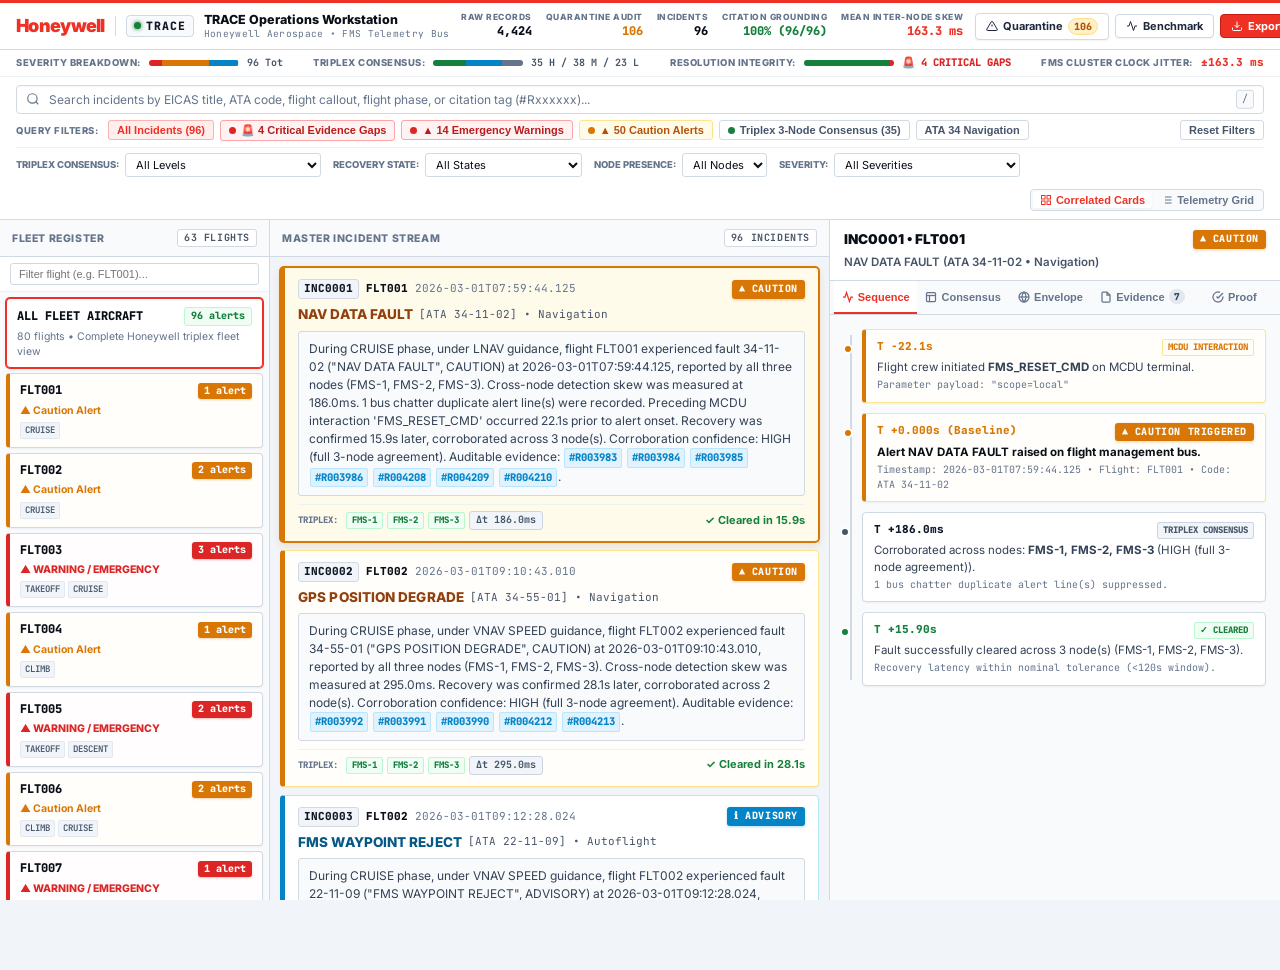
<file: index.html>
<!DOCTYPE html>
<html lang="en">
<head>
  <meta charset="UTF-8">
  <meta name="viewport" content="width=device-width, initial-scale=1.0">
  <title>Honeywell TRACE — Avionics Incident Reconstruction & Correlation Workstation</title>
  <meta name="description" content="Honeywell Aerospace triplex telemetry correlation and causal timeline reconstruction engine for flight management systems.">
  <link rel="preconnect" href="https://fonts.googleapis.com">
  <link rel="preconnect" href="https://fonts.gstatic.com" crossorigin>
  <link href="https://fonts.googleapis.com/css2?family=Inter:wght@400;500;600;700;800;900&family=JetBrains+Mono:wght@400;500;600;700;800&display=swap" rel="stylesheet">
  <style>
    :root {
      /* Honeywell Aerospace Corporate & Forge Design Tokens */
      --hw-red: #ee3124;
      --hw-red-dark: #c51d12;
      --hw-red-dim: rgba(238, 49, 36, 0.08);
      --hw-red-border: rgba(238, 49, 36, 0.3);
      
      --hw-navy: #111827;
      --hw-navy-subtle: #1f2937;

      /* Honeywell Clean White Surfaces */
      --bg-app: #f1f4f8;
      --bg-panel: #ffffff;
      --bg-surface: #f8fafc;
      --bg-card: #ffffff;
      --bg-input: #ffffff;

      /* Precision Light Borders */
      --border-subtle: #edf2f7;
      --border-base: #d1d9e2;
      --border-strong: #94a3b8;
      --border-accent: #ee3124;

      /* High-Contrast Typography */
      --text-bright: #090e17;
      --text-main: #1e293b;
      --text-muted: #475569;
      --text-dim: #64748b;
      --text-ghost: #94a3b8;

      /* Honeywell Aviation High-Visibility Alert Tokens */
      /* EMERGENCY / WARNING: Level A Alert (Requires immediate awareness & action) */
      --alert-warning: #dc2626;
      --alert-warning-hover: #b91c1c;
      --alert-warning-bg: #fff5f5;
      --alert-warning-border: #fca5a5;

      /* CAUTION: Level B Alert (Requires prompt crew awareness & action) */
      --alert-caution: #d97706;
      --alert-caution-hover: #b45309;
      --alert-caution-bg: #fffdf5;
      --alert-caution-border: #fde68a;

      /* ADVISORY: Level C Alert (Operational crew awareness) */
      --alert-advisory: #0284c7;
      --alert-advisory-hover: #0369a1;
      --alert-advisory-bg: #f0f9ff;
      --alert-advisory-border: #bae6fd;

      /* NOMINAL / RESOLVED */
      --alert-nominal: #15803d;
      --alert-nominal-bg: #f0fdf4;
      --alert-nominal-border: #bbf7d0;

      --font-sans: 'Inter', -apple-system, BlinkMacSystemFont, 'Segoe UI', Roboto, sans-serif;
      --font-mono: 'JetBrains Mono', 'SF Mono', Consolas, monospace;
      --shadow-sm: 0 1px 2px rgba(16, 24, 40, 0.05);
      --shadow-md: 0 2px 6px -1px rgba(16, 24, 40, 0.08), 0 2px 4px -2px rgba(16, 24, 40, 0.05);
      --shadow-lg: 0 10px 24px -3px rgba(16, 24, 40, 0.12), 0 4px 6px -4px rgba(16, 24, 40, 0.06);
    }

    * { box-sizing: border-box; margin: 0; padding: 0; }
    
    html, body {
      background-color: var(--bg-app);
      color: var(--text-main);
      font-family: var(--font-sans);
      font-size: 13px;
      line-height: 1.45;
      height: 100vh;
      overflow: hidden;
      -webkit-font-smoothing: antialiased;
    }

    /* Scrollbars */
    ::-webkit-scrollbar { width: 5px; height: 5px; }
    ::-webkit-scrollbar-track { background: transparent; }
    ::-webkit-scrollbar-thumb { background: #cbd5e1; border-radius: 3px; }
    ::-webkit-scrollbar-thumb:hover { background: #94a3b8; }

    /* Honeywell Header: Responsive, Zero-Collision at 1366px */
    header.app-header {
      background: var(--bg-panel);
      border-top: 3px solid var(--hw-red);
      border-bottom: 1px solid var(--border-base);
      height: 50px;
      min-height: 50px;
      padding: 0 16px;
      display: flex;
      align-items: center;
      justify-content: space-between;
      gap: 12px;
      user-select: none;
      z-index: 50;
      box-shadow: var(--shadow-sm);
      overflow: hidden;
    }

    .brand-cluster {
      display: flex;
      align-items: center;
      gap: 10px;
      flex-shrink: 0;
    }

    .hw-logo {
      font-family: var(--font-sans);
      font-weight: 900;
      font-size: 18px;
      letter-spacing: -0.7px;
      color: var(--hw-red);
      display: flex;
      align-items: center;
      line-height: 1;
    }

    .hw-divider {
      width: 1px;
      height: 20px;
      background: var(--border-base);
    }

    .brand-mark {
      background: #f8fafc;
      border: 1px solid var(--border-base);
      color: var(--hw-navy);
      font-family: var(--font-mono);
      font-weight: 800;
      font-size: 11.5px;
      letter-spacing: 1px;
      padding: 2px 7px;
      border-radius: 4px;
      display: flex;
      align-items: center;
      gap: 5px;
    }

    .brand-mark .pulse-dot {
      width: 7px;
      height: 7px;
      border-radius: 50%;
      background: var(--alert-nominal);
      box-shadow: 0 0 4px var(--alert-nominal);
    }

    .brand-meta {
      display: flex;
      flex-direction: column;
      white-space: nowrap;
    }

    .brand-title {
      font-size: 12.5px;
      font-weight: 800;
      color: var(--text-bright);
      line-height: 1.2;
    }

    .brand-subtitle {
      font-size: 9.5px;
      color: var(--text-dim);
      font-family: var(--font-mono);
      letter-spacing: 0.3px;
    }

    .header-telemetry {
      display: flex;
      align-items: center;
      gap: 14px;
      flex-shrink: 0;
    }

    .kpi-cell {
      display: flex;
      flex-direction: column;
      align-items: flex-end;
      white-space: nowrap;
    }

    .kpi-label {
      font-size: 8.5px;
      font-weight: 800;
      text-transform: uppercase;
      letter-spacing: 0.5px;
      color: var(--text-dim);
      white-space: nowrap;
    }

    .kpi-value {
      font-family: var(--font-mono);
      font-size: 12px;
      font-weight: 800;
      color: var(--text-bright);
      white-space: nowrap;
    }

    .kpi-value.good { color: var(--alert-nominal); }
    .kpi-value.caution { color: var(--alert-caution); }
    .kpi-value.warning { color: var(--alert-warning); }

    .header-actions {
      display: flex;
      align-items: center;
      gap: 6px;
      flex-shrink: 0;
    }

    button.btn {
      display: inline-flex;
      align-items: center;
      gap: 5px;
      background: var(--bg-panel);
      border: 1px solid var(--border-base);
      color: var(--text-main);
      font-size: 11px;
      font-weight: 700;
      font-family: var(--font-sans);
      padding: 4px 10px;
      border-radius: 4px;
      cursor: pointer;
      box-shadow: var(--shadow-sm);
      white-space: nowrap;
      transition: background 0.15s, border-color 0.15s, color 0.15s;
    }
    button.btn:hover {
      background: var(--bg-surface);
      border-color: var(--border-strong);
      color: var(--text-bright);
    }
    button.btn-accent {
      background: var(--hw-red);
      border-color: var(--hw-red-dark);
      color: #ffffff;
    }
    button.btn-accent:hover {
      background: var(--hw-red-dark);
      border-color: var(--hw-red-dark);
      color: #ffffff;
    }

    .badge-count {
      font-family: var(--font-mono);
      font-size: 10px;
      padding: 1px 5px;
      border-radius: 10px;
      background: #fef0c7;
      color: #b45309;
      border: 1px solid #fedf89;
      font-weight: 800;
    }

    /* Live Telemetry Health Bar: Flex with Zero Wrapping */
    .telemetry-ribbon {
      background: #ffffff;
      border-bottom: 1px solid var(--border-subtle);
      padding: 5px 16px;
      display: flex;
      align-items: center;
      justify-content: space-between;
      gap: 16px;
      font-size: 11px;
      white-space: nowrap;
      overflow-x: auto;
    }

    .ribbon-item {
      display: flex;
      align-items: center;
      gap: 8px;
      flex-shrink: 0;
      white-space: nowrap;
    }

    .ribbon-label {
      color: var(--text-dim);
      font-size: 9.5px;
      font-weight: 800;
      text-transform: uppercase;
      letter-spacing: 0.5px;
      white-space: nowrap;
    }

    .stacked-bar-container {
      width: 90px;
      height: 6px;
      background: #e2e8f0;
      border-radius: 3px;
      overflow: hidden;
      display: flex;
    }
    .bar-seg { height: 100%; }

    /* Command / Query Ribbon */
    .query-ribbon {
      background: var(--bg-panel);
      border-bottom: 1px solid var(--border-base);
      padding: 8px 16px;
      display: flex;
      flex-direction: column;
      gap: 6px;
      box-shadow: 0 1px 2px rgba(0,0,0,0.02);
    }

    .search-row {
      display: flex;
      gap: 10px;
      align-items: center;
    }

    .search-input-wrapper {
      position: relative;
      flex: 1;
    }

    .search-input-wrapper svg {
      position: absolute;
      left: 10px;
      top: 50%;
      transform: translateY(-50%);
      color: var(--text-dim);
      pointer-events: none;
    }

    .search-input {
      width: 100%;
      background: #ffffff;
      border: 1px solid var(--border-base);
      border-radius: 4px;
      color: var(--text-bright);
      font-family: var(--font-sans);
      font-size: 12px;
      padding: 6px 10px 6px 32px;
      outline: none;
      box-shadow: inset 0 1px 2px rgba(0,0,0,0.03);
      transition: border-color 0.15s, box-shadow 0.15s;
    }
    .search-input:focus {
      border-color: var(--hw-red);
      box-shadow: 0 0 0 2px var(--hw-red-dim);
    }
    .search-input::placeholder {
      color: var(--text-dim);
    }

    .shortcut-hint {
      position: absolute;
      right: 10px;
      top: 50%;
      transform: translateY(-50%);
      font-family: var(--font-mono);
      font-size: 10px;
      color: var(--text-dim);
      background: var(--bg-surface);
      border: 1px solid var(--border-base);
      padding: 1px 5px;
      border-radius: 3px;
    }

    .preset-chips-row {
      display: flex;
      align-items: center;
      gap: 6px;
      flex-wrap: wrap;
    }

    .preset-label {
      font-size: 9.5px;
      color: var(--text-dim);
      text-transform: uppercase;
      letter-spacing: 0.5px;
      font-weight: 800;
      margin-right: 4px;
    }

    .chip {
      background: var(--bg-panel);
      border: 1px solid var(--border-base);
      color: var(--text-muted);
      font-size: 11px;
      padding: 3px 8px;
      border-radius: 3px;
      cursor: pointer;
      user-select: none;
      transition: all 0.15s;
      display: inline-flex;
      align-items: center;
      gap: 5px;
      font-weight: 600;
      white-space: nowrap;
    }
    .chip:hover {
      background: var(--bg-surface);
      border-color: var(--border-strong);
      color: var(--text-bright);
    }
    .chip.active {
      background: var(--hw-red-dim);
      border-color: var(--hw-red-border);
      color: var(--hw-red);
      font-weight: 800;
    }
    .chip.chip-emergency {
      border-color: #fca5a5;
      background: #fef2f2;
      color: #b91c1c;
    }
    .chip.chip-emergency.active {
      background: #fee2e2;
      border-color: #dc2626;
      color: #991b1b;
    }
    .chip.chip-caution {
      border-color: #fde68a;
      background: #fffbeb;
      color: #b45309;
    }
    .chip.chip-caution.active {
      background: #fef3c7;
      border-color: #d97706;
      color: #92400e;
    }

    .chip-indicator {
      width: 7px;
      height: 7px;
      border-radius: 50%;
    }

    .filter-controls-row {
      display: flex;
      gap: 12px;
      align-items: center;
      flex-wrap: wrap;
      border-top: 1px solid var(--border-subtle);
      padding-top: 5px;
    }

    .filter-item {
      display: flex;
      align-items: center;
      gap: 6px;
    }

    .filter-item label {
      font-size: 9.5px;
      color: var(--text-dim);
      text-transform: uppercase;
      font-weight: 800;
    }

    select.select-filter {
      background: var(--bg-panel);
      border: 1px solid var(--border-base);
      color: var(--text-bright);
      font-family: var(--font-sans);
      font-size: 11px;
      padding: 3px 6px;
      border-radius: 3px;
      outline: none;
      cursor: pointer;
    }
    select.select-filter:focus {
      border-color: var(--hw-red);
    }

    .view-toggle-group {
      margin-left: auto;
      display: flex;
      background: var(--bg-surface);
      border: 1px solid var(--border-base);
      border-radius: 4px;
      padding: 2px;
      gap: 2px;
    }

    .view-toggle-btn {
      background: transparent;
      border: none;
      color: var(--text-dim);
      font-size: 11px;
      padding: 2px 7px;
      border-radius: 2px;
      cursor: pointer;
      display: flex;
      align-items: center;
      gap: 4px;
      font-weight: 700;
    }
    .view-toggle-btn:hover { color: var(--text-bright); }
    .view-toggle-btn.active {
      background: #ffffff;
      color: var(--hw-red);
      box-shadow: var(--shadow-sm);
    }

    /* Main Tri-Pane Workstation */
    main.workstation-container {
      display: grid;
      grid-template-columns: 270px 1fr 450px;
      height: calc(100vh - 150px);
      background: var(--bg-app);
      overflow: hidden;
    }

    /* PANE 1: Fleet Register */
    .pane-fleet {
      background: var(--bg-panel);
      border-right: 1px solid var(--border-base);
      display: flex;
      flex-direction: column;
      overflow: hidden;
    }

    .pane-header {
      padding: 9px 12px;
      background: #f8fafc;
      border-bottom: 1px solid var(--border-base);
      display: flex;
      justify-content: space-between;
      align-items: center;
      font-size: 10.5px;
      font-weight: 800;
      letter-spacing: 0.6px;
      text-transform: uppercase;
      color: var(--text-dim);
    }

    .pane-header .counter {
      font-family: var(--font-mono);
      font-size: 10px;
      color: var(--text-muted);
      background: #ffffff;
      padding: 1px 6px;
      border-radius: 3px;
      border: 1px solid var(--border-base);
      font-weight: 700;
    }

    .fleet-search-bar {
      padding: 6px 10px;
      border-bottom: 1px solid var(--border-subtle);
      background: #ffffff;
    }

    .fleet-search-input {
      width: 100%;
      background: #ffffff;
      border: 1px solid var(--border-base);
      border-radius: 3px;
      color: var(--text-bright);
      font-size: 11px;
      padding: 4px 8px;
      outline: none;
    }
    .fleet-search-input:focus { border-color: var(--hw-red); }

    .fleet-scroll {
      flex: 1;
      overflow-y: auto;
      padding: 6px;
      display: flex;
      flex-direction: column;
      gap: 5px;
      background: #f8fafc;
    }

    .flight-row-card {
      background: #ffffff;
      border: 1px solid var(--border-base);
      border-radius: 4px;
      padding: 8px 10px;
      cursor: pointer;
      transition: all 0.15s;
      position: relative;
      box-shadow: var(--shadow-sm);
    }
    .flight-row-card:hover {
      border-color: var(--border-strong);
      transform: translateY(-1px);
    }
    .flight-row-card.active {
      border-color: var(--hw-red) !important;
      box-shadow: 0 0 0 1px var(--hw-red), var(--shadow-md) !important;
    }

    /* Severity indicators on left border for Fleet cards */
    .flight-row-card.flight-has-emergency {
      border-left: 4px solid var(--alert-warning) !important;
      background: #fffdfd;
    }
    .flight-row-card.flight-has-caution {
      border-left: 4px solid var(--alert-caution) !important;
      background: #fffefb;
    }
    .flight-row-card.flight-nominal {
      border-left: 4px solid var(--alert-nominal) !important;
    }

    .flight-top-line {
      display: flex;
      justify-content: space-between;
      align-items: center;
      margin-bottom: 3px;
    }

    .flight-callout {
      font-family: var(--font-mono);
      font-size: 12px;
      font-weight: 800;
      color: var(--text-bright);
    }

    .flight-alert-count {
      font-family: var(--font-mono);
      font-size: 10px;
      padding: 1px 6px;
      border-radius: 3px;
      font-weight: 800;
    }
    .count-emergency {
      background: var(--alert-warning);
      color: #ffffff;
      box-shadow: 0 1px 2px rgba(220, 38, 38, 0.3);
    }
    .count-caution {
      background: var(--alert-caution);
      color: #ffffff;
      box-shadow: 0 1px 2px rgba(217, 119, 6, 0.3);
    }
    .count-advisory {
      background: var(--alert-advisory-bg);
      color: var(--alert-advisory);
      border: 1px solid var(--alert-advisory-border);
    }
    .count-nominal {
      background: var(--alert-nominal-bg);
      color: var(--alert-nominal);
      border: 1px solid var(--alert-nominal-border);
    }

    .flight-phases-strip {
      display: flex;
      gap: 3px;
      flex-wrap: wrap;
      margin-top: 4px;
    }

    .phase-pill {
      font-size: 9px;
      font-family: var(--font-mono);
      color: var(--text-muted);
      background: #f1f5f9;
      padding: 1px 4px;
      border-radius: 2px;
      border: 1px solid #e2e8f0;
      font-weight: 600;
    }

    /* PANE 2: Incident Feed & Master Correlation Matrix */
    .pane-incidents {
      background: var(--bg-app);
      border-right: 1px solid var(--border-base);
      display: flex;
      flex-direction: column;
      overflow: hidden;
    }

    .incident-feed-scroll {
      flex: 1;
      overflow-y: auto;
      padding: 10px;
      display: flex;
      flex-direction: column;
      gap: 8px;
    }

    /* Card Mode: Prominent Alert Borders */
    .incident-entry {
      background: #ffffff;
      border: 1px solid var(--border-base);
      border-radius: 4px;
      padding: 11px 13px;
      cursor: pointer;
      transition: background 0.15s, border-color 0.15s, box-shadow 0.15s;
      position: relative;
      box-shadow: var(--shadow-sm);
    }
    .incident-entry:hover {
      box-shadow: var(--shadow-md);
      transform: translateY(-1px);
    }

    /* Severity border stripes */
    .incident-entry.inc-sev-WARNING {
      border-left: 5px solid var(--alert-warning) !important;
      border-color: #fca5a5;
      background: #fffdfd;
    }
    .incident-entry.inc-sev-CAUTION {
      border-left: 5px solid var(--alert-caution) !important;
      border-color: #fde68a;
      background: #fffefb;
    }
    .incident-entry.inc-sev-ADVISORY {
      border-left: 5px solid var(--alert-advisory) !important;
      border-color: #bae6fd;
      background: #ffffff;
    }

    .incident-entry.inc-sev-WARNING.active {
      border-color: var(--alert-warning) !important;
      background: #fef2f2 !important;
      box-shadow: 0 0 0 1px var(--alert-warning), 0 3px 8px rgba(220, 38, 38, 0.2) !important;
    }
    .incident-entry.inc-sev-CAUTION.active {
      border-color: var(--alert-caution) !important;
      background: #fffbeb !important;
      box-shadow: 0 0 0 1px var(--alert-caution), 0 3px 8px rgba(217, 119, 6, 0.2) !important;
    }
    .incident-entry.inc-sev-ADVISORY.active {
      border-color: var(--alert-advisory) !important;
      background: #f0f9ff !important;
      box-shadow: 0 0 0 1px var(--alert-advisory), 0 3px 8px rgba(2, 132, 199, 0.2) !important;
    }

    .incident-entry-header {
      display: flex;
      justify-content: space-between;
      align-items: center;
      margin-bottom: 6px;
    }

    .header-left-cluster {
      display: flex;
      align-items: center;
      gap: 7px;
    }

    .inc-tag {
      font-family: var(--font-mono);
      font-size: 11px;
      font-weight: 800;
      color: var(--hw-navy);
      background: #f1f5f9;
      padding: 1px 5px;
      border-radius: 3px;
      border: 1px solid var(--border-base);
    }

    .inc-flight-tag {
      font-family: var(--font-mono);
      font-size: 11px;
      font-weight: 800;
      color: var(--text-bright);
    }

    .inc-timestamp {
      font-family: var(--font-mono);
      font-size: 11px;
      color: var(--text-dim);
    }

    /* Severity Badges (Solid High Visibility) */
    .severity-badge {
      font-family: var(--font-mono);
      font-size: 10px;
      font-weight: 900;
      text-transform: uppercase;
      padding: 2px 7px;
      border-radius: 3px;
      letter-spacing: 0.6px;
      display: inline-flex;
      align-items: center;
      gap: 4px;
    }
    .sev-WARNING {
      background: var(--alert-warning);
      color: #ffffff;
      box-shadow: 0 1px 3px rgba(220, 38, 38, 0.35);
    }
    .sev-CAUTION {
      background: var(--alert-caution);
      color: #ffffff;
      box-shadow: 0 1px 3px rgba(217, 119, 6, 0.35);
    }
    .sev-ADVISORY {
      background: var(--alert-advisory);
      color: #ffffff;
      box-shadow: 0 1px 3px rgba(2, 132, 199, 0.3);
    }

    .eicas-alert-line {
      display: flex;
      align-items: center;
      gap: 6px;
      margin-bottom: 6px;
    }

    .eicas-title {
      font-size: 13.5px;
      font-weight: 800;
      letter-spacing: 0.1px;
    }
    .title-WARNING { color: #991b1b; }
    .title-CAUTION { color: #92400e; }
    .title-ADVISORY { color: #075985; }

    .ata-code {
      font-family: var(--font-mono);
      font-size: 11px;
      color: var(--text-muted);
    }

    /* Emergency Alert Banner inside cards */
    .emergency-alert-strip {
      background: #fef2f2;
      border: 1px solid #fca5a5;
      border-left: 4px solid var(--alert-warning);
      color: #991b1b;
      font-size: 10.5px;
      font-weight: 700;
      padding: 5px 8px;
      border-radius: 3px;
      margin-bottom: 8px;
      display: flex;
      align-items: center;
      gap: 6px;
    }
    .emergency-pulsing-badge {
      background: var(--alert-warning);
      color: #ffffff;
      font-size: 8.5px;
      font-weight: 900;
      padding: 1px 5px;
      border-radius: 2px;
      letter-spacing: 0.5px;
      white-space: nowrap;
    }

    .narrative-block {
      background: #f8fafc;
      border: 1px solid var(--border-base);
      border-radius: 3px;
      padding: 8px 10px;
      font-size: 12px;
      line-height: 1.5;
      color: #334155;
      margin-bottom: 8px;
    }

    .citation-link {
      font-family: var(--font-mono);
      font-size: 10.5px;
      font-weight: 800;
      color: #0284c7;
      background: #e0f2fe;
      border: 1px solid #bae6fd;
      padding: 1px 4px;
      border-radius: 2px;
      cursor: pointer;
      display: inline-block;
      margin: 0 1px;
      transition: all 0.15s;
    }
    .citation-link:hover {
      background: #0284c7;
      color: #ffffff;
      border-color: #0284c7;
    }

    .meta-footer-line {
      display: flex;
      justify-content: space-between;
      align-items: center;
      font-size: 11px;
      color: var(--text-dim);
      border-top: 1px solid var(--border-subtle);
      padding-top: 6px;
    }

    .triplex-node-matrix {
      display: flex;
      align-items: center;
      gap: 4px;
    }

    .matrix-label {
      font-size: 9px;
      font-family: var(--font-mono);
      color: var(--text-dim);
      margin-right: 4px;
      font-weight: 800;
    }

    .node-indicator {
      font-family: var(--font-mono);
      font-size: 9px;
      padding: 1px 5px;
      border-radius: 2px;
      background: #f1f5f9;
      border: 1px solid var(--border-base);
      color: var(--text-ghost);
      font-weight: 600;
    }
    .node-indicator.active {
      background: var(--alert-nominal-bg);
      border-color: var(--alert-nominal-border);
      color: var(--alert-nominal);
      font-weight: 800;
    }

    .clock-skew-pill {
      font-family: var(--font-mono);
      font-size: 10px;
      color: #475569;
      background: #f1f5f9;
      border: 1px solid #cbd5e1;
      padding: 1px 6px;
      border-radius: 3px;
      font-weight: 700;
    }

    .resolution-status-tag {
      display: flex;
      align-items: center;
      gap: 5px;
      font-size: 11px;
      font-weight: 700;
    }
    .res-resolved { color: var(--alert-nominal); }
    .res-unresolved { color: var(--alert-warning); font-weight: 900; }

    /* Table View */
    .table-container {
      flex: 1;
      overflow: auto;
      background: #ffffff;
    }

    table.data-grid {
      width: 100%;
      border-collapse: collapse;
      font-size: 11.5px;
      font-family: var(--font-mono);
    }

    table.data-grid th {
      background: #f8fafc;
      color: var(--text-dim);
      text-transform: uppercase;
      font-size: 9.5px;
      font-weight: 800;
      letter-spacing: 0.5px;
      padding: 7px 10px;
      border-bottom: 1px solid var(--border-base);
      text-align: left;
      position: sticky;
      top: 0;
      z-index: 10;
    }

    table.data-grid td {
      padding: 7px 10px;
      border-bottom: 1px solid var(--border-subtle);
      color: var(--text-main);
      white-space: nowrap;
    }

    table.data-grid tr:hover td {
      background: #f8fafc;
    }

    table.data-grid tr.selected td {
      background: #fff5f5;
      border-bottom-color: var(--hw-red);
      font-weight: 700;
    }

    /* PANE 3: Deep Diagnostic & Evidence Inspector */
    .pane-inspector {
      background: var(--bg-panel);
      display: flex;
      flex-direction: column;
      overflow: hidden;
    }

    .inspector-header {
      background: #ffffff;
      border-bottom: 1px solid var(--border-base);
      padding: 10px 14px;
    }

    .inspector-title-row {
      display: flex;
      justify-content: space-between;
      align-items: center;
      margin-bottom: 4px;
    }

    .inspector-inc-title {
      font-size: 13.5px;
      font-weight: 900;
      color: var(--text-bright);
    }

    /* Tab Controls: Zero Text Wrapping */
    .tab-navigation {
      display: flex;
      border-bottom: 1px solid var(--border-base);
      background: #f8fafc;
      padding: 0 4px;
      gap: 2px;
      overflow-x: auto;
    }

    .tab-btn {
      background: transparent;
      border: none;
      border-bottom: 2px solid transparent;
      color: var(--text-dim);
      font-size: 11px;
      font-weight: 700;
      padding: 8px 6px;
      cursor: pointer;
      display: flex;
      align-items: center;
      justify-content: center;
      gap: 4px;
      white-space: nowrap;
      flex: 1;
      transition: all 0.15s;
    }
    .tab-btn:hover { color: var(--text-bright); }
    .tab-btn.active {
      color: var(--hw-red);
      border-bottom-color: var(--hw-red);
      font-weight: 800;
      background: #ffffff;
    }

    .tab-badge {
      background: #e2e8f0;
      color: #334155;
      font-size: 9.5px;
      padding: 1px 5px;
      border-radius: 10px;
      font-family: var(--font-mono);
      font-weight: 800;
    }

    .tab-content-area {
      flex: 1;
      overflow-y: auto;
      padding: 14px;
      background: #f8fafc;
    }

    /* Tab 1: Causal Sequence Waterfall */
    .timeline-chronogram {
      display: flex;
      flex-direction: column;
      gap: 10px;
      position: relative;
      padding-left: 18px;
    }
    .timeline-chronogram::before {
      content: '';
      position: absolute;
      left: 6px;
      top: 6px;
      bottom: 6px;
      width: 2px;
      background: var(--border-base);
    }

    .chronogram-step {
      position: relative;
      background: #ffffff;
      border: 1px solid var(--border-base);
      border-radius: 4px;
      padding: 9px 11px;
      box-shadow: var(--shadow-sm);
    }
    .chronogram-step.step-warning {
      border-left: 4px solid var(--alert-warning) !important;
      border-color: #fca5a5;
      background: #fffdfd;
    }
    .chronogram-step.step-caution {
      border-left: 4px solid var(--alert-caution) !important;
      border-color: #fde68a;
      background: #fffefb;
    }

    .chronogram-marker {
      position: absolute;
      left: -18px;
      top: 14px;
      width: 10px;
      height: 10px;
      border-radius: 50%;
      background: var(--border-strong);
      border: 2px solid #ffffff;
      transform: translateX(-50%);
    }
    .marker-pilot { background: var(--alert-caution); }
    .marker-warning { background: var(--alert-warning); }
    .marker-caution { background: var(--alert-caution); }
    .marker-skew { background: #475569; }
    .marker-recovery { background: var(--alert-nominal); }

    .chrono-top {
      display: flex;
      justify-content: space-between;
      margin-bottom: 3px;
    }

    .chrono-time-offset {
      font-family: var(--font-mono);
      font-size: 11px;
      font-weight: 800;
      color: var(--text-bright);
    }

    .chrono-badge {
      font-family: var(--font-mono);
      font-size: 9px;
      padding: 1px 5px;
      border-radius: 2px;
      text-transform: uppercase;
      font-weight: 800;
    }

    .chrono-desc {
      font-size: 11.5px;
      color: #334155;
      line-height: 1.4;
    }

    .chrono-meta {
      font-family: var(--font-mono);
      font-size: 10px;
      color: var(--text-dim);
      margin-top: 3px;
    }

    /* Tab 2: Triplex Matrix */
    .metric-grid-2x2 {
      display: grid;
      grid-template-columns: 1fr 1fr;
      gap: 8px;
      margin-bottom: 12px;
    }

    .metric-box {
      background: #ffffff;
      border: 1px solid var(--border-base);
      border-radius: 4px;
      padding: 9px;
      box-shadow: var(--shadow-sm);
    }
    .metric-box-title {
      font-size: 9px;
      text-transform: uppercase;
      color: var(--text-dim);
      font-weight: 800;
      letter-spacing: 0.5px;
      margin-bottom: 3px;
    }
    .metric-box-val {
      font-family: var(--font-mono);
      font-size: 13px;
      font-weight: 800;
      color: var(--text-bright);
    }

    .consensus-table {
      width: 100%;
      border-collapse: collapse;
      font-size: 11px;
      background: #ffffff;
      border: 1px solid var(--border-base);
      border-radius: 4px;
      overflow: hidden;
      margin-bottom: 12px;
      box-shadow: var(--shadow-sm);
    }
    .consensus-table th {
      background: #f8fafc;
      border-bottom: 1px solid var(--border-base);
      color: var(--text-dim);
      font-size: 9.5px;
      text-transform: uppercase;
      padding: 6px 9px;
      text-align: left;
      font-weight: 800;
    }
    .consensus-table td {
      padding: 6px 9px;
      border-bottom: 1px solid var(--border-subtle);
      font-family: var(--font-mono);
      color: var(--text-main);
    }

    /* Tab 3: Flight Envelope & Level 3 Context */
    .context-card {
      background: #ffffff;
      border: 1px solid var(--border-base);
      border-radius: 4px;
      padding: 11px;
      margin-bottom: 9px;
      box-shadow: var(--shadow-sm);
    }
    .context-card-title {
      font-size: 9.5px;
      font-weight: 800;
      text-transform: uppercase;
      color: var(--text-dim);
      letter-spacing: 0.5px;
      margin-bottom: 7px;
      display: flex;
      justify-content: space-between;
    }

    .key-val-row {
      display: flex;
      justify-content: space-between;
      padding: 4px 0;
      font-size: 11.5px;
      border-bottom: 1px dashed var(--border-base);
    }
    .key-val-row:last-child { border-bottom: none; }
    .key-val-label { color: var(--text-muted); }
    .key-val-value { font-family: var(--font-mono); font-weight: 700; color: var(--text-bright); }

    /* Tab 4: Raw Records */
    .record-item-card {
      background: #ffffff;
      border: 1px solid var(--border-base);
      border-radius: 4px;
      padding: 9px;
      margin-bottom: 7px;
      cursor: pointer;
      transition: all 0.15s;
      box-shadow: var(--shadow-sm);
    }
    .record-item-card:hover {
      border-color: var(--hw-red);
      box-shadow: var(--shadow-md);
    }

    .record-item-top {
      display: flex;
      justify-content: space-between;
      margin-bottom: 3px;
    }

    .record-id-badge {
      font-family: var(--font-mono);
      font-size: 11px;
      font-weight: 800;
      color: var(--hw-red);
    }

    .record-family-badge {
      font-family: var(--font-mono);
      font-size: 9.5px;
      color: var(--text-dim);
      text-transform: uppercase;
      font-weight: 800;
    }

    .record-payload-preview {
      font-family: var(--font-mono);
      font-size: 10px;
      color: #334155;
      background: #f8fafc;
      border: 1px solid var(--border-subtle);
      padding: 5px 7px;
      border-radius: 3px;
      margin-top: 5px;
      overflow-x: auto;
      white-space: pre-wrap;
      word-break: break-all;
    }

    /* Tab 5: Verification Certificate */
    .verification-card {
      background: #ffffff;
      border: 1px solid var(--alert-nominal-border);
      border-left: 4px solid var(--alert-nominal);
      border-radius: 4px;
      padding: 12px;
      margin-bottom: 12px;
      box-shadow: var(--shadow-sm);
    }

    .verification-stamp {
      display: flex;
      align-items: center;
      gap: 10px;
      margin-bottom: 8px;
    }

    .verification-stamp svg {
      color: var(--alert-nominal);
    }

    .stamp-text {
      font-size: 12px;
      font-weight: 900;
      color: var(--alert-nominal);
      letter-spacing: 0.5px;
      text-transform: uppercase;
    }

    /* Modal System */
    .modal-backdrop {
      position: fixed;
      inset: 0;
      background: rgba(15, 23, 42, 0.45);
      backdrop-filter: blur(3px);
      display: none;
      align-items: center;
      justify-content: center;
      z-index: 1000;
    }
    .modal-backdrop.open { display: flex; }

    .modal-window {
      background: #ffffff;
      border: 1px solid var(--border-strong);
      border-top: 3px solid var(--hw-red);
      border-radius: 6px;
      width: 780px;
      max-width: 95vw;
      max-height: 85vh;
      display: flex;
      flex-direction: column;
      box-shadow: var(--shadow-lg);
    }

    .modal-head {
      padding: 11px 16px;
      border-bottom: 1px solid var(--border-base);
      display: flex;
      justify-content: space-between;
      align-items: center;
      background: #f8fafc;
    }

    .modal-head-title {
      font-size: 13px;
      font-weight: 800;
      color: var(--text-bright);
    }

    .btn-close {
      background: none;
      border: none;
      color: var(--text-dim);
      font-size: 18px;
      cursor: pointer;
      line-height: 1;
      padding: 2px 6px;
    }
    .btn-close:hover { color: var(--hw-red); }

    .modal-body-area {
      padding: 16px;
      overflow-y: auto;
      flex: 1;
      background: #ffffff;
    }

    pre.code-viewer {
      background: #0f172a;
      border: 1px solid #1e293b;
      border-radius: 4px;
      padding: 12px;
      font-family: var(--font-mono);
      font-size: 11px;
      line-height: 1.5;
      color: #f8fafc;
      overflow-x: auto;
    }

    /* Toast Notification */
    .toast-alert {
      position: fixed;
      bottom: 20px;
      right: 20px;
      background: var(--hw-navy);
      border: 1px solid #334155;
      border-left: 3px solid var(--hw-red);
      color: #ffffff;
      padding: 8px 14px;
      border-radius: 4px;
      font-size: 12px;
      font-weight: 600;
      box-shadow: var(--shadow-lg);
      z-index: 2000;
      opacity: 0;
      transform: translateY(10px);
      transition: all 0.2s;
      pointer-events: none;
    }
    .toast-alert.show {
      opacity: 1;
      transform: translateY(0);
    }
  </style>
</head>
<body>

  <!-- Top Command Header (Single Line, No Collisions) -->
  <header class="app-header">
    <div class="brand-cluster">
      <div class="hw-logo">Honeywell</div>
      <div class="hw-divider"></div>
      <div class="brand-mark">
        <span class="pulse-dot"></span>
        TRACE
      </div>
      <div class="brand-meta">
        <span class="brand-title">TRACE Operations Workstation</span>
        <span class="brand-subtitle">Honeywell Aerospace &bull; FMS Telemetry Bus</span>
      </div>
    </div>

    <div class="header-telemetry">
      <div class="kpi-cell">
        <span class="kpi-label">Raw Records</span>
        <span class="kpi-value" id="hdr-records">4,424</span>
      </div>
      <div class="kpi-cell">
        <span class="kpi-label">Quarantine Audit</span>
        <span class="kpi-value caution" id="hdr-skipped">106</span>
      </div>
      <div class="kpi-cell">
        <span class="kpi-label">Incidents</span>
        <span class="kpi-value" id="hdr-incidents">96</span>
      </div>
      <div class="kpi-cell">
        <span class="kpi-label">Citation Grounding</span>
        <span class="kpi-value good">100% (96/96)</span>
      </div>
      <div class="kpi-cell">
        <span class="kpi-label">Mean Inter-Node Skew</span>
        <span class="kpi-value" style="color: var(--hw-red);">163.3 ms</span>
      </div>
    </div>

    <div class="header-actions">
      <button class="btn" onclick="openSkippedModal()" title="Inspect 106 unparseable records isolated with 0 silent drops">
        <svg width="12" height="12" viewBox="0 0 24 24" fill="none" stroke="currentColor" stroke-width="2"><path d="M10.29 3.86L1.82 18a2 2 0 0 0 1.71 3h16.94a2 2 0 0 0 1.71-3L13.71 3.86a2 2 0 0 0-3.42 0z"/><line x1="12" y1="9" x2="12" y2="13"/><line x1="12" y1="17" x2="12.01" y2="17"/></svg>
        Quarantine <span class="badge-count" id="btn-skipped-count">106</span>
      </button>
      <button class="btn" onclick="openBenchmarkModal()" title="View pipeline benchmark report">
        <svg width="12" height="12" viewBox="0 0 24 24" fill="none" stroke="currentColor" stroke-width="2"><polyline points="22 12 18 12 15 21 9 3 6 12 2 12"/></svg>
        Benchmark
      </button>
      <button class="btn btn-accent" onclick="exportActiveDossier()" title="Export structured JSON incident packet">
        <svg width="12" height="12" viewBox="0 0 24 24" fill="none" stroke="currentColor" stroke-width="2"><path d="M21 15v4a2 2 0 0 1-2 2H5a2 2 0 0 1-2-2v-4"/><polyline points="7 10 12 15 17 10"/><line x1="12" y1="15" x2="12" y2="3"/></svg>
        Export Dossier
      </button>
    </div>
  </header>

  <!-- Live Telemetry Health Bar -->
  <section class="telemetry-ribbon">
    <div class="ribbon-item">
      <span class="ribbon-label">Severity Breakdown:</span>
      <div class="stacked-bar-container" title="Warning: 14 | Caution: 50 | Advisory: 32">
        <div class="bar-seg" style="width: 14.6%; background: var(--alert-warning);"></div>
        <div class="bar-seg" style="width: 52.1%; background: var(--alert-caution);"></div>
        <div class="bar-seg" style="width: 33.3%; background: var(--alert-advisory);"></div>
      </div>
      <span style="font-family: var(--font-mono); font-size: 10px; color: var(--text-muted); font-weight: 700;">96 Tot</span>
    </div>

    <div class="ribbon-item">
      <span class="ribbon-label">Triplex Consensus:</span>
      <div class="stacked-bar-container" title="HIGH (3 Nodes): 35 | MEDIUM (2 Nodes): 38 | LOW (1 Node): 23">
        <div class="bar-seg" style="width: 36.5%; background: var(--alert-nominal);"></div>
        <div class="bar-seg" style="width: 39.6%; background: var(--alert-advisory);"></div>
        <div class="bar-seg" style="width: 24.0%; background: #64748b;"></div>
      </div>
      <span style="font-family: var(--font-mono); font-size: 10px; color: var(--text-muted); font-weight: 700;">35 H / 38 M / 23 L</span>
    </div>

    <div class="ribbon-item">
      <span class="ribbon-label">Resolution Integrity:</span>
      <div class="stacked-bar-container" title="92 Resolved / 4 Critical Evidence Gaps">
        <div class="bar-seg" style="width: 95.8%; background: var(--alert-nominal);"></div>
        <div class="bar-seg" style="width: 4.2%; background: var(--alert-warning);"></div>
      </div>
      <span style="font-family: var(--font-mono); font-size: 10.5px; color: var(--alert-warning); font-weight: 900;">🚨 4 CRITICAL GAPS</span>
    </div>

    <div class="ribbon-item" style="justify-content: flex-end;">
      <span class="ribbon-label">FMS Cluster Clock Jitter:</span>
      <span style="font-family: var(--font-mono); font-size: 11px; color: var(--hw-red); font-weight: 800;">&plusmn;163.3 ms</span>
    </div>
  </section>

  <!-- Query & Command Ribbon -->
  <section class="query-ribbon">
    <div class="search-row">
      <div class="search-input-wrapper">
        <svg width="14" height="14" viewBox="0 0 24 24" fill="none" stroke="currentColor" stroke-width="2"><circle cx="11" cy="11" r="8"/><line x1="21" y1="21" x2="16.65" y2="16.65"/></svg>
        <input type="text" id="globalSearch" class="search-input" placeholder="Search incidents by EICAS title, ATA code, flight callout, flight phase, or citation tag (#Rxxxxxx)..." oninput="applyFilters()">
        <span class="shortcut-hint">/</span>
      </div>
    </div>

    <div class="preset-chips-row">
      <span class="preset-label">Query Filters:</span>
      <button class="chip active" id="chip-all" onclick="setPreset('all')">
        All Incidents (96)
      </button>
      <button class="chip chip-emergency" id="chip-unresolved" onclick="setPreset('unresolved')">
        <span class="chip-indicator" style="background: var(--alert-warning);"></span>
        🚨 4 Critical Evidence Gaps
      </button>
      <button class="chip chip-emergency" id="chip-warning" onclick="setPreset('warning')">
        <span class="chip-indicator" style="background: var(--alert-warning);"></span>
        ▲ 14 Emergency Warnings
      </button>
      <button class="chip chip-caution" id="chip-caution" onclick="setPreset('caution')">
        <span class="chip-indicator" style="background: var(--alert-caution);"></span>
        ▲ 50 Caution Alerts
      </button>
      <button class="chip" id="chip-triplex-high" onclick="setPreset('triplex-high')">
        <span class="chip-indicator" style="background: var(--alert-nominal);"></span>
        Triplex 3-Node Consensus (35)
      </button>
      <button class="chip" id="chip-ata34" onclick="setPreset('ata34')">
        ATA 34 Navigation
      </button>
      <button class="chip" style="margin-left: auto;" onclick="resetAllFilters()">
        Reset Filters
      </button>
    </div>

    <div class="filter-controls-row">
      <div class="filter-item">
        <label>Triplex Consensus:</label>
        <select id="selConsensus" class="select-filter" onchange="applyFilters()">
          <option value="ALL">All Levels</option>
          <option value="HIGH">HIGH (Full 3-Node Agreement)</option>
          <option value="MEDIUM">MEDIUM (2-Node Agreement)</option>
          <option value="LOW">LOW (Single-Source)</option>
        </select>
      </div>

      <div class="filter-item">
        <label>Recovery State:</label>
        <select id="selRecovery" class="select-filter" onchange="applyFilters()">
          <option value="ALL">All States</option>
          <option value="RESOLVED">Resolved / Cleared (92)</option>
          <option value="UNRESOLVED">🚨 Unresolved Gap (4)</option>
        </select>
      </div>

      <div class="filter-item">
        <label>Node Presence:</label>
        <select id="selNode" class="select-filter" onchange="applyFilters()">
          <option value="ALL">All Nodes</option>
          <option value="FMS-1">FMS-1</option>
          <option value="FMS-2">FMS-2</option>
          <option value="FMS-3">FMS-3</option>
        </select>
      </div>

      <div class="filter-item">
        <label>Severity:</label>
        <select id="selSeverity" class="select-filter" onchange="applyFilters()">
          <option value="ALL">All Severities</option>
          <option value="WARNING">▲ WARNING (Emergency)</option>
          <option value="CAUTION">▲ CAUTION (Prompt Action)</option>
          <option value="ADVISORY">ℹ ADVISORY (Operational)</option>
        </select>
      </div>

      <div class="view-toggle-group">
        <button class="view-toggle-btn active" id="btn-view-cards" onclick="setViewMode('cards')">
          <svg width="12" height="12" viewBox="0 0 24 24" fill="none" stroke="currentColor" stroke-width="2"><rect x="3" y="3" width="7" height="7"/><rect x="14" y="3" width="7" height="7"/><rect x="14" y="14" width="7" height="7"/><rect x="3" y="14" width="7" height="7"/></svg>
          Correlated Cards
        </button>
        <button class="view-toggle-btn" id="btn-view-table" onclick="setViewMode('table')">
          <svg width="12" height="12" viewBox="0 0 24 24" fill="none" stroke="currentColor" stroke-width="2"><line x1="8" y1="6" x2="21" y2="6"/><line x1="8" y1="12" x2="21" y2="12"/><line x1="8" y1="18" x2="21" y2="18"/><line x1="3" y1="6" x2="3.01" y2="6"/><line x1="3" y1="12" x2="3.01" y2="12"/><line x1="3" y1="18" x2="3.01" y2="18"/></svg>
          Telemetry Grid
        </button>
      </div>
    </div>
  </section>

  <!-- Main Tri-Pane Operations Console -->
  <main class="workstation-container">
    
    <!-- PANE 1: Fleet Flight Register -->
    <aside class="pane-fleet">
      <div class="pane-header">
        <span>Fleet Register</span>
        <span class="counter" id="lbl-fleet-count">80 Flights</span>
      </div>
      <div class="fleet-search-bar">
        <input type="text" id="fleetFilterInput" class="fleet-search-input" placeholder="Filter flight (e.g. FLT001)..." oninput="renderFleetList()">
      </div>
      <div class="fleet-scroll" id="fleetContainer">
        <!-- Rendered via JS -->
      </div>
    </aside>

    <!-- PANE 2: Incident Feed & Master Correlation Grid -->
    <section class="pane-incidents">
      <div class="pane-header">
        <span>Master Incident Stream</span>
        <span class="counter" id="lbl-incident-count">96 Incidents</span>
      </div>

      <!-- Card Mode View Container -->
      <div class="incident-feed-scroll" id="incidentCardsContainer">
        <!-- Rendered via JS -->
      </div>

      <!-- Table Mode View Container -->
      <div class="table-container" id="incidentTableContainer" style="display: none;">
        <table class="data-grid">
          <thead>
            <tr>
              <th>ID</th>
              <th>Flight</th>
              <th>Onset (UTC)</th>
              <th>EICAS Alert</th>
              <th>ATA</th>
              <th>Severity</th>
              <th>Nodes</th>
              <th>Skew</th>
              <th>Status</th>
              <th>Evidence</th>
            </tr>
          </thead>
          <tbody id="incidentTableBody">
            <!-- Rendered via JS -->
          </tbody>
        </table>
      </div>
    </section>

    <!-- PANE 3: Deep Diagnostic & Evidence Inspector -->
    <aside class="pane-inspector">
      <div class="inspector-header">
        <div class="inspector-title-row">
          <span class="inspector-inc-title" id="insp-header-title">INC0001 &bull; FLT001</span>
          <span class="severity-badge sev-CAUTION" id="insp-header-sev">▲ CAUTION</span>
        </div>
        <div style="font-size: 11.5px; color: var(--text-muted); font-weight: 600;" id="insp-header-sub">
          NAV DATA FAULT (ATA 34 Navigation)
        </div>
      </div>

      <!-- Tab Controls: Clean, Non-wrapping -->
      <nav class="tab-navigation">
        <button class="tab-btn active" id="tab-btn-waterfall" onclick="switchTab('waterfall')">
          <svg width="12" height="12" viewBox="0 0 24 24" fill="none" stroke="currentColor" stroke-width="2.5"><polyline points="22 12 18 12 15 21 9 3 6 12 2 12"/></svg>
          Sequence
        </button>
        <button class="tab-btn" id="tab-btn-matrix" onclick="switchTab('matrix')">
          <svg width="12" height="12" viewBox="0 0 24 24" fill="none" stroke="currentColor" stroke-width="2.5"><rect x="3" y="3" width="18" height="18" rx="2" ry="2"/><line x1="3" y1="9" x2="21" y2="9"/><line x1="9" y1="21" x2="9" y2="9"/></svg>
          Consensus
        </button>
        <button class="tab-btn" id="tab-btn-envelope" onclick="switchTab('envelope')">
          <svg width="12" height="12" viewBox="0 0 24 24" fill="none" stroke="currentColor" stroke-width="2.5"><circle cx="12" cy="12" r="10"/><path d="M12 2a14.5 14.5 0 0 0 0 20 14.5 14.5 0 0 0 0-20"/><path d="M2 12h20"/></svg>
          Envelope
        </button>
        <button class="tab-btn" id="tab-btn-evidence" onclick="switchTab('evidence')">
          <svg width="12" height="12" viewBox="0 0 24 24" fill="none" stroke="currentColor" stroke-width="2.5"><path d="M14 2H6a2 2 0 0 0-2 2v16a2 2 0 0 0 2 2h12a2 2 0 0 0 2-2V8z"/><polyline points="14 2 14 8 20 8"/></svg>
          Evidence <span class="tab-badge" id="insp-badge-evidence-count">7</span>
        </button>
        <button class="tab-btn" id="tab-btn-verify" onclick="switchTab('verify')">
          <svg width="12" height="12" viewBox="0 0 24 24" fill="none" stroke="currentColor" stroke-width="2.5"><path d="M22 11.08V12a10 10 0 1 1-5.93-9.14"/><polyline points="22 4 12 14.01 9 11.01"/></svg>
          Proof
        </button>
      </nav>

      <!-- Tab Content Area -->
      <div class="tab-content-area">
        
        <!-- Tab 1: Causal Sequence Waterfall -->
        <div id="tab-panel-waterfall">
          <div class="timeline-chronogram" id="waterfallTimelineContainer">
            <!-- Dynamically populated -->
          </div>
        </div>

        <!-- Tab 2: Triplex Consensus Matrix -->
        <div id="tab-panel-matrix" style="display: none;">
          <div class="metric-grid-2x2">
            <div class="metric-box">
              <div class="metric-box-title">Consensus Confidence</div>
              <div class="metric-box-val" id="mat-confidence-val" style="color: var(--alert-nominal);">HIGH (3-Node)</div>
            </div>
            <div class="metric-box">
              <div class="metric-box-title">Max Node Clock Drift</div>
              <div class="metric-box-val" id="mat-skew-val" style="color: var(--hw-red);">186.0 ms</div>
            </div>
            <div class="metric-box">
              <div class="metric-box-title">Bus Chatter Duplicates</div>
              <div class="metric-box-val" id="mat-dups-val">1 absorbed</div>
            </div>
            <div class="metric-box">
              <div class="metric-box-title">Recovery Clearance</div>
              <div class="metric-box-val" id="mat-recovery-val" style="color: var(--alert-nominal);">15.9s (3 nodes)</div>
            </div>
          </div>

          <div style="font-size: 11px; font-weight: 800; text-transform: uppercase; color: var(--text-dim); margin-bottom: 6px;">
            Inter-Node Detection Agreement Matrix
          </div>
          <table class="consensus-table">
            <thead>
              <tr>
                <th>Flight Computer</th>
                <th>Fault Onset (UTC)</th>
                <th>Clock Offset</th>
                <th>Recovery Reported</th>
              </tr>
            </thead>
            <tbody id="matrixTableBody">
              <!-- Dynamically populated -->
            </tbody>
          </table>
        </div>

        <!-- Tab 3: Flight Envelope & Context (Level 3) -->
        <div id="tab-panel-envelope" style="display: none;">
          <div class="context-card">
            <div class="context-card-title">
              <span>Flight Dynamics at Fault Onset</span>
              <span style="font-family: var(--font-mono); color: var(--hw-red);" id="env-time-label">T=0.00s</span>
            </div>
            <div class="key-val-row">
              <span class="key-val-label">Flight Phase:</span>
              <span class="key-val-value" id="env-phase" style="color: #0284c7;">CRUISE</span>
            </div>
            <div class="key-val-row">
              <span class="key-val-label">Previous Phase:</span>
              <span class="key-val-value" id="env-prev-phase">CLIMB</span>
            </div>
            <div class="key-val-row">
              <span class="key-val-label">Autopilot Guidance Mode:</span>
              <span class="key-val-value" id="env-guidance" style="color: #7c3aed;">LNAV</span>
            </div>
          </div>

          <div class="context-card">
            <div class="context-card-title">
              <span>Preceding Pilot / MCDU Activity (Prior 30s)</span>
            </div>
            <div id="env-pilot-content">
              <!-- Dynamically populated -->
            </div>
          </div>

          <div class="context-card">
            <div class="context-card-title">
              <span>Synchronized Context Window Records (&plusmn;15s)</span>
              <span style="font-family: var(--font-mono);" id="env-ctx-count">4 records</span>
            </div>
            <div style="font-size: 11.5px; color: var(--text-muted); line-height: 1.5;" id="env-ctx-summary">
              Surrounding telemetry events synchronized with aircraft navigation sensors.
            </div>
          </div>
        </div>

        <!-- Tab 4: Auditable Evidence Records (Level 4) -->
        <div id="tab-panel-evidence" style="display: none;">
          <div style="font-size: 11.5px; color: var(--text-dim); margin-bottom: 10px;">
            Decoded immutable engineering source records. Click any record to inspect the complete telemetry payload.
          </div>
          <div id="evidenceCardsContainer">
            <!-- Dynamically populated -->
          </div>
        </div>

        <!-- Tab 5: Verification Proof -->
        <div id="tab-panel-verify" style="display: none;">
          <div class="verification-card">
            <div class="verification-stamp">
              <svg width="22" height="22" viewBox="0 0 24 24" fill="none" stroke="currentColor" stroke-width="2.5"><path d="M22 11.08V12a10 10 0 1 1-5.93-9.14"/><polyline points="22 4 12 14.01 9 11.01"/></svg>
              <div>
                <div class="stamp-text">100% Mathematically Grounded</div>
                <div style="font-size: 10.5px; color: var(--text-muted);">Zero Hallucination Proof Guarantee &bull; TRACE Verifier Core</div>
              </div>
            </div>
            <div style="font-size: 12px; color: #334155; line-height: 1.5;">
              Every statement in the generated narrative has been audited by closed-loop regex validation against immutable telemetry evidence IDs. No ungrounded claims; zero dropped IDs.
            </div>
          </div>

          <div class="context-card">
            <div class="context-card-title">Citation Verification Audit Check</div>
            <div class="key-val-row">
              <span class="key-val-label">Required Evidence Set:</span>
              <span class="key-val-value" id="proof-req-count">7 IDs</span>
            </div>
            <div class="key-val-row">
              <span class="key-val-label">Narrative Citations Found:</span>
              <span class="key-val-value" id="proof-cited-count" style="color: var(--alert-nominal);">7 IDs</span>
            </div>
            <div class="key-val-row">
              <span class="key-val-label">Extraneous / Bad Citations:</span>
              <span class="key-val-value" style="color: var(--alert-nominal);">0 (None)</span>
            </div>
            <div class="key-val-row">
              <span class="key-val-label">Missing Evidence Claims:</span>
              <span class="key-val-value" style="color: var(--alert-nominal);">0 (None)</span>
            </div>
            <div class="key-val-row">
              <span class="key-val-label">Verifier Verdict:</span>
              <span class="key-val-value" style="color: var(--alert-nominal); font-weight: 800;">PASSED</span>
            </div>
          </div>
        </div>

      </div>
    </aside>

  </main>

  <!-- MODAL: Quarantine Ingestion Skip Audit (106 Records) -->
  <div class="modal-backdrop" id="modalQuarantine" onclick="handleBackdropClick(event, 'modalQuarantine')">
    <div class="modal-window" style="width: 860px;">
      <div class="modal-head">
        <div class="modal-head-title">Honeywell Telemetry Quarantine Audit Log (106 Records &bull; 0 Silent Drops)</div>
        <button class="btn-close" onclick="closeQuarantineModal()">&times;</button>
      </div>
      <div style="padding: 10px 18px; background: #f8fafc; border-bottom: 1px solid var(--border-base); display: flex; gap: 12px; align-items: center;">
        <span style="font-size: 11px; font-weight: 700; color: var(--text-dim);">Filter Family:</span>
        <select id="quarantineFamilyFilter" class="select-filter" onchange="renderQuarantineTable()">
          <option value="ALL">All Log Families (106)</option>
          <option value="fault_event">fault_event.txt (47)</option>
          <option value="guidance_planning">guidance_planning.jsonl (25)</option>
          <option value="state_transition">state_transition.log (20)</option>
          <option value="operator_interaction">operator_interaction.csv (11)</option>
          <option value="recovery_event">recovery_event.dat (3)</option>
        </select>
        <span style="font-size: 11.5px; color: var(--text-dim); margin-left: auto;">Isolation Rate: <strong style="color: var(--hw-red);">2.34%</strong></span>
      </div>
      <div class="modal-body-area">
        <table class="data-grid" style="width: 100%;">
          <thead>
            <tr>
              <th style="width: 150px;">Log Family</th>
              <th style="width: 170px;">Failure Reason</th>
              <th>Raw Log Buffer (Corrupted / Malformed Record)</th>
            </tr>
          </thead>
          <tbody id="quarantineTableBody">
            <!-- Dynamically populated -->
          </tbody>
        </table>
      </div>
    </div>
  </div>

  <!-- MODAL: Benchmark Report -->
  <div class="modal-backdrop" id="modalBenchmark" onclick="handleBackdropClick(event, 'modalBenchmark')">
    <div class="modal-window" style="width: 740px;">
      <div class="modal-head">
        <div class="modal-head-title">TRACE Pipeline Execution & Benchmark Report</div>
        <button class="btn-close" onclick="closeBenchmarkModal()">&times;</button>
      </div>
      <div class="modal-body-area" style="background: #0f172a;">
        <pre class="code-viewer" id="benchmarkReportBody">Loading benchmark summary...</pre>
      </div>
    </div>
  </div>

  <!-- MODAL: Raw Decoded Record Inspector -->
  <div class="modal-backdrop" id="modalRecord" onclick="handleBackdropClick(event, 'modalRecord')">
    <div class="modal-window" style="width: 660px;">
      <div class="modal-head">
        <div class="modal-head-title" id="modalRecordTitle">Decoded Engineering Record: #R000000</div>
        <div style="display: flex; gap: 8px; align-items: center;">
          <button class="btn" onclick="copyCurrentRecordJson()">Copy JSON</button>
          <button class="btn-close" onclick="closeRecordModal()">&times;</button>
        </div>
      </div>
      <div class="modal-body-area" style="background: #0f172a;">
        <pre class="code-viewer" id="modalRecordJson">Loading...</pre>
      </div>
    </div>
  </div>

  <!-- Toast Notification -->
  <div class="toast-alert" id="toastAlert">Notification</div>

  <!-- Data Bundle (Direct local file:// and HTTP execution) -->
  <script src="results/data_bundle.js"></script>

  <script>
    // --- Application State ---
    let state = {
      incidents: [],
      events: {},
      skipped: [],
      narratives: [],
      summaryLines: [],
      selectedIncidentId: null,
      activeFlight: "ALL",
      activePreset: "all",
      viewMode: "cards", // 'cards' | 'table'
      activeTab: "waterfall", // 'waterfall' | 'matrix' | 'envelope' | 'evidence' | 'verify'
      activeRecordModalId: null
    };

    // --- Initialization ---
    async function init() {
      if (window.TRACE_BUNDLE) {
        state.incidents = window.TRACE_BUNDLE.incidents || [];
        state.events = window.TRACE_BUNDLE.events || {};
        state.skipped = window.TRACE_BUNDLE.skipped || [];
        state.narratives = window.TRACE_BUNDLE.narratives || [];
        state.summaryLines = window.TRACE_BUNDLE.summary || [];
      } else {
        try {
          const [incRes, evRes, skRes, narRes, sumRes] = await Promise.all([
            fetch('results/incidents.json').then(r => r.json()),
            fetch('results/events.json').then(r => r.json()),
            fetch('results/skipped.json').then(r => r.json()),
            fetch('results/narratives.json').then(r => r.json()),
            fetch('results/summary.txt').then(r => r.text())
          ]);
          state.incidents = incRes;
          state.events = evRes;
          state.skipped = skRes;
          state.narratives = narRes;
          state.summaryLines = sumRes.split('\n');
        } catch (err) {
          console.error("Failed to load TRACE telemetry bundle:", err);
        }
      }

      // Update Header KPIs
      document.getElementById('hdr-records').textContent = Object.keys(state.events).length.toLocaleString();
      document.getElementById('hdr-skipped').textContent = state.skipped.length.toLocaleString();
      document.getElementById('hdr-incidents').textContent = state.incidents.length.toLocaleString();
      document.getElementById('btn-skipped-count').textContent = state.skipped.length;

      // Populate Benchmark text
      document.getElementById('benchmarkReportBody').textContent = state.summaryLines.join('\n');

      // Initial Render
      renderFleetList();
      applyFilters();

      if (state.incidents.length > 0) {
        selectIncident(state.incidents[0].incident_id);
      }

      // Global keyboard listeners
      setupKeyboardShortcuts();
    }

    // --- Keyboard Navigation ---
    function setupKeyboardShortcuts() {
      window.addEventListener('keydown', (e) => {
        // Do not trigger if typing inside an input
        if (['INPUT', 'SELECT', 'TEXTAREA'].includes(e.target.tagName)) {
          if (e.key === 'Escape') e.target.blur();
          return;
        }

        if (e.key === '/') {
          e.preventDefault();
          document.getElementById('globalSearch').focus();
        } else if (e.key === 'Escape') {
          closeAllModals();
        } else if (e.key === 'ArrowDown' || e.key === 'j') {
          e.preventDefault();
          navigateIncidentDelta(1);
        } else if (e.key === 'ArrowUp' || e.key === 'k') {
          e.preventDefault();
          navigateIncidentDelta(-1);
        } else if (['1', '2', '3', '4', '5'].includes(e.key)) {
          const tabNames = ['waterfall', 'matrix', 'envelope', 'evidence', 'verify'];
          switchTab(tabNames[parseInt(e.key) - 1]);
        }
      });
    }

    function navigateIncidentDelta(delta) {
      const filtered = getFilteredIncidents();
      if (!filtered.length) return;
      const curIdx = filtered.findIndex(i => i.incident_id === state.selectedIncidentId);
      let nextIdx = curIdx + delta;
      if (nextIdx < 0) nextIdx = 0;
      if (nextIdx >= filtered.length) nextIdx = filtered.length - 1;
      selectIncident(filtered[nextIdx].incident_id);
    }

    // --- PANE 1: Fleet List with Emergency Alert Accents ---
    function renderFleetList() {
      const container = document.getElementById('fleetContainer');
      const searchFilter = (document.getElementById('fleetFilterInput')?.value || "").toLowerCase().trim();

      const flightsMap = new Map();
      state.incidents.forEach(inc => {
        if (!flightsMap.has(inc.flight)) {
          flightsMap.set(inc.flight, {
            count: 0,
            hasWarning: false,
            hasCaution: false,
            hasUnresolved: false,
            phases: new Set()
          });
        }
        const f = flightsMap.get(inc.flight);
        f.count++;
        if (inc.severity === "WARNING") f.hasWarning = true;
        if (inc.severity === "CAUTION") f.hasCaution = true;
        if (!inc.resolved) f.hasUnresolved = true;
        if (inc.context && inc.context.phase) f.phases.add(inc.context.phase);
      });

      document.getElementById('lbl-fleet-count').textContent = `${flightsMap.size} Flights`;
      container.innerHTML = '';

      // "ALL FLEET" master card
      const allActive = state.activeFlight === "ALL" ? "active" : "";
      const allDiv = document.createElement('div');
      allDiv.className = `flight-row-card ${allActive}`;
      allDiv.innerHTML = `
        <div class="flight-top-line">
          <span class="flight-callout">ALL FLEET AIRCRAFT</span>
          <span class="flight-alert-count count-nominal">${state.incidents.length} alerts</span>
        </div>
        <div style="font-size: 10.5px; color: var(--text-dim);">80 flights &bull; Complete Honeywell triplex fleet view</div>
      `;
      allDiv.onclick = () => {
        state.activeFlight = "ALL";
        renderFleetList();
        applyFilters();
      };
      container.appendChild(allDiv);

      // Individual flights
      const sortedFlights = Array.from(flightsMap.keys()).sort();
      sortedFlights.forEach(flt => {
        if (searchFilter && !flt.toLowerCase().includes(searchFilter)) return;
        const info = flightsMap.get(flt);
        const isActive = state.activeFlight === flt ? "active" : "";

        let sevClass = "count-nominal";
        let cardAlertClass = "flight-nominal";
        let statusHtml = '<span style="color: var(--alert-nominal); font-weight: 600;">✓ Telemetry Nominal</span>';

        if (info.hasUnresolved) {
          sevClass = "count-emergency";
          cardAlertClass = "flight-has-emergency";
          statusHtml = '<span style="color: var(--alert-warning); font-weight: 800;">🚨 CRITICAL UNRESOLVED GAP</span>';
        } else if (info.hasWarning) {
          sevClass = "count-emergency";
          cardAlertClass = "flight-has-emergency";
          statusHtml = '<span style="color: var(--alert-warning); font-weight: 800;">▲ WARNING / EMERGENCY</span>';
        } else if (info.hasCaution) {
          sevClass = "count-caution";
          cardAlertClass = "flight-has-caution";
          statusHtml = '<span style="color: var(--alert-caution); font-weight: 700;">▲ Caution Alert</span>';
        } else if (info.count > 0) {
          sevClass = "count-advisory";
          cardAlertClass = "flight-nominal";
          statusHtml = '<span style="color: var(--alert-advisory); font-weight: 600;">ℹ Advisory Only</span>';
        }

        const card = document.createElement('div');
        card.className = `flight-row-card ${cardAlertClass} ${isActive}`;
        card.innerHTML = `
          <div class="flight-top-line">
            <span class="flight-callout">${flt}</span>
            <span class="flight-alert-count ${sevClass}">${info.count} ${info.count === 1 ? 'alert' : 'alerts'}</span>
          </div>
          <div style="font-size: 10.5px;">
            ${statusHtml}
          </div>
          <div class="flight-phases-strip">
            ${Array.from(info.phases).slice(0, 3).map(p => `<span class="phase-pill">${p}</span>`).join('')}
          </div>
        `;
        card.onclick = () => {
          state.activeFlight = flt;
          renderFleetList();
          applyFilters();
        };
        container.appendChild(card);
      });
    }

    // --- Filter & Query Engine ---
    function getFilteredIncidents() {
      const q = (document.getElementById('globalSearch')?.value || "").toLowerCase().trim();
      const consensus = document.getElementById('selConsensus')?.value || "ALL";
      const recovery = document.getElementById('selRecovery')?.value || "ALL";
      const node = document.getElementById('selNode')?.value || "ALL";
      const severity = document.getElementById('selSeverity')?.value || "ALL";

      return state.incidents.filter(inc => {
        // Flight isolation
        if (state.activeFlight !== "ALL" && inc.flight !== state.activeFlight) return false;

        // Dropdown filters
        if (consensus !== "ALL" && !inc.confidence.startsWith(consensus)) return false;
        if (recovery === "RESOLVED" && !inc.resolved) return false;
        if (recovery === "UNRESOLVED" && inc.resolved) return false;
        if (node !== "ALL" && !inc.nodes_reporting_fault.includes(node)) return false;
        if (severity !== "ALL" && inc.severity !== severity) return false;

        // Search Query
        if (q) {
          const haystack = [
            inc.incident_id,
            inc.flight,
            inc.eicas,
            inc.fault_code,
            inc.ata,
            inc.severity,
            inc.confidence,
            inc.context?.phase || "",
            inc.context?.guidance_mode || "",
            inc.context?.prior_pilot_action || "",
            ...(inc.evidence_ids || []).map(id => `#${id}`)
          ].join(" ").toLowerCase();

          if (!haystack.includes(q)) return false;
        }

        return true;
      });
    }

    function applyFilters() {
      const filtered = getFilteredIncidents();
      document.getElementById('lbl-incident-count').textContent = `${filtered.length} Incidents`;

      if (state.viewMode === "cards") {
        renderIncidentCards(filtered);
      } else {
        renderIncidentTable(filtered);
      }

      // If active selection is not in filtered list, auto-select first
      if (filtered.length > 0 && !filtered.some(i => i.incident_id === state.selectedIncidentId)) {
        selectIncident(filtered[0].incident_id);
      }
    }

    // --- PANE 2: Render Incidents (Prominent Cautions & Warnings) ---
    function renderIncidentCards(list) {
      const container = document.getElementById('incidentCardsContainer');
      container.innerHTML = '';

      if (list.length === 0) {
        container.innerHTML = `<div style="padding: 32px; text-align: center; color: var(--text-dim); font-size: 12px;">No avionics incidents match current search or filter parameters.</div>`;
        return;
      }

      list.forEach(inc => {
        const isSelected = inc.incident_id === state.selectedIncidentId;
        const entry = document.createElement('div');
        entry.className = `incident-entry inc-sev-${inc.severity} ${!inc.resolved ? 'inc-unresolved' : ''} ${isSelected ? 'active' : ''}`;
        entry.id = `card-${inc.incident_id}`;

        // Find narrative
        const narObj = state.narratives.find(n => n.incident_id === inc.incident_id);
        const narrativeRaw = narObj ? narObj.narrative : `Incident on flight ${inc.flight}, fault ${inc.fault_code}.`;
        
        // Link #Rxxxxxx citations
        const narrativeHtml = narrativeRaw.replace(/#(\w+)/g, (match, id) => {
          return `<span class="citation-link" onclick="event.stopPropagation(); inspectRecord('${id}')">${match}</span>`;
        });

        // Triplex pills
        const fms1Active = inc.nodes_reporting_fault.includes("FMS-1") ? "active" : "";
        const fms2Active = inc.nodes_reporting_fault.includes("FMS-2") ? "active" : "";
        const fms3Active = inc.nodes_reporting_fault.includes("FMS-3") ? "active" : "";

        // Severity indicator icon
        const sevIcon = inc.severity === 'WARNING' ? '▲' : inc.severity === 'CAUTION' ? '▲' : 'ℹ';

        // Critical Unresolved Gap Banner
        const emergencyGapHtml = !inc.resolved ? `
          <div class="emergency-alert-strip">
            <span class="emergency-pulsing-badge">CRITICAL UNRESOLVED GAP</span>
            <span>Zero fault recovery telemetry (120s timeout) &bull; Safety audit escalation</span>
          </div>
        ` : '';

        entry.innerHTML = `
          <div class="incident-entry-header">
            <div class="header-left-cluster">
              <span class="inc-tag">${inc.incident_id}</span>
              <span class="inc-flight-tag">${inc.flight}</span>
              <span class="inc-timestamp">${inc.onset}</span>
            </div>
            <span class="severity-badge sev-${inc.severity}">${sevIcon} ${inc.severity}</span>
          </div>

          <div class="eicas-alert-line">
            <span class="eicas-title title-${inc.severity}">${inc.eicas}</span>
            <span class="ata-code">[ATA ${inc.fault_code}] &bull; ${inc.ata}</span>
          </div>

          ${emergencyGapHtml}

          <div class="narrative-block">${narrativeHtml}</div>

          <div class="meta-footer-line">
            <div class="triplex-node-matrix">
              <span class="matrix-label">TRIPLEX:</span>
              <span class="node-indicator ${fms1Active}">FMS-1</span>
              <span class="node-indicator ${fms2Active}">FMS-2</span>
              <span class="node-indicator ${fms3Active}">FMS-3</span>
              <span class="clock-skew-pill">&Delta;t ${inc.clock_drift_ms.toFixed(1)}ms</span>
            </div>
            <div>
              ${inc.resolved 
                ? `<span class="resolution-status-tag res-resolved">&check; Cleared in ${inc.recovery_duration_s.toFixed(1)}s</span>` 
                : `<span class="resolution-status-tag res-unresolved">🚨 UNRESOLVED GAP</span>`}
            </div>
          </div>
        `;

        entry.onclick = () => selectIncident(inc.incident_id);
        container.appendChild(entry);
      });
    }

    function renderIncidentTable(list) {
      const tbody = document.getElementById('incidentTableBody');
      tbody.innerHTML = '';

      if (list.length === 0) {
        tbody.innerHTML = `<tr><td colspan="10" style="text-align: center; color: var(--text-dim); padding: 24px;">No records match filters.</td></tr>`;
        return;
      }

      list.forEach(inc => {
        const isSelected = inc.incident_id === state.selectedIncidentId;
        const tr = document.createElement('tr');
        tr.className = isSelected ? 'selected' : '';
        tr.id = `row-${inc.incident_id}`;

        const sevIcon = inc.severity === 'WARNING' ? '▲' : inc.severity === 'CAUTION' ? '▲' : 'ℹ';

        tr.innerHTML = `
          <td style="font-weight: 800; color: var(--hw-red);">${inc.incident_id}</td>
          <td style="color: var(--text-bright); font-weight: 800;">${inc.flight}</td>
          <td>${inc.onset.replace("T", " ")}</td>
          <td style="color: var(--text-bright); font-weight: 800;">${inc.eicas}</td>
          <td>${inc.fault_code}</td>
          <td><span class="severity-badge sev-${inc.severity}">${sevIcon} ${inc.severity}</span></td>
          <td>${inc.nodes_reporting_fault.join(', ')}</td>
          <td style="color: #475569; font-weight: 700;">${inc.clock_drift_ms.toFixed(1)}ms</td>
          <td>${inc.resolved ? '<span style="color: var(--alert-nominal); font-weight: 700;">&check; Cleared</span>' : '<span style="color: var(--alert-warning); font-weight: 900;">🚨 GAP</span>'}</td>
          <td style="font-weight: 700;">${(inc.evidence_ids || []).length}</td>
        `;

        tr.onclick = () => selectIncident(inc.incident_id);
        tbody.appendChild(tr);
      });
    }

    // --- Select Incident & Populate PANE 3 Inspector ---
    function selectIncident(incId) {
      const inc = state.incidents.find(i => i.incident_id === incId);
      if (!inc) return;
      state.selectedIncidentId = incId;

      // Update active highlights in Card/Table views
      document.querySelectorAll('.incident-entry').forEach(el => el.classList.remove('active'));
      document.querySelectorAll('table.data-grid tr').forEach(el => el.classList.remove('selected'));

      const activeCard = document.getElementById(`card-${incId}`);
      if (activeCard) activeCard.classList.add('active');

      const activeRow = document.getElementById(`row-${incId}`);
      if (activeRow) activeRow.classList.add('selected');

      // Populate Inspector Header
      const sevIcon = inc.severity === 'WARNING' ? '▲' : inc.severity === 'CAUTION' ? '▲' : 'ℹ';
      document.getElementById('insp-header-title').textContent = `${inc.incident_id} \u2022 ${inc.flight}`;
      document.getElementById('insp-header-sub').textContent = `${inc.eicas} (ATA ${inc.fault_code} \u2022 ${inc.ata})`;
      const sevBadge = document.getElementById('insp-header-sev');
      sevBadge.textContent = `${sevIcon} ${inc.severity}`;
      sevBadge.className = `severity-badge sev-${inc.severity}`;

      // Populate Tab 1: Waterfall
      populateWaterfallTimeline(inc);

      // Populate Tab 2: Triplex Matrix
      populateTriplexMatrix(inc);

      // Populate Tab 3: Flight Envelope
      populateFlightEnvelope(inc);

      // Populate Tab 4: Raw Evidence
      populateEvidenceTab(inc);

      // Populate Tab 5: Verification Proof
      populateVerificationTab(inc);
    }

    // --- Tab 1: Causal Waterfall Generation ---
    function populateWaterfallTimeline(inc) {
      const container = document.getElementById('waterfallTimelineContainer');
      container.innerHTML = '';

      // 1. Pilot Action (if present)
      if (inc.context && inc.context.prior_pilot_action) {
        const pilotDelta = inc.context.prior_action_delta_s ? `-${inc.context.prior_action_delta_s.toFixed(1)}s` : 'Preceding';
        const pilotCard = document.createElement('div');
        pilotCard.className = 'chronogram-step step-caution';
        pilotCard.innerHTML = `
          <span class="chronogram-marker marker-pilot"></span>
          <div class="chrono-top">
            <span class="chrono-time-offset" style="color: var(--alert-caution);">T ${pilotDelta}</span>
            <span class="chrono-badge" style="background: var(--alert-caution-bg); color: var(--alert-caution); border: 1px solid var(--alert-caution-border);">MCDU Interaction</span>
          </div>
          <div class="chrono-desc">Flight crew initiated <strong>${inc.context.prior_pilot_action}</strong> on MCDU terminal.</div>
          <div class="chrono-meta">Parameter payload: ${JSON.stringify(inc.context.prior_action_detail?.raw || inc.context.prior_action_detail || {})}</div>
        `;
        container.appendChild(pilotCard);
      }

      // 2. Fault Onset Baseline (Highlighted for Cautions and Warnings!)
      const onsetCard = document.createElement('div');
      const stepSeverityClass = inc.severity === 'WARNING' ? 'step-warning' : 'step-caution';
      const markerSeverityClass = inc.severity === 'WARNING' ? 'marker-warning' : 'marker-caution';
      onsetCard.className = `chronogram-step ${stepSeverityClass}`;
      onsetCard.innerHTML = `
        <span class="chronogram-marker ${markerSeverityClass}"></span>
        <div class="chrono-top">
          <span class="chrono-time-offset" style="color: ${inc.severity === 'WARNING' ? 'var(--alert-warning)' : 'var(--alert-caution)'};">T +0.000s (Baseline)</span>
          <span class="severity-badge sev-${inc.severity}">▲ ${inc.severity} TRIGGERED</span>
        </div>
        <div class="chrono-desc" style="font-weight: 700; color: var(--text-bright);">Alert <strong>${inc.eicas}</strong> raised on flight management bus.</div>
        <div class="chrono-meta">Timestamp: ${inc.onset} &bull; Flight: ${inc.flight} &bull; Code: ATA ${inc.fault_code}</div>
      `;
      container.appendChild(onsetCard);

      // 3. Multi-Node Corroboration / Skew
      const skewCard = document.createElement('div');
      skewCard.className = 'chronogram-step';
      skewCard.innerHTML = `
        <span class="chronogram-marker marker-skew"></span>
        <div class="chrono-top">
          <span class="chrono-time-offset" style="color: var(--hw-navy);">T +${inc.clock_drift_ms.toFixed(1)}ms</span>
          <span class="chrono-badge" style="background: #f1f5f9; color: #475569; border: 1px solid #cbd5e1;">Triplex Consensus</span>
        </div>
        <div class="chrono-desc">Corroborated across nodes: <strong>${inc.nodes_reporting_fault.join(', ')}</strong> (${inc.confidence}).</div>
        <div class="chrono-meta">${inc.duplicate_count} bus chatter duplicate alert line(s) suppressed.</div>
      `;
      container.appendChild(skewCard);

      // 4. Recovery Confirmation
      const recoveryCard = document.createElement('div');
      if (inc.resolved) {
        recoveryCard.className = 'chronogram-step';
        recoveryCard.innerHTML = `
          <span class="chronogram-marker marker-recovery"></span>
          <div class="chrono-top">
            <span class="chrono-time-offset" style="color: var(--alert-nominal);">T +${inc.recovery_duration_s.toFixed(2)}s</span>
            <span class="chrono-badge" style="background: var(--alert-nominal-bg); color: var(--alert-nominal); border: 1px solid var(--alert-nominal-border);">&check; Cleared</span>
          </div>
          <div class="chrono-desc">Fault successfully cleared across ${inc.nodes_reporting_recovery.length} node(s) (${inc.nodes_reporting_recovery.join(', ')}).</div>
          <div class="chrono-meta">Recovery latency within nominal tolerance (&lt;120s window).</div>
        `;
      } else {
        recoveryCard.className = 'chronogram-step step-warning';
        recoveryCard.innerHTML = `
          <span class="chronogram-marker marker-warning"></span>
          <div class="chrono-top">
            <span class="chrono-time-offset" style="color: var(--alert-warning);">T +120.0s (Timeout)</span>
            <span class="severity-badge sev-WARNING">🚨 CRITICAL EVIDENCE GAP</span>
          </div>
          <div class="chrono-desc" style="color: var(--alert-warning); font-weight: 800;">No matching fault recovery event was recorded in telemetry logs. Unresolved anomaly.</div>
          <div class="chrono-meta">Safety escalation required. Missing clear event flagged mathematically.</div>
        `;
      }
      container.appendChild(recoveryCard);
    }

    // --- Tab 2: Triplex Matrix Details ---
    function populateTriplexMatrix(inc) {
      document.getElementById('mat-confidence-val').textContent = inc.confidence;
      document.getElementById('mat-skew-val').textContent = `${inc.clock_drift_ms.toFixed(1)} ms`;
      document.getElementById('mat-dups-val').textContent = `${inc.duplicate_count} absorbed`;
      document.getElementById('mat-recovery-val').textContent = inc.resolved
        ? `${inc.recovery_duration_s.toFixed(1)}s (${inc.nodes_reporting_recovery.length} nodes)`
        : "🚨 None (Gap)";

      const tbody = document.getElementById('matrixTableBody');
      tbody.innerHTML = '';

      ['FMS-1', 'FMS-2', 'FMS-3'].forEach(nodeName => {
        const reportedFault = inc.nodes_reporting_fault.includes(nodeName);
        const reportedRec = inc.nodes_reporting_recovery.includes(nodeName);

        // Find event for timestamp
        const faultEv = (inc.fault_event_ids || []).map(id => state.events[id]).find(e => e && e.node === nodeName);

        const tr = document.createElement('tr');
        tr.innerHTML = `
          <td style="font-weight: 800; color: ${reportedFault ? 'var(--text-bright)' : 'var(--text-ghost)'};">${nodeName}</td>
          <td>${faultEv ? faultEv.ts.split('T')[1] : '<span style="color: var(--alert-warning); font-weight: 700;">DIVERGENT / SILENT</span>'}</td>
          <td style="color: #475569; font-weight: 700;">${faultEv ? `&plusmn;${inc.clock_drift_ms.toFixed(1)}ms` : '-'}</td>
          <td>${reportedRec ? '<span style="color: var(--alert-nominal); font-weight: 700;">&check; Corroborated</span>' : '<span style="color: var(--text-dim);">-</span>'}</td>
        `;
        tbody.appendChild(tr);
      });
    }

    // --- Tab 3: Flight Envelope ---
    function populateFlightEnvelope(inc) {
      document.getElementById('env-phase').textContent = inc.context?.phase || "UNKNOWN";
      document.getElementById('env-prev-phase').textContent = inc.context?.prev_phase || "N/A";
      document.getElementById('env-guidance').textContent = inc.context?.guidance_mode || "MANUAL";

      const pilotContent = document.getElementById('env-pilot-content');
      if (inc.context && inc.context.prior_pilot_action) {
        pilotContent.innerHTML = `
          <div class="key-val-row">
            <span class="key-val-label">MCDU Command:</span>
            <span class="key-val-value" style="color: var(--alert-caution); font-weight: 800;">${inc.context.prior_pilot_action}</span>
          </div>
          <div class="key-val-row">
            <span class="key-val-label">Elapsed Time to Onset:</span>
            <span class="key-val-value">${inc.context.prior_action_delta_s}s prior</span>
          </div>
          <div style="font-family: var(--font-mono); font-size: 10px; color: var(--text-muted); background: var(--bg-surface); border: 1px solid var(--border-base); padding: 6px; border-radius: 3px; margin-top: 5px;">
            ${JSON.stringify(inc.context.prior_action_detail || {})}
          </div>
        `;
      } else {
        pilotContent.innerHTML = `<div style="font-size: 11.5px; color: var(--text-dim);">No MCDU pilot interactions occurred within 30s prior to fault onset.</div>`;
      }

      const ctxEvIds = inc.context?.context_event_ids || [];
      document.getElementById('env-ctx-count').textContent = `${ctxEvIds.length} records`;
    }

    // --- Tab 4: Raw Evidence Records ---
    function populateEvidenceTab(inc) {
      const container = document.getElementById('evidenceCardsContainer');
      const allEvidenceIds = inc.evidence_ids || [];
      document.getElementById('insp-badge-evidence-count').textContent = allEvidenceIds.length;
      container.innerHTML = '';

      allEvidenceIds.forEach(id => {
        const ev = state.events[id];
        const card = document.createElement('div');
        card.className = 'record-item-card';

        if (ev) {
          const isFault = ev.code === "FAULT";
          card.innerHTML = `
            <div class="record-item-top">
              <span class="record-id-badge">#${ev.id} &bull; ${ev.node}</span>
              <span class="record-family-badge" style="color: ${isFault ? 'var(--alert-warning)' : 'var(--alert-nominal)'}">${ev.code}</span>
            </div>
            <div style="font-size: 10px; color: var(--text-dim); font-family: var(--font-mono);">${ev.family} &bull; ${ev.ts}</div>
            <div class="record-payload-preview">${JSON.stringify(ev.detail, null, 2)}</div>
          `;
        } else {
          card.innerHTML = `<span class="record-id-badge">#${id}</span> <span style="font-size: 10px; color: var(--text-dim);">Linked record</span>`;
        }

        card.onclick = () => inspectRecord(id);
        container.appendChild(card);
      });
    }

    // --- Tab 5: Verification Proof ---
    function populateVerificationTab(inc) {
      const allEvidenceIds = inc.evidence_ids || [];
      document.getElementById('proof-req-count').textContent = `${allEvidenceIds.length} IDs`;
      document.getElementById('proof-cited-count').textContent = `${allEvidenceIds.length} IDs`;
    }

    // --- Tab Switching ---
    function switchTab(tabId) {
      state.activeTab = tabId;
      const tabNames = ['waterfall', 'matrix', 'envelope', 'evidence', 'verify'];

      tabNames.forEach(t => {
        const btn = document.getElementById(`tab-btn-${t}`);
        const panel = document.getElementById(`tab-panel-${t}`);
        if (t === tabId) {
          btn?.classList.add('active');
          if (panel) panel.style.display = 'block';
        } else {
          btn?.classList.remove('active');
          if (panel) panel.style.display = 'none';
        }
      });
    }

    // --- View Mode Toggle (Cards vs Table) ---
    function setViewMode(mode) {
      state.viewMode = mode;
      const btnCards = document.getElementById('btn-view-cards');
      const btnTable = document.getElementById('btn-view-table');
      const cardsCont = document.getElementById('incidentCardsContainer');
      const tableCont = document.getElementById('incidentTableContainer');

      if (mode === "cards") {
        btnCards.classList.add('active');
        btnTable.classList.remove('active');
        cardsCont.style.display = 'flex';
        tableCont.style.display = 'none';
      } else {
        btnCards.classList.remove('active');
        btnTable.classList.add('active');
        cardsCont.style.display = 'none';
        tableCont.style.display = 'block';
      }
      applyFilters();
    }

    // --- Preset Filters ---
    function setPreset(type) {
      state.activePreset = type;
      resetFilterInputs();

      document.querySelectorAll('.chip').forEach(c => c.classList.remove('active'));
      const activeChip = document.getElementById(`chip-${type}`);
      if (activeChip) activeChip.classList.add('active');

      if (type === 'unresolved') {
        document.getElementById('selRecovery').value = 'UNRESOLVED';
      } else if (type === 'warning') {
        document.getElementById('selSeverity').value = 'WARNING';
      } else if (type === 'caution') {
        document.getElementById('selSeverity').value = 'CAUTION';
      } else if (type === 'triplex-high') {
        document.getElementById('selConsensus').value = 'HIGH';
      } else if (type === 'ata34') {
        document.getElementById('globalSearch').value = '34-';
      }

      applyFilters();
    }

    function resetFilterInputs() {
      document.getElementById('selConsensus').value = 'ALL';
      document.getElementById('selRecovery').value = 'ALL';
      document.getElementById('selNode').value = 'ALL';
      document.getElementById('selSeverity').value = 'ALL';
      document.getElementById('globalSearch').value = '';
    }

    function resetAllFilters() {
      state.activeFlight = 'ALL';
      state.activePreset = 'all';
      resetFilterInputs();
      document.querySelectorAll('.chip').forEach(c => c.classList.remove('active'));
      document.getElementById('chip-all')?.classList.add('active');
      renderFleetList();
      applyFilters();
      showToast("Filters reset to default fleet view");
    }

    // --- Modal Management ---
    function inspectRecord(recordId) {
      state.activeRecordModalId = recordId;
      const modal = document.getElementById('modalRecord');
      const title = document.getElementById('modalRecordTitle');
      const jsonBody = document.getElementById('modalRecordJson');
      const ev = state.events[recordId];

      if (ev) {
        title.textContent = `Decoded Record #${ev.id} \u2022 ${ev.family} (${ev.node})`;
        jsonBody.textContent = JSON.stringify(ev, null, 2);
      } else {
        title.textContent = `Record #${recordId}`;
        jsonBody.textContent = `Record ID #${recordId} not found in memory index.`;
      }
      modal.classList.add('open');
    }

    function copyCurrentRecordJson() {
      const body = document.getElementById('modalRecordJson')?.textContent;
      if (body) {
        navigator.clipboard.writeText(body);
        showToast("Record JSON copied to clipboard");
      }
    }

    function closeRecordModal() {
      document.getElementById('modalRecord').classList.remove('open');
    }

    function openSkippedModal() {
      renderQuarantineTable();
      document.getElementById('modalQuarantine').classList.add('open');
    }

    function closeQuarantineModal() {
      document.getElementById('modalQuarantine').classList.remove('open');
    }

    function renderQuarantineTable() {
      const tbody = document.getElementById('quarantineTableBody');
      const filter = document.getElementById('quarantineFamilyFilter')?.value || "ALL";
      tbody.innerHTML = '';

      const filtered = state.skipped.filter(s => filter === "ALL" || s.family === filter);

      filtered.forEach((s, idx) => {
        const tr = document.createElement('tr');
        tr.innerHTML = `
          <td style="color: var(--hw-navy); font-weight: 800;">${s.family}</td>
          <td style="color: var(--alert-warning); font-weight: 700;">${s.reason}</td>
          <td style="color: var(--text-dim); max-width: 440px; overflow: hidden; text-overflow: ellipsis; white-space: nowrap;">${s.raw || '<em>[BLANK LINE]</em>'}</td>
        `;
        tbody.appendChild(tr);
      });
    }

    function openBenchmarkModal() {
      document.getElementById('modalBenchmark').classList.add('open');
    }

    function closeBenchmarkModal() {
      document.getElementById('modalBenchmark').classList.remove('open');
    }

    function closeAllModals() {
      document.querySelectorAll('.modal-backdrop').forEach(m => m.classList.remove('open'));
    }

    function handleBackdropClick(event, modalId) {
      if (event.target.id === modalId) {
        closeAllModals();
      }
    }

    // --- Export Dossier ---
    function exportActiveDossier() {
      const inc = state.incidents.find(i => i.incident_id === state.selectedIncidentId);
      if (!inc) return;

      const evidenceObjects = (inc.evidence_ids || []).map(id => state.events[id]);
      const narrative = state.narratives.find(n => n.incident_id === inc.incident_id);

      const dossier = {
        exported_at: new Date().toISOString(),
        system: "Honeywell TRACE Avionics Incident Reconstruction Workstation v2.4",
        operator: "Honeywell Aerospace Flight Operations & Fleet Management",
        incident_metadata: inc,
        verified_narrative: narrative,
        auditable_evidence_records: evidenceObjects
      };

      const blob = new Blob([JSON.stringify(dossier, null, 2)], { type: 'application/json' });
      const url = URL.createObjectURL(blob);
      const a = document.createElement('a');
      a.href = url;
      a.download = `HONEYWELL_TRACE_${inc.incident_id}_${inc.flight}.json`;
      document.body.appendChild(a);
      a.click();
      document.body.removeChild(a);
      URL.revokeObjectURL(url);

      showToast(`Exported ${inc.incident_id} Honeywell Incident Dossier`);
    }

    // --- UI Toast ---
    function showToast(msg) {
      const toast = document.getElementById('toastAlert');
      toast.textContent = msg;
      toast.classList.add('show');
      setTimeout(() => toast.classList.remove('show'), 2500);
    }

    // --- Start ---
    window.addEventListener('DOMContentLoaded', init);
  </script>
</body>
</html>
</file>
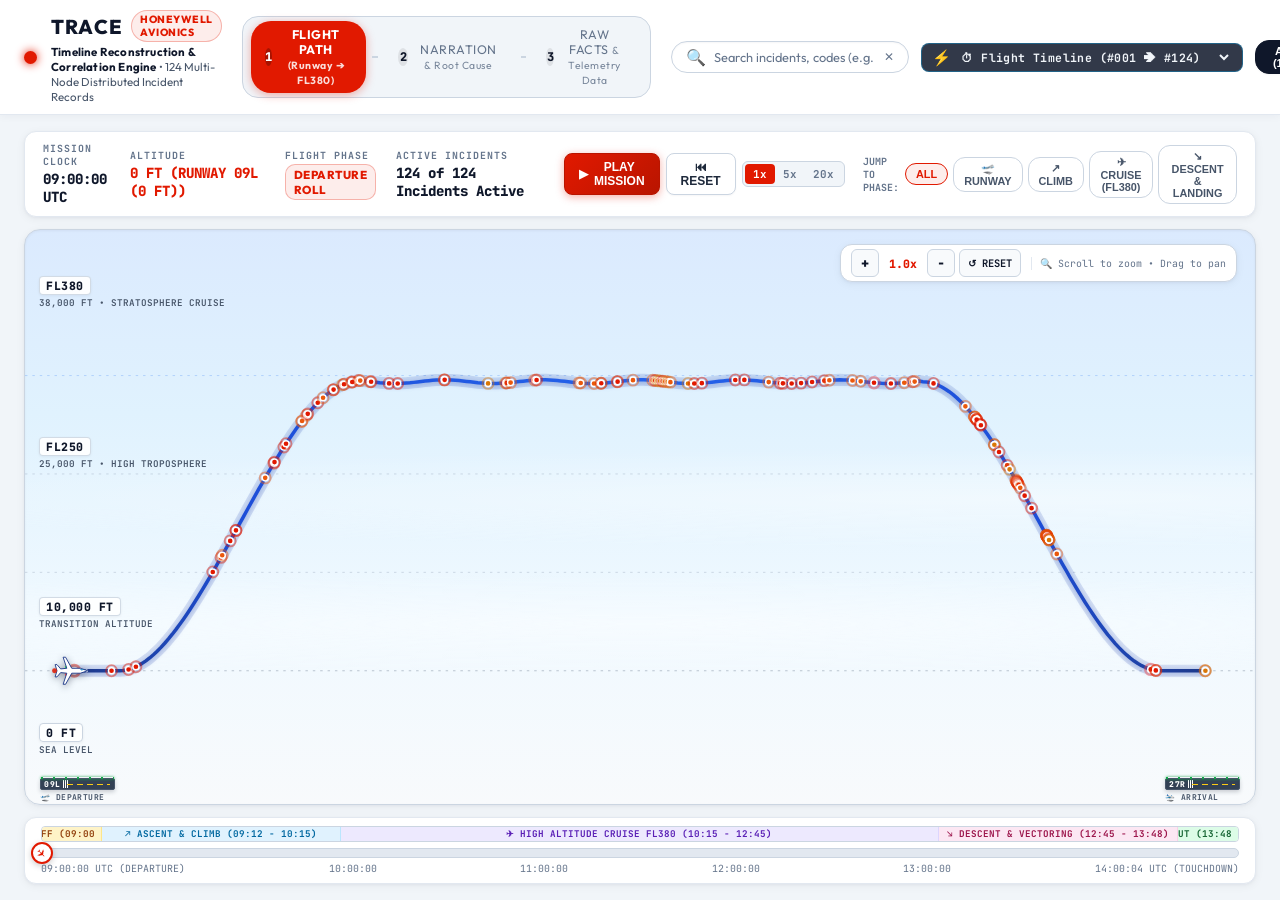
<file: Visualization/index.html>
<!DOCTYPE html>
<html lang="en">
<head>
  <meta charset="UTF-8">
  <meta name="viewport" content="width=device-width, initial-scale=1.0">
  <title>TRACE — Timeline Reconstruction and Correlation Engine | Honeywell Avionics</title>
  <link rel="preconnect" href="https://fonts.googleapis.com">
  <link rel="preconnect" href="https://fonts.gstatic.com" crossorigin>
  <link href="https://fonts.googleapis.com/css2?family=JetBrains+Mono:ital,wght@0,400;0,600;0,700;1,400&family=Outfit:wght@300;400;500;600;700;800;900&display=swap" rel="stylesheet">
  <link rel="stylesheet" href="styles.css">
</head>
<body class="avionics-storyboard">

  <!-- TOP COCKPIT BAR -->
  <header class="cockpit-bar">
    <div class="brand-zone">
      <div class="pulse-beacon"></div>
      <div class="brand-titles">
        <h1 class="brand-name">TRACE <span class="edition-pill">HONEYWELL AVIONICS</span></h1>
        <p class="brand-caption"><strong class="brand-acronym-expansion">Timeline Reconstruction &amp; Correlation Engine</strong> • 124 Multi-Node Distributed Incident Records</p>
      </div>
    </div>

    <!-- SEMANTIC ZOOM BREADCRUMB / LEVEL INDICATOR -->
    <div class="zoom-stepper">
      <button class="step-btn active" id="btn-goto-level1" title="Zoom out to Flight Trajectory View">
        <span class="step-num">1</span>
        <span class="step-text">FLIGHT PATH <span class="subtext">(Runway ➔ FL380)</span></span>
      </button>
      <div class="step-connector"></div>
      <button class="step-btn" id="btn-goto-level2" title="Zoom into Incident Forensic Narration">
        <span class="step-num">2</span>
        <span class="step-text">NARRATION <span class="subtext">&amp; Root Cause</span></span>
      </button>
      <div class="step-connector"></div>
      <button class="step-btn" id="btn-goto-level3" title="Deep zoom to Raw Facts and Sensor Telemetry">
        <span class="step-num">3</span>
        <span class="step-text">RAW FACTS <span class="subtext">&amp; Telemetry Data</span></span>
      </button>
    </div>

    <!-- GLOBAL STATS & FILTERS -->
    <div class="header-controls">
      <div class="omni-search-wrapper">
        <span class="search-glyph">🔍</span>
        <input type="text" id="omni-search" placeholder="Search incidents, codes (e.g. 6025, 6074), nodes, triggers..." autocomplete="off">
        <button id="clear-search" class="btn-clear-search">✕</button>
      </div>

      <div class="anomaly-sort-deck">
        <span class="sort-glyph">⚡</span>
        <select id="anomaly-sort-select" class="hud-dropdown-select" title="Sort and prioritize incidents by Anomaly Index">
          <option value="default">⏱ Flight Timeline (#001 ➔ #124)</option>
          <option value="anomaly-desc">⚡ Anomaly Index (Highest ➔ Lowest)</option>
          <option value="critical-only">🚨 Critical Anomalies (Score ≥ 75)</option>
        </select>
      </div>

      <div class="filter-pills">
        <button class="filter-chip active" data-filter="all">ALL (124)</button>
        <button class="filter-chip chip-crit" data-filter="CRITICAL">CRITICAL (72)</button>
        <button class="filter-chip chip-high" data-filter="HIGH">HIGH (36)</button>
        <button class="filter-chip chip-warn" data-filter="WARNING">WARNING (6)</button>
        <button class="filter-chip chip-info" data-filter="INFORMATIONAL">INFO (10)</button>
      </div>
    </div>
  </header>

  <!-- MAIN INFINITE ZOOM CANVAS WRAPPER -->
  <main class="storyboard-viewport" id="storyboard-viewport">

    <!-- ====================================================================
         LEVEL 1: VISUAL FLIGHT PROFILE & INCIDENT TRAJECTORY
         ==================================================================== -->
    <section class="zoom-level active" id="level-1-flight-tape">
      <!-- FLIGHT TELEMETRY HUD & REPLAY SUBBAR -->
      <div class="flight-hud-subbar">
        <div class="hud-left-group">
          <div class="hud-gauge">
            <span class="hud-gauge-label">MISSION CLOCK</span>
            <span class="hud-gauge-val" id="hud-clock">09:00:00 UTC</span>
          </div>
          <div class="hud-gauge">
            <span class="hud-gauge-label">ALTITUDE</span>
            <span class="hud-gauge-val cyan-glow" id="hud-alt">0 FT (RUNWAY 09L)</span>
          </div>
          <div class="hud-gauge">
            <span class="hud-gauge-label">FLIGHT PHASE</span>
            <span class="hud-gauge-val phase-pill" id="hud-phase">DEPARTURE ROLL</span>
          </div>
          <div class="hud-gauge">
            <span class="hud-gauge-label">ACTIVE INCIDENTS</span>
            <span class="hud-gauge-val" id="hud-incident-stat">124 Pinned Along Trajectory</span>
          </div>
        </div>

        <div class="hud-controls-group">
          <!-- FLIGHT REPLAY BUTTONS -->
          <div class="replay-button-deck">
            <button class="flight-btn primary-pulse" id="btn-replay-flight" title="Play simulated aircraft flight across timeline">
              <span id="replay-play-icon">▶</span> <span id="replay-play-text">PLAY MISSION</span>
            </button>
            <button class="flight-btn" id="btn-reset-flight" title="Reset aircraft to Runway 09L">⏮ RESET</button>
            <div class="speed-toggle-group">
              <button class="speed-btn active" data-speed="1">1x</button>
              <button class="speed-btn" data-speed="5">5x</button>
              <button class="speed-btn" data-speed="20">20x</button>
            </div>
          </div>

          <!-- PHASE JUMP BUTTONS -->
          <div class="phase-jump-deck">
            <span class="jump-label">JUMP TO PHASE:</span>
            <button class="phase-jump-btn active" data-phase="all">ALL</button>
            <button class="phase-jump-btn" data-phase="takeoff">🛫 RUNWAY</button>
            <button class="phase-jump-btn" data-phase="climb">↗ CLIMB</button>
            <button class="phase-jump-btn" data-phase="cruise">✈ CRUISE (FL380)</button>
            <button class="phase-jump-btn" data-phase="descent">↘ DESCENT &amp; LANDING</button>
          </div>
        </div>
      </div>

      <!-- MAIN FLIGHT TRAJECTORY CANVAS / VIEWPORT -->
      <div class="flight-canvas-viewport" id="flight-canvas-viewport">
        <!-- ALTITUDE REFERENCE ELEVATION AXIS -->
        <div class="altitude-elevation-axis">
          <div class="alt-step" style="top: 8%;">
            <span class="alt-step-marker">FL380</span>
            <span class="alt-step-desc">38,000 FT • STRATOSPHERE CRUISE</span>
          </div>
          <div class="alt-step" style="top: 36%;">
            <span class="alt-step-marker">FL250</span>
            <span class="alt-step-desc">25,000 FT • HIGH TROPOSPHERE</span>
          </div>
          <div class="alt-step" style="top: 64%;">
            <span class="alt-step-marker">10,000 FT</span>
            <span class="alt-step-desc">TRANSITION ALTITUDE</span>
          </div>
          <div class="alt-step alt-step-0ft">
            <span class="alt-step-marker">0 FT</span>
            <span class="alt-step-desc">SEA LEVEL</span>
          </div>
        </div>

        <!-- CANVAS ZOOM CONTROLS (ZOOM & PAN FOR CLOSE CLUSTERS) -->
        <div class="canvas-zoom-toolbar">
          <div class="zoom-btn-group">
            <button class="zoom-tool-btn" id="btn-zoom-in" title="Zoom in to separate close incidents (or use Mouse Wheel)">+</button>
            <span class="zoom-factor-badge" id="zoom-factor-badge">1.0x</span>
            <button class="zoom-tool-btn" id="btn-zoom-out" title="Zoom out">−</button>
            <button class="zoom-tool-btn reset" id="btn-zoom-reset" title="Reset to full flight view">↺ RESET</button>
          </div>
          <span class="zoom-hint-text">🔍 Scroll to zoom • Drag to pan</span>
        </div>

        <!-- AMBIENT SKY & CLOUD LAYERS -->
        <div class="sky-atmosphere-backdrop">
          <div class="cloud-layer cloud-layer-1"></div>
          <div class="cloud-layer cloud-layer-2"></div>
          <div class="stars-glimmer"></div>
        </div>

        <!-- RUNWAY 09L (DEPARTURE) STRIP AT GROUND LEVEL -->
        <div class="runway-zone runway-departure" id="runway-dep">
          <div class="runway-tarmac">
            <div class="runway-threshold">
              <span class="runway-id">09L</span>
              <div class="runway-stripes"></div>
            </div>
            <div class="runway-centerline"></div>
            <div class="runway-edge-lights"></div>
          </div>
          <div class="runway-caption">
            <span class="runway-caption-title">🛫 DEPARTURE RUNWAY 09L</span>
            <span class="runway-caption-sub">09:00:00 — 09:12:00 UTC • Sea Level 0 FT</span>
          </div>
        </div>

        <!-- RUNWAY 27R (ARRIVAL) STRIP AT GROUND LEVEL -->
        <div class="runway-zone runway-arrival" id="runway-arr">
          <div class="runway-tarmac">
            <div class="runway-threshold">
              <span class="runway-id">27R</span>
              <div class="runway-stripes"></div>
            </div>
            <div class="runway-centerline"></div>
            <div class="runway-edge-lights"></div>
          </div>
          <div class="runway-caption">
            <span class="runway-caption-title">🛬 ARRIVAL RUNWAY 27R</span>
            <span class="runway-caption-sub">13:48:00 — 14:00:04 UTC • Touchdown &amp; Rollout</span>
          </div>
        </div>

        <!-- INTERACTIVE SVG TRAJECTORY & INCIDENT BEACONS -->
        <svg class="flight-trajectory-svg" id="flight-trajectory-svg" preserveAspectRatio="xMidYMid meet" viewBox="0 0 2000 600">
          <defs>
            <!-- Deep Aerospace Trajectory Ribbon Gradient (High Contrast on Light Sky) -->
            <linearGradient id="traj-grad" x1="0%" y1="0%" x2="100%" y2="0%">
              <stop offset="0%" stop-color="#1e3a8a" stop-opacity="1" />
              <stop offset="15%" stop-color="#1d4ed8" stop-opacity="1" />
              <stop offset="50%" stop-color="#2563eb" stop-opacity="1" />
              <stop offset="85%" stop-color="#1d4ed8" stop-opacity="1" />
              <stop offset="100%" stop-color="#1e3a8a" stop-opacity="1" />
            </linearGradient>

            <!-- Altitude Horizon Guides Pattern -->
            <pattern id="altitude-grid" width="100" height="40" patternUnits="userSpaceOnUse">
              <line x1="0" y1="39" x2="100" y2="39" stroke="rgba(255, 255, 255, 0.04)" stroke-dasharray="4,4" />
            </pattern>

            <!-- Beacon Glow Filters -->
            <filter id="glow-crit" x="-50%" y="-50%" width="200%" height="200%">
              <feGaussianBlur in="SourceGraphic" stdDeviation="6" result="blur" />
              <feMerge>
                <feMergeNode in="blur" />
                <feMergeNode in="SourceGraphic" />
              </feMerge>
            </filter>
            <filter id="glow-high" x="-50%" y="-50%" width="200%" height="200%">
              <feGaussianBlur in="SourceGraphic" stdDeviation="5.5" result="blur" />
              <feMerge>
                <feMergeNode in="blur" />
                <feMergeNode in="SourceGraphic" />
              </feMerge>
            </filter>
            <filter id="glow-warn" x="-50%" y="-50%" width="200%" height="200%">
              <feGaussianBlur in="SourceGraphic" stdDeviation="5" result="blur" />
              <feMerge>
                <feMergeNode in="blur" />
                <feMergeNode in="SourceGraphic" />
              </feMerge>
            </filter>
            <filter id="glow-info" x="-50%" y="-50%" width="200%" height="200%">
              <feGaussianBlur in="SourceGraphic" stdDeviation="4.5" result="blur" />
              <feMerge>
                <feMergeNode in="blur" />
                <feMergeNode in="SourceGraphic" />
              </feMerge>
            </filter>
            <filter id="glow-rout" x="-50%" y="-50%" width="200%" height="200%">
              <feGaussianBlur in="SourceGraphic" stdDeviation="4" result="blur" />
              <feMerge>
                <feMergeNode in="blur" />
                <feMergeNode in="SourceGraphic" />
              </feMerge>
            </filter>
          </defs>

          <!-- Ambient Horizontal Altitude Lines -->
          <line x1="0" y1="70" x2="2000" y2="70" class="svg-alt-guide fl380-line" />
          <line x1="0" y1="230" x2="2000" y2="230" class="svg-alt-guide fl250-line" />
          <line x1="0" y1="390" x2="2000" y2="390" class="svg-alt-guide ft10k-line" />
          <line x1="0" y1="550" x2="2000" y2="550" class="svg-alt-guide ground-line" />

          <!-- Glow Underlay Ribbon -->
          <path id="svg-trajectory-glow" class="trajectory-glow-underlay" d="" />

          <!-- Main Flight Path Trajectory Curve -->
          <path id="svg-trajectory-path" class="trajectory-main-path" d="" />

          <!-- Traveled Contrail Line (Dynamic) -->
          <path id="svg-trajectory-traveled" class="trajectory-traveled-path" d="" />

          <!-- Container for all 124 Incident Dots -->
          <g id="svg-incident-dots-group"></g>

          <!-- The Plane Representation on Trajectory -->
          <g id="svg-aircraft-group" class="aircraft-marker">
            <!-- Wingtip Navigation Beacons -->
            <circle cx="-12" cy="-6" r="3" fill="#22c55e" class="nav-light-green" />
            <circle cx="-12" cy="6" r="3" fill="#ef4444" class="nav-light-red" />
            <circle cx="20" cy="0" r="2.5" fill="#ffffff" class="nav-strobe" />
            
            <!-- Jet Silhouette (High Fidelity Vector) -->
            <path class="aircraft-body" d="M 22,0 L 10,-4 L -4,-4 L -14,-22 L -18,-22 L -12,-4 L -22,-3 L -28,-10 L -31,-10 L -28,0 L -31,10 L -28,10 L -22,3 L -12,4 L -18,22 L -14,22 L -4,4 L 10,4 Z" />
            <!-- Jet Cockpit Glass -->
            <path class="aircraft-cockpit" d="M 16,-1.5 L 12,-2.5 L 9,-2.5 L 12,-0.5 Z" />
            <!-- Jet Propulsion Glow -->
            <circle cx="-32" cy="0" r="4" class="jet-afterburner" />
          </g>
        </svg>

        <!-- FLOATING RADAR HUD TOOLTIP (Appears on Hovering Incident Dots) -->
        <div class="incident-hover-hud" id="incident-hover-hud">
          <div class="hud-tooltip-header">
            <span class="hud-tooltip-index" id="hud-tip-index">#001</span>
            <span class="hud-tooltip-cluster" id="hud-tip-cluster">cluster-28d5f74c</span>
            <span class="hud-tooltip-sev" id="hud-tip-sev">CRITICAL</span>
          </div>
          <div class="hud-tooltip-body">
            <div class="hud-tip-row">
              <span class="hud-tip-label">Phase:</span>
              <span class="hud-tip-val highlight" id="hud-tip-phase">CRUISE FL380 • 11:24:18 UTC</span>
            </div>
            <div class="hud-tip-row">
              <span class="hud-tip-label">Systems:</span>
              <span class="hud-tip-val" id="hud-tip-nodes">NODE_A, NODE_C</span>
            </div>
            <div class="hud-tip-row">
              <span class="hud-tip-label">Anomaly:</span>
              <span class="hud-tip-val highlight-cyan" id="hud-tip-anomaly">⚡ 84 / 100 • Rank #1</span>
            </div>
            <div class="hud-tip-row">
              <span class="hud-tip-label">Trigger:</span>
              <span class="hud-tip-val text-wrap" id="hud-tip-trigger">Navigation Database Refresh Cycle conflict</span>
            </div>
          </div>
          <div class="hud-tooltip-footer">
            <span class="hud-tip-action">🔍 Click dot to zoom into Forensic Narration</span>
          </div>
        </div>
      </div>

      <!-- BOTTOM FLIGHT SCRUBBER & MISSION TIMELINE RIBBON -->
      <div class="flight-scrubber-deck">
        <div class="scrubber-phases-band">
          <div class="phase-segment seg-takeoff" style="width: 5%;">
            <span class="phase-seg-title">🛫 TAKEOFF (09:00 - 09:12)</span>
          </div>
          <div class="phase-segment seg-climb" style="width: 20%;">
            <span class="phase-seg-title">↗ ASCENT &amp; CLIMB (09:12 - 10:15)</span>
          </div>
          <div class="phase-segment seg-cruise" style="width: 50%;">
            <span class="phase-seg-title">✈ HIGH ALTITUDE CRUISE FL380 (10:15 - 12:45)</span>
          </div>
          <div class="phase-segment seg-descent" style="width: 20%;">
            <span class="phase-seg-title">↘ DESCENT &amp; VECTORING (12:45 - 13:48)</span>
          </div>
          <div class="phase-segment seg-rollout" style="width: 5%;">
            <span class="phase-seg-title">🛬 ROLLOUT (13:48 - 14:00)</span>
          </div>
        </div>

        <div class="scrubber-interaction-bar" id="flight-scrubber-bar">
          <div class="scrubber-progress-fill" id="flight-scrubber-fill"></div>
          <div class="scrubber-plane-handle" id="flight-scrubber-handle">
            <span class="handle-icon">✈</span>
          </div>
        </div>

        <div class="scrubber-legend-times">
          <span>09:00:00 UTC (DEPARTURE)</span>
          <span>10:00:00</span>
          <span>11:00:00</span>
          <span>12:00:00</span>
          <span>13:00:00</span>
          <span>14:00:04 UTC (TOUCHDOWN)</span>
        </div>
      </div>
    </section>

    <!-- ====================================================================
         LEVEL 2: FORENSIC NARRATION & ANIMATED CASCADE DECK
         ==================================================================== -->
    <section class="zoom-level" id="level-2-narration-deck">
      <div class="deck-topbar">
        <button class="btn-back-zoom" id="btn-back-to-level1">
          <span class="arrow">←</span> ZOOM OUT: FLIGHT PATH <span class="kbd-hint">[ESC]</span>
        </button>

        <div class="deck-incident-headline">
          <span class="incident-index-badge" id="deck-index-badge">INCIDENT #001</span>
          <h2 class="incident-title-text" id="deck-cluster-title">cluster-28d5f74c</h2>
          <span class="incident-time-badge" id="deck-time-badge">09:00:00 — 09:01:28 UTC</span>
          <span class="incident-crit-badge" id="deck-severity-badge">CRITICAL</span>
          <span class="incident-anomaly-badge" id="deck-anomaly-badge">⚡ ANOMALY: 84 / 100 • RANK #1</span>
        </div>

        <div class="deck-top-actions">
          <button class="action-btn" id="btn-prev-incident" title="Jump to previous incident in flight order">← PREV</button>
          <button class="action-btn" id="btn-next-incident" title="Jump to next incident in flight order">NEXT →</button>
          <button class="action-btn" id="btn-replay-cascade" title="Step through events sequentially">▶ PLAY CASCADE</button>
          <button class="action-btn primary" id="btn-jump-to-raw-facts" title="Scroll down directly to Black Box Raw Facts &amp; Sensor Telemetry">🔬 RAW FACTS ↘</button>
          <button class="action-btn" id="btn-open-raw-modal" title="View Full Report">📄 FULL REPORT</button>
          <button class="action-btn" id="btn-zoom-to-telemetry" title="Open Fullscreen Telemetry Terminal">TERMINAL →</button>
        </div>
      </div>

      <div class="deck-scrollable-content">
        <!-- INCIDENT DOSSIER GRID -->
        <div class="dossier-grid">
          
          <!-- LEFT COLUMN: EXECUTIVE SUMMARY & ROOT CAUSE TRIGGER -->
          <div class="dossier-col left-col">
            
            <!-- OVERVIEW SPECIFICATION CARD -->
            <div class="glass-card meta-specs-card">
              <h3 class="card-kicker">1. INCIDENT SPECIFICATION</h3>
              <div class="specs-matrix" id="deck-specs-matrix"></div>
            </div>

            <!-- EXECUTIVE SUMMARY -->
            <div class="glass-card summary-card">
              <h3 class="card-kicker">2. EXECUTIVE FORENSIC NARRATIVE</h3>
              <p class="narrative-body" id="deck-exec-narrative"></p>
            </div>

            <!-- ROOT CAUSE TRIGGER BOX -->
            <div class="glass-card root-cause-card">
              <div class="kicker-row">
                <h3 class="card-kicker">3. PRIMARY TRIGGER EVENT &amp; MECHANISM</h3>
                <span class="trigger-tag" id="deck-trigger-tag">AUTONOMOUS STATE TRANSITION</span>
              </div>
              <div class="rca-description" id="deck-rca-description"></div>
            </div>

            <!-- SYSTEM IMPACT & RECOMMENDATIONS -->
            <div class="glass-card impact-card">
              <h3 class="card-kicker">4. SYSTEM IMPACT &amp; CORRECTIVE ACTIONS</h3>
              <div class="impact-section">
                <h4 class="sub-kicker">OPERATIONAL IMPACT</h4>
                <div id="deck-impact-text" class="text-block"></div>
                <h4 class="sub-kicker" style="margin-top:10px;">ACTIONABLE CORRECTIVE ACTIONS</h4>
                <div id="deck-recs-text" class="text-block"></div>
              </div>
            </div>

          </div>

          <!-- RIGHT COLUMN: INTERACTIVE VISUAL FAILURE CASCADE TREE -->
          <div class="dossier-col right-col">
            <div class="glass-card cascade-tree-card">
              <div class="cascade-header-row">
                <div>
                  <h3 class="card-kicker">5. FAILURE CASCADE SEQUENCE</h3>
                  <p class="cascade-instruction">Chronological propagation across nodes. Click any step to deep zoom to raw records ↘</p>
                </div>
                <span class="cascade-step-count" id="deck-cascade-count">13 STEPS</span>
              </div>

              <!-- VISUAL FLOWCHART STEPS -->
              <div class="cascade-flowchart" id="deck-cascade-flowchart">
                <!-- Injected via JavaScript -->
              </div>
            </div>
          </div>

        </div>

        <!-- ================================================================
             SECTION 6: BLACK BOX TELEMETRY & RAW FACTS (UNIFIED DOSSIER)
             ================================================================ -->
        <div class="glass-card raw-facts-dossier-card" id="dossier-raw-facts-section" style="margin-top: 18px;">
          <div class="raw-facts-header-row" style="display: flex; justify-content: space-between; align-items: center; border-bottom: 1px solid var(--border-glass); padding-bottom: 10px; margin-bottom: 14px;">
            <div>
              <div style="display:flex; align-items:center; gap:8px;">
                <span class="step-badge" style="background:var(--cyan); color:#070a11; font-weight:800; font-size:0.65rem; padding:2px 8px; border-radius:4px;">RAW FACTS</span>
                <h3 class="card-kicker" style="font-size:0.95rem; font-weight:800; color:#fff; letter-spacing:0.8px;">6. BLACK BOX RAW SENSOR TELEMETRY &amp; CITATIONS</h3>
              </div>
              <p class="cascade-instruction" style="font-size:0.75rem; color:var(--text-muted); margin-top:3px;">Verifiable discrete telemetry records, decoded physical parameters, and bus parity flags.</p>
            </div>
            
            <div class="raw-facts-stepper" style="display: flex; align-items: center; gap: 8px;">
              <button class="term-btn" id="dossier-prev-frame">← Prev Frame</button>
              <span class="term-pos" id="dossier-frame-pos" style="font-family:var(--font-mono); font-size:0.75rem; color:var(--cyan);">Frame 1 of 13</span>
              <button class="term-btn" id="dossier-next-frame">Next Frame →</button>
            </div>
          </div>

          <div class="dossier-facts-grid" style="display: grid; grid-template-columns: 320px 1fr; gap: 16px;">
            <!-- LEFT: AUDIT RECORD & CITATION -->
            <div class="facts-left-col">
              <div class="record-meta-bar" style="display:flex; flex-wrap:wrap; gap:6px; margin-bottom:10px;">
                <span class="node-pill" id="dossier-node-badge">NODE_A</span>
                <span class="family-pill" id="dossier-family-badge">Operator Interaction</span>
                <span class="timestamp-pill" id="dossier-time-badge">09:00:31 UTC</span>
              </div>
              <h4 class="record-headline" id="dossier-summary-headline" style="font-size:0.9rem; font-weight:700; color:#fff; margin-bottom:12px; line-height:1.4;">Navigation Database Refresh Cycle</h4>
              
              <div class="citation-vault" style="background:rgba(255,255,255,0.03); border:1px solid var(--border-glass); border-radius:8px; padding:10px;">
                <span class="citation-label" style="font-family:var(--font-mono); font-size:0.6rem; color:var(--text-dim); font-weight:700;">VERIFIABLE FORENSIC CITATION:</span>
                <div class="citation-box" id="dossier-citation-tag" style="font-family:var(--font-mono); font-size:0.68rem; color:var(--cyan); word-break:break-all; margin:6px 0 10px 0;">[Source: ... | Seq: ... | UUID: ...]</div>
                <button class="btn-copy-citation" id="dossier-btn-copy-citation" style="width:100%; justify-content:center;">📋 COPY CITATION</button>
              </div>
            </div>

            <!-- RIGHT: DECODED PARAMETERS TABLE -->
            <div class="facts-right-col">
              <div class="table-header-bar" style="display:flex; justify-content:space-between; margin-bottom:6px;">
                <span class="th-title" style="font-family:var(--font-mono); font-size:0.7rem; font-weight:700; color:var(--text-dim);">DECODED AVIONICS PARAMETERS</span>
                <span class="th-count" id="dossier-param-count" style="font-family:var(--font-mono); font-size:0.7rem; color:var(--cyan);">12 Parameters</span>
              </div>
              <div class="telemetry-table-wrapper" style="max-height: 240px; overflow-y:auto; border:1px solid var(--border-glass); border-radius:8px;">
                <table class="telemetry-table" style="width:100%; border-collapse:collapse; font-size:0.72rem;">
                  <thead>
                    <tr style="background:rgba(255,255,255,0.04); text-align:left; font-family:var(--font-mono); color:var(--text-dim);">
                      <th style="padding:6px 10px;">PARAMETER</th>
                      <th style="padding:6px 10px;">DECODED VALUE</th>
                      <th style="padding:6px 10px;">FORMAT</th>
                      <th style="padding:6px 10px;">HEALTH</th>
                    </tr>
                  </thead>
                  <tbody id="dossier-telemetry-tbody">
                    <!-- Injected via JavaScript -->
                  </tbody>
                </table>
              </div>
            </div>
          </div>
        </div>
      </div>
    </section>

    <!-- ====================================================================
         LEVEL 3: MICRO RAW TELEMETRY & VERIFIABLE CITATION TERMINAL
         ==================================================================== -->
    <section class="zoom-level" id="level-3-telemetry-terminal">
      <div class="terminal-topbar">
        <button class="btn-back-zoom" id="btn-back-to-level2">
          <span class="arrow">←</span> ZOOM OUT: NARRATION <span class="kbd-hint">[ESC]</span>
        </button>

        <div class="terminal-breadcrumb">
          <span class="term-dim" id="term-cluster-ref">cluster-28d5f74c</span>
          <span class="term-sep">/</span>
          <span class="term-active" id="term-event-ref">EVENT #1 (Seq: 15)</span>
        </div>

        <div class="terminal-nav-controls">
          <button class="term-btn" id="term-prev-event">← Previous Event</button>
          <span class="term-pos" id="term-event-pos">1 of 13</span>
          <button class="term-btn" id="term-next-event">Next Event →</button>
        </div>
      </div>

      <div class="terminal-body-grid">
        
        <!-- LEFT: AUDIT RECORD & CITATION VAULT -->
        <div class="term-panel record-panel">
          
          <div class="record-meta-bar">
            <span class="node-pill" id="term-node-badge">NODE_A</span>
            <span class="family-pill" id="term-family-badge">Operator Interaction</span>
            <span class="timestamp-pill" id="term-time-badge">09:00:31 UTC</span>
            <span class="occurrences-pill" id="term-occ-badge">1 occurrence</span>
          </div>

          <h2 class="record-headline" id="term-summary-headline">Navigation Database Refresh Cycle</h2>

          <!-- VERIFIABLE CITATION BANNER -->
          <div class="citation-vault">
            <div class="vault-header">
              <span class="vault-title">VERIFIABLE FORENSIC AUDIT CITATION</span>
              <button class="copy-btn" id="btn-copy-citation">📋 COPY CITATION</button>
            </div>
            <div class="vault-code-wrapper">
              <code class="citation-tag" id="term-citation-tag">[Source: NODE_A_FM_CI_BPQ_Log_6_Custom_Log_Decoded_Report.html | Seq: 15 | UUID: 675e178f-7e11-4cb5-9198-c92aa465c74c]</code>
            </div>
            <p class="vault-note">Strictly verifiable against raw flight log artifacts. Hallucination-free.</p>
          </div>

          <!-- RAW JSON OBJECT ACCORDION -->
          <div class="json-drawer">
            <details>
              <summary>View Complete Normalized JSON Record</summary>
              <pre class="json-display" id="term-raw-json"></pre>
            </details>
          </div>

        </div>

        <!-- RIGHT: FULL DECODED TELEMETRY PARAMETERS TABLE -->
        <div class="term-panel telemetry-panel">
          <div class="telemetry-panel-header">
            <h3 class="panel-kicker">DECODED AVIONICS TELEMETRY PARAMETERS</h3>
            <span class="param-count" id="term-param-count">8 parameters</span>
          </div>

          <div class="telemetry-table-container">
            <table class="telemetry-table">
              <thead>
                <tr>
                  <th>TELEMETRY FIELD</th>
                  <th>RECORDED FLIGHT DATA</th>
                </tr>
              </thead>
              <tbody id="term-telemetry-tbody">
                <!-- Injected via JavaScript -->
              </tbody>
            </table>
          </div>
        </div>

      </div>
    </section>

  </main>

  <!-- FULL MARKDOWN REPORT MODAL -->
  <div class="report-modal-overlay" id="report-modal">
    <div class="modal-card">
      <div class="modal-top">
        <h3 id="modal-heading">Aviation Forensic Investigation Report</h3>
        <button class="btn-close-modal" id="btn-modal-close">✕</button>
      </div>
      <div class="modal-scrollable" id="modal-markdown-container"></div>
      <div class="modal-bottom">
        <button class="copy-btn" id="btn-copy-full-markdown">📋 Copy Markdown</button>
        <button class="nav-btn" id="btn-modal-dismiss">Close</button>
      </div>
    </div>
  </div>

  <!-- COCKPIT TOAST NOTIFICATION -->
  <div id="cockpit-toast" class="cockpit-toast" aria-live="polite"></div>

  <!-- LOAD COMPILED DATASET -->
  <script src="viz_data.js"></script>
  <!-- LOAD BLACK BOX STORYBOARD LOGIC -->
  <script src="app.js"></script>
</body>
</html>
</file>
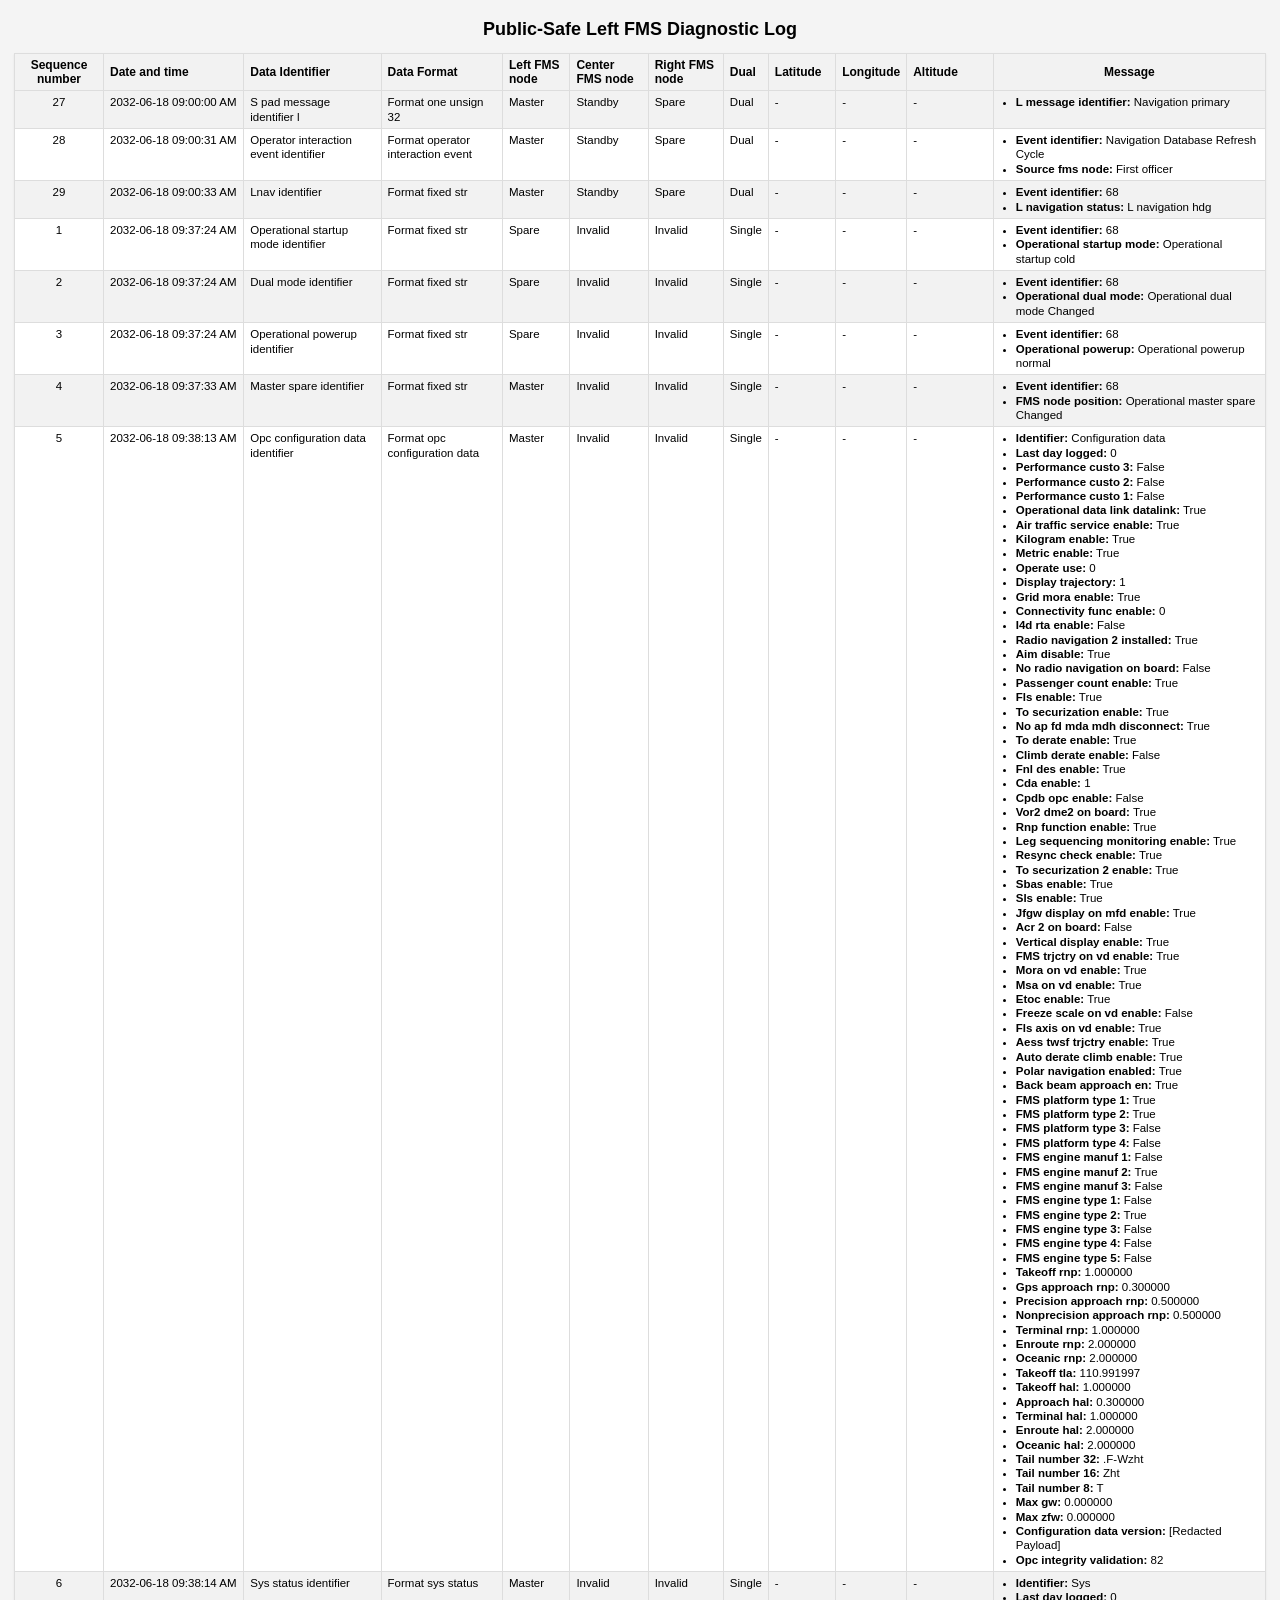
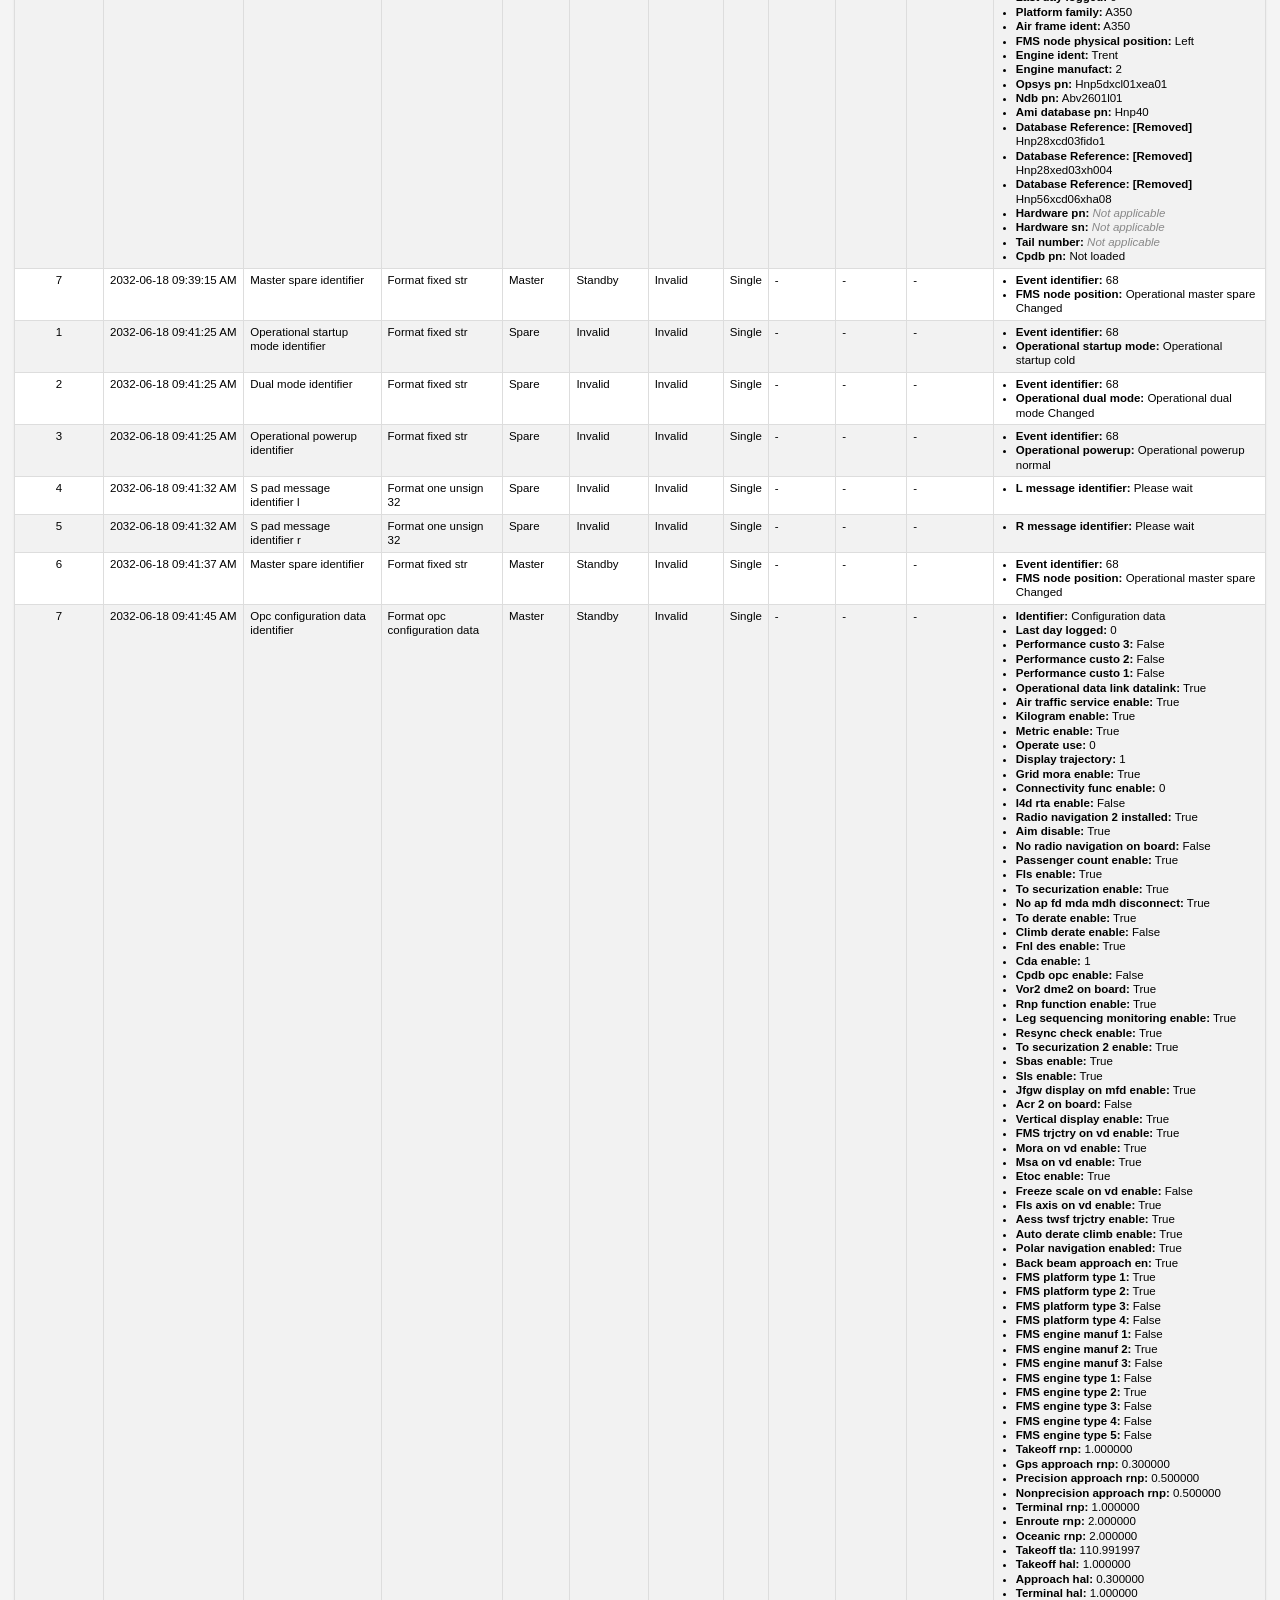
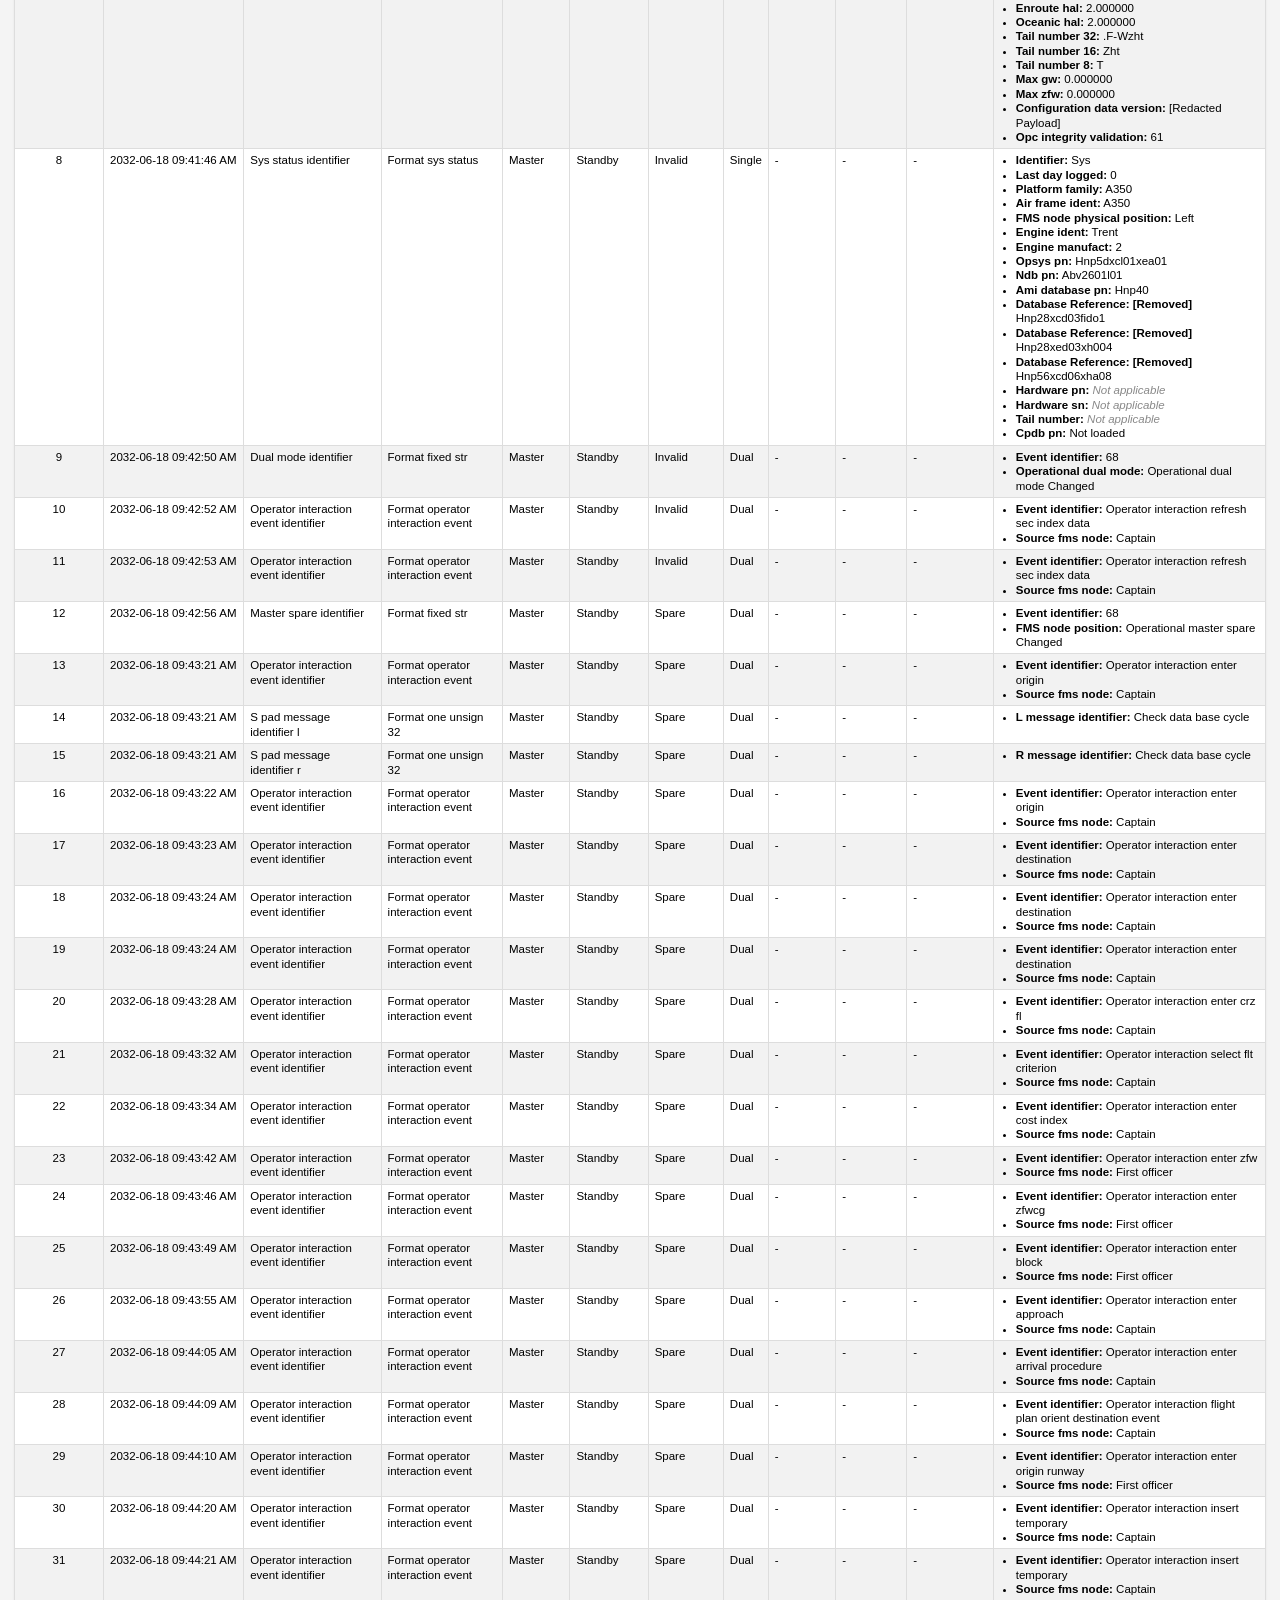
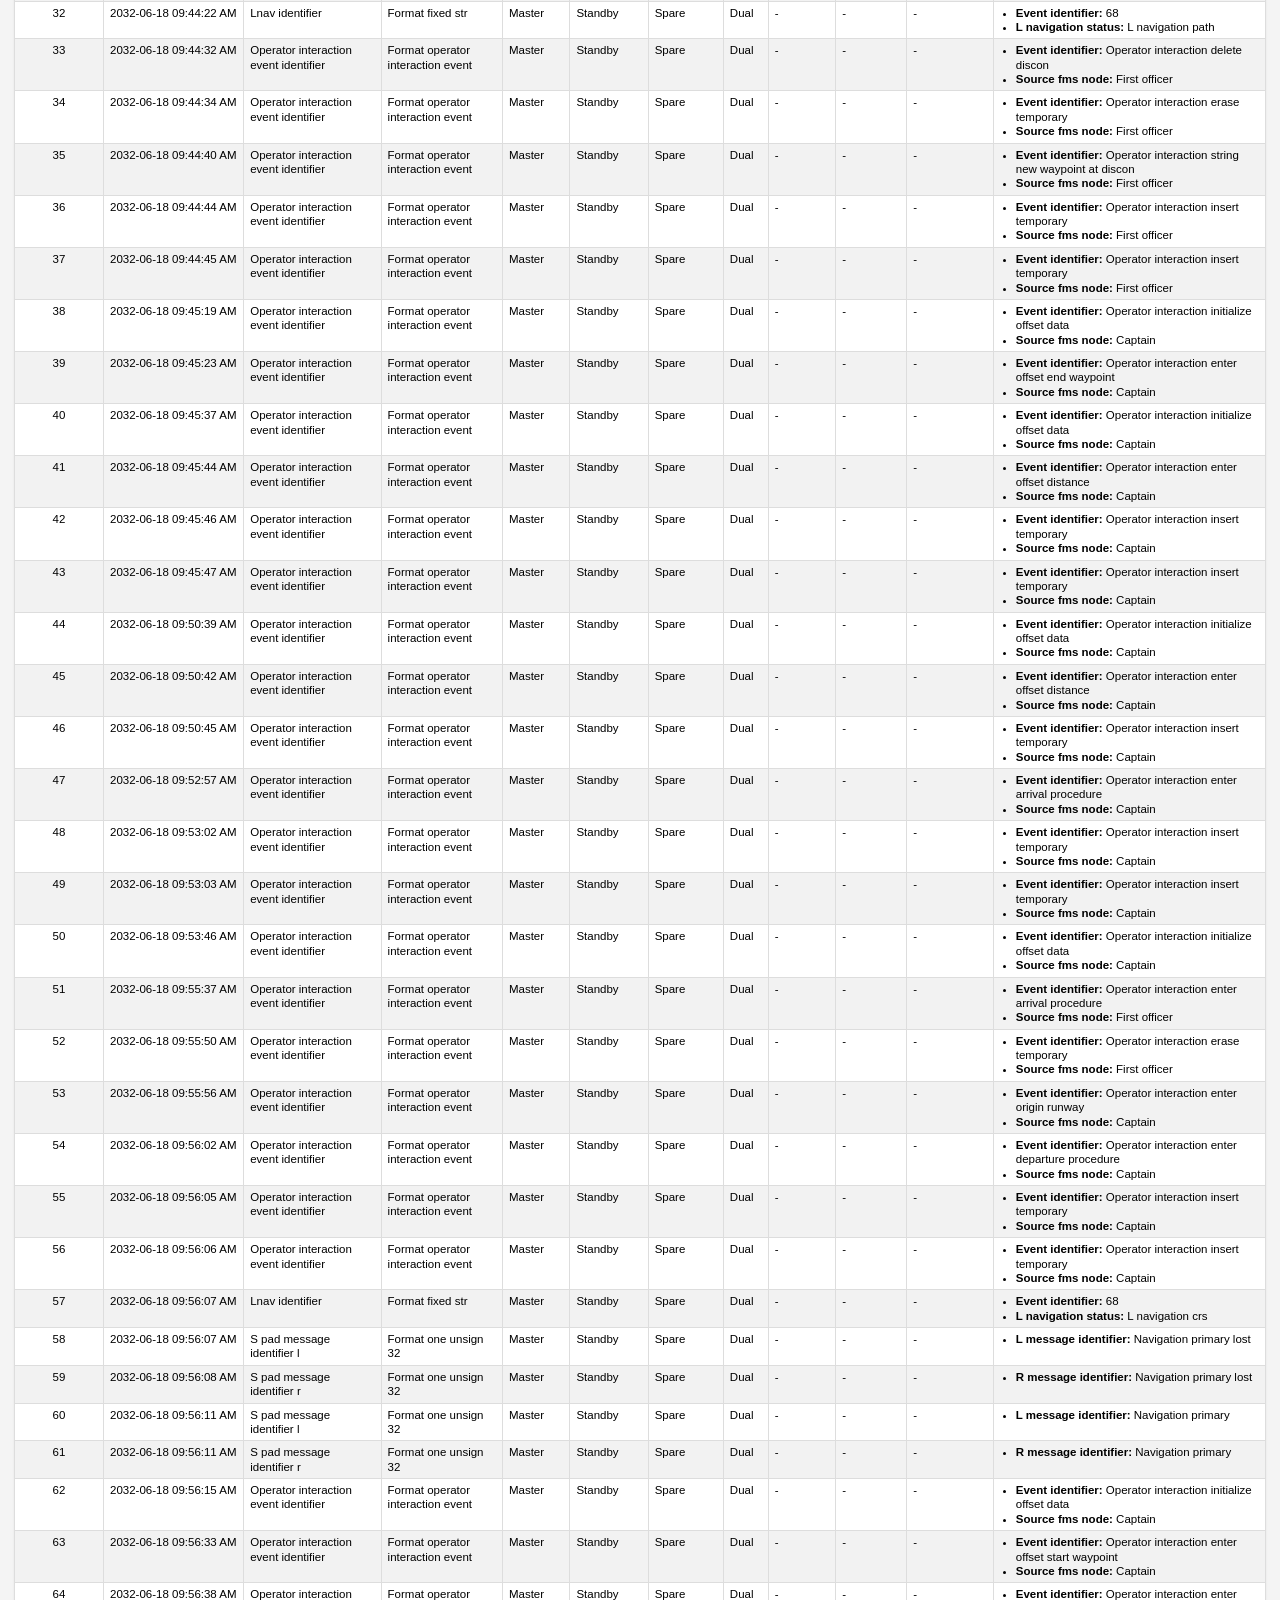
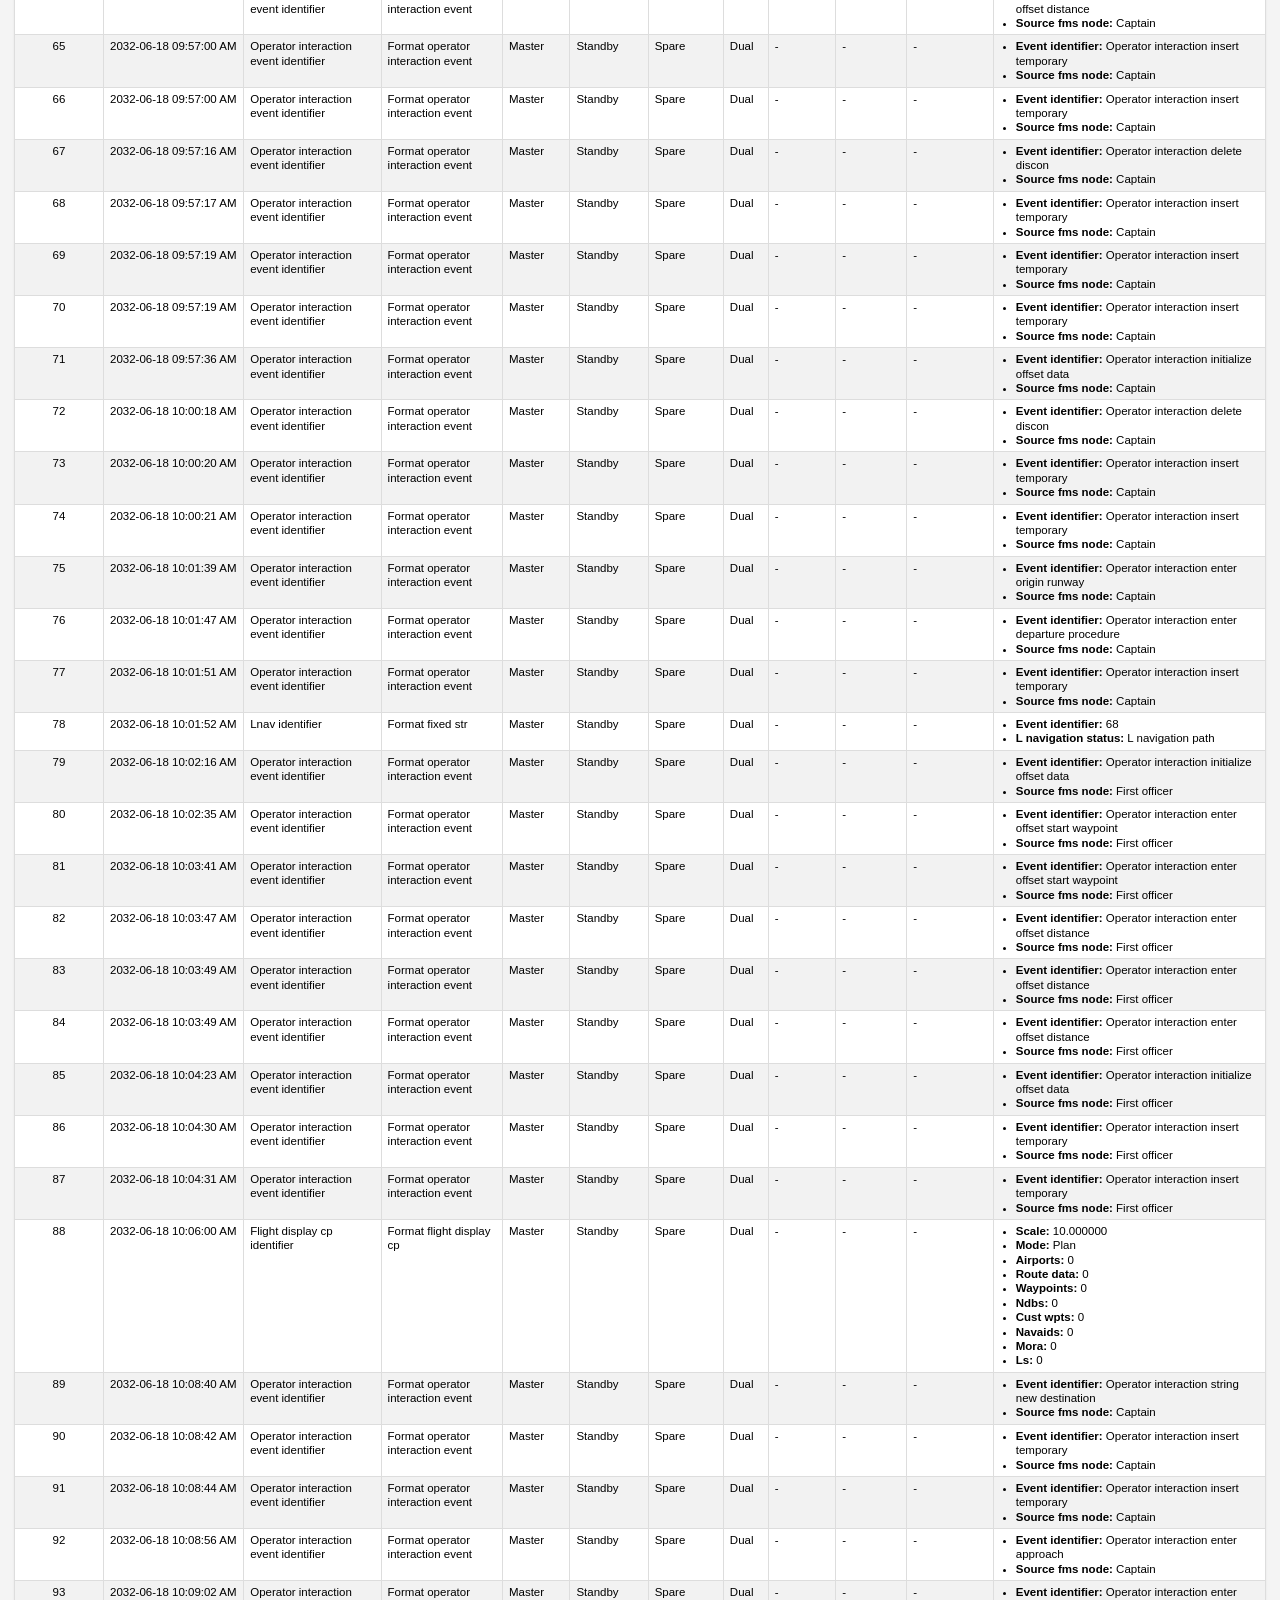
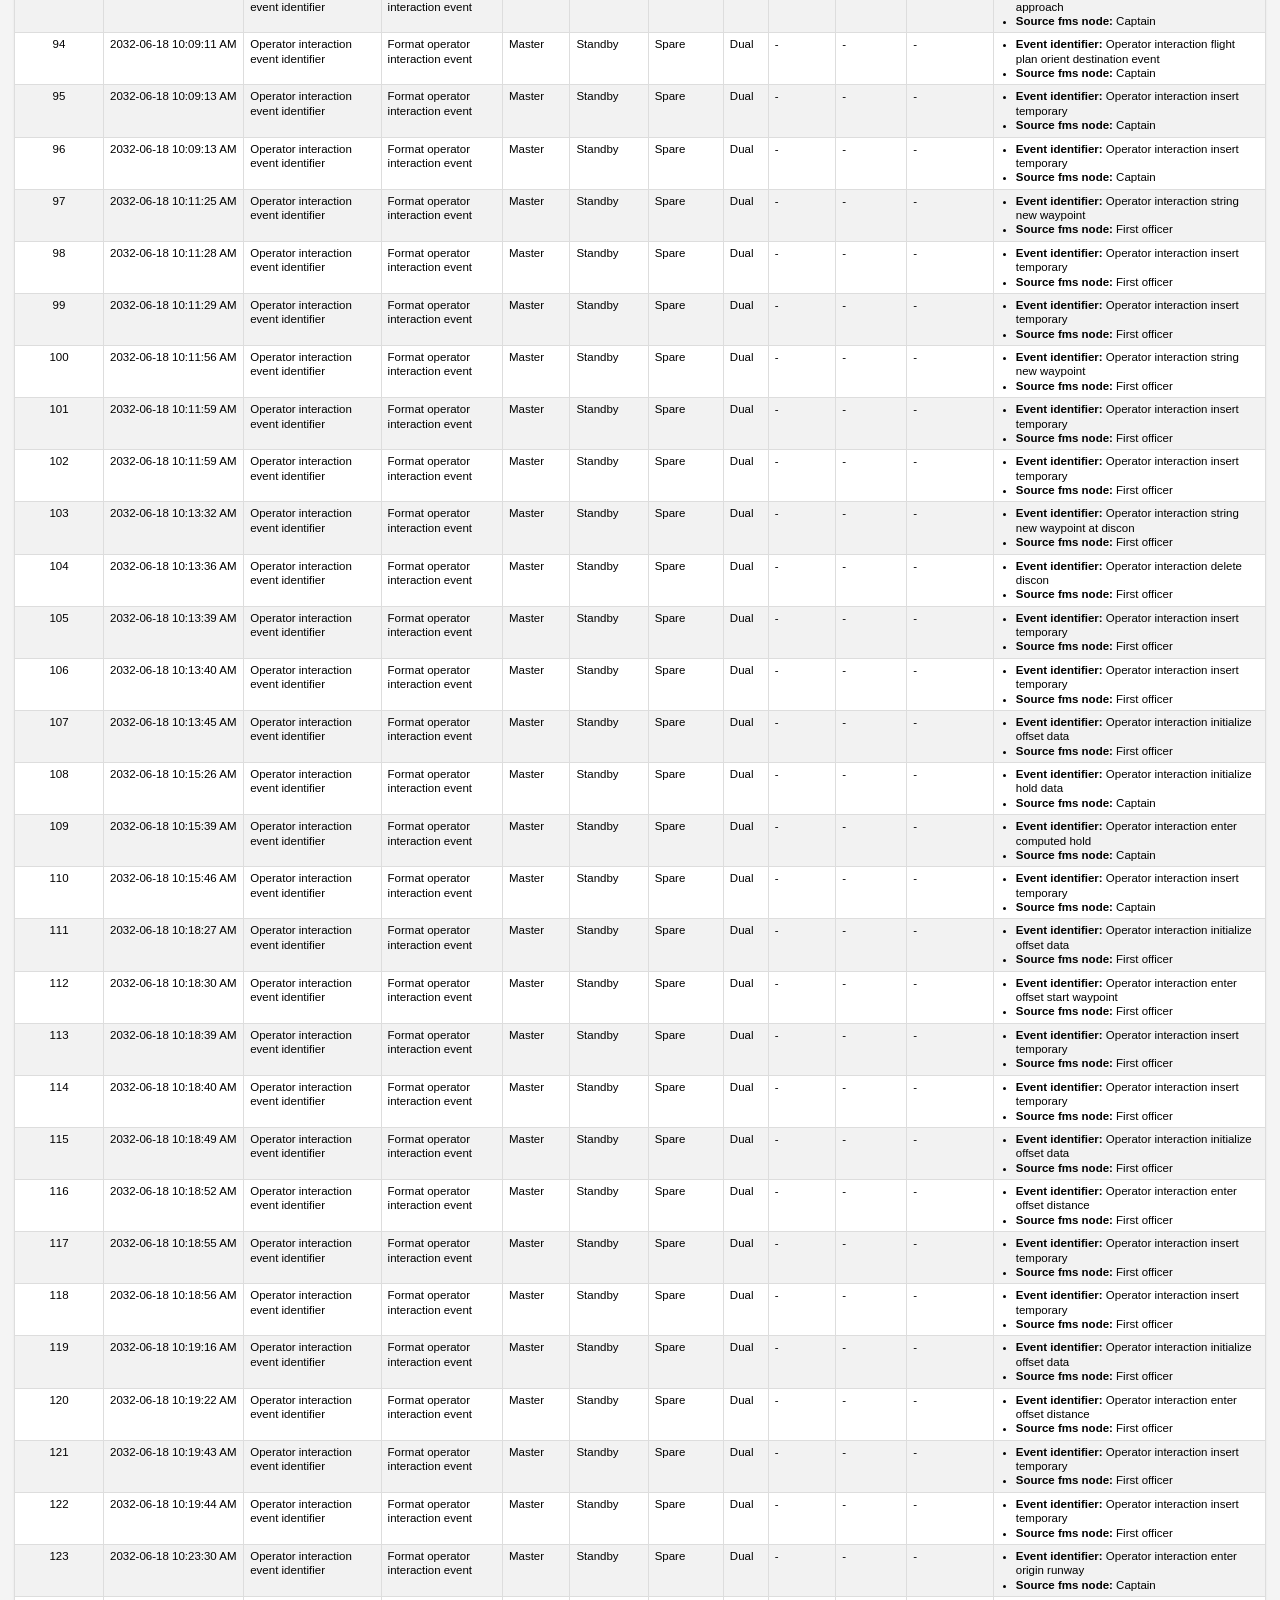
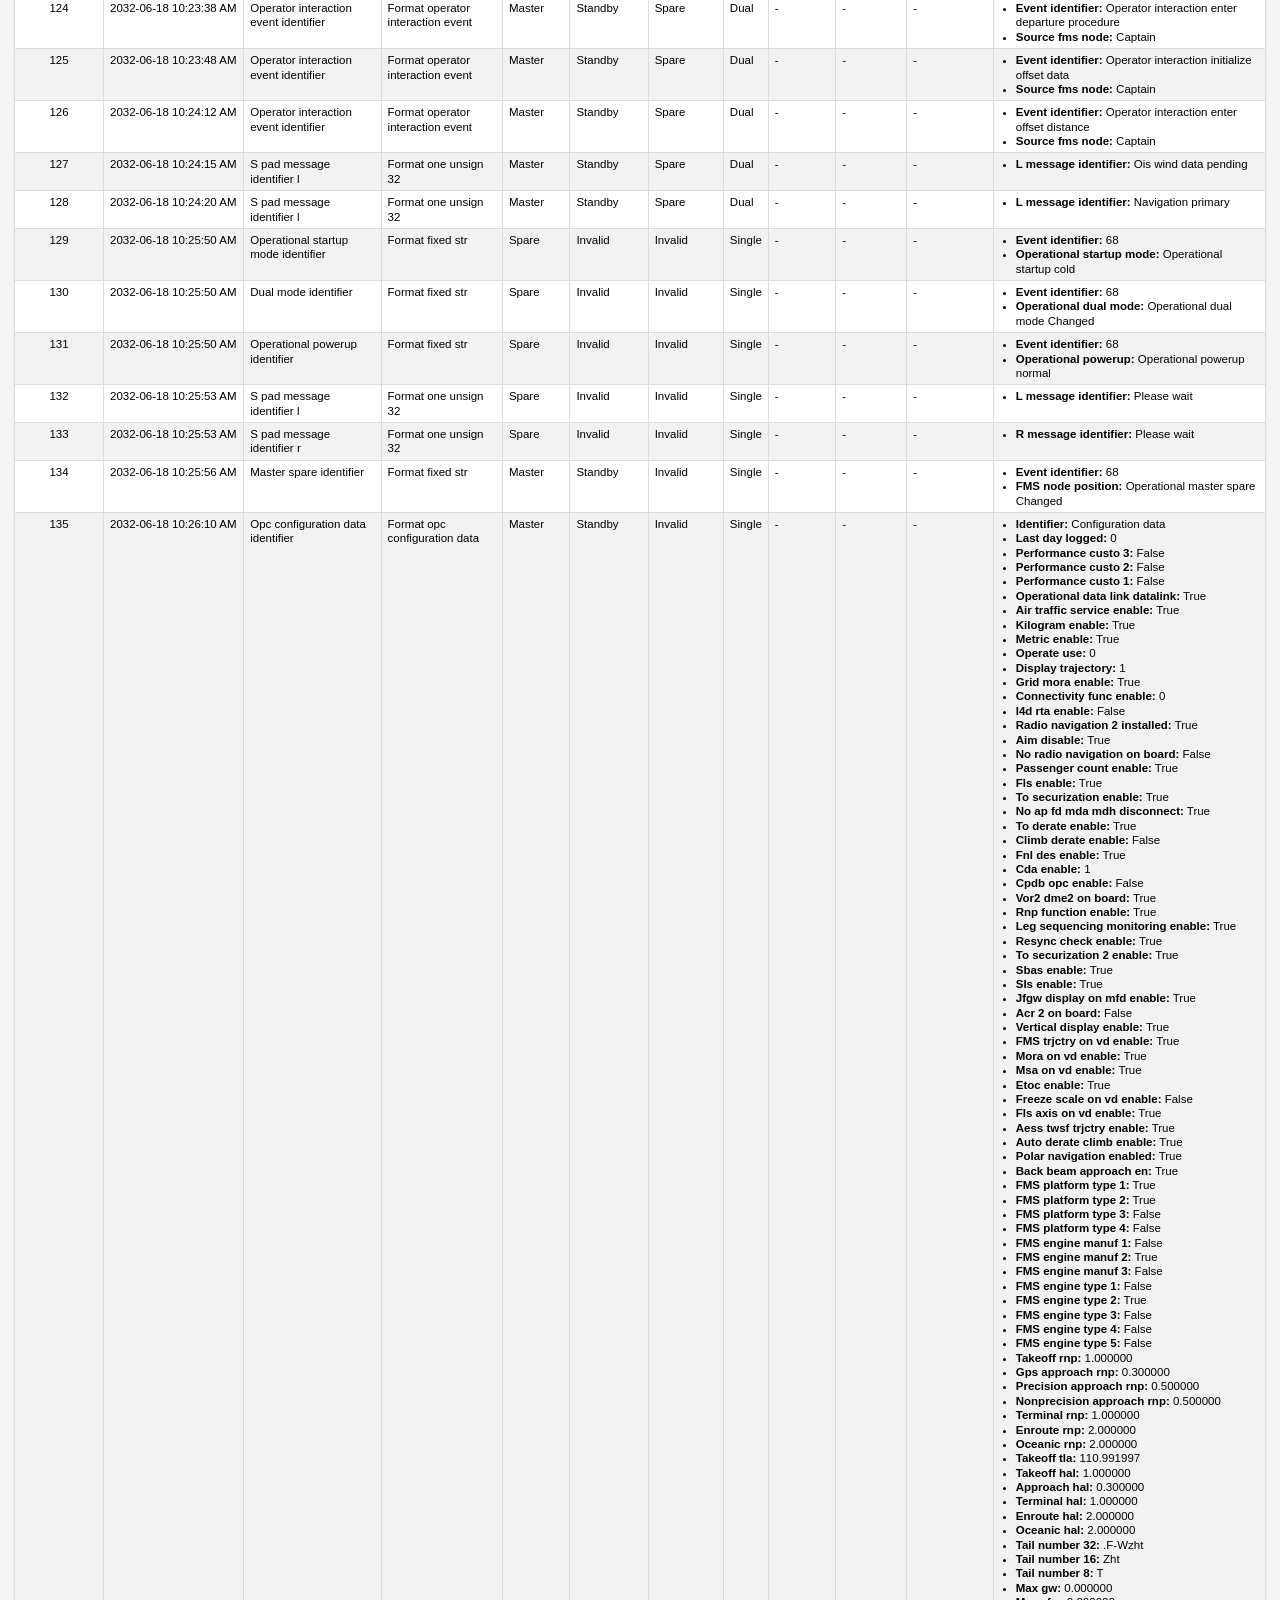
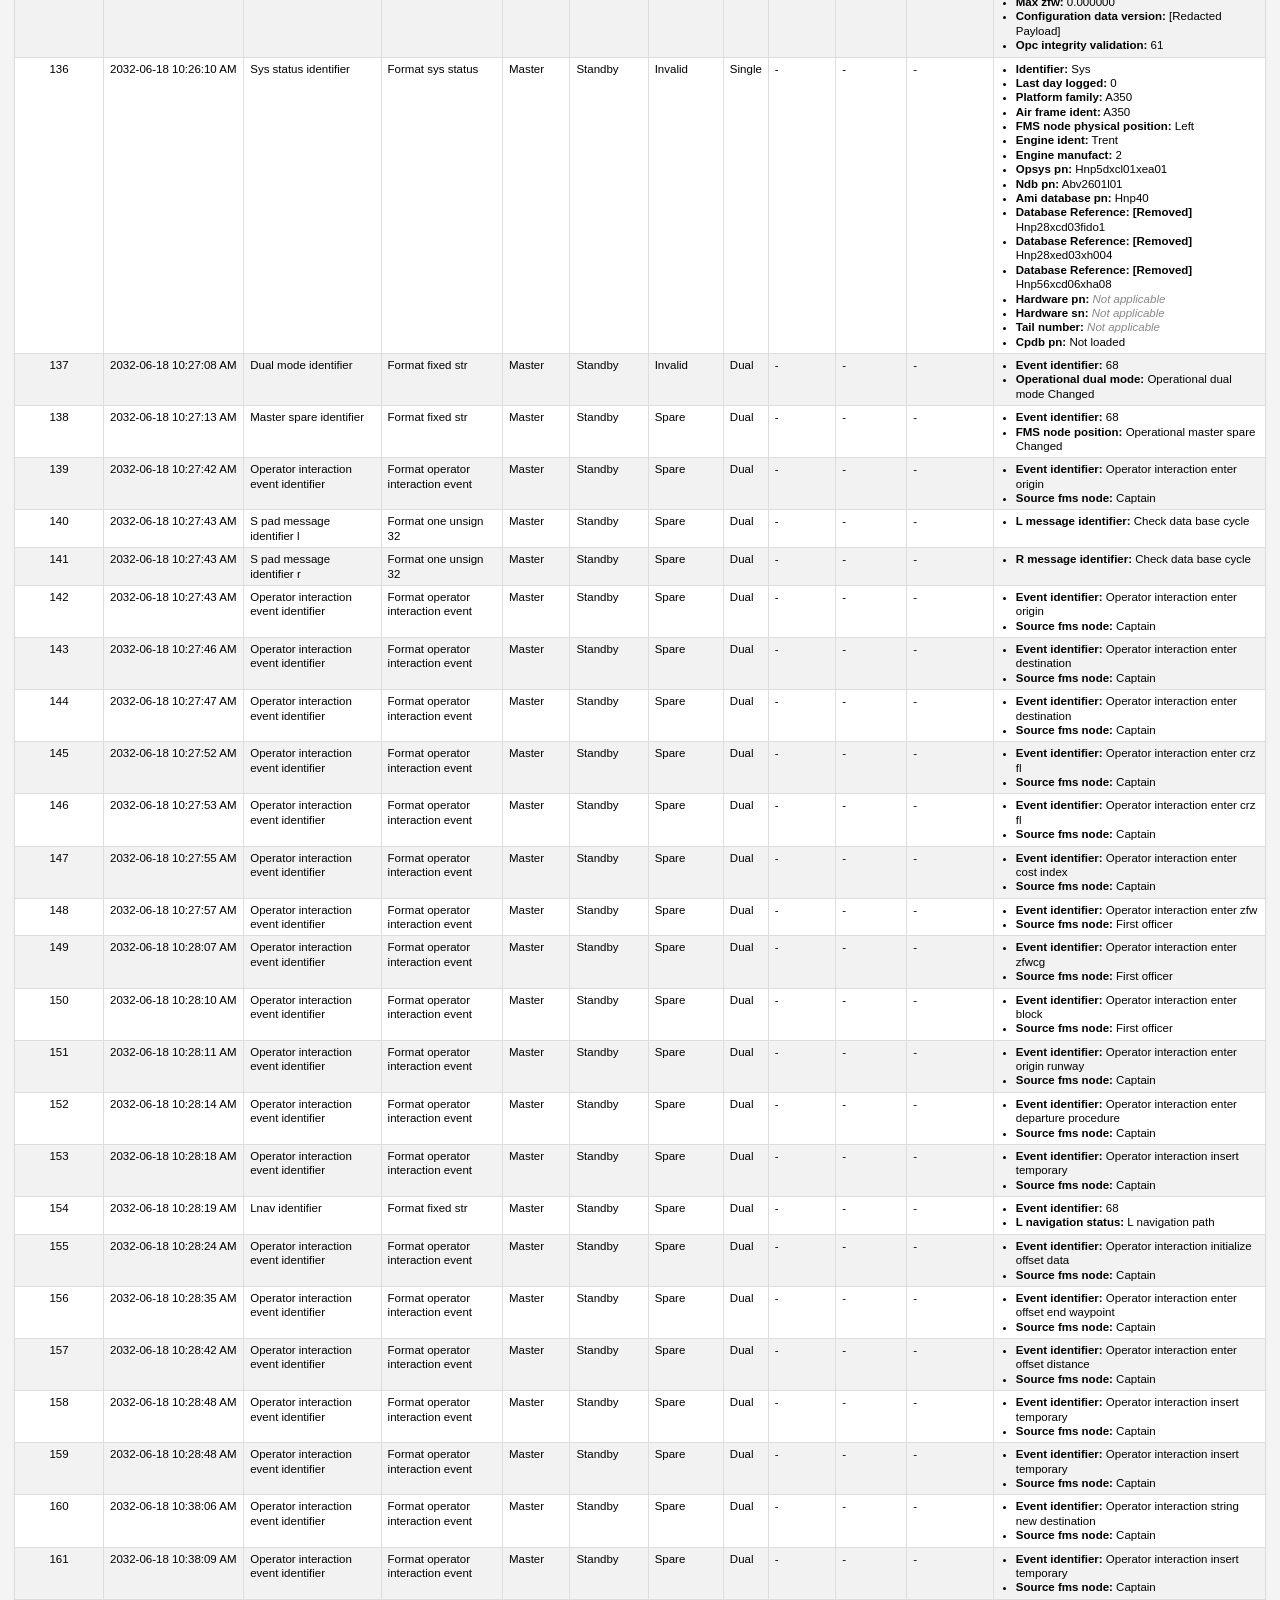
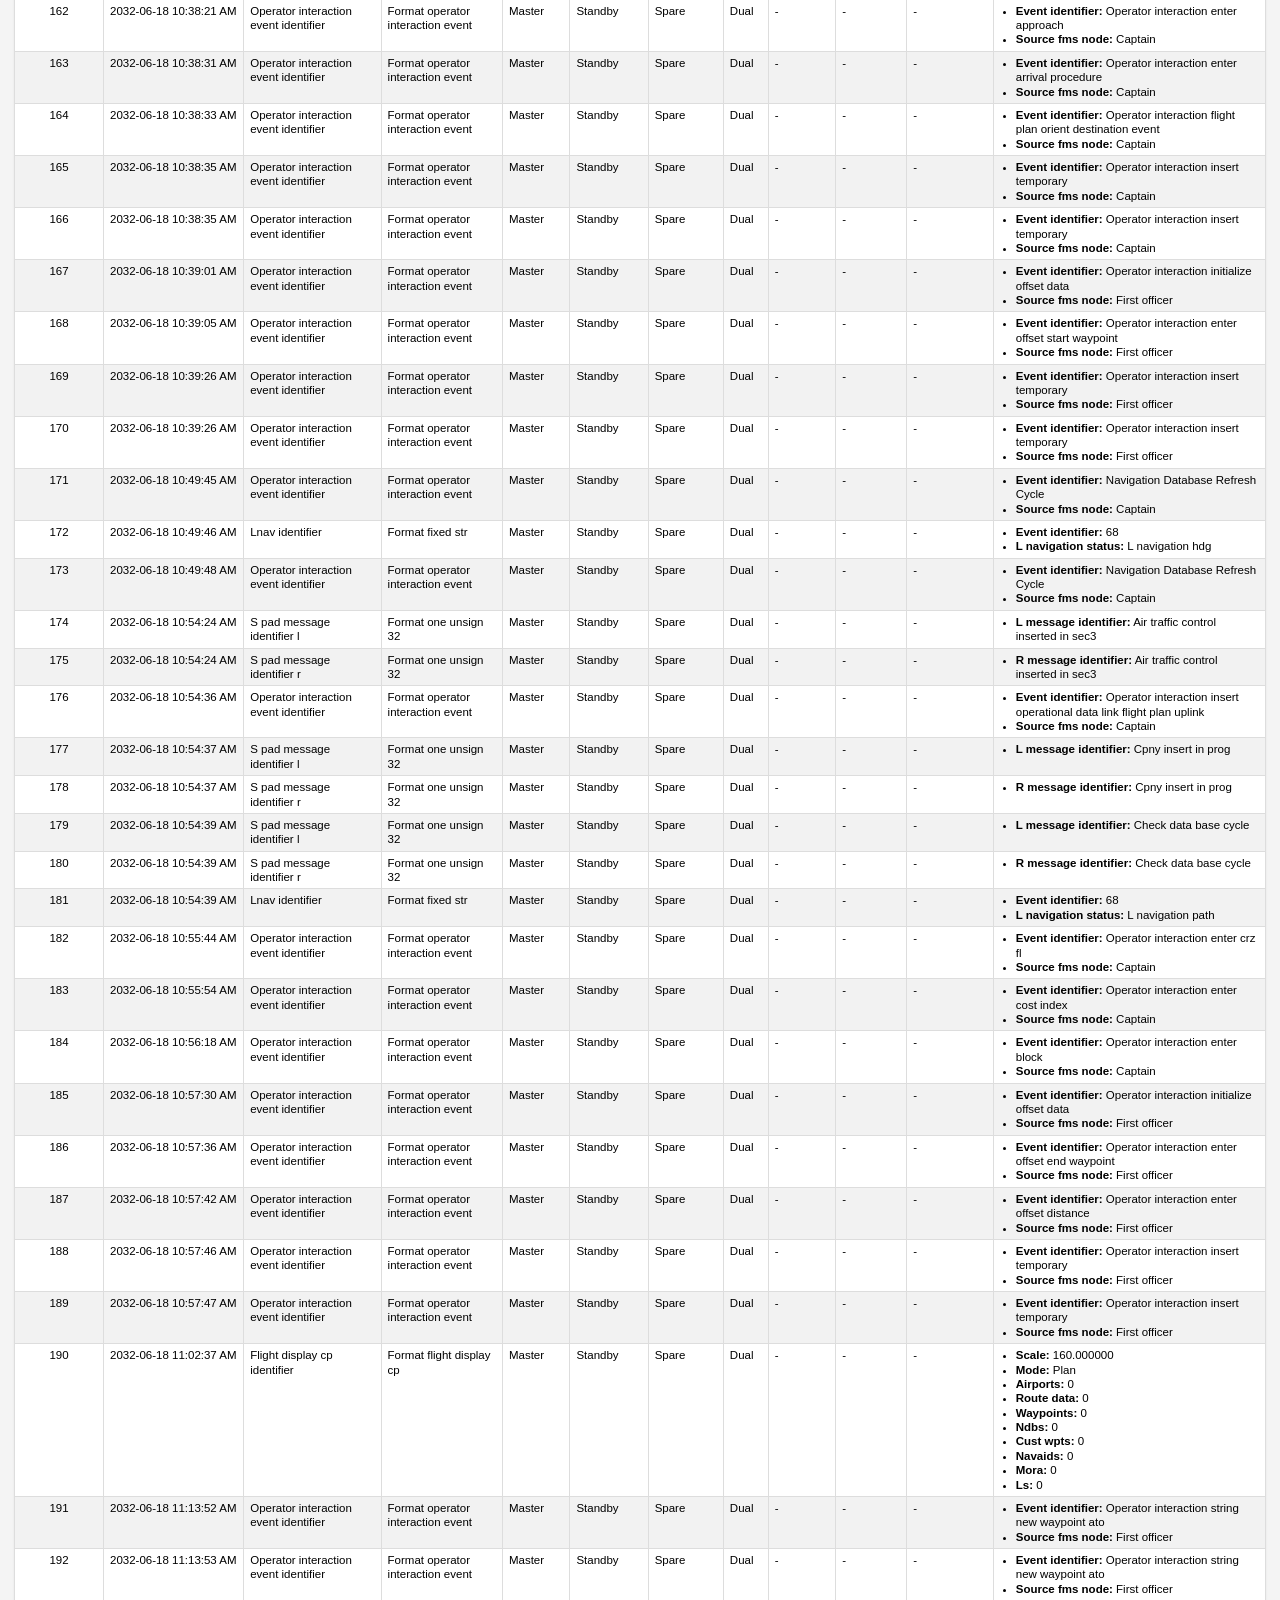
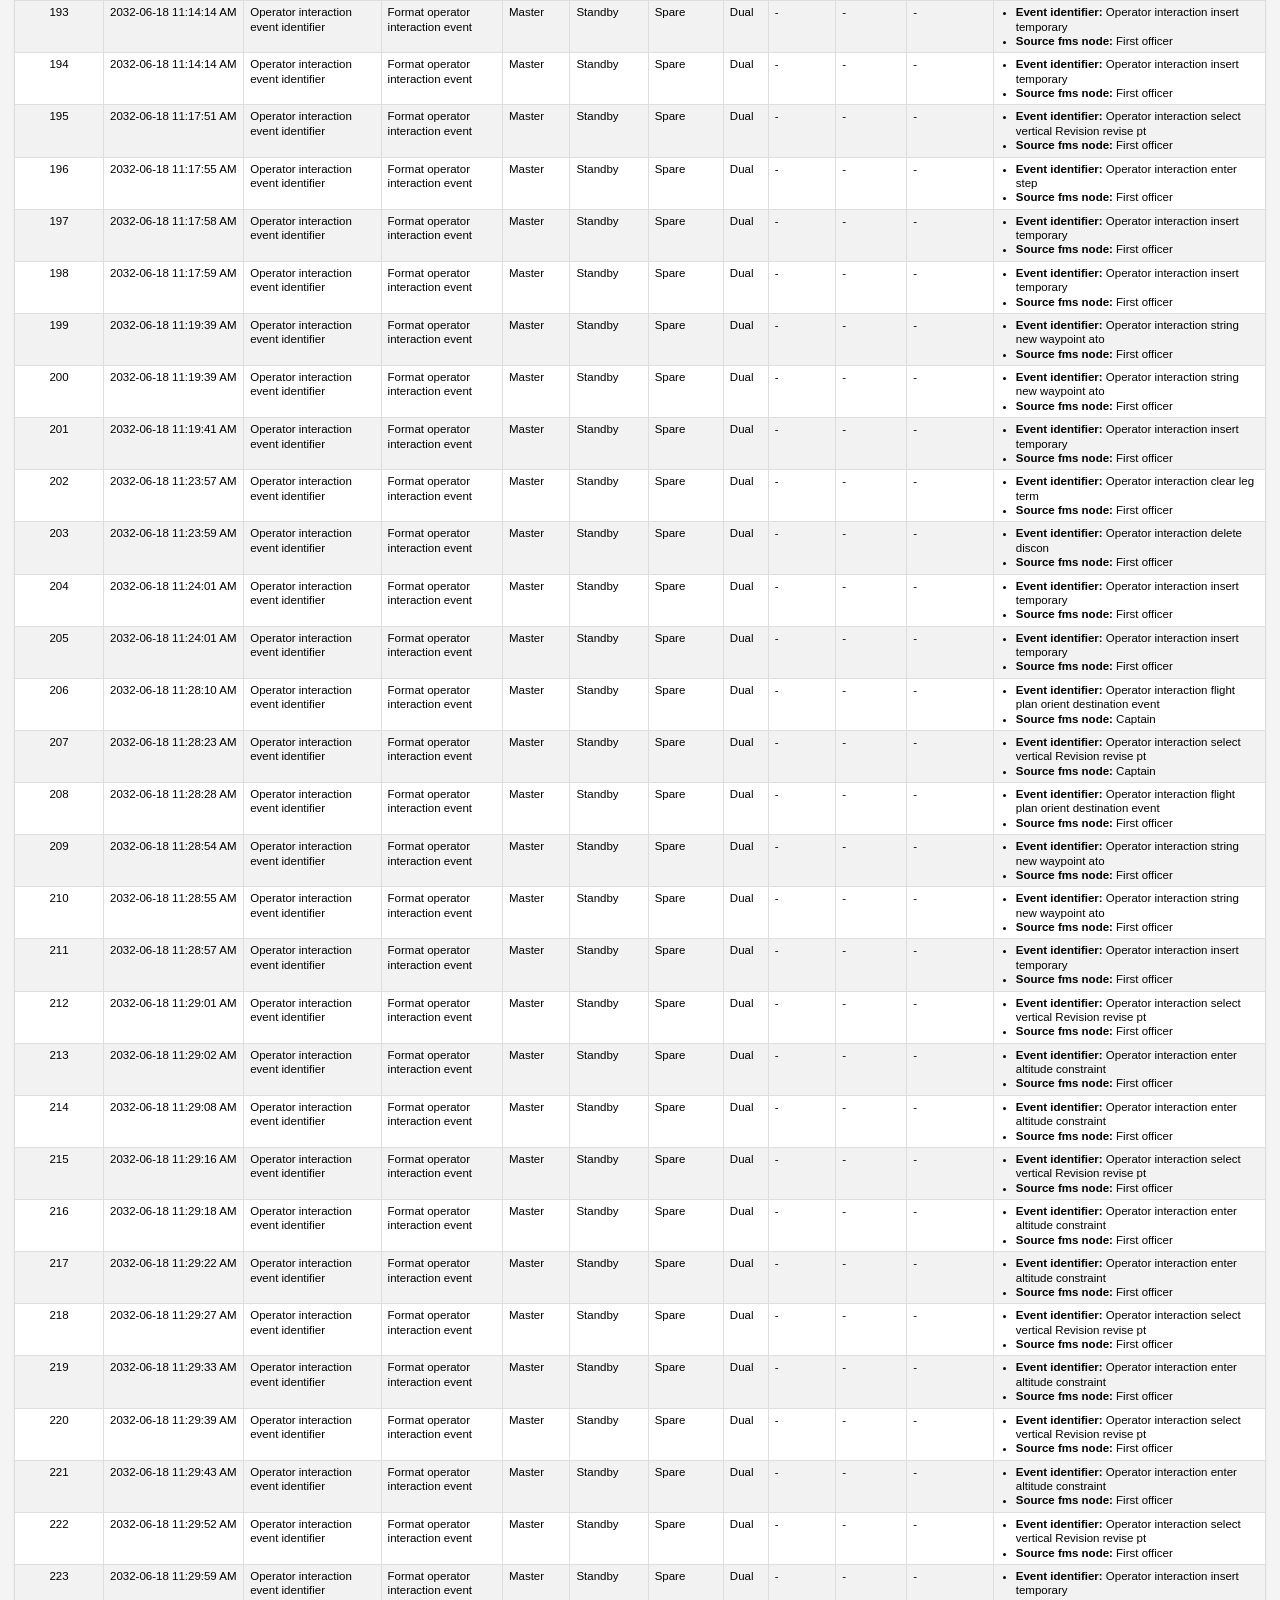
<file: NODE/NODE_A_FM_LBPQ_Log_6_Custom_Log_Decoded_Report.html>
<!DOCTYPE html>

<html lang="en">
<head>
<meta charset="utf-8"/>
<meta content="width=device-width, initial-scale=1.0" name="viewport"/>
<title>Public-Safe Left FMS Diagnostic Log</title>
<style>
        :root {
            --background-light: #f4f4f4;
            --background-dark: #333;
            --text-light: #000;
            --text-dark: #fff;
            --table-background-light: #fff;
            --table-background-dark: #444;
            --table-header-light: #f2f2f2;
            --table-header-dark: #666;
            --table-border-light: #ddd;
            --table-border-dark: #666;
            --hover-light: #e5e5e5;
            --hover-dark: #777;
            --alternate-row-light: #f2f2f2;
            --alternate-row-dark: #555;
            --muted-text-light: #888;
            --muted-text-dark: #bbb;
            --error-color-light: #b00020;
            --error-color-dark: #ff6b6b;
        }
        body {
            font-family: Arial, sans-serif;
            background-color: var(--background-light);
            color: var(--text-light);
            margin: 0;
            padding: 10px 14px;
            font-size: 12px;
            line-height: 1.25;
        }
        .log-table {
            width: 100%;
            border-collapse: collapse;
            background-color: var(--table-background-light);
            margin-bottom: 12px;
            box-shadow: 0 1px 2px rgba(0,0,0,0.08);
            table-layout: auto;
        }
        .log-table th, .log-table td {
            padding: 4px 6px;
            text-align: left;
            border: 1px solid var(--table-border-light);
            font-size: 11.5px;
        }
        .log-table th.center, .log-table td.center {
            text-align: center;
        }
        .log-table th.date-time, .log-table td.date-time {
            white-space: nowrap;
        }
        .log-table td.date-time {
            font-variant-numeric: tabular-nums;
        }
        .log-table th {
            background-color: var(--table-header-light);
            position: sticky;
            top: 0;
            z-index: 2;
            font-weight: 600;
            font-size: 12px;
            line-height: 1.2;
            vertical-align: middle;
        }
        .log-table td {
            vertical-align: top;
        }
        .log-table tr:nth-child(even) {
            background-color: var(--alternate-row-light);
        }
        .log-table tr:hover {
            background-color: var(--hover-light);
        }
        .na-data {
            color: var(--muted-text-light);
            font-style: italic;
        }
        .red-na-data {
            color: var(--error-color-light);
            font-style: italic;
        }
        .invalid-data {
            color: var(--error-color-light);
            font-weight: 600;
        }
        .page-heading {
            text-align: center;
            margin: 8px 0 12px 0;
            font-size: 18px;
            font-weight: 600;
        }
        .page-subheading {
            display: block;
            font-size: 14px;
            margin-top: 4px;
            color: var(--muted-text-light);
            font-weight: 400;
        }
        .data-words {
            font-family: 'Courier New', monospace;
            white-space: pre-wrap;
        }
        .msg {
            column-gap: 18px;
            column-fill: balance;
        }
        @media (min-width: 1400px) {
            .msg {
                column-width: 260px;
            }
        }
        .msg ul {
            margin: 0;
            padding-left: 16px;
        }
        .msg li {
            break-inside: avoid;
            -webkit-column-break-inside: avoid;
        }
        @media (prefers-color-scheme: dark) {
            body {
                background-color: var(--background-dark);
                color: var(--text-dark);
            }
            .log-table {
                background-color: var(--table-background-dark);
            }
            .log-table th, .log-table td {
                border: 1px solid var(--table-border-dark);
            }
            .log-table th {
                background-color: var(--table-header-dark);
            }
            .log-table tr:nth-child(even) {
                background-color: var(--alternate-row-dark);
            }
            .log-table tr:hover {
                background-color: var(--hover-dark);
            }
            .na-data {
                color: var(--muted-text-dark);
            }
            .red-na-data {
                color: var(--error-color-dark);
            }
            .invalid-data {
                color: var(--error-color-dark);
            }
            .page-subheading {
                color: var(--muted-text-dark);
            }
        }
    </style>
</head>
<body>
<h1 class="page-heading">Public-Safe Left FMS Diagnostic Log</h1>
<table class="log-table">
<tr>
<th class="center">Sequence number</th>
<th class="date-time">Date and time</th>
<th>Data Identifier</th>
<th>Data Format</th>
<th>Left FMS node</th>
<th>Center FMS node</th>
<th>Right FMS node</th>
<th>Dual</th>
<th>Latitude</th>
<th>Longitude</th>
<th>Altitude</th>
<th class="center">Message</th>
</tr>
<tr>
<td class="center">27</td>
<td class="date-time">2032-06-18 09:00:00 AM</td>
<td>S pad message identifier l</td>
<td>Format one unsign 32</td>
<td>Master</td>
<td>Standby</td>
<td>Spare</td>
<td>Dual</td>
<td>-</td>
<td>-</td>
<td>-</td>
<td>
<div class="msg"><ul>
<li><strong>L message identifier:</strong> Navigation primary</li>
</ul></div>
</td>
</tr>
<tr>
<td class="center">28</td>
<td class="date-time">2032-06-18 09:00:31 AM</td>
<td>Operator interaction event identifier</td>
<td>Format operator interaction event</td>
<td>Master</td>
<td>Standby</td>
<td>Spare</td>
<td>Dual</td>
<td>-</td>
<td>-</td>
<td>-</td>
<td>
<div class="msg"><ul>
<li><strong>Event identifier:</strong> Navigation Database Refresh Cycle</li>
<li><strong>Source fms node:</strong> First officer</li>
</ul></div>
</td>
</tr>
<tr>
<td class="center">29</td>
<td class="date-time">2032-06-18 09:00:33 AM</td>
<td>Lnav identifier</td>
<td>Format fixed str</td>
<td>Master</td>
<td>Standby</td>
<td>Spare</td>
<td>Dual</td>
<td>-</td>
<td>-</td>
<td>-</td>
<td>
<div class="msg"><ul>
<li><strong>Event identifier:</strong> 68</li>
<li><strong>L navigation status:</strong> L navigation hdg</li>
</ul></div>
</td>
</tr>
<tr>
<td class="center">1</td>
<td class="date-time">2032-06-18 09:37:24 AM</td>
<td>Operational startup mode identifier</td>
<td>Format fixed str</td>
<td>Spare</td>
<td>Invalid</td>
<td>Invalid</td>
<td>Single</td>
<td>-</td>
<td>-</td>
<td>-</td>
<td>
<div class="msg"><ul>
<li><strong>Event identifier:</strong> 68</li>
<li><strong>Operational startup mode:</strong> Operational startup cold</li>
</ul></div>
</td>
</tr>
<tr>
<td class="center">2</td>
<td class="date-time">2032-06-18 09:37:24 AM</td>
<td>Dual mode identifier</td>
<td>Format fixed str</td>
<td>Spare</td>
<td>Invalid</td>
<td>Invalid</td>
<td>Single</td>
<td>-</td>
<td>-</td>
<td>-</td>
<td>
<div class="msg"><ul>
<li><strong>Event identifier:</strong> 68</li>
<li><strong>Operational dual mode:</strong> Operational dual mode Changed</li>
</ul></div>
</td>
</tr>
<tr>
<td class="center">3</td>
<td class="date-time">2032-06-18 09:37:24 AM</td>
<td>Operational powerup identifier</td>
<td>Format fixed str</td>
<td>Spare</td>
<td>Invalid</td>
<td>Invalid</td>
<td>Single</td>
<td>-</td>
<td>-</td>
<td>-</td>
<td>
<div class="msg"><ul>
<li><strong>Event identifier:</strong> 68</li>
<li><strong>Operational powerup:</strong> Operational powerup normal</li>
</ul></div>
</td>
</tr>
<tr>
<td class="center">4</td>
<td class="date-time">2032-06-18 09:37:33 AM</td>
<td>Master spare identifier</td>
<td>Format fixed str</td>
<td>Master</td>
<td>Invalid</td>
<td>Invalid</td>
<td>Single</td>
<td>-</td>
<td>-</td>
<td>-</td>
<td>
<div class="msg"><ul>
<li><strong>Event identifier:</strong> 68</li>
<li><strong>FMS node position:</strong> Operational master spare Changed</li>
</ul></div>
</td>
</tr>
<tr>
<td class="center">5</td>
<td class="date-time">2032-06-18 09:38:13 AM</td>
<td>Opc configuration data identifier</td>
<td>Format opc configuration data</td>
<td>Master</td>
<td>Invalid</td>
<td>Invalid</td>
<td>Single</td>
<td>-</td>
<td>-</td>
<td>-</td>
<td>
<div class="msg"><ul>
<li><strong>Identifier:</strong> Configuration data</li>
<li><strong>Last day logged:</strong> 0</li>
<li><strong>Performance custo 3:</strong> False</li>
<li><strong>Performance custo 2:</strong> False</li>
<li><strong>Performance custo 1:</strong> False</li>
<li><strong>Operational data link datalink:</strong> True</li>
<li><strong>Air traffic service enable:</strong> True</li>
<li><strong>Kilogram enable:</strong> True</li>
<li><strong>Metric enable:</strong> True</li>
<li><strong>Operate use:</strong> 0</li>
<li><strong>Display trajectory:</strong> 1</li>
<li><strong>Grid mora enable:</strong> True</li>
<li><strong>Connectivity func enable:</strong> 0</li>
<li><strong>I4d rta enable:</strong> False</li>
<li><strong>Radio navigation 2 installed:</strong> True</li>
<li><strong>Aim disable:</strong> True</li>
<li><strong>No radio navigation on board:</strong> False</li>
<li><strong>Passenger count enable:</strong> True</li>
<li><strong>Fls enable:</strong> True</li>
<li><strong>To securization enable:</strong> True</li>
<li><strong>No ap fd mda mdh disconnect:</strong> True</li>
<li><strong>To derate enable:</strong> True</li>
<li><strong>Climb derate enable:</strong> False</li>
<li><strong>Fnl des enable:</strong> True</li>
<li><strong>Cda enable:</strong> 1</li>
<li><strong>Cpdb opc enable:</strong> False</li>
<li><strong>Vor2 dme2 on board:</strong> True</li>
<li><strong>Rnp function enable:</strong> True</li>
<li><strong>Leg sequencing monitoring enable:</strong> True</li>
<li><strong>Resync check enable:</strong> True</li>
<li><strong>To securization 2 enable:</strong> True</li>
<li><strong>Sbas enable:</strong> True</li>
<li><strong>Sls enable:</strong> True</li>
<li><strong>Jfgw display on mfd enable:</strong> True</li>
<li><strong>Acr 2 on board:</strong> False</li>
<li><strong>Vertical display enable:</strong> True</li>
<li><strong>FMS trjctry on vd enable:</strong> True</li>
<li><strong>Mora on vd enable:</strong> True</li>
<li><strong>Msa on vd enable:</strong> True</li>
<li><strong>Etoc enable:</strong> True</li>
<li><strong>Freeze scale on vd enable:</strong> False</li>
<li><strong>Fls axis on vd enable:</strong> True</li>
<li><strong>Aess twsf trjctry enable:</strong> True</li>
<li><strong>Auto derate climb enable:</strong> True</li>
<li><strong>Polar navigation enabled:</strong> True</li>
<li><strong>Back beam approach en:</strong> True</li>
<li><strong>FMS platform type 1:</strong> True</li>
<li><strong>FMS platform type 2:</strong> True</li>
<li><strong>FMS platform type 3:</strong> False</li>
<li><strong>FMS platform type 4:</strong> False</li>
<li><strong>FMS engine manuf 1:</strong> False</li>
<li><strong>FMS engine manuf 2:</strong> True</li>
<li><strong>FMS engine manuf 3:</strong> False</li>
<li><strong>FMS engine type 1:</strong> False</li>
<li><strong>FMS engine type 2:</strong> True</li>
<li><strong>FMS engine type 3:</strong> False</li>
<li><strong>FMS engine type 4:</strong> False</li>
<li><strong>FMS engine type 5:</strong> False</li>
<li><strong>Takeoff rnp:</strong> 1.000000</li>
<li><strong>Gps approach rnp:</strong> 0.300000</li>
<li><strong>Precision approach rnp:</strong> 0.500000</li>
<li><strong>Nonprecision approach rnp:</strong> 0.500000</li>
<li><strong>Terminal rnp:</strong> 1.000000</li>
<li><strong>Enroute rnp:</strong> 2.000000</li>
<li><strong>Oceanic rnp:</strong> 2.000000</li>
<li><strong>Takeoff tla:</strong> 110.991997</li>
<li><strong>Takeoff hal:</strong> 1.000000</li>
<li><strong>Approach hal:</strong> 0.300000</li>
<li><strong>Terminal hal:</strong> 1.000000</li>
<li><strong>Enroute hal:</strong> 2.000000</li>
<li><strong>Oceanic hal:</strong> 2.000000</li>
<li><strong>Tail number 32:</strong> .F-Wzht</li>
<li><strong>Tail number 16:</strong> Zht</li>
<li><strong>Tail number 8:</strong> T</li>
<li><strong>Max gw:</strong> 0.000000</li>
<li><strong>Max zfw:</strong> 0.000000</li>
<li><strong>Configuration data version:</strong> [Redacted Payload]</li>
<li><strong>Opc integrity validation:</strong> 82</li>
</ul></div>
</td>
</tr>
<tr>
<td class="center">6</td>
<td class="date-time">2032-06-18 09:38:14 AM</td>
<td>Sys status identifier</td>
<td>Format sys status</td>
<td>Master</td>
<td>Invalid</td>
<td>Invalid</td>
<td>Single</td>
<td>-</td>
<td>-</td>
<td>-</td>
<td>
<div class="msg"><ul>
<li><strong>Identifier:</strong> Sys</li>
<li><strong>Last day logged:</strong> 0</li>
<li><strong>Platform family:</strong> A350</li>
<li><strong>Air frame ident:</strong> A350</li>
<li><strong>FMS node physical position:</strong> Left</li>
<li><strong>Engine ident:</strong> Trent</li>
<li><strong>Engine manufact:</strong> 2</li>
<li><strong>Opsys pn:</strong> Hnp5dxcl01xea01</li>
<li><strong>Ndb pn:</strong> Abv2601l01</li>
<li><strong>Ami database pn:</strong> Hnp40</li>
<li><strong>Database Reference: [Removed]</strong> Hnp28xcd03fido1</li>
<li><strong>Database Reference: [Removed]</strong> Hnp28xed03xh004</li>
<li><strong>Database Reference: [Removed]</strong> Hnp56xcd06xha08</li>
<li><strong>Hardware pn:</strong> <span class="na-data">Not applicable</span></li>
<li><strong>Hardware sn:</strong> <span class="na-data">Not applicable</span></li>
<li><strong>Tail number:</strong> <span class="na-data">Not applicable</span></li>
<li><strong>Cpdb pn:</strong> Not loaded</li>
</ul></div>
</td>
</tr>
<tr>
<td class="center">7</td>
<td class="date-time">2032-06-18 09:39:15 AM</td>
<td>Master spare identifier</td>
<td>Format fixed str</td>
<td>Master</td>
<td>Standby</td>
<td>Invalid</td>
<td>Single</td>
<td>-</td>
<td>-</td>
<td>-</td>
<td>
<div class="msg"><ul>
<li><strong>Event identifier:</strong> 68</li>
<li><strong>FMS node position:</strong> Operational master spare Changed</li>
</ul></div>
</td>
</tr>
<tr>
<td class="center">1</td>
<td class="date-time">2032-06-18 09:41:25 AM</td>
<td>Operational startup mode identifier</td>
<td>Format fixed str</td>
<td>Spare</td>
<td>Invalid</td>
<td>Invalid</td>
<td>Single</td>
<td>-</td>
<td>-</td>
<td>-</td>
<td>
<div class="msg"><ul>
<li><strong>Event identifier:</strong> 68</li>
<li><strong>Operational startup mode:</strong> Operational startup cold</li>
</ul></div>
</td>
</tr>
<tr>
<td class="center">2</td>
<td class="date-time">2032-06-18 09:41:25 AM</td>
<td>Dual mode identifier</td>
<td>Format fixed str</td>
<td>Spare</td>
<td>Invalid</td>
<td>Invalid</td>
<td>Single</td>
<td>-</td>
<td>-</td>
<td>-</td>
<td>
<div class="msg"><ul>
<li><strong>Event identifier:</strong> 68</li>
<li><strong>Operational dual mode:</strong> Operational dual mode Changed</li>
</ul></div>
</td>
</tr>
<tr>
<td class="center">3</td>
<td class="date-time">2032-06-18 09:41:25 AM</td>
<td>Operational powerup identifier</td>
<td>Format fixed str</td>
<td>Spare</td>
<td>Invalid</td>
<td>Invalid</td>
<td>Single</td>
<td>-</td>
<td>-</td>
<td>-</td>
<td>
<div class="msg"><ul>
<li><strong>Event identifier:</strong> 68</li>
<li><strong>Operational powerup:</strong> Operational powerup normal</li>
</ul></div>
</td>
</tr>
<tr>
<td class="center">4</td>
<td class="date-time">2032-06-18 09:41:32 AM</td>
<td>S pad message identifier l</td>
<td>Format one unsign 32</td>
<td>Spare</td>
<td>Invalid</td>
<td>Invalid</td>
<td>Single</td>
<td>-</td>
<td>-</td>
<td>-</td>
<td>
<div class="msg"><ul>
<li><strong>L message identifier:</strong> Please wait</li>
</ul></div>
</td>
</tr>
<tr>
<td class="center">5</td>
<td class="date-time">2032-06-18 09:41:32 AM</td>
<td>S pad message identifier r</td>
<td>Format one unsign 32</td>
<td>Spare</td>
<td>Invalid</td>
<td>Invalid</td>
<td>Single</td>
<td>-</td>
<td>-</td>
<td>-</td>
<td>
<div class="msg"><ul>
<li><strong>R message identifier:</strong> Please wait</li>
</ul></div>
</td>
</tr>
<tr>
<td class="center">6</td>
<td class="date-time">2032-06-18 09:41:37 AM</td>
<td>Master spare identifier</td>
<td>Format fixed str</td>
<td>Master</td>
<td>Standby</td>
<td>Invalid</td>
<td>Single</td>
<td>-</td>
<td>-</td>
<td>-</td>
<td>
<div class="msg"><ul>
<li><strong>Event identifier:</strong> 68</li>
<li><strong>FMS node position:</strong> Operational master spare Changed</li>
</ul></div>
</td>
</tr>
<tr>
<td class="center">7</td>
<td class="date-time">2032-06-18 09:41:45 AM</td>
<td>Opc configuration data identifier</td>
<td>Format opc configuration data</td>
<td>Master</td>
<td>Standby</td>
<td>Invalid</td>
<td>Single</td>
<td>-</td>
<td>-</td>
<td>-</td>
<td>
<div class="msg"><ul>
<li><strong>Identifier:</strong> Configuration data</li>
<li><strong>Last day logged:</strong> 0</li>
<li><strong>Performance custo 3:</strong> False</li>
<li><strong>Performance custo 2:</strong> False</li>
<li><strong>Performance custo 1:</strong> False</li>
<li><strong>Operational data link datalink:</strong> True</li>
<li><strong>Air traffic service enable:</strong> True</li>
<li><strong>Kilogram enable:</strong> True</li>
<li><strong>Metric enable:</strong> True</li>
<li><strong>Operate use:</strong> 0</li>
<li><strong>Display trajectory:</strong> 1</li>
<li><strong>Grid mora enable:</strong> True</li>
<li><strong>Connectivity func enable:</strong> 0</li>
<li><strong>I4d rta enable:</strong> False</li>
<li><strong>Radio navigation 2 installed:</strong> True</li>
<li><strong>Aim disable:</strong> True</li>
<li><strong>No radio navigation on board:</strong> False</li>
<li><strong>Passenger count enable:</strong> True</li>
<li><strong>Fls enable:</strong> True</li>
<li><strong>To securization enable:</strong> True</li>
<li><strong>No ap fd mda mdh disconnect:</strong> True</li>
<li><strong>To derate enable:</strong> True</li>
<li><strong>Climb derate enable:</strong> False</li>
<li><strong>Fnl des enable:</strong> True</li>
<li><strong>Cda enable:</strong> 1</li>
<li><strong>Cpdb opc enable:</strong> False</li>
<li><strong>Vor2 dme2 on board:</strong> True</li>
<li><strong>Rnp function enable:</strong> True</li>
<li><strong>Leg sequencing monitoring enable:</strong> True</li>
<li><strong>Resync check enable:</strong> True</li>
<li><strong>To securization 2 enable:</strong> True</li>
<li><strong>Sbas enable:</strong> True</li>
<li><strong>Sls enable:</strong> True</li>
<li><strong>Jfgw display on mfd enable:</strong> True</li>
<li><strong>Acr 2 on board:</strong> False</li>
<li><strong>Vertical display enable:</strong> True</li>
<li><strong>FMS trjctry on vd enable:</strong> True</li>
<li><strong>Mora on vd enable:</strong> True</li>
<li><strong>Msa on vd enable:</strong> True</li>
<li><strong>Etoc enable:</strong> True</li>
<li><strong>Freeze scale on vd enable:</strong> False</li>
<li><strong>Fls axis on vd enable:</strong> True</li>
<li><strong>Aess twsf trjctry enable:</strong> True</li>
<li><strong>Auto derate climb enable:</strong> True</li>
<li><strong>Polar navigation enabled:</strong> True</li>
<li><strong>Back beam approach en:</strong> True</li>
<li><strong>FMS platform type 1:</strong> True</li>
<li><strong>FMS platform type 2:</strong> True</li>
<li><strong>FMS platform type 3:</strong> False</li>
<li><strong>FMS platform type 4:</strong> False</li>
<li><strong>FMS engine manuf 1:</strong> False</li>
<li><strong>FMS engine manuf 2:</strong> True</li>
<li><strong>FMS engine manuf 3:</strong> False</li>
<li><strong>FMS engine type 1:</strong> False</li>
<li><strong>FMS engine type 2:</strong> True</li>
<li><strong>FMS engine type 3:</strong> False</li>
<li><strong>FMS engine type 4:</strong> False</li>
<li><strong>FMS engine type 5:</strong> False</li>
<li><strong>Takeoff rnp:</strong> 1.000000</li>
<li><strong>Gps approach rnp:</strong> 0.300000</li>
<li><strong>Precision approach rnp:</strong> 0.500000</li>
<li><strong>Nonprecision approach rnp:</strong> 0.500000</li>
<li><strong>Terminal rnp:</strong> 1.000000</li>
<li><strong>Enroute rnp:</strong> 2.000000</li>
<li><strong>Oceanic rnp:</strong> 2.000000</li>
<li><strong>Takeoff tla:</strong> 110.991997</li>
<li><strong>Takeoff hal:</strong> 1.000000</li>
<li><strong>Approach hal:</strong> 0.300000</li>
<li><strong>Terminal hal:</strong> 1.000000</li>
<li><strong>Enroute hal:</strong> 2.000000</li>
<li><strong>Oceanic hal:</strong> 2.000000</li>
<li><strong>Tail number 32:</strong> .F-Wzht</li>
<li><strong>Tail number 16:</strong> Zht</li>
<li><strong>Tail number 8:</strong> T</li>
<li><strong>Max gw:</strong> 0.000000</li>
<li><strong>Max zfw:</strong> 0.000000</li>
<li><strong>Configuration data version:</strong> [Redacted Payload]</li>
<li><strong>Opc integrity validation:</strong> 61</li>
</ul></div>
</td>
</tr>
<tr>
<td class="center">8</td>
<td class="date-time">2032-06-18 09:41:46 AM</td>
<td>Sys status identifier</td>
<td>Format sys status</td>
<td>Master</td>
<td>Standby</td>
<td>Invalid</td>
<td>Single</td>
<td>-</td>
<td>-</td>
<td>-</td>
<td>
<div class="msg"><ul>
<li><strong>Identifier:</strong> Sys</li>
<li><strong>Last day logged:</strong> 0</li>
<li><strong>Platform family:</strong> A350</li>
<li><strong>Air frame ident:</strong> A350</li>
<li><strong>FMS node physical position:</strong> Left</li>
<li><strong>Engine ident:</strong> Trent</li>
<li><strong>Engine manufact:</strong> 2</li>
<li><strong>Opsys pn:</strong> Hnp5dxcl01xea01</li>
<li><strong>Ndb pn:</strong> Abv2601l01</li>
<li><strong>Ami database pn:</strong> Hnp40</li>
<li><strong>Database Reference: [Removed]</strong> Hnp28xcd03fido1</li>
<li><strong>Database Reference: [Removed]</strong> Hnp28xed03xh004</li>
<li><strong>Database Reference: [Removed]</strong> Hnp56xcd06xha08</li>
<li><strong>Hardware pn:</strong> <span class="na-data">Not applicable</span></li>
<li><strong>Hardware sn:</strong> <span class="na-data">Not applicable</span></li>
<li><strong>Tail number:</strong> <span class="na-data">Not applicable</span></li>
<li><strong>Cpdb pn:</strong> Not loaded</li>
</ul></div>
</td>
</tr>
<tr>
<td class="center">9</td>
<td class="date-time">2032-06-18 09:42:50 AM</td>
<td>Dual mode identifier</td>
<td>Format fixed str</td>
<td>Master</td>
<td>Standby</td>
<td>Invalid</td>
<td>Dual</td>
<td>-</td>
<td>-</td>
<td>-</td>
<td>
<div class="msg"><ul>
<li><strong>Event identifier:</strong> 68</li>
<li><strong>Operational dual mode:</strong> Operational dual mode Changed</li>
</ul></div>
</td>
</tr>
<tr>
<td class="center">10</td>
<td class="date-time">2032-06-18 09:42:52 AM</td>
<td>Operator interaction event identifier</td>
<td>Format operator interaction event</td>
<td>Master</td>
<td>Standby</td>
<td>Invalid</td>
<td>Dual</td>
<td>-</td>
<td>-</td>
<td>-</td>
<td>
<div class="msg"><ul>
<li><strong>Event identifier:</strong> Operator interaction refresh sec index data</li>
<li><strong>Source fms node:</strong> Captain</li>
</ul></div>
</td>
</tr>
<tr>
<td class="center">11</td>
<td class="date-time">2032-06-18 09:42:53 AM</td>
<td>Operator interaction event identifier</td>
<td>Format operator interaction event</td>
<td>Master</td>
<td>Standby</td>
<td>Invalid</td>
<td>Dual</td>
<td>-</td>
<td>-</td>
<td>-</td>
<td>
<div class="msg"><ul>
<li><strong>Event identifier:</strong> Operator interaction refresh sec index data</li>
<li><strong>Source fms node:</strong> Captain</li>
</ul></div>
</td>
</tr>
<tr>
<td class="center">12</td>
<td class="date-time">2032-06-18 09:42:56 AM</td>
<td>Master spare identifier</td>
<td>Format fixed str</td>
<td>Master</td>
<td>Standby</td>
<td>Spare</td>
<td>Dual</td>
<td>-</td>
<td>-</td>
<td>-</td>
<td>
<div class="msg"><ul>
<li><strong>Event identifier:</strong> 68</li>
<li><strong>FMS node position:</strong> Operational master spare Changed</li>
</ul></div>
</td>
</tr>
<tr>
<td class="center">13</td>
<td class="date-time">2032-06-18 09:43:21 AM</td>
<td>Operator interaction event identifier</td>
<td>Format operator interaction event</td>
<td>Master</td>
<td>Standby</td>
<td>Spare</td>
<td>Dual</td>
<td>-</td>
<td>-</td>
<td>-</td>
<td>
<div class="msg"><ul>
<li><strong>Event identifier:</strong> Operator interaction enter origin</li>
<li><strong>Source fms node:</strong> Captain</li>
</ul></div>
</td>
</tr>
<tr>
<td class="center">14</td>
<td class="date-time">2032-06-18 09:43:21 AM</td>
<td>S pad message identifier l</td>
<td>Format one unsign 32</td>
<td>Master</td>
<td>Standby</td>
<td>Spare</td>
<td>Dual</td>
<td>-</td>
<td>-</td>
<td>-</td>
<td>
<div class="msg"><ul>
<li><strong>L message identifier:</strong> Check data base cycle</li>
</ul></div>
</td>
</tr>
<tr>
<td class="center">15</td>
<td class="date-time">2032-06-18 09:43:21 AM</td>
<td>S pad message identifier r</td>
<td>Format one unsign 32</td>
<td>Master</td>
<td>Standby</td>
<td>Spare</td>
<td>Dual</td>
<td>-</td>
<td>-</td>
<td>-</td>
<td>
<div class="msg"><ul>
<li><strong>R message identifier:</strong> Check data base cycle</li>
</ul></div>
</td>
</tr>
<tr>
<td class="center">16</td>
<td class="date-time">2032-06-18 09:43:22 AM</td>
<td>Operator interaction event identifier</td>
<td>Format operator interaction event</td>
<td>Master</td>
<td>Standby</td>
<td>Spare</td>
<td>Dual</td>
<td>-</td>
<td>-</td>
<td>-</td>
<td>
<div class="msg"><ul>
<li><strong>Event identifier:</strong> Operator interaction enter origin</li>
<li><strong>Source fms node:</strong> Captain</li>
</ul></div>
</td>
</tr>
<tr>
<td class="center">17</td>
<td class="date-time">2032-06-18 09:43:23 AM</td>
<td>Operator interaction event identifier</td>
<td>Format operator interaction event</td>
<td>Master</td>
<td>Standby</td>
<td>Spare</td>
<td>Dual</td>
<td>-</td>
<td>-</td>
<td>-</td>
<td>
<div class="msg"><ul>
<li><strong>Event identifier:</strong> Operator interaction enter destination</li>
<li><strong>Source fms node:</strong> Captain</li>
</ul></div>
</td>
</tr>
<tr>
<td class="center">18</td>
<td class="date-time">2032-06-18 09:43:24 AM</td>
<td>Operator interaction event identifier</td>
<td>Format operator interaction event</td>
<td>Master</td>
<td>Standby</td>
<td>Spare</td>
<td>Dual</td>
<td>-</td>
<td>-</td>
<td>-</td>
<td>
<div class="msg"><ul>
<li><strong>Event identifier:</strong> Operator interaction enter destination</li>
<li><strong>Source fms node:</strong> Captain</li>
</ul></div>
</td>
</tr>
<tr>
<td class="center">19</td>
<td class="date-time">2032-06-18 09:43:24 AM</td>
<td>Operator interaction event identifier</td>
<td>Format operator interaction event</td>
<td>Master</td>
<td>Standby</td>
<td>Spare</td>
<td>Dual</td>
<td>-</td>
<td>-</td>
<td>-</td>
<td>
<div class="msg"><ul>
<li><strong>Event identifier:</strong> Operator interaction enter destination</li>
<li><strong>Source fms node:</strong> Captain</li>
</ul></div>
</td>
</tr>
<tr>
<td class="center">20</td>
<td class="date-time">2032-06-18 09:43:28 AM</td>
<td>Operator interaction event identifier</td>
<td>Format operator interaction event</td>
<td>Master</td>
<td>Standby</td>
<td>Spare</td>
<td>Dual</td>
<td>-</td>
<td>-</td>
<td>-</td>
<td>
<div class="msg"><ul>
<li><strong>Event identifier:</strong> Operator interaction enter crz fl</li>
<li><strong>Source fms node:</strong> Captain</li>
</ul></div>
</td>
</tr>
<tr>
<td class="center">21</td>
<td class="date-time">2032-06-18 09:43:32 AM</td>
<td>Operator interaction event identifier</td>
<td>Format operator interaction event</td>
<td>Master</td>
<td>Standby</td>
<td>Spare</td>
<td>Dual</td>
<td>-</td>
<td>-</td>
<td>-</td>
<td>
<div class="msg"><ul>
<li><strong>Event identifier:</strong> Operator interaction select flt criterion</li>
<li><strong>Source fms node:</strong> Captain</li>
</ul></div>
</td>
</tr>
<tr>
<td class="center">22</td>
<td class="date-time">2032-06-18 09:43:34 AM</td>
<td>Operator interaction event identifier</td>
<td>Format operator interaction event</td>
<td>Master</td>
<td>Standby</td>
<td>Spare</td>
<td>Dual</td>
<td>-</td>
<td>-</td>
<td>-</td>
<td>
<div class="msg"><ul>
<li><strong>Event identifier:</strong> Operator interaction enter cost index</li>
<li><strong>Source fms node:</strong> Captain</li>
</ul></div>
</td>
</tr>
<tr>
<td class="center">23</td>
<td class="date-time">2032-06-18 09:43:42 AM</td>
<td>Operator interaction event identifier</td>
<td>Format operator interaction event</td>
<td>Master</td>
<td>Standby</td>
<td>Spare</td>
<td>Dual</td>
<td>-</td>
<td>-</td>
<td>-</td>
<td>
<div class="msg"><ul>
<li><strong>Event identifier:</strong> Operator interaction enter zfw</li>
<li><strong>Source fms node:</strong> First officer</li>
</ul></div>
</td>
</tr>
<tr>
<td class="center">24</td>
<td class="date-time">2032-06-18 09:43:46 AM</td>
<td>Operator interaction event identifier</td>
<td>Format operator interaction event</td>
<td>Master</td>
<td>Standby</td>
<td>Spare</td>
<td>Dual</td>
<td>-</td>
<td>-</td>
<td>-</td>
<td>
<div class="msg"><ul>
<li><strong>Event identifier:</strong> Operator interaction enter zfwcg</li>
<li><strong>Source fms node:</strong> First officer</li>
</ul></div>
</td>
</tr>
<tr>
<td class="center">25</td>
<td class="date-time">2032-06-18 09:43:49 AM</td>
<td>Operator interaction event identifier</td>
<td>Format operator interaction event</td>
<td>Master</td>
<td>Standby</td>
<td>Spare</td>
<td>Dual</td>
<td>-</td>
<td>-</td>
<td>-</td>
<td>
<div class="msg"><ul>
<li><strong>Event identifier:</strong> Operator interaction enter block</li>
<li><strong>Source fms node:</strong> First officer</li>
</ul></div>
</td>
</tr>
<tr>
<td class="center">26</td>
<td class="date-time">2032-06-18 09:43:55 AM</td>
<td>Operator interaction event identifier</td>
<td>Format operator interaction event</td>
<td>Master</td>
<td>Standby</td>
<td>Spare</td>
<td>Dual</td>
<td>-</td>
<td>-</td>
<td>-</td>
<td>
<div class="msg"><ul>
<li><strong>Event identifier:</strong> Operator interaction enter approach</li>
<li><strong>Source fms node:</strong> Captain</li>
</ul></div>
</td>
</tr>
<tr>
<td class="center">27</td>
<td class="date-time">2032-06-18 09:44:05 AM</td>
<td>Operator interaction event identifier</td>
<td>Format operator interaction event</td>
<td>Master</td>
<td>Standby</td>
<td>Spare</td>
<td>Dual</td>
<td>-</td>
<td>-</td>
<td>-</td>
<td>
<div class="msg"><ul>
<li><strong>Event identifier:</strong> Operator interaction enter arrival procedure</li>
<li><strong>Source fms node:</strong> Captain</li>
</ul></div>
</td>
</tr>
<tr>
<td class="center">28</td>
<td class="date-time">2032-06-18 09:44:09 AM</td>
<td>Operator interaction event identifier</td>
<td>Format operator interaction event</td>
<td>Master</td>
<td>Standby</td>
<td>Spare</td>
<td>Dual</td>
<td>-</td>
<td>-</td>
<td>-</td>
<td>
<div class="msg"><ul>
<li><strong>Event identifier:</strong> Operator interaction flight plan orient destination event</li>
<li><strong>Source fms node:</strong> Captain</li>
</ul></div>
</td>
</tr>
<tr>
<td class="center">29</td>
<td class="date-time">2032-06-18 09:44:10 AM</td>
<td>Operator interaction event identifier</td>
<td>Format operator interaction event</td>
<td>Master</td>
<td>Standby</td>
<td>Spare</td>
<td>Dual</td>
<td>-</td>
<td>-</td>
<td>-</td>
<td>
<div class="msg"><ul>
<li><strong>Event identifier:</strong> Operator interaction enter origin runway</li>
<li><strong>Source fms node:</strong> First officer</li>
</ul></div>
</td>
</tr>
<tr>
<td class="center">30</td>
<td class="date-time">2032-06-18 09:44:20 AM</td>
<td>Operator interaction event identifier</td>
<td>Format operator interaction event</td>
<td>Master</td>
<td>Standby</td>
<td>Spare</td>
<td>Dual</td>
<td>-</td>
<td>-</td>
<td>-</td>
<td>
<div class="msg"><ul>
<li><strong>Event identifier:</strong> Operator interaction insert temporary</li>
<li><strong>Source fms node:</strong> Captain</li>
</ul></div>
</td>
</tr>
<tr>
<td class="center">31</td>
<td class="date-time">2032-06-18 09:44:21 AM</td>
<td>Operator interaction event identifier</td>
<td>Format operator interaction event</td>
<td>Master</td>
<td>Standby</td>
<td>Spare</td>
<td>Dual</td>
<td>-</td>
<td>-</td>
<td>-</td>
<td>
<div class="msg"><ul>
<li><strong>Event identifier:</strong> Operator interaction insert temporary</li>
<li><strong>Source fms node:</strong> Captain</li>
</ul></div>
</td>
</tr>
<tr>
<td class="center">32</td>
<td class="date-time">2032-06-18 09:44:22 AM</td>
<td>Lnav identifier</td>
<td>Format fixed str</td>
<td>Master</td>
<td>Standby</td>
<td>Spare</td>
<td>Dual</td>
<td>-</td>
<td>-</td>
<td>-</td>
<td>
<div class="msg"><ul>
<li><strong>Event identifier:</strong> 68</li>
<li><strong>L navigation status:</strong> L navigation path</li>
</ul></div>
</td>
</tr>
<tr>
<td class="center">33</td>
<td class="date-time">2032-06-18 09:44:32 AM</td>
<td>Operator interaction event identifier</td>
<td>Format operator interaction event</td>
<td>Master</td>
<td>Standby</td>
<td>Spare</td>
<td>Dual</td>
<td>-</td>
<td>-</td>
<td>-</td>
<td>
<div class="msg"><ul>
<li><strong>Event identifier:</strong> Operator interaction delete discon</li>
<li><strong>Source fms node:</strong> First officer</li>
</ul></div>
</td>
</tr>
<tr>
<td class="center">34</td>
<td class="date-time">2032-06-18 09:44:34 AM</td>
<td>Operator interaction event identifier</td>
<td>Format operator interaction event</td>
<td>Master</td>
<td>Standby</td>
<td>Spare</td>
<td>Dual</td>
<td>-</td>
<td>-</td>
<td>-</td>
<td>
<div class="msg"><ul>
<li><strong>Event identifier:</strong> Operator interaction erase temporary</li>
<li><strong>Source fms node:</strong> First officer</li>
</ul></div>
</td>
</tr>
<tr>
<td class="center">35</td>
<td class="date-time">2032-06-18 09:44:40 AM</td>
<td>Operator interaction event identifier</td>
<td>Format operator interaction event</td>
<td>Master</td>
<td>Standby</td>
<td>Spare</td>
<td>Dual</td>
<td>-</td>
<td>-</td>
<td>-</td>
<td>
<div class="msg"><ul>
<li><strong>Event identifier:</strong> Operator interaction string new waypoint at discon</li>
<li><strong>Source fms node:</strong> First officer</li>
</ul></div>
</td>
</tr>
<tr>
<td class="center">36</td>
<td class="date-time">2032-06-18 09:44:44 AM</td>
<td>Operator interaction event identifier</td>
<td>Format operator interaction event</td>
<td>Master</td>
<td>Standby</td>
<td>Spare</td>
<td>Dual</td>
<td>-</td>
<td>-</td>
<td>-</td>
<td>
<div class="msg"><ul>
<li><strong>Event identifier:</strong> Operator interaction insert temporary</li>
<li><strong>Source fms node:</strong> First officer</li>
</ul></div>
</td>
</tr>
<tr>
<td class="center">37</td>
<td class="date-time">2032-06-18 09:44:45 AM</td>
<td>Operator interaction event identifier</td>
<td>Format operator interaction event</td>
<td>Master</td>
<td>Standby</td>
<td>Spare</td>
<td>Dual</td>
<td>-</td>
<td>-</td>
<td>-</td>
<td>
<div class="msg"><ul>
<li><strong>Event identifier:</strong> Operator interaction insert temporary</li>
<li><strong>Source fms node:</strong> First officer</li>
</ul></div>
</td>
</tr>
<tr>
<td class="center">38</td>
<td class="date-time">2032-06-18 09:45:19 AM</td>
<td>Operator interaction event identifier</td>
<td>Format operator interaction event</td>
<td>Master</td>
<td>Standby</td>
<td>Spare</td>
<td>Dual</td>
<td>-</td>
<td>-</td>
<td>-</td>
<td>
<div class="msg"><ul>
<li><strong>Event identifier:</strong> Operator interaction initialize offset data</li>
<li><strong>Source fms node:</strong> Captain</li>
</ul></div>
</td>
</tr>
<tr>
<td class="center">39</td>
<td class="date-time">2032-06-18 09:45:23 AM</td>
<td>Operator interaction event identifier</td>
<td>Format operator interaction event</td>
<td>Master</td>
<td>Standby</td>
<td>Spare</td>
<td>Dual</td>
<td>-</td>
<td>-</td>
<td>-</td>
<td>
<div class="msg"><ul>
<li><strong>Event identifier:</strong> Operator interaction enter offset end waypoint</li>
<li><strong>Source fms node:</strong> Captain</li>
</ul></div>
</td>
</tr>
<tr>
<td class="center">40</td>
<td class="date-time">2032-06-18 09:45:37 AM</td>
<td>Operator interaction event identifier</td>
<td>Format operator interaction event</td>
<td>Master</td>
<td>Standby</td>
<td>Spare</td>
<td>Dual</td>
<td>-</td>
<td>-</td>
<td>-</td>
<td>
<div class="msg"><ul>
<li><strong>Event identifier:</strong> Operator interaction initialize offset data</li>
<li><strong>Source fms node:</strong> Captain</li>
</ul></div>
</td>
</tr>
<tr>
<td class="center">41</td>
<td class="date-time">2032-06-18 09:45:44 AM</td>
<td>Operator interaction event identifier</td>
<td>Format operator interaction event</td>
<td>Master</td>
<td>Standby</td>
<td>Spare</td>
<td>Dual</td>
<td>-</td>
<td>-</td>
<td>-</td>
<td>
<div class="msg"><ul>
<li><strong>Event identifier:</strong> Operator interaction enter offset distance</li>
<li><strong>Source fms node:</strong> Captain</li>
</ul></div>
</td>
</tr>
<tr>
<td class="center">42</td>
<td class="date-time">2032-06-18 09:45:46 AM</td>
<td>Operator interaction event identifier</td>
<td>Format operator interaction event</td>
<td>Master</td>
<td>Standby</td>
<td>Spare</td>
<td>Dual</td>
<td>-</td>
<td>-</td>
<td>-</td>
<td>
<div class="msg"><ul>
<li><strong>Event identifier:</strong> Operator interaction insert temporary</li>
<li><strong>Source fms node:</strong> Captain</li>
</ul></div>
</td>
</tr>
<tr>
<td class="center">43</td>
<td class="date-time">2032-06-18 09:45:47 AM</td>
<td>Operator interaction event identifier</td>
<td>Format operator interaction event</td>
<td>Master</td>
<td>Standby</td>
<td>Spare</td>
<td>Dual</td>
<td>-</td>
<td>-</td>
<td>-</td>
<td>
<div class="msg"><ul>
<li><strong>Event identifier:</strong> Operator interaction insert temporary</li>
<li><strong>Source fms node:</strong> Captain</li>
</ul></div>
</td>
</tr>
<tr>
<td class="center">44</td>
<td class="date-time">2032-06-18 09:50:39 AM</td>
<td>Operator interaction event identifier</td>
<td>Format operator interaction event</td>
<td>Master</td>
<td>Standby</td>
<td>Spare</td>
<td>Dual</td>
<td>-</td>
<td>-</td>
<td>-</td>
<td>
<div class="msg"><ul>
<li><strong>Event identifier:</strong> Operator interaction initialize offset data</li>
<li><strong>Source fms node:</strong> Captain</li>
</ul></div>
</td>
</tr>
<tr>
<td class="center">45</td>
<td class="date-time">2032-06-18 09:50:42 AM</td>
<td>Operator interaction event identifier</td>
<td>Format operator interaction event</td>
<td>Master</td>
<td>Standby</td>
<td>Spare</td>
<td>Dual</td>
<td>-</td>
<td>-</td>
<td>-</td>
<td>
<div class="msg"><ul>
<li><strong>Event identifier:</strong> Operator interaction enter offset distance</li>
<li><strong>Source fms node:</strong> Captain</li>
</ul></div>
</td>
</tr>
<tr>
<td class="center">46</td>
<td class="date-time">2032-06-18 09:50:45 AM</td>
<td>Operator interaction event identifier</td>
<td>Format operator interaction event</td>
<td>Master</td>
<td>Standby</td>
<td>Spare</td>
<td>Dual</td>
<td>-</td>
<td>-</td>
<td>-</td>
<td>
<div class="msg"><ul>
<li><strong>Event identifier:</strong> Operator interaction insert temporary</li>
<li><strong>Source fms node:</strong> Captain</li>
</ul></div>
</td>
</tr>
<tr>
<td class="center">47</td>
<td class="date-time">2032-06-18 09:52:57 AM</td>
<td>Operator interaction event identifier</td>
<td>Format operator interaction event</td>
<td>Master</td>
<td>Standby</td>
<td>Spare</td>
<td>Dual</td>
<td>-</td>
<td>-</td>
<td>-</td>
<td>
<div class="msg"><ul>
<li><strong>Event identifier:</strong> Operator interaction enter arrival procedure</li>
<li><strong>Source fms node:</strong> Captain</li>
</ul></div>
</td>
</tr>
<tr>
<td class="center">48</td>
<td class="date-time">2032-06-18 09:53:02 AM</td>
<td>Operator interaction event identifier</td>
<td>Format operator interaction event</td>
<td>Master</td>
<td>Standby</td>
<td>Spare</td>
<td>Dual</td>
<td>-</td>
<td>-</td>
<td>-</td>
<td>
<div class="msg"><ul>
<li><strong>Event identifier:</strong> Operator interaction insert temporary</li>
<li><strong>Source fms node:</strong> Captain</li>
</ul></div>
</td>
</tr>
<tr>
<td class="center">49</td>
<td class="date-time">2032-06-18 09:53:03 AM</td>
<td>Operator interaction event identifier</td>
<td>Format operator interaction event</td>
<td>Master</td>
<td>Standby</td>
<td>Spare</td>
<td>Dual</td>
<td>-</td>
<td>-</td>
<td>-</td>
<td>
<div class="msg"><ul>
<li><strong>Event identifier:</strong> Operator interaction insert temporary</li>
<li><strong>Source fms node:</strong> Captain</li>
</ul></div>
</td>
</tr>
<tr>
<td class="center">50</td>
<td class="date-time">2032-06-18 09:53:46 AM</td>
<td>Operator interaction event identifier</td>
<td>Format operator interaction event</td>
<td>Master</td>
<td>Standby</td>
<td>Spare</td>
<td>Dual</td>
<td>-</td>
<td>-</td>
<td>-</td>
<td>
<div class="msg"><ul>
<li><strong>Event identifier:</strong> Operator interaction initialize offset data</li>
<li><strong>Source fms node:</strong> Captain</li>
</ul></div>
</td>
</tr>
<tr>
<td class="center">51</td>
<td class="date-time">2032-06-18 09:55:37 AM</td>
<td>Operator interaction event identifier</td>
<td>Format operator interaction event</td>
<td>Master</td>
<td>Standby</td>
<td>Spare</td>
<td>Dual</td>
<td>-</td>
<td>-</td>
<td>-</td>
<td>
<div class="msg"><ul>
<li><strong>Event identifier:</strong> Operator interaction enter arrival procedure</li>
<li><strong>Source fms node:</strong> First officer</li>
</ul></div>
</td>
</tr>
<tr>
<td class="center">52</td>
<td class="date-time">2032-06-18 09:55:50 AM</td>
<td>Operator interaction event identifier</td>
<td>Format operator interaction event</td>
<td>Master</td>
<td>Standby</td>
<td>Spare</td>
<td>Dual</td>
<td>-</td>
<td>-</td>
<td>-</td>
<td>
<div class="msg"><ul>
<li><strong>Event identifier:</strong> Operator interaction erase temporary</li>
<li><strong>Source fms node:</strong> First officer</li>
</ul></div>
</td>
</tr>
<tr>
<td class="center">53</td>
<td class="date-time">2032-06-18 09:55:56 AM</td>
<td>Operator interaction event identifier</td>
<td>Format operator interaction event</td>
<td>Master</td>
<td>Standby</td>
<td>Spare</td>
<td>Dual</td>
<td>-</td>
<td>-</td>
<td>-</td>
<td>
<div class="msg"><ul>
<li><strong>Event identifier:</strong> Operator interaction enter origin runway</li>
<li><strong>Source fms node:</strong> Captain</li>
</ul></div>
</td>
</tr>
<tr>
<td class="center">54</td>
<td class="date-time">2032-06-18 09:56:02 AM</td>
<td>Operator interaction event identifier</td>
<td>Format operator interaction event</td>
<td>Master</td>
<td>Standby</td>
<td>Spare</td>
<td>Dual</td>
<td>-</td>
<td>-</td>
<td>-</td>
<td>
<div class="msg"><ul>
<li><strong>Event identifier:</strong> Operator interaction enter departure procedure</li>
<li><strong>Source fms node:</strong> Captain</li>
</ul></div>
</td>
</tr>
<tr>
<td class="center">55</td>
<td class="date-time">2032-06-18 09:56:05 AM</td>
<td>Operator interaction event identifier</td>
<td>Format operator interaction event</td>
<td>Master</td>
<td>Standby</td>
<td>Spare</td>
<td>Dual</td>
<td>-</td>
<td>-</td>
<td>-</td>
<td>
<div class="msg"><ul>
<li><strong>Event identifier:</strong> Operator interaction insert temporary</li>
<li><strong>Source fms node:</strong> Captain</li>
</ul></div>
</td>
</tr>
<tr>
<td class="center">56</td>
<td class="date-time">2032-06-18 09:56:06 AM</td>
<td>Operator interaction event identifier</td>
<td>Format operator interaction event</td>
<td>Master</td>
<td>Standby</td>
<td>Spare</td>
<td>Dual</td>
<td>-</td>
<td>-</td>
<td>-</td>
<td>
<div class="msg"><ul>
<li><strong>Event identifier:</strong> Operator interaction insert temporary</li>
<li><strong>Source fms node:</strong> Captain</li>
</ul></div>
</td>
</tr>
<tr>
<td class="center">57</td>
<td class="date-time">2032-06-18 09:56:07 AM</td>
<td>Lnav identifier</td>
<td>Format fixed str</td>
<td>Master</td>
<td>Standby</td>
<td>Spare</td>
<td>Dual</td>
<td>-</td>
<td>-</td>
<td>-</td>
<td>
<div class="msg"><ul>
<li><strong>Event identifier:</strong> 68</li>
<li><strong>L navigation status:</strong> L navigation crs</li>
</ul></div>
</td>
</tr>
<tr>
<td class="center">58</td>
<td class="date-time">2032-06-18 09:56:07 AM</td>
<td>S pad message identifier l</td>
<td>Format one unsign 32</td>
<td>Master</td>
<td>Standby</td>
<td>Spare</td>
<td>Dual</td>
<td>-</td>
<td>-</td>
<td>-</td>
<td>
<div class="msg"><ul>
<li><strong>L message identifier:</strong> Navigation primary lost</li>
</ul></div>
</td>
</tr>
<tr>
<td class="center">59</td>
<td class="date-time">2032-06-18 09:56:08 AM</td>
<td>S pad message identifier r</td>
<td>Format one unsign 32</td>
<td>Master</td>
<td>Standby</td>
<td>Spare</td>
<td>Dual</td>
<td>-</td>
<td>-</td>
<td>-</td>
<td>
<div class="msg"><ul>
<li><strong>R message identifier:</strong> Navigation primary lost</li>
</ul></div>
</td>
</tr>
<tr>
<td class="center">60</td>
<td class="date-time">2032-06-18 09:56:11 AM</td>
<td>S pad message identifier l</td>
<td>Format one unsign 32</td>
<td>Master</td>
<td>Standby</td>
<td>Spare</td>
<td>Dual</td>
<td>-</td>
<td>-</td>
<td>-</td>
<td>
<div class="msg"><ul>
<li><strong>L message identifier:</strong> Navigation primary</li>
</ul></div>
</td>
</tr>
<tr>
<td class="center">61</td>
<td class="date-time">2032-06-18 09:56:11 AM</td>
<td>S pad message identifier r</td>
<td>Format one unsign 32</td>
<td>Master</td>
<td>Standby</td>
<td>Spare</td>
<td>Dual</td>
<td>-</td>
<td>-</td>
<td>-</td>
<td>
<div class="msg"><ul>
<li><strong>R message identifier:</strong> Navigation primary</li>
</ul></div>
</td>
</tr>
<tr>
<td class="center">62</td>
<td class="date-time">2032-06-18 09:56:15 AM</td>
<td>Operator interaction event identifier</td>
<td>Format operator interaction event</td>
<td>Master</td>
<td>Standby</td>
<td>Spare</td>
<td>Dual</td>
<td>-</td>
<td>-</td>
<td>-</td>
<td>
<div class="msg"><ul>
<li><strong>Event identifier:</strong> Operator interaction initialize offset data</li>
<li><strong>Source fms node:</strong> Captain</li>
</ul></div>
</td>
</tr>
<tr>
<td class="center">63</td>
<td class="date-time">2032-06-18 09:56:33 AM</td>
<td>Operator interaction event identifier</td>
<td>Format operator interaction event</td>
<td>Master</td>
<td>Standby</td>
<td>Spare</td>
<td>Dual</td>
<td>-</td>
<td>-</td>
<td>-</td>
<td>
<div class="msg"><ul>
<li><strong>Event identifier:</strong> Operator interaction enter offset start waypoint</li>
<li><strong>Source fms node:</strong> Captain</li>
</ul></div>
</td>
</tr>
<tr>
<td class="center">64</td>
<td class="date-time">2032-06-18 09:56:38 AM</td>
<td>Operator interaction event identifier</td>
<td>Format operator interaction event</td>
<td>Master</td>
<td>Standby</td>
<td>Spare</td>
<td>Dual</td>
<td>-</td>
<td>-</td>
<td>-</td>
<td>
<div class="msg"><ul>
<li><strong>Event identifier:</strong> Operator interaction enter offset distance</li>
<li><strong>Source fms node:</strong> Captain</li>
</ul></div>
</td>
</tr>
<tr>
<td class="center">65</td>
<td class="date-time">2032-06-18 09:57:00 AM</td>
<td>Operator interaction event identifier</td>
<td>Format operator interaction event</td>
<td>Master</td>
<td>Standby</td>
<td>Spare</td>
<td>Dual</td>
<td>-</td>
<td>-</td>
<td>-</td>
<td>
<div class="msg"><ul>
<li><strong>Event identifier:</strong> Operator interaction insert temporary</li>
<li><strong>Source fms node:</strong> Captain</li>
</ul></div>
</td>
</tr>
<tr>
<td class="center">66</td>
<td class="date-time">2032-06-18 09:57:00 AM</td>
<td>Operator interaction event identifier</td>
<td>Format operator interaction event</td>
<td>Master</td>
<td>Standby</td>
<td>Spare</td>
<td>Dual</td>
<td>-</td>
<td>-</td>
<td>-</td>
<td>
<div class="msg"><ul>
<li><strong>Event identifier:</strong> Operator interaction insert temporary</li>
<li><strong>Source fms node:</strong> Captain</li>
</ul></div>
</td>
</tr>
<tr>
<td class="center">67</td>
<td class="date-time">2032-06-18 09:57:16 AM</td>
<td>Operator interaction event identifier</td>
<td>Format operator interaction event</td>
<td>Master</td>
<td>Standby</td>
<td>Spare</td>
<td>Dual</td>
<td>-</td>
<td>-</td>
<td>-</td>
<td>
<div class="msg"><ul>
<li><strong>Event identifier:</strong> Operator interaction delete discon</li>
<li><strong>Source fms node:</strong> Captain</li>
</ul></div>
</td>
</tr>
<tr>
<td class="center">68</td>
<td class="date-time">2032-06-18 09:57:17 AM</td>
<td>Operator interaction event identifier</td>
<td>Format operator interaction event</td>
<td>Master</td>
<td>Standby</td>
<td>Spare</td>
<td>Dual</td>
<td>-</td>
<td>-</td>
<td>-</td>
<td>
<div class="msg"><ul>
<li><strong>Event identifier:</strong> Operator interaction insert temporary</li>
<li><strong>Source fms node:</strong> Captain</li>
</ul></div>
</td>
</tr>
<tr>
<td class="center">69</td>
<td class="date-time">2032-06-18 09:57:19 AM</td>
<td>Operator interaction event identifier</td>
<td>Format operator interaction event</td>
<td>Master</td>
<td>Standby</td>
<td>Spare</td>
<td>Dual</td>
<td>-</td>
<td>-</td>
<td>-</td>
<td>
<div class="msg"><ul>
<li><strong>Event identifier:</strong> Operator interaction insert temporary</li>
<li><strong>Source fms node:</strong> Captain</li>
</ul></div>
</td>
</tr>
<tr>
<td class="center">70</td>
<td class="date-time">2032-06-18 09:57:19 AM</td>
<td>Operator interaction event identifier</td>
<td>Format operator interaction event</td>
<td>Master</td>
<td>Standby</td>
<td>Spare</td>
<td>Dual</td>
<td>-</td>
<td>-</td>
<td>-</td>
<td>
<div class="msg"><ul>
<li><strong>Event identifier:</strong> Operator interaction insert temporary</li>
<li><strong>Source fms node:</strong> Captain</li>
</ul></div>
</td>
</tr>
<tr>
<td class="center">71</td>
<td class="date-time">2032-06-18 09:57:36 AM</td>
<td>Operator interaction event identifier</td>
<td>Format operator interaction event</td>
<td>Master</td>
<td>Standby</td>
<td>Spare</td>
<td>Dual</td>
<td>-</td>
<td>-</td>
<td>-</td>
<td>
<div class="msg"><ul>
<li><strong>Event identifier:</strong> Operator interaction initialize offset data</li>
<li><strong>Source fms node:</strong> Captain</li>
</ul></div>
</td>
</tr>
<tr>
<td class="center">72</td>
<td class="date-time">2032-06-18 10:00:18 AM</td>
<td>Operator interaction event identifier</td>
<td>Format operator interaction event</td>
<td>Master</td>
<td>Standby</td>
<td>Spare</td>
<td>Dual</td>
<td>-</td>
<td>-</td>
<td>-</td>
<td>
<div class="msg"><ul>
<li><strong>Event identifier:</strong> Operator interaction delete discon</li>
<li><strong>Source fms node:</strong> Captain</li>
</ul></div>
</td>
</tr>
<tr>
<td class="center">73</td>
<td class="date-time">2032-06-18 10:00:20 AM</td>
<td>Operator interaction event identifier</td>
<td>Format operator interaction event</td>
<td>Master</td>
<td>Standby</td>
<td>Spare</td>
<td>Dual</td>
<td>-</td>
<td>-</td>
<td>-</td>
<td>
<div class="msg"><ul>
<li><strong>Event identifier:</strong> Operator interaction insert temporary</li>
<li><strong>Source fms node:</strong> Captain</li>
</ul></div>
</td>
</tr>
<tr>
<td class="center">74</td>
<td class="date-time">2032-06-18 10:00:21 AM</td>
<td>Operator interaction event identifier</td>
<td>Format operator interaction event</td>
<td>Master</td>
<td>Standby</td>
<td>Spare</td>
<td>Dual</td>
<td>-</td>
<td>-</td>
<td>-</td>
<td>
<div class="msg"><ul>
<li><strong>Event identifier:</strong> Operator interaction insert temporary</li>
<li><strong>Source fms node:</strong> Captain</li>
</ul></div>
</td>
</tr>
<tr>
<td class="center">75</td>
<td class="date-time">2032-06-18 10:01:39 AM</td>
<td>Operator interaction event identifier</td>
<td>Format operator interaction event</td>
<td>Master</td>
<td>Standby</td>
<td>Spare</td>
<td>Dual</td>
<td>-</td>
<td>-</td>
<td>-</td>
<td>
<div class="msg"><ul>
<li><strong>Event identifier:</strong> Operator interaction enter origin runway</li>
<li><strong>Source fms node:</strong> Captain</li>
</ul></div>
</td>
</tr>
<tr>
<td class="center">76</td>
<td class="date-time">2032-06-18 10:01:47 AM</td>
<td>Operator interaction event identifier</td>
<td>Format operator interaction event</td>
<td>Master</td>
<td>Standby</td>
<td>Spare</td>
<td>Dual</td>
<td>-</td>
<td>-</td>
<td>-</td>
<td>
<div class="msg"><ul>
<li><strong>Event identifier:</strong> Operator interaction enter departure procedure</li>
<li><strong>Source fms node:</strong> Captain</li>
</ul></div>
</td>
</tr>
<tr>
<td class="center">77</td>
<td class="date-time">2032-06-18 10:01:51 AM</td>
<td>Operator interaction event identifier</td>
<td>Format operator interaction event</td>
<td>Master</td>
<td>Standby</td>
<td>Spare</td>
<td>Dual</td>
<td>-</td>
<td>-</td>
<td>-</td>
<td>
<div class="msg"><ul>
<li><strong>Event identifier:</strong> Operator interaction insert temporary</li>
<li><strong>Source fms node:</strong> Captain</li>
</ul></div>
</td>
</tr>
<tr>
<td class="center">78</td>
<td class="date-time">2032-06-18 10:01:52 AM</td>
<td>Lnav identifier</td>
<td>Format fixed str</td>
<td>Master</td>
<td>Standby</td>
<td>Spare</td>
<td>Dual</td>
<td>-</td>
<td>-</td>
<td>-</td>
<td>
<div class="msg"><ul>
<li><strong>Event identifier:</strong> 68</li>
<li><strong>L navigation status:</strong> L navigation path</li>
</ul></div>
</td>
</tr>
<tr>
<td class="center">79</td>
<td class="date-time">2032-06-18 10:02:16 AM</td>
<td>Operator interaction event identifier</td>
<td>Format operator interaction event</td>
<td>Master</td>
<td>Standby</td>
<td>Spare</td>
<td>Dual</td>
<td>-</td>
<td>-</td>
<td>-</td>
<td>
<div class="msg"><ul>
<li><strong>Event identifier:</strong> Operator interaction initialize offset data</li>
<li><strong>Source fms node:</strong> First officer</li>
</ul></div>
</td>
</tr>
<tr>
<td class="center">80</td>
<td class="date-time">2032-06-18 10:02:35 AM</td>
<td>Operator interaction event identifier</td>
<td>Format operator interaction event</td>
<td>Master</td>
<td>Standby</td>
<td>Spare</td>
<td>Dual</td>
<td>-</td>
<td>-</td>
<td>-</td>
<td>
<div class="msg"><ul>
<li><strong>Event identifier:</strong> Operator interaction enter offset start waypoint</li>
<li><strong>Source fms node:</strong> First officer</li>
</ul></div>
</td>
</tr>
<tr>
<td class="center">81</td>
<td class="date-time">2032-06-18 10:03:41 AM</td>
<td>Operator interaction event identifier</td>
<td>Format operator interaction event</td>
<td>Master</td>
<td>Standby</td>
<td>Spare</td>
<td>Dual</td>
<td>-</td>
<td>-</td>
<td>-</td>
<td>
<div class="msg"><ul>
<li><strong>Event identifier:</strong> Operator interaction enter offset start waypoint</li>
<li><strong>Source fms node:</strong> First officer</li>
</ul></div>
</td>
</tr>
<tr>
<td class="center">82</td>
<td class="date-time">2032-06-18 10:03:47 AM</td>
<td>Operator interaction event identifier</td>
<td>Format operator interaction event</td>
<td>Master</td>
<td>Standby</td>
<td>Spare</td>
<td>Dual</td>
<td>-</td>
<td>-</td>
<td>-</td>
<td>
<div class="msg"><ul>
<li><strong>Event identifier:</strong> Operator interaction enter offset distance</li>
<li><strong>Source fms node:</strong> First officer</li>
</ul></div>
</td>
</tr>
<tr>
<td class="center">83</td>
<td class="date-time">2032-06-18 10:03:49 AM</td>
<td>Operator interaction event identifier</td>
<td>Format operator interaction event</td>
<td>Master</td>
<td>Standby</td>
<td>Spare</td>
<td>Dual</td>
<td>-</td>
<td>-</td>
<td>-</td>
<td>
<div class="msg"><ul>
<li><strong>Event identifier:</strong> Operator interaction enter offset distance</li>
<li><strong>Source fms node:</strong> First officer</li>
</ul></div>
</td>
</tr>
<tr>
<td class="center">84</td>
<td class="date-time">2032-06-18 10:03:49 AM</td>
<td>Operator interaction event identifier</td>
<td>Format operator interaction event</td>
<td>Master</td>
<td>Standby</td>
<td>Spare</td>
<td>Dual</td>
<td>-</td>
<td>-</td>
<td>-</td>
<td>
<div class="msg"><ul>
<li><strong>Event identifier:</strong> Operator interaction enter offset distance</li>
<li><strong>Source fms node:</strong> First officer</li>
</ul></div>
</td>
</tr>
<tr>
<td class="center">85</td>
<td class="date-time">2032-06-18 10:04:23 AM</td>
<td>Operator interaction event identifier</td>
<td>Format operator interaction event</td>
<td>Master</td>
<td>Standby</td>
<td>Spare</td>
<td>Dual</td>
<td>-</td>
<td>-</td>
<td>-</td>
<td>
<div class="msg"><ul>
<li><strong>Event identifier:</strong> Operator interaction initialize offset data</li>
<li><strong>Source fms node:</strong> First officer</li>
</ul></div>
</td>
</tr>
<tr>
<td class="center">86</td>
<td class="date-time">2032-06-18 10:04:30 AM</td>
<td>Operator interaction event identifier</td>
<td>Format operator interaction event</td>
<td>Master</td>
<td>Standby</td>
<td>Spare</td>
<td>Dual</td>
<td>-</td>
<td>-</td>
<td>-</td>
<td>
<div class="msg"><ul>
<li><strong>Event identifier:</strong> Operator interaction insert temporary</li>
<li><strong>Source fms node:</strong> First officer</li>
</ul></div>
</td>
</tr>
<tr>
<td class="center">87</td>
<td class="date-time">2032-06-18 10:04:31 AM</td>
<td>Operator interaction event identifier</td>
<td>Format operator interaction event</td>
<td>Master</td>
<td>Standby</td>
<td>Spare</td>
<td>Dual</td>
<td>-</td>
<td>-</td>
<td>-</td>
<td>
<div class="msg"><ul>
<li><strong>Event identifier:</strong> Operator interaction insert temporary</li>
<li><strong>Source fms node:</strong> First officer</li>
</ul></div>
</td>
</tr>
<tr>
<td class="center">88</td>
<td class="date-time">2032-06-18 10:06:00 AM</td>
<td>Flight display cp identifier</td>
<td>Format flight display cp</td>
<td>Master</td>
<td>Standby</td>
<td>Spare</td>
<td>Dual</td>
<td>-</td>
<td>-</td>
<td>-</td>
<td>
<div class="msg"><ul>
<li><strong>Scale:</strong> 10.000000</li>
<li><strong>Mode:</strong> Plan</li>
<li><strong>Airports:</strong> 0</li>
<li><strong>Route data:</strong> 0</li>
<li><strong>Waypoints:</strong> 0</li>
<li><strong>Ndbs:</strong> 0</li>
<li><strong>Cust wpts:</strong> 0</li>
<li><strong>Navaids:</strong> 0</li>
<li><strong>Mora:</strong> 0</li>
<li><strong>Ls:</strong> 0</li>
</ul></div>
</td>
</tr>
<tr>
<td class="center">89</td>
<td class="date-time">2032-06-18 10:08:40 AM</td>
<td>Operator interaction event identifier</td>
<td>Format operator interaction event</td>
<td>Master</td>
<td>Standby</td>
<td>Spare</td>
<td>Dual</td>
<td>-</td>
<td>-</td>
<td>-</td>
<td>
<div class="msg"><ul>
<li><strong>Event identifier:</strong> Operator interaction string new destination</li>
<li><strong>Source fms node:</strong> Captain</li>
</ul></div>
</td>
</tr>
<tr>
<td class="center">90</td>
<td class="date-time">2032-06-18 10:08:42 AM</td>
<td>Operator interaction event identifier</td>
<td>Format operator interaction event</td>
<td>Master</td>
<td>Standby</td>
<td>Spare</td>
<td>Dual</td>
<td>-</td>
<td>-</td>
<td>-</td>
<td>
<div class="msg"><ul>
<li><strong>Event identifier:</strong> Operator interaction insert temporary</li>
<li><strong>Source fms node:</strong> Captain</li>
</ul></div>
</td>
</tr>
<tr>
<td class="center">91</td>
<td class="date-time">2032-06-18 10:08:44 AM</td>
<td>Operator interaction event identifier</td>
<td>Format operator interaction event</td>
<td>Master</td>
<td>Standby</td>
<td>Spare</td>
<td>Dual</td>
<td>-</td>
<td>-</td>
<td>-</td>
<td>
<div class="msg"><ul>
<li><strong>Event identifier:</strong> Operator interaction insert temporary</li>
<li><strong>Source fms node:</strong> Captain</li>
</ul></div>
</td>
</tr>
<tr>
<td class="center">92</td>
<td class="date-time">2032-06-18 10:08:56 AM</td>
<td>Operator interaction event identifier</td>
<td>Format operator interaction event</td>
<td>Master</td>
<td>Standby</td>
<td>Spare</td>
<td>Dual</td>
<td>-</td>
<td>-</td>
<td>-</td>
<td>
<div class="msg"><ul>
<li><strong>Event identifier:</strong> Operator interaction enter approach</li>
<li><strong>Source fms node:</strong> Captain</li>
</ul></div>
</td>
</tr>
<tr>
<td class="center">93</td>
<td class="date-time">2032-06-18 10:09:02 AM</td>
<td>Operator interaction event identifier</td>
<td>Format operator interaction event</td>
<td>Master</td>
<td>Standby</td>
<td>Spare</td>
<td>Dual</td>
<td>-</td>
<td>-</td>
<td>-</td>
<td>
<div class="msg"><ul>
<li><strong>Event identifier:</strong> Operator interaction enter approach</li>
<li><strong>Source fms node:</strong> Captain</li>
</ul></div>
</td>
</tr>
<tr>
<td class="center">94</td>
<td class="date-time">2032-06-18 10:09:11 AM</td>
<td>Operator interaction event identifier</td>
<td>Format operator interaction event</td>
<td>Master</td>
<td>Standby</td>
<td>Spare</td>
<td>Dual</td>
<td>-</td>
<td>-</td>
<td>-</td>
<td>
<div class="msg"><ul>
<li><strong>Event identifier:</strong> Operator interaction flight plan orient destination event</li>
<li><strong>Source fms node:</strong> Captain</li>
</ul></div>
</td>
</tr>
<tr>
<td class="center">95</td>
<td class="date-time">2032-06-18 10:09:13 AM</td>
<td>Operator interaction event identifier</td>
<td>Format operator interaction event</td>
<td>Master</td>
<td>Standby</td>
<td>Spare</td>
<td>Dual</td>
<td>-</td>
<td>-</td>
<td>-</td>
<td>
<div class="msg"><ul>
<li><strong>Event identifier:</strong> Operator interaction insert temporary</li>
<li><strong>Source fms node:</strong> Captain</li>
</ul></div>
</td>
</tr>
<tr>
<td class="center">96</td>
<td class="date-time">2032-06-18 10:09:13 AM</td>
<td>Operator interaction event identifier</td>
<td>Format operator interaction event</td>
<td>Master</td>
<td>Standby</td>
<td>Spare</td>
<td>Dual</td>
<td>-</td>
<td>-</td>
<td>-</td>
<td>
<div class="msg"><ul>
<li><strong>Event identifier:</strong> Operator interaction insert temporary</li>
<li><strong>Source fms node:</strong> Captain</li>
</ul></div>
</td>
</tr>
<tr>
<td class="center">97</td>
<td class="date-time">2032-06-18 10:11:25 AM</td>
<td>Operator interaction event identifier</td>
<td>Format operator interaction event</td>
<td>Master</td>
<td>Standby</td>
<td>Spare</td>
<td>Dual</td>
<td>-</td>
<td>-</td>
<td>-</td>
<td>
<div class="msg"><ul>
<li><strong>Event identifier:</strong> Operator interaction string new waypoint</li>
<li><strong>Source fms node:</strong> First officer</li>
</ul></div>
</td>
</tr>
<tr>
<td class="center">98</td>
<td class="date-time">2032-06-18 10:11:28 AM</td>
<td>Operator interaction event identifier</td>
<td>Format operator interaction event</td>
<td>Master</td>
<td>Standby</td>
<td>Spare</td>
<td>Dual</td>
<td>-</td>
<td>-</td>
<td>-</td>
<td>
<div class="msg"><ul>
<li><strong>Event identifier:</strong> Operator interaction insert temporary</li>
<li><strong>Source fms node:</strong> First officer</li>
</ul></div>
</td>
</tr>
<tr>
<td class="center">99</td>
<td class="date-time">2032-06-18 10:11:29 AM</td>
<td>Operator interaction event identifier</td>
<td>Format operator interaction event</td>
<td>Master</td>
<td>Standby</td>
<td>Spare</td>
<td>Dual</td>
<td>-</td>
<td>-</td>
<td>-</td>
<td>
<div class="msg"><ul>
<li><strong>Event identifier:</strong> Operator interaction insert temporary</li>
<li><strong>Source fms node:</strong> First officer</li>
</ul></div>
</td>
</tr>
<tr>
<td class="center">100</td>
<td class="date-time">2032-06-18 10:11:56 AM</td>
<td>Operator interaction event identifier</td>
<td>Format operator interaction event</td>
<td>Master</td>
<td>Standby</td>
<td>Spare</td>
<td>Dual</td>
<td>-</td>
<td>-</td>
<td>-</td>
<td>
<div class="msg"><ul>
<li><strong>Event identifier:</strong> Operator interaction string new waypoint</li>
<li><strong>Source fms node:</strong> First officer</li>
</ul></div>
</td>
</tr>
<tr>
<td class="center">101</td>
<td class="date-time">2032-06-18 10:11:59 AM</td>
<td>Operator interaction event identifier</td>
<td>Format operator interaction event</td>
<td>Master</td>
<td>Standby</td>
<td>Spare</td>
<td>Dual</td>
<td>-</td>
<td>-</td>
<td>-</td>
<td>
<div class="msg"><ul>
<li><strong>Event identifier:</strong> Operator interaction insert temporary</li>
<li><strong>Source fms node:</strong> First officer</li>
</ul></div>
</td>
</tr>
<tr>
<td class="center">102</td>
<td class="date-time">2032-06-18 10:11:59 AM</td>
<td>Operator interaction event identifier</td>
<td>Format operator interaction event</td>
<td>Master</td>
<td>Standby</td>
<td>Spare</td>
<td>Dual</td>
<td>-</td>
<td>-</td>
<td>-</td>
<td>
<div class="msg"><ul>
<li><strong>Event identifier:</strong> Operator interaction insert temporary</li>
<li><strong>Source fms node:</strong> First officer</li>
</ul></div>
</td>
</tr>
<tr>
<td class="center">103</td>
<td class="date-time">2032-06-18 10:13:32 AM</td>
<td>Operator interaction event identifier</td>
<td>Format operator interaction event</td>
<td>Master</td>
<td>Standby</td>
<td>Spare</td>
<td>Dual</td>
<td>-</td>
<td>-</td>
<td>-</td>
<td>
<div class="msg"><ul>
<li><strong>Event identifier:</strong> Operator interaction string new waypoint at discon</li>
<li><strong>Source fms node:</strong> First officer</li>
</ul></div>
</td>
</tr>
<tr>
<td class="center">104</td>
<td class="date-time">2032-06-18 10:13:36 AM</td>
<td>Operator interaction event identifier</td>
<td>Format operator interaction event</td>
<td>Master</td>
<td>Standby</td>
<td>Spare</td>
<td>Dual</td>
<td>-</td>
<td>-</td>
<td>-</td>
<td>
<div class="msg"><ul>
<li><strong>Event identifier:</strong> Operator interaction delete discon</li>
<li><strong>Source fms node:</strong> First officer</li>
</ul></div>
</td>
</tr>
<tr>
<td class="center">105</td>
<td class="date-time">2032-06-18 10:13:39 AM</td>
<td>Operator interaction event identifier</td>
<td>Format operator interaction event</td>
<td>Master</td>
<td>Standby</td>
<td>Spare</td>
<td>Dual</td>
<td>-</td>
<td>-</td>
<td>-</td>
<td>
<div class="msg"><ul>
<li><strong>Event identifier:</strong> Operator interaction insert temporary</li>
<li><strong>Source fms node:</strong> First officer</li>
</ul></div>
</td>
</tr>
<tr>
<td class="center">106</td>
<td class="date-time">2032-06-18 10:13:40 AM</td>
<td>Operator interaction event identifier</td>
<td>Format operator interaction event</td>
<td>Master</td>
<td>Standby</td>
<td>Spare</td>
<td>Dual</td>
<td>-</td>
<td>-</td>
<td>-</td>
<td>
<div class="msg"><ul>
<li><strong>Event identifier:</strong> Operator interaction insert temporary</li>
<li><strong>Source fms node:</strong> First officer</li>
</ul></div>
</td>
</tr>
<tr>
<td class="center">107</td>
<td class="date-time">2032-06-18 10:13:45 AM</td>
<td>Operator interaction event identifier</td>
<td>Format operator interaction event</td>
<td>Master</td>
<td>Standby</td>
<td>Spare</td>
<td>Dual</td>
<td>-</td>
<td>-</td>
<td>-</td>
<td>
<div class="msg"><ul>
<li><strong>Event identifier:</strong> Operator interaction initialize offset data</li>
<li><strong>Source fms node:</strong> First officer</li>
</ul></div>
</td>
</tr>
<tr>
<td class="center">108</td>
<td class="date-time">2032-06-18 10:15:26 AM</td>
<td>Operator interaction event identifier</td>
<td>Format operator interaction event</td>
<td>Master</td>
<td>Standby</td>
<td>Spare</td>
<td>Dual</td>
<td>-</td>
<td>-</td>
<td>-</td>
<td>
<div class="msg"><ul>
<li><strong>Event identifier:</strong> Operator interaction initialize hold data</li>
<li><strong>Source fms node:</strong> Captain</li>
</ul></div>
</td>
</tr>
<tr>
<td class="center">109</td>
<td class="date-time">2032-06-18 10:15:39 AM</td>
<td>Operator interaction event identifier</td>
<td>Format operator interaction event</td>
<td>Master</td>
<td>Standby</td>
<td>Spare</td>
<td>Dual</td>
<td>-</td>
<td>-</td>
<td>-</td>
<td>
<div class="msg"><ul>
<li><strong>Event identifier:</strong> Operator interaction enter computed hold</li>
<li><strong>Source fms node:</strong> Captain</li>
</ul></div>
</td>
</tr>
<tr>
<td class="center">110</td>
<td class="date-time">2032-06-18 10:15:46 AM</td>
<td>Operator interaction event identifier</td>
<td>Format operator interaction event</td>
<td>Master</td>
<td>Standby</td>
<td>Spare</td>
<td>Dual</td>
<td>-</td>
<td>-</td>
<td>-</td>
<td>
<div class="msg"><ul>
<li><strong>Event identifier:</strong> Operator interaction insert temporary</li>
<li><strong>Source fms node:</strong> Captain</li>
</ul></div>
</td>
</tr>
<tr>
<td class="center">111</td>
<td class="date-time">2032-06-18 10:18:27 AM</td>
<td>Operator interaction event identifier</td>
<td>Format operator interaction event</td>
<td>Master</td>
<td>Standby</td>
<td>Spare</td>
<td>Dual</td>
<td>-</td>
<td>-</td>
<td>-</td>
<td>
<div class="msg"><ul>
<li><strong>Event identifier:</strong> Operator interaction initialize offset data</li>
<li><strong>Source fms node:</strong> First officer</li>
</ul></div>
</td>
</tr>
<tr>
<td class="center">112</td>
<td class="date-time">2032-06-18 10:18:30 AM</td>
<td>Operator interaction event identifier</td>
<td>Format operator interaction event</td>
<td>Master</td>
<td>Standby</td>
<td>Spare</td>
<td>Dual</td>
<td>-</td>
<td>-</td>
<td>-</td>
<td>
<div class="msg"><ul>
<li><strong>Event identifier:</strong> Operator interaction enter offset start waypoint</li>
<li><strong>Source fms node:</strong> First officer</li>
</ul></div>
</td>
</tr>
<tr>
<td class="center">113</td>
<td class="date-time">2032-06-18 10:18:39 AM</td>
<td>Operator interaction event identifier</td>
<td>Format operator interaction event</td>
<td>Master</td>
<td>Standby</td>
<td>Spare</td>
<td>Dual</td>
<td>-</td>
<td>-</td>
<td>-</td>
<td>
<div class="msg"><ul>
<li><strong>Event identifier:</strong> Operator interaction insert temporary</li>
<li><strong>Source fms node:</strong> First officer</li>
</ul></div>
</td>
</tr>
<tr>
<td class="center">114</td>
<td class="date-time">2032-06-18 10:18:40 AM</td>
<td>Operator interaction event identifier</td>
<td>Format operator interaction event</td>
<td>Master</td>
<td>Standby</td>
<td>Spare</td>
<td>Dual</td>
<td>-</td>
<td>-</td>
<td>-</td>
<td>
<div class="msg"><ul>
<li><strong>Event identifier:</strong> Operator interaction insert temporary</li>
<li><strong>Source fms node:</strong> First officer</li>
</ul></div>
</td>
</tr>
<tr>
<td class="center">115</td>
<td class="date-time">2032-06-18 10:18:49 AM</td>
<td>Operator interaction event identifier</td>
<td>Format operator interaction event</td>
<td>Master</td>
<td>Standby</td>
<td>Spare</td>
<td>Dual</td>
<td>-</td>
<td>-</td>
<td>-</td>
<td>
<div class="msg"><ul>
<li><strong>Event identifier:</strong> Operator interaction initialize offset data</li>
<li><strong>Source fms node:</strong> First officer</li>
</ul></div>
</td>
</tr>
<tr>
<td class="center">116</td>
<td class="date-time">2032-06-18 10:18:52 AM</td>
<td>Operator interaction event identifier</td>
<td>Format operator interaction event</td>
<td>Master</td>
<td>Standby</td>
<td>Spare</td>
<td>Dual</td>
<td>-</td>
<td>-</td>
<td>-</td>
<td>
<div class="msg"><ul>
<li><strong>Event identifier:</strong> Operator interaction enter offset distance</li>
<li><strong>Source fms node:</strong> First officer</li>
</ul></div>
</td>
</tr>
<tr>
<td class="center">117</td>
<td class="date-time">2032-06-18 10:18:55 AM</td>
<td>Operator interaction event identifier</td>
<td>Format operator interaction event</td>
<td>Master</td>
<td>Standby</td>
<td>Spare</td>
<td>Dual</td>
<td>-</td>
<td>-</td>
<td>-</td>
<td>
<div class="msg"><ul>
<li><strong>Event identifier:</strong> Operator interaction insert temporary</li>
<li><strong>Source fms node:</strong> First officer</li>
</ul></div>
</td>
</tr>
<tr>
<td class="center">118</td>
<td class="date-time">2032-06-18 10:18:56 AM</td>
<td>Operator interaction event identifier</td>
<td>Format operator interaction event</td>
<td>Master</td>
<td>Standby</td>
<td>Spare</td>
<td>Dual</td>
<td>-</td>
<td>-</td>
<td>-</td>
<td>
<div class="msg"><ul>
<li><strong>Event identifier:</strong> Operator interaction insert temporary</li>
<li><strong>Source fms node:</strong> First officer</li>
</ul></div>
</td>
</tr>
<tr>
<td class="center">119</td>
<td class="date-time">2032-06-18 10:19:16 AM</td>
<td>Operator interaction event identifier</td>
<td>Format operator interaction event</td>
<td>Master</td>
<td>Standby</td>
<td>Spare</td>
<td>Dual</td>
<td>-</td>
<td>-</td>
<td>-</td>
<td>
<div class="msg"><ul>
<li><strong>Event identifier:</strong> Operator interaction initialize offset data</li>
<li><strong>Source fms node:</strong> First officer</li>
</ul></div>
</td>
</tr>
<tr>
<td class="center">120</td>
<td class="date-time">2032-06-18 10:19:22 AM</td>
<td>Operator interaction event identifier</td>
<td>Format operator interaction event</td>
<td>Master</td>
<td>Standby</td>
<td>Spare</td>
<td>Dual</td>
<td>-</td>
<td>-</td>
<td>-</td>
<td>
<div class="msg"><ul>
<li><strong>Event identifier:</strong> Operator interaction enter offset distance</li>
<li><strong>Source fms node:</strong> First officer</li>
</ul></div>
</td>
</tr>
<tr>
<td class="center">121</td>
<td class="date-time">2032-06-18 10:19:43 AM</td>
<td>Operator interaction event identifier</td>
<td>Format operator interaction event</td>
<td>Master</td>
<td>Standby</td>
<td>Spare</td>
<td>Dual</td>
<td>-</td>
<td>-</td>
<td>-</td>
<td>
<div class="msg"><ul>
<li><strong>Event identifier:</strong> Operator interaction insert temporary</li>
<li><strong>Source fms node:</strong> First officer</li>
</ul></div>
</td>
</tr>
<tr>
<td class="center">122</td>
<td class="date-time">2032-06-18 10:19:44 AM</td>
<td>Operator interaction event identifier</td>
<td>Format operator interaction event</td>
<td>Master</td>
<td>Standby</td>
<td>Spare</td>
<td>Dual</td>
<td>-</td>
<td>-</td>
<td>-</td>
<td>
<div class="msg"><ul>
<li><strong>Event identifier:</strong> Operator interaction insert temporary</li>
<li><strong>Source fms node:</strong> First officer</li>
</ul></div>
</td>
</tr>
<tr>
<td class="center">123</td>
<td class="date-time">2032-06-18 10:23:30 AM</td>
<td>Operator interaction event identifier</td>
<td>Format operator interaction event</td>
<td>Master</td>
<td>Standby</td>
<td>Spare</td>
<td>Dual</td>
<td>-</td>
<td>-</td>
<td>-</td>
<td>
<div class="msg"><ul>
<li><strong>Event identifier:</strong> Operator interaction enter origin runway</li>
<li><strong>Source fms node:</strong> Captain</li>
</ul></div>
</td>
</tr>
<tr>
<td class="center">124</td>
<td class="date-time">2032-06-18 10:23:38 AM</td>
<td>Operator interaction event identifier</td>
<td>Format operator interaction event</td>
<td>Master</td>
<td>Standby</td>
<td>Spare</td>
<td>Dual</td>
<td>-</td>
<td>-</td>
<td>-</td>
<td>
<div class="msg"><ul>
<li><strong>Event identifier:</strong> Operator interaction enter departure procedure</li>
<li><strong>Source fms node:</strong> Captain</li>
</ul></div>
</td>
</tr>
<tr>
<td class="center">125</td>
<td class="date-time">2032-06-18 10:23:48 AM</td>
<td>Operator interaction event identifier</td>
<td>Format operator interaction event</td>
<td>Master</td>
<td>Standby</td>
<td>Spare</td>
<td>Dual</td>
<td>-</td>
<td>-</td>
<td>-</td>
<td>
<div class="msg"><ul>
<li><strong>Event identifier:</strong> Operator interaction initialize offset data</li>
<li><strong>Source fms node:</strong> Captain</li>
</ul></div>
</td>
</tr>
<tr>
<td class="center">126</td>
<td class="date-time">2032-06-18 10:24:12 AM</td>
<td>Operator interaction event identifier</td>
<td>Format operator interaction event</td>
<td>Master</td>
<td>Standby</td>
<td>Spare</td>
<td>Dual</td>
<td>-</td>
<td>-</td>
<td>-</td>
<td>
<div class="msg"><ul>
<li><strong>Event identifier:</strong> Operator interaction enter offset distance</li>
<li><strong>Source fms node:</strong> Captain</li>
</ul></div>
</td>
</tr>
<tr>
<td class="center">127</td>
<td class="date-time">2032-06-18 10:24:15 AM</td>
<td>S pad message identifier l</td>
<td>Format one unsign 32</td>
<td>Master</td>
<td>Standby</td>
<td>Spare</td>
<td>Dual</td>
<td>-</td>
<td>-</td>
<td>-</td>
<td>
<div class="msg"><ul>
<li><strong>L message identifier:</strong> Ois wind data pending</li>
</ul></div>
</td>
</tr>
<tr>
<td class="center">128</td>
<td class="date-time">2032-06-18 10:24:20 AM</td>
<td>S pad message identifier l</td>
<td>Format one unsign 32</td>
<td>Master</td>
<td>Standby</td>
<td>Spare</td>
<td>Dual</td>
<td>-</td>
<td>-</td>
<td>-</td>
<td>
<div class="msg"><ul>
<li><strong>L message identifier:</strong> Navigation primary</li>
</ul></div>
</td>
</tr>
<tr>
<td class="center">129</td>
<td class="date-time">2032-06-18 10:25:50 AM</td>
<td>Operational startup mode identifier</td>
<td>Format fixed str</td>
<td>Spare</td>
<td>Invalid</td>
<td>Invalid</td>
<td>Single</td>
<td>-</td>
<td>-</td>
<td>-</td>
<td>
<div class="msg"><ul>
<li><strong>Event identifier:</strong> 68</li>
<li><strong>Operational startup mode:</strong> Operational startup cold</li>
</ul></div>
</td>
</tr>
<tr>
<td class="center">130</td>
<td class="date-time">2032-06-18 10:25:50 AM</td>
<td>Dual mode identifier</td>
<td>Format fixed str</td>
<td>Spare</td>
<td>Invalid</td>
<td>Invalid</td>
<td>Single</td>
<td>-</td>
<td>-</td>
<td>-</td>
<td>
<div class="msg"><ul>
<li><strong>Event identifier:</strong> 68</li>
<li><strong>Operational dual mode:</strong> Operational dual mode Changed</li>
</ul></div>
</td>
</tr>
<tr>
<td class="center">131</td>
<td class="date-time">2032-06-18 10:25:50 AM</td>
<td>Operational powerup identifier</td>
<td>Format fixed str</td>
<td>Spare</td>
<td>Invalid</td>
<td>Invalid</td>
<td>Single</td>
<td>-</td>
<td>-</td>
<td>-</td>
<td>
<div class="msg"><ul>
<li><strong>Event identifier:</strong> 68</li>
<li><strong>Operational powerup:</strong> Operational powerup normal</li>
</ul></div>
</td>
</tr>
<tr>
<td class="center">132</td>
<td class="date-time">2032-06-18 10:25:53 AM</td>
<td>S pad message identifier l</td>
<td>Format one unsign 32</td>
<td>Spare</td>
<td>Invalid</td>
<td>Invalid</td>
<td>Single</td>
<td>-</td>
<td>-</td>
<td>-</td>
<td>
<div class="msg"><ul>
<li><strong>L message identifier:</strong> Please wait</li>
</ul></div>
</td>
</tr>
<tr>
<td class="center">133</td>
<td class="date-time">2032-06-18 10:25:53 AM</td>
<td>S pad message identifier r</td>
<td>Format one unsign 32</td>
<td>Spare</td>
<td>Invalid</td>
<td>Invalid</td>
<td>Single</td>
<td>-</td>
<td>-</td>
<td>-</td>
<td>
<div class="msg"><ul>
<li><strong>R message identifier:</strong> Please wait</li>
</ul></div>
</td>
</tr>
<tr>
<td class="center">134</td>
<td class="date-time">2032-06-18 10:25:56 AM</td>
<td>Master spare identifier</td>
<td>Format fixed str</td>
<td>Master</td>
<td>Standby</td>
<td>Invalid</td>
<td>Single</td>
<td>-</td>
<td>-</td>
<td>-</td>
<td>
<div class="msg"><ul>
<li><strong>Event identifier:</strong> 68</li>
<li><strong>FMS node position:</strong> Operational master spare Changed</li>
</ul></div>
</td>
</tr>
<tr>
<td class="center">135</td>
<td class="date-time">2032-06-18 10:26:10 AM</td>
<td>Opc configuration data identifier</td>
<td>Format opc configuration data</td>
<td>Master</td>
<td>Standby</td>
<td>Invalid</td>
<td>Single</td>
<td>-</td>
<td>-</td>
<td>-</td>
<td>
<div class="msg"><ul>
<li><strong>Identifier:</strong> Configuration data</li>
<li><strong>Last day logged:</strong> 0</li>
<li><strong>Performance custo 3:</strong> False</li>
<li><strong>Performance custo 2:</strong> False</li>
<li><strong>Performance custo 1:</strong> False</li>
<li><strong>Operational data link datalink:</strong> True</li>
<li><strong>Air traffic service enable:</strong> True</li>
<li><strong>Kilogram enable:</strong> True</li>
<li><strong>Metric enable:</strong> True</li>
<li><strong>Operate use:</strong> 0</li>
<li><strong>Display trajectory:</strong> 1</li>
<li><strong>Grid mora enable:</strong> True</li>
<li><strong>Connectivity func enable:</strong> 0</li>
<li><strong>I4d rta enable:</strong> False</li>
<li><strong>Radio navigation 2 installed:</strong> True</li>
<li><strong>Aim disable:</strong> True</li>
<li><strong>No radio navigation on board:</strong> False</li>
<li><strong>Passenger count enable:</strong> True</li>
<li><strong>Fls enable:</strong> True</li>
<li><strong>To securization enable:</strong> True</li>
<li><strong>No ap fd mda mdh disconnect:</strong> True</li>
<li><strong>To derate enable:</strong> True</li>
<li><strong>Climb derate enable:</strong> False</li>
<li><strong>Fnl des enable:</strong> True</li>
<li><strong>Cda enable:</strong> 1</li>
<li><strong>Cpdb opc enable:</strong> False</li>
<li><strong>Vor2 dme2 on board:</strong> True</li>
<li><strong>Rnp function enable:</strong> True</li>
<li><strong>Leg sequencing monitoring enable:</strong> True</li>
<li><strong>Resync check enable:</strong> True</li>
<li><strong>To securization 2 enable:</strong> True</li>
<li><strong>Sbas enable:</strong> True</li>
<li><strong>Sls enable:</strong> True</li>
<li><strong>Jfgw display on mfd enable:</strong> True</li>
<li><strong>Acr 2 on board:</strong> False</li>
<li><strong>Vertical display enable:</strong> True</li>
<li><strong>FMS trjctry on vd enable:</strong> True</li>
<li><strong>Mora on vd enable:</strong> True</li>
<li><strong>Msa on vd enable:</strong> True</li>
<li><strong>Etoc enable:</strong> True</li>
<li><strong>Freeze scale on vd enable:</strong> False</li>
<li><strong>Fls axis on vd enable:</strong> True</li>
<li><strong>Aess twsf trjctry enable:</strong> True</li>
<li><strong>Auto derate climb enable:</strong> True</li>
<li><strong>Polar navigation enabled:</strong> True</li>
<li><strong>Back beam approach en:</strong> True</li>
<li><strong>FMS platform type 1:</strong> True</li>
<li><strong>FMS platform type 2:</strong> True</li>
<li><strong>FMS platform type 3:</strong> False</li>
<li><strong>FMS platform type 4:</strong> False</li>
<li><strong>FMS engine manuf 1:</strong> False</li>
<li><strong>FMS engine manuf 2:</strong> True</li>
<li><strong>FMS engine manuf 3:</strong> False</li>
<li><strong>FMS engine type 1:</strong> False</li>
<li><strong>FMS engine type 2:</strong> True</li>
<li><strong>FMS engine type 3:</strong> False</li>
<li><strong>FMS engine type 4:</strong> False</li>
<li><strong>FMS engine type 5:</strong> False</li>
<li><strong>Takeoff rnp:</strong> 1.000000</li>
<li><strong>Gps approach rnp:</strong> 0.300000</li>
<li><strong>Precision approach rnp:</strong> 0.500000</li>
<li><strong>Nonprecision approach rnp:</strong> 0.500000</li>
<li><strong>Terminal rnp:</strong> 1.000000</li>
<li><strong>Enroute rnp:</strong> 2.000000</li>
<li><strong>Oceanic rnp:</strong> 2.000000</li>
<li><strong>Takeoff tla:</strong> 110.991997</li>
<li><strong>Takeoff hal:</strong> 1.000000</li>
<li><strong>Approach hal:</strong> 0.300000</li>
<li><strong>Terminal hal:</strong> 1.000000</li>
<li><strong>Enroute hal:</strong> 2.000000</li>
<li><strong>Oceanic hal:</strong> 2.000000</li>
<li><strong>Tail number 32:</strong> .F-Wzht</li>
<li><strong>Tail number 16:</strong> Zht</li>
<li><strong>Tail number 8:</strong> T</li>
<li><strong>Max gw:</strong> 0.000000</li>
<li><strong>Max zfw:</strong> 0.000000</li>
<li><strong>Configuration data version:</strong> [Redacted Payload]</li>
<li><strong>Opc integrity validation:</strong> 61</li>
</ul></div>
</td>
</tr>
<tr>
<td class="center">136</td>
<td class="date-time">2032-06-18 10:26:10 AM</td>
<td>Sys status identifier</td>
<td>Format sys status</td>
<td>Master</td>
<td>Standby</td>
<td>Invalid</td>
<td>Single</td>
<td>-</td>
<td>-</td>
<td>-</td>
<td>
<div class="msg"><ul>
<li><strong>Identifier:</strong> Sys</li>
<li><strong>Last day logged:</strong> 0</li>
<li><strong>Platform family:</strong> A350</li>
<li><strong>Air frame ident:</strong> A350</li>
<li><strong>FMS node physical position:</strong> Left</li>
<li><strong>Engine ident:</strong> Trent</li>
<li><strong>Engine manufact:</strong> 2</li>
<li><strong>Opsys pn:</strong> Hnp5dxcl01xea01</li>
<li><strong>Ndb pn:</strong> Abv2601l01</li>
<li><strong>Ami database pn:</strong> Hnp40</li>
<li><strong>Database Reference: [Removed]</strong> Hnp28xcd03fido1</li>
<li><strong>Database Reference: [Removed]</strong> Hnp28xed03xh004</li>
<li><strong>Database Reference: [Removed]</strong> Hnp56xcd06xha08</li>
<li><strong>Hardware pn:</strong> <span class="na-data">Not applicable</span></li>
<li><strong>Hardware sn:</strong> <span class="na-data">Not applicable</span></li>
<li><strong>Tail number:</strong> <span class="na-data">Not applicable</span></li>
<li><strong>Cpdb pn:</strong> Not loaded</li>
</ul></div>
</td>
</tr>
<tr>
<td class="center">137</td>
<td class="date-time">2032-06-18 10:27:08 AM</td>
<td>Dual mode identifier</td>
<td>Format fixed str</td>
<td>Master</td>
<td>Standby</td>
<td>Invalid</td>
<td>Dual</td>
<td>-</td>
<td>-</td>
<td>-</td>
<td>
<div class="msg"><ul>
<li><strong>Event identifier:</strong> 68</li>
<li><strong>Operational dual mode:</strong> Operational dual mode Changed</li>
</ul></div>
</td>
</tr>
<tr>
<td class="center">138</td>
<td class="date-time">2032-06-18 10:27:13 AM</td>
<td>Master spare identifier</td>
<td>Format fixed str</td>
<td>Master</td>
<td>Standby</td>
<td>Spare</td>
<td>Dual</td>
<td>-</td>
<td>-</td>
<td>-</td>
<td>
<div class="msg"><ul>
<li><strong>Event identifier:</strong> 68</li>
<li><strong>FMS node position:</strong> Operational master spare Changed</li>
</ul></div>
</td>
</tr>
<tr>
<td class="center">139</td>
<td class="date-time">2032-06-18 10:27:42 AM</td>
<td>Operator interaction event identifier</td>
<td>Format operator interaction event</td>
<td>Master</td>
<td>Standby</td>
<td>Spare</td>
<td>Dual</td>
<td>-</td>
<td>-</td>
<td>-</td>
<td>
<div class="msg"><ul>
<li><strong>Event identifier:</strong> Operator interaction enter origin</li>
<li><strong>Source fms node:</strong> Captain</li>
</ul></div>
</td>
</tr>
<tr>
<td class="center">140</td>
<td class="date-time">2032-06-18 10:27:43 AM</td>
<td>S pad message identifier l</td>
<td>Format one unsign 32</td>
<td>Master</td>
<td>Standby</td>
<td>Spare</td>
<td>Dual</td>
<td>-</td>
<td>-</td>
<td>-</td>
<td>
<div class="msg"><ul>
<li><strong>L message identifier:</strong> Check data base cycle</li>
</ul></div>
</td>
</tr>
<tr>
<td class="center">141</td>
<td class="date-time">2032-06-18 10:27:43 AM</td>
<td>S pad message identifier r</td>
<td>Format one unsign 32</td>
<td>Master</td>
<td>Standby</td>
<td>Spare</td>
<td>Dual</td>
<td>-</td>
<td>-</td>
<td>-</td>
<td>
<div class="msg"><ul>
<li><strong>R message identifier:</strong> Check data base cycle</li>
</ul></div>
</td>
</tr>
<tr>
<td class="center">142</td>
<td class="date-time">2032-06-18 10:27:43 AM</td>
<td>Operator interaction event identifier</td>
<td>Format operator interaction event</td>
<td>Master</td>
<td>Standby</td>
<td>Spare</td>
<td>Dual</td>
<td>-</td>
<td>-</td>
<td>-</td>
<td>
<div class="msg"><ul>
<li><strong>Event identifier:</strong> Operator interaction enter origin</li>
<li><strong>Source fms node:</strong> Captain</li>
</ul></div>
</td>
</tr>
<tr>
<td class="center">143</td>
<td class="date-time">2032-06-18 10:27:46 AM</td>
<td>Operator interaction event identifier</td>
<td>Format operator interaction event</td>
<td>Master</td>
<td>Standby</td>
<td>Spare</td>
<td>Dual</td>
<td>-</td>
<td>-</td>
<td>-</td>
<td>
<div class="msg"><ul>
<li><strong>Event identifier:</strong> Operator interaction enter destination</li>
<li><strong>Source fms node:</strong> Captain</li>
</ul></div>
</td>
</tr>
<tr>
<td class="center">144</td>
<td class="date-time">2032-06-18 10:27:47 AM</td>
<td>Operator interaction event identifier</td>
<td>Format operator interaction event</td>
<td>Master</td>
<td>Standby</td>
<td>Spare</td>
<td>Dual</td>
<td>-</td>
<td>-</td>
<td>-</td>
<td>
<div class="msg"><ul>
<li><strong>Event identifier:</strong> Operator interaction enter destination</li>
<li><strong>Source fms node:</strong> Captain</li>
</ul></div>
</td>
</tr>
<tr>
<td class="center">145</td>
<td class="date-time">2032-06-18 10:27:52 AM</td>
<td>Operator interaction event identifier</td>
<td>Format operator interaction event</td>
<td>Master</td>
<td>Standby</td>
<td>Spare</td>
<td>Dual</td>
<td>-</td>
<td>-</td>
<td>-</td>
<td>
<div class="msg"><ul>
<li><strong>Event identifier:</strong> Operator interaction enter crz fl</li>
<li><strong>Source fms node:</strong> Captain</li>
</ul></div>
</td>
</tr>
<tr>
<td class="center">146</td>
<td class="date-time">2032-06-18 10:27:53 AM</td>
<td>Operator interaction event identifier</td>
<td>Format operator interaction event</td>
<td>Master</td>
<td>Standby</td>
<td>Spare</td>
<td>Dual</td>
<td>-</td>
<td>-</td>
<td>-</td>
<td>
<div class="msg"><ul>
<li><strong>Event identifier:</strong> Operator interaction enter crz fl</li>
<li><strong>Source fms node:</strong> Captain</li>
</ul></div>
</td>
</tr>
<tr>
<td class="center">147</td>
<td class="date-time">2032-06-18 10:27:55 AM</td>
<td>Operator interaction event identifier</td>
<td>Format operator interaction event</td>
<td>Master</td>
<td>Standby</td>
<td>Spare</td>
<td>Dual</td>
<td>-</td>
<td>-</td>
<td>-</td>
<td>
<div class="msg"><ul>
<li><strong>Event identifier:</strong> Operator interaction enter cost index</li>
<li><strong>Source fms node:</strong> Captain</li>
</ul></div>
</td>
</tr>
<tr>
<td class="center">148</td>
<td class="date-time">2032-06-18 10:27:57 AM</td>
<td>Operator interaction event identifier</td>
<td>Format operator interaction event</td>
<td>Master</td>
<td>Standby</td>
<td>Spare</td>
<td>Dual</td>
<td>-</td>
<td>-</td>
<td>-</td>
<td>
<div class="msg"><ul>
<li><strong>Event identifier:</strong> Operator interaction enter zfw</li>
<li><strong>Source fms node:</strong> First officer</li>
</ul></div>
</td>
</tr>
<tr>
<td class="center">149</td>
<td class="date-time">2032-06-18 10:28:07 AM</td>
<td>Operator interaction event identifier</td>
<td>Format operator interaction event</td>
<td>Master</td>
<td>Standby</td>
<td>Spare</td>
<td>Dual</td>
<td>-</td>
<td>-</td>
<td>-</td>
<td>
<div class="msg"><ul>
<li><strong>Event identifier:</strong> Operator interaction enter zfwcg</li>
<li><strong>Source fms node:</strong> First officer</li>
</ul></div>
</td>
</tr>
<tr>
<td class="center">150</td>
<td class="date-time">2032-06-18 10:28:10 AM</td>
<td>Operator interaction event identifier</td>
<td>Format operator interaction event</td>
<td>Master</td>
<td>Standby</td>
<td>Spare</td>
<td>Dual</td>
<td>-</td>
<td>-</td>
<td>-</td>
<td>
<div class="msg"><ul>
<li><strong>Event identifier:</strong> Operator interaction enter block</li>
<li><strong>Source fms node:</strong> First officer</li>
</ul></div>
</td>
</tr>
<tr>
<td class="center">151</td>
<td class="date-time">2032-06-18 10:28:11 AM</td>
<td>Operator interaction event identifier</td>
<td>Format operator interaction event</td>
<td>Master</td>
<td>Standby</td>
<td>Spare</td>
<td>Dual</td>
<td>-</td>
<td>-</td>
<td>-</td>
<td>
<div class="msg"><ul>
<li><strong>Event identifier:</strong> Operator interaction enter origin runway</li>
<li><strong>Source fms node:</strong> Captain</li>
</ul></div>
</td>
</tr>
<tr>
<td class="center">152</td>
<td class="date-time">2032-06-18 10:28:14 AM</td>
<td>Operator interaction event identifier</td>
<td>Format operator interaction event</td>
<td>Master</td>
<td>Standby</td>
<td>Spare</td>
<td>Dual</td>
<td>-</td>
<td>-</td>
<td>-</td>
<td>
<div class="msg"><ul>
<li><strong>Event identifier:</strong> Operator interaction enter departure procedure</li>
<li><strong>Source fms node:</strong> Captain</li>
</ul></div>
</td>
</tr>
<tr>
<td class="center">153</td>
<td class="date-time">2032-06-18 10:28:18 AM</td>
<td>Operator interaction event identifier</td>
<td>Format operator interaction event</td>
<td>Master</td>
<td>Standby</td>
<td>Spare</td>
<td>Dual</td>
<td>-</td>
<td>-</td>
<td>-</td>
<td>
<div class="msg"><ul>
<li><strong>Event identifier:</strong> Operator interaction insert temporary</li>
<li><strong>Source fms node:</strong> Captain</li>
</ul></div>
</td>
</tr>
<tr>
<td class="center">154</td>
<td class="date-time">2032-06-18 10:28:19 AM</td>
<td>Lnav identifier</td>
<td>Format fixed str</td>
<td>Master</td>
<td>Standby</td>
<td>Spare</td>
<td>Dual</td>
<td>-</td>
<td>-</td>
<td>-</td>
<td>
<div class="msg"><ul>
<li><strong>Event identifier:</strong> 68</li>
<li><strong>L navigation status:</strong> L navigation path</li>
</ul></div>
</td>
</tr>
<tr>
<td class="center">155</td>
<td class="date-time">2032-06-18 10:28:24 AM</td>
<td>Operator interaction event identifier</td>
<td>Format operator interaction event</td>
<td>Master</td>
<td>Standby</td>
<td>Spare</td>
<td>Dual</td>
<td>-</td>
<td>-</td>
<td>-</td>
<td>
<div class="msg"><ul>
<li><strong>Event identifier:</strong> Operator interaction initialize offset data</li>
<li><strong>Source fms node:</strong> Captain</li>
</ul></div>
</td>
</tr>
<tr>
<td class="center">156</td>
<td class="date-time">2032-06-18 10:28:35 AM</td>
<td>Operator interaction event identifier</td>
<td>Format operator interaction event</td>
<td>Master</td>
<td>Standby</td>
<td>Spare</td>
<td>Dual</td>
<td>-</td>
<td>-</td>
<td>-</td>
<td>
<div class="msg"><ul>
<li><strong>Event identifier:</strong> Operator interaction enter offset end waypoint</li>
<li><strong>Source fms node:</strong> Captain</li>
</ul></div>
</td>
</tr>
<tr>
<td class="center">157</td>
<td class="date-time">2032-06-18 10:28:42 AM</td>
<td>Operator interaction event identifier</td>
<td>Format operator interaction event</td>
<td>Master</td>
<td>Standby</td>
<td>Spare</td>
<td>Dual</td>
<td>-</td>
<td>-</td>
<td>-</td>
<td>
<div class="msg"><ul>
<li><strong>Event identifier:</strong> Operator interaction enter offset distance</li>
<li><strong>Source fms node:</strong> Captain</li>
</ul></div>
</td>
</tr>
<tr>
<td class="center">158</td>
<td class="date-time">2032-06-18 10:28:48 AM</td>
<td>Operator interaction event identifier</td>
<td>Format operator interaction event</td>
<td>Master</td>
<td>Standby</td>
<td>Spare</td>
<td>Dual</td>
<td>-</td>
<td>-</td>
<td>-</td>
<td>
<div class="msg"><ul>
<li><strong>Event identifier:</strong> Operator interaction insert temporary</li>
<li><strong>Source fms node:</strong> Captain</li>
</ul></div>
</td>
</tr>
<tr>
<td class="center">159</td>
<td class="date-time">2032-06-18 10:28:48 AM</td>
<td>Operator interaction event identifier</td>
<td>Format operator interaction event</td>
<td>Master</td>
<td>Standby</td>
<td>Spare</td>
<td>Dual</td>
<td>-</td>
<td>-</td>
<td>-</td>
<td>
<div class="msg"><ul>
<li><strong>Event identifier:</strong> Operator interaction insert temporary</li>
<li><strong>Source fms node:</strong> Captain</li>
</ul></div>
</td>
</tr>
<tr>
<td class="center">160</td>
<td class="date-time">2032-06-18 10:38:06 AM</td>
<td>Operator interaction event identifier</td>
<td>Format operator interaction event</td>
<td>Master</td>
<td>Standby</td>
<td>Spare</td>
<td>Dual</td>
<td>-</td>
<td>-</td>
<td>-</td>
<td>
<div class="msg"><ul>
<li><strong>Event identifier:</strong> Operator interaction string new destination</li>
<li><strong>Source fms node:</strong> Captain</li>
</ul></div>
</td>
</tr>
<tr>
<td class="center">161</td>
<td class="date-time">2032-06-18 10:38:09 AM</td>
<td>Operator interaction event identifier</td>
<td>Format operator interaction event</td>
<td>Master</td>
<td>Standby</td>
<td>Spare</td>
<td>Dual</td>
<td>-</td>
<td>-</td>
<td>-</td>
<td>
<div class="msg"><ul>
<li><strong>Event identifier:</strong> Operator interaction insert temporary</li>
<li><strong>Source fms node:</strong> Captain</li>
</ul></div>
</td>
</tr>
<tr>
<td class="center">162</td>
<td class="date-time">2032-06-18 10:38:21 AM</td>
<td>Operator interaction event identifier</td>
<td>Format operator interaction event</td>
<td>Master</td>
<td>Standby</td>
<td>Spare</td>
<td>Dual</td>
<td>-</td>
<td>-</td>
<td>-</td>
<td>
<div class="msg"><ul>
<li><strong>Event identifier:</strong> Operator interaction enter approach</li>
<li><strong>Source fms node:</strong> Captain</li>
</ul></div>
</td>
</tr>
<tr>
<td class="center">163</td>
<td class="date-time">2032-06-18 10:38:31 AM</td>
<td>Operator interaction event identifier</td>
<td>Format operator interaction event</td>
<td>Master</td>
<td>Standby</td>
<td>Spare</td>
<td>Dual</td>
<td>-</td>
<td>-</td>
<td>-</td>
<td>
<div class="msg"><ul>
<li><strong>Event identifier:</strong> Operator interaction enter arrival procedure</li>
<li><strong>Source fms node:</strong> Captain</li>
</ul></div>
</td>
</tr>
<tr>
<td class="center">164</td>
<td class="date-time">2032-06-18 10:38:33 AM</td>
<td>Operator interaction event identifier</td>
<td>Format operator interaction event</td>
<td>Master</td>
<td>Standby</td>
<td>Spare</td>
<td>Dual</td>
<td>-</td>
<td>-</td>
<td>-</td>
<td>
<div class="msg"><ul>
<li><strong>Event identifier:</strong> Operator interaction flight plan orient destination event</li>
<li><strong>Source fms node:</strong> Captain</li>
</ul></div>
</td>
</tr>
<tr>
<td class="center">165</td>
<td class="date-time">2032-06-18 10:38:35 AM</td>
<td>Operator interaction event identifier</td>
<td>Format operator interaction event</td>
<td>Master</td>
<td>Standby</td>
<td>Spare</td>
<td>Dual</td>
<td>-</td>
<td>-</td>
<td>-</td>
<td>
<div class="msg"><ul>
<li><strong>Event identifier:</strong> Operator interaction insert temporary</li>
<li><strong>Source fms node:</strong> Captain</li>
</ul></div>
</td>
</tr>
<tr>
<td class="center">166</td>
<td class="date-time">2032-06-18 10:38:35 AM</td>
<td>Operator interaction event identifier</td>
<td>Format operator interaction event</td>
<td>Master</td>
<td>Standby</td>
<td>Spare</td>
<td>Dual</td>
<td>-</td>
<td>-</td>
<td>-</td>
<td>
<div class="msg"><ul>
<li><strong>Event identifier:</strong> Operator interaction insert temporary</li>
<li><strong>Source fms node:</strong> Captain</li>
</ul></div>
</td>
</tr>
<tr>
<td class="center">167</td>
<td class="date-time">2032-06-18 10:39:01 AM</td>
<td>Operator interaction event identifier</td>
<td>Format operator interaction event</td>
<td>Master</td>
<td>Standby</td>
<td>Spare</td>
<td>Dual</td>
<td>-</td>
<td>-</td>
<td>-</td>
<td>
<div class="msg"><ul>
<li><strong>Event identifier:</strong> Operator interaction initialize offset data</li>
<li><strong>Source fms node:</strong> First officer</li>
</ul></div>
</td>
</tr>
<tr>
<td class="center">168</td>
<td class="date-time">2032-06-18 10:39:05 AM</td>
<td>Operator interaction event identifier</td>
<td>Format operator interaction event</td>
<td>Master</td>
<td>Standby</td>
<td>Spare</td>
<td>Dual</td>
<td>-</td>
<td>-</td>
<td>-</td>
<td>
<div class="msg"><ul>
<li><strong>Event identifier:</strong> Operator interaction enter offset start waypoint</li>
<li><strong>Source fms node:</strong> First officer</li>
</ul></div>
</td>
</tr>
<tr>
<td class="center">169</td>
<td class="date-time">2032-06-18 10:39:26 AM</td>
<td>Operator interaction event identifier</td>
<td>Format operator interaction event</td>
<td>Master</td>
<td>Standby</td>
<td>Spare</td>
<td>Dual</td>
<td>-</td>
<td>-</td>
<td>-</td>
<td>
<div class="msg"><ul>
<li><strong>Event identifier:</strong> Operator interaction insert temporary</li>
<li><strong>Source fms node:</strong> First officer</li>
</ul></div>
</td>
</tr>
<tr>
<td class="center">170</td>
<td class="date-time">2032-06-18 10:39:26 AM</td>
<td>Operator interaction event identifier</td>
<td>Format operator interaction event</td>
<td>Master</td>
<td>Standby</td>
<td>Spare</td>
<td>Dual</td>
<td>-</td>
<td>-</td>
<td>-</td>
<td>
<div class="msg"><ul>
<li><strong>Event identifier:</strong> Operator interaction insert temporary</li>
<li><strong>Source fms node:</strong> First officer</li>
</ul></div>
</td>
</tr>
<tr>
<td class="center">171</td>
<td class="date-time">2032-06-18 10:49:45 AM</td>
<td>Operator interaction event identifier</td>
<td>Format operator interaction event</td>
<td>Master</td>
<td>Standby</td>
<td>Spare</td>
<td>Dual</td>
<td>-</td>
<td>-</td>
<td>-</td>
<td>
<div class="msg"><ul>
<li><strong>Event identifier:</strong> Navigation Database Refresh Cycle</li>
<li><strong>Source fms node:</strong> Captain</li>
</ul></div>
</td>
</tr>
<tr>
<td class="center">172</td>
<td class="date-time">2032-06-18 10:49:46 AM</td>
<td>Lnav identifier</td>
<td>Format fixed str</td>
<td>Master</td>
<td>Standby</td>
<td>Spare</td>
<td>Dual</td>
<td>-</td>
<td>-</td>
<td>-</td>
<td>
<div class="msg"><ul>
<li><strong>Event identifier:</strong> 68</li>
<li><strong>L navigation status:</strong> L navigation hdg</li>
</ul></div>
</td>
</tr>
<tr>
<td class="center">173</td>
<td class="date-time">2032-06-18 10:49:48 AM</td>
<td>Operator interaction event identifier</td>
<td>Format operator interaction event</td>
<td>Master</td>
<td>Standby</td>
<td>Spare</td>
<td>Dual</td>
<td>-</td>
<td>-</td>
<td>-</td>
<td>
<div class="msg"><ul>
<li><strong>Event identifier:</strong> Navigation Database Refresh Cycle</li>
<li><strong>Source fms node:</strong> Captain</li>
</ul></div>
</td>
</tr>
<tr>
<td class="center">174</td>
<td class="date-time">2032-06-18 10:54:24 AM</td>
<td>S pad message identifier l</td>
<td>Format one unsign 32</td>
<td>Master</td>
<td>Standby</td>
<td>Spare</td>
<td>Dual</td>
<td>-</td>
<td>-</td>
<td>-</td>
<td>
<div class="msg"><ul>
<li><strong>L message identifier:</strong> Air traffic control inserted in sec3</li>
</ul></div>
</td>
</tr>
<tr>
<td class="center">175</td>
<td class="date-time">2032-06-18 10:54:24 AM</td>
<td>S pad message identifier r</td>
<td>Format one unsign 32</td>
<td>Master</td>
<td>Standby</td>
<td>Spare</td>
<td>Dual</td>
<td>-</td>
<td>-</td>
<td>-</td>
<td>
<div class="msg"><ul>
<li><strong>R message identifier:</strong> Air traffic control inserted in sec3</li>
</ul></div>
</td>
</tr>
<tr>
<td class="center">176</td>
<td class="date-time">2032-06-18 10:54:36 AM</td>
<td>Operator interaction event identifier</td>
<td>Format operator interaction event</td>
<td>Master</td>
<td>Standby</td>
<td>Spare</td>
<td>Dual</td>
<td>-</td>
<td>-</td>
<td>-</td>
<td>
<div class="msg"><ul>
<li><strong>Event identifier:</strong> Operator interaction insert operational data link flight plan uplink</li>
<li><strong>Source fms node:</strong> Captain</li>
</ul></div>
</td>
</tr>
<tr>
<td class="center">177</td>
<td class="date-time">2032-06-18 10:54:37 AM</td>
<td>S pad message identifier l</td>
<td>Format one unsign 32</td>
<td>Master</td>
<td>Standby</td>
<td>Spare</td>
<td>Dual</td>
<td>-</td>
<td>-</td>
<td>-</td>
<td>
<div class="msg"><ul>
<li><strong>L message identifier:</strong> Cpny insert in prog</li>
</ul></div>
</td>
</tr>
<tr>
<td class="center">178</td>
<td class="date-time">2032-06-18 10:54:37 AM</td>
<td>S pad message identifier r</td>
<td>Format one unsign 32</td>
<td>Master</td>
<td>Standby</td>
<td>Spare</td>
<td>Dual</td>
<td>-</td>
<td>-</td>
<td>-</td>
<td>
<div class="msg"><ul>
<li><strong>R message identifier:</strong> Cpny insert in prog</li>
</ul></div>
</td>
</tr>
<tr>
<td class="center">179</td>
<td class="date-time">2032-06-18 10:54:39 AM</td>
<td>S pad message identifier l</td>
<td>Format one unsign 32</td>
<td>Master</td>
<td>Standby</td>
<td>Spare</td>
<td>Dual</td>
<td>-</td>
<td>-</td>
<td>-</td>
<td>
<div class="msg"><ul>
<li><strong>L message identifier:</strong> Check data base cycle</li>
</ul></div>
</td>
</tr>
<tr>
<td class="center">180</td>
<td class="date-time">2032-06-18 10:54:39 AM</td>
<td>S pad message identifier r</td>
<td>Format one unsign 32</td>
<td>Master</td>
<td>Standby</td>
<td>Spare</td>
<td>Dual</td>
<td>-</td>
<td>-</td>
<td>-</td>
<td>
<div class="msg"><ul>
<li><strong>R message identifier:</strong> Check data base cycle</li>
</ul></div>
</td>
</tr>
<tr>
<td class="center">181</td>
<td class="date-time">2032-06-18 10:54:39 AM</td>
<td>Lnav identifier</td>
<td>Format fixed str</td>
<td>Master</td>
<td>Standby</td>
<td>Spare</td>
<td>Dual</td>
<td>-</td>
<td>-</td>
<td>-</td>
<td>
<div class="msg"><ul>
<li><strong>Event identifier:</strong> 68</li>
<li><strong>L navigation status:</strong> L navigation path</li>
</ul></div>
</td>
</tr>
<tr>
<td class="center">182</td>
<td class="date-time">2032-06-18 10:55:44 AM</td>
<td>Operator interaction event identifier</td>
<td>Format operator interaction event</td>
<td>Master</td>
<td>Standby</td>
<td>Spare</td>
<td>Dual</td>
<td>-</td>
<td>-</td>
<td>-</td>
<td>
<div class="msg"><ul>
<li><strong>Event identifier:</strong> Operator interaction enter crz fl</li>
<li><strong>Source fms node:</strong> Captain</li>
</ul></div>
</td>
</tr>
<tr>
<td class="center">183</td>
<td class="date-time">2032-06-18 10:55:54 AM</td>
<td>Operator interaction event identifier</td>
<td>Format operator interaction event</td>
<td>Master</td>
<td>Standby</td>
<td>Spare</td>
<td>Dual</td>
<td>-</td>
<td>-</td>
<td>-</td>
<td>
<div class="msg"><ul>
<li><strong>Event identifier:</strong> Operator interaction enter cost index</li>
<li><strong>Source fms node:</strong> Captain</li>
</ul></div>
</td>
</tr>
<tr>
<td class="center">184</td>
<td class="date-time">2032-06-18 10:56:18 AM</td>
<td>Operator interaction event identifier</td>
<td>Format operator interaction event</td>
<td>Master</td>
<td>Standby</td>
<td>Spare</td>
<td>Dual</td>
<td>-</td>
<td>-</td>
<td>-</td>
<td>
<div class="msg"><ul>
<li><strong>Event identifier:</strong> Operator interaction enter block</li>
<li><strong>Source fms node:</strong> Captain</li>
</ul></div>
</td>
</tr>
<tr>
<td class="center">185</td>
<td class="date-time">2032-06-18 10:57:30 AM</td>
<td>Operator interaction event identifier</td>
<td>Format operator interaction event</td>
<td>Master</td>
<td>Standby</td>
<td>Spare</td>
<td>Dual</td>
<td>-</td>
<td>-</td>
<td>-</td>
<td>
<div class="msg"><ul>
<li><strong>Event identifier:</strong> Operator interaction initialize offset data</li>
<li><strong>Source fms node:</strong> First officer</li>
</ul></div>
</td>
</tr>
<tr>
<td class="center">186</td>
<td class="date-time">2032-06-18 10:57:36 AM</td>
<td>Operator interaction event identifier</td>
<td>Format operator interaction event</td>
<td>Master</td>
<td>Standby</td>
<td>Spare</td>
<td>Dual</td>
<td>-</td>
<td>-</td>
<td>-</td>
<td>
<div class="msg"><ul>
<li><strong>Event identifier:</strong> Operator interaction enter offset end waypoint</li>
<li><strong>Source fms node:</strong> First officer</li>
</ul></div>
</td>
</tr>
<tr>
<td class="center">187</td>
<td class="date-time">2032-06-18 10:57:42 AM</td>
<td>Operator interaction event identifier</td>
<td>Format operator interaction event</td>
<td>Master</td>
<td>Standby</td>
<td>Spare</td>
<td>Dual</td>
<td>-</td>
<td>-</td>
<td>-</td>
<td>
<div class="msg"><ul>
<li><strong>Event identifier:</strong> Operator interaction enter offset distance</li>
<li><strong>Source fms node:</strong> First officer</li>
</ul></div>
</td>
</tr>
<tr>
<td class="center">188</td>
<td class="date-time">2032-06-18 10:57:46 AM</td>
<td>Operator interaction event identifier</td>
<td>Format operator interaction event</td>
<td>Master</td>
<td>Standby</td>
<td>Spare</td>
<td>Dual</td>
<td>-</td>
<td>-</td>
<td>-</td>
<td>
<div class="msg"><ul>
<li><strong>Event identifier:</strong> Operator interaction insert temporary</li>
<li><strong>Source fms node:</strong> First officer</li>
</ul></div>
</td>
</tr>
<tr>
<td class="center">189</td>
<td class="date-time">2032-06-18 10:57:47 AM</td>
<td>Operator interaction event identifier</td>
<td>Format operator interaction event</td>
<td>Master</td>
<td>Standby</td>
<td>Spare</td>
<td>Dual</td>
<td>-</td>
<td>-</td>
<td>-</td>
<td>
<div class="msg"><ul>
<li><strong>Event identifier:</strong> Operator interaction insert temporary</li>
<li><strong>Source fms node:</strong> First officer</li>
</ul></div>
</td>
</tr>
<tr>
<td class="center">190</td>
<td class="date-time">2032-06-18 11:02:37 AM</td>
<td>Flight display cp identifier</td>
<td>Format flight display cp</td>
<td>Master</td>
<td>Standby</td>
<td>Spare</td>
<td>Dual</td>
<td>-</td>
<td>-</td>
<td>-</td>
<td>
<div class="msg"><ul>
<li><strong>Scale:</strong> 160.000000</li>
<li><strong>Mode:</strong> Plan</li>
<li><strong>Airports:</strong> 0</li>
<li><strong>Route data:</strong> 0</li>
<li><strong>Waypoints:</strong> 0</li>
<li><strong>Ndbs:</strong> 0</li>
<li><strong>Cust wpts:</strong> 0</li>
<li><strong>Navaids:</strong> 0</li>
<li><strong>Mora:</strong> 0</li>
<li><strong>Ls:</strong> 0</li>
</ul></div>
</td>
</tr>
<tr>
<td class="center">191</td>
<td class="date-time">2032-06-18 11:13:52 AM</td>
<td>Operator interaction event identifier</td>
<td>Format operator interaction event</td>
<td>Master</td>
<td>Standby</td>
<td>Spare</td>
<td>Dual</td>
<td>-</td>
<td>-</td>
<td>-</td>
<td>
<div class="msg"><ul>
<li><strong>Event identifier:</strong> Operator interaction string new waypoint ato</li>
<li><strong>Source fms node:</strong> First officer</li>
</ul></div>
</td>
</tr>
<tr>
<td class="center">192</td>
<td class="date-time">2032-06-18 11:13:53 AM</td>
<td>Operator interaction event identifier</td>
<td>Format operator interaction event</td>
<td>Master</td>
<td>Standby</td>
<td>Spare</td>
<td>Dual</td>
<td>-</td>
<td>-</td>
<td>-</td>
<td>
<div class="msg"><ul>
<li><strong>Event identifier:</strong> Operator interaction string new waypoint ato</li>
<li><strong>Source fms node:</strong> First officer</li>
</ul></div>
</td>
</tr>
<tr>
<td class="center">193</td>
<td class="date-time">2032-06-18 11:14:14 AM</td>
<td>Operator interaction event identifier</td>
<td>Format operator interaction event</td>
<td>Master</td>
<td>Standby</td>
<td>Spare</td>
<td>Dual</td>
<td>-</td>
<td>-</td>
<td>-</td>
<td>
<div class="msg"><ul>
<li><strong>Event identifier:</strong> Operator interaction insert temporary</li>
<li><strong>Source fms node:</strong> First officer</li>
</ul></div>
</td>
</tr>
<tr>
<td class="center">194</td>
<td class="date-time">2032-06-18 11:14:14 AM</td>
<td>Operator interaction event identifier</td>
<td>Format operator interaction event</td>
<td>Master</td>
<td>Standby</td>
<td>Spare</td>
<td>Dual</td>
<td>-</td>
<td>-</td>
<td>-</td>
<td>
<div class="msg"><ul>
<li><strong>Event identifier:</strong> Operator interaction insert temporary</li>
<li><strong>Source fms node:</strong> First officer</li>
</ul></div>
</td>
</tr>
<tr>
<td class="center">195</td>
<td class="date-time">2032-06-18 11:17:51 AM</td>
<td>Operator interaction event identifier</td>
<td>Format operator interaction event</td>
<td>Master</td>
<td>Standby</td>
<td>Spare</td>
<td>Dual</td>
<td>-</td>
<td>-</td>
<td>-</td>
<td>
<div class="msg"><ul>
<li><strong>Event identifier:</strong> Operator interaction select vertical Revision revise pt</li>
<li><strong>Source fms node:</strong> First officer</li>
</ul></div>
</td>
</tr>
<tr>
<td class="center">196</td>
<td class="date-time">2032-06-18 11:17:55 AM</td>
<td>Operator interaction event identifier</td>
<td>Format operator interaction event</td>
<td>Master</td>
<td>Standby</td>
<td>Spare</td>
<td>Dual</td>
<td>-</td>
<td>-</td>
<td>-</td>
<td>
<div class="msg"><ul>
<li><strong>Event identifier:</strong> Operator interaction enter step</li>
<li><strong>Source fms node:</strong> First officer</li>
</ul></div>
</td>
</tr>
<tr>
<td class="center">197</td>
<td class="date-time">2032-06-18 11:17:58 AM</td>
<td>Operator interaction event identifier</td>
<td>Format operator interaction event</td>
<td>Master</td>
<td>Standby</td>
<td>Spare</td>
<td>Dual</td>
<td>-</td>
<td>-</td>
<td>-</td>
<td>
<div class="msg"><ul>
<li><strong>Event identifier:</strong> Operator interaction insert temporary</li>
<li><strong>Source fms node:</strong> First officer</li>
</ul></div>
</td>
</tr>
<tr>
<td class="center">198</td>
<td class="date-time">2032-06-18 11:17:59 AM</td>
<td>Operator interaction event identifier</td>
<td>Format operator interaction event</td>
<td>Master</td>
<td>Standby</td>
<td>Spare</td>
<td>Dual</td>
<td>-</td>
<td>-</td>
<td>-</td>
<td>
<div class="msg"><ul>
<li><strong>Event identifier:</strong> Operator interaction insert temporary</li>
<li><strong>Source fms node:</strong> First officer</li>
</ul></div>
</td>
</tr>
<tr>
<td class="center">199</td>
<td class="date-time">2032-06-18 11:19:39 AM</td>
<td>Operator interaction event identifier</td>
<td>Format operator interaction event</td>
<td>Master</td>
<td>Standby</td>
<td>Spare</td>
<td>Dual</td>
<td>-</td>
<td>-</td>
<td>-</td>
<td>
<div class="msg"><ul>
<li><strong>Event identifier:</strong> Operator interaction string new waypoint ato</li>
<li><strong>Source fms node:</strong> First officer</li>
</ul></div>
</td>
</tr>
<tr>
<td class="center">200</td>
<td class="date-time">2032-06-18 11:19:39 AM</td>
<td>Operator interaction event identifier</td>
<td>Format operator interaction event</td>
<td>Master</td>
<td>Standby</td>
<td>Spare</td>
<td>Dual</td>
<td>-</td>
<td>-</td>
<td>-</td>
<td>
<div class="msg"><ul>
<li><strong>Event identifier:</strong> Operator interaction string new waypoint ato</li>
<li><strong>Source fms node:</strong> First officer</li>
</ul></div>
</td>
</tr>
<tr>
<td class="center">201</td>
<td class="date-time">2032-06-18 11:19:41 AM</td>
<td>Operator interaction event identifier</td>
<td>Format operator interaction event</td>
<td>Master</td>
<td>Standby</td>
<td>Spare</td>
<td>Dual</td>
<td>-</td>
<td>-</td>
<td>-</td>
<td>
<div class="msg"><ul>
<li><strong>Event identifier:</strong> Operator interaction insert temporary</li>
<li><strong>Source fms node:</strong> First officer</li>
</ul></div>
</td>
</tr>
<tr>
<td class="center">202</td>
<td class="date-time">2032-06-18 11:23:57 AM</td>
<td>Operator interaction event identifier</td>
<td>Format operator interaction event</td>
<td>Master</td>
<td>Standby</td>
<td>Spare</td>
<td>Dual</td>
<td>-</td>
<td>-</td>
<td>-</td>
<td>
<div class="msg"><ul>
<li><strong>Event identifier:</strong> Operator interaction clear leg term</li>
<li><strong>Source fms node:</strong> First officer</li>
</ul></div>
</td>
</tr>
<tr>
<td class="center">203</td>
<td class="date-time">2032-06-18 11:23:59 AM</td>
<td>Operator interaction event identifier</td>
<td>Format operator interaction event</td>
<td>Master</td>
<td>Standby</td>
<td>Spare</td>
<td>Dual</td>
<td>-</td>
<td>-</td>
<td>-</td>
<td>
<div class="msg"><ul>
<li><strong>Event identifier:</strong> Operator interaction delete discon</li>
<li><strong>Source fms node:</strong> First officer</li>
</ul></div>
</td>
</tr>
<tr>
<td class="center">204</td>
<td class="date-time">2032-06-18 11:24:01 AM</td>
<td>Operator interaction event identifier</td>
<td>Format operator interaction event</td>
<td>Master</td>
<td>Standby</td>
<td>Spare</td>
<td>Dual</td>
<td>-</td>
<td>-</td>
<td>-</td>
<td>
<div class="msg"><ul>
<li><strong>Event identifier:</strong> Operator interaction insert temporary</li>
<li><strong>Source fms node:</strong> First officer</li>
</ul></div>
</td>
</tr>
<tr>
<td class="center">205</td>
<td class="date-time">2032-06-18 11:24:01 AM</td>
<td>Operator interaction event identifier</td>
<td>Format operator interaction event</td>
<td>Master</td>
<td>Standby</td>
<td>Spare</td>
<td>Dual</td>
<td>-</td>
<td>-</td>
<td>-</td>
<td>
<div class="msg"><ul>
<li><strong>Event identifier:</strong> Operator interaction insert temporary</li>
<li><strong>Source fms node:</strong> First officer</li>
</ul></div>
</td>
</tr>
<tr>
<td class="center">206</td>
<td class="date-time">2032-06-18 11:28:10 AM</td>
<td>Operator interaction event identifier</td>
<td>Format operator interaction event</td>
<td>Master</td>
<td>Standby</td>
<td>Spare</td>
<td>Dual</td>
<td>-</td>
<td>-</td>
<td>-</td>
<td>
<div class="msg"><ul>
<li><strong>Event identifier:</strong> Operator interaction flight plan orient destination event</li>
<li><strong>Source fms node:</strong> Captain</li>
</ul></div>
</td>
</tr>
<tr>
<td class="center">207</td>
<td class="date-time">2032-06-18 11:28:23 AM</td>
<td>Operator interaction event identifier</td>
<td>Format operator interaction event</td>
<td>Master</td>
<td>Standby</td>
<td>Spare</td>
<td>Dual</td>
<td>-</td>
<td>-</td>
<td>-</td>
<td>
<div class="msg"><ul>
<li><strong>Event identifier:</strong> Operator interaction select vertical Revision revise pt</li>
<li><strong>Source fms node:</strong> Captain</li>
</ul></div>
</td>
</tr>
<tr>
<td class="center">208</td>
<td class="date-time">2032-06-18 11:28:28 AM</td>
<td>Operator interaction event identifier</td>
<td>Format operator interaction event</td>
<td>Master</td>
<td>Standby</td>
<td>Spare</td>
<td>Dual</td>
<td>-</td>
<td>-</td>
<td>-</td>
<td>
<div class="msg"><ul>
<li><strong>Event identifier:</strong> Operator interaction flight plan orient destination event</li>
<li><strong>Source fms node:</strong> First officer</li>
</ul></div>
</td>
</tr>
<tr>
<td class="center">209</td>
<td class="date-time">2032-06-18 11:28:54 AM</td>
<td>Operator interaction event identifier</td>
<td>Format operator interaction event</td>
<td>Master</td>
<td>Standby</td>
<td>Spare</td>
<td>Dual</td>
<td>-</td>
<td>-</td>
<td>-</td>
<td>
<div class="msg"><ul>
<li><strong>Event identifier:</strong> Operator interaction string new waypoint ato</li>
<li><strong>Source fms node:</strong> First officer</li>
</ul></div>
</td>
</tr>
<tr>
<td class="center">210</td>
<td class="date-time">2032-06-18 11:28:55 AM</td>
<td>Operator interaction event identifier</td>
<td>Format operator interaction event</td>
<td>Master</td>
<td>Standby</td>
<td>Spare</td>
<td>Dual</td>
<td>-</td>
<td>-</td>
<td>-</td>
<td>
<div class="msg"><ul>
<li><strong>Event identifier:</strong> Operator interaction string new waypoint ato</li>
<li><strong>Source fms node:</strong> First officer</li>
</ul></div>
</td>
</tr>
<tr>
<td class="center">211</td>
<td class="date-time">2032-06-18 11:28:57 AM</td>
<td>Operator interaction event identifier</td>
<td>Format operator interaction event</td>
<td>Master</td>
<td>Standby</td>
<td>Spare</td>
<td>Dual</td>
<td>-</td>
<td>-</td>
<td>-</td>
<td>
<div class="msg"><ul>
<li><strong>Event identifier:</strong> Operator interaction insert temporary</li>
<li><strong>Source fms node:</strong> First officer</li>
</ul></div>
</td>
</tr>
<tr>
<td class="center">212</td>
<td class="date-time">2032-06-18 11:29:01 AM</td>
<td>Operator interaction event identifier</td>
<td>Format operator interaction event</td>
<td>Master</td>
<td>Standby</td>
<td>Spare</td>
<td>Dual</td>
<td>-</td>
<td>-</td>
<td>-</td>
<td>
<div class="msg"><ul>
<li><strong>Event identifier:</strong> Operator interaction select vertical Revision revise pt</li>
<li><strong>Source fms node:</strong> First officer</li>
</ul></div>
</td>
</tr>
<tr>
<td class="center">213</td>
<td class="date-time">2032-06-18 11:29:02 AM</td>
<td>Operator interaction event identifier</td>
<td>Format operator interaction event</td>
<td>Master</td>
<td>Standby</td>
<td>Spare</td>
<td>Dual</td>
<td>-</td>
<td>-</td>
<td>-</td>
<td>
<div class="msg"><ul>
<li><strong>Event identifier:</strong> Operator interaction enter altitude constraint</li>
<li><strong>Source fms node:</strong> First officer</li>
</ul></div>
</td>
</tr>
<tr>
<td class="center">214</td>
<td class="date-time">2032-06-18 11:29:08 AM</td>
<td>Operator interaction event identifier</td>
<td>Format operator interaction event</td>
<td>Master</td>
<td>Standby</td>
<td>Spare</td>
<td>Dual</td>
<td>-</td>
<td>-</td>
<td>-</td>
<td>
<div class="msg"><ul>
<li><strong>Event identifier:</strong> Operator interaction enter altitude constraint</li>
<li><strong>Source fms node:</strong> First officer</li>
</ul></div>
</td>
</tr>
<tr>
<td class="center">215</td>
<td class="date-time">2032-06-18 11:29:16 AM</td>
<td>Operator interaction event identifier</td>
<td>Format operator interaction event</td>
<td>Master</td>
<td>Standby</td>
<td>Spare</td>
<td>Dual</td>
<td>-</td>
<td>-</td>
<td>-</td>
<td>
<div class="msg"><ul>
<li><strong>Event identifier:</strong> Operator interaction select vertical Revision revise pt</li>
<li><strong>Source fms node:</strong> First officer</li>
</ul></div>
</td>
</tr>
<tr>
<td class="center">216</td>
<td class="date-time">2032-06-18 11:29:18 AM</td>
<td>Operator interaction event identifier</td>
<td>Format operator interaction event</td>
<td>Master</td>
<td>Standby</td>
<td>Spare</td>
<td>Dual</td>
<td>-</td>
<td>-</td>
<td>-</td>
<td>
<div class="msg"><ul>
<li><strong>Event identifier:</strong> Operator interaction enter altitude constraint</li>
<li><strong>Source fms node:</strong> First officer</li>
</ul></div>
</td>
</tr>
<tr>
<td class="center">217</td>
<td class="date-time">2032-06-18 11:29:22 AM</td>
<td>Operator interaction event identifier</td>
<td>Format operator interaction event</td>
<td>Master</td>
<td>Standby</td>
<td>Spare</td>
<td>Dual</td>
<td>-</td>
<td>-</td>
<td>-</td>
<td>
<div class="msg"><ul>
<li><strong>Event identifier:</strong> Operator interaction enter altitude constraint</li>
<li><strong>Source fms node:</strong> First officer</li>
</ul></div>
</td>
</tr>
<tr>
<td class="center">218</td>
<td class="date-time">2032-06-18 11:29:27 AM</td>
<td>Operator interaction event identifier</td>
<td>Format operator interaction event</td>
<td>Master</td>
<td>Standby</td>
<td>Spare</td>
<td>Dual</td>
<td>-</td>
<td>-</td>
<td>-</td>
<td>
<div class="msg"><ul>
<li><strong>Event identifier:</strong> Operator interaction select vertical Revision revise pt</li>
<li><strong>Source fms node:</strong> First officer</li>
</ul></div>
</td>
</tr>
<tr>
<td class="center">219</td>
<td class="date-time">2032-06-18 11:29:33 AM</td>
<td>Operator interaction event identifier</td>
<td>Format operator interaction event</td>
<td>Master</td>
<td>Standby</td>
<td>Spare</td>
<td>Dual</td>
<td>-</td>
<td>-</td>
<td>-</td>
<td>
<div class="msg"><ul>
<li><strong>Event identifier:</strong> Operator interaction enter altitude constraint</li>
<li><strong>Source fms node:</strong> First officer</li>
</ul></div>
</td>
</tr>
<tr>
<td class="center">220</td>
<td class="date-time">2032-06-18 11:29:39 AM</td>
<td>Operator interaction event identifier</td>
<td>Format operator interaction event</td>
<td>Master</td>
<td>Standby</td>
<td>Spare</td>
<td>Dual</td>
<td>-</td>
<td>-</td>
<td>-</td>
<td>
<div class="msg"><ul>
<li><strong>Event identifier:</strong> Operator interaction select vertical Revision revise pt</li>
<li><strong>Source fms node:</strong> First officer</li>
</ul></div>
</td>
</tr>
<tr>
<td class="center">221</td>
<td class="date-time">2032-06-18 11:29:43 AM</td>
<td>Operator interaction event identifier</td>
<td>Format operator interaction event</td>
<td>Master</td>
<td>Standby</td>
<td>Spare</td>
<td>Dual</td>
<td>-</td>
<td>-</td>
<td>-</td>
<td>
<div class="msg"><ul>
<li><strong>Event identifier:</strong> Operator interaction enter altitude constraint</li>
<li><strong>Source fms node:</strong> First officer</li>
</ul></div>
</td>
</tr>
<tr>
<td class="center">222</td>
<td class="date-time">2032-06-18 11:29:52 AM</td>
<td>Operator interaction event identifier</td>
<td>Format operator interaction event</td>
<td>Master</td>
<td>Standby</td>
<td>Spare</td>
<td>Dual</td>
<td>-</td>
<td>-</td>
<td>-</td>
<td>
<div class="msg"><ul>
<li><strong>Event identifier:</strong> Operator interaction select vertical Revision revise pt</li>
<li><strong>Source fms node:</strong> First officer</li>
</ul></div>
</td>
</tr>
<tr>
<td class="center">223</td>
<td class="date-time">2032-06-18 11:29:59 AM</td>
<td>Operator interaction event identifier</td>
<td>Format operator interaction event</td>
<td>Master</td>
<td>Standby</td>
<td>Spare</td>
<td>Dual</td>
<td>-</td>
<td>-</td>
<td>-</td>
<td>
<div class="msg"><ul>
<li><strong>Event identifier:</strong> Operator interaction insert temporary</li>
<li><strong>Source fms node:</strong> First officer</li>
</ul></div>
</td>
</tr>
<tr>
<td class="center">1</td>
<td class="date-time">2032-06-18 11:46:37 AM</td>
<td>Operational startup mode identifier</td>
<td>Format fixed str</td>
<td>Spare</td>
<td>Invalid</td>
<td>Invalid</td>
<td>Single</td>
<td>-</td>
<td>-</td>
<td>-</td>
<td>
<div class="msg"><ul>
<li><strong>Event identifier:</strong> 68</li>
<li><strong>Operational startup mode:</strong> Operational startup cold</li>
</ul></div>
</td>
</tr>
<tr>
<td class="center">2</td>
<td class="date-time">2032-06-18 11:46:37 AM</td>
<td>Dual mode identifier</td>
<td>Format fixed str</td>
<td>Spare</td>
<td>Invalid</td>
<td>Invalid</td>
<td>Single</td>
<td>-</td>
<td>-</td>
<td>-</td>
<td>
<div class="msg"><ul>
<li><strong>Event identifier:</strong> 68</li>
<li><strong>Operational dual mode:</strong> Operational dual mode Changed</li>
</ul></div>
</td>
</tr>
<tr>
<td class="center">3</td>
<td class="date-time">2032-06-18 11:46:37 AM</td>
<td>Operational powerup identifier</td>
<td>Format fixed str</td>
<td>Spare</td>
<td>Invalid</td>
<td>Invalid</td>
<td>Single</td>
<td>-</td>
<td>-</td>
<td>-</td>
<td>
<div class="msg"><ul>
<li><strong>Event identifier:</strong> 68</li>
<li><strong>Operational powerup:</strong> Operational powerup normal</li>
</ul></div>
</td>
</tr>
<tr>
<td class="center">4</td>
<td class="date-time">2032-06-18 11:46:38 AM</td>
<td>S pad message identifier l</td>
<td>Format one unsign 32</td>
<td>Spare</td>
<td>Invalid</td>
<td>Invalid</td>
<td>Single</td>
<td>-</td>
<td>-</td>
<td>-</td>
<td>
<div class="msg"><ul>
<li><strong>L message identifier:</strong> Please wait</li>
</ul></div>
</td>
</tr>
<tr>
<td class="center">5</td>
<td class="date-time">2032-06-18 11:46:38 AM</td>
<td>S pad message identifier r</td>
<td>Format one unsign 32</td>
<td>Spare</td>
<td>Invalid</td>
<td>Invalid</td>
<td>Single</td>
<td>-</td>
<td>-</td>
<td>-</td>
<td>
<div class="msg"><ul>
<li><strong>R message identifier:</strong> Please wait</li>
</ul></div>
</td>
</tr>
<tr>
<td class="center">6</td>
<td class="date-time">2032-06-18 11:46:42 AM</td>
<td>Master spare identifier</td>
<td>Format fixed str</td>
<td>Master</td>
<td>Invalid</td>
<td>Invalid</td>
<td>Single</td>
<td>-</td>
<td>-</td>
<td>-</td>
<td>
<div class="msg"><ul>
<li><strong>Event identifier:</strong> 68</li>
<li><strong>FMS node position:</strong> Operational master spare Changed</li>
</ul></div>
</td>
</tr>
<tr>
<td class="center">7</td>
<td class="date-time">2032-06-18 11:48:00 AM</td>
<td>Operational startup mode identifier</td>
<td>Format fixed str</td>
<td>Spare</td>
<td>Invalid</td>
<td>Invalid</td>
<td>Dual</td>
<td>-</td>
<td>-</td>
<td>-</td>
<td>
<div class="msg"><ul>
<li><strong>Event identifier:</strong> 68</li>
<li><strong>Operational startup mode:</strong> Operational startup cold</li>
</ul></div>
</td>
</tr>
<tr>
<td class="center">8</td>
<td class="date-time">2032-06-18 11:48:00 AM</td>
<td>Operational powerup identifier</td>
<td>Format fixed str</td>
<td>Spare</td>
<td>Invalid</td>
<td>Invalid</td>
<td>Dual</td>
<td>-</td>
<td>-</td>
<td>-</td>
<td>
<div class="msg"><ul>
<li><strong>Event identifier:</strong> 68</li>
<li><strong>Operational powerup:</strong> Operational powerup normal</li>
</ul></div>
</td>
</tr>
<tr>
<td class="center">9</td>
<td class="date-time">2032-06-18 11:48:02 AM</td>
<td>S pad message identifier l</td>
<td>Format one unsign 32</td>
<td>Spare</td>
<td>Invalid</td>
<td>Invalid</td>
<td>Dual</td>
<td>-</td>
<td>-</td>
<td>-</td>
<td>
<div class="msg"><ul>
<li><strong>L message identifier:</strong> Please wait</li>
</ul></div>
</td>
</tr>
<tr>
<td class="center">10</td>
<td class="date-time">2032-06-18 11:48:02 AM</td>
<td>S pad message identifier r</td>
<td>Format one unsign 32</td>
<td>Spare</td>
<td>Invalid</td>
<td>Invalid</td>
<td>Dual</td>
<td>-</td>
<td>-</td>
<td>-</td>
<td>
<div class="msg"><ul>
<li><strong>R message identifier:</strong> Please wait</li>
</ul></div>
</td>
</tr>
<tr>
<td class="center">11</td>
<td class="date-time">2032-06-18 11:48:05 AM</td>
<td>Master spare identifier</td>
<td>Format fixed str</td>
<td>Master</td>
<td>Invalid</td>
<td>Spare</td>
<td>Dual</td>
<td>-</td>
<td>-</td>
<td>-</td>
<td>
<div class="msg"><ul>
<li><strong>Event identifier:</strong> 68</li>
<li><strong>FMS node position:</strong> Operational master spare Changed</li>
</ul></div>
</td>
</tr>
<tr>
<td class="center">12</td>
<td class="date-time">2032-06-18 11:49:22 AM</td>
<td>Operational startup mode identifier</td>
<td>Format fixed str</td>
<td>Spare</td>
<td>Invalid</td>
<td>Invalid</td>
<td>Single</td>
<td>-</td>
<td>-</td>
<td>-</td>
<td>
<div class="msg"><ul>
<li><strong>Event identifier:</strong> 68</li>
<li><strong>Operational startup mode:</strong> Operational startup cold</li>
</ul></div>
</td>
</tr>
<tr>
<td class="center">13</td>
<td class="date-time">2032-06-18 11:49:22 AM</td>
<td>Dual mode identifier</td>
<td>Format fixed str</td>
<td>Spare</td>
<td>Invalid</td>
<td>Invalid</td>
<td>Single</td>
<td>-</td>
<td>-</td>
<td>-</td>
<td>
<div class="msg"><ul>
<li><strong>Event identifier:</strong> 68</li>
<li><strong>Operational dual mode:</strong> Operational dual mode Changed</li>
</ul></div>
</td>
</tr>
<tr>
<td class="center">14</td>
<td class="date-time">2032-06-18 11:49:22 AM</td>
<td>Operational powerup identifier</td>
<td>Format fixed str</td>
<td>Spare</td>
<td>Invalid</td>
<td>Invalid</td>
<td>Single</td>
<td>-</td>
<td>-</td>
<td>-</td>
<td>
<div class="msg"><ul>
<li><strong>Event identifier:</strong> 68</li>
<li><strong>Operational powerup:</strong> Operational powerup normal</li>
</ul></div>
</td>
</tr>
<tr>
<td class="center">15</td>
<td class="date-time">2032-06-18 11:49:28 AM</td>
<td>S pad message identifier l</td>
<td>Format one unsign 32</td>
<td>Spare</td>
<td>Invalid</td>
<td>Invalid</td>
<td>Single</td>
<td>-</td>
<td>-</td>
<td>-</td>
<td>
<div class="msg"><ul>
<li><strong>L message identifier:</strong> Please wait</li>
</ul></div>
</td>
</tr>
<tr>
<td class="center">16</td>
<td class="date-time">2032-06-18 11:49:28 AM</td>
<td>S pad message identifier r</td>
<td>Format one unsign 32</td>
<td>Spare</td>
<td>Invalid</td>
<td>Invalid</td>
<td>Single</td>
<td>-</td>
<td>-</td>
<td>-</td>
<td>
<div class="msg"><ul>
<li><strong>R message identifier:</strong> Please wait</li>
</ul></div>
</td>
</tr>
<tr>
<td class="center">17</td>
<td class="date-time">2032-06-18 11:49:31 AM</td>
<td>Master spare identifier</td>
<td>Format fixed str</td>
<td>Master</td>
<td>Invalid</td>
<td>Invalid</td>
<td>Single</td>
<td>-</td>
<td>-</td>
<td>-</td>
<td>
<div class="msg"><ul>
<li><strong>Event identifier:</strong> 68</li>
<li><strong>FMS node position:</strong> Operational master spare Changed</li>
</ul></div>
</td>
</tr>
<tr>
<td class="center">18</td>
<td class="date-time">2032-06-18 11:49:31 AM</td>
<td>Flight display cp identifier</td>
<td>Format flight display cp</td>
<td>Master</td>
<td>Invalid</td>
<td>Invalid</td>
<td>Single</td>
<td>-</td>
<td>-</td>
<td>-</td>
<td>
<div class="msg"><ul>
<li><strong>Scale:</strong> 160.000000</li>
<li><strong>Mode:</strong> Plan</li>
<li><strong>Airports:</strong> 0</li>
<li><strong>Route data:</strong> 0</li>
<li><strong>Waypoints:</strong> 0</li>
<li><strong>Ndbs:</strong> 0</li>
<li><strong>Cust wpts:</strong> 0</li>
<li><strong>Navaids:</strong> 0</li>
<li><strong>Mora:</strong> 0</li>
<li><strong>Ls:</strong> 0</li>
</ul></div>
</td>
</tr>
<tr>
<td class="center">19</td>
<td class="date-time">2032-06-18 11:50:49 AM</td>
<td>Operational startup mode identifier</td>
<td>Format fixed str</td>
<td>Spare</td>
<td>Invalid</td>
<td>Invalid</td>
<td>Dual</td>
<td>-</td>
<td>-</td>
<td>-</td>
<td>
<div class="msg"><ul>
<li><strong>Event identifier:</strong> 68</li>
<li><strong>Operational startup mode:</strong> Operational startup cold</li>
</ul></div>
</td>
</tr>
<tr>
<td class="center">20</td>
<td class="date-time">2032-06-18 11:50:49 AM</td>
<td>Operational powerup identifier</td>
<td>Format fixed str</td>
<td>Spare</td>
<td>Invalid</td>
<td>Invalid</td>
<td>Dual</td>
<td>-</td>
<td>-</td>
<td>-</td>
<td>
<div class="msg"><ul>
<li><strong>Event identifier:</strong> 68</li>
<li><strong>Operational powerup:</strong> Operational powerup normal</li>
</ul></div>
</td>
</tr>
<tr>
<td class="center">21</td>
<td class="date-time">2032-06-18 11:50:53 AM</td>
<td>Data link comm master identifier</td>
<td>Format fixed str</td>
<td>Spare</td>
<td>Invalid</td>
<td>Invalid</td>
<td>Dual</td>
<td>-</td>
<td>-</td>
<td>-</td>
<td>
<div class="msg"><ul>
<li><strong>Event identifier:</strong> 68</li>
<li><strong>Data link comm master status log:</strong> Data link comm slave to master</li>
</ul></div>
</td>
</tr>
<tr>
<td class="center">22</td>
<td class="date-time">2032-06-18 11:50:55 AM</td>
<td>Master spare identifier</td>
<td>Format fixed str</td>
<td>Master</td>
<td>Standby</td>
<td>Spare</td>
<td>Dual</td>
<td>-</td>
<td>-</td>
<td>-</td>
<td>
<div class="msg"><ul>
<li><strong>Event identifier:</strong> 68</li>
<li><strong>FMS node position:</strong> Operational master spare Changed</li>
</ul></div>
</td>
</tr>
<tr>
<td class="center">23</td>
<td class="date-time">2032-06-18 11:51:08 AM</td>
<td>Operator interaction event identifier</td>
<td>Format operator interaction event</td>
<td>Master</td>
<td>Standby</td>
<td>Spare</td>
<td>Dual</td>
<td>-</td>
<td>-</td>
<td>-</td>
<td>
<div class="msg"><ul>
<li><strong>Event identifier:</strong> Operator interaction flight plan orient destination event</li>
<li><strong>Source fms node:</strong> Captain</li>
</ul></div>
</td>
</tr>
<tr>
<td class="center">24</td>
<td class="date-time">2032-06-18 11:51:10 AM</td>
<td>Opc configuration data identifier</td>
<td>Format opc configuration data</td>
<td>Master</td>
<td>Standby</td>
<td>Spare</td>
<td>Dual</td>
<td>-</td>
<td>-</td>
<td>-</td>
<td>
<div class="msg"><ul>
<li><strong>Identifier:</strong> Configuration data</li>
<li><strong>Last day logged:</strong> 0</li>
<li><strong>Performance custo 3:</strong> False</li>
<li><strong>Performance custo 2:</strong> False</li>
<li><strong>Performance custo 1:</strong> False</li>
<li><strong>Operational data link datalink:</strong> True</li>
<li><strong>Air traffic service enable:</strong> True</li>
<li><strong>Kilogram enable:</strong> True</li>
<li><strong>Metric enable:</strong> True</li>
<li><strong>Operate use:</strong> 0</li>
<li><strong>Display trajectory:</strong> 1</li>
<li><strong>Grid mora enable:</strong> True</li>
<li><strong>Connectivity func enable:</strong> 0</li>
<li><strong>I4d rta enable:</strong> False</li>
<li><strong>Radio navigation 2 installed:</strong> True</li>
<li><strong>Aim disable:</strong> True</li>
<li><strong>No radio navigation on board:</strong> False</li>
<li><strong>Passenger count enable:</strong> True</li>
<li><strong>Fls enable:</strong> True</li>
<li><strong>To securization enable:</strong> True</li>
<li><strong>No ap fd mda mdh disconnect:</strong> True</li>
<li><strong>To derate enable:</strong> True</li>
<li><strong>Climb derate enable:</strong> False</li>
<li><strong>Fnl des enable:</strong> True</li>
<li><strong>Cda enable:</strong> 1</li>
<li><strong>Cpdb opc enable:</strong> False</li>
<li><strong>Vor2 dme2 on board:</strong> True</li>
<li><strong>Rnp function enable:</strong> True</li>
<li><strong>Leg sequencing monitoring enable:</strong> True</li>
<li><strong>Resync check enable:</strong> True</li>
<li><strong>To securization 2 enable:</strong> True</li>
<li><strong>Sbas enable:</strong> True</li>
<li><strong>Sls enable:</strong> True</li>
<li><strong>Jfgw display on mfd enable:</strong> True</li>
<li><strong>Acr 2 on board:</strong> False</li>
<li><strong>Vertical display enable:</strong> True</li>
<li><strong>FMS trjctry on vd enable:</strong> True</li>
<li><strong>Mora on vd enable:</strong> True</li>
<li><strong>Msa on vd enable:</strong> True</li>
<li><strong>Etoc enable:</strong> True</li>
<li><strong>Freeze scale on vd enable:</strong> False</li>
<li><strong>Fls axis on vd enable:</strong> True</li>
<li><strong>Aess twsf trjctry enable:</strong> True</li>
<li><strong>Auto derate climb enable:</strong> True</li>
<li><strong>Polar navigation enabled:</strong> True</li>
<li><strong>Back beam approach en:</strong> True</li>
<li><strong>FMS platform type 1:</strong> True</li>
<li><strong>FMS platform type 2:</strong> True</li>
<li><strong>FMS platform type 3:</strong> False</li>
<li><strong>FMS platform type 4:</strong> False</li>
<li><strong>FMS engine manuf 1:</strong> False</li>
<li><strong>FMS engine manuf 2:</strong> True</li>
<li><strong>FMS engine manuf 3:</strong> False</li>
<li><strong>FMS engine type 1:</strong> False</li>
<li><strong>FMS engine type 2:</strong> True</li>
<li><strong>FMS engine type 3:</strong> False</li>
<li><strong>FMS engine type 4:</strong> False</li>
<li><strong>FMS engine type 5:</strong> False</li>
<li><strong>Takeoff rnp:</strong> 1.000000</li>
<li><strong>Gps approach rnp:</strong> 0.300000</li>
<li><strong>Precision approach rnp:</strong> 0.500000</li>
<li><strong>Nonprecision approach rnp:</strong> 0.500000</li>
<li><strong>Terminal rnp:</strong> 1.000000</li>
<li><strong>Enroute rnp:</strong> 2.000000</li>
<li><strong>Oceanic rnp:</strong> 2.000000</li>
<li><strong>Takeoff tla:</strong> 110.991997</li>
<li><strong>Takeoff hal:</strong> 1.000000</li>
<li><strong>Approach hal:</strong> 0.300000</li>
<li><strong>Terminal hal:</strong> 1.000000</li>
<li><strong>Enroute hal:</strong> 2.000000</li>
<li><strong>Oceanic hal:</strong> 2.000000</li>
<li><strong>Tail number 32:</strong> .F-Wzht</li>
<li><strong>Tail number 16:</strong> Zht</li>
<li><strong>Tail number 8:</strong> T</li>
<li><strong>Max gw:</strong> 0.000000</li>
<li><strong>Max zfw:</strong> 0.000000</li>
<li><strong>Configuration data version:</strong> [Redacted Payload]</li>
<li><strong>Opc integrity validation:</strong> 61</li>
</ul></div>
</td>
</tr>
<tr>
<td class="center">25</td>
<td class="date-time">2032-06-18 11:51:11 AM</td>
<td>Sys status identifier</td>
<td>Format sys status</td>
<td>Master</td>
<td>Standby</td>
<td>Spare</td>
<td>Dual</td>
<td>-</td>
<td>-</td>
<td>-</td>
<td>
<div class="msg"><ul>
<li><strong>Identifier:</strong> Sys</li>
<li><strong>Last day logged:</strong> 0</li>
<li><strong>Platform family:</strong> A350</li>
<li><strong>Air frame ident:</strong> A350</li>
<li><strong>FMS node physical position:</strong> Left</li>
<li><strong>Engine ident:</strong> Trent</li>
<li><strong>Engine manufact:</strong> 2</li>
<li><strong>Opsys pn:</strong> Hnp5dxcl01xea01</li>
<li><strong>Ndb pn:</strong> Abv2601l01</li>
<li><strong>Ami database pn:</strong> Hnp40</li>
<li><strong>Database Reference: [Removed]</strong> Hnp28xcd03fido1</li>
<li><strong>Database Reference: [Removed]</strong> Hnp28xed03xh004</li>
<li><strong>Database Reference: [Removed]</strong> Hnp56xcd06xha08</li>
<li><strong>Hardware pn:</strong> <span class="na-data">Not applicable</span></li>
<li><strong>Hardware sn:</strong> <span class="na-data">Not applicable</span></li>
<li><strong>Tail number:</strong> <span class="na-data">Not applicable</span></li>
<li><strong>Cpdb pn:</strong> Not loaded</li>
</ul></div>
</td>
</tr>
<tr>
<td class="center">26</td>
<td class="date-time">2032-06-18 11:51:17 AM</td>
<td>Operator interaction event identifier</td>
<td>Format operator interaction event</td>
<td>Master</td>
<td>Standby</td>
<td>Spare</td>
<td>Dual</td>
<td>-</td>
<td>-</td>
<td>-</td>
<td>
<div class="msg"><ul>
<li><strong>Event identifier:</strong> Operator interaction enter flt nbr</li>
<li><strong>Source fms node:</strong> First officer</li>
</ul></div>
</td>
</tr>
<tr>
<td class="center">27</td>
<td class="date-time">2032-06-18 11:52:13 AM</td>
<td>Operator interaction event identifier</td>
<td>Format operator interaction event</td>
<td>Master</td>
<td>Standby</td>
<td>Spare</td>
<td>Dual</td>
<td>-</td>
<td>-</td>
<td>-</td>
<td>
<div class="msg"><ul>
<li><strong>Event identifier:</strong> Operator interaction string new waypoint ato</li>
<li><strong>Source fms node:</strong> Captain</li>
</ul></div>
</td>
</tr>
<tr>
<td class="center">28</td>
<td class="date-time">2032-06-18 11:52:13 AM</td>
<td>S pad message identifier l</td>
<td>Format one unsign 32</td>
<td>Master</td>
<td>Standby</td>
<td>Spare</td>
<td>Dual</td>
<td>-</td>
<td>-</td>
<td>-</td>
<td>
<div class="msg"><ul>
<li><strong>L message identifier:</strong> Entry out of range</li>
</ul></div>
</td>
</tr>
<tr>
<td class="center">29</td>
<td class="date-time">2032-06-18 11:52:13 AM</td>
<td>Operator interaction event identifier</td>
<td>Format operator interaction event</td>
<td>Master</td>
<td>Standby</td>
<td>Spare</td>
<td>Dual</td>
<td>-</td>
<td>-</td>
<td>-</td>
<td>
<div class="msg"><ul>
<li><strong>Event identifier:</strong> Operator interaction string new waypoint ato</li>
<li><strong>Source fms node:</strong> Captain</li>
</ul></div>
</td>
</tr>
<tr>
<td class="center">30</td>
<td class="date-time">2032-06-18 11:52:13 AM</td>
<td>Operator interaction event identifier</td>
<td>Format operator interaction event</td>
<td>Master</td>
<td>Standby</td>
<td>Spare</td>
<td>Dual</td>
<td>-</td>
<td>-</td>
<td>-</td>
<td>
<div class="msg"><ul>
<li><strong>Event identifier:</strong> Operator interaction string new waypoint ato</li>
<li><strong>Source fms node:</strong> Captain</li>
</ul></div>
</td>
</tr>
<tr>
<td class="center">31</td>
<td class="date-time">2032-06-18 11:52:13 AM</td>
<td>Operator interaction event identifier</td>
<td>Format operator interaction event</td>
<td>Master</td>
<td>Standby</td>
<td>Spare</td>
<td>Dual</td>
<td>-</td>
<td>-</td>
<td>-</td>
<td>
<div class="msg"><ul>
<li><strong>Event identifier:</strong> Operator interaction insert temporary</li>
<li><strong>Source fms node:</strong> Captain</li>
</ul></div>
</td>
</tr>
<tr>
<td class="center">32</td>
<td class="date-time">2032-06-18 11:53:45 AM</td>
<td>Operator interaction event identifier</td>
<td>Format operator interaction event</td>
<td>Master</td>
<td>Standby</td>
<td>Spare</td>
<td>Dual</td>
<td>-</td>
<td>-</td>
<td>-</td>
<td>
<div class="msg"><ul>
<li><strong>Event identifier:</strong> Operator interaction select vertical Revision revise pt</li>
<li><strong>Source fms node:</strong> Captain</li>
</ul></div>
</td>
</tr>
<tr>
<td class="center">1</td>
<td class="date-time">2032-06-18 11:58:13 AM</td>
<td>Operational startup mode identifier</td>
<td>Format fixed str</td>
<td>Spare</td>
<td>Invalid</td>
<td>Invalid</td>
<td>Single</td>
<td>-</td>
<td>-</td>
<td>-</td>
<td>
<div class="msg"><ul>
<li><strong>Event identifier:</strong> 68</li>
<li><strong>Operational startup mode:</strong> Operational startup cold</li>
</ul></div>
</td>
</tr>
<tr>
<td class="center">2</td>
<td class="date-time">2032-06-18 11:58:13 AM</td>
<td>Dual mode identifier</td>
<td>Format fixed str</td>
<td>Spare</td>
<td>Invalid</td>
<td>Invalid</td>
<td>Single</td>
<td>-</td>
<td>-</td>
<td>-</td>
<td>
<div class="msg"><ul>
<li><strong>Event identifier:</strong> 68</li>
<li><strong>Operational dual mode:</strong> Operational dual mode Changed</li>
</ul></div>
</td>
</tr>
<tr>
<td class="center">3</td>
<td class="date-time">2032-06-18 11:58:13 AM</td>
<td>Operational powerup identifier</td>
<td>Format fixed str</td>
<td>Spare</td>
<td>Invalid</td>
<td>Invalid</td>
<td>Single</td>
<td>-</td>
<td>-</td>
<td>-</td>
<td>
<div class="msg"><ul>
<li><strong>Event identifier:</strong> 68</li>
<li><strong>Operational powerup:</strong> Operational powerup normal</li>
</ul></div>
</td>
</tr>
<tr>
<td class="center">4</td>
<td class="date-time">2032-06-18 11:58:15 AM</td>
<td>S pad message identifier l</td>
<td>Format one unsign 32</td>
<td>Spare</td>
<td>Invalid</td>
<td>Invalid</td>
<td>Single</td>
<td>-</td>
<td>-</td>
<td>-</td>
<td>
<div class="msg"><ul>
<li><strong>L message identifier:</strong> Please wait</li>
</ul></div>
</td>
</tr>
<tr>
<td class="center">5</td>
<td class="date-time">2032-06-18 11:58:15 AM</td>
<td>S pad message identifier r</td>
<td>Format one unsign 32</td>
<td>Spare</td>
<td>Invalid</td>
<td>Invalid</td>
<td>Single</td>
<td>-</td>
<td>-</td>
<td>-</td>
<td>
<div class="msg"><ul>
<li><strong>R message identifier:</strong> Please wait</li>
</ul></div>
</td>
</tr>
<tr>
<td class="center">6</td>
<td class="date-time">2032-06-18 11:58:19 AM</td>
<td>Master spare identifier</td>
<td>Format fixed str</td>
<td>Master</td>
<td>Invalid</td>
<td>Invalid</td>
<td>Single</td>
<td>-</td>
<td>-</td>
<td>-</td>
<td>
<div class="msg"><ul>
<li><strong>Event identifier:</strong> 68</li>
<li><strong>FMS node position:</strong> Operational master spare Changed</li>
</ul></div>
</td>
</tr>
<tr>
<td class="center">7</td>
<td class="date-time">2032-06-18 11:59:37 AM</td>
<td>Operational startup mode identifier</td>
<td>Format fixed str</td>
<td>Spare</td>
<td>Invalid</td>
<td>Invalid</td>
<td>Dual</td>
<td>-</td>
<td>-</td>
<td>-</td>
<td>
<div class="msg"><ul>
<li><strong>Event identifier:</strong> 68</li>
<li><strong>Operational startup mode:</strong> Operational startup cold</li>
</ul></div>
</td>
</tr>
<tr>
<td class="center">8</td>
<td class="date-time">2032-06-18 11:59:37 AM</td>
<td>Operational powerup identifier</td>
<td>Format fixed str</td>
<td>Spare</td>
<td>Invalid</td>
<td>Invalid</td>
<td>Dual</td>
<td>-</td>
<td>-</td>
<td>-</td>
<td>
<div class="msg"><ul>
<li><strong>Event identifier:</strong> 68</li>
<li><strong>Operational powerup:</strong> Operational powerup normal</li>
</ul></div>
</td>
</tr>
<tr>
<td class="center">9</td>
<td class="date-time">2032-06-18 11:59:39 AM</td>
<td>S pad message identifier l</td>
<td>Format one unsign 32</td>
<td>Spare</td>
<td>Invalid</td>
<td>Invalid</td>
<td>Dual</td>
<td>-</td>
<td>-</td>
<td>-</td>
<td>
<div class="msg"><ul>
<li><strong>L message identifier:</strong> Please wait</li>
</ul></div>
</td>
</tr>
<tr>
<td class="center">10</td>
<td class="date-time">2032-06-18 11:59:39 AM</td>
<td>S pad message identifier r</td>
<td>Format one unsign 32</td>
<td>Spare</td>
<td>Invalid</td>
<td>Invalid</td>
<td>Dual</td>
<td>-</td>
<td>-</td>
<td>-</td>
<td>
<div class="msg"><ul>
<li><strong>R message identifier:</strong> Please wait</li>
</ul></div>
</td>
</tr>
<tr>
<td class="center">11</td>
<td class="date-time">2032-06-18 11:59:43 AM</td>
<td>Master spare identifier</td>
<td>Format fixed str</td>
<td>Master</td>
<td>Invalid</td>
<td>Spare</td>
<td>Dual</td>
<td>-</td>
<td>-</td>
<td>-</td>
<td>
<div class="msg"><ul>
<li><strong>Event identifier:</strong> 68</li>
<li><strong>FMS node position:</strong> Operational master spare Changed</li>
</ul></div>
</td>
</tr>
<tr>
<td class="center">12</td>
<td class="date-time">2032-06-18 12:01:00 PM</td>
<td>Operational startup mode identifier</td>
<td>Format fixed str</td>
<td>Spare</td>
<td>Invalid</td>
<td>Invalid</td>
<td>Single</td>
<td>-</td>
<td>-</td>
<td>-</td>
<td>
<div class="msg"><ul>
<li><strong>Event identifier:</strong> 68</li>
<li><strong>Operational startup mode:</strong> Operational startup cold</li>
</ul></div>
</td>
</tr>
<tr>
<td class="center">13</td>
<td class="date-time">2032-06-18 12:01:00 PM</td>
<td>Dual mode identifier</td>
<td>Format fixed str</td>
<td>Spare</td>
<td>Invalid</td>
<td>Invalid</td>
<td>Single</td>
<td>-</td>
<td>-</td>
<td>-</td>
<td>
<div class="msg"><ul>
<li><strong>Event identifier:</strong> 68</li>
<li><strong>Operational dual mode:</strong> Operational dual mode Changed</li>
</ul></div>
</td>
</tr>
<tr>
<td class="center">14</td>
<td class="date-time">2032-06-18 12:01:00 PM</td>
<td>Operational powerup identifier</td>
<td>Format fixed str</td>
<td>Spare</td>
<td>Invalid</td>
<td>Invalid</td>
<td>Single</td>
<td>-</td>
<td>-</td>
<td>-</td>
<td>
<div class="msg"><ul>
<li><strong>Event identifier:</strong> 68</li>
<li><strong>Operational powerup:</strong> Operational powerup normal</li>
</ul></div>
</td>
</tr>
<tr>
<td class="center">15</td>
<td class="date-time">2032-06-18 12:01:04 PM</td>
<td>S pad message identifier l</td>
<td>Format one unsign 32</td>
<td>Spare</td>
<td>Invalid</td>
<td>Invalid</td>
<td>Single</td>
<td>-</td>
<td>-</td>
<td>-</td>
<td>
<div class="msg"><ul>
<li><strong>L message identifier:</strong> Please wait</li>
</ul></div>
</td>
</tr>
<tr>
<td class="center">16</td>
<td class="date-time">2032-06-18 12:01:04 PM</td>
<td>S pad message identifier r</td>
<td>Format one unsign 32</td>
<td>Spare</td>
<td>Invalid</td>
<td>Invalid</td>
<td>Single</td>
<td>-</td>
<td>-</td>
<td>-</td>
<td>
<div class="msg"><ul>
<li><strong>R message identifier:</strong> Please wait</li>
</ul></div>
</td>
</tr>
<tr>
<td class="center">17</td>
<td class="date-time">2032-06-18 12:01:07 PM</td>
<td>Master spare identifier</td>
<td>Format fixed str</td>
<td>Master</td>
<td>Invalid</td>
<td>Invalid</td>
<td>Single</td>
<td>-</td>
<td>-</td>
<td>-</td>
<td>
<div class="msg"><ul>
<li><strong>Event identifier:</strong> 68</li>
<li><strong>FMS node position:</strong> Operational master spare Changed</li>
</ul></div>
</td>
</tr>
<tr>
<td class="center">18</td>
<td class="date-time">2032-06-18 12:01:07 PM</td>
<td>Flight display cp identifier</td>
<td>Format flight display cp</td>
<td>Master</td>
<td>Invalid</td>
<td>Invalid</td>
<td>Single</td>
<td>-</td>
<td>-</td>
<td>-</td>
<td>
<div class="msg"><ul>
<li><strong>Scale:</strong> 160.000000</li>
<li><strong>Mode:</strong> Plan</li>
<li><strong>Airports:</strong> 0</li>
<li><strong>Route data:</strong> 0</li>
<li><strong>Waypoints:</strong> 0</li>
<li><strong>Ndbs:</strong> 0</li>
<li><strong>Cust wpts:</strong> 0</li>
<li><strong>Navaids:</strong> 0</li>
<li><strong>Mora:</strong> 0</li>
<li><strong>Ls:</strong> 0</li>
</ul></div>
</td>
</tr>
<tr>
<td class="center">19</td>
<td class="date-time">2032-06-18 12:01:20 PM</td>
<td>Opc configuration data identifier</td>
<td>Format opc configuration data</td>
<td>Master</td>
<td>Invalid</td>
<td>Invalid</td>
<td>Single</td>
<td>-</td>
<td>-</td>
<td>-</td>
<td>
<div class="msg"><ul>
<li><strong>Identifier:</strong> Configuration data</li>
<li><strong>Last day logged:</strong> 0</li>
<li><strong>Performance custo 3:</strong> False</li>
<li><strong>Performance custo 2:</strong> False</li>
<li><strong>Performance custo 1:</strong> False</li>
<li><strong>Operational data link datalink:</strong> True</li>
<li><strong>Air traffic service enable:</strong> True</li>
<li><strong>Kilogram enable:</strong> True</li>
<li><strong>Metric enable:</strong> True</li>
<li><strong>Operate use:</strong> 0</li>
<li><strong>Display trajectory:</strong> 1</li>
<li><strong>Grid mora enable:</strong> True</li>
<li><strong>Connectivity func enable:</strong> 0</li>
<li><strong>I4d rta enable:</strong> False</li>
<li><strong>Radio navigation 2 installed:</strong> True</li>
<li><strong>Aim disable:</strong> True</li>
<li><strong>No radio navigation on board:</strong> False</li>
<li><strong>Passenger count enable:</strong> True</li>
<li><strong>Fls enable:</strong> True</li>
<li><strong>To securization enable:</strong> True</li>
<li><strong>No ap fd mda mdh disconnect:</strong> True</li>
<li><strong>To derate enable:</strong> True</li>
<li><strong>Climb derate enable:</strong> False</li>
<li><strong>Fnl des enable:</strong> True</li>
<li><strong>Cda enable:</strong> 1</li>
<li><strong>Cpdb opc enable:</strong> False</li>
<li><strong>Vor2 dme2 on board:</strong> True</li>
<li><strong>Rnp function enable:</strong> True</li>
<li><strong>Leg sequencing monitoring enable:</strong> True</li>
<li><strong>Resync check enable:</strong> True</li>
<li><strong>To securization 2 enable:</strong> True</li>
<li><strong>Sbas enable:</strong> True</li>
<li><strong>Sls enable:</strong> True</li>
<li><strong>Jfgw display on mfd enable:</strong> True</li>
<li><strong>Acr 2 on board:</strong> False</li>
<li><strong>Vertical display enable:</strong> True</li>
<li><strong>FMS trjctry on vd enable:</strong> True</li>
<li><strong>Mora on vd enable:</strong> True</li>
<li><strong>Msa on vd enable:</strong> True</li>
<li><strong>Etoc enable:</strong> True</li>
<li><strong>Freeze scale on vd enable:</strong> False</li>
<li><strong>Fls axis on vd enable:</strong> True</li>
<li><strong>Aess twsf trjctry enable:</strong> True</li>
<li><strong>Auto derate climb enable:</strong> True</li>
<li><strong>Polar navigation enabled:</strong> True</li>
<li><strong>Back beam approach en:</strong> True</li>
<li><strong>FMS platform type 1:</strong> True</li>
<li><strong>FMS platform type 2:</strong> True</li>
<li><strong>FMS platform type 3:</strong> False</li>
<li><strong>FMS platform type 4:</strong> False</li>
<li><strong>FMS engine manuf 1:</strong> False</li>
<li><strong>FMS engine manuf 2:</strong> True</li>
<li><strong>FMS engine manuf 3:</strong> False</li>
<li><strong>FMS engine type 1:</strong> False</li>
<li><strong>FMS engine type 2:</strong> True</li>
<li><strong>FMS engine type 3:</strong> False</li>
<li><strong>FMS engine type 4:</strong> False</li>
<li><strong>FMS engine type 5:</strong> False</li>
<li><strong>Takeoff rnp:</strong> 1.000000</li>
<li><strong>Gps approach rnp:</strong> 0.300000</li>
<li><strong>Precision approach rnp:</strong> 0.500000</li>
<li><strong>Nonprecision approach rnp:</strong> 0.500000</li>
<li><strong>Terminal rnp:</strong> 1.000000</li>
<li><strong>Enroute rnp:</strong> 2.000000</li>
<li><strong>Oceanic rnp:</strong> 2.000000</li>
<li><strong>Takeoff tla:</strong> 110.991997</li>
<li><strong>Takeoff hal:</strong> 1.000000</li>
<li><strong>Approach hal:</strong> 0.300000</li>
<li><strong>Terminal hal:</strong> 1.000000</li>
<li><strong>Enroute hal:</strong> 2.000000</li>
<li><strong>Oceanic hal:</strong> 2.000000</li>
<li><strong>Tail number 32:</strong> .F-Wzht</li>
<li><strong>Tail number 16:</strong> Zht</li>
<li><strong>Tail number 8:</strong> T</li>
<li><strong>Max gw:</strong> 0.000000</li>
<li><strong>Max zfw:</strong> 0.000000</li>
<li><strong>Configuration data version:</strong> [Redacted Payload]</li>
<li><strong>Opc integrity validation:</strong> 61</li>
</ul></div>
</td>
</tr>
<tr>
<td class="center">20</td>
<td class="date-time">2032-06-18 12:01:20 PM</td>
<td>Sys status identifier</td>
<td>Format sys status</td>
<td>Master</td>
<td>Invalid</td>
<td>Invalid</td>
<td>Single</td>
<td>-</td>
<td>-</td>
<td>-</td>
<td>
<div class="msg"><ul>
<li><strong>Identifier:</strong> Sys</li>
<li><strong>Last day logged:</strong> 0</li>
<li><strong>Platform family:</strong> A350</li>
<li><strong>Air frame ident:</strong> A350</li>
<li><strong>FMS node physical position:</strong> Left</li>
<li><strong>Engine ident:</strong> Trent</li>
<li><strong>Engine manufact:</strong> 2</li>
<li><strong>Opsys pn:</strong> Hnp5dxcl01xea01</li>
<li><strong>Ndb pn:</strong> Abv2601l01</li>
<li><strong>Ami database pn:</strong> Hnp40</li>
<li><strong>Database Reference: [Removed]</strong> Hnp28xcd03fido1</li>
<li><strong>Database Reference: [Removed]</strong> Hnp28xed03xh004</li>
<li><strong>Database Reference: [Removed]</strong> Hnp56xcd06xha08</li>
<li><strong>Hardware pn:</strong> <span class="na-data">Not applicable</span></li>
<li><strong>Hardware sn:</strong> <span class="na-data">Not applicable</span></li>
<li><strong>Tail number:</strong> <span class="na-data">Not applicable</span></li>
<li><strong>Cpdb pn:</strong> Not loaded</li>
</ul></div>
</td>
</tr>
<tr>
<td class="center">21</td>
<td class="date-time">2032-06-18 12:02:54 PM</td>
<td>Operational startup mode identifier</td>
<td>Format fixed str</td>
<td>Spare</td>
<td>Invalid</td>
<td>Invalid</td>
<td>Dual</td>
<td>-</td>
<td>-</td>
<td>-</td>
<td>
<div class="msg"><ul>
<li><strong>Event identifier:</strong> 68</li>
<li><strong>Operational startup mode:</strong> Operational startup cold</li>
</ul></div>
</td>
</tr>
<tr>
<td class="center">22</td>
<td class="date-time">2032-06-18 12:02:54 PM</td>
<td>Operational powerup identifier</td>
<td>Format fixed str</td>
<td>Spare</td>
<td>Invalid</td>
<td>Invalid</td>
<td>Dual</td>
<td>-</td>
<td>-</td>
<td>-</td>
<td>
<div class="msg"><ul>
<li><strong>Event identifier:</strong> 68</li>
<li><strong>Operational powerup:</strong> Operational powerup normal</li>
</ul></div>
</td>
</tr>
<tr>
<td class="center">23</td>
<td class="date-time">2032-06-18 12:02:58 PM</td>
<td>Data link comm master identifier</td>
<td>Format fixed str</td>
<td>Spare</td>
<td>Invalid</td>
<td>Invalid</td>
<td>Dual</td>
<td>-</td>
<td>-</td>
<td>-</td>
<td>
<div class="msg"><ul>
<li><strong>Event identifier:</strong> 68</li>
<li><strong>Data link comm master status log:</strong> Data link comm slave to master</li>
</ul></div>
</td>
</tr>
<tr>
<td class="center">24</td>
<td class="date-time">2032-06-18 12:03:00 PM</td>
<td>Master spare identifier</td>
<td>Format fixed str</td>
<td>Master</td>
<td>Standby</td>
<td>Spare</td>
<td>Dual</td>
<td>-</td>
<td>-</td>
<td>-</td>
<td>
<div class="msg"><ul>
<li><strong>Event identifier:</strong> 68</li>
<li><strong>FMS node position:</strong> Operational master spare Changed</li>
</ul></div>
</td>
</tr>
<tr>
<td class="center">25</td>
<td class="date-time">2032-06-18 12:03:03 PM</td>
<td>Dual mode identifier</td>
<td>Format fixed str</td>
<td>Master</td>
<td>Standby</td>
<td>Spare</td>
<td>Single</td>
<td>-</td>
<td>-</td>
<td>-</td>
<td>
<div class="msg"><ul>
<li><strong>Event identifier:</strong> 68</li>
<li><strong>Operational dual mode:</strong> Operational dual mode Changed</li>
</ul></div>
</td>
</tr>
<tr>
<td class="center">26</td>
<td class="date-time">2032-06-18 12:03:09 PM</td>
<td>Master spare identifier</td>
<td>Format fixed str</td>
<td>Master</td>
<td>Standby</td>
<td>Invalid</td>
<td>Single</td>
<td>-</td>
<td>-</td>
<td>-</td>
<td>
<div class="msg"><ul>
<li><strong>Event identifier:</strong> 68</li>
<li><strong>FMS node position:</strong> Operational master spare Changed</li>
</ul></div>
</td>
</tr>
<tr>
<td class="center">1</td>
<td class="date-time">2032-06-18 12:10:18 PM</td>
<td>Operational startup mode identifier</td>
<td>Format fixed str</td>
<td>Spare</td>
<td>Invalid</td>
<td>Invalid</td>
<td>Single</td>
<td>-</td>
<td>-</td>
<td>-</td>
<td>
<div class="msg"><ul>
<li><strong>Event identifier:</strong> 68</li>
<li><strong>Operational startup mode:</strong> Operational startup cold</li>
</ul></div>
</td>
</tr>
<tr>
<td class="center">2</td>
<td class="date-time">2032-06-18 12:10:18 PM</td>
<td>Dual mode identifier</td>
<td>Format fixed str</td>
<td>Spare</td>
<td>Invalid</td>
<td>Invalid</td>
<td>Single</td>
<td>-</td>
<td>-</td>
<td>-</td>
<td>
<div class="msg"><ul>
<li><strong>Event identifier:</strong> 68</li>
<li><strong>Operational dual mode:</strong> Operational dual mode Changed</li>
</ul></div>
</td>
</tr>
<tr>
<td class="center">3</td>
<td class="date-time">2032-06-18 12:10:18 PM</td>
<td>Operational powerup identifier</td>
<td>Format fixed str</td>
<td>Spare</td>
<td>Invalid</td>
<td>Invalid</td>
<td>Single</td>
<td>-</td>
<td>-</td>
<td>-</td>
<td>
<div class="msg"><ul>
<li><strong>Event identifier:</strong> 68</li>
<li><strong>Operational powerup:</strong> Operational powerup normal</li>
</ul></div>
</td>
</tr>
<tr>
<td class="center">4</td>
<td class="date-time">2032-06-18 12:10:24 PM</td>
<td>Master spare identifier</td>
<td>Format fixed str</td>
<td>Master</td>
<td>Invalid</td>
<td>Invalid</td>
<td>Single</td>
<td>-</td>
<td>-</td>
<td>-</td>
<td>
<div class="msg"><ul>
<li><strong>Event identifier:</strong> 68</li>
<li><strong>FMS node position:</strong> Operational master spare Changed</li>
</ul></div>
</td>
</tr>
<tr>
<td class="center">5</td>
<td class="date-time">2032-06-18 12:10:38 PM</td>
<td>Opc configuration data identifier</td>
<td>Format opc configuration data</td>
<td>Master</td>
<td>Invalid</td>
<td>Invalid</td>
<td>Single</td>
<td>-</td>
<td>-</td>
<td>-</td>
<td>
<div class="msg"><ul>
<li><strong>Identifier:</strong> Configuration data</li>
<li><strong>Last day logged:</strong> 0</li>
<li><strong>Performance custo 3:</strong> False</li>
<li><strong>Performance custo 2:</strong> False</li>
<li><strong>Performance custo 1:</strong> False</li>
<li><strong>Operational data link datalink:</strong> True</li>
<li><strong>Air traffic service enable:</strong> True</li>
<li><strong>Kilogram enable:</strong> True</li>
<li><strong>Metric enable:</strong> True</li>
<li><strong>Operate use:</strong> 0</li>
<li><strong>Display trajectory:</strong> 1</li>
<li><strong>Grid mora enable:</strong> True</li>
<li><strong>Connectivity func enable:</strong> 0</li>
<li><strong>I4d rta enable:</strong> False</li>
<li><strong>Radio navigation 2 installed:</strong> True</li>
<li><strong>Aim disable:</strong> True</li>
<li><strong>No radio navigation on board:</strong> False</li>
<li><strong>Passenger count enable:</strong> True</li>
<li><strong>Fls enable:</strong> True</li>
<li><strong>To securization enable:</strong> True</li>
<li><strong>No ap fd mda mdh disconnect:</strong> True</li>
<li><strong>To derate enable:</strong> True</li>
<li><strong>Climb derate enable:</strong> False</li>
<li><strong>Fnl des enable:</strong> True</li>
<li><strong>Cda enable:</strong> 1</li>
<li><strong>Cpdb opc enable:</strong> False</li>
<li><strong>Vor2 dme2 on board:</strong> True</li>
<li><strong>Rnp function enable:</strong> True</li>
<li><strong>Leg sequencing monitoring enable:</strong> True</li>
<li><strong>Resync check enable:</strong> True</li>
<li><strong>To securization 2 enable:</strong> True</li>
<li><strong>Sbas enable:</strong> True</li>
<li><strong>Sls enable:</strong> True</li>
<li><strong>Jfgw display on mfd enable:</strong> True</li>
<li><strong>Acr 2 on board:</strong> False</li>
<li><strong>Vertical display enable:</strong> True</li>
<li><strong>FMS trjctry on vd enable:</strong> True</li>
<li><strong>Mora on vd enable:</strong> True</li>
<li><strong>Msa on vd enable:</strong> True</li>
<li><strong>Etoc enable:</strong> True</li>
<li><strong>Freeze scale on vd enable:</strong> False</li>
<li><strong>Fls axis on vd enable:</strong> True</li>
<li><strong>Aess twsf trjctry enable:</strong> True</li>
<li><strong>Auto derate climb enable:</strong> True</li>
<li><strong>Polar navigation enabled:</strong> True</li>
<li><strong>Back beam approach en:</strong> True</li>
<li><strong>FMS platform type 1:</strong> True</li>
<li><strong>FMS platform type 2:</strong> True</li>
<li><strong>FMS platform type 3:</strong> False</li>
<li><strong>FMS platform type 4:</strong> False</li>
<li><strong>FMS engine manuf 1:</strong> False</li>
<li><strong>FMS engine manuf 2:</strong> True</li>
<li><strong>FMS engine manuf 3:</strong> False</li>
<li><strong>FMS engine type 1:</strong> False</li>
<li><strong>FMS engine type 2:</strong> True</li>
<li><strong>FMS engine type 3:</strong> False</li>
<li><strong>FMS engine type 4:</strong> False</li>
<li><strong>FMS engine type 5:</strong> False</li>
<li><strong>Takeoff rnp:</strong> 1.000000</li>
<li><strong>Gps approach rnp:</strong> 0.300000</li>
<li><strong>Precision approach rnp:</strong> 0.500000</li>
<li><strong>Nonprecision approach rnp:</strong> 0.500000</li>
<li><strong>Terminal rnp:</strong> 1.000000</li>
<li><strong>Enroute rnp:</strong> 2.000000</li>
<li><strong>Oceanic rnp:</strong> 2.000000</li>
<li><strong>Takeoff tla:</strong> 110.991997</li>
<li><strong>Takeoff hal:</strong> 1.000000</li>
<li><strong>Approach hal:</strong> 0.300000</li>
<li><strong>Terminal hal:</strong> 1.000000</li>
<li><strong>Enroute hal:</strong> 2.000000</li>
<li><strong>Oceanic hal:</strong> 2.000000</li>
<li><strong>Tail number 32:</strong> .F-Wzht</li>
<li><strong>Tail number 16:</strong> Zht</li>
<li><strong>Tail number 8:</strong> T</li>
<li><strong>Max gw:</strong> 0.000000</li>
<li><strong>Max zfw:</strong> 0.000000</li>
<li><strong>Configuration data version:</strong> [Redacted Payload]</li>
<li><strong>Opc integrity validation:</strong> 61</li>
</ul></div>
</td>
</tr>
<tr>
<td class="center">6</td>
<td class="date-time">2032-06-18 12:10:38 PM</td>
<td>Sys status identifier</td>
<td>Format sys status</td>
<td>Master</td>
<td>Invalid</td>
<td>Invalid</td>
<td>Single</td>
<td>-</td>
<td>-</td>
<td>-</td>
<td>
<div class="msg"><ul>
<li><strong>Identifier:</strong> Sys</li>
<li><strong>Last day logged:</strong> 0</li>
<li><strong>Platform family:</strong> A350</li>
<li><strong>Air frame ident:</strong> A350</li>
<li><strong>FMS node physical position:</strong> Left</li>
<li><strong>Engine ident:</strong> Trent</li>
<li><strong>Engine manufact:</strong> 2</li>
<li><strong>Opsys pn:</strong> Hnp5dxcl01xea01</li>
<li><strong>Ndb pn:</strong> Abv2601l01</li>
<li><strong>Ami database pn:</strong> Hnp40</li>
<li><strong>Database Reference: [Removed]</strong> Hnp28xcd03fido1</li>
<li><strong>Database Reference: [Removed]</strong> Hnp28xed03xh004</li>
<li><strong>Database Reference: [Removed]</strong> Hnp56xcd06xha08</li>
<li><strong>Hardware pn:</strong> <span class="na-data">Not applicable</span></li>
<li><strong>Hardware sn:</strong> <span class="na-data">Not applicable</span></li>
<li><strong>Tail number:</strong> <span class="na-data">Not applicable</span></li>
<li><strong>Cpdb pn:</strong> Not loaded</li>
</ul></div>
</td>
</tr>
<tr>
<td class="center">7</td>
<td class="date-time">2032-06-18 12:12:45 PM</td>
<td>Operator interaction event identifier</td>
<td>Format operator interaction event</td>
<td>Master</td>
<td>Invalid</td>
<td>Invalid</td>
<td>Single</td>
<td>-</td>
<td>-</td>
<td>-</td>
<td>
<div class="msg"><ul>
<li><strong>Event identifier:</strong> Operator interaction enter flt nbr</li>
<li><strong>Source fms node:</strong> Captain</li>
</ul></div>
</td>
</tr>
<tr>
<td class="center">8</td>
<td class="date-time">2032-06-18 12:13:50 PM</td>
<td>S pad message identifier l</td>
<td>Format one unsign 32</td>
<td>Master</td>
<td>Invalid</td>
<td>Invalid</td>
<td>Single</td>
<td>-</td>
<td>-</td>
<td>-</td>
<td>
<div class="msg"><ul>
<li><strong>L message identifier:</strong> Please wait</li>
</ul></div>
</td>
</tr>
<tr>
<td class="center">9</td>
<td class="date-time">2032-06-18 12:13:50 PM</td>
<td>S pad message identifier r</td>
<td>Format one unsign 32</td>
<td>Master</td>
<td>Invalid</td>
<td>Invalid</td>
<td>Single</td>
<td>-</td>
<td>-</td>
<td>-</td>
<td>
<div class="msg"><ul>
<li><strong>R message identifier:</strong> Please wait</li>
</ul></div>
</td>
</tr>
<tr>
<td class="center">10</td>
<td class="date-time">2032-06-18 12:15:47 PM</td>
<td>Master spare identifier</td>
<td>Format fixed str</td>
<td>Master</td>
<td>Standby</td>
<td>Invalid</td>
<td>Single</td>
<td>-</td>
<td>-</td>
<td>-</td>
<td>
<div class="msg"><ul>
<li><strong>Event identifier:</strong> 68</li>
<li><strong>FMS node position:</strong> Operational master spare Changed</li>
</ul></div>
</td>
</tr>
<tr>
<td class="center">11</td>
<td class="date-time">2032-06-18 12:17:51 PM</td>
<td>Master spare identifier</td>
<td>Format fixed str</td>
<td>Master</td>
<td>Invalid</td>
<td>Invalid</td>
<td>Single</td>
<td>-</td>
<td>-</td>
<td>-</td>
<td>
<div class="msg"><ul>
<li><strong>Event identifier:</strong> 68</li>
<li><strong>FMS node position:</strong> Operational master spare Changed</li>
</ul></div>
</td>
</tr>
<tr>
<td class="center">12</td>
<td class="date-time">2032-06-18 12:20:18 PM</td>
<td>Dual mode identifier</td>
<td>Format fixed str</td>
<td>Master</td>
<td>Invalid</td>
<td>Invalid</td>
<td>Dual</td>
<td>-</td>
<td>-</td>
<td>-</td>
<td>
<div class="msg"><ul>
<li><strong>Event identifier:</strong> 68</li>
<li><strong>Operational dual mode:</strong> Operational dual mode Changed</li>
</ul></div>
</td>
</tr>
<tr>
<td class="center">13</td>
<td class="date-time">2032-06-18 12:20:23 PM</td>
<td>Master spare identifier</td>
<td>Format fixed str</td>
<td>Master</td>
<td>Spare</td>
<td>Invalid</td>
<td>Dual</td>
<td>-</td>
<td>-</td>
<td>-</td>
<td>
<div class="msg"><ul>
<li><strong>Event identifier:</strong> 68</li>
<li><strong>FMS node position:</strong> Operational master spare Changed</li>
</ul></div>
</td>
</tr>
<tr>
<td class="center">14</td>
<td class="date-time">2032-06-18 12:21:10 PM</td>
<td>Operator interaction event identifier</td>
<td>Format operator interaction event</td>
<td>Master</td>
<td>Spare</td>
<td>Invalid</td>
<td>Dual</td>
<td>-</td>
<td>-</td>
<td>-</td>
<td>
<div class="msg"><ul>
<li><strong>Event identifier:</strong> Operator interaction process Computed flight plan Request</li>
<li><strong>Source fms node:</strong> First officer</li>
</ul></div>
</td>
</tr>
<tr>
<td class="center">15</td>
<td class="date-time">2032-06-18 12:21:12 PM</td>
<td>Operator interaction event identifier</td>
<td>Format operator interaction event</td>
<td>Master</td>
<td>Spare</td>
<td>Invalid</td>
<td>Dual</td>
<td>-</td>
<td>-</td>
<td>-</td>
<td>
<div class="msg"><ul>
<li><strong>Event identifier:</strong> Operator interaction send operational data link flight plan request</li>
<li><strong>Source fms node:</strong> First officer</li>
</ul></div>
</td>
</tr>
<tr>
<td class="center">16</td>
<td class="date-time">2032-06-18 12:21:38 PM</td>
<td>S pad message identifier l</td>
<td>Format one unsign 32</td>
<td>Master</td>
<td>Spare</td>
<td>Invalid</td>
<td>Dual</td>
<td>-</td>
<td>-</td>
<td>-</td>
<td>
<div class="msg"><ul>
<li><strong>L message identifier:</strong> Air traffic control inserted in sec3</li>
</ul></div>
</td>
</tr>
<tr>
<td class="center">17</td>
<td class="date-time">2032-06-18 12:21:38 PM</td>
<td>S pad message identifier r</td>
<td>Format one unsign 32</td>
<td>Master</td>
<td>Spare</td>
<td>Invalid</td>
<td>Dual</td>
<td>-</td>
<td>-</td>
<td>-</td>
<td>
<div class="msg"><ul>
<li><strong>R message identifier:</strong> Air traffic control inserted in sec3</li>
</ul></div>
</td>
</tr>
<tr>
<td class="center">18</td>
<td class="date-time">2032-06-18 12:21:43 PM</td>
<td>Operator interaction event identifier</td>
<td>Format operator interaction event</td>
<td>Master</td>
<td>Spare</td>
<td>Invalid</td>
<td>Dual</td>
<td>-</td>
<td>-</td>
<td>-</td>
<td>
<div class="msg"><ul>
<li><strong>Event identifier:</strong> Operator interaction insert operational data link flight plan uplink</li>
<li><strong>Source fms node:</strong> Captain</li>
</ul></div>
</td>
</tr>
<tr>
<td class="center">19</td>
<td class="date-time">2032-06-18 12:21:43 PM</td>
<td>S pad message identifier l</td>
<td>Format one unsign 32</td>
<td>Master</td>
<td>Spare</td>
<td>Invalid</td>
<td>Dual</td>
<td>-</td>
<td>-</td>
<td>-</td>
<td>
<div class="msg"><ul>
<li><strong>L message identifier:</strong> Cpny insert in prog</li>
</ul></div>
</td>
</tr>
<tr>
<td class="center">20</td>
<td class="date-time">2032-06-18 12:21:43 PM</td>
<td>S pad message identifier r</td>
<td>Format one unsign 32</td>
<td>Master</td>
<td>Spare</td>
<td>Invalid</td>
<td>Dual</td>
<td>-</td>
<td>-</td>
<td>-</td>
<td>
<div class="msg"><ul>
<li><strong>R message identifier:</strong> Cpny insert in prog</li>
</ul></div>
</td>
</tr>
<tr>
<td class="center">21</td>
<td class="date-time">2032-06-18 12:21:45 PM</td>
<td>Lnav identifier</td>
<td>Format fixed str</td>
<td>Master</td>
<td>Spare</td>
<td>Invalid</td>
<td>Dual</td>
<td>-</td>
<td>-</td>
<td>-</td>
<td>
<div class="msg"><ul>
<li><strong>Event identifier:</strong> 68</li>
<li><strong>L navigation status:</strong> L navigation path</li>
</ul></div>
</td>
</tr>
<tr>
<td class="center">22</td>
<td class="date-time">2032-06-18 12:22:31 PM</td>
<td>Operator interaction event identifier</td>
<td>Format operator interaction event</td>
<td>Master</td>
<td>Spare</td>
<td>Invalid</td>
<td>Dual</td>
<td>-</td>
<td>-</td>
<td>-</td>
<td>
<div class="msg"><ul>
<li><strong>Event identifier:</strong> Operator interaction enter zfw</li>
<li><strong>Source fms node:</strong> First officer</li>
</ul></div>
</td>
</tr>
<tr>
<td class="center">23</td>
<td class="date-time">2032-06-18 12:22:32 PM</td>
<td>S pad message identifier l</td>
<td>Format one unsign 32</td>
<td>Master</td>
<td>Spare</td>
<td>Invalid</td>
<td>Dual</td>
<td>-</td>
<td>-</td>
<td>-</td>
<td>
<div class="msg"><ul>
<li><strong>L message identifier:</strong> Lrc mode in use</li>
</ul></div>
</td>
</tr>
<tr>
<td class="center">24</td>
<td class="date-time">2032-06-18 12:22:32 PM</td>
<td>S pad message identifier r</td>
<td>Format one unsign 32</td>
<td>Master</td>
<td>Spare</td>
<td>Invalid</td>
<td>Dual</td>
<td>-</td>
<td>-</td>
<td>-</td>
<td>
<div class="msg"><ul>
<li><strong>R message identifier:</strong> Lrc mode in use</li>
</ul></div>
</td>
</tr>
<tr>
<td class="center">25</td>
<td class="date-time">2032-06-18 12:22:34 PM</td>
<td>Operator interaction event identifier</td>
<td>Format operator interaction event</td>
<td>Master</td>
<td>Spare</td>
<td>Invalid</td>
<td>Dual</td>
<td>-</td>
<td>-</td>
<td>-</td>
<td>
<div class="msg"><ul>
<li><strong>Event identifier:</strong> Operator interaction enter zfwcg</li>
<li><strong>Source fms node:</strong> First officer</li>
</ul></div>
</td>
</tr>
<tr>
<td class="center">26</td>
<td class="date-time">2032-06-18 12:22:38 PM</td>
<td>Operator interaction event identifier</td>
<td>Format operator interaction event</td>
<td>Master</td>
<td>Spare</td>
<td>Invalid</td>
<td>Dual</td>
<td>-</td>
<td>-</td>
<td>-</td>
<td>
<div class="msg"><ul>
<li><strong>Event identifier:</strong> Operator interaction enter block</li>
<li><strong>Source fms node:</strong> First officer</li>
</ul></div>
</td>
</tr>
<tr>
<td class="center">27</td>
<td class="date-time">2032-06-18 12:26:23 PM</td>
<td>Operator interaction event identifier</td>
<td>Format operator interaction event</td>
<td>Master</td>
<td>Spare</td>
<td>Invalid</td>
<td>Dual</td>
<td>-</td>
<td>-</td>
<td>-</td>
<td>
<div class="msg"><ul>
<li><strong>Event identifier:</strong> Operator interaction enter crz fl</li>
<li><strong>Source fms node:</strong> Captain</li>
</ul></div>
</td>
</tr>
<tr>
<td class="center">28</td>
<td class="date-time">2032-06-18 12:26:28 PM</td>
<td>Operator interaction event identifier</td>
<td>Format operator interaction event</td>
<td>Master</td>
<td>Spare</td>
<td>Invalid</td>
<td>Dual</td>
<td>-</td>
<td>-</td>
<td>-</td>
<td>
<div class="msg"><ul>
<li><strong>Event identifier:</strong> Operator interaction select flt criterion</li>
<li><strong>Source fms node:</strong> Captain</li>
</ul></div>
</td>
</tr>
<tr>
<td class="center">29</td>
<td class="date-time">2032-06-18 12:26:30 PM</td>
<td>Operator interaction event identifier</td>
<td>Format operator interaction event</td>
<td>Master</td>
<td>Spare</td>
<td>Invalid</td>
<td>Dual</td>
<td>-</td>
<td>-</td>
<td>-</td>
<td>
<div class="msg"><ul>
<li><strong>Event identifier:</strong> Operator interaction enter cost index</li>
<li><strong>Source fms node:</strong> Captain</li>
</ul></div>
</td>
</tr>
<tr>
<td class="center">30</td>
<td class="date-time">2032-06-18 12:27:22 PM</td>
<td>Operator interaction event identifier</td>
<td>Format operator interaction event</td>
<td>Master</td>
<td>Spare</td>
<td>Invalid</td>
<td>Dual</td>
<td>-</td>
<td>-</td>
<td>-</td>
<td>
<div class="msg"><ul>
<li><strong>Event identifier:</strong> Operator interaction enter vapp</li>
<li><strong>Source fms node:</strong> Captain</li>
</ul></div>
</td>
</tr>
<tr>
<td class="center">31</td>
<td class="date-time">2032-06-18 12:27:23 PM</td>
<td>Operator interaction event identifier</td>
<td>Format operator interaction event</td>
<td>Master</td>
<td>Spare</td>
<td>Invalid</td>
<td>Dual</td>
<td>-</td>
<td>-</td>
<td>-</td>
<td>
<div class="msg"><ul>
<li><strong>Event identifier:</strong> Operator interaction enter vapp</li>
<li><strong>Source fms node:</strong> Captain</li>
</ul></div>
</td>
</tr>
<tr>
<td class="center">32</td>
<td class="date-time">2032-06-18 12:27:23 PM</td>
<td>Operator interaction event identifier</td>
<td>Format operator interaction event</td>
<td>Master</td>
<td>Spare</td>
<td>Invalid</td>
<td>Dual</td>
<td>-</td>
<td>-</td>
<td>-</td>
<td>
<div class="msg"><ul>
<li><strong>Event identifier:</strong> Operator interaction enter vapp</li>
<li><strong>Source fms node:</strong> Captain</li>
</ul></div>
</td>
</tr>
<tr>
<td class="center">33</td>
<td class="date-time">2032-06-18 12:28:34 PM</td>
<td>Operator interaction event identifier</td>
<td>Format operator interaction event</td>
<td>Master</td>
<td>Spare</td>
<td>Invalid</td>
<td>Dual</td>
<td>-</td>
<td>-</td>
<td>-</td>
<td>
<div class="msg"><ul>
<li><strong>Event identifier:</strong> Operator interaction enter to v1 speed</li>
<li><strong>Source fms node:</strong> First officer</li>
</ul></div>
</td>
</tr>
<tr>
<td class="center">34</td>
<td class="date-time">2032-06-18 12:28:36 PM</td>
<td>Operator interaction event identifier</td>
<td>Format operator interaction event</td>
<td>Master</td>
<td>Spare</td>
<td>Invalid</td>
<td>Dual</td>
<td>-</td>
<td>-</td>
<td>-</td>
<td>
<div class="msg"><ul>
<li><strong>Event identifier:</strong> Operator interaction enter to vr speed</li>
<li><strong>Source fms node:</strong> First officer</li>
</ul></div>
</td>
</tr>
<tr>
<td class="center">35</td>
<td class="date-time">2032-06-18 12:28:38 PM</td>
<td>Operator interaction event identifier</td>
<td>Format operator interaction event</td>
<td>Master</td>
<td>Spare</td>
<td>Invalid</td>
<td>Dual</td>
<td>-</td>
<td>-</td>
<td>-</td>
<td>
<div class="msg"><ul>
<li><strong>Event identifier:</strong> Operator interaction enter to v2 speed</li>
<li><strong>Source fms node:</strong> First officer</li>
</ul></div>
</td>
</tr>
<tr>
<td class="center">36</td>
<td class="date-time">2032-06-18 12:28:42 PM</td>
<td>Operator interaction event identifier</td>
<td>Format operator interaction event</td>
<td>Master</td>
<td>Spare</td>
<td>Invalid</td>
<td>Dual</td>
<td>-</td>
<td>-</td>
<td>-</td>
<td>
<div class="msg"><ul>
<li><strong>Event identifier:</strong> Operator interaction enter to flaps</li>
<li><strong>Source fms node:</strong> First officer</li>
</ul></div>
</td>
</tr>
<tr>
<td class="center">37</td>
<td class="date-time">2032-06-18 12:28:43 PM</td>
<td>Operator interaction event identifier</td>
<td>Format operator interaction event</td>
<td>Master</td>
<td>Spare</td>
<td>Invalid</td>
<td>Dual</td>
<td>-</td>
<td>-</td>
<td>-</td>
<td>
<div class="msg"><ul>
<li><strong>Event identifier:</strong> Operator interaction enter to flaps</li>
<li><strong>Source fms node:</strong> First officer</li>
</ul></div>
</td>
</tr>
<tr>
<td class="center">38</td>
<td class="date-time">2032-06-18 12:28:44 PM</td>
<td>Operator interaction event identifier</td>
<td>Format operator interaction event</td>
<td>Master</td>
<td>Spare</td>
<td>Invalid</td>
<td>Dual</td>
<td>-</td>
<td>-</td>
<td>-</td>
<td>
<div class="msg"><ul>
<li><strong>Event identifier:</strong> Operator interaction enter to flaps</li>
<li><strong>Source fms node:</strong> First officer</li>
</ul></div>
</td>
</tr>
<tr>
<td class="center">39</td>
<td class="date-time">2032-06-18 12:28:44 PM</td>
<td>S pad message identifier l</td>
<td>Format one unsign 32</td>
<td>Master</td>
<td>Spare</td>
<td>Invalid</td>
<td>Dual</td>
<td>-</td>
<td>-</td>
<td>-</td>
<td>
<div class="msg"><ul>
<li><strong>L message identifier:</strong> Sls manual tuning not allowed</li>
</ul></div>
</td>
</tr>
<tr>
<td class="center">40</td>
<td class="date-time">2032-06-18 12:28:44 PM</td>
<td>S pad message identifier r</td>
<td>Format one unsign 32</td>
<td>Master</td>
<td>Spare</td>
<td>Invalid</td>
<td>Dual</td>
<td>-</td>
<td>-</td>
<td>-</td>
<td>
<div class="msg"><ul>
<li><strong>R message identifier:</strong> Sls manual tuning not allowed</li>
</ul></div>
</td>
</tr>
<tr>
<td class="center">41</td>
<td class="date-time">2032-06-18 12:29:11 PM</td>
<td>Flap tomconf identifier</td>
<td>Format str 44</td>
<td>Master</td>
<td>Spare</td>
<td>Invalid</td>
<td>Dual</td>
<td>-</td>
<td>-</td>
<td>-</td>
<td>
<div class="msg"><ul>
<li><strong>Flaps position data:</strong> Flaps Position: 2-A</li>
</ul></div>
</td>
</tr>
<tr>
<td class="center">42</td>
<td class="date-time">2032-06-18 12:30:05 PM</td>
<td>Engines off identifier</td>
<td>Format fixed str</td>
<td>Master</td>
<td>Spare</td>
<td>Invalid</td>
<td>Dual</td>
<td>-</td>
<td>-</td>
<td>-</td>
<td>
<div class="msg"><ul>
<li><strong>Event identifier:</strong> 68</li>
<li><strong>Engine status log:</strong> At least one engine is on</li>
</ul></div>
</td>
</tr>
<tr>
<td class="center">43</td>
<td class="date-time">2032-06-18 12:30:07 PM</td>
<td>Global inhibit identifier</td>
<td>Format fixed str</td>
<td>Master</td>
<td>Spare</td>
<td>Invalid</td>
<td>Dual</td>
<td>-</td>
<td>-</td>
<td>-</td>
<td>
<div class="msg"><ul>
<li><strong>Event identifier:</strong> 68</li>
<li><strong>Operational inhibit state:</strong> Operational uninhibit to inhbit</li>
</ul></div>
</td>
</tr>
<tr>
<td class="center">44</td>
<td class="date-time">2032-06-18 12:30:24 PM</td>
<td>Operator interaction event identifier</td>
<td>Format operator interaction event</td>
<td>Master</td>
<td>Spare</td>
<td>Invalid</td>
<td>Dual</td>
<td>-</td>
<td>-</td>
<td>-</td>
<td>
<div class="msg"><ul>
<li><strong>Event identifier:</strong> Operator interaction enter to ths</li>
<li><strong>Source fms node:</strong> First officer</li>
</ul></div>
</td>
</tr>
<tr>
<td class="center">45</td>
<td class="date-time">2032-06-18 12:30:28 PM</td>
<td>Selection speed identifier</td>
<td>Format one float 32</td>
<td>Master</td>
<td>Spare</td>
<td>Invalid</td>
<td>Dual</td>
<td>-</td>
<td>-</td>
<td>-</td>
<td>
<div class="msg"><ul>
<li><strong>Selection speed:</strong> 142.006241</li>
</ul></div>
</td>
</tr>
<tr>
<td class="center">46</td>
<td class="date-time">2032-06-18 12:32:06 PM</td>
<td>Flight phase identifier</td>
<td>Format fixed str</td>
<td>Master</td>
<td>Spare</td>
<td>Invalid</td>
<td>Dual</td>
<td>-</td>
<td>-</td>
<td>-</td>
<td>
<div class="msg"><ul>
<li><strong>Event identifier:</strong> 68</li>
<li><strong>Flight phase previous:</strong> Preflight</li>
<li><strong>Flight phase current:</strong> Takeoff</li>
</ul></div>
</td>
</tr>
<tr>
<td class="center">47</td>
<td class="date-time">2032-06-18 12:32:10 PM</td>
<td>Selection speed identifier</td>
<td>Format one float 32</td>
<td>Master</td>
<td>Spare</td>
<td>Invalid</td>
<td>Dual</td>
<td>-</td>
<td>-</td>
<td>-</td>
<td>
<div class="msg"><ul>
<li><strong>Selection speed:</strong> 150.000000</li>
</ul></div>
</td>
</tr>
<tr>
<td class="center">48</td>
<td class="date-time">2032-06-18 12:32:40 PM</td>
<td>Selection vertical speed identifier</td>
<td>Format one float 32</td>
<td>Master</td>
<td>Spare</td>
<td>Invalid</td>
<td>Dual</td>
<td>-</td>
<td>-</td>
<td>-</td>
<td>
<div class="msg"><ul>
<li><strong>Selection vertical speed:</strong> 49.710514</li>
</ul></div>
</td>
</tr>
<tr>
<td class="center">49</td>
<td class="date-time">2032-06-18 12:32:45 PM</td>
<td>Air ground identifier</td>
<td>Format fixed str</td>
<td>Master</td>
<td>Spare</td>
<td>Invalid</td>
<td>Dual</td>
<td>50.032055</td>
<td>8.554273</td>
<td>378.348785</td>
<td>
<div class="msg"><ul>
<li><strong>Event identifier:</strong> 68</li>
<li><strong>Air ground status:</strong> 50</li>
</ul></div>
</td>
</tr>
<tr>
<td class="center">50</td>
<td class="date-time">2032-06-18 12:32:46 PM</td>
<td>Leg Sequence identifier</td>
<td>Format str 44</td>
<td>Master</td>
<td>Spare</td>
<td>Invalid</td>
<td>Dual</td>
<td>50.032089</td>
<td>8.554424</td>
<td>379.659546</td>
<td>
<div class="msg"><ul>
<li><strong>Leg Sequence data:</strong> Sequence: Ppos To De07r</li>
</ul></div>
</td>
</tr>
<tr>
<td class="center">51</td>
<td class="date-time">2032-06-18 12:32:46 PM</td>
<td>Pathterm identifier</td>
<td>Format str 24</td>
<td>Master</td>
<td>Spare</td>
<td>Invalid</td>
<td>Dual</td>
<td>-</td>
<td>-</td>
<td>-</td>
<td>
<div class="msg"><ul>
<li><strong>Path term data:</strong> &lt;02&gt; Df</li>
</ul></div>
</td>
</tr>
<tr>
<td class="center">52</td>
<td class="date-time">2032-06-18 12:32:53 PM</td>
<td>Selection speed identifier</td>
<td>Format one float 32</td>
<td>Master</td>
<td>Spare</td>
<td>Invalid</td>
<td>Dual</td>
<td>-</td>
<td>-</td>
<td>-</td>
<td>
<div class="msg"><ul>
<li><strong>Selection speed:</strong> 161.185684</li>
</ul></div>
</td>
</tr>
<tr>
<td class="center">53</td>
<td class="date-time">2032-06-18 12:32:54 PM</td>
<td>Autopilot identifier a350</td>
<td>Format fixed str</td>
<td>Master</td>
<td>Spare</td>
<td>Invalid</td>
<td>Dual</td>
<td>-</td>
<td>-</td>
<td>-</td>
<td>
<div class="msg"><ul>
<li><strong>Event identifier:</strong> 68</li>
<li><strong>Autopilot data:</strong> Auto pilot 1 is on</li>
</ul></div>
</td>
</tr>
<tr>
<td class="center">54</td>
<td class="date-time">2032-06-18 12:32:57 PM</td>
<td>Nose gear identifier</td>
<td>Format fixed str</td>
<td>Master</td>
<td>Spare</td>
<td>Invalid</td>
<td>Dual</td>
<td>-</td>
<td>-</td>
<td>-</td>
<td>
<div class="msg"><ul>
<li><strong>Event identifier:</strong> 68</li>
<li><strong>Main gear out:</strong> Nose gear is up</li>
</ul></div>
</td>
</tr>
<tr>
<td class="center">55</td>
<td class="date-time">2032-06-18 12:33:09 PM</td>
<td>Selection speed identifier</td>
<td>Format one float 32</td>
<td>Master</td>
<td>Spare</td>
<td>Invalid</td>
<td>Dual</td>
<td>-</td>
<td>-</td>
<td>-</td>
<td>
<div class="msg"><ul>
<li><strong>Selection speed:</strong> 168.528122</li>
</ul></div>
</td>
</tr>
<tr>
<td class="center">56</td>
<td class="date-time">2032-06-18 12:33:16 PM</td>
<td>Leg Sequence identifier</td>
<td>Format str 44</td>
<td>Master</td>
<td>Spare</td>
<td>Invalid</td>
<td>Dual</td>
<td>50.039551</td>
<td>8.588352</td>
<td>1589.299561</td>
<td>
<div class="msg"><ul>
<li><strong>Leg Sequence data:</strong> Sequence: De07r To Df149</li>
</ul></div>
</td>
</tr>
<tr>
<td class="center">57</td>
<td class="date-time">2032-06-18 12:33:16 PM</td>
<td>Pathterm identifier</td>
<td>Format str 24</td>
<td>Master</td>
<td>Spare</td>
<td>Invalid</td>
<td>Dual</td>
<td>-</td>
<td>-</td>
<td>-</td>
<td>
<div class="msg"><ul>
<li><strong>Path term data:</strong> &lt;01&gt; Cf</li>
</ul></div>
</td>
</tr>
<tr>
<td class="center">58</td>
<td class="date-time">2032-06-18 12:33:22 PM</td>
<td>Flight phase identifier</td>
<td>Format fixed str</td>
<td>Master</td>
<td>Spare</td>
<td>Invalid</td>
<td>Dual</td>
<td>50.041519</td>
<td>8.596240</td>
<td>1907.033813</td>
<td>
<div class="msg"><ul>
<li><strong>Event identifier:</strong> 68</li>
<li><strong>Flight phase previous:</strong> Takeoff</li>
<li><strong>Flight phase current:</strong> Climb</li>
</ul></div>
</td>
</tr>
<tr>
<td class="center">59</td>
<td class="date-time">2032-06-18 12:33:24 PM</td>
<td>Vnav at mode identifier</td>
<td>Format fixed str</td>
<td>Master</td>
<td>Spare</td>
<td>Invalid</td>
<td>Dual</td>
<td>-</td>
<td>-</td>
<td>-</td>
<td>
<div class="msg"><ul>
<li><strong>Event identifier:</strong> 68</li>
<li><strong>V navigation status:</strong> V navigation at speed thrust</li>
</ul></div>
</td>
</tr>
<tr>
<td class="center">60</td>
<td class="date-time">2032-06-18 12:33:26 PM</td>
<td>Selection speed identifier</td>
<td>Format one float 32</td>
<td>Master</td>
<td>Spare</td>
<td>Invalid</td>
<td>Dual</td>
<td>-</td>
<td>-</td>
<td>-</td>
<td>
<div class="msg"><ul>
<li><strong>Selection speed:</strong> 171.813599</li>
</ul></div>
</td>
</tr>
<tr>
<td class="center">61</td>
<td class="date-time">2032-06-18 12:33:27 PM</td>
<td>Flight display cp identifier</td>
<td>Format flight display cp</td>
<td>Master</td>
<td>Spare</td>
<td>Invalid</td>
<td>Dual</td>
<td>-</td>
<td>-</td>
<td>-</td>
<td>
<div class="msg"><ul>
<li><strong>Scale:</strong> 20.000000</li>
<li><strong>Mode:</strong> Plan</li>
<li><strong>Airports:</strong> 0</li>
<li><strong>Route data:</strong> 0</li>
<li><strong>Waypoints:</strong> 0</li>
<li><strong>Ndbs:</strong> 0</li>
<li><strong>Cust wpts:</strong> 0</li>
<li><strong>Navaids:</strong> 0</li>
<li><strong>Mora:</strong> 0</li>
<li><strong>Ls:</strong> 0</li>
</ul></div>
</td>
</tr>
<tr>
<td class="center">62</td>
<td class="date-time">2032-06-18 12:34:12 PM</td>
<td>Selection speed identifier</td>
<td>Format one float 32</td>
<td>Master</td>
<td>Spare</td>
<td>Invalid</td>
<td>Dual</td>
<td>-</td>
<td>-</td>
<td>-</td>
<td>
<div class="msg"><ul>
<li><strong>Selection speed:</strong> 218.454178</li>
</ul></div>
</td>
</tr>
<tr>
<td class="center">63</td>
<td class="date-time">2032-06-18 12:34:15 PM</td>
<td>Flap tomconf identifier</td>
<td>Format str 44</td>
<td>Master</td>
<td>Spare</td>
<td>Invalid</td>
<td>Dual</td>
<td>-</td>
<td>-</td>
<td>-</td>
<td>
<div class="msg"><ul>
<li><strong>Flaps position data:</strong> Flaps Position: 0</li>
</ul></div>
</td>
</tr>
<tr>
<td class="center">64</td>
<td class="date-time">2032-06-18 12:34:32 PM</td>
<td>Selection speed identifier</td>
<td>Format one float 32</td>
<td>Master</td>
<td>Spare</td>
<td>Invalid</td>
<td>Dual</td>
<td>50.068085</td>
<td>8.692655</td>
<td>3732.760742</td>
<td>
<div class="msg"><ul>
<li><strong>Selection speed:</strong> 220.249130</li>
</ul></div>
</td>
</tr>
<tr>
<td class="center">65</td>
<td class="date-time">2032-06-18 12:34:45 PM</td>
<td>Leg Sequence identifier</td>
<td>Format str 44</td>
<td>Master</td>
<td>Spare</td>
<td>Invalid</td>
<td>Dual</td>
<td>50.075035</td>
<td>8.710714</td>
<td>4254.262695</td>
<td>
<div class="msg"><ul>
<li><strong>Leg Sequence data:</strong> Sequence: Df149 To Mefto</li>
</ul></div>
</td>
</tr>
<tr>
<td class="center">66</td>
<td class="date-time">2032-06-18 12:34:45 PM</td>
<td>Pathterm identifier</td>
<td>Format str 24</td>
<td>Master</td>
<td>Spare</td>
<td>Invalid</td>
<td>Dual</td>
<td>-</td>
<td>-</td>
<td>-</td>
<td>
<div class="msg"><ul>
<li><strong>Path term data:</strong> &lt;10&gt; Tf</li>
</ul></div>
</td>
</tr>
<tr>
<td class="center">67</td>
<td class="date-time">2032-06-18 12:35:18 PM</td>
<td>Selection speed identifier</td>
<td>Format one float 32</td>
<td>Master</td>
<td>Spare</td>
<td>Invalid</td>
<td>Dual</td>
<td>-</td>
<td>-</td>
<td>-</td>
<td>
<div class="msg"><ul>
<li><strong>Selection speed:</strong> 250.211487</li>
</ul></div>
</td>
</tr>
<tr>
<td class="center">68</td>
<td class="date-time">2032-06-18 12:36:36 PM</td>
<td>Operator interaction event identifier</td>
<td>Format operator interaction event</td>
<td>Master</td>
<td>Spare</td>
<td>Invalid</td>
<td>Dual</td>
<td>50.201721</td>
<td>8.798006</td>
<td>8188.561523</td>
<td>
<div class="msg"><ul>
<li><strong>Event identifier:</strong> Operator interaction enter crz fl</li>
<li><strong>Source fms node:</strong> Captain</li>
</ul></div>
</td>
</tr>
<tr>
<td class="center">69</td>
<td class="date-time">2032-06-18 12:36:37 PM</td>
<td>Operator interaction event identifier</td>
<td>Format operator interaction event</td>
<td>Master</td>
<td>Spare</td>
<td>Invalid</td>
<td>Dual</td>
<td>-</td>
<td>-</td>
<td>-</td>
<td>
<div class="msg"><ul>
<li><strong>Event identifier:</strong> Operator interaction enter crz fl</li>
<li><strong>Source fms node:</strong> Captain</li>
</ul></div>
</td>
</tr>
<tr>
<td class="center">70</td>
<td class="date-time">2032-06-18 12:36:38 PM</td>
<td>Selection altitude identifier</td>
<td>Format one float 32</td>
<td>Master</td>
<td>Spare</td>
<td>Invalid</td>
<td>Dual</td>
<td>-</td>
<td>-</td>
<td>-</td>
<td>
<div class="msg"><ul>
<li><strong>Selected altitude data:</strong> 15000.000000</li>
</ul></div>
</td>
</tr>
<tr>
<td class="center">71</td>
<td class="date-time">2032-06-18 12:37:31 PM</td>
<td>Leg Sequence identifier</td>
<td>Format str 44</td>
<td>Master</td>
<td>Spare</td>
<td>Invalid</td>
<td>Dual</td>
<td>50.270035</td>
<td>8.817016</td>
<td>10295.276367</td>
<td>
<div class="msg"><ul>
<li><strong>Leg Sequence data:</strong> Sequence: Mefto To Odaga</li>
</ul></div>
</td>
</tr>
<tr>
<td class="center">72</td>
<td class="date-time">2032-06-18 12:37:31 PM</td>
<td>Pathterm identifier</td>
<td>Format str 24</td>
<td>Master</td>
<td>Spare</td>
<td>Invalid</td>
<td>Dual</td>
<td>-</td>
<td>-</td>
<td>-</td>
<td>
<div class="msg"><ul>
<li><strong>Path term data:</strong> &lt;10&gt; Tf</li>
</ul></div>
</td>
</tr>
<tr>
<td class="center">73</td>
<td class="date-time">2032-06-18 12:37:37 PM</td>
<td>Selection speed identifier</td>
<td>Format one float 32</td>
<td>Master</td>
<td>Spare</td>
<td>Invalid</td>
<td>Dual</td>
<td>-</td>
<td>-</td>
<td>-</td>
<td>
<div class="msg"><ul>
<li><strong>Selection speed:</strong> 256.198059</li>
</ul></div>
</td>
</tr>
<tr>
<td class="center">74</td>
<td class="date-time">2032-06-18 12:37:44 PM</td>
<td>Selection speed identifier</td>
<td>Format one float 32</td>
<td>Master</td>
<td>Spare</td>
<td>Invalid</td>
<td>Dual</td>
<td>-</td>
<td>-</td>
<td>-</td>
<td>
<div class="msg"><ul>
<li><strong>Selection speed:</strong> 262.299286</li>
</ul></div>
</td>
</tr>
<tr>
<td class="center">75</td>
<td class="date-time">2032-06-18 12:37:50 PM</td>
<td>Selection speed identifier</td>
<td>Format one float 32</td>
<td>Master</td>
<td>Spare</td>
<td>Invalid</td>
<td>Dual</td>
<td>-</td>
<td>-</td>
<td>-</td>
<td>
<div class="msg"><ul>
<li><strong>Selection speed:</strong> 267.375854</li>
</ul></div>
</td>
</tr>
<tr>
<td class="center">76</td>
<td class="date-time">2032-06-18 12:37:56 PM</td>
<td>Selection speed identifier</td>
<td>Format one float 32</td>
<td>Master</td>
<td>Spare</td>
<td>Invalid</td>
<td>Dual</td>
<td>-</td>
<td>-</td>
<td>-</td>
<td>
<div class="msg"><ul>
<li><strong>Selection speed:</strong> 272.261536</li>
</ul></div>
</td>
</tr>
<tr>
<td class="center">77</td>
<td class="date-time">2032-06-18 12:38:03 PM</td>
<td>Selection speed identifier</td>
<td>Format one float 32</td>
<td>Master</td>
<td>Spare</td>
<td>Invalid</td>
<td>Dual</td>
<td>-</td>
<td>-</td>
<td>-</td>
<td>
<div class="msg"><ul>
<li><strong>Selection speed:</strong> 278.593567</li>
</ul></div>
</td>
</tr>
<tr>
<td class="center">78</td>
<td class="date-time">2032-06-18 12:38:09 PM</td>
<td>Selection speed identifier</td>
<td>Format one float 32</td>
<td>Master</td>
<td>Spare</td>
<td>Invalid</td>
<td>Dual</td>
<td>-</td>
<td>-</td>
<td>-</td>
<td>
<div class="msg"><ul>
<li><strong>Selection speed:</strong> 284.106598</li>
</ul></div>
</td>
</tr>
<tr>
<td class="center">79</td>
<td class="date-time">2032-06-18 12:38:15 PM</td>
<td>Selection speed identifier</td>
<td>Format one float 32</td>
<td>Master</td>
<td>Spare</td>
<td>Invalid</td>
<td>Dual</td>
<td>-</td>
<td>-</td>
<td>-</td>
<td>
<div class="msg"><ul>
<li><strong>Selection speed:</strong> 289.333191</li>
</ul></div>
</td>
</tr>
<tr>
<td class="center">80</td>
<td class="date-time">2032-06-18 12:38:21 PM</td>
<td>Selection speed identifier</td>
<td>Format one float 32</td>
<td>Master</td>
<td>Spare</td>
<td>Invalid</td>
<td>Dual</td>
<td>-</td>
<td>-</td>
<td>-</td>
<td>
<div class="msg"><ul>
<li><strong>Selection speed:</strong> 294.513092</li>
</ul></div>
</td>
</tr>
<tr>
<td class="center">81</td>
<td class="date-time">2032-06-18 12:38:27 PM</td>
<td>Selection speed identifier</td>
<td>Format one float 32</td>
<td>Master</td>
<td>Spare</td>
<td>Invalid</td>
<td>Dual</td>
<td>-</td>
<td>-</td>
<td>-</td>
<td>
<div class="msg"><ul>
<li><strong>Selection speed:</strong> 298.910858</li>
</ul></div>
</td>
</tr>
<tr>
<td class="center">82</td>
<td class="date-time">2032-06-18 12:38:36 PM</td>
<td>Selection speed identifier</td>
<td>Format one float 32</td>
<td>Master</td>
<td>Spare</td>
<td>Invalid</td>
<td>Dual</td>
<td>50.312222</td>
<td>8.681153</td>
<td>11317.634766</td>
<td>
<div class="msg"><ul>
<li><strong>Selection speed:</strong> 301.578094</li>
</ul></div>
</td>
</tr>
<tr>
<td class="center">83</td>
<td class="date-time">2032-06-18 12:39:03 PM</td>
<td>Leg Sequence identifier</td>
<td>Format str 44</td>
<td>Master</td>
<td>Spare</td>
<td>Invalid</td>
<td>Dual</td>
<td>50.327019</td>
<td>8.616112</td>
<td>12306.616211</td>
<td>
<div class="msg"><ul>
<li><strong>Leg Sequence data:</strong> Sequence: Odaga To Kusom</li>
</ul></div>
</td>
</tr>
<tr>
<td class="center">84</td>
<td class="date-time">2032-06-18 12:39:03 PM</td>
<td>Pathterm identifier</td>
<td>Format str 24</td>
<td>Master</td>
<td>Spare</td>
<td>Invalid</td>
<td>Dual</td>
<td>-</td>
<td>-</td>
<td>-</td>
<td>
<div class="msg"><ul>
<li><strong>Path term data:</strong> &lt;10&gt; Tf</li>
</ul></div>
</td>
</tr>
<tr>
<td class="center">85</td>
<td class="date-time">2032-06-18 12:40:07 PM</td>
<td>Operator interaction event identifier</td>
<td>Format operator interaction event</td>
<td>Master</td>
<td>Spare</td>
<td>Invalid</td>
<td>Dual</td>
<td>50.362446</td>
<td>8.454584</td>
<td>14518.170898</td>
<td>
<div class="msg"><ul>
<li><strong>Event identifier:</strong> Operator interaction refresh sec index data</li>
<li><strong>Source fms node:</strong> First officer</li>
</ul></div>
</td>
</tr>
<tr>
<td class="center">86</td>
<td class="date-time">2032-06-18 12:40:07 PM</td>
<td>Operator interaction event identifier</td>
<td>Format operator interaction event</td>
<td>Master</td>
<td>Spare</td>
<td>Invalid</td>
<td>Dual</td>
<td>-</td>
<td>-</td>
<td>-</td>
<td>
<div class="msg"><ul>
<li><strong>Event identifier:</strong> Operator interaction refresh sec index data</li>
<li><strong>Source fms node:</strong> First officer</li>
</ul></div>
</td>
</tr>
<tr>
<td class="center">87</td>
<td class="date-time">2032-06-18 12:40:08 PM</td>
<td>Vnav at mode identifier</td>
<td>Format fixed str</td>
<td>Master</td>
<td>Spare</td>
<td>Invalid</td>
<td>Dual</td>
<td>-</td>
<td>-</td>
<td>-</td>
<td>
<div class="msg"><ul>
<li><strong>Event identifier:</strong> 68</li>
<li><strong>V navigation status:</strong> V navigation at none</li>
</ul></div>
</td>
</tr>
<tr>
<td class="center">88</td>
<td class="date-time">2032-06-18 12:40:11 PM</td>
<td>Top of climb identifier</td>
<td>Format fixed str</td>
<td>Master</td>
<td>Spare</td>
<td>Invalid</td>
<td>Dual</td>
<td>-</td>
<td>-</td>
<td>-</td>
<td>
<div class="msg"><ul>
<li><strong>Event identifier:</strong> 68</li>
<li><strong>Top of climb status:</strong> Top of climb sequenced</li>
</ul></div>
</td>
</tr>
<tr>
<td class="center">89</td>
<td class="date-time">2032-06-18 12:40:11 PM</td>
<td>Operator interaction event identifier</td>
<td>Format operator interaction event</td>
<td>Master</td>
<td>Spare</td>
<td>Invalid</td>
<td>Dual</td>
<td>-</td>
<td>-</td>
<td>-</td>
<td>
<div class="msg"><ul>
<li><strong>Event identifier:</strong> Operator interaction refresh sec index data</li>
<li><strong>Source fms node:</strong> First officer</li>
</ul></div>
</td>
</tr>
<tr>
<td class="center">90</td>
<td class="date-time">2032-06-18 12:40:11 PM</td>
<td>Operator interaction event identifier</td>
<td>Format operator interaction event</td>
<td>Master</td>
<td>Spare</td>
<td>Invalid</td>
<td>Dual</td>
<td>-</td>
<td>-</td>
<td>-</td>
<td>
<div class="msg"><ul>
<li><strong>Event identifier:</strong> Operator interaction copy flight plan</li>
<li><strong>Source fms node:</strong> First officer</li>
</ul></div>
</td>
</tr>
<tr>
<td class="center">91</td>
<td class="date-time">2032-06-18 12:40:11 PM</td>
<td>Flight phase identifier</td>
<td>Format fixed str</td>
<td>Master</td>
<td>Spare</td>
<td>Invalid</td>
<td>Dual</td>
<td>50.364979</td>
<td>8.442836</td>
<td>14668.714844</td>
<td>
<div class="msg"><ul>
<li><strong>Event identifier:</strong> 68</li>
<li><strong>Flight phase previous:</strong> Climb</li>
<li><strong>Flight phase current:</strong> Cruise</li>
</ul></div>
</td>
</tr>
<tr>
<td class="center">92</td>
<td class="date-time">2032-06-18 12:40:17 PM</td>
<td>Operator interaction event identifier</td>
<td>Format operator interaction event</td>
<td>Master</td>
<td>Spare</td>
<td>Invalid</td>
<td>Dual</td>
<td>-</td>
<td>-</td>
<td>-</td>
<td>
<div class="msg"><ul>
<li><strong>Event identifier:</strong> Operator interaction refresh sec index data</li>
<li><strong>Source fms node:</strong> First officer</li>
</ul></div>
</td>
</tr>
<tr>
<td class="center">93</td>
<td class="date-time">2032-06-18 12:40:20 PM</td>
<td>Operator interaction event identifier</td>
<td>Format operator interaction event</td>
<td>Master</td>
<td>Spare</td>
<td>Invalid</td>
<td>Dual</td>
<td>-</td>
<td>-</td>
<td>-</td>
<td>
<div class="msg"><ul>
<li><strong>Event identifier:</strong> Operator interaction refresh sec index data</li>
<li><strong>Source fms node:</strong> First officer</li>
</ul></div>
</td>
</tr>
<tr>
<td class="center">94</td>
<td class="date-time">2032-06-18 12:40:23 PM</td>
<td>Operator interaction event identifier</td>
<td>Format operator interaction event</td>
<td>Master</td>
<td>Spare</td>
<td>Invalid</td>
<td>Dual</td>
<td>-</td>
<td>-</td>
<td>-</td>
<td>
<div class="msg"><ul>
<li><strong>Event identifier:</strong> Operator interaction refresh sec index data</li>
<li><strong>Source fms node:</strong> First officer</li>
</ul></div>
</td>
</tr>
<tr>
<td class="center">95</td>
<td class="date-time">2032-06-18 12:40:29 PM</td>
<td>Selection speed identifier</td>
<td>Format one float 32</td>
<td>Master</td>
<td>Spare</td>
<td>Invalid</td>
<td>Dual</td>
<td>-</td>
<td>-</td>
<td>-</td>
<td>
<div class="msg"><ul>
<li><strong>Selection speed:</strong> 309.777344</li>
</ul></div>
</td>
</tr>
<tr>
<td class="center">96</td>
<td class="date-time">2032-06-18 12:40:36 PM</td>
<td>Selection speed identifier</td>
<td>Format one float 32</td>
<td>Master</td>
<td>Spare</td>
<td>Invalid</td>
<td>Dual</td>
<td>-</td>
<td>-</td>
<td>-</td>
<td>
<div class="msg"><ul>
<li><strong>Selection speed:</strong> 315.626495</li>
</ul></div>
</td>
</tr>
<tr>
<td class="center">97</td>
<td class="date-time">2032-06-18 12:40:42 PM</td>
<td>Leg Sequence identifier</td>
<td>Format str 44</td>
<td>Master</td>
<td>Spare</td>
<td>Invalid</td>
<td>Dual</td>
<td>50.377365</td>
<td>8.361113</td>
<td>14994.989258</td>
<td>
<div class="msg"><ul>
<li><strong>Leg Sequence data:</strong> Sequence: Kusom To Gubax</li>
</ul></div>
</td>
</tr>
<tr>
<td class="center">98</td>
<td class="date-time">2032-06-18 12:40:42 PM</td>
<td>Pathterm identifier</td>
<td>Format str 24</td>
<td>Master</td>
<td>Spare</td>
<td>Invalid</td>
<td>Dual</td>
<td>-</td>
<td>-</td>
<td>-</td>
<td>
<div class="msg"><ul>
<li><strong>Path term data:</strong> &lt;10&gt; Tf</li>
</ul></div>
</td>
</tr>
<tr>
<td class="center">99</td>
<td class="date-time">2032-06-18 12:40:43 PM</td>
<td>Selection speed identifier</td>
<td>Format one float 32</td>
<td>Master</td>
<td>Spare</td>
<td>Invalid</td>
<td>Dual</td>
<td>-</td>
<td>-</td>
<td>-</td>
<td>
<div class="msg"><ul>
<li><strong>Selection speed:</strong> 319.817474</li>
</ul></div>
</td>
</tr>
<tr>
<td class="center">100</td>
<td class="date-time">2032-06-18 12:40:55 PM</td>
<td>Selection speed identifier</td>
<td>Format one float 32</td>
<td>Master</td>
<td>Spare</td>
<td>Invalid</td>
<td>Dual</td>
<td>-</td>
<td>-</td>
<td>-</td>
<td>
<div class="msg"><ul>
<li><strong>Selection speed:</strong> 322.949707</li>
</ul></div>
</td>
</tr>
<tr>
<td class="center">101</td>
<td class="date-time">2032-06-18 12:41:16 PM</td>
<td>Operator interaction event identifier</td>
<td>Format operator interaction event</td>
<td>Master</td>
<td>Spare</td>
<td>Invalid</td>
<td>Dual</td>
<td>-</td>
<td>-</td>
<td>-</td>
<td>
<div class="msg"><ul>
<li><strong>Event identifier:</strong> Operator interaction transfer to mailbox</li>
<li><strong>Source fms node:</strong> First officer</li>
</ul></div>
</td>
</tr>
<tr>
<td class="center">102</td>
<td class="date-time">2032-06-18 12:41:19 PM</td>
<td>Data link uplink air traffic control identifier</td>
<td>Format data link air traffic control</td>
<td>Master</td>
<td>Spare</td>
<td>Invalid</td>
<td>Dual</td>
<td>50.359406</td>
<td>8.256748</td>
<td>15001.161133</td>
<td>
<div class="msg"><ul>
<li><strong>Data link air traffic control data:</strong> 6874025750576889920</li>
</ul></div>
</td>
</tr>
<tr>
<td class="center">103</td>
<td class="date-time">2032-06-18 12:41:26 PM</td>
<td>Selection vertical speed identifier</td>
<td>Format one float 32</td>
<td>Master</td>
<td>Spare</td>
<td>Invalid</td>
<td>Dual</td>
<td>-</td>
<td>-</td>
<td>-</td>
<td>
<div class="msg"><ul>
<li><strong>Selection vertical speed:</strong> -3.441875</li>
</ul></div>
</td>
</tr>
<tr>
<td class="center">104</td>
<td class="date-time">2032-06-18 12:41:44 PM</td>
<td>Selection vertical speed identifier</td>
<td>Format one float 32</td>
<td>Master</td>
<td>Spare</td>
<td>Invalid</td>
<td>Dual</td>
<td>-</td>
<td>-</td>
<td>-</td>
<td>
<div class="msg"><ul>
<li><strong>Selection vertical speed:</strong> -3.549392</li>
</ul></div>
</td>
</tr>
<tr>
<td class="center">105</td>
<td class="date-time">2032-06-18 12:41:47 PM</td>
<td>Operator interaction event identifier</td>
<td>Format operator interaction event</td>
<td>Master</td>
<td>Spare</td>
<td>Invalid</td>
<td>Dual</td>
<td>-</td>
<td>-</td>
<td>-</td>
<td>
<div class="msg"><ul>
<li><strong>Event identifier:</strong> Operator interaction refresh sec index data</li>
<li><strong>Source fms node:</strong> Captain</li>
</ul></div>
</td>
</tr>
<tr>
<td class="center">106</td>
<td class="date-time">2032-06-18 12:42:02 PM</td>
<td>Selection vertical speed identifier</td>
<td>Format one float 32</td>
<td>Master</td>
<td>Spare</td>
<td>Invalid</td>
<td>Dual</td>
<td>-</td>
<td>-</td>
<td>-</td>
<td>
<div class="msg"><ul>
<li><strong>Selection vertical speed:</strong> -2.001250</li>
</ul></div>
</td>
</tr>
<tr>
<td class="center">107</td>
<td class="date-time">2032-06-18 12:42:08 PM</td>
<td>Selection vertical speed identifier</td>
<td>Format one float 32</td>
<td>Master</td>
<td>Spare</td>
<td>Invalid</td>
<td>Dual</td>
<td>-</td>
<td>-</td>
<td>-</td>
<td>
<div class="msg"><ul>
<li><strong>Selection vertical speed:</strong> -4.355722</li>
</ul></div>
</td>
</tr>
<tr>
<td class="center">108</td>
<td class="date-time">2032-06-18 12:42:18 PM</td>
<td>Selection vertical speed identifier</td>
<td>Format one float 32</td>
<td>Master</td>
<td>Spare</td>
<td>Invalid</td>
<td>Dual</td>
<td>-</td>
<td>-</td>
<td>-</td>
<td>
<div class="msg"><ul>
<li><strong>Selection vertical speed:</strong> 0.989146</li>
</ul></div>
</td>
</tr>
<tr>
<td class="center">109</td>
<td class="date-time">2032-06-18 12:42:54 PM</td>
<td>Selection vertical speed identifier</td>
<td>Format one float 32</td>
<td>Master</td>
<td>Spare</td>
<td>Invalid</td>
<td>Dual</td>
<td>50.306717</td>
<td>7.992251</td>
<td>15000.550781</td>
<td>
<div class="msg"><ul>
<li><strong>Selection vertical speed:</strong> 5.450722</li>
</ul></div>
</td>
</tr>
<tr>
<td class="center">110</td>
<td class="date-time">2032-06-18 12:43:24 PM</td>
<td>Leg Sequence identifier</td>
<td>Format str 44</td>
<td>Master</td>
<td>Spare</td>
<td>Invalid</td>
<td>Dual</td>
<td>50.297497</td>
<td>7.907595</td>
<td>14996.995117</td>
<td>
<div class="msg"><ul>
<li><strong>Leg Sequence data:</strong> Sequence: Gubax To Ravki</li>
</ul></div>
</td>
</tr>
<tr>
<td class="center">111</td>
<td class="date-time">2032-06-18 12:43:24 PM</td>
<td>Pathterm identifier</td>
<td>Format str 24</td>
<td>Master</td>
<td>Spare</td>
<td>Invalid</td>
<td>Dual</td>
<td>-</td>
<td>-</td>
<td>-</td>
<td>
<div class="msg"><ul>
<li><strong>Path term data:</strong> &lt;10&gt; Tf</li>
</ul></div>
</td>
</tr>
<tr>
<td class="center">112</td>
<td class="date-time">2032-06-18 12:43:31 PM</td>
<td>Selection vertical speed identifier</td>
<td>Format one float 32</td>
<td>Master</td>
<td>Spare</td>
<td>Invalid</td>
<td>Dual</td>
<td>-</td>
<td>-</td>
<td>-</td>
<td>
<div class="msg"><ul>
<li><strong>Selection vertical speed:</strong> 12.792529</li>
</ul></div>
</td>
</tr>
<tr>
<td class="center">113</td>
<td class="date-time">2032-06-18 12:44:10 PM</td>
<td>Selection vertical speed identifier</td>
<td>Format one float 32</td>
<td>Master</td>
<td>Spare</td>
<td>Invalid</td>
<td>Dual</td>
<td>-</td>
<td>-</td>
<td>-</td>
<td>
<div class="msg"><ul>
<li><strong>Selection vertical speed:</strong> -6.601612</li>
</ul></div>
</td>
</tr>
<tr>
<td class="center">114</td>
<td class="date-time">2032-06-18 12:44:17 PM</td>
<td>Selection vertical speed identifier</td>
<td>Format one float 32</td>
<td>Master</td>
<td>Spare</td>
<td>Invalid</td>
<td>Dual</td>
<td>-</td>
<td>-</td>
<td>-</td>
<td>
<div class="msg"><ul>
<li><strong>Selection vertical speed:</strong> -2.663693</li>
</ul></div>
</td>
</tr>
<tr>
<td class="center">115</td>
<td class="date-time">2032-06-18 12:44:55 PM</td>
<td>Leg Sequence identifier</td>
<td>Format str 44</td>
<td>Master</td>
<td>Spare</td>
<td>Invalid</td>
<td>Dual</td>
<td>50.369022</td>
<td>7.669454</td>
<td>14997.653320</td>
<td>
<div class="msg"><ul>
<li><strong>Leg Sequence data:</strong> Sequence: Ravki To Ditam</li>
</ul></div>
</td>
</tr>
<tr>
<td class="center">116</td>
<td class="date-time">2032-06-18 12:44:55 PM</td>
<td>Pathterm identifier</td>
<td>Format str 24</td>
<td>Master</td>
<td>Spare</td>
<td>Invalid</td>
<td>Dual</td>
<td>-</td>
<td>-</td>
<td>-</td>
<td>
<div class="msg"><ul>
<li><strong>Path term data:</strong> &lt;10&gt; Tf</li>
</ul></div>
</td>
</tr>
<tr>
<td class="center">117</td>
<td class="date-time">2032-06-18 12:45:01 PM</td>
<td>Selection vertical speed identifier</td>
<td>Format one float 32</td>
<td>Master</td>
<td>Spare</td>
<td>Invalid</td>
<td>Dual</td>
<td>-</td>
<td>-</td>
<td>-</td>
<td>
<div class="msg"><ul>
<li><strong>Selection vertical speed:</strong> 9.667490</li>
</ul></div>
</td>
</tr>
<tr>
<td class="center">118</td>
<td class="date-time">2032-06-18 12:45:10 PM</td>
<td>Selection vertical speed identifier</td>
<td>Format one float 32</td>
<td>Master</td>
<td>Spare</td>
<td>Invalid</td>
<td>Dual</td>
<td>-</td>
<td>-</td>
<td>-</td>
<td>
<div class="msg"><ul>
<li><strong>Selection vertical speed:</strong> -3.778043</li>
</ul></div>
</td>
</tr>
<tr>
<td class="center">119</td>
<td class="date-time">2032-06-18 12:45:41 PM</td>
<td>Selection vertical speed identifier</td>
<td>Format one float 32</td>
<td>Master</td>
<td>Spare</td>
<td>Invalid</td>
<td>Dual</td>
<td>-</td>
<td>-</td>
<td>-</td>
<td>
<div class="msg"><ul>
<li><strong>Selection vertical speed:</strong> -32.154549</li>
</ul></div>
</td>
</tr>
<tr>
<td class="center">120</td>
<td class="date-time">2032-06-18 12:45:52 PM</td>
<td>Selection vertical speed identifier</td>
<td>Format one float 32</td>
<td>Master</td>
<td>Spare</td>
<td>Invalid</td>
<td>Dual</td>
<td>-</td>
<td>-</td>
<td>-</td>
<td>
<div class="msg"><ul>
<li><strong>Selection vertical speed:</strong> -24.814190</li>
</ul></div>
</td>
</tr>
<tr>
<td class="center">121</td>
<td class="date-time">2032-06-18 12:46:17 PM</td>
<td>Operator interaction event identifier</td>
<td>Format operator interaction event</td>
<td>Master</td>
<td>Spare</td>
<td>Invalid</td>
<td>Dual</td>
<td>50.507603</td>
<td>7.565101</td>
<td>15006.555664</td>
<td>
<div class="msg"><ul>
<li><strong>Event identifier:</strong> Operator interaction enter pressure setting</li>
<li><strong>Source fms node:</strong> Captain</li>
</ul></div>
</td>
</tr>
<tr>
<td class="center">122</td>
<td class="date-time">2032-06-18 12:46:25 PM</td>
<td>Selection vertical speed identifier</td>
<td>Format one float 32</td>
<td>Master</td>
<td>Spare</td>
<td>Invalid</td>
<td>Dual</td>
<td>-</td>
<td>-</td>
<td>-</td>
<td>
<div class="msg"><ul>
<li><strong>Selection vertical speed:</strong> -17.171951</li>
</ul></div>
</td>
</tr>
<tr>
<td class="center">123</td>
<td class="date-time">2032-06-18 12:46:42 PM</td>
<td>Selection vertical speed identifier</td>
<td>Format one float 32</td>
<td>Master</td>
<td>Spare</td>
<td>Invalid</td>
<td>Dual</td>
<td>-</td>
<td>-</td>
<td>-</td>
<td>
<div class="msg"><ul>
<li><strong>Selection vertical speed:</strong> -8.934771</li>
</ul></div>
</td>
</tr>
<tr>
<td class="center">124</td>
<td class="date-time">2032-06-18 12:46:49 PM</td>
<td>Leg Sequence identifier</td>
<td>Format str 44</td>
<td>Master</td>
<td>Spare</td>
<td>Invalid</td>
<td>Dual</td>
<td>50.560486</td>
<td>7.526844</td>
<td>15003.224609</td>
<td>
<div class="msg"><ul>
<li><strong>Leg Sequence data:</strong> Sequence: Ditam To Oboka</li>
</ul></div>
</td>
</tr>
<tr>
<td class="center">125</td>
<td class="date-time">2032-06-18 12:46:49 PM</td>
<td>Pathterm identifier</td>
<td>Format str 24</td>
<td>Master</td>
<td>Spare</td>
<td>Invalid</td>
<td>Dual</td>
<td>-</td>
<td>-</td>
<td>-</td>
<td>
<div class="msg"><ul>
<li><strong>Path term data:</strong> &lt;10&gt; Tf</li>
</ul></div>
</td>
</tr>
<tr>
<td class="center">126</td>
<td class="date-time">2032-06-18 12:47:24 PM</td>
<td>Selection vertical speed identifier</td>
<td>Format one float 32</td>
<td>Master</td>
<td>Spare</td>
<td>Invalid</td>
<td>Dual</td>
<td>-</td>
<td>-</td>
<td>-</td>
<td>
<div class="msg"><ul>
<li><strong>Selection vertical speed:</strong> 0.553712</li>
</ul></div>
</td>
</tr>
<tr>
<td class="center">127</td>
<td class="date-time">2032-06-18 12:47:52 PM</td>
<td>Flight display cp identifier</td>
<td>Format flight display cp</td>
<td>Master</td>
<td>Spare</td>
<td>Invalid</td>
<td>Dual</td>
<td>50.658913</td>
<td>7.425994</td>
<td>14999.311523</td>
<td>
<div class="msg"><ul>
<li><strong>Scale:</strong> 20.000000</li>
<li><strong>Mode:</strong> Plan</li>
<li><strong>Airports:</strong> 1</li>
<li><strong>Route data:</strong> 0</li>
<li><strong>Waypoints:</strong> 0</li>
<li><strong>Ndbs:</strong> 0</li>
<li><strong>Cust wpts:</strong> 0</li>
<li><strong>Navaids:</strong> 0</li>
<li><strong>Mora:</strong> 0</li>
<li><strong>Ls:</strong> 0</li>
</ul></div>
</td>
</tr>
<tr>
<td class="center">128</td>
<td class="date-time">2032-06-18 12:47:54 PM</td>
<td>Selection vertical speed identifier</td>
<td>Format one float 32</td>
<td>Master</td>
<td>Spare</td>
<td>Invalid</td>
<td>Dual</td>
<td>-</td>
<td>-</td>
<td>-</td>
<td>
<div class="msg"><ul>
<li><strong>Selection vertical speed:</strong> -0.178441</li>
</ul></div>
</td>
</tr>
<tr>
<td class="center">129</td>
<td class="date-time">2032-06-18 12:48:03 PM</td>
<td>Selection vertical speed identifier</td>
<td>Format one float 32</td>
<td>Master</td>
<td>Spare</td>
<td>Invalid</td>
<td>Dual</td>
<td>-</td>
<td>-</td>
<td>-</td>
<td>
<div class="msg"><ul>
<li><strong>Selection vertical speed:</strong> 9.101332</li>
</ul></div>
</td>
</tr>
<tr>
<td class="center">130</td>
<td class="date-time">2032-06-18 12:48:20 PM</td>
<td>Selection vertical speed identifier</td>
<td>Format one float 32</td>
<td>Master</td>
<td>Spare</td>
<td>Invalid</td>
<td>Dual</td>
<td>-</td>
<td>-</td>
<td>-</td>
<td>
<div class="msg"><ul>
<li><strong>Selection vertical speed:</strong> 1.780255</li>
</ul></div>
</td>
</tr>
<tr>
<td class="center">131</td>
<td class="date-time">2032-06-18 12:48:26 PM</td>
<td>Operator interaction event identifier</td>
<td>Format operator interaction event</td>
<td>Master</td>
<td>Spare</td>
<td>Invalid</td>
<td>Dual</td>
<td>-</td>
<td>-</td>
<td>-</td>
<td>
<div class="msg"><ul>
<li><strong>Event identifier:</strong> Operator interaction flight plan orient destination event</li>
<li><strong>Source fms node:</strong> Captain</li>
</ul></div>
</td>
</tr>
<tr>
<td class="center">132</td>
<td class="date-time">2032-06-18 12:48:35 PM</td>
<td>Selection vertical speed identifier</td>
<td>Format one float 32</td>
<td>Master</td>
<td>Spare</td>
<td>Invalid</td>
<td>Dual</td>
<td>-</td>
<td>-</td>
<td>-</td>
<td>
<div class="msg"><ul>
<li><strong>Selection vertical speed:</strong> 9.678721</li>
</ul></div>
</td>
</tr>
<tr>
<td class="center">133</td>
<td class="date-time">2032-06-18 12:48:48 PM</td>
<td>Leg Sequence identifier</td>
<td>Format str 44</td>
<td>Master</td>
<td>Spare</td>
<td>Invalid</td>
<td>Dual</td>
<td>50.744289</td>
<td>7.332142</td>
<td>14997.833984</td>
<td>
<div class="msg"><ul>
<li><strong>Leg Sequence data:</strong> Sequence: Oboka To Rocuh</li>
</ul></div>
</td>
</tr>
<tr>
<td class="center">134</td>
<td class="date-time">2032-06-18 12:48:48 PM</td>
<td>Pathterm identifier</td>
<td>Format str 24</td>
<td>Master</td>
<td>Spare</td>
<td>Invalid</td>
<td>Dual</td>
<td>-</td>
<td>-</td>
<td>-</td>
<td>
<div class="msg"><ul>
<li><strong>Path term data:</strong> &lt;10&gt; Tf</li>
</ul></div>
</td>
</tr>
<tr>
<td class="center">135</td>
<td class="date-time">2032-06-18 12:49:16 PM</td>
<td>Operator interaction event identifier</td>
<td>Format operator interaction event</td>
<td>Master</td>
<td>Spare</td>
<td>Invalid</td>
<td>Dual</td>
<td>-</td>
<td>-</td>
<td>-</td>
<td>
<div class="msg"><ul>
<li><strong>Event identifier:</strong> Operator interaction string new destination</li>
<li><strong>Source fms node:</strong> Captain</li>
</ul></div>
</td>
</tr>
<tr>
<td class="center">136</td>
<td class="date-time">2032-06-18 12:49:19 PM</td>
<td>Operator interaction event identifier</td>
<td>Format operator interaction event</td>
<td>Master</td>
<td>Spare</td>
<td>Invalid</td>
<td>Dual</td>
<td>-</td>
<td>-</td>
<td>-</td>
<td>
<div class="msg"><ul>
<li><strong>Event identifier:</strong> Operator interaction insert temporary</li>
<li><strong>Source fms node:</strong> Captain</li>
</ul></div>
</td>
</tr>
<tr>
<td class="center">137</td>
<td class="date-time">2032-06-18 12:49:20 PM</td>
<td>Operator interaction event identifier</td>
<td>Format operator interaction event</td>
<td>Master</td>
<td>Spare</td>
<td>Invalid</td>
<td>Dual</td>
<td>-</td>
<td>-</td>
<td>-</td>
<td>
<div class="msg"><ul>
<li><strong>Event identifier:</strong> Operator interaction insert temporary</li>
<li><strong>Source fms node:</strong> Captain</li>
</ul></div>
</td>
</tr>
<tr>
<td class="center">138</td>
<td class="date-time">2032-06-18 12:49:26 PM</td>
<td>Selection vertical speed identifier</td>
<td>Format one float 32</td>
<td>Master</td>
<td>Spare</td>
<td>Invalid</td>
<td>Dual</td>
<td>-</td>
<td>-</td>
<td>-</td>
<td>
<div class="msg"><ul>
<li><strong>Selection vertical speed:</strong> 13.245067</li>
</ul></div>
</td>
</tr>
<tr>
<td class="center">139</td>
<td class="date-time">2032-06-18 12:50:02 PM</td>
<td>Operator interaction event identifier</td>
<td>Format operator interaction event</td>
<td>Master</td>
<td>Spare</td>
<td>Invalid</td>
<td>Dual</td>
<td>50.809113</td>
<td>7.139876</td>
<td>14996.032227</td>
<td>
<div class="msg"><ul>
<li><strong>Event identifier:</strong> Operator interaction string new destination</li>
<li><strong>Source fms node:</strong> Captain</li>
</ul></div>
</td>
</tr>
<tr>
<td class="center">140</td>
<td class="date-time">2032-06-18 12:50:03 PM</td>
<td>Operator interaction event identifier</td>
<td>Format operator interaction event</td>
<td>Master</td>
<td>Spare</td>
<td>Invalid</td>
<td>Dual</td>
<td>-</td>
<td>-</td>
<td>-</td>
<td>
<div class="msg"><ul>
<li><strong>Event identifier:</strong> Operator interaction insert temporary</li>
<li><strong>Source fms node:</strong> Captain</li>
</ul></div>
</td>
</tr>
<tr>
<td class="center">141</td>
<td class="date-time">2032-06-18 12:50:04 PM</td>
<td>S pad message identifier l</td>
<td>Format one unsign 32</td>
<td>Master</td>
<td>Spare</td>
<td>Invalid</td>
<td>Dual</td>
<td>-</td>
<td>-</td>
<td>-</td>
<td>
<div class="msg"><ul>
<li><strong>L message identifier:</strong> Decelerate</li>
</ul></div>
</td>
</tr>
<tr>
<td class="center">142</td>
<td class="date-time">2032-06-18 12:50:04 PM</td>
<td>S pad message identifier r</td>
<td>Format one unsign 32</td>
<td>Master</td>
<td>Spare</td>
<td>Invalid</td>
<td>Dual</td>
<td>-</td>
<td>-</td>
<td>-</td>
<td>
<div class="msg"><ul>
<li><strong>R message identifier:</strong> Decelerate</li>
</ul></div>
</td>
</tr>
<tr>
<td class="center">143</td>
<td class="date-time">2032-06-18 12:50:04 PM</td>
<td>Operator interaction event identifier</td>
<td>Format operator interaction event</td>
<td>Master</td>
<td>Spare</td>
<td>Invalid</td>
<td>Dual</td>
<td>-</td>
<td>-</td>
<td>-</td>
<td>
<div class="msg"><ul>
<li><strong>Event identifier:</strong> Operator interaction insert temporary</li>
<li><strong>Source fms node:</strong> Captain</li>
</ul></div>
</td>
</tr>
<tr>
<td class="center">144</td>
<td class="date-time">2032-06-18 12:50:05 PM</td>
<td>S pad message identifier l</td>
<td>Format one unsign 32</td>
<td>Master</td>
<td>Spare</td>
<td>Invalid</td>
<td>Dual</td>
<td>-</td>
<td>-</td>
<td>-</td>
<td>
<div class="msg"><ul>
<li><strong>L message identifier:</strong> Enter destination data</li>
</ul></div>
</td>
</tr>
<tr>
<td class="center">145</td>
<td class="date-time">2032-06-18 12:50:05 PM</td>
<td>S pad message identifier r</td>
<td>Format one unsign 32</td>
<td>Master</td>
<td>Spare</td>
<td>Invalid</td>
<td>Dual</td>
<td>-</td>
<td>-</td>
<td>-</td>
<td>
<div class="msg"><ul>
<li><strong>R message identifier:</strong> Enter destination data</li>
</ul></div>
</td>
</tr>
<tr>
<td class="center">146</td>
<td class="date-time">2032-06-18 12:50:06 PM</td>
<td>S pad message identifier l</td>
<td>Format one unsign 32</td>
<td>Master</td>
<td>Spare</td>
<td>Invalid</td>
<td>Dual</td>
<td>-</td>
<td>-</td>
<td>-</td>
<td>
<div class="msg"><ul>
<li><strong>L message identifier:</strong> Decelerate</li>
</ul></div>
</td>
</tr>
<tr>
<td class="center">147</td>
<td class="date-time">2032-06-18 12:50:06 PM</td>
<td>S pad message identifier r</td>
<td>Format one unsign 32</td>
<td>Master</td>
<td>Spare</td>
<td>Invalid</td>
<td>Dual</td>
<td>-</td>
<td>-</td>
<td>-</td>
<td>
<div class="msg"><ul>
<li><strong>R message identifier:</strong> Decelerate</li>
</ul></div>
</td>
</tr>
<tr>
<td class="center">148</td>
<td class="date-time">2032-06-18 12:50:20 PM</td>
<td>Operator interaction event identifier</td>
<td>Format operator interaction event</td>
<td>Master</td>
<td>Spare</td>
<td>Invalid</td>
<td>Dual</td>
<td>-</td>
<td>-</td>
<td>-</td>
<td>
<div class="msg"><ul>
<li><strong>Event identifier:</strong> Operator interaction enter approach</li>
<li><strong>Source fms node:</strong> Captain</li>
</ul></div>
</td>
</tr>
<tr>
<td class="center">149</td>
<td class="date-time">2032-06-18 12:50:21 PM</td>
<td>Operator interaction event identifier</td>
<td>Format operator interaction event</td>
<td>Master</td>
<td>Spare</td>
<td>Invalid</td>
<td>Dual</td>
<td>-</td>
<td>-</td>
<td>-</td>
<td>
<div class="msg"><ul>
<li><strong>Event identifier:</strong> Operator interaction enter approach</li>
<li><strong>Source fms node:</strong> Captain</li>
</ul></div>
</td>
</tr>
<tr>
<td class="center">150</td>
<td class="date-time">2032-06-18 12:50:28 PM</td>
<td>Operator interaction event identifier</td>
<td>Format operator interaction event</td>
<td>Master</td>
<td>Spare</td>
<td>Invalid</td>
<td>Dual</td>
<td>-</td>
<td>-</td>
<td>-</td>
<td>
<div class="msg"><ul>
<li><strong>Event identifier:</strong> Operator interaction enter approach</li>
<li><strong>Source fms node:</strong> Captain</li>
</ul></div>
</td>
</tr>
<tr>
<td class="center">151</td>
<td class="date-time">2032-06-18 12:50:30 PM</td>
<td>Selection vertical speed identifier</td>
<td>Format one float 32</td>
<td>Master</td>
<td>Spare</td>
<td>Invalid</td>
<td>Dual</td>
<td>-</td>
<td>-</td>
<td>-</td>
<td>
<div class="msg"><ul>
<li><strong>Selection vertical speed:</strong> 5.981933</li>
</ul></div>
</td>
</tr>
<tr>
<td class="center">152</td>
<td class="date-time">2032-06-18 12:50:32 PM</td>
<td>Operator interaction event identifier</td>
<td>Format operator interaction event</td>
<td>Master</td>
<td>Spare</td>
<td>Invalid</td>
<td>Dual</td>
<td>-</td>
<td>-</td>
<td>-</td>
<td>
<div class="msg"><ul>
<li><strong>Event identifier:</strong> Operator interaction flight plan orient destination event</li>
<li><strong>Source fms node:</strong> Captain</li>
</ul></div>
</td>
</tr>
<tr>
<td class="center">153</td>
<td class="date-time">2032-06-18 12:50:33 PM</td>
<td>Operator interaction event identifier</td>
<td>Format operator interaction event</td>
<td>Master</td>
<td>Spare</td>
<td>Invalid</td>
<td>Dual</td>
<td>-</td>
<td>-</td>
<td>-</td>
<td>
<div class="msg"><ul>
<li><strong>Event identifier:</strong> Operator interaction insert temporary</li>
<li><strong>Source fms node:</strong> Captain</li>
</ul></div>
</td>
</tr>
<tr>
<td class="center">154</td>
<td class="date-time">2032-06-18 12:50:33 PM</td>
<td>Operator interaction event identifier</td>
<td>Format operator interaction event</td>
<td>Master</td>
<td>Spare</td>
<td>Invalid</td>
<td>Dual</td>
<td>-</td>
<td>-</td>
<td>-</td>
<td>
<div class="msg"><ul>
<li><strong>Event identifier:</strong> Operator interaction insert temporary</li>
<li><strong>Source fms node:</strong> Captain</li>
</ul></div>
</td>
</tr>
<tr>
<td class="center">155</td>
<td class="date-time">2032-06-18 12:50:34 PM</td>
<td>Operator interaction event identifier</td>
<td>Format operator interaction event</td>
<td>Master</td>
<td>Spare</td>
<td>Invalid</td>
<td>Dual</td>
<td>-</td>
<td>-</td>
<td>-</td>
<td>
<div class="msg"><ul>
<li><strong>Event identifier:</strong> Operator interaction insert temporary</li>
<li><strong>Source fms node:</strong> Captain</li>
</ul></div>
</td>
</tr>
<tr>
<td class="center">156</td>
<td class="date-time">2032-06-18 12:50:39 PM</td>
<td>Operator interaction event identifier</td>
<td>Format operator interaction event</td>
<td>Master</td>
<td>Spare</td>
<td>Invalid</td>
<td>Dual</td>
<td>-</td>
<td>-</td>
<td>-</td>
<td>
<div class="msg"><ul>
<li><strong>Event identifier:</strong> Operator interaction delete discon</li>
<li><strong>Source fms node:</strong> Captain</li>
</ul></div>
</td>
</tr>
<tr>
<td class="center">157</td>
<td class="date-time">2032-06-18 12:50:40 PM</td>
<td>S pad message identifier l</td>
<td>Format one unsign 32</td>
<td>Master</td>
<td>Spare</td>
<td>Invalid</td>
<td>Dual</td>
<td>-</td>
<td>-</td>
<td>-</td>
<td>
<div class="msg"><ul>
<li><strong>L message identifier:</strong> Lateral discont ahead</li>
</ul></div>
</td>
</tr>
<tr>
<td class="center">158</td>
<td class="date-time">2032-06-18 12:50:40 PM</td>
<td>S pad message identifier r</td>
<td>Format one unsign 32</td>
<td>Master</td>
<td>Spare</td>
<td>Invalid</td>
<td>Dual</td>
<td>-</td>
<td>-</td>
<td>-</td>
<td>
<div class="msg"><ul>
<li><strong>R message identifier:</strong> Lateral discont ahead</li>
</ul></div>
</td>
</tr>
<tr>
<td class="center">159</td>
<td class="date-time">2032-06-18 12:50:41 PM</td>
<td>Operator interaction event identifier</td>
<td>Format operator interaction event</td>
<td>Master</td>
<td>Spare</td>
<td>Invalid</td>
<td>Dual</td>
<td>-</td>
<td>-</td>
<td>-</td>
<td>
<div class="msg"><ul>
<li><strong>Event identifier:</strong> Operator interaction insert temporary</li>
<li><strong>Source fms node:</strong> Captain</li>
</ul></div>
</td>
</tr>
<tr>
<td class="center">160</td>
<td class="date-time">2032-06-18 12:50:42 PM</td>
<td>Operator interaction event identifier</td>
<td>Format operator interaction event</td>
<td>Master</td>
<td>Spare</td>
<td>Invalid</td>
<td>Dual</td>
<td>-</td>
<td>-</td>
<td>-</td>
<td>
<div class="msg"><ul>
<li><strong>Event identifier:</strong> Operator interaction insert temporary</li>
<li><strong>Source fms node:</strong> Captain</li>
</ul></div>
</td>
</tr>
<tr>
<td class="center">161</td>
<td class="date-time">2032-06-18 12:50:42 PM</td>
<td>S pad message identifier l</td>
<td>Format one unsign 32</td>
<td>Master</td>
<td>Spare</td>
<td>Invalid</td>
<td>Dual</td>
<td>-</td>
<td>-</td>
<td>-</td>
<td>
<div class="msg"><ul>
<li><strong>L message identifier:</strong> Decelerate</li>
</ul></div>
</td>
</tr>
<tr>
<td class="center">162</td>
<td class="date-time">2032-06-18 12:50:42 PM</td>
<td>S pad message identifier r</td>
<td>Format one unsign 32</td>
<td>Master</td>
<td>Spare</td>
<td>Invalid</td>
<td>Dual</td>
<td>-</td>
<td>-</td>
<td>-</td>
<td>
<div class="msg"><ul>
<li><strong>R message identifier:</strong> Decelerate</li>
</ul></div>
</td>
</tr>
<tr>
<td class="center">163</td>
<td class="date-time">2032-06-18 12:50:45 PM</td>
<td>Selection vertical speed identifier</td>
<td>Format one float 32</td>
<td>Master</td>
<td>Spare</td>
<td>Invalid</td>
<td>Dual</td>
<td>-</td>
<td>-</td>
<td>-</td>
<td>
<div class="msg"><ul>
<li><strong>Selection vertical speed:</strong> 2.710515</li>
</ul></div>
</td>
</tr>
<tr>
<td class="center">164</td>
<td class="date-time">2032-06-18 12:50:57 PM</td>
<td>Flight display cp identifier</td>
<td>Format flight display cp</td>
<td>Master</td>
<td>Spare</td>
<td>Invalid</td>
<td>Dual</td>
<td>-</td>
<td>-</td>
<td>-</td>
<td>
<div class="msg"><ul>
<li><strong>Scale:</strong> 80.000000</li>
<li><strong>Mode:</strong> Plan</li>
<li><strong>Airports:</strong> 0</li>
<li><strong>Route data:</strong> 0</li>
<li><strong>Waypoints:</strong> 0</li>
<li><strong>Ndbs:</strong> 0</li>
<li><strong>Cust wpts:</strong> 0</li>
<li><strong>Navaids:</strong> 0</li>
<li><strong>Mora:</strong> 0</li>
<li><strong>Ls:</strong> 0</li>
</ul></div>
</td>
</tr>
<tr>
<td class="center">165</td>
<td class="date-time">2032-06-18 12:50:58 PM</td>
<td>Vnav at mode identifier</td>
<td>Format fixed str</td>
<td>Master</td>
<td>Spare</td>
<td>Invalid</td>
<td>Dual</td>
<td>-</td>
<td>-</td>
<td>-</td>
<td>
<div class="msg"><ul>
<li><strong>Event identifier:</strong> 68</li>
<li><strong>V navigation status:</strong> V navigation at vss</li>
</ul></div>
</td>
</tr>
<tr>
<td class="center">166</td>
<td class="date-time">2032-06-18 12:50:59 PM</td>
<td>Flight phase identifier</td>
<td>Format fixed str</td>
<td>Master</td>
<td>Spare</td>
<td>Invalid</td>
<td>Dual</td>
<td>50.859703</td>
<td>6.989999</td>
<td>14998.505859</td>
<td>
<div class="msg"><ul>
<li><strong>Event identifier:</strong> 68</li>
<li><strong>Flight phase previous:</strong> Cruise</li>
<li><strong>Flight phase current:</strong> Descent</li>
</ul></div>
</td>
</tr>
<tr>
<td class="center">167</td>
<td class="date-time">2032-06-18 12:51:00 PM</td>
<td>S pad message identifier l</td>
<td>Format one unsign 32</td>
<td>Master</td>
<td>Spare</td>
<td>Invalid</td>
<td>Dual</td>
<td>-</td>
<td>-</td>
<td>-</td>
<td>
<div class="msg"><ul>
<li><strong>L message identifier:</strong> Enter destination data</li>
</ul></div>
</td>
</tr>
<tr>
<td class="center">168</td>
<td class="date-time">2032-06-18 12:51:00 PM</td>
<td>S pad message identifier r</td>
<td>Format one unsign 32</td>
<td>Master</td>
<td>Spare</td>
<td>Invalid</td>
<td>Dual</td>
<td>-</td>
<td>-</td>
<td>-</td>
<td>
<div class="msg"><ul>
<li><strong>R message identifier:</strong> Enter destination data</li>
</ul></div>
</td>
</tr>
<tr>
<td class="center">169</td>
<td class="date-time">2032-06-18 12:51:01 PM</td>
<td>Vnav at mode identifier</td>
<td>Format fixed str</td>
<td>Master</td>
<td>Spare</td>
<td>Invalid</td>
<td>Dual</td>
<td>-</td>
<td>-</td>
<td>-</td>
<td>
<div class="msg"><ul>
<li><strong>Event identifier:</strong> 68</li>
<li><strong>V navigation status:</strong> V navigation at speed thrust</li>
</ul></div>
</td>
</tr>
<tr>
<td class="center">170</td>
<td class="date-time">2032-06-18 12:51:02 PM</td>
<td>Selection altitude identifier</td>
<td>Format one float 32</td>
<td>Master</td>
<td>Spare</td>
<td>Invalid</td>
<td>Dual</td>
<td>-</td>
<td>-</td>
<td>-</td>
<td>
<div class="msg"><ul>
<li><strong>Selected altitude data:</strong> 3000.000000</li>
</ul></div>
</td>
</tr>
<tr>
<td class="center">171</td>
<td class="date-time">2032-06-18 12:51:02 PM</td>
<td>S pad message identifier l</td>
<td>Format one unsign 32</td>
<td>Master</td>
<td>Spare</td>
<td>Invalid</td>
<td>Dual</td>
<td>-</td>
<td>-</td>
<td>-</td>
<td>
<div class="msg"><ul>
<li><strong>L message identifier:</strong> More drag</li>
</ul></div>
</td>
</tr>
<tr>
<td class="center">172</td>
<td class="date-time">2032-06-18 12:51:02 PM</td>
<td>S pad message identifier r</td>
<td>Format one unsign 32</td>
<td>Master</td>
<td>Spare</td>
<td>Invalid</td>
<td>Dual</td>
<td>-</td>
<td>-</td>
<td>-</td>
<td>
<div class="msg"><ul>
<li><strong>R message identifier:</strong> More drag</li>
</ul></div>
</td>
</tr>
<tr>
<td class="center">173</td>
<td class="date-time">2032-06-18 12:51:07 PM</td>
<td>Air brakes identifier</td>
<td>Format fixed str</td>
<td>Master</td>
<td>Spare</td>
<td>Invalid</td>
<td>Dual</td>
<td>-</td>
<td>-</td>
<td>-</td>
<td>
<div class="msg"><ul>
<li><strong>Event identifier:</strong> 68</li>
<li><strong>Air brakes log:</strong> 74</li>
</ul></div>
</td>
</tr>
<tr>
<td class="center">174</td>
<td class="date-time">2032-06-18 12:51:09 PM</td>
<td>Leg Sequence identifier</td>
<td>Format str 44</td>
<td>Master</td>
<td>Spare</td>
<td>Invalid</td>
<td>Dual</td>
<td>50.871017</td>
<td>6.969749</td>
<td>14924.827148</td>
<td>
<div class="msg"><ul>
<li><strong>Leg Sequence data:</strong> Sequence: Rocuh To Cf23l</li>
</ul></div>
</td>
</tr>
<tr>
<td class="center">175</td>
<td class="date-time">2032-06-18 12:51:09 PM</td>
<td>Pathterm identifier</td>
<td>Format str 24</td>
<td>Master</td>
<td>Spare</td>
<td>Invalid</td>
<td>Dual</td>
<td>-</td>
<td>-</td>
<td>-</td>
<td>
<div class="msg"><ul>
<li><strong>Path term data:</strong> &lt;10&gt; Tf</li>
</ul></div>
</td>
</tr>
<tr>
<td class="center">176</td>
<td class="date-time">2032-06-18 12:51:36 PM</td>
<td>Selection speed identifier</td>
<td>Format one float 32</td>
<td>Master</td>
<td>Spare</td>
<td>Invalid</td>
<td>Dual</td>
<td>-</td>
<td>-</td>
<td>-</td>
<td>
<div class="msg"><ul>
<li><strong>Selection speed:</strong> 290.363678</li>
</ul></div>
</td>
</tr>
<tr>
<td class="center">177</td>
<td class="date-time">2032-06-18 12:51:43 PM</td>
<td>Selection speed identifier</td>
<td>Format one float 32</td>
<td>Master</td>
<td>Spare</td>
<td>Invalid</td>
<td>Dual</td>
<td>-</td>
<td>-</td>
<td>-</td>
<td>
<div class="msg"><ul>
<li><strong>Selection speed:</strong> 287.425659</li>
</ul></div>
</td>
</tr>
<tr>
<td class="center">178</td>
<td class="date-time">2032-06-18 12:52:07 PM</td>
<td>Operator interaction event identifier</td>
<td>Format operator interaction event</td>
<td>Master</td>
<td>Spare</td>
<td>Invalid</td>
<td>Dual</td>
<td>-</td>
<td>-</td>
<td>-</td>
<td>
<div class="msg"><ul>
<li><strong>Event identifier:</strong> Operator interaction initialize hold data</li>
<li><strong>Source fms node:</strong> Captain</li>
</ul></div>
</td>
</tr>
<tr>
<td class="center">179</td>
<td class="date-time">2032-06-18 12:52:09 PM</td>
<td>Operator interaction event identifier</td>
<td>Format operator interaction event</td>
<td>Master</td>
<td>Spare</td>
<td>Invalid</td>
<td>Dual</td>
<td>-</td>
<td>-</td>
<td>-</td>
<td>
<div class="msg"><ul>
<li><strong>Event identifier:</strong> Operator interaction enter computed hold</li>
<li><strong>Source fms node:</strong> Captain</li>
</ul></div>
</td>
</tr>
<tr>
<td class="center">180</td>
<td class="date-time">2032-06-18 12:52:11 PM</td>
<td>Operator interaction event identifier</td>
<td>Format operator interaction event</td>
<td>Master</td>
<td>Spare</td>
<td>Invalid</td>
<td>Dual</td>
<td>50.968403</td>
<td>6.950245</td>
<td>12699.390625</td>
<td>
<div class="msg"><ul>
<li><strong>Event identifier:</strong> Operator interaction insert temporary</li>
<li><strong>Source fms node:</strong> Captain</li>
</ul></div>
</td>
</tr>
<tr>
<td class="center">181</td>
<td class="date-time">2032-06-18 12:52:11 PM</td>
<td>Operator interaction event identifier</td>
<td>Format operator interaction event</td>
<td>Master</td>
<td>Spare</td>
<td>Invalid</td>
<td>Dual</td>
<td>-</td>
<td>-</td>
<td>-</td>
<td>
<div class="msg"><ul>
<li><strong>Event identifier:</strong> Operator interaction insert temporary</li>
<li><strong>Source fms node:</strong> Captain</li>
</ul></div>
</td>
</tr>
<tr>
<td class="center">182</td>
<td class="date-time">2032-06-18 12:52:13 PM</td>
<td>Leg Sequence identifier</td>
<td>Format str 44</td>
<td>Master</td>
<td>Spare</td>
<td>Invalid</td>
<td>Dual</td>
<td>50.970734</td>
<td>6.951682</td>
<td>12611.329102</td>
<td>
<div class="msg"><ul>
<li><strong>Leg Sequence data:</strong> Sequence: Cf23l To T-P</li>
</ul></div>
</td>
</tr>
<tr>
<td class="center">183</td>
<td class="date-time">2032-06-18 12:52:13 PM</td>
<td>Pathterm identifier</td>
<td>Format str 24</td>
<td>Master</td>
<td>Spare</td>
<td>Invalid</td>
<td>Dual</td>
<td>-</td>
<td>-</td>
<td>-</td>
<td>
<div class="msg"><ul>
<li><strong>Path term data:</strong> &lt;08&gt; Hm</li>
</ul></div>
</td>
</tr>
<tr>
<td class="center">184</td>
<td class="date-time">2032-06-18 12:52:13 PM</td>
<td>S pad message identifier l</td>
<td>Format one unsign 32</td>
<td>Master</td>
<td>Spare</td>
<td>Invalid</td>
<td>Dual</td>
<td>-</td>
<td>-</td>
<td>-</td>
<td>
<div class="msg"><ul>
<li><strong>L message identifier:</strong> Enter destination data</li>
</ul></div>
</td>
</tr>
<tr>
<td class="center">185</td>
<td class="date-time">2032-06-18 12:52:13 PM</td>
<td>S pad message identifier r</td>
<td>Format one unsign 32</td>
<td>Master</td>
<td>Spare</td>
<td>Invalid</td>
<td>Dual</td>
<td>-</td>
<td>-</td>
<td>-</td>
<td>
<div class="msg"><ul>
<li><strong>R message identifier:</strong> Enter destination data</li>
</ul></div>
</td>
</tr>
<tr>
<td class="center">186</td>
<td class="date-time">2032-06-18 12:52:25 PM</td>
<td>Selection altitude identifier</td>
<td>Format one float 32</td>
<td>Master</td>
<td>Spare</td>
<td>Invalid</td>
<td>Dual</td>
<td>-</td>
<td>-</td>
<td>-</td>
<td>
<div class="msg"><ul>
<li><strong>Selected altitude data:</strong> 7000.000000</li>
</ul></div>
</td>
</tr>
<tr>
<td class="center">187</td>
<td class="date-time">2032-06-18 12:52:33 PM</td>
<td>Selection speed identifier</td>
<td>Format one float 32</td>
<td>Master</td>
<td>Spare</td>
<td>Invalid</td>
<td>Dual</td>
<td>-</td>
<td>-</td>
<td>-</td>
<td>
<div class="msg"><ul>
<li><strong>Selection speed:</strong> 278.599518</li>
</ul></div>
</td>
</tr>
<tr>
<td class="center">188</td>
<td class="date-time">2032-06-18 12:52:49 PM</td>
<td>Selection speed identifier</td>
<td>Format one float 32</td>
<td>Master</td>
<td>Spare</td>
<td>Invalid</td>
<td>Dual</td>
<td>-</td>
<td>-</td>
<td>-</td>
<td>
<div class="msg"><ul>
<li><strong>Selection speed:</strong> 262.601257</li>
</ul></div>
</td>
</tr>
<tr>
<td class="center">189</td>
<td class="date-time">2032-06-18 12:52:55 PM</td>
<td>Selection speed identifier</td>
<td>Format one float 32</td>
<td>Master</td>
<td>Spare</td>
<td>Invalid</td>
<td>Dual</td>
<td>-</td>
<td>-</td>
<td>-</td>
<td>
<div class="msg"><ul>
<li><strong>Selection speed:</strong> 256.675171</li>
</ul></div>
</td>
</tr>
<tr>
<td class="center">190</td>
<td class="date-time">2032-06-18 12:53:01 PM</td>
<td>Selection speed identifier</td>
<td>Format one float 32</td>
<td>Master</td>
<td>Spare</td>
<td>Invalid</td>
<td>Dual</td>
<td>-</td>
<td>-</td>
<td>-</td>
<td>
<div class="msg"><ul>
<li><strong>Selection speed:</strong> 250.792511</li>
</ul></div>
</td>
</tr>
<tr>
<td class="center">191</td>
<td class="date-time">2032-06-18 12:53:06 PM</td>
<td>Vg altitude tgt identifier</td>
<td>Format one float 32</td>
<td>Master</td>
<td>Spare</td>
<td>Invalid</td>
<td>Dual</td>
<td>-</td>
<td>-</td>
<td>-</td>
<td>
<div class="msg"><ul>
<li><strong>Vg altitude trg data:</strong> 3000.000000</li>
</ul></div>
</td>
</tr>
<tr>
<td class="center">192</td>
<td class="date-time">2032-06-18 12:53:07 PM</td>
<td>Selection speed identifier</td>
<td>Format one float 32</td>
<td>Master</td>
<td>Spare</td>
<td>Invalid</td>
<td>Dual</td>
<td>-</td>
<td>-</td>
<td>-</td>
<td>
<div class="msg"><ul>
<li><strong>Selection speed:</strong> 244.951889</li>
</ul></div>
</td>
</tr>
<tr>
<td class="center">193</td>
<td class="date-time">2032-06-18 12:53:10 PM</td>
<td>Selection vertical speed identifier</td>
<td>Format one float 32</td>
<td>Master</td>
<td>Spare</td>
<td>Invalid</td>
<td>Dual</td>
<td>-</td>
<td>-</td>
<td>-</td>
<td>
<div class="msg"><ul>
<li><strong>Selection vertical speed:</strong> -931.748962</li>
</ul></div>
</td>
</tr>
<tr>
<td class="center">194</td>
<td class="date-time">2032-06-18 12:53:13 PM</td>
<td>Selection speed identifier</td>
<td>Format one float 32</td>
<td>Master</td>
<td>Spare</td>
<td>Invalid</td>
<td>Dual</td>
<td>51.017475</td>
<td>7.052351</td>
<td>11347.971680</td>
<td>
<div class="msg"><ul>
<li><strong>Selection speed:</strong> 239.236084</li>
</ul></div>
</td>
</tr>
<tr>
<td class="center">195</td>
<td class="date-time">2032-06-18 12:53:19 PM</td>
<td>Selection speed identifier</td>
<td>Format one float 32</td>
<td>Master</td>
<td>Spare</td>
<td>Invalid</td>
<td>Dual</td>
<td>-</td>
<td>-</td>
<td>-</td>
<td>
<div class="msg"><ul>
<li><strong>Selection speed:</strong> 233.951324</li>
</ul></div>
</td>
</tr>
<tr>
<td class="center">196</td>
<td class="date-time">2032-06-18 12:53:20 PM</td>
<td>Vnav at mode identifier</td>
<td>Format fixed str</td>
<td>Master</td>
<td>Spare</td>
<td>Invalid</td>
<td>Dual</td>
<td>-</td>
<td>-</td>
<td>-</td>
<td>
<div class="msg"><ul>
<li><strong>Event identifier:</strong> 68</li>
<li><strong>V navigation status:</strong> V navigation at vss</li>
</ul></div>
</td>
</tr>
<tr>
<td class="center">197</td>
<td class="date-time">2032-06-18 12:53:25 PM</td>
<td>Selection speed identifier</td>
<td>Format one float 32</td>
<td>Master</td>
<td>Spare</td>
<td>Invalid</td>
<td>Dual</td>
<td>-</td>
<td>-</td>
<td>-</td>
<td>
<div class="msg"><ul>
<li><strong>Selection speed:</strong> 229.797165</li>
</ul></div>
</td>
</tr>
<tr>
<td class="center">198</td>
<td class="date-time">2032-06-18 12:53:25 PM</td>
<td>Operator interaction event identifier</td>
<td>Format operator interaction event</td>
<td>Master</td>
<td>Spare</td>
<td>Invalid</td>
<td>Dual</td>
<td>-</td>
<td>-</td>
<td>-</td>
<td>
<div class="msg"><ul>
<li><strong>Event identifier:</strong> Operator interaction delete discon</li>
<li><strong>Source fms node:</strong> Captain</li>
</ul></div>
</td>
</tr>
<tr>
<td class="center">199</td>
<td class="date-time">2032-06-18 12:53:28 PM</td>
<td>Operator interaction event identifier</td>
<td>Format operator interaction event</td>
<td>Master</td>
<td>Spare</td>
<td>Invalid</td>
<td>Dual</td>
<td>-</td>
<td>-</td>
<td>-</td>
<td>
<div class="msg"><ul>
<li><strong>Event identifier:</strong> Operator interaction insert temporary</li>
<li><strong>Source fms node:</strong> Captain</li>
</ul></div>
</td>
</tr>
<tr>
<td class="center">200</td>
<td class="date-time">2032-06-18 12:53:28 PM</td>
<td>Operator interaction event identifier</td>
<td>Format operator interaction event</td>
<td>Master</td>
<td>Spare</td>
<td>Invalid</td>
<td>Dual</td>
<td>-</td>
<td>-</td>
<td>-</td>
<td>
<div class="msg"><ul>
<li><strong>Event identifier:</strong> Operator interaction insert temporary</li>
<li><strong>Source fms node:</strong> Captain</li>
</ul></div>
</td>
</tr>
<tr>
<td class="center">201</td>
<td class="date-time">2032-06-18 12:53:33 PM</td>
<td>Selection speed identifier</td>
<td>Format one float 32</td>
<td>Master</td>
<td>Spare</td>
<td>Invalid</td>
<td>Dual</td>
<td>-</td>
<td>-</td>
<td>-</td>
<td>
<div class="msg"><ul>
<li><strong>Selection speed:</strong> 227.126297</li>
</ul></div>
</td>
</tr>
<tr>
<td class="center">202</td>
<td class="date-time">2032-06-18 12:53:38 PM</td>
<td>Air brakes identifier</td>
<td>Format fixed str</td>
<td>Master</td>
<td>Spare</td>
<td>Invalid</td>
<td>Dual</td>
<td>-</td>
<td>-</td>
<td>-</td>
<td>
<div class="msg"><ul>
<li><strong>Event identifier:</strong> 68</li>
<li><strong>Air brakes log:</strong> 75</li>
</ul></div>
</td>
</tr>
<tr>
<td class="center">203</td>
<td class="date-time">2032-06-18 12:54:00 PM</td>
<td>Selection vertical speed identifier</td>
<td>Format one float 32</td>
<td>Master</td>
<td>Spare</td>
<td>Invalid</td>
<td>Dual</td>
<td>-</td>
<td>-</td>
<td>-</td>
<td>
<div class="msg"><ul>
<li><strong>Selection vertical speed:</strong> -979.998291</li>
</ul></div>
</td>
</tr>
<tr>
<td class="center">204</td>
<td class="date-time">2032-06-18 12:54:00 PM</td>
<td>S pad message identifier r</td>
<td>Format one unsign 32</td>
<td>Master</td>
<td>Spare</td>
<td>Invalid</td>
<td>Dual</td>
<td>-</td>
<td>-</td>
<td>-</td>
<td>
<div class="msg"><ul>
<li><strong>R message identifier:</strong> Navigation primary lost</li>
</ul></div>
</td>
</tr>
<tr>
<td class="center">205</td>
<td class="date-time">2032-06-18 12:54:03 PM</td>
<td>Master spare identifier</td>
<td>Format fixed str</td>
<td>Master</td>
<td>Spare</td>
<td>Standby</td>
<td>Dual</td>
<td>-</td>
<td>-</td>
<td>-</td>
<td>
<div class="msg"><ul>
<li><strong>Event identifier:</strong> 68</li>
<li><strong>FMS node position:</strong> Operational master spare Changed</li>
</ul></div>
</td>
</tr>
<tr>
<td class="center">206</td>
<td class="date-time">2032-06-18 12:54:10 PM</td>
<td>S pad message identifier r</td>
<td>Format one unsign 32</td>
<td>Master</td>
<td>Spare</td>
<td>Standby</td>
<td>Dual</td>
<td>-</td>
<td>-</td>
<td>-</td>
<td>
<div class="msg"><ul>
<li><strong>R message identifier:</strong> Navigation accur downgrad</li>
</ul></div>
</td>
</tr>
<tr>
<td class="center">207</td>
<td class="date-time">2032-06-18 12:54:38 PM</td>
<td>Selection vertical speed identifier</td>
<td>Format one float 32</td>
<td>Master</td>
<td>Spare</td>
<td>Standby</td>
<td>Dual</td>
<td>50.922729</td>
<td>7.057150</td>
<td>9875.418945</td>
<td>
<div class="msg"><ul>
<li><strong>Selection vertical speed:</strong> -1003.333618</li>
</ul></div>
</td>
</tr>
<tr>
<td class="center">208</td>
<td class="date-time">2032-06-18 12:55:45 PM</td>
<td>Selection vertical speed identifier</td>
<td>Format one float 32</td>
<td>Master</td>
<td>Spare</td>
<td>Standby</td>
<td>Dual</td>
<td>50.852386</td>
<td>6.997088</td>
<td>8730.494141</td>
<td>
<div class="msg"><ul>
<li><strong>Selection vertical speed:</strong> -986.417542</li>
</ul></div>
</td>
</tr>
<tr>
<td class="center">209</td>
<td class="date-time">2032-06-18 12:55:54 PM</td>
<td>Selection vertical speed identifier</td>
<td>Format one float 32</td>
<td>Master</td>
<td>Spare</td>
<td>Standby</td>
<td>Dual</td>
<td>-</td>
<td>-</td>
<td>-</td>
<td>
<div class="msg"><ul>
<li><strong>Selection vertical speed:</strong> -984.508301</li>
</ul></div>
</td>
</tr>
<tr>
<td class="center">210</td>
<td class="date-time">2032-06-18 12:56:08 PM</td>
<td>Selection vertical speed identifier</td>
<td>Format one float 32</td>
<td>Master</td>
<td>Spare</td>
<td>Standby</td>
<td>Dual</td>
<td>-</td>
<td>-</td>
<td>-</td>
<td>
<div class="msg"><ul>
<li><strong>Selection vertical speed:</strong> -990.663086</li>
</ul></div>
</td>
</tr>
<tr>
<td class="center">211</td>
<td class="date-time">2032-06-18 12:56:19 PM</td>
<td>Selection vertical speed identifier</td>
<td>Format one float 32</td>
<td>Master</td>
<td>Spare</td>
<td>Standby</td>
<td>Dual</td>
<td>-</td>
<td>-</td>
<td>-</td>
<td>
<div class="msg"><ul>
<li><strong>Selection vertical speed:</strong> -996.104858</li>
</ul></div>
</td>
</tr>
<tr>
<td class="center">212</td>
<td class="date-time">2032-06-18 12:56:35 PM</td>
<td>Selection vertical speed identifier</td>
<td>Format one float 32</td>
<td>Master</td>
<td>Spare</td>
<td>Standby</td>
<td>Dual</td>
<td>-</td>
<td>-</td>
<td>-</td>
<td>
<div class="msg"><ul>
<li><strong>Selection vertical speed:</strong> -1000.969727</li>
</ul></div>
</td>
</tr>
<tr>
<td class="center">213</td>
<td class="date-time">2032-06-18 12:58:07 PM</td>
<td>Selection vertical speed identifier</td>
<td>Format one float 32</td>
<td>Master</td>
<td>Spare</td>
<td>Standby</td>
<td>Dual</td>
<td>50.975201</td>
<td>6.955112</td>
<td>7006.358887</td>
<td>
<div class="msg"><ul>
<li><strong>Selection vertical speed:</strong> -26.348301</li>
</ul></div>
</td>
</tr>
<tr>
<td class="center">214</td>
<td class="date-time">2032-06-18 12:58:18 PM</td>
<td>Selection vertical speed identifier</td>
<td>Format one float 32</td>
<td>Master</td>
<td>Spare</td>
<td>Standby</td>
<td>Dual</td>
<td>-</td>
<td>-</td>
<td>-</td>
<td>
<div class="msg"><ul>
<li><strong>Selection vertical speed:</strong> -16.352236</li>
</ul></div>
</td>
</tr>
<tr>
<td class="center">215</td>
<td class="date-time">2032-06-18 12:58:31 PM</td>
<td>Selection vertical speed identifier</td>
<td>Format one float 32</td>
<td>Master</td>
<td>Spare</td>
<td>Standby</td>
<td>Dual</td>
<td>-</td>
<td>-</td>
<td>-</td>
<td>
<div class="msg"><ul>
<li><strong>Selection vertical speed:</strong> -10.503315</li>
</ul></div>
</td>
</tr>
<tr>
<td class="center">216</td>
<td class="date-time">2032-06-18 12:58:46 PM</td>
<td>Selection vertical speed identifier</td>
<td>Format one float 32</td>
<td>Master</td>
<td>Spare</td>
<td>Standby</td>
<td>Dual</td>
<td>-</td>
<td>-</td>
<td>-</td>
<td>
<div class="msg"><ul>
<li><strong>Selection vertical speed:</strong> 0.666426</li>
</ul></div>
</td>
</tr>
<tr>
<td class="center">217</td>
<td class="date-time">2032-06-18 12:59:18 PM</td>
<td>Selection vertical speed identifier</td>
<td>Format one float 32</td>
<td>Master</td>
<td>Spare</td>
<td>Standby</td>
<td>Dual</td>
<td>50.988327</td>
<td>7.051092</td>
<td>7008.067871</td>
<td>
<div class="msg"><ul>
<li><strong>Selection vertical speed:</strong> -22.994541</li>
</ul></div>
</td>
</tr>
<tr>
<td class="center">218</td>
<td class="date-time">2032-06-18 01:00:16 PM</td>
<td>Selection vertical speed identifier</td>
<td>Format one float 32</td>
<td>Master</td>
<td>Spare</td>
<td>Standby</td>
<td>Dual</td>
<td>-</td>
<td>-</td>
<td>-</td>
<td>
<div class="msg"><ul>
<li><strong>Selection vertical speed:</strong> 26.563202</li>
</ul></div>
</td>
</tr>
<tr>
<td class="center">219</td>
<td class="date-time">2032-06-18 01:00:28 PM</td>
<td>Selection vertical speed identifier</td>
<td>Format one float 32</td>
<td>Master</td>
<td>Spare</td>
<td>Standby</td>
<td>Dual</td>
<td>50.909813</td>
<td>7.030697</td>
<td>6988.708496</td>
<td>
<div class="msg"><ul>
<li><strong>Selection vertical speed:</strong> 42.727036</li>
</ul></div>
</td>
</tr>
<tr>
<td class="center">220</td>
<td class="date-time">2032-06-18 01:01:00 PM</td>
<td>Selection vertical speed identifier</td>
<td>Format one float 32</td>
<td>Master</td>
<td>Spare</td>
<td>Standby</td>
<td>Dual</td>
<td>-</td>
<td>-</td>
<td>-</td>
<td>
<div class="msg"><ul>
<li><strong>Selection vertical speed:</strong> 24.555370</li>
</ul></div>
</td>
</tr>
<tr>
<td class="center">221</td>
<td class="date-time">2032-06-18 01:01:07 PM</td>
<td>Selection vertical speed identifier</td>
<td>Format one float 32</td>
<td>Master</td>
<td>Spare</td>
<td>Standby</td>
<td>Dual</td>
<td>-</td>
<td>-</td>
<td>-</td>
<td>
<div class="msg"><ul>
<li><strong>Selection vertical speed:</strong> 30.764923</li>
</ul></div>
</td>
</tr>
<tr>
<td class="center">222</td>
<td class="date-time">2032-06-18 01:01:19 PM</td>
<td>Selection vertical speed identifier</td>
<td>Format one float 32</td>
<td>Master</td>
<td>Spare</td>
<td>Standby</td>
<td>Dual</td>
<td>-</td>
<td>-</td>
<td>-</td>
<td>
<div class="msg"><ul>
<li><strong>Selection vertical speed:</strong> 21.547213</li>
</ul></div>
</td>
</tr>
<tr>
<td class="center">223</td>
<td class="date-time">2032-06-18 01:01:28 PM</td>
<td>Dual mode identifier</td>
<td>Format fixed str</td>
<td>Master</td>
<td>Spare</td>
<td>Standby</td>
<td>Single</td>
<td>-</td>
<td>-</td>
<td>-</td>
<td>
<div class="msg"><ul>
<li><strong>Event identifier:</strong> 68</li>
<li><strong>Operational dual mode:</strong> Operational dual mode Changed</li>
</ul></div>
</td>
</tr>
<tr>
<td class="center">224</td>
<td class="date-time">2032-06-18 01:01:37 PM</td>
<td>Master spare identifier</td>
<td>Format fixed str</td>
<td>Master</td>
<td>Invalid</td>
<td>Invalid</td>
<td>Single</td>
<td>50.865479</td>
<td>6.944551</td>
<td>6994.992188</td>
<td>
<div class="msg"><ul>
<li><strong>Event identifier:</strong> 68</li>
<li><strong>FMS node position:</strong> Operational master spare Changed</li>
</ul></div>
</td>
</tr>
<tr>
<td class="center">225</td>
<td class="date-time">2032-06-18 01:02:01 PM</td>
<td>Selection vertical speed identifier</td>
<td>Format one float 32</td>
<td>Master</td>
<td>Invalid</td>
<td>Invalid</td>
<td>Single</td>
<td>-</td>
<td>-</td>
<td>-</td>
<td>
<div class="msg"><ul>
<li><strong>Selection vertical speed:</strong> 15.041331</li>
</ul></div>
</td>
</tr>
<tr>
<td class="center">226</td>
<td class="date-time">2032-06-18 01:02:09 PM</td>
<td>Selection vertical speed identifier</td>
<td>Format one float 32</td>
<td>Master</td>
<td>Invalid</td>
<td>Invalid</td>
<td>Single</td>
<td>-</td>
<td>-</td>
<td>-</td>
<td>
<div class="msg"><ul>
<li><strong>Selection vertical speed:</strong> 9.519593</li>
</ul></div>
</td>
</tr>
<tr>
<td class="center">227</td>
<td class="date-time">2032-06-18 01:02:46 PM</td>
<td>S pad message identifier l</td>
<td>Format one unsign 32</td>
<td>Master</td>
<td>Invalid</td>
<td>Invalid</td>
<td>Single</td>
<td>50.936340</td>
<td>6.932167</td>
<td>7010.062500</td>
<td>
<div class="msg"><ul>
<li><strong>L message identifier:</strong> Please wait</li>
</ul></div>
</td>
</tr>
<tr>
<td class="center">228</td>
<td class="date-time">2032-06-18 01:02:46 PM</td>
<td>S pad message identifier r</td>
<td>Format one unsign 32</td>
<td>Master</td>
<td>Invalid</td>
<td>Invalid</td>
<td>Single</td>
<td>-</td>
<td>-</td>
<td>-</td>
<td>
<div class="msg"><ul>
<li><strong>R message identifier:</strong> Please wait</li>
</ul></div>
</td>
</tr>
<tr>
<td class="center">229</td>
<td class="date-time">2032-06-18 01:02:51 PM</td>
<td>Selection vertical speed identifier</td>
<td>Format one float 32</td>
<td>Master</td>
<td>Invalid</td>
<td>Invalid</td>
<td>Single</td>
<td>-</td>
<td>-</td>
<td>-</td>
<td>
<div class="msg"><ul>
<li><strong>Selection vertical speed:</strong> -39.895660</li>
</ul></div>
</td>
</tr>
<tr>
<td class="center">230</td>
<td class="date-time">2032-06-18 01:03:04 PM</td>
<td>Selection vertical speed identifier</td>
<td>Format one float 32</td>
<td>Master</td>
<td>Invalid</td>
<td>Invalid</td>
<td>Single</td>
<td>-</td>
<td>-</td>
<td>-</td>
<td>
<div class="msg"><ul>
<li><strong>Selection vertical speed:</strong> -26.272257</li>
</ul></div>
</td>
</tr>
<tr>
<td class="center">231</td>
<td class="date-time">2032-06-18 01:03:14 PM</td>
<td>Selection vertical speed identifier</td>
<td>Format one float 32</td>
<td>Master</td>
<td>Invalid</td>
<td>Invalid</td>
<td>Single</td>
<td>-</td>
<td>-</td>
<td>-</td>
<td>
<div class="msg"><ul>
<li><strong>Selection vertical speed:</strong> -34.943470</li>
</ul></div>
</td>
</tr>
<tr>
<td class="center">232</td>
<td class="date-time">2032-06-18 01:03:27 PM</td>
<td>Selection vertical speed identifier</td>
<td>Format one float 32</td>
<td>Master</td>
<td>Invalid</td>
<td>Invalid</td>
<td>Single</td>
<td>-</td>
<td>-</td>
<td>-</td>
<td>
<div class="msg"><ul>
<li><strong>Selection vertical speed:</strong> -21.926830</li>
</ul></div>
</td>
</tr>
<tr>
<td class="center">233</td>
<td class="date-time">2032-06-18 01:03:33 PM</td>
<td>Selection vertical speed identifier</td>
<td>Format one float 32</td>
<td>Master</td>
<td>Invalid</td>
<td>Invalid</td>
<td>Single</td>
<td>-</td>
<td>-</td>
<td>-</td>
<td>
<div class="msg"><ul>
<li><strong>Selection vertical speed:</strong> -19.464695</li>
</ul></div>
</td>
</tr>
<tr>
<td class="center">234</td>
<td class="date-time">2032-06-18 01:03:47 PM</td>
<td>Selection vertical speed identifier</td>
<td>Format one float 32</td>
<td>Master</td>
<td>Invalid</td>
<td>Invalid</td>
<td>Single</td>
<td>51.001587</td>
<td>6.978292</td>
<td>7006.632813</td>
<td>
<div class="msg"><ul>
<li><strong>Selection vertical speed:</strong> -10.595621</li>
</ul></div>
</td>
</tr>
<tr>
<td class="center">235</td>
<td class="date-time">2032-06-18 01:04:00 PM</td>
<td>Selection vertical speed identifier</td>
<td>Format one float 32</td>
<td>Master</td>
<td>Invalid</td>
<td>Invalid</td>
<td>Single</td>
<td>-</td>
<td>-</td>
<td>-</td>
<td>
<div class="msg"><ul>
<li><strong>Selection vertical speed:</strong> -0.762198</li>
</ul></div>
</td>
</tr>
<tr>
<td class="center">236</td>
<td class="date-time">2032-06-18 01:04:00 PM</td>
<td>Info data identifier</td>
<td>Format str 44</td>
<td>Master</td>
<td>Invalid</td>
<td>Invalid</td>
<td>Single</td>
<td>-</td>
<td>-</td>
<td>-</td>
<td>
<div class="msg"><ul>
<li><strong>Info data:</strong> Info Message: Max Selection Vertical Speed Entries Logged</li>
</ul></div>
</td>
</tr>
<tr>
<td class="center">237</td>
<td class="date-time">2032-06-18 01:05:18 PM</td>
<td>Dual mode identifier</td>
<td>Format fixed str</td>
<td>Master</td>
<td>Invalid</td>
<td>Invalid</td>
<td>Dual</td>
<td>50.937923</td>
<td>7.048515</td>
<td>6989.785645</td>
<td>
<div class="msg"><ul>
<li><strong>Event identifier:</strong> 68</li>
<li><strong>Operational dual mode:</strong> Operational dual mode Changed</li>
</ul></div>
</td>
</tr>
<tr>
<td class="center">238</td>
<td class="date-time">2032-06-18 01:05:18 PM</td>
<td>S pad message identifier l</td>
<td>Format one unsign 32</td>
<td>Master</td>
<td>Invalid</td>
<td>Invalid</td>
<td>Dual</td>
<td>-</td>
<td>-</td>
<td>-</td>
<td>
<div class="msg"><ul>
<li><strong>L message identifier:</strong> Enter destination data</li>
</ul></div>
</td>
</tr>
<tr>
<td class="center">239</td>
<td class="date-time">2032-06-18 01:05:18 PM</td>
<td>S pad message identifier r</td>
<td>Format one unsign 32</td>
<td>Master</td>
<td>Invalid</td>
<td>Invalid</td>
<td>Dual</td>
<td>-</td>
<td>-</td>
<td>-</td>
<td>
<div class="msg"><ul>
<li><strong>R message identifier:</strong> Navigation accur downgrad</li>
</ul></div>
</td>
</tr>
<tr>
<td class="center">240</td>
<td class="date-time">2032-06-18 01:05:19 PM</td>
<td>S pad message identifier r</td>
<td>Format one unsign 32</td>
<td>Master</td>
<td>Invalid</td>
<td>Invalid</td>
<td>Dual</td>
<td>-</td>
<td>-</td>
<td>-</td>
<td>
<div class="msg"><ul>
<li><strong>R message identifier:</strong> Enter destination data</li>
</ul></div>
</td>
</tr>
<tr>
<td class="center">241</td>
<td class="date-time">2032-06-18 01:05:23 PM</td>
<td>Master spare identifier</td>
<td>Format fixed str</td>
<td>Master</td>
<td>Invalid</td>
<td>Spare</td>
<td>Dual</td>
<td>-</td>
<td>-</td>
<td>-</td>
<td>
<div class="msg"><ul>
<li><strong>Event identifier:</strong> 68</li>
<li><strong>FMS node position:</strong> Operational master spare Changed</li>
</ul></div>
</td>
</tr>
<tr>
<td class="center">242</td>
<td class="date-time">2032-06-18 01:05:59 PM</td>
<td>Operator interaction event identifier</td>
<td>Format operator interaction event</td>
<td>Master</td>
<td>Invalid</td>
<td>Spare</td>
<td>Dual</td>
<td>-</td>
<td>-</td>
<td>-</td>
<td>
<div class="msg"><ul>
<li><strong>Event identifier:</strong> Operator interaction select immed exit</li>
<li><strong>Source fms node:</strong> First officer</li>
</ul></div>
</td>
</tr>
<tr>
<td class="center">243</td>
<td class="date-time">2032-06-18 01:06:10 PM</td>
<td>Operator interaction event identifier</td>
<td>Format operator interaction event</td>
<td>Master</td>
<td>Invalid</td>
<td>Spare</td>
<td>Dual</td>
<td>-</td>
<td>-</td>
<td>-</td>
<td>
<div class="msg"><ul>
<li><strong>Event identifier:</strong> Operator interaction select vertical Revision revise pt</li>
<li><strong>Source fms node:</strong> First officer</li>
</ul></div>
</td>
</tr>
<tr>
<td class="center">244</td>
<td class="date-time">2032-06-18 01:06:20 PM</td>
<td>Selection altitude identifier</td>
<td>Format one float 32</td>
<td>Master</td>
<td>Invalid</td>
<td>Spare</td>
<td>Dual</td>
<td>50.870895</td>
<td>7.002339</td>
<td>6986.197754</td>
<td>
<div class="msg"><ul>
<li><strong>Selected altitude data:</strong> 3000.000000</li>
</ul></div>
</td>
</tr>
<tr>
<td class="center">245</td>
<td class="date-time">2032-06-18 01:08:34 PM</td>
<td>Leg Sequence identifier</td>
<td>Format str 44</td>
<td>Master</td>
<td>Invalid</td>
<td>Spare</td>
<td>Dual</td>
<td>50.969406</td>
<td>6.951819</td>
<td>4806.881836</td>
<td>
<div class="msg"><ul>
<li><strong>Leg Sequence data:</strong> Sequence: T-P To Cf23l</li>
</ul></div>
</td>
</tr>
<tr>
<td class="center">246</td>
<td class="date-time">2032-06-18 01:08:34 PM</td>
<td>Pathterm identifier</td>
<td>Format str 24</td>
<td>Master</td>
<td>Invalid</td>
<td>Spare</td>
<td>Dual</td>
<td>-</td>
<td>-</td>
<td>-</td>
<td>
<div class="msg"><ul>
<li><strong>Path term data:</strong> &lt;10&gt; Tf</li>
</ul></div>
</td>
</tr>
<tr>
<td class="center">247</td>
<td class="date-time">2032-06-18 01:08:35 PM</td>
<td>Flight phase identifier</td>
<td>Format fixed str</td>
<td>Master</td>
<td>Invalid</td>
<td>Spare</td>
<td>Dual</td>
<td>50.971352</td>
<td>6.952949</td>
<td>4790.468750</td>
<td>
<div class="msg"><ul>
<li><strong>Event identifier:</strong> 68</li>
<li><strong>Flight phase previous:</strong> Descent</li>
<li><strong>Flight phase current:</strong> Approach</li>
</ul></div>
</td>
</tr>
<tr>
<td class="center">248</td>
<td class="date-time">2032-06-18 01:09:02 PM</td>
<td>Selection speed identifier</td>
<td>Format one float 32</td>
<td>Master</td>
<td>Invalid</td>
<td>Spare</td>
<td>Dual</td>
<td>-</td>
<td>-</td>
<td>-</td>
<td>
<div class="msg"><ul>
<li><strong>Selection speed:</strong> 220.583313</li>
</ul></div>
</td>
</tr>
<tr>
<td class="center">249</td>
<td class="date-time">2032-06-18 01:09:15 PM</td>
<td>Selection speed identifier</td>
<td>Format one float 32</td>
<td>Master</td>
<td>Invalid</td>
<td>Spare</td>
<td>Dual</td>
<td>-</td>
<td>-</td>
<td>-</td>
<td>
<div class="msg"><ul>
<li><strong>Selection speed:</strong> 215.290543</li>
</ul></div>
</td>
</tr>
<tr>
<td class="center">250</td>
<td class="date-time">2032-06-18 01:09:28 PM</td>
<td>Selection speed identifier</td>
<td>Format one float 32</td>
<td>Master</td>
<td>Invalid</td>
<td>Spare</td>
<td>Dual</td>
<td>-</td>
<td>-</td>
<td>-</td>
<td>
<div class="msg"><ul>
<li><strong>Selection speed:</strong> 210.210815</li>
</ul></div>
</td>
</tr>
<tr>
<td class="center">251</td>
<td class="date-time">2032-06-18 01:09:41 PM</td>
<td>Selection speed identifier</td>
<td>Format one float 32</td>
<td>Master</td>
<td>Invalid</td>
<td>Spare</td>
<td>Dual</td>
<td>51.041817</td>
<td>6.960876</td>
<td>4168.880371</td>
<td>
<div class="msg"><ul>
<li><strong>Selection speed:</strong> 205.334076</li>
</ul></div>
</td>
</tr>
<tr>
<td class="center">252</td>
<td class="date-time">2032-06-18 01:09:55 PM</td>
<td>Selection speed identifier</td>
<td>Format one float 32</td>
<td>Master</td>
<td>Invalid</td>
<td>Spare</td>
<td>Dual</td>
<td>-</td>
<td>-</td>
<td>-</td>
<td>
<div class="msg"><ul>
<li><strong>Selection speed:</strong> 200.260071</li>
</ul></div>
</td>
</tr>
<tr>
<td class="center">253</td>
<td class="date-time">2032-06-18 01:10:11 PM</td>
<td>Selection speed identifier</td>
<td>Format one float 32</td>
<td>Master</td>
<td>Invalid</td>
<td>Spare</td>
<td>Dual</td>
<td>-</td>
<td>-</td>
<td>-</td>
<td>
<div class="msg"><ul>
<li><strong>Selection speed:</strong> 196.533630</li>
</ul></div>
</td>
</tr>
<tr>
<td class="center">254</td>
<td class="date-time">2032-06-18 01:10:52 PM</td>
<td>Flight display cp identifier</td>
<td>Format flight display cp</td>
<td>Master</td>
<td>Invalid</td>
<td>Spare</td>
<td>Dual</td>
<td>51.110661</td>
<td>6.967790</td>
<td>3671.496338</td>
<td>
<div class="msg"><ul>
<li><strong>Scale:</strong> 20.000000</li>
<li><strong>Mode:</strong> Plan</li>
<li><strong>Airports:</strong> 0</li>
<li><strong>Route data:</strong> 0</li>
<li><strong>Waypoints:</strong> 0</li>
<li><strong>Ndbs:</strong> 0</li>
<li><strong>Cust wpts:</strong> 0</li>
<li><strong>Navaids:</strong> 0</li>
<li><strong>Mora:</strong> 0</li>
<li><strong>Ls:</strong> 1</li>
</ul></div>
</td>
</tr>
<tr>
<td class="center">255</td>
<td class="date-time">2032-06-18 01:13:54 PM</td>
<td>Vnav at mode identifier</td>
<td>Format fixed str</td>
<td>Master</td>
<td>Invalid</td>
<td>Spare</td>
<td>Dual</td>
<td>51.284000</td>
<td>6.989247</td>
<td><span class="invalid-data">2870.011475</span></td>
<td>
<div class="msg"><ul>
<li><strong>Event identifier:</strong> 68</li>
<li><strong>V navigation status:</strong> V navigation at none</li>
</ul></div>
</td>
</tr>
<tr>
<td class="center">256</td>
<td class="date-time">2032-06-18 01:13:58 PM</td>
<td>Selection altitude identifier</td>
<td>Format one float 32</td>
<td>Master</td>
<td>Invalid</td>
<td>Spare</td>
<td>Dual</td>
<td>-</td>
<td>-</td>
<td>-</td>
<td>
<div class="msg"><ul>
<li><strong>Selected altitude data:</strong> 3140.000000</li>
</ul></div>
</td>
</tr>
<tr>
<td class="center">257</td>
<td class="date-time">2032-06-18 01:15:37 PM</td>
<td>Leg Sequence identifier</td>
<td>Format str 44</td>
<td>Master</td>
<td>Invalid</td>
<td>Spare</td>
<td>Dual</td>
<td>51.379204</td>
<td>6.984296</td>
<td><span class="invalid-data">2870.011475</span></td>
<td>
<div class="msg"><ul>
<li><strong>Leg Sequence data:</strong> Sequence: Cf23l To Metma</li>
</ul></div>
</td>
</tr>
<tr>
<td class="center">258</td>
<td class="date-time">2032-06-18 01:15:37 PM</td>
<td>Pathterm identifier</td>
<td>Format str 24</td>
<td>Master</td>
<td>Invalid</td>
<td>Spare</td>
<td>Dual</td>
<td>-</td>
<td>-</td>
<td>-</td>
<td>
<div class="msg"><ul>
<li><strong>Path term data:</strong> &lt;01&gt; Cf</li>
</ul></div>
</td>
</tr>
<tr>
<td class="center">259</td>
<td class="date-time">2032-06-18 01:15:43 PM</td>
<td>Leg Sequence identifier</td>
<td>Format str 44</td>
<td>Master</td>
<td>Invalid</td>
<td>Spare</td>
<td>Dual</td>
<td>51.382126</td>
<td>6.976484</td>
<td><span class="invalid-data">2870.011475</span></td>
<td>
<div class="msg"><ul>
<li><strong>Leg Sequence data:</strong> Sequence: Metma To Eddl23l</li>
</ul></div>
</td>
</tr>
<tr>
<td class="center">260</td>
<td class="date-time">2032-06-18 01:15:43 PM</td>
<td>Pathterm identifier</td>
<td>Format str 24</td>
<td>Master</td>
<td>Invalid</td>
<td>Spare</td>
<td>Dual</td>
<td>-</td>
<td>-</td>
<td>-</td>
<td>
<div class="msg"><ul>
<li><strong>Path term data:</strong> &lt;01&gt; Cf</li>
</ul></div>
</td>
</tr>
<tr>
<td class="center">261</td>
<td class="date-time">2032-06-18 01:16:05 PM</td>
<td>Flight display cp identifier</td>
<td>Format flight display cp</td>
<td>Master</td>
<td>Invalid</td>
<td>Spare</td>
<td>Dual</td>
<td>-</td>
<td>-</td>
<td>-</td>
<td>
<div class="msg"><ul>
<li><strong>Scale:</strong> 20.000000</li>
<li><strong>Mode:</strong> Navigation</li>
<li><strong>Airports:</strong> 0</li>
<li><strong>Route data:</strong> 0</li>
<li><strong>Waypoints:</strong> 0</li>
<li><strong>Ndbs:</strong> 0</li>
<li><strong>Cust wpts:</strong> 0</li>
<li><strong>Navaids:</strong> 0</li>
<li><strong>Mora:</strong> 0</li>
<li><strong>Ls:</strong> 1</li>
</ul></div>
</td>
</tr>
<tr>
<td class="center">262</td>
<td class="date-time">2032-06-18 01:16:28 PM</td>
<td>Selection altitude identifier</td>
<td>Format one float 32</td>
<td>Master</td>
<td>Invalid</td>
<td>Spare</td>
<td>Dual</td>
<td>-</td>
<td>-</td>
<td>-</td>
<td>
<div class="msg"><ul>
<li><strong>Selected altitude data:</strong> 1140.000000</li>
</ul></div>
</td>
</tr>
<tr>
<td class="center">263</td>
<td class="date-time">2032-06-18 01:16:34 PM</td>
<td>Flap tomconf identifier</td>
<td>Format str 44</td>
<td>Master</td>
<td>Invalid</td>
<td>Spare</td>
<td>Dual</td>
<td>-</td>
<td>-</td>
<td>-</td>
<td>
<div class="msg"><ul>
<li><strong>Flaps position data:</strong> Flaps Position: 2</li>
</ul></div>
</td>
</tr>
<tr>
<td class="center">264</td>
<td class="date-time">2032-06-18 01:17:51 PM</td>
<td>Selection altitude identifier</td>
<td>Format one float 32</td>
<td>Master</td>
<td>Invalid</td>
<td>Spare</td>
<td>Dual</td>
<td>51.375427</td>
<td>6.792207</td>
<td><span class="invalid-data">2870.011475</span></td>
<td>
<div class="msg"><ul>
<li><strong>Selected altitude data:</strong> 18140.000000</li>
</ul></div>
</td>
</tr>
<tr>
<td class="center">265</td>
<td class="date-time">2032-06-18 01:17:54 PM</td>
<td>Autopilot identifier a350</td>
<td>Format fixed str</td>
<td>Master</td>
<td>Invalid</td>
<td>Spare</td>
<td>Dual</td>
<td>-</td>
<td>-</td>
<td>-</td>
<td>
<div class="msg"><ul>
<li><strong>Event identifier:</strong> 68</li>
<li><strong>Autopilot data:</strong> Auto pilot 1 is off</li>
</ul></div>
</td>
</tr>
<tr>
<td class="center">266</td>
<td class="date-time">2032-06-18 01:18:00 PM</td>
<td>Selection heading identifier</td>
<td>Format one float 32</td>
<td>Master</td>
<td>Invalid</td>
<td>Spare</td>
<td>Dual</td>
<td>-</td>
<td>-</td>
<td>-</td>
<td>
<div class="msg"><ul>
<li><strong>Selection heading:</strong> -80.000000</li>
</ul></div>
</td>
</tr>
<tr>
<td class="center">267</td>
<td class="date-time">2032-06-18 01:18:02 PM</td>
<td>Autopilot identifier a350</td>
<td>Format fixed str</td>
<td>Master</td>
<td>Invalid</td>
<td>Spare</td>
<td>Dual</td>
<td>-</td>
<td>-</td>
<td>-</td>
<td>
<div class="msg"><ul>
<li><strong>Event identifier:</strong> 68</li>
<li><strong>Autopilot data:</strong> Auto pilot 1 is on</li>
</ul></div>
</td>
</tr>
<tr>
<td class="center">268</td>
<td class="date-time">2032-06-18 01:18:19 PM</td>
<td>Selection speed identifier</td>
<td>Format one float 32</td>
<td>Master</td>
<td>Invalid</td>
<td>Spare</td>
<td>Dual</td>
<td>-</td>
<td>-</td>
<td>-</td>
<td>
<div class="msg"><ul>
<li><strong>Selection speed:</strong> 202.437668</li>
</ul></div>
</td>
</tr>
<tr>
<td class="center">269</td>
<td class="date-time">2032-06-18 01:18:29 PM</td>
<td>Flap tomconf identifier</td>
<td>Format str 44</td>
<td>Master</td>
<td>Invalid</td>
<td>Spare</td>
<td>Dual</td>
<td>-</td>
<td>-</td>
<td>-</td>
<td>
<div class="msg"><ul>
<li><strong>Flaps position data:</strong> Flaps Position: 1</li>
</ul></div>
</td>
</tr>
<tr>
<td class="center">270</td>
<td class="date-time">2032-06-18 01:18:30 PM</td>
<td>Selection speed identifier</td>
<td>Format one float 32</td>
<td>Master</td>
<td>Invalid</td>
<td>Spare</td>
<td>Dual</td>
<td>-</td>
<td>-</td>
<td>-</td>
<td>
<div class="msg"><ul>
<li><strong>Selection speed:</strong> 194.481628</li>
</ul></div>
</td>
</tr>
<tr>
<td class="center">271</td>
<td class="date-time">2032-06-18 01:18:38 PM</td>
<td>Selection speed identifier</td>
<td>Format one float 32</td>
<td>Master</td>
<td>Invalid</td>
<td>Spare</td>
<td>Dual</td>
<td>-</td>
<td>-</td>
<td>-</td>
<td>
<div class="msg"><ul>
<li><strong>Selection speed:</strong> 189.976013</li>
</ul></div>
</td>
</tr>
<tr>
<td class="center">272</td>
<td class="date-time">2032-06-18 01:18:48 PM</td>
<td>Selection speed identifier</td>
<td>Format one float 32</td>
<td>Master</td>
<td>Invalid</td>
<td>Spare</td>
<td>Dual</td>
<td>-</td>
<td>-</td>
<td>-</td>
<td>
<div class="msg"><ul>
<li><strong>Selection speed:</strong> 185.444290</li>
</ul></div>
</td>
</tr>
<tr>
<td class="center">273</td>
<td class="date-time">2032-06-18 01:19:02 PM</td>
<td>Selection speed identifier</td>
<td>Format one float 32</td>
<td>Master</td>
<td>Invalid</td>
<td>Spare</td>
<td>Dual</td>
<td>51.401043</td>
<td>6.698516</td>
<td><span class="invalid-data">2870.011475</span></td>
<td>
<div class="msg"><ul>
<li><strong>Selection speed:</strong> 180.927795</li>
</ul></div>
</td>
</tr>
<tr>
<td class="center">274</td>
<td class="date-time">2032-06-18 01:19:23 PM</td>
<td>Selection speed identifier</td>
<td>Format one float 32</td>
<td>Master</td>
<td>Invalid</td>
<td>Spare</td>
<td>Dual</td>
<td>-</td>
<td>-</td>
<td>-</td>
<td>
<div class="msg"><ul>
<li><strong>Selection speed:</strong> 176.261459</li>
</ul></div>
</td>
</tr>
<tr>
<td class="center">275</td>
<td class="date-time">2032-06-18 01:19:30 PM</td>
<td>Operator interaction event identifier</td>
<td>Format operator interaction event</td>
<td>Master</td>
<td>Invalid</td>
<td>Spare</td>
<td>Dual</td>
<td>-</td>
<td>-</td>
<td>-</td>
<td>
<div class="msg"><ul>
<li><strong>Event identifier:</strong> Operator interaction enter crz fl</li>
<li><strong>Source fms node:</strong> First officer</li>
</ul></div>
</td>
</tr>
<tr>
<td class="center">276</td>
<td class="date-time">2032-06-18 01:19:31 PM</td>
<td>Operator interaction event identifier</td>
<td>Format operator interaction event</td>
<td>Master</td>
<td>Invalid</td>
<td>Spare</td>
<td>Dual</td>
<td>-</td>
<td>-</td>
<td>-</td>
<td>
<div class="msg"><ul>
<li><strong>Event identifier:</strong> Operator interaction enter crz fl</li>
<li><strong>Source fms node:</strong> First officer</li>
</ul></div>
</td>
</tr>
<tr>
<td class="center">277</td>
<td class="date-time">2032-06-18 01:19:31 PM</td>
<td>S pad message identifier l</td>
<td>Format one unsign 32</td>
<td>Master</td>
<td>Invalid</td>
<td>Spare</td>
<td>Dual</td>
<td>-</td>
<td>-</td>
<td>-</td>
<td>
<div class="msg"><ul>
<li><strong>L message identifier:</strong> Desired track heading</li>
</ul></div>
</td>
</tr>
<tr>
<td class="center">278</td>
<td class="date-time">2032-06-18 01:19:31 PM</td>
<td>S pad message identifier r</td>
<td>Format one unsign 32</td>
<td>Master</td>
<td>Invalid</td>
<td>Spare</td>
<td>Dual</td>
<td>-</td>
<td>-</td>
<td>-</td>
<td>
<div class="msg"><ul>
<li><strong>R message identifier:</strong> New crz altitude</li>
</ul></div>
</td>
</tr>
<tr>
<td class="center">279</td>
<td class="date-time">2032-06-18 01:19:32 PM</td>
<td>S pad message identifier r</td>
<td>Format one unsign 32</td>
<td>Master</td>
<td>Invalid</td>
<td>Spare</td>
<td>Dual</td>
<td>-</td>
<td>-</td>
<td>-</td>
<td>
<div class="msg"><ul>
<li><strong>R message identifier:</strong> Desired track heading</li>
</ul></div>
</td>
</tr>
<tr>
<td class="center">280</td>
<td class="date-time">2032-06-18 01:19:50 PM</td>
<td>Selection speed identifier</td>
<td>Format one float 32</td>
<td>Master</td>
<td>Invalid</td>
<td>Spare</td>
<td>Dual</td>
<td>-</td>
<td>-</td>
<td>-</td>
<td>
<div class="msg"><ul>
<li><strong>Selection speed:</strong> 172.002899</li>
</ul></div>
</td>
</tr>
<tr>
<td class="center">281</td>
<td class="date-time">2032-06-18 01:20:34 PM</td>
<td>Autopilot identifier a350</td>
<td>Format fixed str</td>
<td>Master</td>
<td>Invalid</td>
<td>Spare</td>
<td>Dual</td>
<td>51.419796</td>
<td>6.572608</td>
<td><span class="invalid-data">2870.011475</span></td>
<td>
<div class="msg"><ul>
<li><strong>Event identifier:</strong> 68</li>
<li><strong>Autopilot data:</strong> Auto pilot 1 is off</li>
</ul></div>
</td>
</tr>
<tr>
<td class="center">282</td>
<td class="date-time">2032-06-18 01:20:56 PM</td>
<td>S pad message identifier l</td>
<td>Format one unsign 32</td>
<td>Master</td>
<td>Invalid</td>
<td>Spare</td>
<td>Dual</td>
<td>-</td>
<td>-</td>
<td>-</td>
<td>
<div class="msg"><ul>
<li><strong>L message identifier:</strong> New crz altitude</li>
</ul></div>
</td>
</tr>
<tr>
<td class="center">283</td>
<td class="date-time">2032-06-18 01:20:57 PM</td>
<td>Flap tomconf identifier</td>
<td>Format str 44</td>
<td>Master</td>
<td>Invalid</td>
<td>Spare</td>
<td>Dual</td>
<td>-</td>
<td>-</td>
<td>-</td>
<td>
<div class="msg"><ul>
<li><strong>Flaps position data:</strong> Flaps Position: 2</li>
</ul></div>
</td>
</tr>
<tr>
<td class="center">284</td>
<td class="date-time">2032-06-18 01:20:57 PM</td>
<td>S pad message identifier r</td>
<td>Format one unsign 32</td>
<td>Master</td>
<td>Invalid</td>
<td>Spare</td>
<td>Dual</td>
<td>-</td>
<td>-</td>
<td>-</td>
<td>
<div class="msg"><ul>
<li><strong>R message identifier:</strong> New crz altitude</li>
</ul></div>
</td>
</tr>
<tr>
<td class="center">285</td>
<td class="date-time">2032-06-18 01:20:58 PM</td>
<td>Air ground identifier</td>
<td>Format fixed str</td>
<td>Master</td>
<td>Invalid</td>
<td>Spare</td>
<td>Dual</td>
<td>50.027630</td>
<td>8.534528</td>
<td><span class="invalid-data">2870.011475</span></td>
<td>
<div class="msg"><ul>
<li><strong>Event identifier:</strong> 68</li>
<li><strong>Air ground status:</strong> 49</li>
</ul></div>
</td>
</tr>
<tr>
<td class="center">286</td>
<td class="date-time">2032-06-18 01:21:02 PM</td>
<td>Nose gear identifier</td>
<td>Format fixed str</td>
<td>Master</td>
<td>Invalid</td>
<td>Spare</td>
<td>Dual</td>
<td>-</td>
<td>-</td>
<td>-</td>
<td>
<div class="msg"><ul>
<li><strong>Event identifier:</strong> 68</li>
<li><strong>Main gear out:</strong> Nose gear is down</li>
</ul></div>
</td>
</tr>
<tr>
<td class="center">287</td>
<td class="date-time">2032-06-18 01:21:03 PM</td>
<td>Selection speed identifier</td>
<td>Format one float 32</td>
<td>Master</td>
<td>Invalid</td>
<td>Spare</td>
<td>Dual</td>
<td>-</td>
<td>-</td>
<td>-</td>
<td>
<div class="msg"><ul>
<li><strong>Selection speed:</strong> 140.179398</li>
</ul></div>
</td>
</tr>
<tr>
<td class="center">288</td>
<td class="date-time">2032-06-18 01:21:13 PM</td>
<td>Selection altitude identifier</td>
<td>Format one float 32</td>
<td>Master</td>
<td>Invalid</td>
<td>Spare</td>
<td>Dual</td>
<td>-</td>
<td>-</td>
<td>-</td>
<td>
<div class="msg"><ul>
<li><strong>Selected altitude data:</strong> 440.000000</li>
</ul></div>
</td>
</tr>
<tr>
<td class="center">289</td>
<td class="date-time">2032-06-18 01:21:13 PM</td>
<td>Selection heading identifier</td>
<td>Format one float 32</td>
<td>Master</td>
<td>Invalid</td>
<td>Spare</td>
<td>Dual</td>
<td>-</td>
<td>-</td>
<td>-</td>
<td>
<div class="msg"><ul>
<li><strong>Selection heading:</strong> 66.000000</li>
</ul></div>
</td>
</tr>
<tr>
<td class="center">290</td>
<td class="date-time">2032-06-18 01:21:30 PM</td>
<td>Flight phase identifier</td>
<td>Format fixed str</td>
<td>Master</td>
<td>Invalid</td>
<td>Spare</td>
<td>Dual</td>
<td>-</td>
<td>-</td>
<td>-</td>
<td>
<div class="msg"><ul>
<li><strong>Event identifier:</strong> 68</li>
<li><strong>Flight phase previous:</strong> Approach</li>
<li><strong>Flight phase current:</strong> Done</li>
</ul></div>
</td>
</tr>
<tr>
<td class="center">291</td>
<td class="date-time">2032-06-18 01:21:31 PM</td>
<td>Lnav identifier</td>
<td>Format fixed str</td>
<td>Master</td>
<td>Invalid</td>
<td>Spare</td>
<td>Dual</td>
<td>-</td>
<td>-</td>
<td>-</td>
<td>
<div class="msg"><ul>
<li><strong>Event identifier:</strong> 68</li>
<li><strong>L navigation status:</strong> L navigation hdg</li>
</ul></div>
</td>
</tr>
<tr>
<td class="center">292</td>
<td class="date-time">2032-06-18 01:45:36 PM</td>
<td>Master spare identifier</td>
<td>Format fixed str</td>
<td>Master</td>
<td>Standby</td>
<td>Spare</td>
<td>Dual</td>
<td>-</td>
<td>-</td>
<td>-</td>
<td>
<div class="msg"><ul>
<li><strong>Event identifier:</strong> 68</li>
<li><strong>FMS node position:</strong> Operational master spare Changed</li>
</ul></div>
</td>
</tr>
</table>
</body>
</html>
</file>
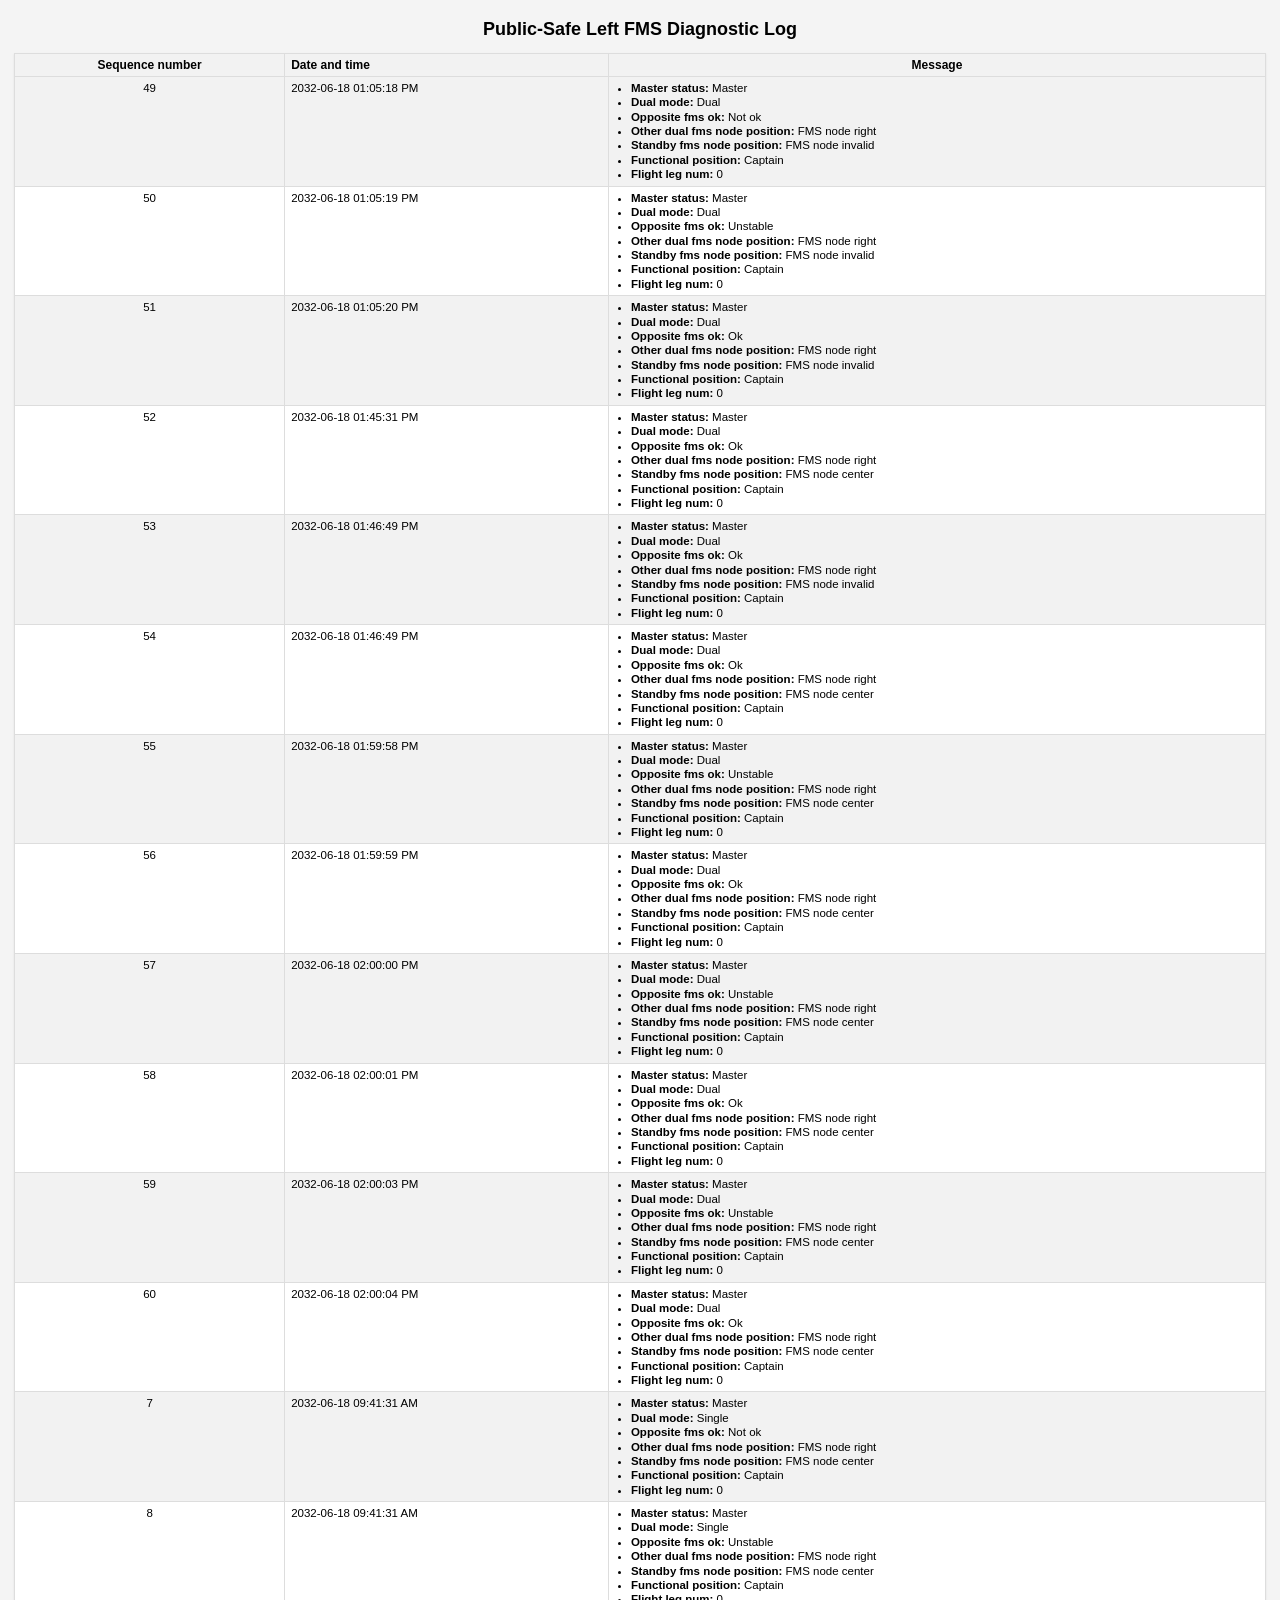
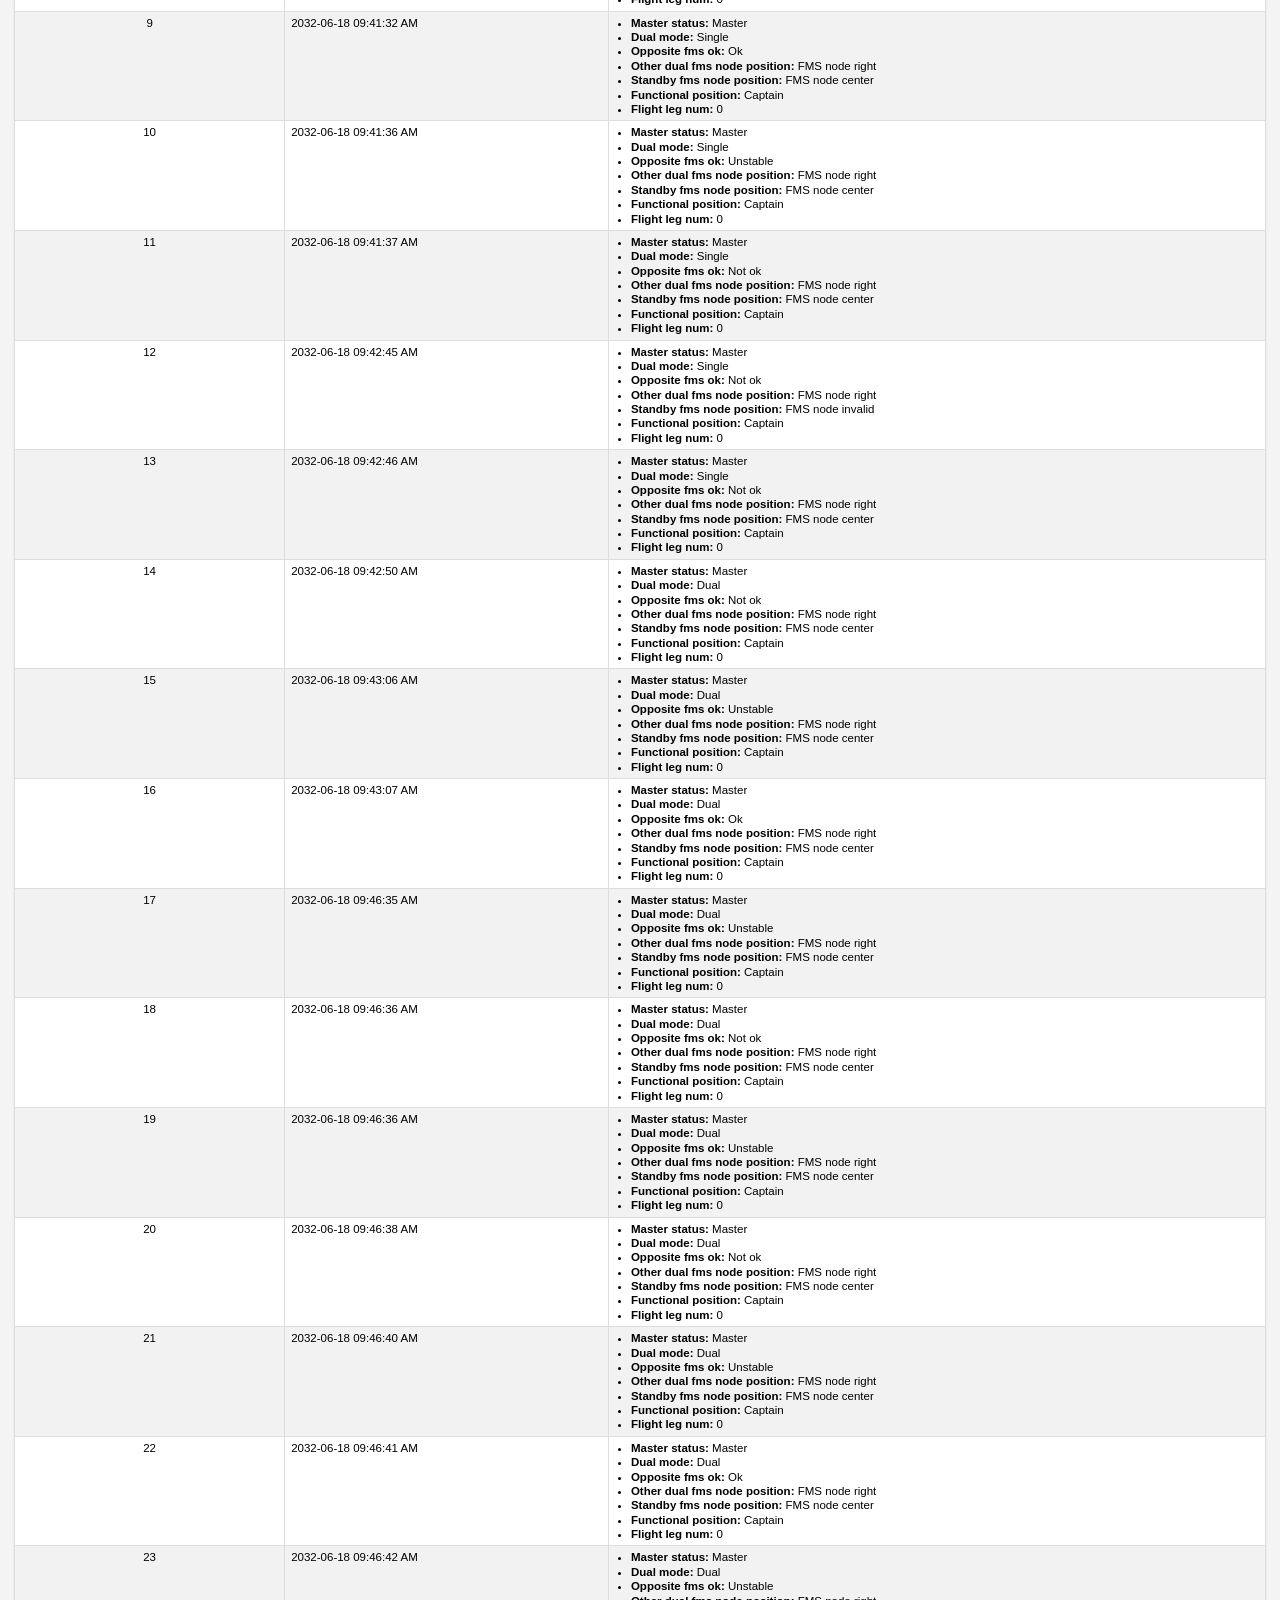
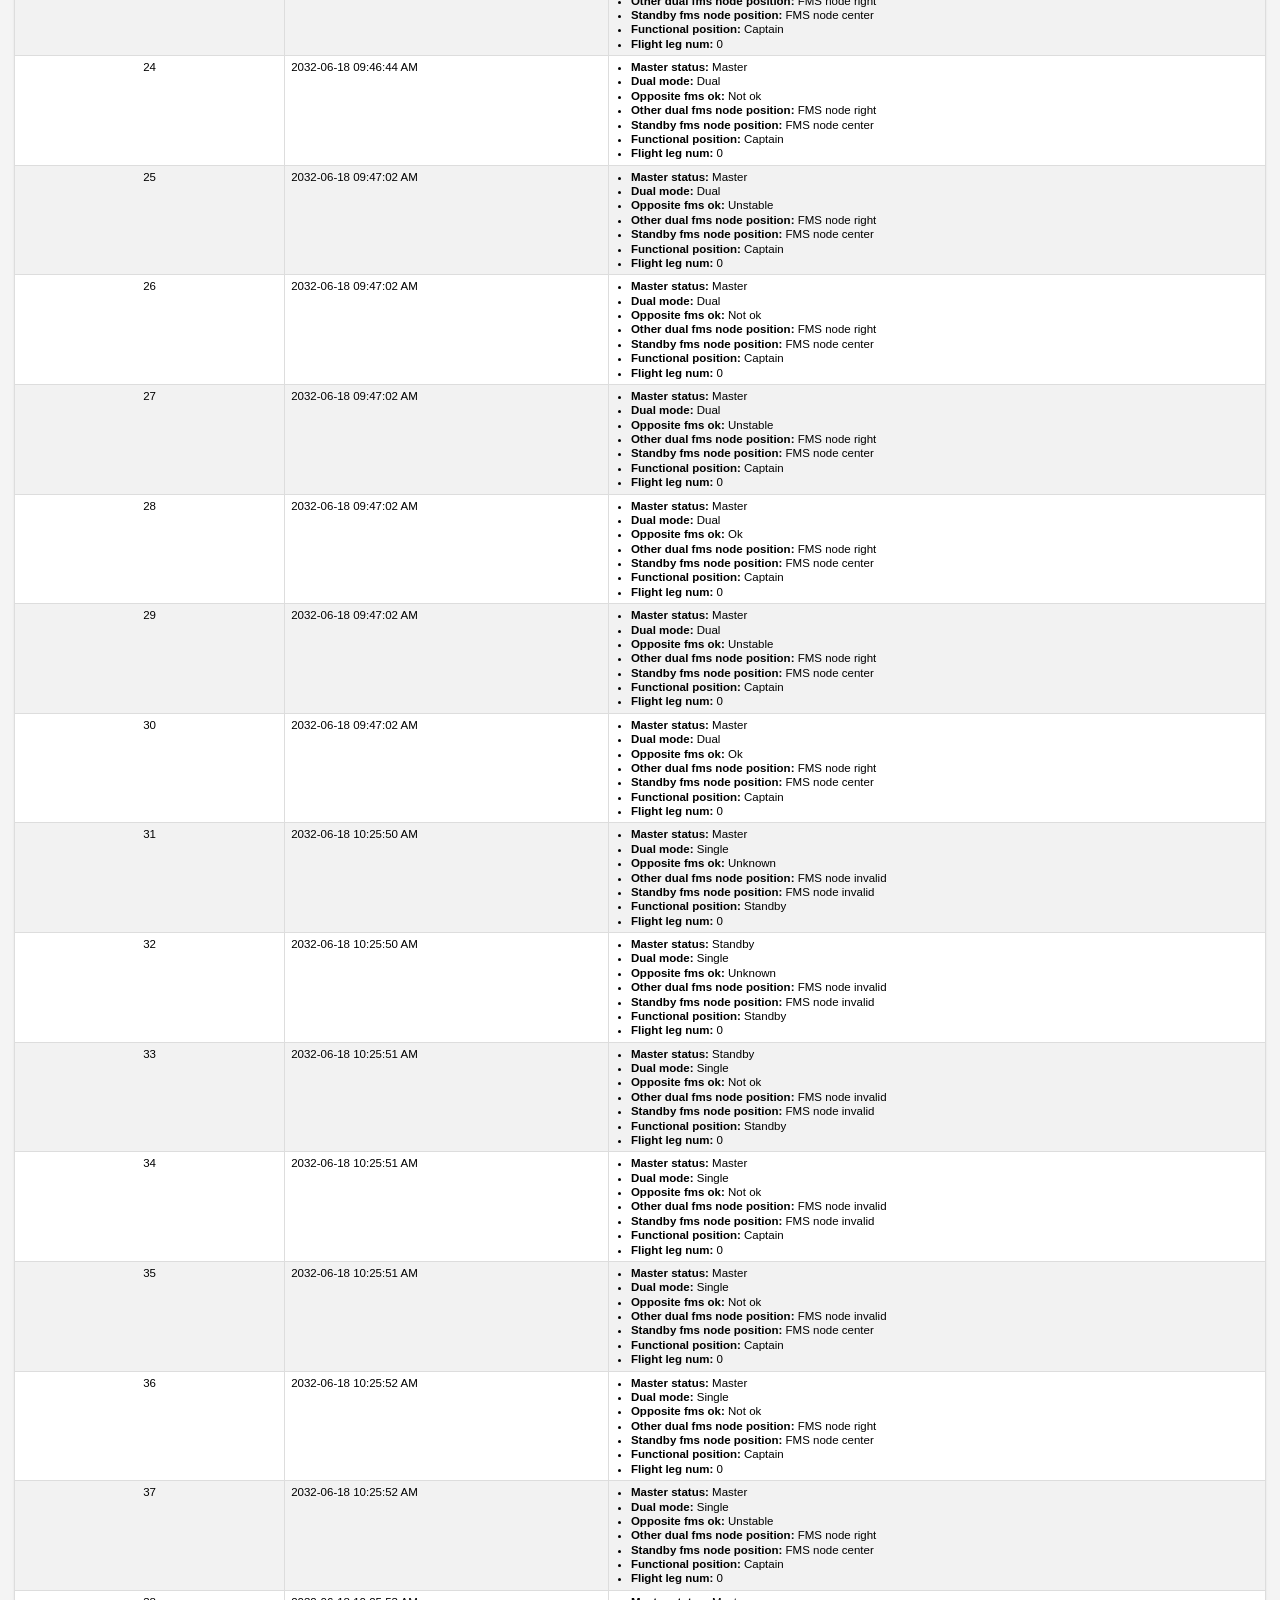
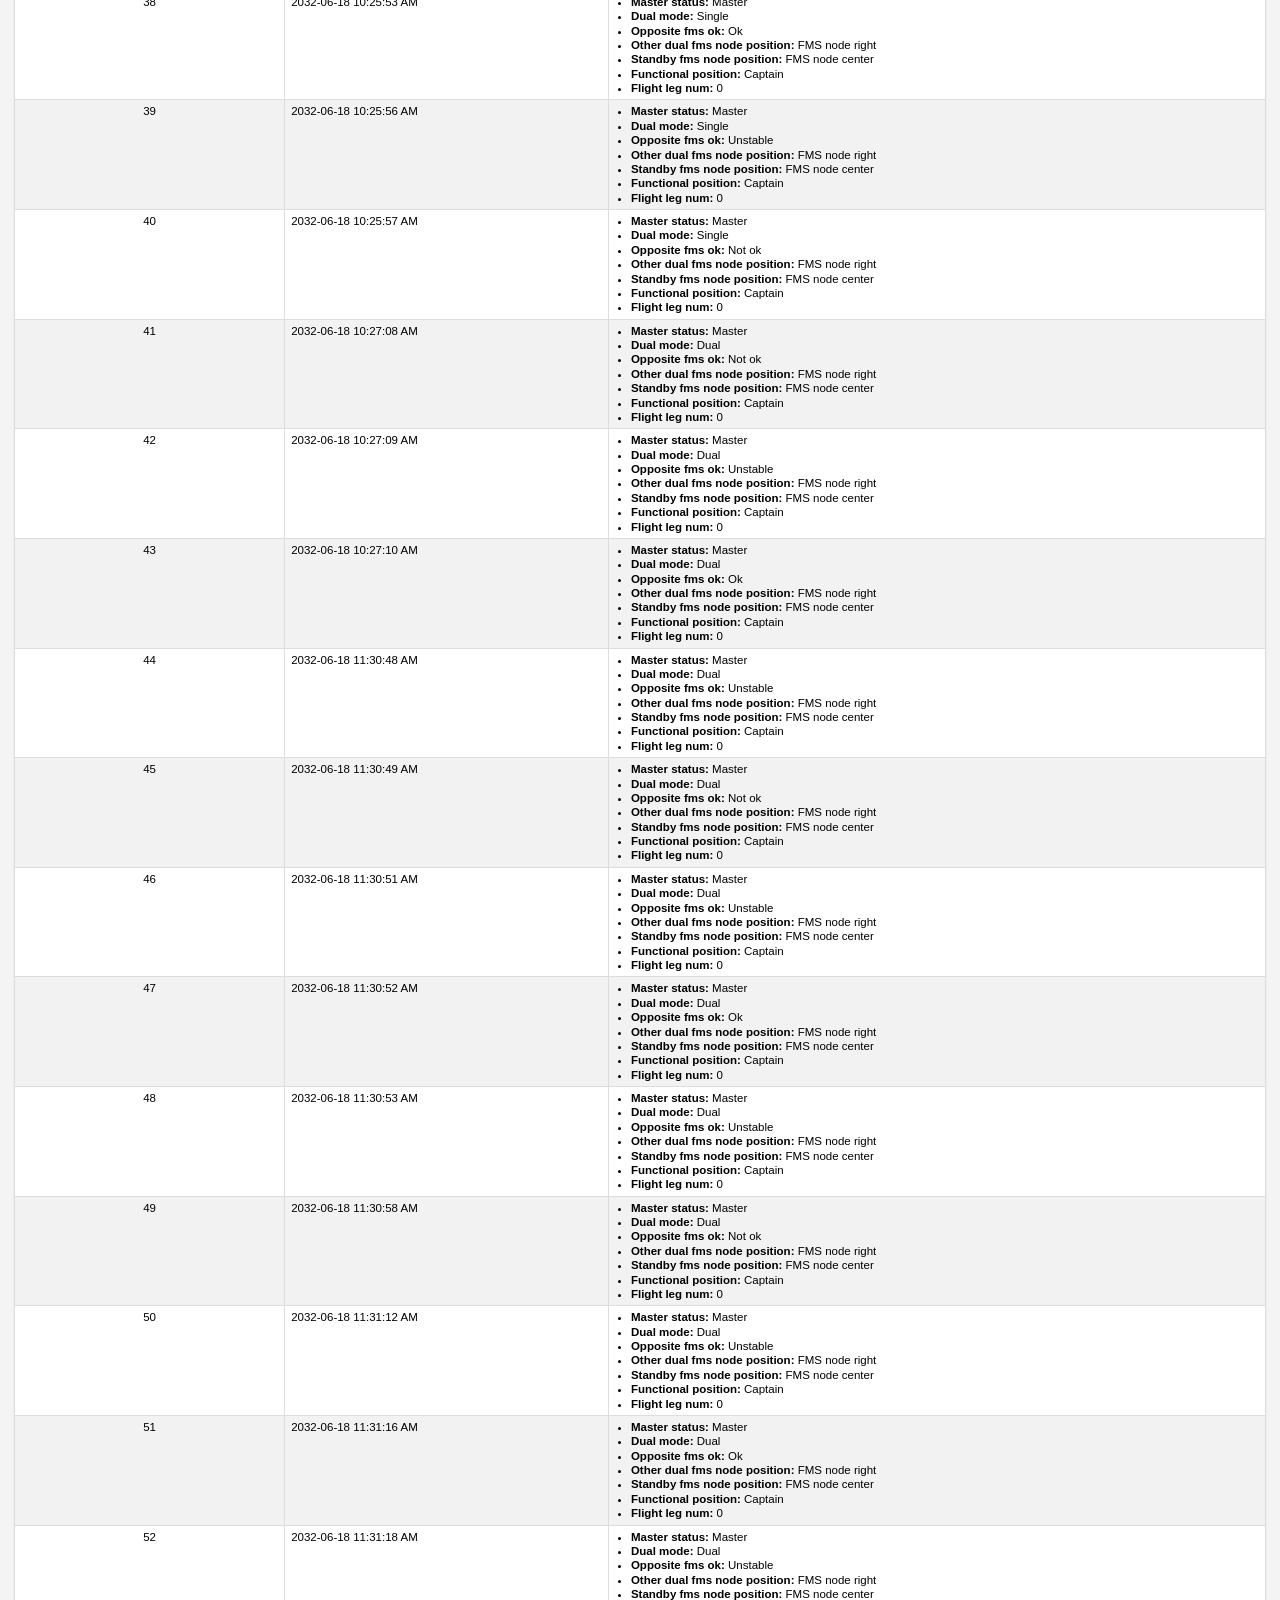
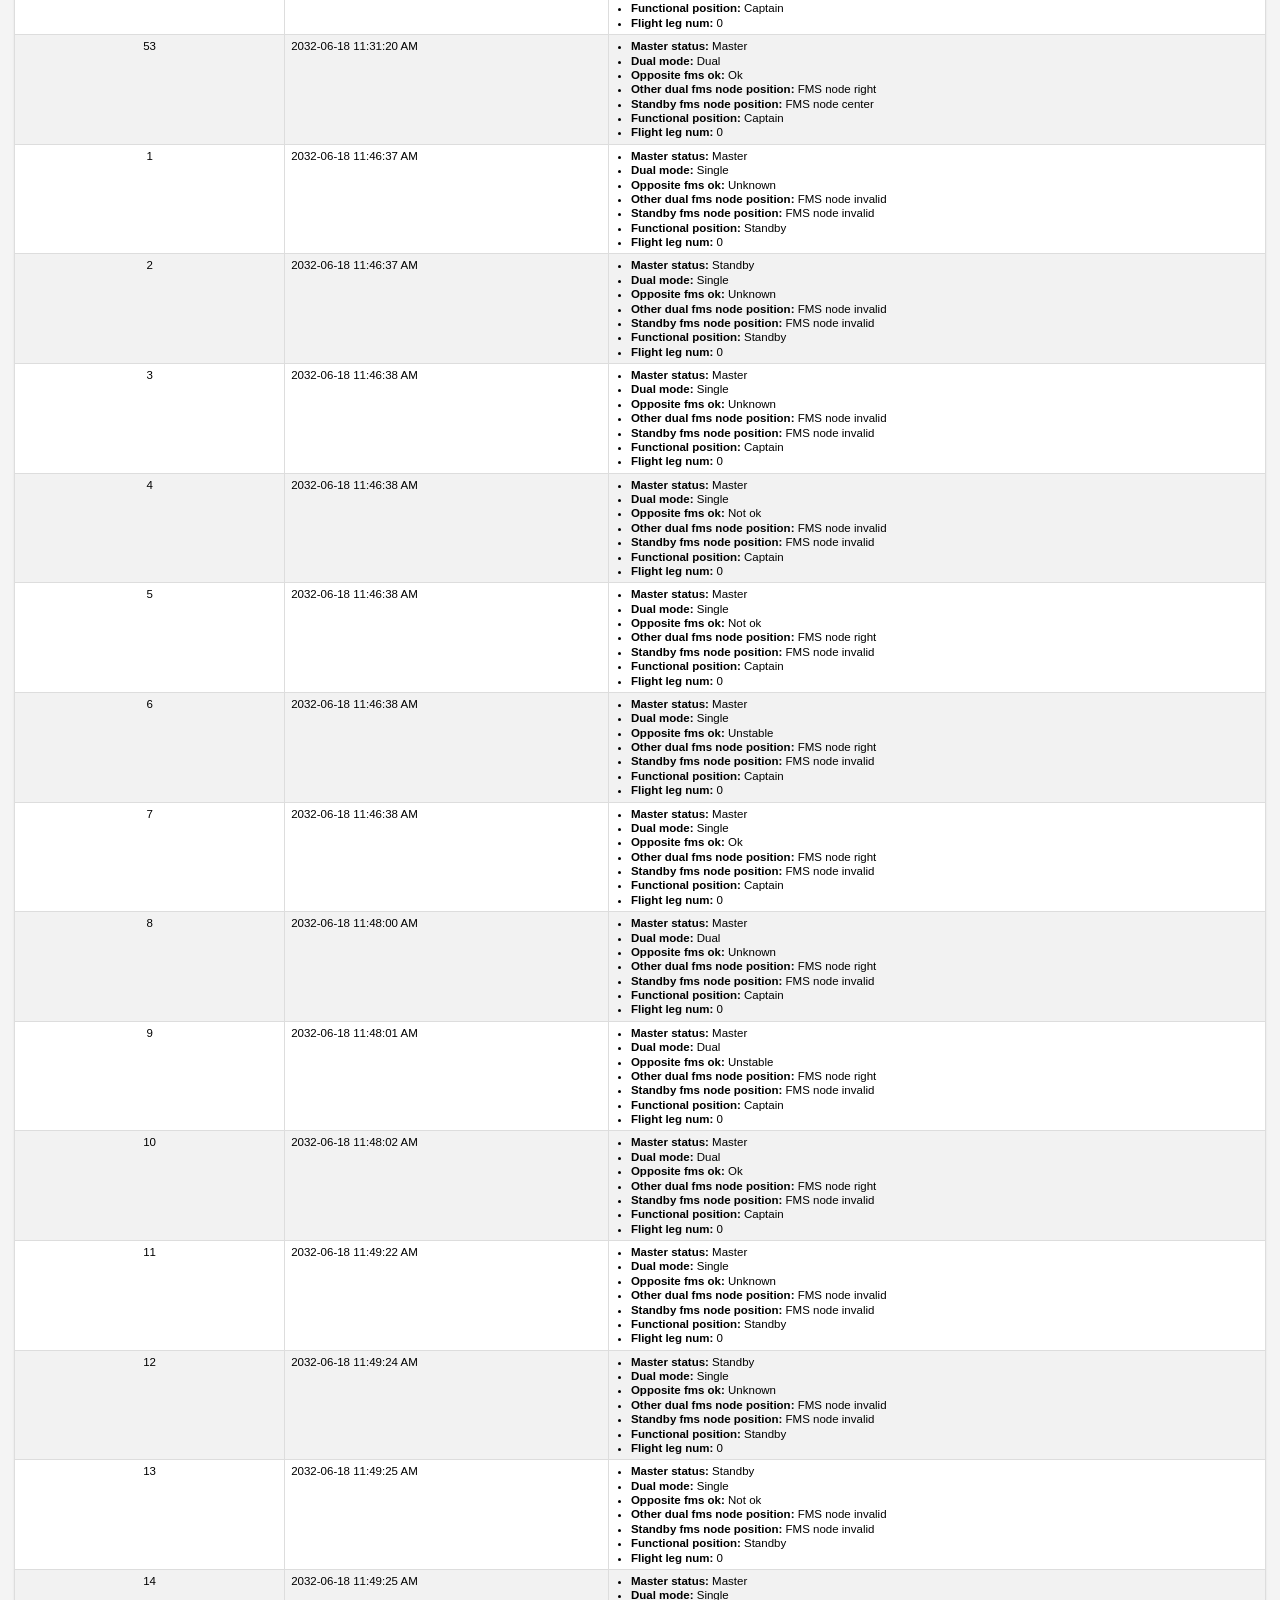
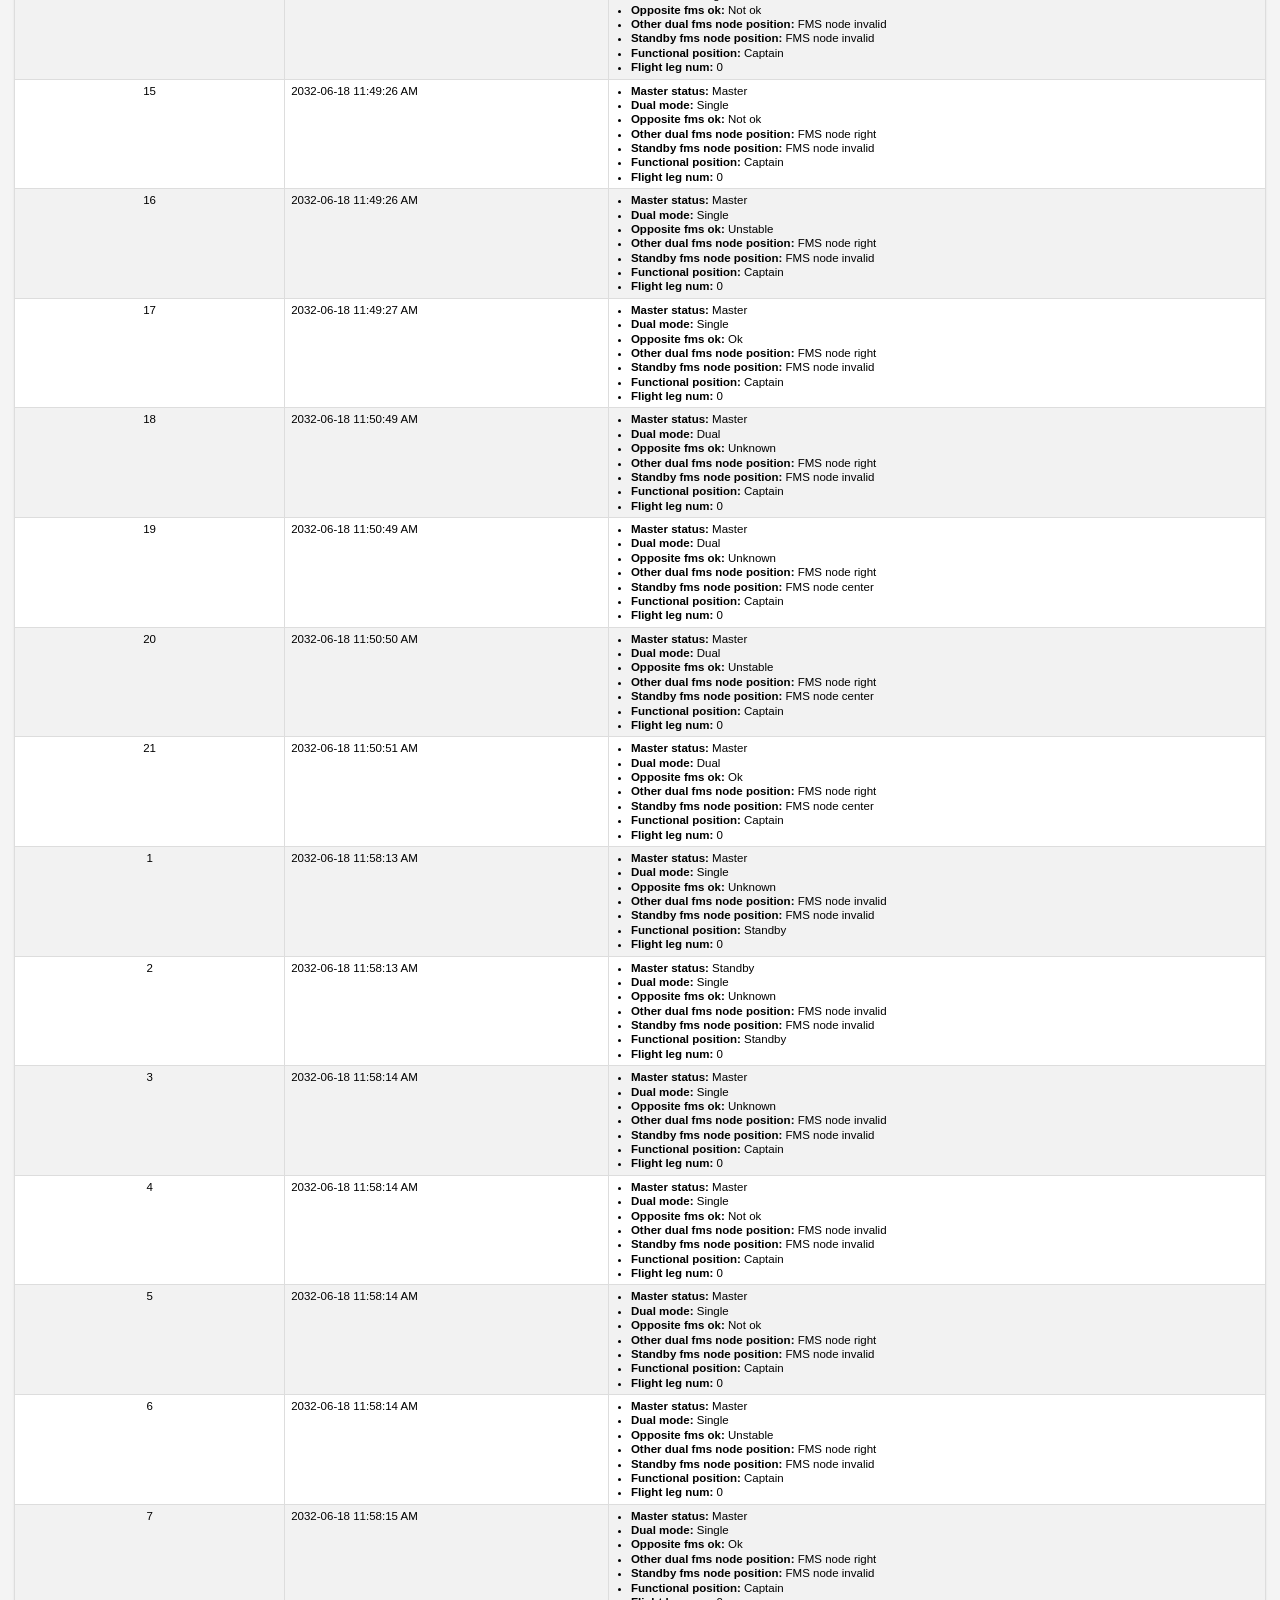
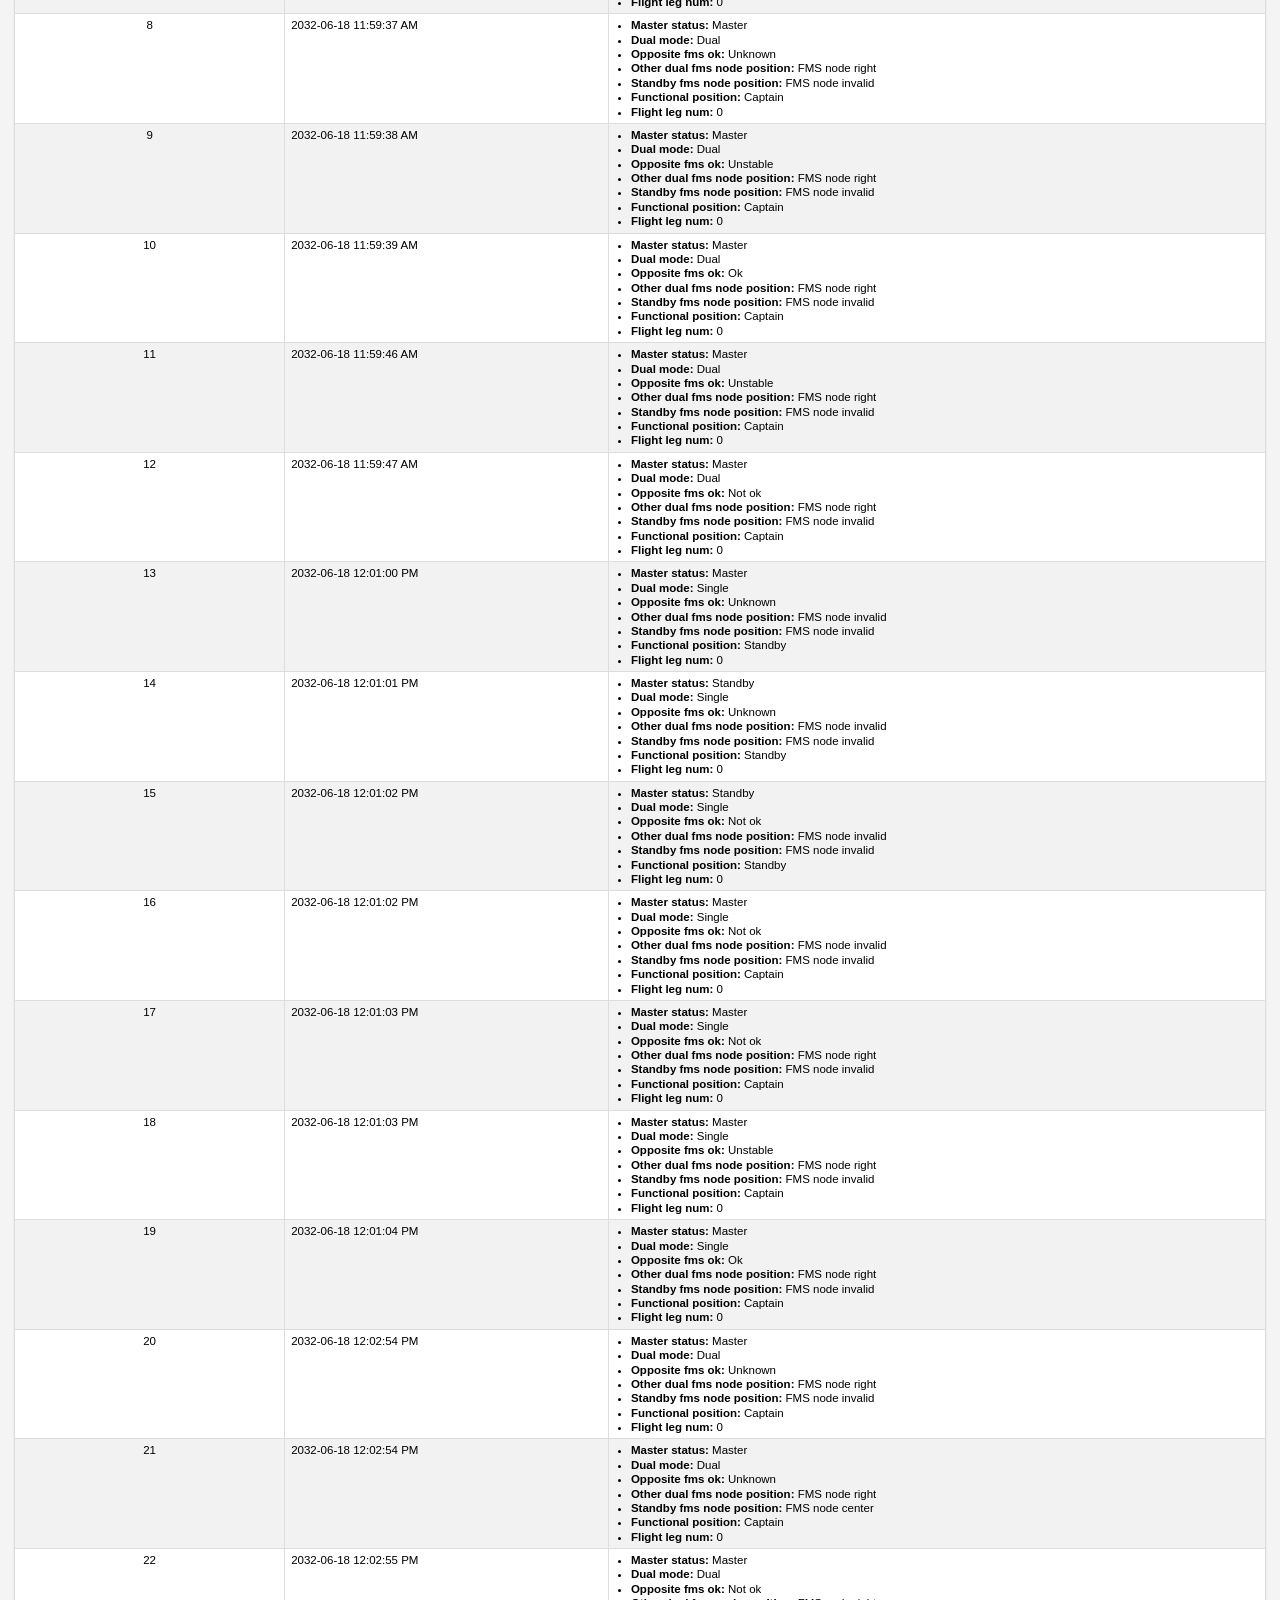
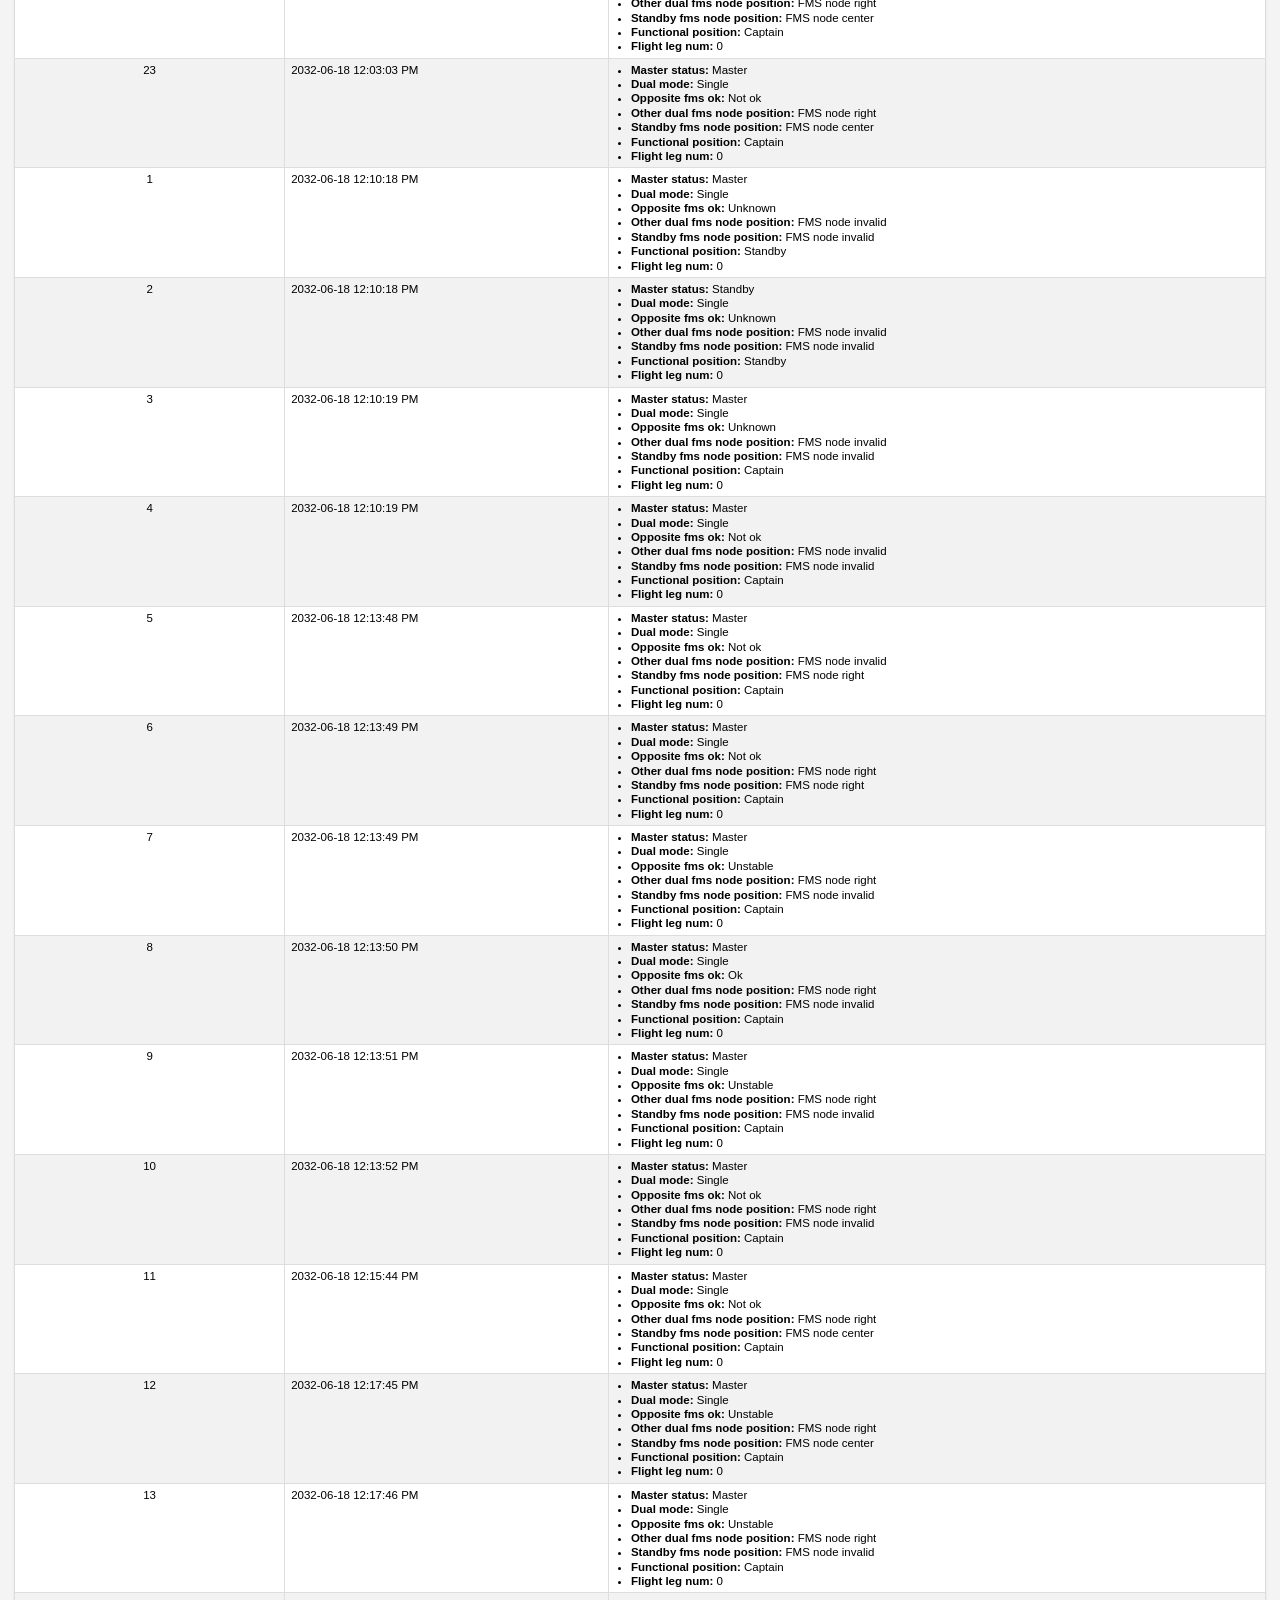
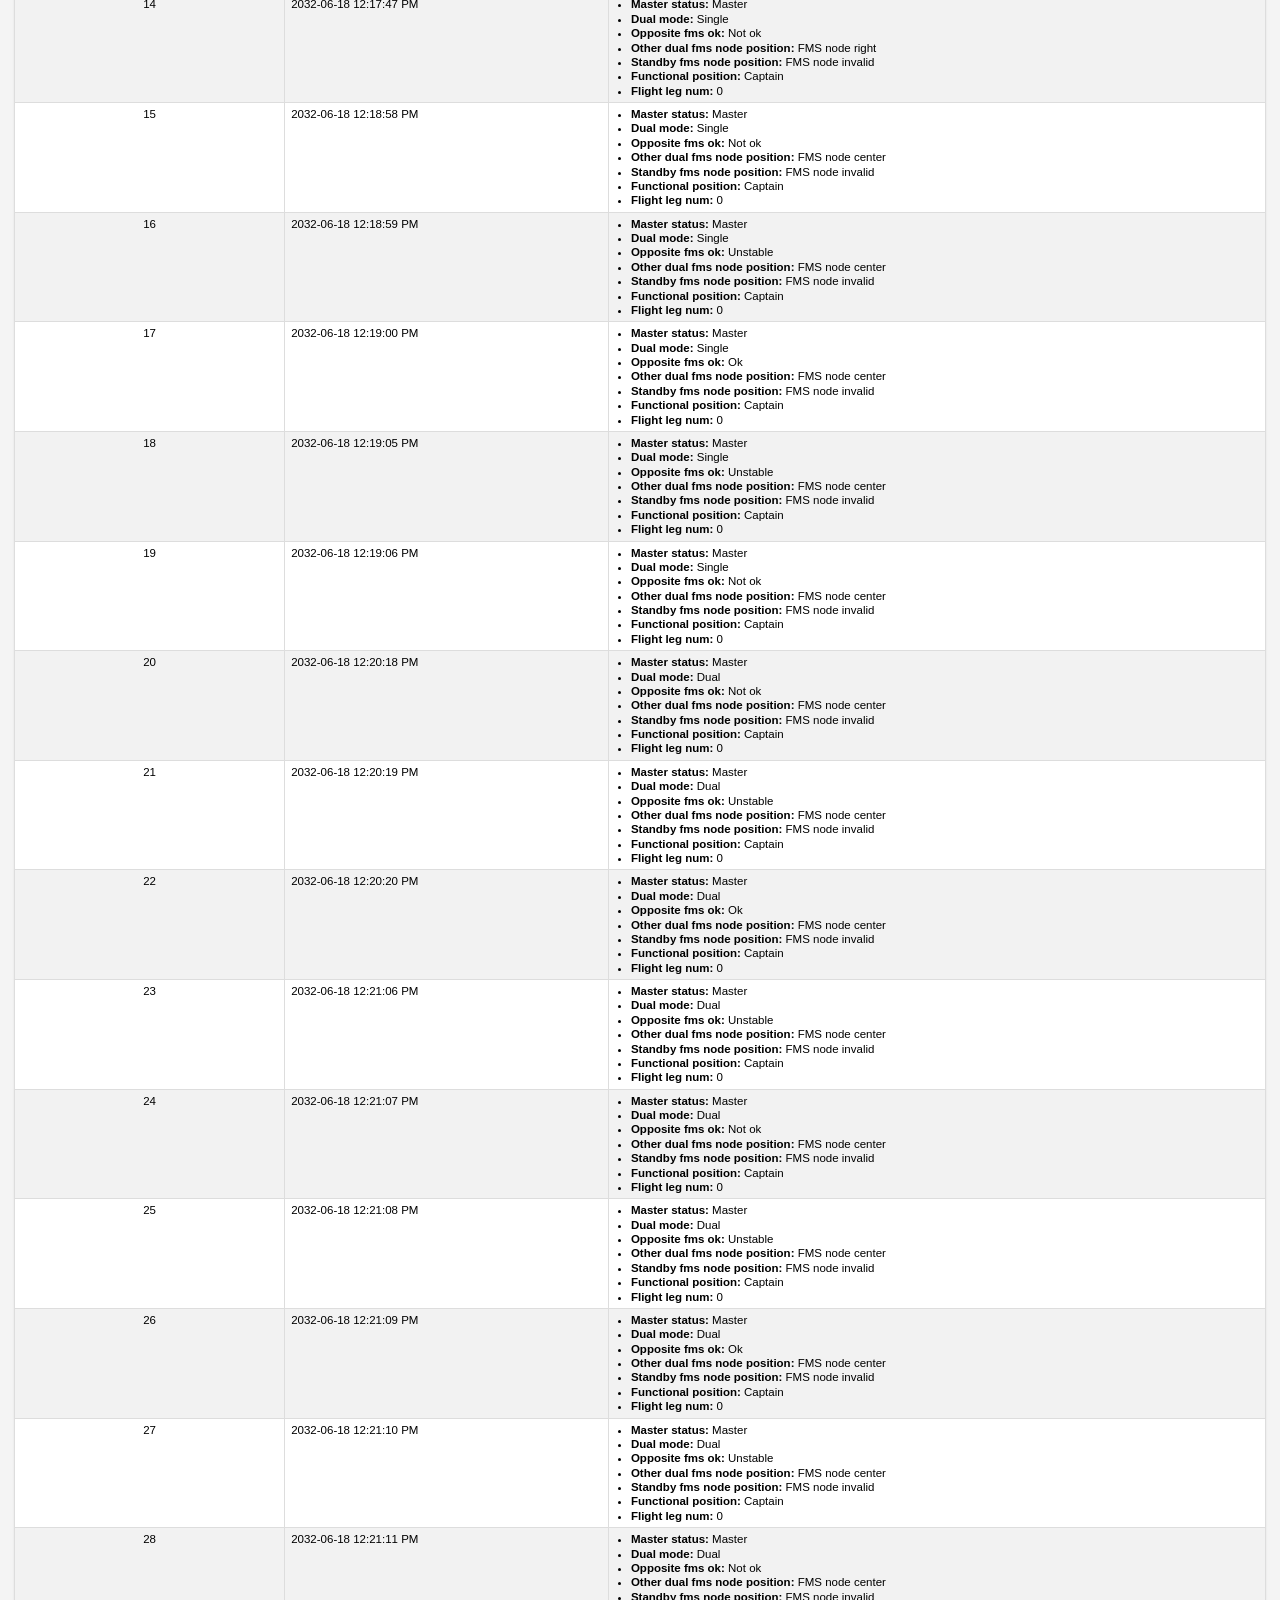
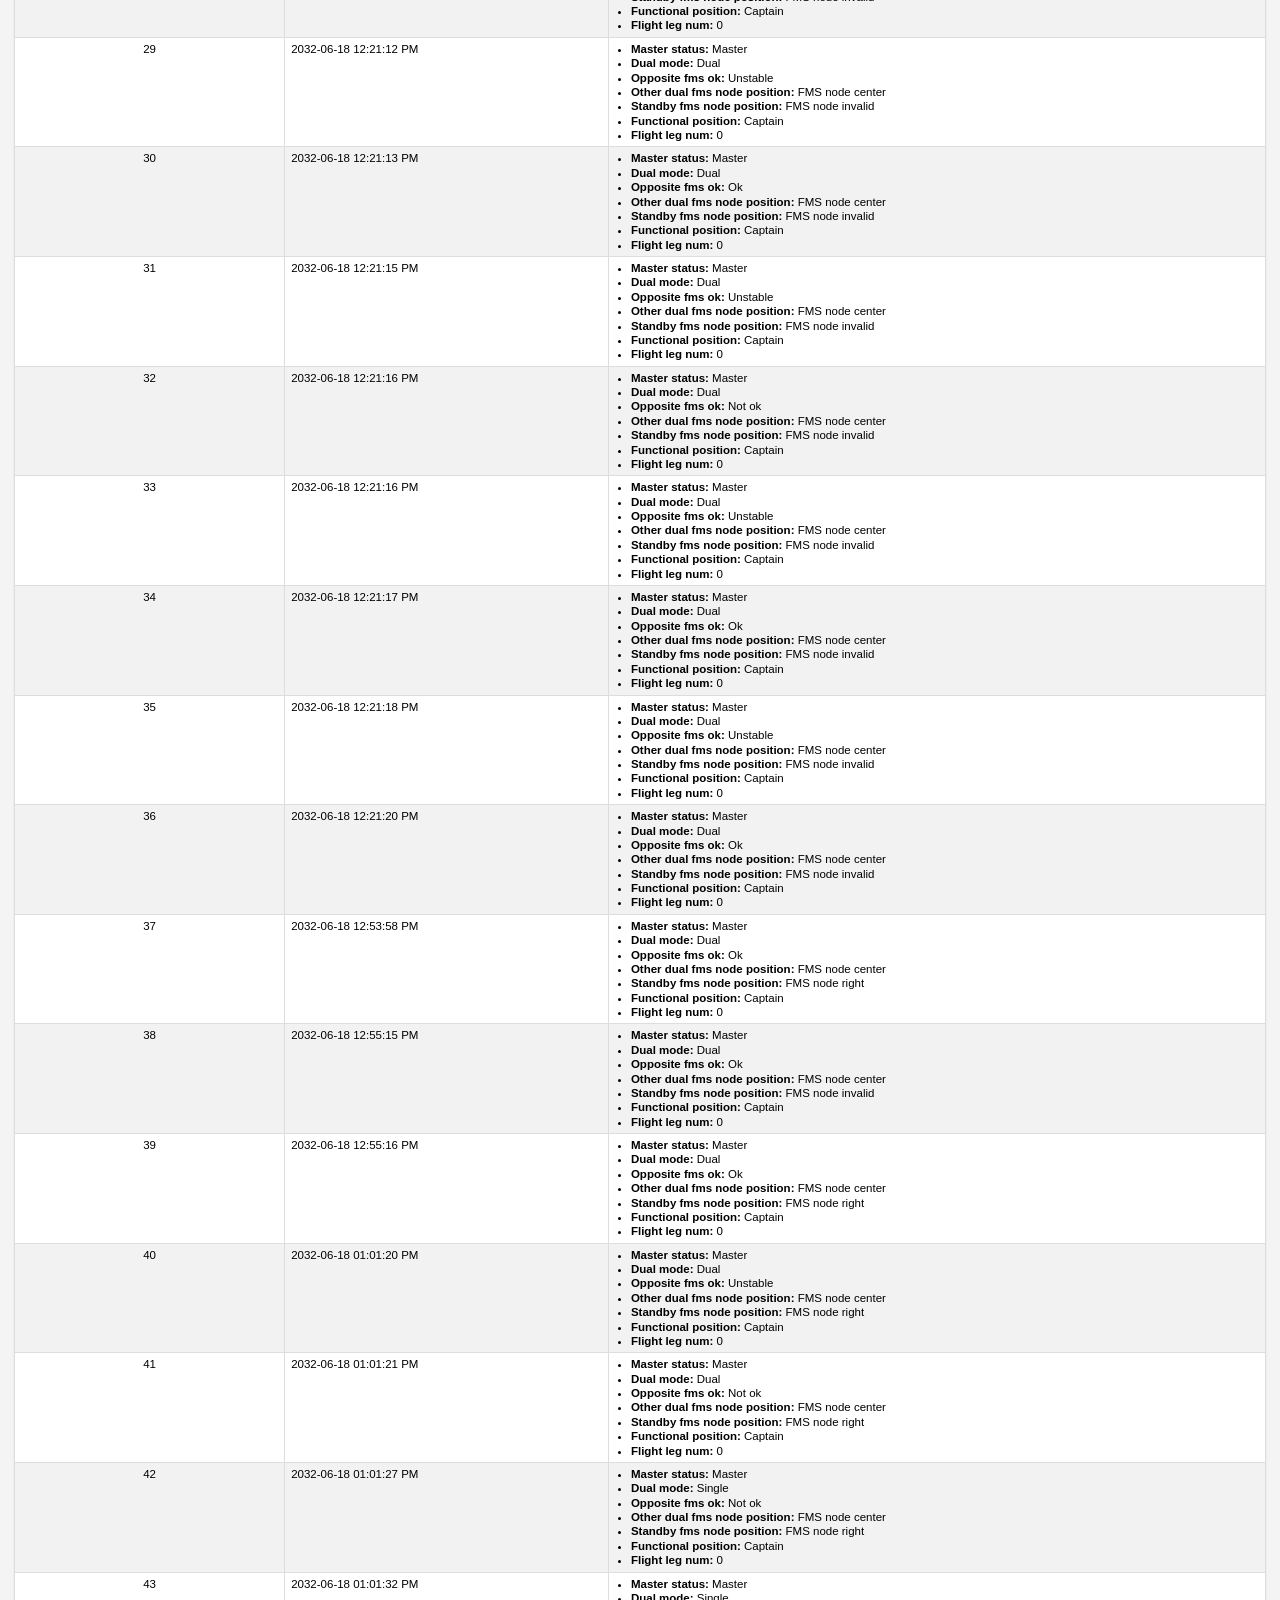
<file: NODE/NODE_A_State_Transition_Buffer_Log_6_Custom_Log_Decoded_Report.html>
<!DOCTYPE html>

<html lang="en">
<head>
<meta charset="utf-8"/>
<meta content="width=device-width, initial-scale=1.0" name="viewport"/>
<title>Public-Safe Left FMS Diagnostic Log</title>
<style>
        :root {
            --background-light: #f4f4f4;
            --background-dark: #333;
            --text-light: #000;
            --text-dark: #fff;
            --table-background-light: #fff;
            --table-background-dark: #444;
            --table-header-light: #f2f2f2;
            --table-header-dark: #666;
            --table-border-light: #ddd;
            --table-border-dark: #666;
            --hover-light: #e5e5e5;
            --hover-dark: #777;
            --alternate-row-light: #f2f2f2;
            --alternate-row-dark: #555;
            --muted-text-light: #888;
            --muted-text-dark: #bbb;
            --error-color-light: #b00020;
            --error-color-dark: #ff6b6b;
        }
        body {
            font-family: Arial, sans-serif;
            background-color: var(--background-light);
            color: var(--text-light);
            margin: 0;
            padding: 10px 14px;
            font-size: 12px;
            line-height: 1.25;
        }
        .log-table {
            width: 100%;
            border-collapse: collapse;
            background-color: var(--table-background-light);
            margin-bottom: 12px;
            box-shadow: 0 1px 2px rgba(0,0,0,0.08);
            table-layout: auto;
        }
        .log-table th, .log-table td {
            padding: 4px 6px;
            text-align: left;
            border: 1px solid var(--table-border-light);
            font-size: 11.5px;
        }
        .log-table th.center, .log-table td.center {
            text-align: center;
        }
        .log-table th.date-time, .log-table td.date-time {
            white-space: nowrap;
        }
        .log-table td.date-time {
            font-variant-numeric: tabular-nums;
        }
        .log-table th {
            background-color: var(--table-header-light);
            position: sticky;
            top: 0;
            z-index: 2;
            font-weight: 600;
            font-size: 12px;
            line-height: 1.2;
            vertical-align: middle;
        }
        .log-table td {
            vertical-align: top;
        }
        .log-table tr:nth-child(even) {
            background-color: var(--alternate-row-light);
        }
        .log-table tr:hover {
            background-color: var(--hover-light);
        }
        .na-data {
            color: var(--muted-text-light);
            font-style: italic;
        }
        .red-na-data {
            color: var(--error-color-light);
            font-style: italic;
        }
        .invalid-data {
            color: var(--error-color-light);
            font-weight: 600;
        }
        .page-heading {
            text-align: center;
            margin: 8px 0 12px 0;
            font-size: 18px;
            font-weight: 600;
        }
        .page-subheading {
            display: block;
            font-size: 14px;
            margin-top: 4px;
            color: var(--muted-text-light);
            font-weight: 400;
        }
        .data-words {
            font-family: 'Courier New', monospace;
            white-space: pre-wrap;
        }
        .msg {
            column-gap: 18px;
            column-fill: balance;
        }
        @media (min-width: 1400px) {
            .msg {
                column-width: 260px;
            }
        }
        .msg ul {
            margin: 0;
            padding-left: 16px;
        }
        .msg li {
            break-inside: avoid;
            -webkit-column-break-inside: avoid;
        }
        @media (prefers-color-scheme: dark) {
            body {
                background-color: var(--background-dark);
                color: var(--text-dark);
            }
            .log-table {
                background-color: var(--table-background-dark);
            }
            .log-table th, .log-table td {
                border: 1px solid var(--table-border-dark);
            }
            .log-table th {
                background-color: var(--table-header-dark);
            }
            .log-table tr:nth-child(even) {
                background-color: var(--alternate-row-dark);
            }
            .log-table tr:hover {
                background-color: var(--hover-dark);
            }
            .na-data {
                color: var(--muted-text-dark);
            }
            .red-na-data {
                color: var(--error-color-dark);
            }
            .invalid-data {
                color: var(--error-color-dark);
            }
            .page-subheading {
                color: var(--muted-text-dark);
            }
        }
    </style>
</head>
<body>
<h1 class="page-heading">Public-Safe Left FMS Diagnostic Log</h1>
<table class="log-table">
<tr>
<th class="center">Sequence number</th>
<th class="date-time">Date and time</th>
<th class="center">Message</th>
</tr>
<tr>
<td class="center">49</td>
<td class="date-time">2032-06-18 01:05:18 PM</td>
<td>
<div class="msg"><ul>
<li><strong>Master status:</strong> Master</li>
<li><strong>Dual mode:</strong> Dual</li>
<li><strong>Opposite fms ok:</strong> Not ok</li>
<li><strong>Other dual fms node position:</strong> FMS node right</li>
<li><strong>Standby fms node position:</strong> FMS node invalid</li>
<li><strong>Functional position:</strong> Captain</li>
<li><strong>Flight leg num:</strong> 0</li>
</ul></div>
</td>
</tr>
<tr>
<td class="center">50</td>
<td class="date-time">2032-06-18 01:05:19 PM</td>
<td>
<div class="msg"><ul>
<li><strong>Master status:</strong> Master</li>
<li><strong>Dual mode:</strong> Dual</li>
<li><strong>Opposite fms ok:</strong> Unstable</li>
<li><strong>Other dual fms node position:</strong> FMS node right</li>
<li><strong>Standby fms node position:</strong> FMS node invalid</li>
<li><strong>Functional position:</strong> Captain</li>
<li><strong>Flight leg num:</strong> 0</li>
</ul></div>
</td>
</tr>
<tr>
<td class="center">51</td>
<td class="date-time">2032-06-18 01:05:20 PM</td>
<td>
<div class="msg"><ul>
<li><strong>Master status:</strong> Master</li>
<li><strong>Dual mode:</strong> Dual</li>
<li><strong>Opposite fms ok:</strong> Ok</li>
<li><strong>Other dual fms node position:</strong> FMS node right</li>
<li><strong>Standby fms node position:</strong> FMS node invalid</li>
<li><strong>Functional position:</strong> Captain</li>
<li><strong>Flight leg num:</strong> 0</li>
</ul></div>
</td>
</tr>
<tr>
<td class="center">52</td>
<td class="date-time">2032-06-18 01:45:31 PM</td>
<td>
<div class="msg"><ul>
<li><strong>Master status:</strong> Master</li>
<li><strong>Dual mode:</strong> Dual</li>
<li><strong>Opposite fms ok:</strong> Ok</li>
<li><strong>Other dual fms node position:</strong> FMS node right</li>
<li><strong>Standby fms node position:</strong> FMS node center</li>
<li><strong>Functional position:</strong> Captain</li>
<li><strong>Flight leg num:</strong> 0</li>
</ul></div>
</td>
</tr>
<tr>
<td class="center">53</td>
<td class="date-time">2032-06-18 01:46:49 PM</td>
<td>
<div class="msg"><ul>
<li><strong>Master status:</strong> Master</li>
<li><strong>Dual mode:</strong> Dual</li>
<li><strong>Opposite fms ok:</strong> Ok</li>
<li><strong>Other dual fms node position:</strong> FMS node right</li>
<li><strong>Standby fms node position:</strong> FMS node invalid</li>
<li><strong>Functional position:</strong> Captain</li>
<li><strong>Flight leg num:</strong> 0</li>
</ul></div>
</td>
</tr>
<tr>
<td class="center">54</td>
<td class="date-time">2032-06-18 01:46:49 PM</td>
<td>
<div class="msg"><ul>
<li><strong>Master status:</strong> Master</li>
<li><strong>Dual mode:</strong> Dual</li>
<li><strong>Opposite fms ok:</strong> Ok</li>
<li><strong>Other dual fms node position:</strong> FMS node right</li>
<li><strong>Standby fms node position:</strong> FMS node center</li>
<li><strong>Functional position:</strong> Captain</li>
<li><strong>Flight leg num:</strong> 0</li>
</ul></div>
</td>
</tr>
<tr>
<td class="center">55</td>
<td class="date-time">2032-06-18 01:59:58 PM</td>
<td>
<div class="msg"><ul>
<li><strong>Master status:</strong> Master</li>
<li><strong>Dual mode:</strong> Dual</li>
<li><strong>Opposite fms ok:</strong> Unstable</li>
<li><strong>Other dual fms node position:</strong> FMS node right</li>
<li><strong>Standby fms node position:</strong> FMS node center</li>
<li><strong>Functional position:</strong> Captain</li>
<li><strong>Flight leg num:</strong> 0</li>
</ul></div>
</td>
</tr>
<tr>
<td class="center">56</td>
<td class="date-time">2032-06-18 01:59:59 PM</td>
<td>
<div class="msg"><ul>
<li><strong>Master status:</strong> Master</li>
<li><strong>Dual mode:</strong> Dual</li>
<li><strong>Opposite fms ok:</strong> Ok</li>
<li><strong>Other dual fms node position:</strong> FMS node right</li>
<li><strong>Standby fms node position:</strong> FMS node center</li>
<li><strong>Functional position:</strong> Captain</li>
<li><strong>Flight leg num:</strong> 0</li>
</ul></div>
</td>
</tr>
<tr>
<td class="center">57</td>
<td class="date-time">2032-06-18 02:00:00 PM</td>
<td>
<div class="msg"><ul>
<li><strong>Master status:</strong> Master</li>
<li><strong>Dual mode:</strong> Dual</li>
<li><strong>Opposite fms ok:</strong> Unstable</li>
<li><strong>Other dual fms node position:</strong> FMS node right</li>
<li><strong>Standby fms node position:</strong> FMS node center</li>
<li><strong>Functional position:</strong> Captain</li>
<li><strong>Flight leg num:</strong> 0</li>
</ul></div>
</td>
</tr>
<tr>
<td class="center">58</td>
<td class="date-time">2032-06-18 02:00:01 PM</td>
<td>
<div class="msg"><ul>
<li><strong>Master status:</strong> Master</li>
<li><strong>Dual mode:</strong> Dual</li>
<li><strong>Opposite fms ok:</strong> Ok</li>
<li><strong>Other dual fms node position:</strong> FMS node right</li>
<li><strong>Standby fms node position:</strong> FMS node center</li>
<li><strong>Functional position:</strong> Captain</li>
<li><strong>Flight leg num:</strong> 0</li>
</ul></div>
</td>
</tr>
<tr>
<td class="center">59</td>
<td class="date-time">2032-06-18 02:00:03 PM</td>
<td>
<div class="msg"><ul>
<li><strong>Master status:</strong> Master</li>
<li><strong>Dual mode:</strong> Dual</li>
<li><strong>Opposite fms ok:</strong> Unstable</li>
<li><strong>Other dual fms node position:</strong> FMS node right</li>
<li><strong>Standby fms node position:</strong> FMS node center</li>
<li><strong>Functional position:</strong> Captain</li>
<li><strong>Flight leg num:</strong> 0</li>
</ul></div>
</td>
</tr>
<tr>
<td class="center">60</td>
<td class="date-time">2032-06-18 02:00:04 PM</td>
<td>
<div class="msg"><ul>
<li><strong>Master status:</strong> Master</li>
<li><strong>Dual mode:</strong> Dual</li>
<li><strong>Opposite fms ok:</strong> Ok</li>
<li><strong>Other dual fms node position:</strong> FMS node right</li>
<li><strong>Standby fms node position:</strong> FMS node center</li>
<li><strong>Functional position:</strong> Captain</li>
<li><strong>Flight leg num:</strong> 0</li>
</ul></div>
</td>
</tr>
<tr>
<td class="center">7</td>
<td class="date-time">2032-06-18 09:41:31 AM</td>
<td>
<div class="msg"><ul>
<li><strong>Master status:</strong> Master</li>
<li><strong>Dual mode:</strong> Single</li>
<li><strong>Opposite fms ok:</strong> Not ok</li>
<li><strong>Other dual fms node position:</strong> FMS node right</li>
<li><strong>Standby fms node position:</strong> FMS node center</li>
<li><strong>Functional position:</strong> Captain</li>
<li><strong>Flight leg num:</strong> 0</li>
</ul></div>
</td>
</tr>
<tr>
<td class="center">8</td>
<td class="date-time">2032-06-18 09:41:31 AM</td>
<td>
<div class="msg"><ul>
<li><strong>Master status:</strong> Master</li>
<li><strong>Dual mode:</strong> Single</li>
<li><strong>Opposite fms ok:</strong> Unstable</li>
<li><strong>Other dual fms node position:</strong> FMS node right</li>
<li><strong>Standby fms node position:</strong> FMS node center</li>
<li><strong>Functional position:</strong> Captain</li>
<li><strong>Flight leg num:</strong> 0</li>
</ul></div>
</td>
</tr>
<tr>
<td class="center">9</td>
<td class="date-time">2032-06-18 09:41:32 AM</td>
<td>
<div class="msg"><ul>
<li><strong>Master status:</strong> Master</li>
<li><strong>Dual mode:</strong> Single</li>
<li><strong>Opposite fms ok:</strong> Ok</li>
<li><strong>Other dual fms node position:</strong> FMS node right</li>
<li><strong>Standby fms node position:</strong> FMS node center</li>
<li><strong>Functional position:</strong> Captain</li>
<li><strong>Flight leg num:</strong> 0</li>
</ul></div>
</td>
</tr>
<tr>
<td class="center">10</td>
<td class="date-time">2032-06-18 09:41:36 AM</td>
<td>
<div class="msg"><ul>
<li><strong>Master status:</strong> Master</li>
<li><strong>Dual mode:</strong> Single</li>
<li><strong>Opposite fms ok:</strong> Unstable</li>
<li><strong>Other dual fms node position:</strong> FMS node right</li>
<li><strong>Standby fms node position:</strong> FMS node center</li>
<li><strong>Functional position:</strong> Captain</li>
<li><strong>Flight leg num:</strong> 0</li>
</ul></div>
</td>
</tr>
<tr>
<td class="center">11</td>
<td class="date-time">2032-06-18 09:41:37 AM</td>
<td>
<div class="msg"><ul>
<li><strong>Master status:</strong> Master</li>
<li><strong>Dual mode:</strong> Single</li>
<li><strong>Opposite fms ok:</strong> Not ok</li>
<li><strong>Other dual fms node position:</strong> FMS node right</li>
<li><strong>Standby fms node position:</strong> FMS node center</li>
<li><strong>Functional position:</strong> Captain</li>
<li><strong>Flight leg num:</strong> 0</li>
</ul></div>
</td>
</tr>
<tr>
<td class="center">12</td>
<td class="date-time">2032-06-18 09:42:45 AM</td>
<td>
<div class="msg"><ul>
<li><strong>Master status:</strong> Master</li>
<li><strong>Dual mode:</strong> Single</li>
<li><strong>Opposite fms ok:</strong> Not ok</li>
<li><strong>Other dual fms node position:</strong> FMS node right</li>
<li><strong>Standby fms node position:</strong> FMS node invalid</li>
<li><strong>Functional position:</strong> Captain</li>
<li><strong>Flight leg num:</strong> 0</li>
</ul></div>
</td>
</tr>
<tr>
<td class="center">13</td>
<td class="date-time">2032-06-18 09:42:46 AM</td>
<td>
<div class="msg"><ul>
<li><strong>Master status:</strong> Master</li>
<li><strong>Dual mode:</strong> Single</li>
<li><strong>Opposite fms ok:</strong> Not ok</li>
<li><strong>Other dual fms node position:</strong> FMS node right</li>
<li><strong>Standby fms node position:</strong> FMS node center</li>
<li><strong>Functional position:</strong> Captain</li>
<li><strong>Flight leg num:</strong> 0</li>
</ul></div>
</td>
</tr>
<tr>
<td class="center">14</td>
<td class="date-time">2032-06-18 09:42:50 AM</td>
<td>
<div class="msg"><ul>
<li><strong>Master status:</strong> Master</li>
<li><strong>Dual mode:</strong> Dual</li>
<li><strong>Opposite fms ok:</strong> Not ok</li>
<li><strong>Other dual fms node position:</strong> FMS node right</li>
<li><strong>Standby fms node position:</strong> FMS node center</li>
<li><strong>Functional position:</strong> Captain</li>
<li><strong>Flight leg num:</strong> 0</li>
</ul></div>
</td>
</tr>
<tr>
<td class="center">15</td>
<td class="date-time">2032-06-18 09:43:06 AM</td>
<td>
<div class="msg"><ul>
<li><strong>Master status:</strong> Master</li>
<li><strong>Dual mode:</strong> Dual</li>
<li><strong>Opposite fms ok:</strong> Unstable</li>
<li><strong>Other dual fms node position:</strong> FMS node right</li>
<li><strong>Standby fms node position:</strong> FMS node center</li>
<li><strong>Functional position:</strong> Captain</li>
<li><strong>Flight leg num:</strong> 0</li>
</ul></div>
</td>
</tr>
<tr>
<td class="center">16</td>
<td class="date-time">2032-06-18 09:43:07 AM</td>
<td>
<div class="msg"><ul>
<li><strong>Master status:</strong> Master</li>
<li><strong>Dual mode:</strong> Dual</li>
<li><strong>Opposite fms ok:</strong> Ok</li>
<li><strong>Other dual fms node position:</strong> FMS node right</li>
<li><strong>Standby fms node position:</strong> FMS node center</li>
<li><strong>Functional position:</strong> Captain</li>
<li><strong>Flight leg num:</strong> 0</li>
</ul></div>
</td>
</tr>
<tr>
<td class="center">17</td>
<td class="date-time">2032-06-18 09:46:35 AM</td>
<td>
<div class="msg"><ul>
<li><strong>Master status:</strong> Master</li>
<li><strong>Dual mode:</strong> Dual</li>
<li><strong>Opposite fms ok:</strong> Unstable</li>
<li><strong>Other dual fms node position:</strong> FMS node right</li>
<li><strong>Standby fms node position:</strong> FMS node center</li>
<li><strong>Functional position:</strong> Captain</li>
<li><strong>Flight leg num:</strong> 0</li>
</ul></div>
</td>
</tr>
<tr>
<td class="center">18</td>
<td class="date-time">2032-06-18 09:46:36 AM</td>
<td>
<div class="msg"><ul>
<li><strong>Master status:</strong> Master</li>
<li><strong>Dual mode:</strong> Dual</li>
<li><strong>Opposite fms ok:</strong> Not ok</li>
<li><strong>Other dual fms node position:</strong> FMS node right</li>
<li><strong>Standby fms node position:</strong> FMS node center</li>
<li><strong>Functional position:</strong> Captain</li>
<li><strong>Flight leg num:</strong> 0</li>
</ul></div>
</td>
</tr>
<tr>
<td class="center">19</td>
<td class="date-time">2032-06-18 09:46:36 AM</td>
<td>
<div class="msg"><ul>
<li><strong>Master status:</strong> Master</li>
<li><strong>Dual mode:</strong> Dual</li>
<li><strong>Opposite fms ok:</strong> Unstable</li>
<li><strong>Other dual fms node position:</strong> FMS node right</li>
<li><strong>Standby fms node position:</strong> FMS node center</li>
<li><strong>Functional position:</strong> Captain</li>
<li><strong>Flight leg num:</strong> 0</li>
</ul></div>
</td>
</tr>
<tr>
<td class="center">20</td>
<td class="date-time">2032-06-18 09:46:38 AM</td>
<td>
<div class="msg"><ul>
<li><strong>Master status:</strong> Master</li>
<li><strong>Dual mode:</strong> Dual</li>
<li><strong>Opposite fms ok:</strong> Not ok</li>
<li><strong>Other dual fms node position:</strong> FMS node right</li>
<li><strong>Standby fms node position:</strong> FMS node center</li>
<li><strong>Functional position:</strong> Captain</li>
<li><strong>Flight leg num:</strong> 0</li>
</ul></div>
</td>
</tr>
<tr>
<td class="center">21</td>
<td class="date-time">2032-06-18 09:46:40 AM</td>
<td>
<div class="msg"><ul>
<li><strong>Master status:</strong> Master</li>
<li><strong>Dual mode:</strong> Dual</li>
<li><strong>Opposite fms ok:</strong> Unstable</li>
<li><strong>Other dual fms node position:</strong> FMS node right</li>
<li><strong>Standby fms node position:</strong> FMS node center</li>
<li><strong>Functional position:</strong> Captain</li>
<li><strong>Flight leg num:</strong> 0</li>
</ul></div>
</td>
</tr>
<tr>
<td class="center">22</td>
<td class="date-time">2032-06-18 09:46:41 AM</td>
<td>
<div class="msg"><ul>
<li><strong>Master status:</strong> Master</li>
<li><strong>Dual mode:</strong> Dual</li>
<li><strong>Opposite fms ok:</strong> Ok</li>
<li><strong>Other dual fms node position:</strong> FMS node right</li>
<li><strong>Standby fms node position:</strong> FMS node center</li>
<li><strong>Functional position:</strong> Captain</li>
<li><strong>Flight leg num:</strong> 0</li>
</ul></div>
</td>
</tr>
<tr>
<td class="center">23</td>
<td class="date-time">2032-06-18 09:46:42 AM</td>
<td>
<div class="msg"><ul>
<li><strong>Master status:</strong> Master</li>
<li><strong>Dual mode:</strong> Dual</li>
<li><strong>Opposite fms ok:</strong> Unstable</li>
<li><strong>Other dual fms node position:</strong> FMS node right</li>
<li><strong>Standby fms node position:</strong> FMS node center</li>
<li><strong>Functional position:</strong> Captain</li>
<li><strong>Flight leg num:</strong> 0</li>
</ul></div>
</td>
</tr>
<tr>
<td class="center">24</td>
<td class="date-time">2032-06-18 09:46:44 AM</td>
<td>
<div class="msg"><ul>
<li><strong>Master status:</strong> Master</li>
<li><strong>Dual mode:</strong> Dual</li>
<li><strong>Opposite fms ok:</strong> Not ok</li>
<li><strong>Other dual fms node position:</strong> FMS node right</li>
<li><strong>Standby fms node position:</strong> FMS node center</li>
<li><strong>Functional position:</strong> Captain</li>
<li><strong>Flight leg num:</strong> 0</li>
</ul></div>
</td>
</tr>
<tr>
<td class="center">25</td>
<td class="date-time">2032-06-18 09:47:02 AM</td>
<td>
<div class="msg"><ul>
<li><strong>Master status:</strong> Master</li>
<li><strong>Dual mode:</strong> Dual</li>
<li><strong>Opposite fms ok:</strong> Unstable</li>
<li><strong>Other dual fms node position:</strong> FMS node right</li>
<li><strong>Standby fms node position:</strong> FMS node center</li>
<li><strong>Functional position:</strong> Captain</li>
<li><strong>Flight leg num:</strong> 0</li>
</ul></div>
</td>
</tr>
<tr>
<td class="center">26</td>
<td class="date-time">2032-06-18 09:47:02 AM</td>
<td>
<div class="msg"><ul>
<li><strong>Master status:</strong> Master</li>
<li><strong>Dual mode:</strong> Dual</li>
<li><strong>Opposite fms ok:</strong> Not ok</li>
<li><strong>Other dual fms node position:</strong> FMS node right</li>
<li><strong>Standby fms node position:</strong> FMS node center</li>
<li><strong>Functional position:</strong> Captain</li>
<li><strong>Flight leg num:</strong> 0</li>
</ul></div>
</td>
</tr>
<tr>
<td class="center">27</td>
<td class="date-time">2032-06-18 09:47:02 AM</td>
<td>
<div class="msg"><ul>
<li><strong>Master status:</strong> Master</li>
<li><strong>Dual mode:</strong> Dual</li>
<li><strong>Opposite fms ok:</strong> Unstable</li>
<li><strong>Other dual fms node position:</strong> FMS node right</li>
<li><strong>Standby fms node position:</strong> FMS node center</li>
<li><strong>Functional position:</strong> Captain</li>
<li><strong>Flight leg num:</strong> 0</li>
</ul></div>
</td>
</tr>
<tr>
<td class="center">28</td>
<td class="date-time">2032-06-18 09:47:02 AM</td>
<td>
<div class="msg"><ul>
<li><strong>Master status:</strong> Master</li>
<li><strong>Dual mode:</strong> Dual</li>
<li><strong>Opposite fms ok:</strong> Ok</li>
<li><strong>Other dual fms node position:</strong> FMS node right</li>
<li><strong>Standby fms node position:</strong> FMS node center</li>
<li><strong>Functional position:</strong> Captain</li>
<li><strong>Flight leg num:</strong> 0</li>
</ul></div>
</td>
</tr>
<tr>
<td class="center">29</td>
<td class="date-time">2032-06-18 09:47:02 AM</td>
<td>
<div class="msg"><ul>
<li><strong>Master status:</strong> Master</li>
<li><strong>Dual mode:</strong> Dual</li>
<li><strong>Opposite fms ok:</strong> Unstable</li>
<li><strong>Other dual fms node position:</strong> FMS node right</li>
<li><strong>Standby fms node position:</strong> FMS node center</li>
<li><strong>Functional position:</strong> Captain</li>
<li><strong>Flight leg num:</strong> 0</li>
</ul></div>
</td>
</tr>
<tr>
<td class="center">30</td>
<td class="date-time">2032-06-18 09:47:02 AM</td>
<td>
<div class="msg"><ul>
<li><strong>Master status:</strong> Master</li>
<li><strong>Dual mode:</strong> Dual</li>
<li><strong>Opposite fms ok:</strong> Ok</li>
<li><strong>Other dual fms node position:</strong> FMS node right</li>
<li><strong>Standby fms node position:</strong> FMS node center</li>
<li><strong>Functional position:</strong> Captain</li>
<li><strong>Flight leg num:</strong> 0</li>
</ul></div>
</td>
</tr>
<tr>
<td class="center">31</td>
<td class="date-time">2032-06-18 10:25:50 AM</td>
<td>
<div class="msg"><ul>
<li><strong>Master status:</strong> Master</li>
<li><strong>Dual mode:</strong> Single</li>
<li><strong>Opposite fms ok:</strong> Unknown</li>
<li><strong>Other dual fms node position:</strong> FMS node invalid</li>
<li><strong>Standby fms node position:</strong> FMS node invalid</li>
<li><strong>Functional position:</strong> Standby</li>
<li><strong>Flight leg num:</strong> 0</li>
</ul></div>
</td>
</tr>
<tr>
<td class="center">32</td>
<td class="date-time">2032-06-18 10:25:50 AM</td>
<td>
<div class="msg"><ul>
<li><strong>Master status:</strong> Standby</li>
<li><strong>Dual mode:</strong> Single</li>
<li><strong>Opposite fms ok:</strong> Unknown</li>
<li><strong>Other dual fms node position:</strong> FMS node invalid</li>
<li><strong>Standby fms node position:</strong> FMS node invalid</li>
<li><strong>Functional position:</strong> Standby</li>
<li><strong>Flight leg num:</strong> 0</li>
</ul></div>
</td>
</tr>
<tr>
<td class="center">33</td>
<td class="date-time">2032-06-18 10:25:51 AM</td>
<td>
<div class="msg"><ul>
<li><strong>Master status:</strong> Standby</li>
<li><strong>Dual mode:</strong> Single</li>
<li><strong>Opposite fms ok:</strong> Not ok</li>
<li><strong>Other dual fms node position:</strong> FMS node invalid</li>
<li><strong>Standby fms node position:</strong> FMS node invalid</li>
<li><strong>Functional position:</strong> Standby</li>
<li><strong>Flight leg num:</strong> 0</li>
</ul></div>
</td>
</tr>
<tr>
<td class="center">34</td>
<td class="date-time">2032-06-18 10:25:51 AM</td>
<td>
<div class="msg"><ul>
<li><strong>Master status:</strong> Master</li>
<li><strong>Dual mode:</strong> Single</li>
<li><strong>Opposite fms ok:</strong> Not ok</li>
<li><strong>Other dual fms node position:</strong> FMS node invalid</li>
<li><strong>Standby fms node position:</strong> FMS node invalid</li>
<li><strong>Functional position:</strong> Captain</li>
<li><strong>Flight leg num:</strong> 0</li>
</ul></div>
</td>
</tr>
<tr>
<td class="center">35</td>
<td class="date-time">2032-06-18 10:25:51 AM</td>
<td>
<div class="msg"><ul>
<li><strong>Master status:</strong> Master</li>
<li><strong>Dual mode:</strong> Single</li>
<li><strong>Opposite fms ok:</strong> Not ok</li>
<li><strong>Other dual fms node position:</strong> FMS node invalid</li>
<li><strong>Standby fms node position:</strong> FMS node center</li>
<li><strong>Functional position:</strong> Captain</li>
<li><strong>Flight leg num:</strong> 0</li>
</ul></div>
</td>
</tr>
<tr>
<td class="center">36</td>
<td class="date-time">2032-06-18 10:25:52 AM</td>
<td>
<div class="msg"><ul>
<li><strong>Master status:</strong> Master</li>
<li><strong>Dual mode:</strong> Single</li>
<li><strong>Opposite fms ok:</strong> Not ok</li>
<li><strong>Other dual fms node position:</strong> FMS node right</li>
<li><strong>Standby fms node position:</strong> FMS node center</li>
<li><strong>Functional position:</strong> Captain</li>
<li><strong>Flight leg num:</strong> 0</li>
</ul></div>
</td>
</tr>
<tr>
<td class="center">37</td>
<td class="date-time">2032-06-18 10:25:52 AM</td>
<td>
<div class="msg"><ul>
<li><strong>Master status:</strong> Master</li>
<li><strong>Dual mode:</strong> Single</li>
<li><strong>Opposite fms ok:</strong> Unstable</li>
<li><strong>Other dual fms node position:</strong> FMS node right</li>
<li><strong>Standby fms node position:</strong> FMS node center</li>
<li><strong>Functional position:</strong> Captain</li>
<li><strong>Flight leg num:</strong> 0</li>
</ul></div>
</td>
</tr>
<tr>
<td class="center">38</td>
<td class="date-time">2032-06-18 10:25:53 AM</td>
<td>
<div class="msg"><ul>
<li><strong>Master status:</strong> Master</li>
<li><strong>Dual mode:</strong> Single</li>
<li><strong>Opposite fms ok:</strong> Ok</li>
<li><strong>Other dual fms node position:</strong> FMS node right</li>
<li><strong>Standby fms node position:</strong> FMS node center</li>
<li><strong>Functional position:</strong> Captain</li>
<li><strong>Flight leg num:</strong> 0</li>
</ul></div>
</td>
</tr>
<tr>
<td class="center">39</td>
<td class="date-time">2032-06-18 10:25:56 AM</td>
<td>
<div class="msg"><ul>
<li><strong>Master status:</strong> Master</li>
<li><strong>Dual mode:</strong> Single</li>
<li><strong>Opposite fms ok:</strong> Unstable</li>
<li><strong>Other dual fms node position:</strong> FMS node right</li>
<li><strong>Standby fms node position:</strong> FMS node center</li>
<li><strong>Functional position:</strong> Captain</li>
<li><strong>Flight leg num:</strong> 0</li>
</ul></div>
</td>
</tr>
<tr>
<td class="center">40</td>
<td class="date-time">2032-06-18 10:25:57 AM</td>
<td>
<div class="msg"><ul>
<li><strong>Master status:</strong> Master</li>
<li><strong>Dual mode:</strong> Single</li>
<li><strong>Opposite fms ok:</strong> Not ok</li>
<li><strong>Other dual fms node position:</strong> FMS node right</li>
<li><strong>Standby fms node position:</strong> FMS node center</li>
<li><strong>Functional position:</strong> Captain</li>
<li><strong>Flight leg num:</strong> 0</li>
</ul></div>
</td>
</tr>
<tr>
<td class="center">41</td>
<td class="date-time">2032-06-18 10:27:08 AM</td>
<td>
<div class="msg"><ul>
<li><strong>Master status:</strong> Master</li>
<li><strong>Dual mode:</strong> Dual</li>
<li><strong>Opposite fms ok:</strong> Not ok</li>
<li><strong>Other dual fms node position:</strong> FMS node right</li>
<li><strong>Standby fms node position:</strong> FMS node center</li>
<li><strong>Functional position:</strong> Captain</li>
<li><strong>Flight leg num:</strong> 0</li>
</ul></div>
</td>
</tr>
<tr>
<td class="center">42</td>
<td class="date-time">2032-06-18 10:27:09 AM</td>
<td>
<div class="msg"><ul>
<li><strong>Master status:</strong> Master</li>
<li><strong>Dual mode:</strong> Dual</li>
<li><strong>Opposite fms ok:</strong> Unstable</li>
<li><strong>Other dual fms node position:</strong> FMS node right</li>
<li><strong>Standby fms node position:</strong> FMS node center</li>
<li><strong>Functional position:</strong> Captain</li>
<li><strong>Flight leg num:</strong> 0</li>
</ul></div>
</td>
</tr>
<tr>
<td class="center">43</td>
<td class="date-time">2032-06-18 10:27:10 AM</td>
<td>
<div class="msg"><ul>
<li><strong>Master status:</strong> Master</li>
<li><strong>Dual mode:</strong> Dual</li>
<li><strong>Opposite fms ok:</strong> Ok</li>
<li><strong>Other dual fms node position:</strong> FMS node right</li>
<li><strong>Standby fms node position:</strong> FMS node center</li>
<li><strong>Functional position:</strong> Captain</li>
<li><strong>Flight leg num:</strong> 0</li>
</ul></div>
</td>
</tr>
<tr>
<td class="center">44</td>
<td class="date-time">2032-06-18 11:30:48 AM</td>
<td>
<div class="msg"><ul>
<li><strong>Master status:</strong> Master</li>
<li><strong>Dual mode:</strong> Dual</li>
<li><strong>Opposite fms ok:</strong> Unstable</li>
<li><strong>Other dual fms node position:</strong> FMS node right</li>
<li><strong>Standby fms node position:</strong> FMS node center</li>
<li><strong>Functional position:</strong> Captain</li>
<li><strong>Flight leg num:</strong> 0</li>
</ul></div>
</td>
</tr>
<tr>
<td class="center">45</td>
<td class="date-time">2032-06-18 11:30:49 AM</td>
<td>
<div class="msg"><ul>
<li><strong>Master status:</strong> Master</li>
<li><strong>Dual mode:</strong> Dual</li>
<li><strong>Opposite fms ok:</strong> Not ok</li>
<li><strong>Other dual fms node position:</strong> FMS node right</li>
<li><strong>Standby fms node position:</strong> FMS node center</li>
<li><strong>Functional position:</strong> Captain</li>
<li><strong>Flight leg num:</strong> 0</li>
</ul></div>
</td>
</tr>
<tr>
<td class="center">46</td>
<td class="date-time">2032-06-18 11:30:51 AM</td>
<td>
<div class="msg"><ul>
<li><strong>Master status:</strong> Master</li>
<li><strong>Dual mode:</strong> Dual</li>
<li><strong>Opposite fms ok:</strong> Unstable</li>
<li><strong>Other dual fms node position:</strong> FMS node right</li>
<li><strong>Standby fms node position:</strong> FMS node center</li>
<li><strong>Functional position:</strong> Captain</li>
<li><strong>Flight leg num:</strong> 0</li>
</ul></div>
</td>
</tr>
<tr>
<td class="center">47</td>
<td class="date-time">2032-06-18 11:30:52 AM</td>
<td>
<div class="msg"><ul>
<li><strong>Master status:</strong> Master</li>
<li><strong>Dual mode:</strong> Dual</li>
<li><strong>Opposite fms ok:</strong> Ok</li>
<li><strong>Other dual fms node position:</strong> FMS node right</li>
<li><strong>Standby fms node position:</strong> FMS node center</li>
<li><strong>Functional position:</strong> Captain</li>
<li><strong>Flight leg num:</strong> 0</li>
</ul></div>
</td>
</tr>
<tr>
<td class="center">48</td>
<td class="date-time">2032-06-18 11:30:53 AM</td>
<td>
<div class="msg"><ul>
<li><strong>Master status:</strong> Master</li>
<li><strong>Dual mode:</strong> Dual</li>
<li><strong>Opposite fms ok:</strong> Unstable</li>
<li><strong>Other dual fms node position:</strong> FMS node right</li>
<li><strong>Standby fms node position:</strong> FMS node center</li>
<li><strong>Functional position:</strong> Captain</li>
<li><strong>Flight leg num:</strong> 0</li>
</ul></div>
</td>
</tr>
<tr>
<td class="center">49</td>
<td class="date-time">2032-06-18 11:30:58 AM</td>
<td>
<div class="msg"><ul>
<li><strong>Master status:</strong> Master</li>
<li><strong>Dual mode:</strong> Dual</li>
<li><strong>Opposite fms ok:</strong> Not ok</li>
<li><strong>Other dual fms node position:</strong> FMS node right</li>
<li><strong>Standby fms node position:</strong> FMS node center</li>
<li><strong>Functional position:</strong> Captain</li>
<li><strong>Flight leg num:</strong> 0</li>
</ul></div>
</td>
</tr>
<tr>
<td class="center">50</td>
<td class="date-time">2032-06-18 11:31:12 AM</td>
<td>
<div class="msg"><ul>
<li><strong>Master status:</strong> Master</li>
<li><strong>Dual mode:</strong> Dual</li>
<li><strong>Opposite fms ok:</strong> Unstable</li>
<li><strong>Other dual fms node position:</strong> FMS node right</li>
<li><strong>Standby fms node position:</strong> FMS node center</li>
<li><strong>Functional position:</strong> Captain</li>
<li><strong>Flight leg num:</strong> 0</li>
</ul></div>
</td>
</tr>
<tr>
<td class="center">51</td>
<td class="date-time">2032-06-18 11:31:16 AM</td>
<td>
<div class="msg"><ul>
<li><strong>Master status:</strong> Master</li>
<li><strong>Dual mode:</strong> Dual</li>
<li><strong>Opposite fms ok:</strong> Ok</li>
<li><strong>Other dual fms node position:</strong> FMS node right</li>
<li><strong>Standby fms node position:</strong> FMS node center</li>
<li><strong>Functional position:</strong> Captain</li>
<li><strong>Flight leg num:</strong> 0</li>
</ul></div>
</td>
</tr>
<tr>
<td class="center">52</td>
<td class="date-time">2032-06-18 11:31:18 AM</td>
<td>
<div class="msg"><ul>
<li><strong>Master status:</strong> Master</li>
<li><strong>Dual mode:</strong> Dual</li>
<li><strong>Opposite fms ok:</strong> Unstable</li>
<li><strong>Other dual fms node position:</strong> FMS node right</li>
<li><strong>Standby fms node position:</strong> FMS node center</li>
<li><strong>Functional position:</strong> Captain</li>
<li><strong>Flight leg num:</strong> 0</li>
</ul></div>
</td>
</tr>
<tr>
<td class="center">53</td>
<td class="date-time">2032-06-18 11:31:20 AM</td>
<td>
<div class="msg"><ul>
<li><strong>Master status:</strong> Master</li>
<li><strong>Dual mode:</strong> Dual</li>
<li><strong>Opposite fms ok:</strong> Ok</li>
<li><strong>Other dual fms node position:</strong> FMS node right</li>
<li><strong>Standby fms node position:</strong> FMS node center</li>
<li><strong>Functional position:</strong> Captain</li>
<li><strong>Flight leg num:</strong> 0</li>
</ul></div>
</td>
</tr>
<tr>
<td class="center">1</td>
<td class="date-time">2032-06-18 11:46:37 AM</td>
<td>
<div class="msg"><ul>
<li><strong>Master status:</strong> Master</li>
<li><strong>Dual mode:</strong> Single</li>
<li><strong>Opposite fms ok:</strong> Unknown</li>
<li><strong>Other dual fms node position:</strong> FMS node invalid</li>
<li><strong>Standby fms node position:</strong> FMS node invalid</li>
<li><strong>Functional position:</strong> Standby</li>
<li><strong>Flight leg num:</strong> 0</li>
</ul></div>
</td>
</tr>
<tr>
<td class="center">2</td>
<td class="date-time">2032-06-18 11:46:37 AM</td>
<td>
<div class="msg"><ul>
<li><strong>Master status:</strong> Standby</li>
<li><strong>Dual mode:</strong> Single</li>
<li><strong>Opposite fms ok:</strong> Unknown</li>
<li><strong>Other dual fms node position:</strong> FMS node invalid</li>
<li><strong>Standby fms node position:</strong> FMS node invalid</li>
<li><strong>Functional position:</strong> Standby</li>
<li><strong>Flight leg num:</strong> 0</li>
</ul></div>
</td>
</tr>
<tr>
<td class="center">3</td>
<td class="date-time">2032-06-18 11:46:38 AM</td>
<td>
<div class="msg"><ul>
<li><strong>Master status:</strong> Master</li>
<li><strong>Dual mode:</strong> Single</li>
<li><strong>Opposite fms ok:</strong> Unknown</li>
<li><strong>Other dual fms node position:</strong> FMS node invalid</li>
<li><strong>Standby fms node position:</strong> FMS node invalid</li>
<li><strong>Functional position:</strong> Captain</li>
<li><strong>Flight leg num:</strong> 0</li>
</ul></div>
</td>
</tr>
<tr>
<td class="center">4</td>
<td class="date-time">2032-06-18 11:46:38 AM</td>
<td>
<div class="msg"><ul>
<li><strong>Master status:</strong> Master</li>
<li><strong>Dual mode:</strong> Single</li>
<li><strong>Opposite fms ok:</strong> Not ok</li>
<li><strong>Other dual fms node position:</strong> FMS node invalid</li>
<li><strong>Standby fms node position:</strong> FMS node invalid</li>
<li><strong>Functional position:</strong> Captain</li>
<li><strong>Flight leg num:</strong> 0</li>
</ul></div>
</td>
</tr>
<tr>
<td class="center">5</td>
<td class="date-time">2032-06-18 11:46:38 AM</td>
<td>
<div class="msg"><ul>
<li><strong>Master status:</strong> Master</li>
<li><strong>Dual mode:</strong> Single</li>
<li><strong>Opposite fms ok:</strong> Not ok</li>
<li><strong>Other dual fms node position:</strong> FMS node right</li>
<li><strong>Standby fms node position:</strong> FMS node invalid</li>
<li><strong>Functional position:</strong> Captain</li>
<li><strong>Flight leg num:</strong> 0</li>
</ul></div>
</td>
</tr>
<tr>
<td class="center">6</td>
<td class="date-time">2032-06-18 11:46:38 AM</td>
<td>
<div class="msg"><ul>
<li><strong>Master status:</strong> Master</li>
<li><strong>Dual mode:</strong> Single</li>
<li><strong>Opposite fms ok:</strong> Unstable</li>
<li><strong>Other dual fms node position:</strong> FMS node right</li>
<li><strong>Standby fms node position:</strong> FMS node invalid</li>
<li><strong>Functional position:</strong> Captain</li>
<li><strong>Flight leg num:</strong> 0</li>
</ul></div>
</td>
</tr>
<tr>
<td class="center">7</td>
<td class="date-time">2032-06-18 11:46:38 AM</td>
<td>
<div class="msg"><ul>
<li><strong>Master status:</strong> Master</li>
<li><strong>Dual mode:</strong> Single</li>
<li><strong>Opposite fms ok:</strong> Ok</li>
<li><strong>Other dual fms node position:</strong> FMS node right</li>
<li><strong>Standby fms node position:</strong> FMS node invalid</li>
<li><strong>Functional position:</strong> Captain</li>
<li><strong>Flight leg num:</strong> 0</li>
</ul></div>
</td>
</tr>
<tr>
<td class="center">8</td>
<td class="date-time">2032-06-18 11:48:00 AM</td>
<td>
<div class="msg"><ul>
<li><strong>Master status:</strong> Master</li>
<li><strong>Dual mode:</strong> Dual</li>
<li><strong>Opposite fms ok:</strong> Unknown</li>
<li><strong>Other dual fms node position:</strong> FMS node right</li>
<li><strong>Standby fms node position:</strong> FMS node invalid</li>
<li><strong>Functional position:</strong> Captain</li>
<li><strong>Flight leg num:</strong> 0</li>
</ul></div>
</td>
</tr>
<tr>
<td class="center">9</td>
<td class="date-time">2032-06-18 11:48:01 AM</td>
<td>
<div class="msg"><ul>
<li><strong>Master status:</strong> Master</li>
<li><strong>Dual mode:</strong> Dual</li>
<li><strong>Opposite fms ok:</strong> Unstable</li>
<li><strong>Other dual fms node position:</strong> FMS node right</li>
<li><strong>Standby fms node position:</strong> FMS node invalid</li>
<li><strong>Functional position:</strong> Captain</li>
<li><strong>Flight leg num:</strong> 0</li>
</ul></div>
</td>
</tr>
<tr>
<td class="center">10</td>
<td class="date-time">2032-06-18 11:48:02 AM</td>
<td>
<div class="msg"><ul>
<li><strong>Master status:</strong> Master</li>
<li><strong>Dual mode:</strong> Dual</li>
<li><strong>Opposite fms ok:</strong> Ok</li>
<li><strong>Other dual fms node position:</strong> FMS node right</li>
<li><strong>Standby fms node position:</strong> FMS node invalid</li>
<li><strong>Functional position:</strong> Captain</li>
<li><strong>Flight leg num:</strong> 0</li>
</ul></div>
</td>
</tr>
<tr>
<td class="center">11</td>
<td class="date-time">2032-06-18 11:49:22 AM</td>
<td>
<div class="msg"><ul>
<li><strong>Master status:</strong> Master</li>
<li><strong>Dual mode:</strong> Single</li>
<li><strong>Opposite fms ok:</strong> Unknown</li>
<li><strong>Other dual fms node position:</strong> FMS node invalid</li>
<li><strong>Standby fms node position:</strong> FMS node invalid</li>
<li><strong>Functional position:</strong> Standby</li>
<li><strong>Flight leg num:</strong> 0</li>
</ul></div>
</td>
</tr>
<tr>
<td class="center">12</td>
<td class="date-time">2032-06-18 11:49:24 AM</td>
<td>
<div class="msg"><ul>
<li><strong>Master status:</strong> Standby</li>
<li><strong>Dual mode:</strong> Single</li>
<li><strong>Opposite fms ok:</strong> Unknown</li>
<li><strong>Other dual fms node position:</strong> FMS node invalid</li>
<li><strong>Standby fms node position:</strong> FMS node invalid</li>
<li><strong>Functional position:</strong> Standby</li>
<li><strong>Flight leg num:</strong> 0</li>
</ul></div>
</td>
</tr>
<tr>
<td class="center">13</td>
<td class="date-time">2032-06-18 11:49:25 AM</td>
<td>
<div class="msg"><ul>
<li><strong>Master status:</strong> Standby</li>
<li><strong>Dual mode:</strong> Single</li>
<li><strong>Opposite fms ok:</strong> Not ok</li>
<li><strong>Other dual fms node position:</strong> FMS node invalid</li>
<li><strong>Standby fms node position:</strong> FMS node invalid</li>
<li><strong>Functional position:</strong> Standby</li>
<li><strong>Flight leg num:</strong> 0</li>
</ul></div>
</td>
</tr>
<tr>
<td class="center">14</td>
<td class="date-time">2032-06-18 11:49:25 AM</td>
<td>
<div class="msg"><ul>
<li><strong>Master status:</strong> Master</li>
<li><strong>Dual mode:</strong> Single</li>
<li><strong>Opposite fms ok:</strong> Not ok</li>
<li><strong>Other dual fms node position:</strong> FMS node invalid</li>
<li><strong>Standby fms node position:</strong> FMS node invalid</li>
<li><strong>Functional position:</strong> Captain</li>
<li><strong>Flight leg num:</strong> 0</li>
</ul></div>
</td>
</tr>
<tr>
<td class="center">15</td>
<td class="date-time">2032-06-18 11:49:26 AM</td>
<td>
<div class="msg"><ul>
<li><strong>Master status:</strong> Master</li>
<li><strong>Dual mode:</strong> Single</li>
<li><strong>Opposite fms ok:</strong> Not ok</li>
<li><strong>Other dual fms node position:</strong> FMS node right</li>
<li><strong>Standby fms node position:</strong> FMS node invalid</li>
<li><strong>Functional position:</strong> Captain</li>
<li><strong>Flight leg num:</strong> 0</li>
</ul></div>
</td>
</tr>
<tr>
<td class="center">16</td>
<td class="date-time">2032-06-18 11:49:26 AM</td>
<td>
<div class="msg"><ul>
<li><strong>Master status:</strong> Master</li>
<li><strong>Dual mode:</strong> Single</li>
<li><strong>Opposite fms ok:</strong> Unstable</li>
<li><strong>Other dual fms node position:</strong> FMS node right</li>
<li><strong>Standby fms node position:</strong> FMS node invalid</li>
<li><strong>Functional position:</strong> Captain</li>
<li><strong>Flight leg num:</strong> 0</li>
</ul></div>
</td>
</tr>
<tr>
<td class="center">17</td>
<td class="date-time">2032-06-18 11:49:27 AM</td>
<td>
<div class="msg"><ul>
<li><strong>Master status:</strong> Master</li>
<li><strong>Dual mode:</strong> Single</li>
<li><strong>Opposite fms ok:</strong> Ok</li>
<li><strong>Other dual fms node position:</strong> FMS node right</li>
<li><strong>Standby fms node position:</strong> FMS node invalid</li>
<li><strong>Functional position:</strong> Captain</li>
<li><strong>Flight leg num:</strong> 0</li>
</ul></div>
</td>
</tr>
<tr>
<td class="center">18</td>
<td class="date-time">2032-06-18 11:50:49 AM</td>
<td>
<div class="msg"><ul>
<li><strong>Master status:</strong> Master</li>
<li><strong>Dual mode:</strong> Dual</li>
<li><strong>Opposite fms ok:</strong> Unknown</li>
<li><strong>Other dual fms node position:</strong> FMS node right</li>
<li><strong>Standby fms node position:</strong> FMS node invalid</li>
<li><strong>Functional position:</strong> Captain</li>
<li><strong>Flight leg num:</strong> 0</li>
</ul></div>
</td>
</tr>
<tr>
<td class="center">19</td>
<td class="date-time">2032-06-18 11:50:49 AM</td>
<td>
<div class="msg"><ul>
<li><strong>Master status:</strong> Master</li>
<li><strong>Dual mode:</strong> Dual</li>
<li><strong>Opposite fms ok:</strong> Unknown</li>
<li><strong>Other dual fms node position:</strong> FMS node right</li>
<li><strong>Standby fms node position:</strong> FMS node center</li>
<li><strong>Functional position:</strong> Captain</li>
<li><strong>Flight leg num:</strong> 0</li>
</ul></div>
</td>
</tr>
<tr>
<td class="center">20</td>
<td class="date-time">2032-06-18 11:50:50 AM</td>
<td>
<div class="msg"><ul>
<li><strong>Master status:</strong> Master</li>
<li><strong>Dual mode:</strong> Dual</li>
<li><strong>Opposite fms ok:</strong> Unstable</li>
<li><strong>Other dual fms node position:</strong> FMS node right</li>
<li><strong>Standby fms node position:</strong> FMS node center</li>
<li><strong>Functional position:</strong> Captain</li>
<li><strong>Flight leg num:</strong> 0</li>
</ul></div>
</td>
</tr>
<tr>
<td class="center">21</td>
<td class="date-time">2032-06-18 11:50:51 AM</td>
<td>
<div class="msg"><ul>
<li><strong>Master status:</strong> Master</li>
<li><strong>Dual mode:</strong> Dual</li>
<li><strong>Opposite fms ok:</strong> Ok</li>
<li><strong>Other dual fms node position:</strong> FMS node right</li>
<li><strong>Standby fms node position:</strong> FMS node center</li>
<li><strong>Functional position:</strong> Captain</li>
<li><strong>Flight leg num:</strong> 0</li>
</ul></div>
</td>
</tr>
<tr>
<td class="center">1</td>
<td class="date-time">2032-06-18 11:58:13 AM</td>
<td>
<div class="msg"><ul>
<li><strong>Master status:</strong> Master</li>
<li><strong>Dual mode:</strong> Single</li>
<li><strong>Opposite fms ok:</strong> Unknown</li>
<li><strong>Other dual fms node position:</strong> FMS node invalid</li>
<li><strong>Standby fms node position:</strong> FMS node invalid</li>
<li><strong>Functional position:</strong> Standby</li>
<li><strong>Flight leg num:</strong> 0</li>
</ul></div>
</td>
</tr>
<tr>
<td class="center">2</td>
<td class="date-time">2032-06-18 11:58:13 AM</td>
<td>
<div class="msg"><ul>
<li><strong>Master status:</strong> Standby</li>
<li><strong>Dual mode:</strong> Single</li>
<li><strong>Opposite fms ok:</strong> Unknown</li>
<li><strong>Other dual fms node position:</strong> FMS node invalid</li>
<li><strong>Standby fms node position:</strong> FMS node invalid</li>
<li><strong>Functional position:</strong> Standby</li>
<li><strong>Flight leg num:</strong> 0</li>
</ul></div>
</td>
</tr>
<tr>
<td class="center">3</td>
<td class="date-time">2032-06-18 11:58:14 AM</td>
<td>
<div class="msg"><ul>
<li><strong>Master status:</strong> Master</li>
<li><strong>Dual mode:</strong> Single</li>
<li><strong>Opposite fms ok:</strong> Unknown</li>
<li><strong>Other dual fms node position:</strong> FMS node invalid</li>
<li><strong>Standby fms node position:</strong> FMS node invalid</li>
<li><strong>Functional position:</strong> Captain</li>
<li><strong>Flight leg num:</strong> 0</li>
</ul></div>
</td>
</tr>
<tr>
<td class="center">4</td>
<td class="date-time">2032-06-18 11:58:14 AM</td>
<td>
<div class="msg"><ul>
<li><strong>Master status:</strong> Master</li>
<li><strong>Dual mode:</strong> Single</li>
<li><strong>Opposite fms ok:</strong> Not ok</li>
<li><strong>Other dual fms node position:</strong> FMS node invalid</li>
<li><strong>Standby fms node position:</strong> FMS node invalid</li>
<li><strong>Functional position:</strong> Captain</li>
<li><strong>Flight leg num:</strong> 0</li>
</ul></div>
</td>
</tr>
<tr>
<td class="center">5</td>
<td class="date-time">2032-06-18 11:58:14 AM</td>
<td>
<div class="msg"><ul>
<li><strong>Master status:</strong> Master</li>
<li><strong>Dual mode:</strong> Single</li>
<li><strong>Opposite fms ok:</strong> Not ok</li>
<li><strong>Other dual fms node position:</strong> FMS node right</li>
<li><strong>Standby fms node position:</strong> FMS node invalid</li>
<li><strong>Functional position:</strong> Captain</li>
<li><strong>Flight leg num:</strong> 0</li>
</ul></div>
</td>
</tr>
<tr>
<td class="center">6</td>
<td class="date-time">2032-06-18 11:58:14 AM</td>
<td>
<div class="msg"><ul>
<li><strong>Master status:</strong> Master</li>
<li><strong>Dual mode:</strong> Single</li>
<li><strong>Opposite fms ok:</strong> Unstable</li>
<li><strong>Other dual fms node position:</strong> FMS node right</li>
<li><strong>Standby fms node position:</strong> FMS node invalid</li>
<li><strong>Functional position:</strong> Captain</li>
<li><strong>Flight leg num:</strong> 0</li>
</ul></div>
</td>
</tr>
<tr>
<td class="center">7</td>
<td class="date-time">2032-06-18 11:58:15 AM</td>
<td>
<div class="msg"><ul>
<li><strong>Master status:</strong> Master</li>
<li><strong>Dual mode:</strong> Single</li>
<li><strong>Opposite fms ok:</strong> Ok</li>
<li><strong>Other dual fms node position:</strong> FMS node right</li>
<li><strong>Standby fms node position:</strong> FMS node invalid</li>
<li><strong>Functional position:</strong> Captain</li>
<li><strong>Flight leg num:</strong> 0</li>
</ul></div>
</td>
</tr>
<tr>
<td class="center">8</td>
<td class="date-time">2032-06-18 11:59:37 AM</td>
<td>
<div class="msg"><ul>
<li><strong>Master status:</strong> Master</li>
<li><strong>Dual mode:</strong> Dual</li>
<li><strong>Opposite fms ok:</strong> Unknown</li>
<li><strong>Other dual fms node position:</strong> FMS node right</li>
<li><strong>Standby fms node position:</strong> FMS node invalid</li>
<li><strong>Functional position:</strong> Captain</li>
<li><strong>Flight leg num:</strong> 0</li>
</ul></div>
</td>
</tr>
<tr>
<td class="center">9</td>
<td class="date-time">2032-06-18 11:59:38 AM</td>
<td>
<div class="msg"><ul>
<li><strong>Master status:</strong> Master</li>
<li><strong>Dual mode:</strong> Dual</li>
<li><strong>Opposite fms ok:</strong> Unstable</li>
<li><strong>Other dual fms node position:</strong> FMS node right</li>
<li><strong>Standby fms node position:</strong> FMS node invalid</li>
<li><strong>Functional position:</strong> Captain</li>
<li><strong>Flight leg num:</strong> 0</li>
</ul></div>
</td>
</tr>
<tr>
<td class="center">10</td>
<td class="date-time">2032-06-18 11:59:39 AM</td>
<td>
<div class="msg"><ul>
<li><strong>Master status:</strong> Master</li>
<li><strong>Dual mode:</strong> Dual</li>
<li><strong>Opposite fms ok:</strong> Ok</li>
<li><strong>Other dual fms node position:</strong> FMS node right</li>
<li><strong>Standby fms node position:</strong> FMS node invalid</li>
<li><strong>Functional position:</strong> Captain</li>
<li><strong>Flight leg num:</strong> 0</li>
</ul></div>
</td>
</tr>
<tr>
<td class="center">11</td>
<td class="date-time">2032-06-18 11:59:46 AM</td>
<td>
<div class="msg"><ul>
<li><strong>Master status:</strong> Master</li>
<li><strong>Dual mode:</strong> Dual</li>
<li><strong>Opposite fms ok:</strong> Unstable</li>
<li><strong>Other dual fms node position:</strong> FMS node right</li>
<li><strong>Standby fms node position:</strong> FMS node invalid</li>
<li><strong>Functional position:</strong> Captain</li>
<li><strong>Flight leg num:</strong> 0</li>
</ul></div>
</td>
</tr>
<tr>
<td class="center">12</td>
<td class="date-time">2032-06-18 11:59:47 AM</td>
<td>
<div class="msg"><ul>
<li><strong>Master status:</strong> Master</li>
<li><strong>Dual mode:</strong> Dual</li>
<li><strong>Opposite fms ok:</strong> Not ok</li>
<li><strong>Other dual fms node position:</strong> FMS node right</li>
<li><strong>Standby fms node position:</strong> FMS node invalid</li>
<li><strong>Functional position:</strong> Captain</li>
<li><strong>Flight leg num:</strong> 0</li>
</ul></div>
</td>
</tr>
<tr>
<td class="center">13</td>
<td class="date-time">2032-06-18 12:01:00 PM</td>
<td>
<div class="msg"><ul>
<li><strong>Master status:</strong> Master</li>
<li><strong>Dual mode:</strong> Single</li>
<li><strong>Opposite fms ok:</strong> Unknown</li>
<li><strong>Other dual fms node position:</strong> FMS node invalid</li>
<li><strong>Standby fms node position:</strong> FMS node invalid</li>
<li><strong>Functional position:</strong> Standby</li>
<li><strong>Flight leg num:</strong> 0</li>
</ul></div>
</td>
</tr>
<tr>
<td class="center">14</td>
<td class="date-time">2032-06-18 12:01:01 PM</td>
<td>
<div class="msg"><ul>
<li><strong>Master status:</strong> Standby</li>
<li><strong>Dual mode:</strong> Single</li>
<li><strong>Opposite fms ok:</strong> Unknown</li>
<li><strong>Other dual fms node position:</strong> FMS node invalid</li>
<li><strong>Standby fms node position:</strong> FMS node invalid</li>
<li><strong>Functional position:</strong> Standby</li>
<li><strong>Flight leg num:</strong> 0</li>
</ul></div>
</td>
</tr>
<tr>
<td class="center">15</td>
<td class="date-time">2032-06-18 12:01:02 PM</td>
<td>
<div class="msg"><ul>
<li><strong>Master status:</strong> Standby</li>
<li><strong>Dual mode:</strong> Single</li>
<li><strong>Opposite fms ok:</strong> Not ok</li>
<li><strong>Other dual fms node position:</strong> FMS node invalid</li>
<li><strong>Standby fms node position:</strong> FMS node invalid</li>
<li><strong>Functional position:</strong> Standby</li>
<li><strong>Flight leg num:</strong> 0</li>
</ul></div>
</td>
</tr>
<tr>
<td class="center">16</td>
<td class="date-time">2032-06-18 12:01:02 PM</td>
<td>
<div class="msg"><ul>
<li><strong>Master status:</strong> Master</li>
<li><strong>Dual mode:</strong> Single</li>
<li><strong>Opposite fms ok:</strong> Not ok</li>
<li><strong>Other dual fms node position:</strong> FMS node invalid</li>
<li><strong>Standby fms node position:</strong> FMS node invalid</li>
<li><strong>Functional position:</strong> Captain</li>
<li><strong>Flight leg num:</strong> 0</li>
</ul></div>
</td>
</tr>
<tr>
<td class="center">17</td>
<td class="date-time">2032-06-18 12:01:03 PM</td>
<td>
<div class="msg"><ul>
<li><strong>Master status:</strong> Master</li>
<li><strong>Dual mode:</strong> Single</li>
<li><strong>Opposite fms ok:</strong> Not ok</li>
<li><strong>Other dual fms node position:</strong> FMS node right</li>
<li><strong>Standby fms node position:</strong> FMS node invalid</li>
<li><strong>Functional position:</strong> Captain</li>
<li><strong>Flight leg num:</strong> 0</li>
</ul></div>
</td>
</tr>
<tr>
<td class="center">18</td>
<td class="date-time">2032-06-18 12:01:03 PM</td>
<td>
<div class="msg"><ul>
<li><strong>Master status:</strong> Master</li>
<li><strong>Dual mode:</strong> Single</li>
<li><strong>Opposite fms ok:</strong> Unstable</li>
<li><strong>Other dual fms node position:</strong> FMS node right</li>
<li><strong>Standby fms node position:</strong> FMS node invalid</li>
<li><strong>Functional position:</strong> Captain</li>
<li><strong>Flight leg num:</strong> 0</li>
</ul></div>
</td>
</tr>
<tr>
<td class="center">19</td>
<td class="date-time">2032-06-18 12:01:04 PM</td>
<td>
<div class="msg"><ul>
<li><strong>Master status:</strong> Master</li>
<li><strong>Dual mode:</strong> Single</li>
<li><strong>Opposite fms ok:</strong> Ok</li>
<li><strong>Other dual fms node position:</strong> FMS node right</li>
<li><strong>Standby fms node position:</strong> FMS node invalid</li>
<li><strong>Functional position:</strong> Captain</li>
<li><strong>Flight leg num:</strong> 0</li>
</ul></div>
</td>
</tr>
<tr>
<td class="center">20</td>
<td class="date-time">2032-06-18 12:02:54 PM</td>
<td>
<div class="msg"><ul>
<li><strong>Master status:</strong> Master</li>
<li><strong>Dual mode:</strong> Dual</li>
<li><strong>Opposite fms ok:</strong> Unknown</li>
<li><strong>Other dual fms node position:</strong> FMS node right</li>
<li><strong>Standby fms node position:</strong> FMS node invalid</li>
<li><strong>Functional position:</strong> Captain</li>
<li><strong>Flight leg num:</strong> 0</li>
</ul></div>
</td>
</tr>
<tr>
<td class="center">21</td>
<td class="date-time">2032-06-18 12:02:54 PM</td>
<td>
<div class="msg"><ul>
<li><strong>Master status:</strong> Master</li>
<li><strong>Dual mode:</strong> Dual</li>
<li><strong>Opposite fms ok:</strong> Unknown</li>
<li><strong>Other dual fms node position:</strong> FMS node right</li>
<li><strong>Standby fms node position:</strong> FMS node center</li>
<li><strong>Functional position:</strong> Captain</li>
<li><strong>Flight leg num:</strong> 0</li>
</ul></div>
</td>
</tr>
<tr>
<td class="center">22</td>
<td class="date-time">2032-06-18 12:02:55 PM</td>
<td>
<div class="msg"><ul>
<li><strong>Master status:</strong> Master</li>
<li><strong>Dual mode:</strong> Dual</li>
<li><strong>Opposite fms ok:</strong> Not ok</li>
<li><strong>Other dual fms node position:</strong> FMS node right</li>
<li><strong>Standby fms node position:</strong> FMS node center</li>
<li><strong>Functional position:</strong> Captain</li>
<li><strong>Flight leg num:</strong> 0</li>
</ul></div>
</td>
</tr>
<tr>
<td class="center">23</td>
<td class="date-time">2032-06-18 12:03:03 PM</td>
<td>
<div class="msg"><ul>
<li><strong>Master status:</strong> Master</li>
<li><strong>Dual mode:</strong> Single</li>
<li><strong>Opposite fms ok:</strong> Not ok</li>
<li><strong>Other dual fms node position:</strong> FMS node right</li>
<li><strong>Standby fms node position:</strong> FMS node center</li>
<li><strong>Functional position:</strong> Captain</li>
<li><strong>Flight leg num:</strong> 0</li>
</ul></div>
</td>
</tr>
<tr>
<td class="center">1</td>
<td class="date-time">2032-06-18 12:10:18 PM</td>
<td>
<div class="msg"><ul>
<li><strong>Master status:</strong> Master</li>
<li><strong>Dual mode:</strong> Single</li>
<li><strong>Opposite fms ok:</strong> Unknown</li>
<li><strong>Other dual fms node position:</strong> FMS node invalid</li>
<li><strong>Standby fms node position:</strong> FMS node invalid</li>
<li><strong>Functional position:</strong> Standby</li>
<li><strong>Flight leg num:</strong> 0</li>
</ul></div>
</td>
</tr>
<tr>
<td class="center">2</td>
<td class="date-time">2032-06-18 12:10:18 PM</td>
<td>
<div class="msg"><ul>
<li><strong>Master status:</strong> Standby</li>
<li><strong>Dual mode:</strong> Single</li>
<li><strong>Opposite fms ok:</strong> Unknown</li>
<li><strong>Other dual fms node position:</strong> FMS node invalid</li>
<li><strong>Standby fms node position:</strong> FMS node invalid</li>
<li><strong>Functional position:</strong> Standby</li>
<li><strong>Flight leg num:</strong> 0</li>
</ul></div>
</td>
</tr>
<tr>
<td class="center">3</td>
<td class="date-time">2032-06-18 12:10:19 PM</td>
<td>
<div class="msg"><ul>
<li><strong>Master status:</strong> Master</li>
<li><strong>Dual mode:</strong> Single</li>
<li><strong>Opposite fms ok:</strong> Unknown</li>
<li><strong>Other dual fms node position:</strong> FMS node invalid</li>
<li><strong>Standby fms node position:</strong> FMS node invalid</li>
<li><strong>Functional position:</strong> Captain</li>
<li><strong>Flight leg num:</strong> 0</li>
</ul></div>
</td>
</tr>
<tr>
<td class="center">4</td>
<td class="date-time">2032-06-18 12:10:19 PM</td>
<td>
<div class="msg"><ul>
<li><strong>Master status:</strong> Master</li>
<li><strong>Dual mode:</strong> Single</li>
<li><strong>Opposite fms ok:</strong> Not ok</li>
<li><strong>Other dual fms node position:</strong> FMS node invalid</li>
<li><strong>Standby fms node position:</strong> FMS node invalid</li>
<li><strong>Functional position:</strong> Captain</li>
<li><strong>Flight leg num:</strong> 0</li>
</ul></div>
</td>
</tr>
<tr>
<td class="center">5</td>
<td class="date-time">2032-06-18 12:13:48 PM</td>
<td>
<div class="msg"><ul>
<li><strong>Master status:</strong> Master</li>
<li><strong>Dual mode:</strong> Single</li>
<li><strong>Opposite fms ok:</strong> Not ok</li>
<li><strong>Other dual fms node position:</strong> FMS node invalid</li>
<li><strong>Standby fms node position:</strong> FMS node right</li>
<li><strong>Functional position:</strong> Captain</li>
<li><strong>Flight leg num:</strong> 0</li>
</ul></div>
</td>
</tr>
<tr>
<td class="center">6</td>
<td class="date-time">2032-06-18 12:13:49 PM</td>
<td>
<div class="msg"><ul>
<li><strong>Master status:</strong> Master</li>
<li><strong>Dual mode:</strong> Single</li>
<li><strong>Opposite fms ok:</strong> Not ok</li>
<li><strong>Other dual fms node position:</strong> FMS node right</li>
<li><strong>Standby fms node position:</strong> FMS node right</li>
<li><strong>Functional position:</strong> Captain</li>
<li><strong>Flight leg num:</strong> 0</li>
</ul></div>
</td>
</tr>
<tr>
<td class="center">7</td>
<td class="date-time">2032-06-18 12:13:49 PM</td>
<td>
<div class="msg"><ul>
<li><strong>Master status:</strong> Master</li>
<li><strong>Dual mode:</strong> Single</li>
<li><strong>Opposite fms ok:</strong> Unstable</li>
<li><strong>Other dual fms node position:</strong> FMS node right</li>
<li><strong>Standby fms node position:</strong> FMS node invalid</li>
<li><strong>Functional position:</strong> Captain</li>
<li><strong>Flight leg num:</strong> 0</li>
</ul></div>
</td>
</tr>
<tr>
<td class="center">8</td>
<td class="date-time">2032-06-18 12:13:50 PM</td>
<td>
<div class="msg"><ul>
<li><strong>Master status:</strong> Master</li>
<li><strong>Dual mode:</strong> Single</li>
<li><strong>Opposite fms ok:</strong> Ok</li>
<li><strong>Other dual fms node position:</strong> FMS node right</li>
<li><strong>Standby fms node position:</strong> FMS node invalid</li>
<li><strong>Functional position:</strong> Captain</li>
<li><strong>Flight leg num:</strong> 0</li>
</ul></div>
</td>
</tr>
<tr>
<td class="center">9</td>
<td class="date-time">2032-06-18 12:13:51 PM</td>
<td>
<div class="msg"><ul>
<li><strong>Master status:</strong> Master</li>
<li><strong>Dual mode:</strong> Single</li>
<li><strong>Opposite fms ok:</strong> Unstable</li>
<li><strong>Other dual fms node position:</strong> FMS node right</li>
<li><strong>Standby fms node position:</strong> FMS node invalid</li>
<li><strong>Functional position:</strong> Captain</li>
<li><strong>Flight leg num:</strong> 0</li>
</ul></div>
</td>
</tr>
<tr>
<td class="center">10</td>
<td class="date-time">2032-06-18 12:13:52 PM</td>
<td>
<div class="msg"><ul>
<li><strong>Master status:</strong> Master</li>
<li><strong>Dual mode:</strong> Single</li>
<li><strong>Opposite fms ok:</strong> Not ok</li>
<li><strong>Other dual fms node position:</strong> FMS node right</li>
<li><strong>Standby fms node position:</strong> FMS node invalid</li>
<li><strong>Functional position:</strong> Captain</li>
<li><strong>Flight leg num:</strong> 0</li>
</ul></div>
</td>
</tr>
<tr>
<td class="center">11</td>
<td class="date-time">2032-06-18 12:15:44 PM</td>
<td>
<div class="msg"><ul>
<li><strong>Master status:</strong> Master</li>
<li><strong>Dual mode:</strong> Single</li>
<li><strong>Opposite fms ok:</strong> Not ok</li>
<li><strong>Other dual fms node position:</strong> FMS node right</li>
<li><strong>Standby fms node position:</strong> FMS node center</li>
<li><strong>Functional position:</strong> Captain</li>
<li><strong>Flight leg num:</strong> 0</li>
</ul></div>
</td>
</tr>
<tr>
<td class="center">12</td>
<td class="date-time">2032-06-18 12:17:45 PM</td>
<td>
<div class="msg"><ul>
<li><strong>Master status:</strong> Master</li>
<li><strong>Dual mode:</strong> Single</li>
<li><strong>Opposite fms ok:</strong> Unstable</li>
<li><strong>Other dual fms node position:</strong> FMS node right</li>
<li><strong>Standby fms node position:</strong> FMS node center</li>
<li><strong>Functional position:</strong> Captain</li>
<li><strong>Flight leg num:</strong> 0</li>
</ul></div>
</td>
</tr>
<tr>
<td class="center">13</td>
<td class="date-time">2032-06-18 12:17:46 PM</td>
<td>
<div class="msg"><ul>
<li><strong>Master status:</strong> Master</li>
<li><strong>Dual mode:</strong> Single</li>
<li><strong>Opposite fms ok:</strong> Unstable</li>
<li><strong>Other dual fms node position:</strong> FMS node right</li>
<li><strong>Standby fms node position:</strong> FMS node invalid</li>
<li><strong>Functional position:</strong> Captain</li>
<li><strong>Flight leg num:</strong> 0</li>
</ul></div>
</td>
</tr>
<tr>
<td class="center">14</td>
<td class="date-time">2032-06-18 12:17:47 PM</td>
<td>
<div class="msg"><ul>
<li><strong>Master status:</strong> Master</li>
<li><strong>Dual mode:</strong> Single</li>
<li><strong>Opposite fms ok:</strong> Not ok</li>
<li><strong>Other dual fms node position:</strong> FMS node right</li>
<li><strong>Standby fms node position:</strong> FMS node invalid</li>
<li><strong>Functional position:</strong> Captain</li>
<li><strong>Flight leg num:</strong> 0</li>
</ul></div>
</td>
</tr>
<tr>
<td class="center">15</td>
<td class="date-time">2032-06-18 12:18:58 PM</td>
<td>
<div class="msg"><ul>
<li><strong>Master status:</strong> Master</li>
<li><strong>Dual mode:</strong> Single</li>
<li><strong>Opposite fms ok:</strong> Not ok</li>
<li><strong>Other dual fms node position:</strong> FMS node center</li>
<li><strong>Standby fms node position:</strong> FMS node invalid</li>
<li><strong>Functional position:</strong> Captain</li>
<li><strong>Flight leg num:</strong> 0</li>
</ul></div>
</td>
</tr>
<tr>
<td class="center">16</td>
<td class="date-time">2032-06-18 12:18:59 PM</td>
<td>
<div class="msg"><ul>
<li><strong>Master status:</strong> Master</li>
<li><strong>Dual mode:</strong> Single</li>
<li><strong>Opposite fms ok:</strong> Unstable</li>
<li><strong>Other dual fms node position:</strong> FMS node center</li>
<li><strong>Standby fms node position:</strong> FMS node invalid</li>
<li><strong>Functional position:</strong> Captain</li>
<li><strong>Flight leg num:</strong> 0</li>
</ul></div>
</td>
</tr>
<tr>
<td class="center">17</td>
<td class="date-time">2032-06-18 12:19:00 PM</td>
<td>
<div class="msg"><ul>
<li><strong>Master status:</strong> Master</li>
<li><strong>Dual mode:</strong> Single</li>
<li><strong>Opposite fms ok:</strong> Ok</li>
<li><strong>Other dual fms node position:</strong> FMS node center</li>
<li><strong>Standby fms node position:</strong> FMS node invalid</li>
<li><strong>Functional position:</strong> Captain</li>
<li><strong>Flight leg num:</strong> 0</li>
</ul></div>
</td>
</tr>
<tr>
<td class="center">18</td>
<td class="date-time">2032-06-18 12:19:05 PM</td>
<td>
<div class="msg"><ul>
<li><strong>Master status:</strong> Master</li>
<li><strong>Dual mode:</strong> Single</li>
<li><strong>Opposite fms ok:</strong> Unstable</li>
<li><strong>Other dual fms node position:</strong> FMS node center</li>
<li><strong>Standby fms node position:</strong> FMS node invalid</li>
<li><strong>Functional position:</strong> Captain</li>
<li><strong>Flight leg num:</strong> 0</li>
</ul></div>
</td>
</tr>
<tr>
<td class="center">19</td>
<td class="date-time">2032-06-18 12:19:06 PM</td>
<td>
<div class="msg"><ul>
<li><strong>Master status:</strong> Master</li>
<li><strong>Dual mode:</strong> Single</li>
<li><strong>Opposite fms ok:</strong> Not ok</li>
<li><strong>Other dual fms node position:</strong> FMS node center</li>
<li><strong>Standby fms node position:</strong> FMS node invalid</li>
<li><strong>Functional position:</strong> Captain</li>
<li><strong>Flight leg num:</strong> 0</li>
</ul></div>
</td>
</tr>
<tr>
<td class="center">20</td>
<td class="date-time">2032-06-18 12:20:18 PM</td>
<td>
<div class="msg"><ul>
<li><strong>Master status:</strong> Master</li>
<li><strong>Dual mode:</strong> Dual</li>
<li><strong>Opposite fms ok:</strong> Not ok</li>
<li><strong>Other dual fms node position:</strong> FMS node center</li>
<li><strong>Standby fms node position:</strong> FMS node invalid</li>
<li><strong>Functional position:</strong> Captain</li>
<li><strong>Flight leg num:</strong> 0</li>
</ul></div>
</td>
</tr>
<tr>
<td class="center">21</td>
<td class="date-time">2032-06-18 12:20:19 PM</td>
<td>
<div class="msg"><ul>
<li><strong>Master status:</strong> Master</li>
<li><strong>Dual mode:</strong> Dual</li>
<li><strong>Opposite fms ok:</strong> Unstable</li>
<li><strong>Other dual fms node position:</strong> FMS node center</li>
<li><strong>Standby fms node position:</strong> FMS node invalid</li>
<li><strong>Functional position:</strong> Captain</li>
<li><strong>Flight leg num:</strong> 0</li>
</ul></div>
</td>
</tr>
<tr>
<td class="center">22</td>
<td class="date-time">2032-06-18 12:20:20 PM</td>
<td>
<div class="msg"><ul>
<li><strong>Master status:</strong> Master</li>
<li><strong>Dual mode:</strong> Dual</li>
<li><strong>Opposite fms ok:</strong> Ok</li>
<li><strong>Other dual fms node position:</strong> FMS node center</li>
<li><strong>Standby fms node position:</strong> FMS node invalid</li>
<li><strong>Functional position:</strong> Captain</li>
<li><strong>Flight leg num:</strong> 0</li>
</ul></div>
</td>
</tr>
<tr>
<td class="center">23</td>
<td class="date-time">2032-06-18 12:21:06 PM</td>
<td>
<div class="msg"><ul>
<li><strong>Master status:</strong> Master</li>
<li><strong>Dual mode:</strong> Dual</li>
<li><strong>Opposite fms ok:</strong> Unstable</li>
<li><strong>Other dual fms node position:</strong> FMS node center</li>
<li><strong>Standby fms node position:</strong> FMS node invalid</li>
<li><strong>Functional position:</strong> Captain</li>
<li><strong>Flight leg num:</strong> 0</li>
</ul></div>
</td>
</tr>
<tr>
<td class="center">24</td>
<td class="date-time">2032-06-18 12:21:07 PM</td>
<td>
<div class="msg"><ul>
<li><strong>Master status:</strong> Master</li>
<li><strong>Dual mode:</strong> Dual</li>
<li><strong>Opposite fms ok:</strong> Not ok</li>
<li><strong>Other dual fms node position:</strong> FMS node center</li>
<li><strong>Standby fms node position:</strong> FMS node invalid</li>
<li><strong>Functional position:</strong> Captain</li>
<li><strong>Flight leg num:</strong> 0</li>
</ul></div>
</td>
</tr>
<tr>
<td class="center">25</td>
<td class="date-time">2032-06-18 12:21:08 PM</td>
<td>
<div class="msg"><ul>
<li><strong>Master status:</strong> Master</li>
<li><strong>Dual mode:</strong> Dual</li>
<li><strong>Opposite fms ok:</strong> Unstable</li>
<li><strong>Other dual fms node position:</strong> FMS node center</li>
<li><strong>Standby fms node position:</strong> FMS node invalid</li>
<li><strong>Functional position:</strong> Captain</li>
<li><strong>Flight leg num:</strong> 0</li>
</ul></div>
</td>
</tr>
<tr>
<td class="center">26</td>
<td class="date-time">2032-06-18 12:21:09 PM</td>
<td>
<div class="msg"><ul>
<li><strong>Master status:</strong> Master</li>
<li><strong>Dual mode:</strong> Dual</li>
<li><strong>Opposite fms ok:</strong> Ok</li>
<li><strong>Other dual fms node position:</strong> FMS node center</li>
<li><strong>Standby fms node position:</strong> FMS node invalid</li>
<li><strong>Functional position:</strong> Captain</li>
<li><strong>Flight leg num:</strong> 0</li>
</ul></div>
</td>
</tr>
<tr>
<td class="center">27</td>
<td class="date-time">2032-06-18 12:21:10 PM</td>
<td>
<div class="msg"><ul>
<li><strong>Master status:</strong> Master</li>
<li><strong>Dual mode:</strong> Dual</li>
<li><strong>Opposite fms ok:</strong> Unstable</li>
<li><strong>Other dual fms node position:</strong> FMS node center</li>
<li><strong>Standby fms node position:</strong> FMS node invalid</li>
<li><strong>Functional position:</strong> Captain</li>
<li><strong>Flight leg num:</strong> 0</li>
</ul></div>
</td>
</tr>
<tr>
<td class="center">28</td>
<td class="date-time">2032-06-18 12:21:11 PM</td>
<td>
<div class="msg"><ul>
<li><strong>Master status:</strong> Master</li>
<li><strong>Dual mode:</strong> Dual</li>
<li><strong>Opposite fms ok:</strong> Not ok</li>
<li><strong>Other dual fms node position:</strong> FMS node center</li>
<li><strong>Standby fms node position:</strong> FMS node invalid</li>
<li><strong>Functional position:</strong> Captain</li>
<li><strong>Flight leg num:</strong> 0</li>
</ul></div>
</td>
</tr>
<tr>
<td class="center">29</td>
<td class="date-time">2032-06-18 12:21:12 PM</td>
<td>
<div class="msg"><ul>
<li><strong>Master status:</strong> Master</li>
<li><strong>Dual mode:</strong> Dual</li>
<li><strong>Opposite fms ok:</strong> Unstable</li>
<li><strong>Other dual fms node position:</strong> FMS node center</li>
<li><strong>Standby fms node position:</strong> FMS node invalid</li>
<li><strong>Functional position:</strong> Captain</li>
<li><strong>Flight leg num:</strong> 0</li>
</ul></div>
</td>
</tr>
<tr>
<td class="center">30</td>
<td class="date-time">2032-06-18 12:21:13 PM</td>
<td>
<div class="msg"><ul>
<li><strong>Master status:</strong> Master</li>
<li><strong>Dual mode:</strong> Dual</li>
<li><strong>Opposite fms ok:</strong> Ok</li>
<li><strong>Other dual fms node position:</strong> FMS node center</li>
<li><strong>Standby fms node position:</strong> FMS node invalid</li>
<li><strong>Functional position:</strong> Captain</li>
<li><strong>Flight leg num:</strong> 0</li>
</ul></div>
</td>
</tr>
<tr>
<td class="center">31</td>
<td class="date-time">2032-06-18 12:21:15 PM</td>
<td>
<div class="msg"><ul>
<li><strong>Master status:</strong> Master</li>
<li><strong>Dual mode:</strong> Dual</li>
<li><strong>Opposite fms ok:</strong> Unstable</li>
<li><strong>Other dual fms node position:</strong> FMS node center</li>
<li><strong>Standby fms node position:</strong> FMS node invalid</li>
<li><strong>Functional position:</strong> Captain</li>
<li><strong>Flight leg num:</strong> 0</li>
</ul></div>
</td>
</tr>
<tr>
<td class="center">32</td>
<td class="date-time">2032-06-18 12:21:16 PM</td>
<td>
<div class="msg"><ul>
<li><strong>Master status:</strong> Master</li>
<li><strong>Dual mode:</strong> Dual</li>
<li><strong>Opposite fms ok:</strong> Not ok</li>
<li><strong>Other dual fms node position:</strong> FMS node center</li>
<li><strong>Standby fms node position:</strong> FMS node invalid</li>
<li><strong>Functional position:</strong> Captain</li>
<li><strong>Flight leg num:</strong> 0</li>
</ul></div>
</td>
</tr>
<tr>
<td class="center">33</td>
<td class="date-time">2032-06-18 12:21:16 PM</td>
<td>
<div class="msg"><ul>
<li><strong>Master status:</strong> Master</li>
<li><strong>Dual mode:</strong> Dual</li>
<li><strong>Opposite fms ok:</strong> Unstable</li>
<li><strong>Other dual fms node position:</strong> FMS node center</li>
<li><strong>Standby fms node position:</strong> FMS node invalid</li>
<li><strong>Functional position:</strong> Captain</li>
<li><strong>Flight leg num:</strong> 0</li>
</ul></div>
</td>
</tr>
<tr>
<td class="center">34</td>
<td class="date-time">2032-06-18 12:21:17 PM</td>
<td>
<div class="msg"><ul>
<li><strong>Master status:</strong> Master</li>
<li><strong>Dual mode:</strong> Dual</li>
<li><strong>Opposite fms ok:</strong> Ok</li>
<li><strong>Other dual fms node position:</strong> FMS node center</li>
<li><strong>Standby fms node position:</strong> FMS node invalid</li>
<li><strong>Functional position:</strong> Captain</li>
<li><strong>Flight leg num:</strong> 0</li>
</ul></div>
</td>
</tr>
<tr>
<td class="center">35</td>
<td class="date-time">2032-06-18 12:21:18 PM</td>
<td>
<div class="msg"><ul>
<li><strong>Master status:</strong> Master</li>
<li><strong>Dual mode:</strong> Dual</li>
<li><strong>Opposite fms ok:</strong> Unstable</li>
<li><strong>Other dual fms node position:</strong> FMS node center</li>
<li><strong>Standby fms node position:</strong> FMS node invalid</li>
<li><strong>Functional position:</strong> Captain</li>
<li><strong>Flight leg num:</strong> 0</li>
</ul></div>
</td>
</tr>
<tr>
<td class="center">36</td>
<td class="date-time">2032-06-18 12:21:20 PM</td>
<td>
<div class="msg"><ul>
<li><strong>Master status:</strong> Master</li>
<li><strong>Dual mode:</strong> Dual</li>
<li><strong>Opposite fms ok:</strong> Ok</li>
<li><strong>Other dual fms node position:</strong> FMS node center</li>
<li><strong>Standby fms node position:</strong> FMS node invalid</li>
<li><strong>Functional position:</strong> Captain</li>
<li><strong>Flight leg num:</strong> 0</li>
</ul></div>
</td>
</tr>
<tr>
<td class="center">37</td>
<td class="date-time">2032-06-18 12:53:58 PM</td>
<td>
<div class="msg"><ul>
<li><strong>Master status:</strong> Master</li>
<li><strong>Dual mode:</strong> Dual</li>
<li><strong>Opposite fms ok:</strong> Ok</li>
<li><strong>Other dual fms node position:</strong> FMS node center</li>
<li><strong>Standby fms node position:</strong> FMS node right</li>
<li><strong>Functional position:</strong> Captain</li>
<li><strong>Flight leg num:</strong> 0</li>
</ul></div>
</td>
</tr>
<tr>
<td class="center">38</td>
<td class="date-time">2032-06-18 12:55:15 PM</td>
<td>
<div class="msg"><ul>
<li><strong>Master status:</strong> Master</li>
<li><strong>Dual mode:</strong> Dual</li>
<li><strong>Opposite fms ok:</strong> Ok</li>
<li><strong>Other dual fms node position:</strong> FMS node center</li>
<li><strong>Standby fms node position:</strong> FMS node invalid</li>
<li><strong>Functional position:</strong> Captain</li>
<li><strong>Flight leg num:</strong> 0</li>
</ul></div>
</td>
</tr>
<tr>
<td class="center">39</td>
<td class="date-time">2032-06-18 12:55:16 PM</td>
<td>
<div class="msg"><ul>
<li><strong>Master status:</strong> Master</li>
<li><strong>Dual mode:</strong> Dual</li>
<li><strong>Opposite fms ok:</strong> Ok</li>
<li><strong>Other dual fms node position:</strong> FMS node center</li>
<li><strong>Standby fms node position:</strong> FMS node right</li>
<li><strong>Functional position:</strong> Captain</li>
<li><strong>Flight leg num:</strong> 0</li>
</ul></div>
</td>
</tr>
<tr>
<td class="center">40</td>
<td class="date-time">2032-06-18 01:01:20 PM</td>
<td>
<div class="msg"><ul>
<li><strong>Master status:</strong> Master</li>
<li><strong>Dual mode:</strong> Dual</li>
<li><strong>Opposite fms ok:</strong> Unstable</li>
<li><strong>Other dual fms node position:</strong> FMS node center</li>
<li><strong>Standby fms node position:</strong> FMS node right</li>
<li><strong>Functional position:</strong> Captain</li>
<li><strong>Flight leg num:</strong> 0</li>
</ul></div>
</td>
</tr>
<tr>
<td class="center">41</td>
<td class="date-time">2032-06-18 01:01:21 PM</td>
<td>
<div class="msg"><ul>
<li><strong>Master status:</strong> Master</li>
<li><strong>Dual mode:</strong> Dual</li>
<li><strong>Opposite fms ok:</strong> Not ok</li>
<li><strong>Other dual fms node position:</strong> FMS node center</li>
<li><strong>Standby fms node position:</strong> FMS node right</li>
<li><strong>Functional position:</strong> Captain</li>
<li><strong>Flight leg num:</strong> 0</li>
</ul></div>
</td>
</tr>
<tr>
<td class="center">42</td>
<td class="date-time">2032-06-18 01:01:27 PM</td>
<td>
<div class="msg"><ul>
<li><strong>Master status:</strong> Master</li>
<li><strong>Dual mode:</strong> Single</li>
<li><strong>Opposite fms ok:</strong> Not ok</li>
<li><strong>Other dual fms node position:</strong> FMS node center</li>
<li><strong>Standby fms node position:</strong> FMS node right</li>
<li><strong>Functional position:</strong> Captain</li>
<li><strong>Flight leg num:</strong> 0</li>
</ul></div>
</td>
</tr>
<tr>
<td class="center">43</td>
<td class="date-time">2032-06-18 01:01:32 PM</td>
<td>
<div class="msg"><ul>
<li><strong>Master status:</strong> Master</li>
<li><strong>Dual mode:</strong> Single</li>
<li><strong>Opposite fms ok:</strong> Not ok</li>
<li><strong>Other dual fms node position:</strong> FMS node center</li>
<li><strong>Standby fms node position:</strong> FMS node invalid</li>
<li><strong>Functional position:</strong> Captain</li>
<li><strong>Flight leg num:</strong> 0</li>
</ul></div>
</td>
</tr>
<tr>
<td class="center">44</td>
<td class="date-time">2032-06-18 01:02:44 PM</td>
<td>
<div class="msg"><ul>
<li><strong>Master status:</strong> Master</li>
<li><strong>Dual mode:</strong> Single</li>
<li><strong>Opposite fms ok:</strong> Not ok</li>
<li><strong>Other dual fms node position:</strong> FMS node right</li>
<li><strong>Standby fms node position:</strong> FMS node invalid</li>
<li><strong>Functional position:</strong> Captain</li>
<li><strong>Flight leg num:</strong> 0</li>
</ul></div>
</td>
</tr>
<tr>
<td class="center">45</td>
<td class="date-time">2032-06-18 01:02:44 PM</td>
<td>
<div class="msg"><ul>
<li><strong>Master status:</strong> Master</li>
<li><strong>Dual mode:</strong> Single</li>
<li><strong>Opposite fms ok:</strong> Unstable</li>
<li><strong>Other dual fms node position:</strong> FMS node right</li>
<li><strong>Standby fms node position:</strong> FMS node invalid</li>
<li><strong>Functional position:</strong> Captain</li>
<li><strong>Flight leg num:</strong> 0</li>
</ul></div>
</td>
</tr>
<tr>
<td class="center">46</td>
<td class="date-time">2032-06-18 01:02:45 PM</td>
<td>
<div class="msg"><ul>
<li><strong>Master status:</strong> Master</li>
<li><strong>Dual mode:</strong> Single</li>
<li><strong>Opposite fms ok:</strong> Ok</li>
<li><strong>Other dual fms node position:</strong> FMS node right</li>
<li><strong>Standby fms node position:</strong> FMS node invalid</li>
<li><strong>Functional position:</strong> Captain</li>
<li><strong>Flight leg num:</strong> 0</li>
</ul></div>
</td>
</tr>
<tr>
<td class="center">47</td>
<td class="date-time">2032-06-18 01:02:56 PM</td>
<td>
<div class="msg"><ul>
<li><strong>Master status:</strong> Master</li>
<li><strong>Dual mode:</strong> Single</li>
<li><strong>Opposite fms ok:</strong> Unstable</li>
<li><strong>Other dual fms node position:</strong> FMS node right</li>
<li><strong>Standby fms node position:</strong> FMS node invalid</li>
<li><strong>Functional position:</strong> Captain</li>
<li><strong>Flight leg num:</strong> 0</li>
</ul></div>
</td>
</tr>
<tr>
<td class="center">48</td>
<td class="date-time">2032-06-18 01:02:57 PM</td>
<td>
<div class="msg"><ul>
<li><strong>Master status:</strong> Master</li>
<li><strong>Dual mode:</strong> Single</li>
<li><strong>Opposite fms ok:</strong> Not ok</li>
<li><strong>Other dual fms node position:</strong> FMS node right</li>
<li><strong>Standby fms node position:</strong> FMS node invalid</li>
<li><strong>Functional position:</strong> Captain</li>
<li><strong>Flight leg num:</strong> 0</li>
</ul></div>
</td>
</tr>
</table>
</body>
</html>
</file>
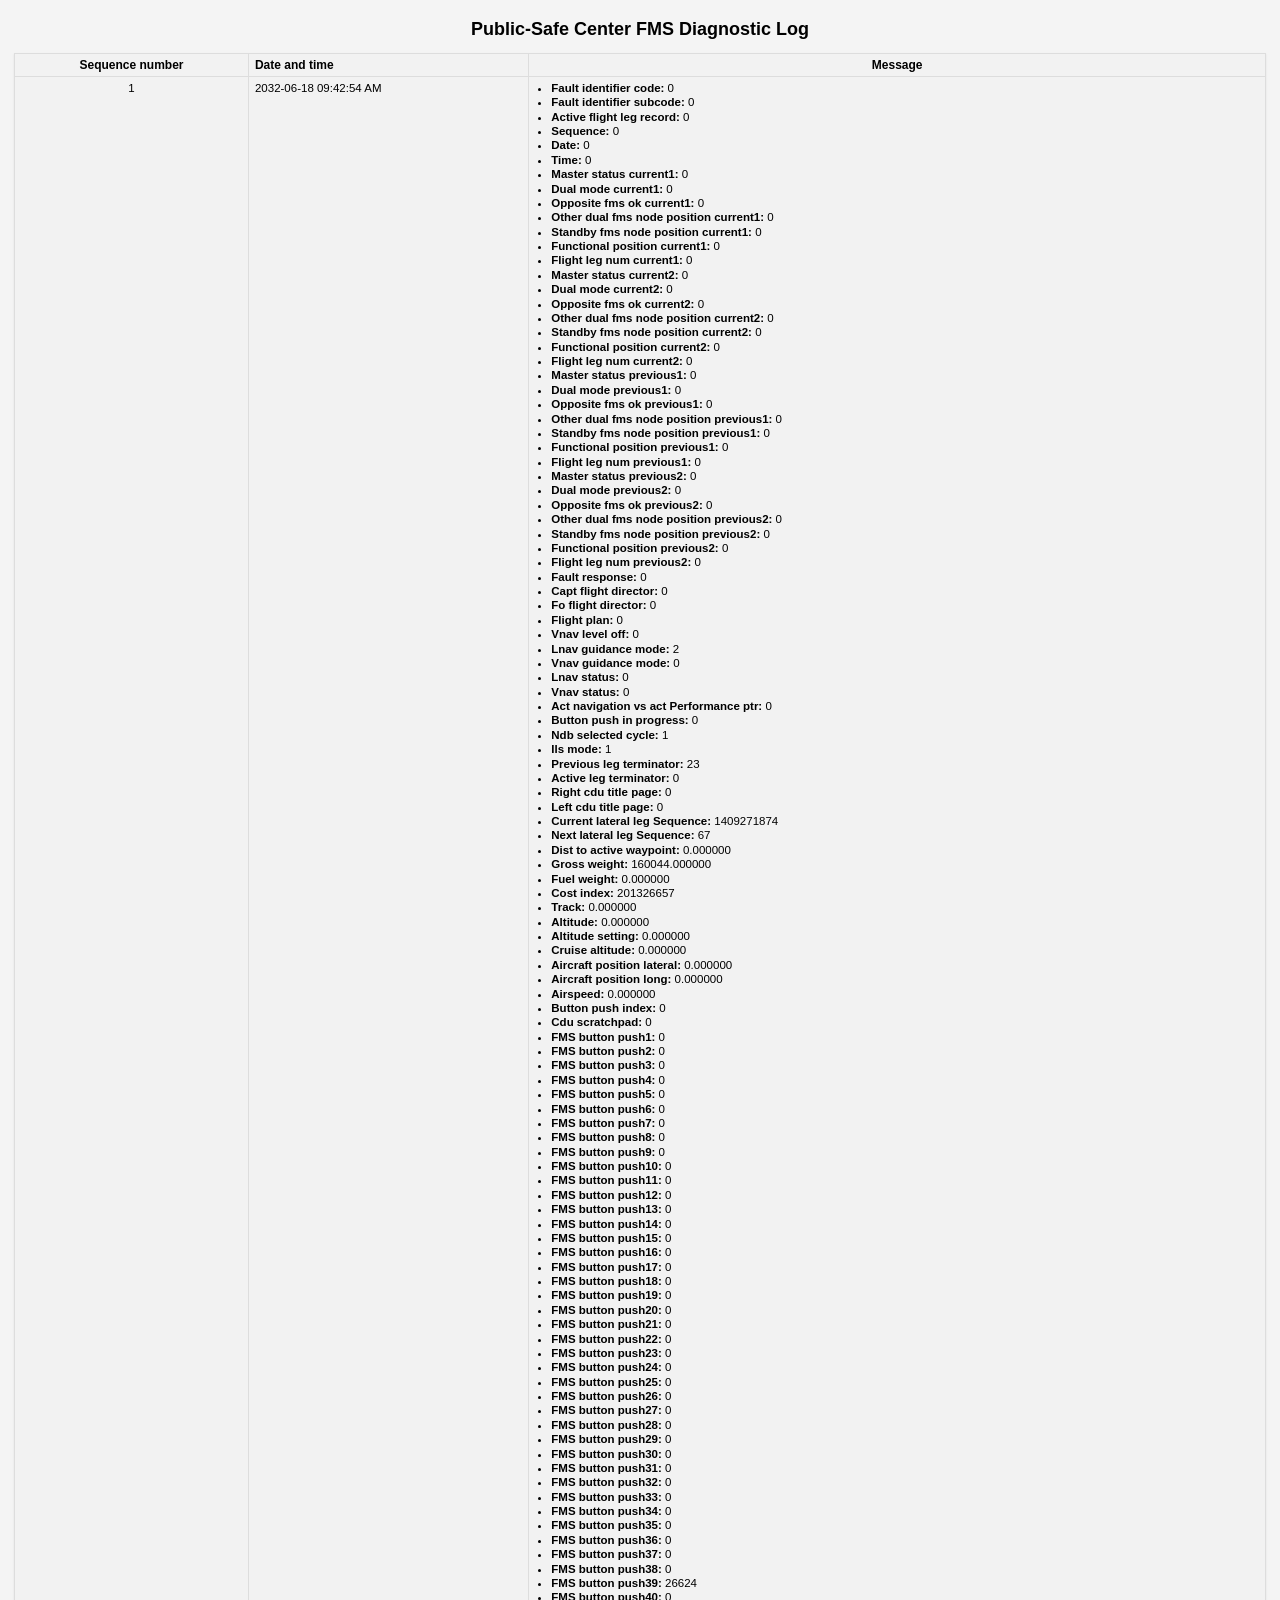
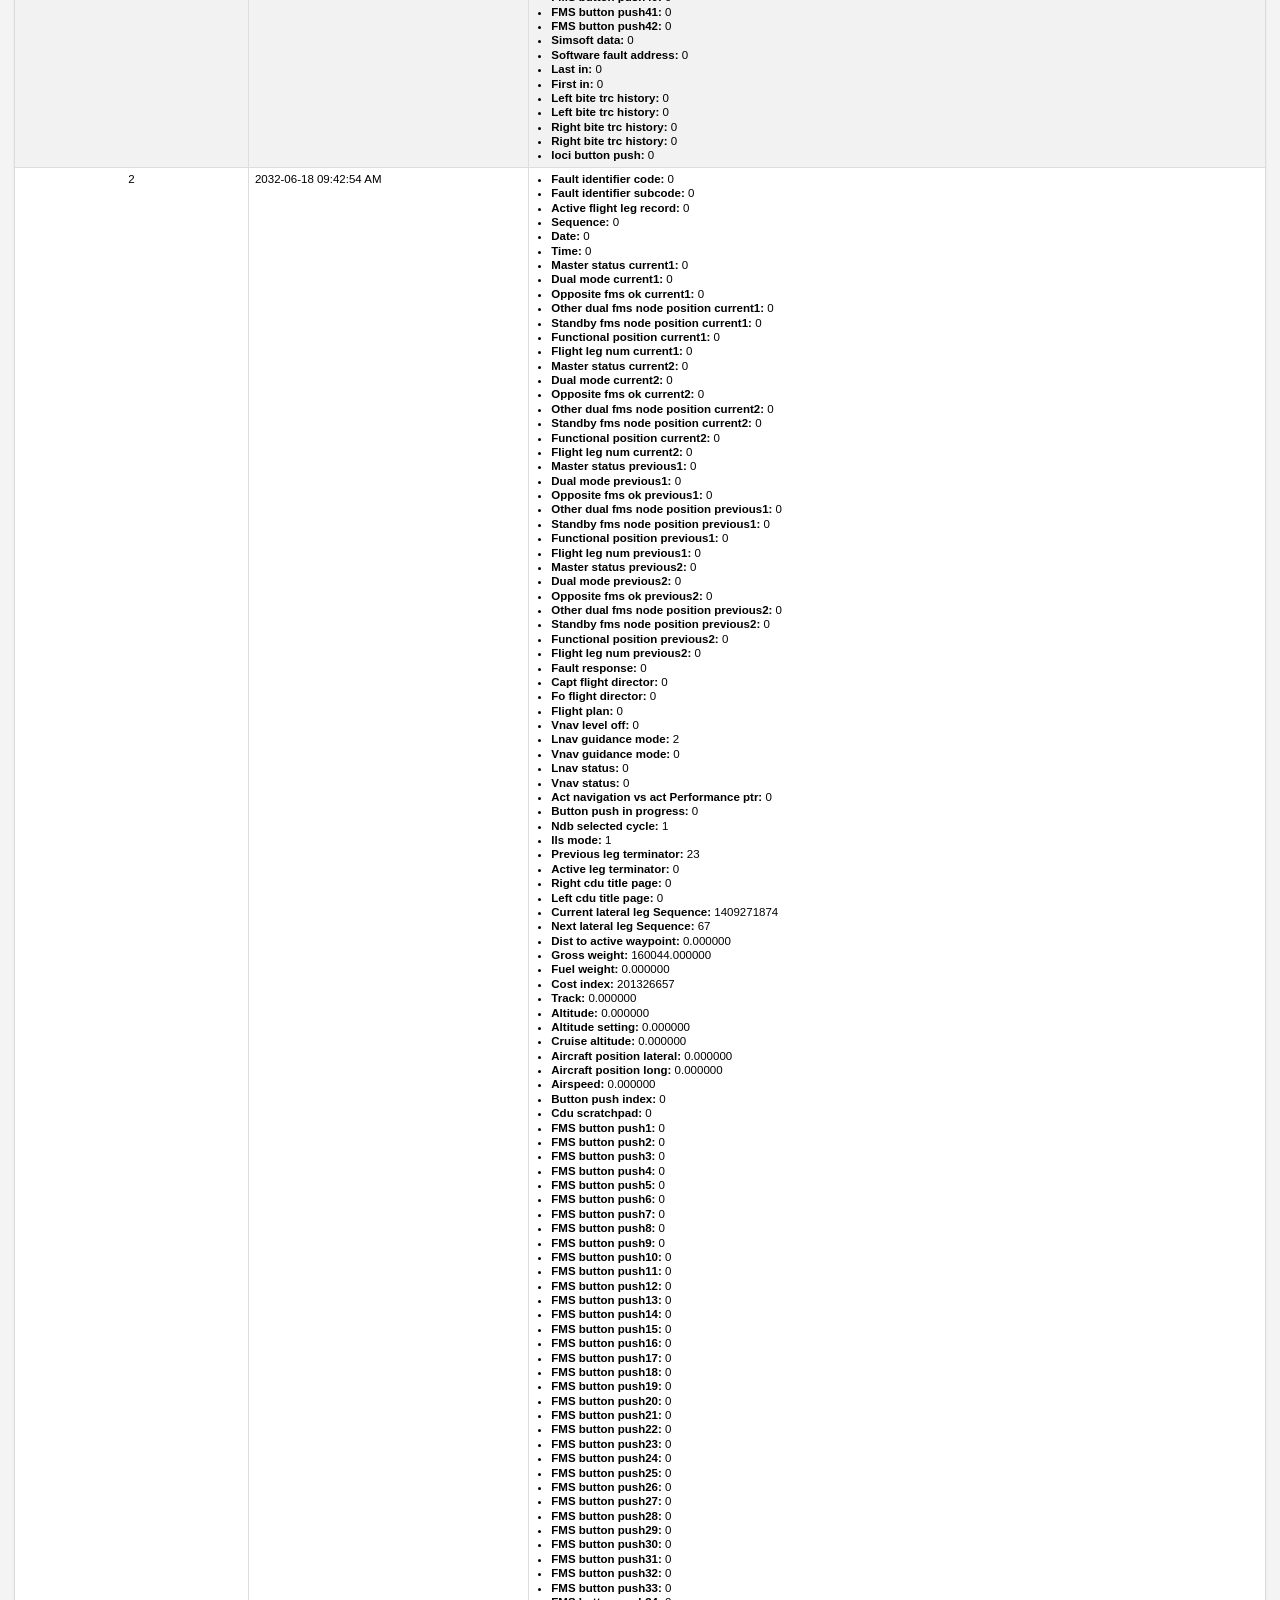
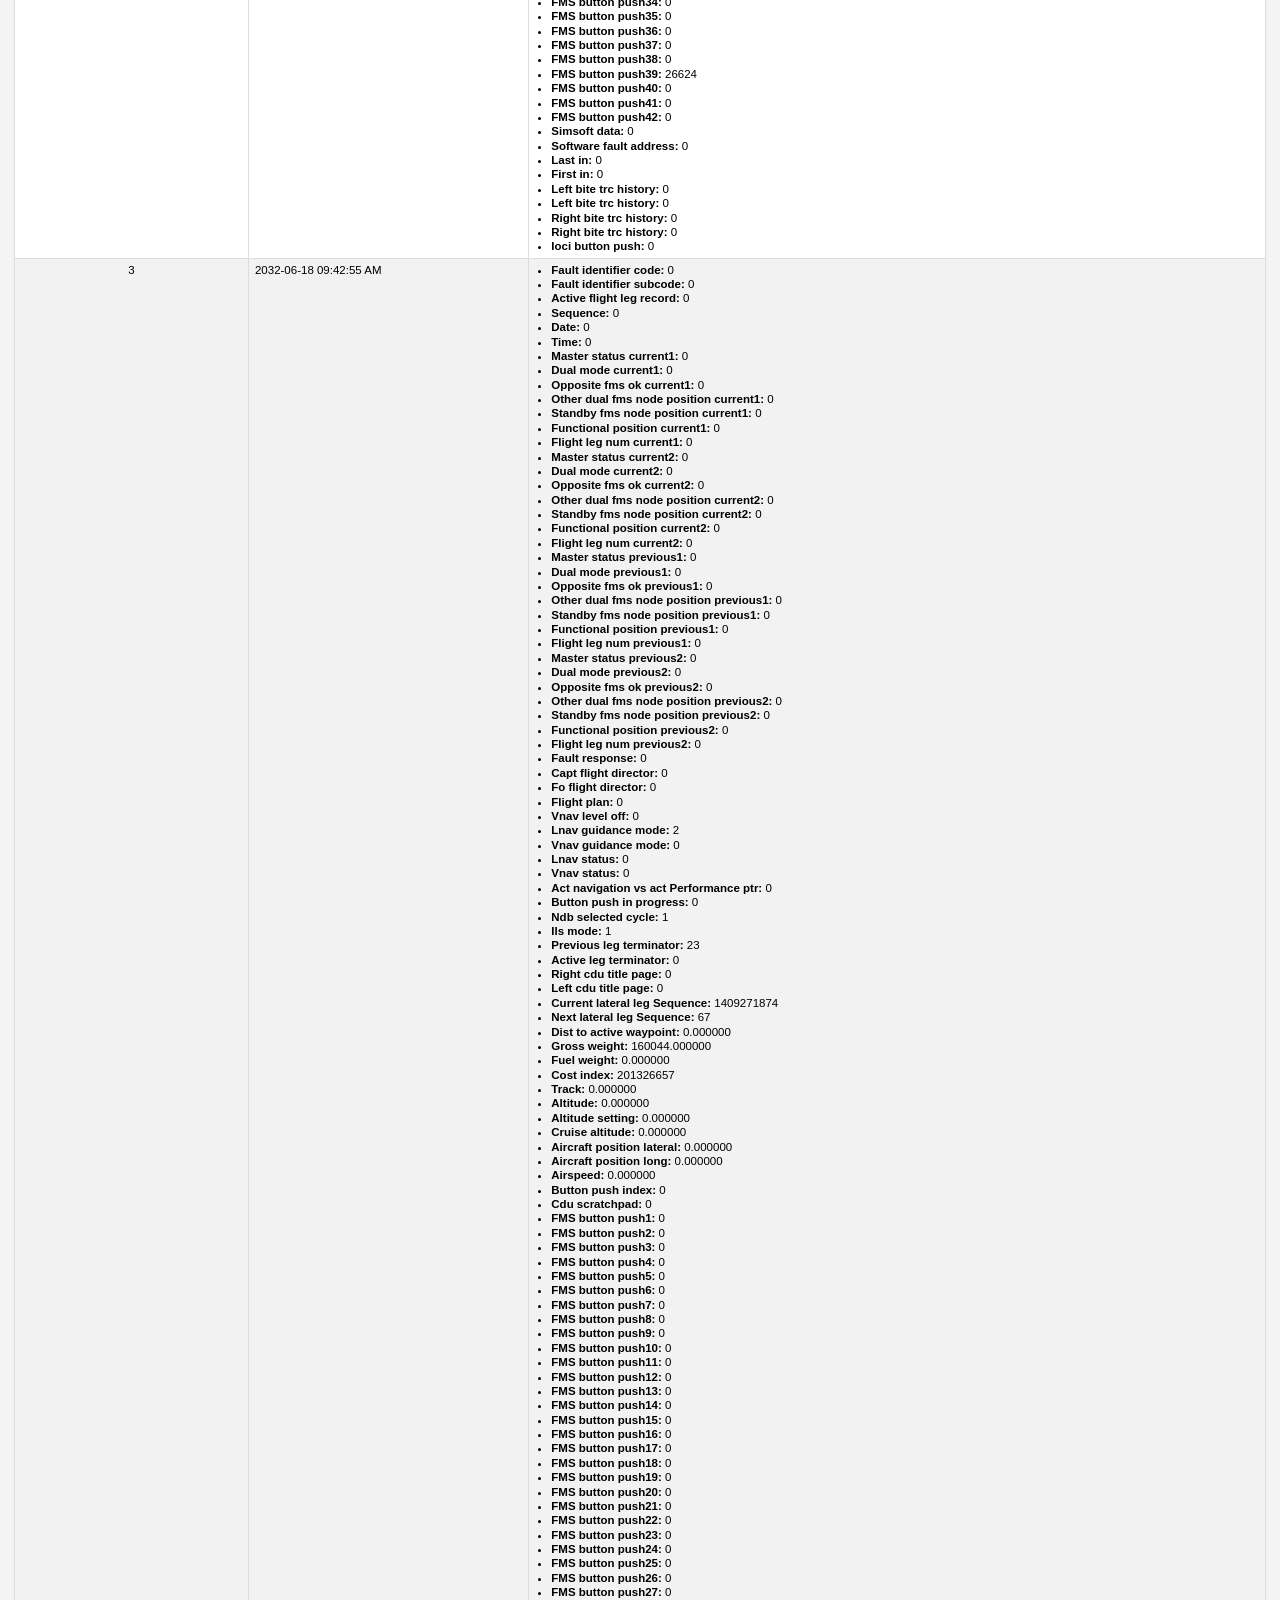
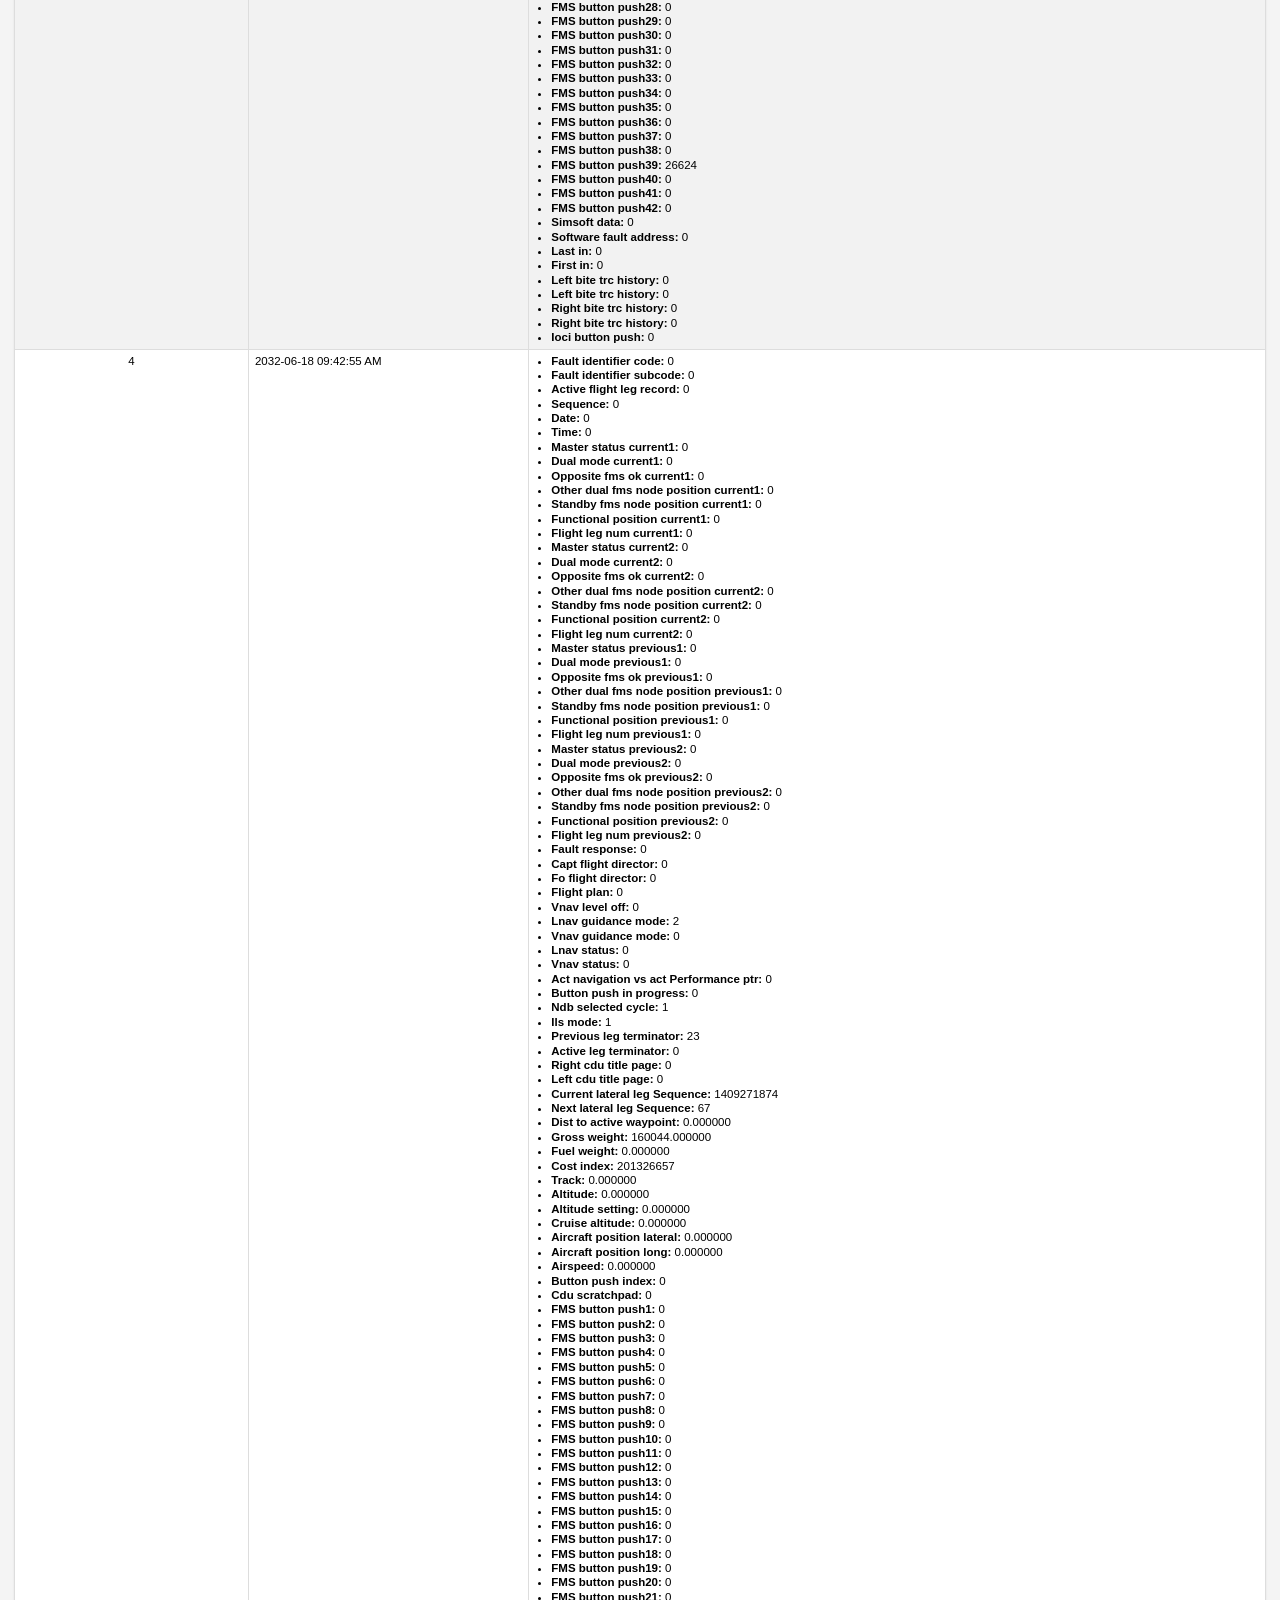
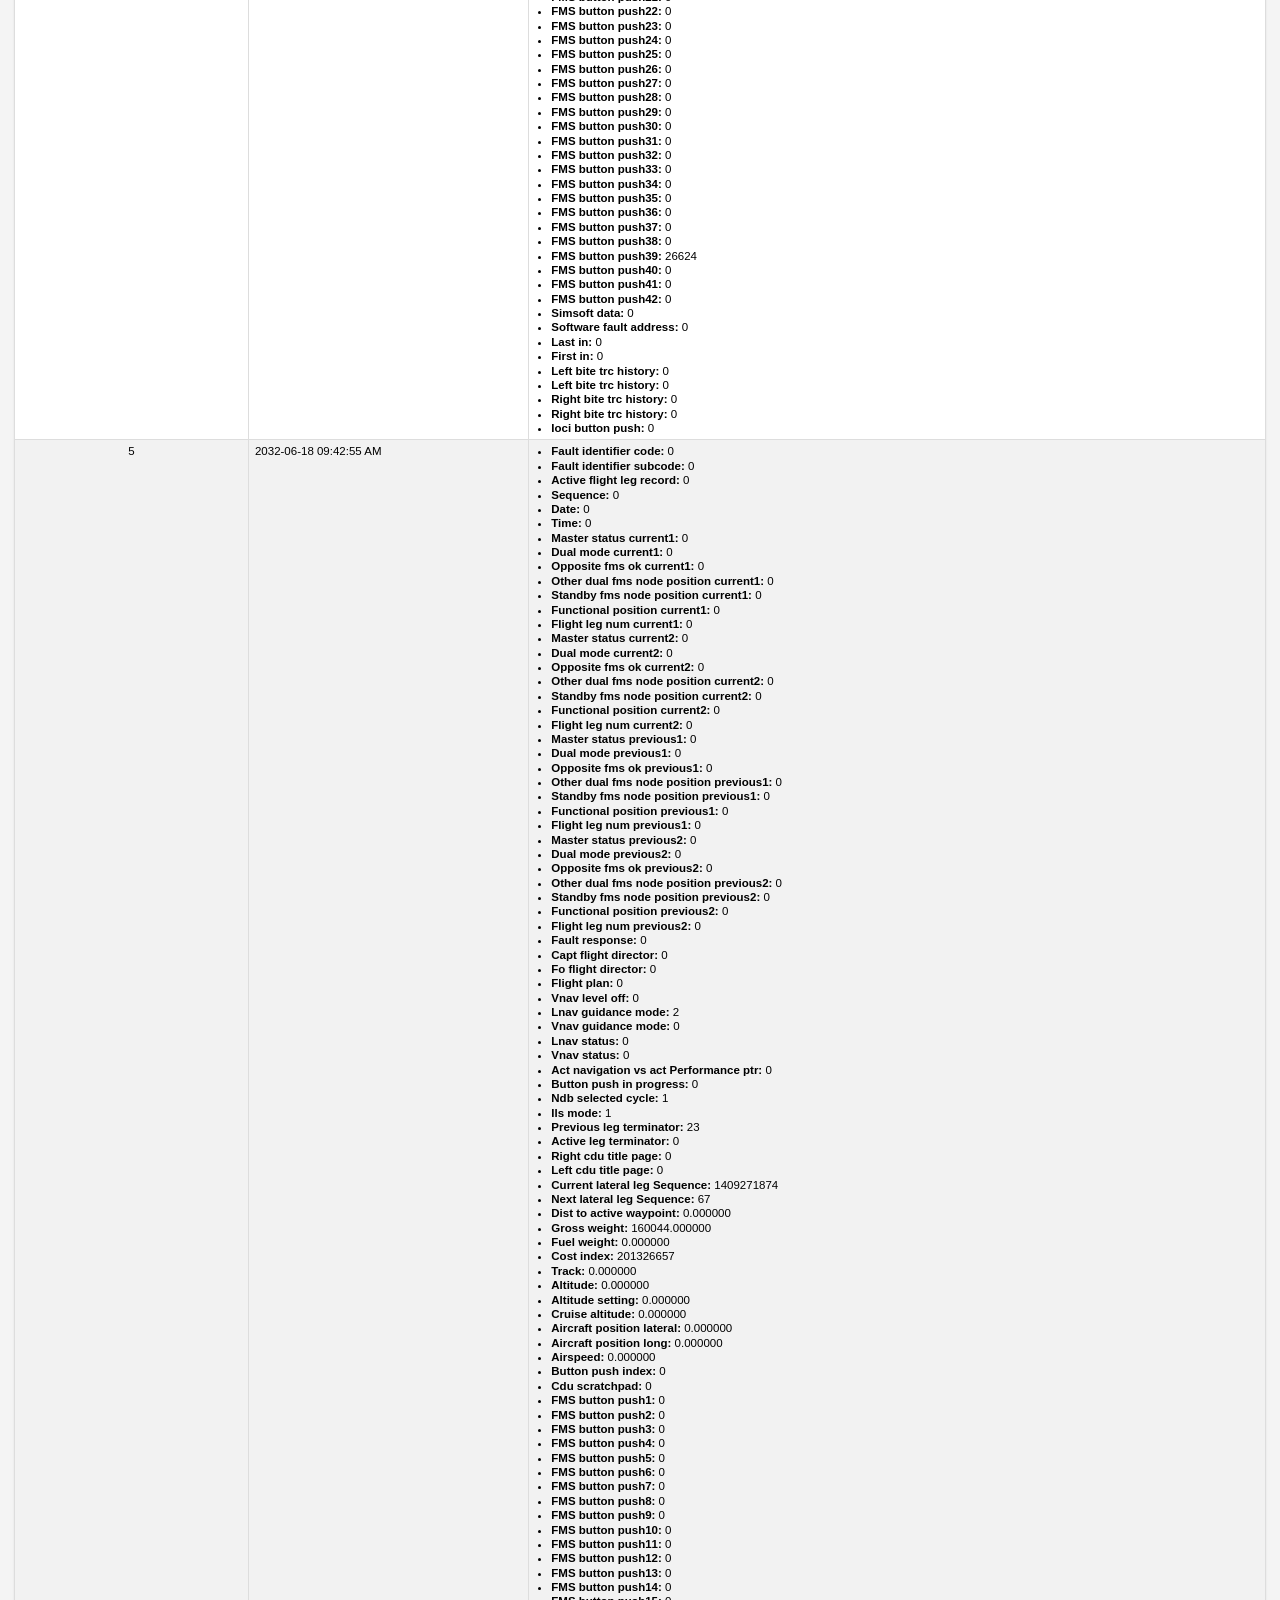
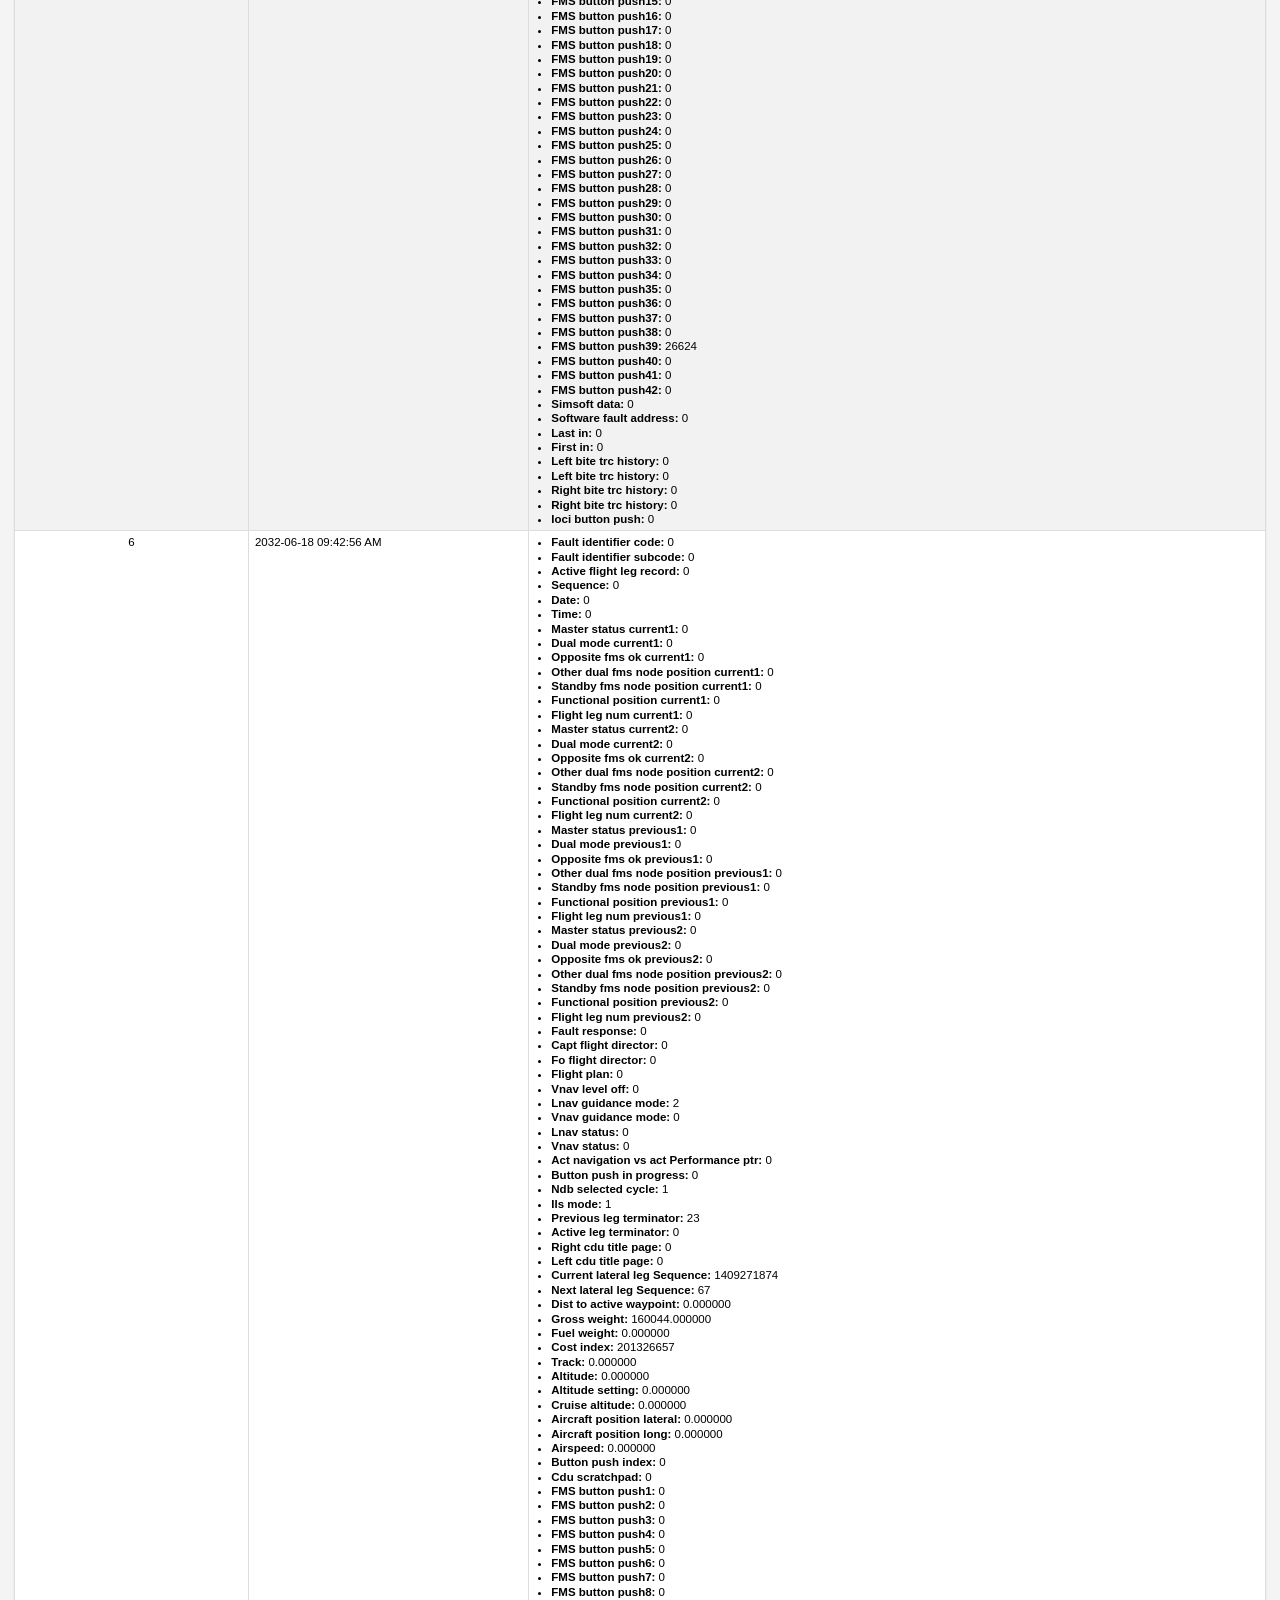
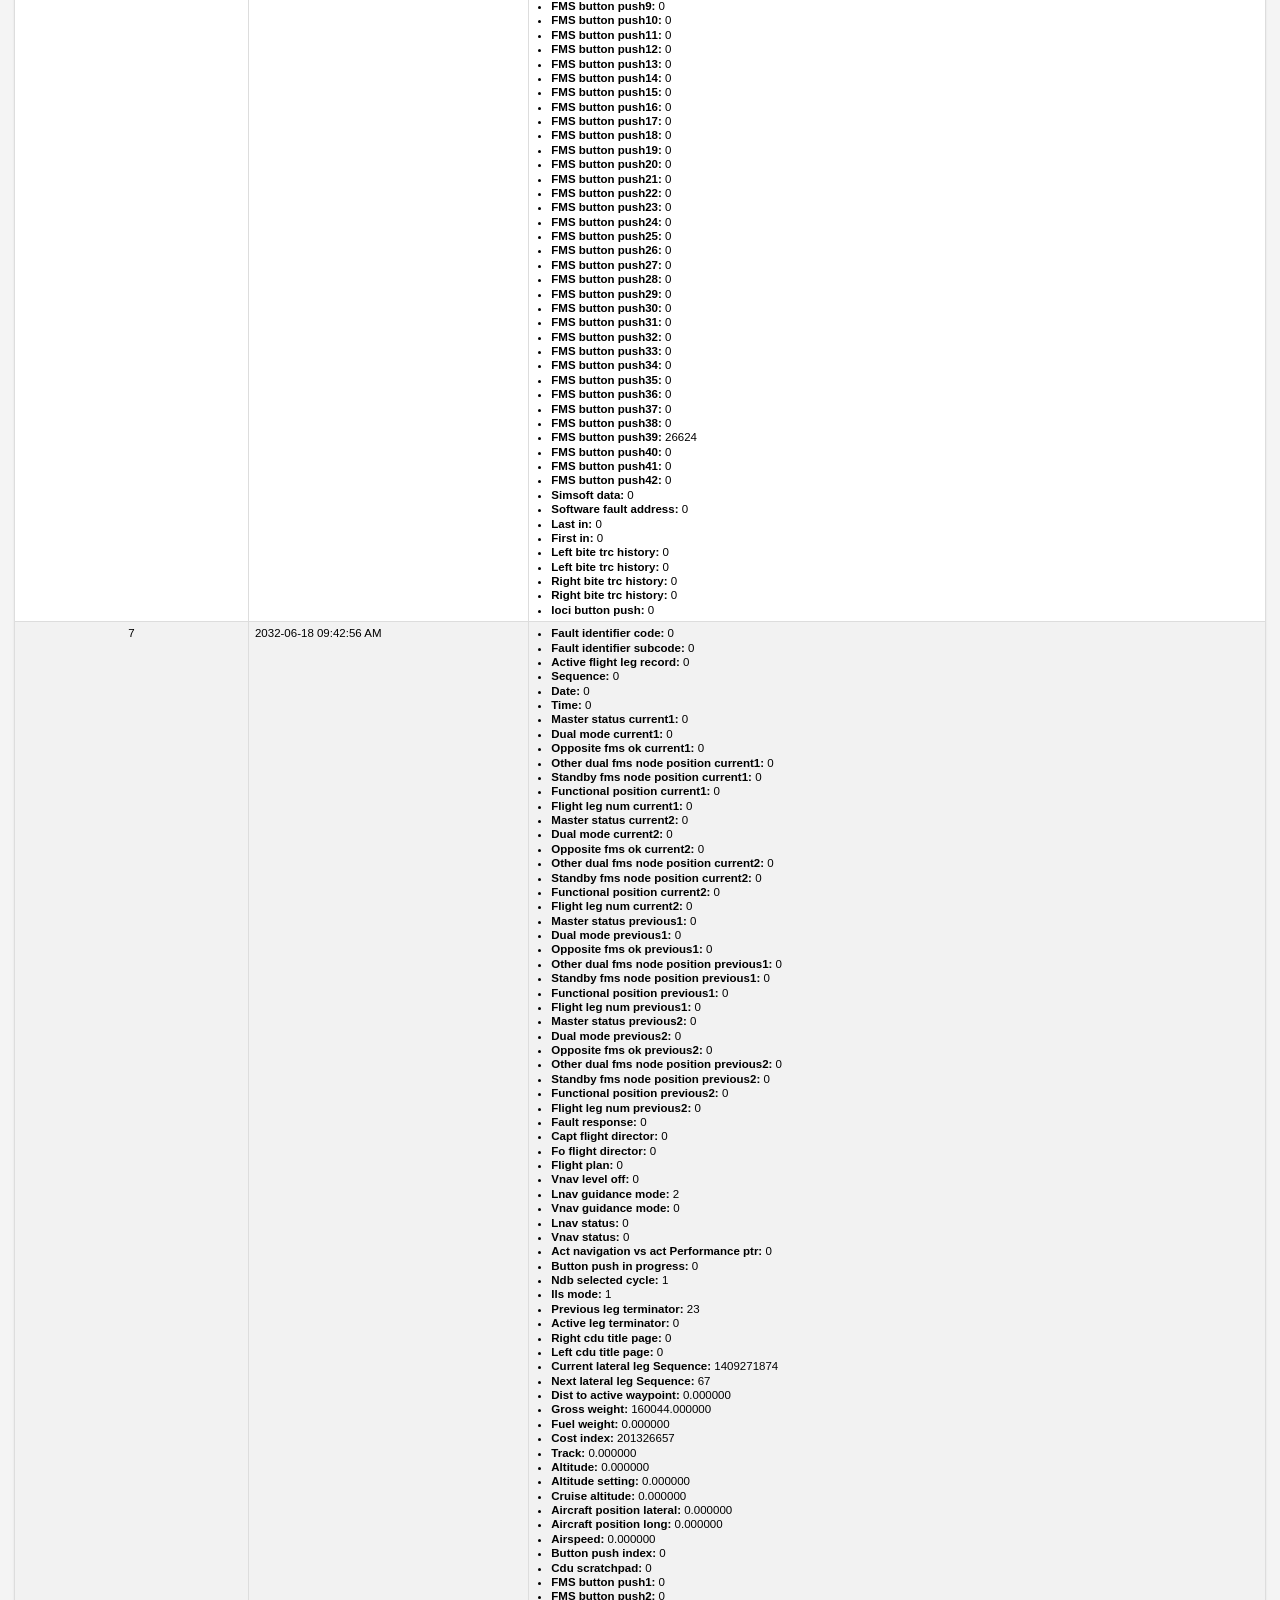
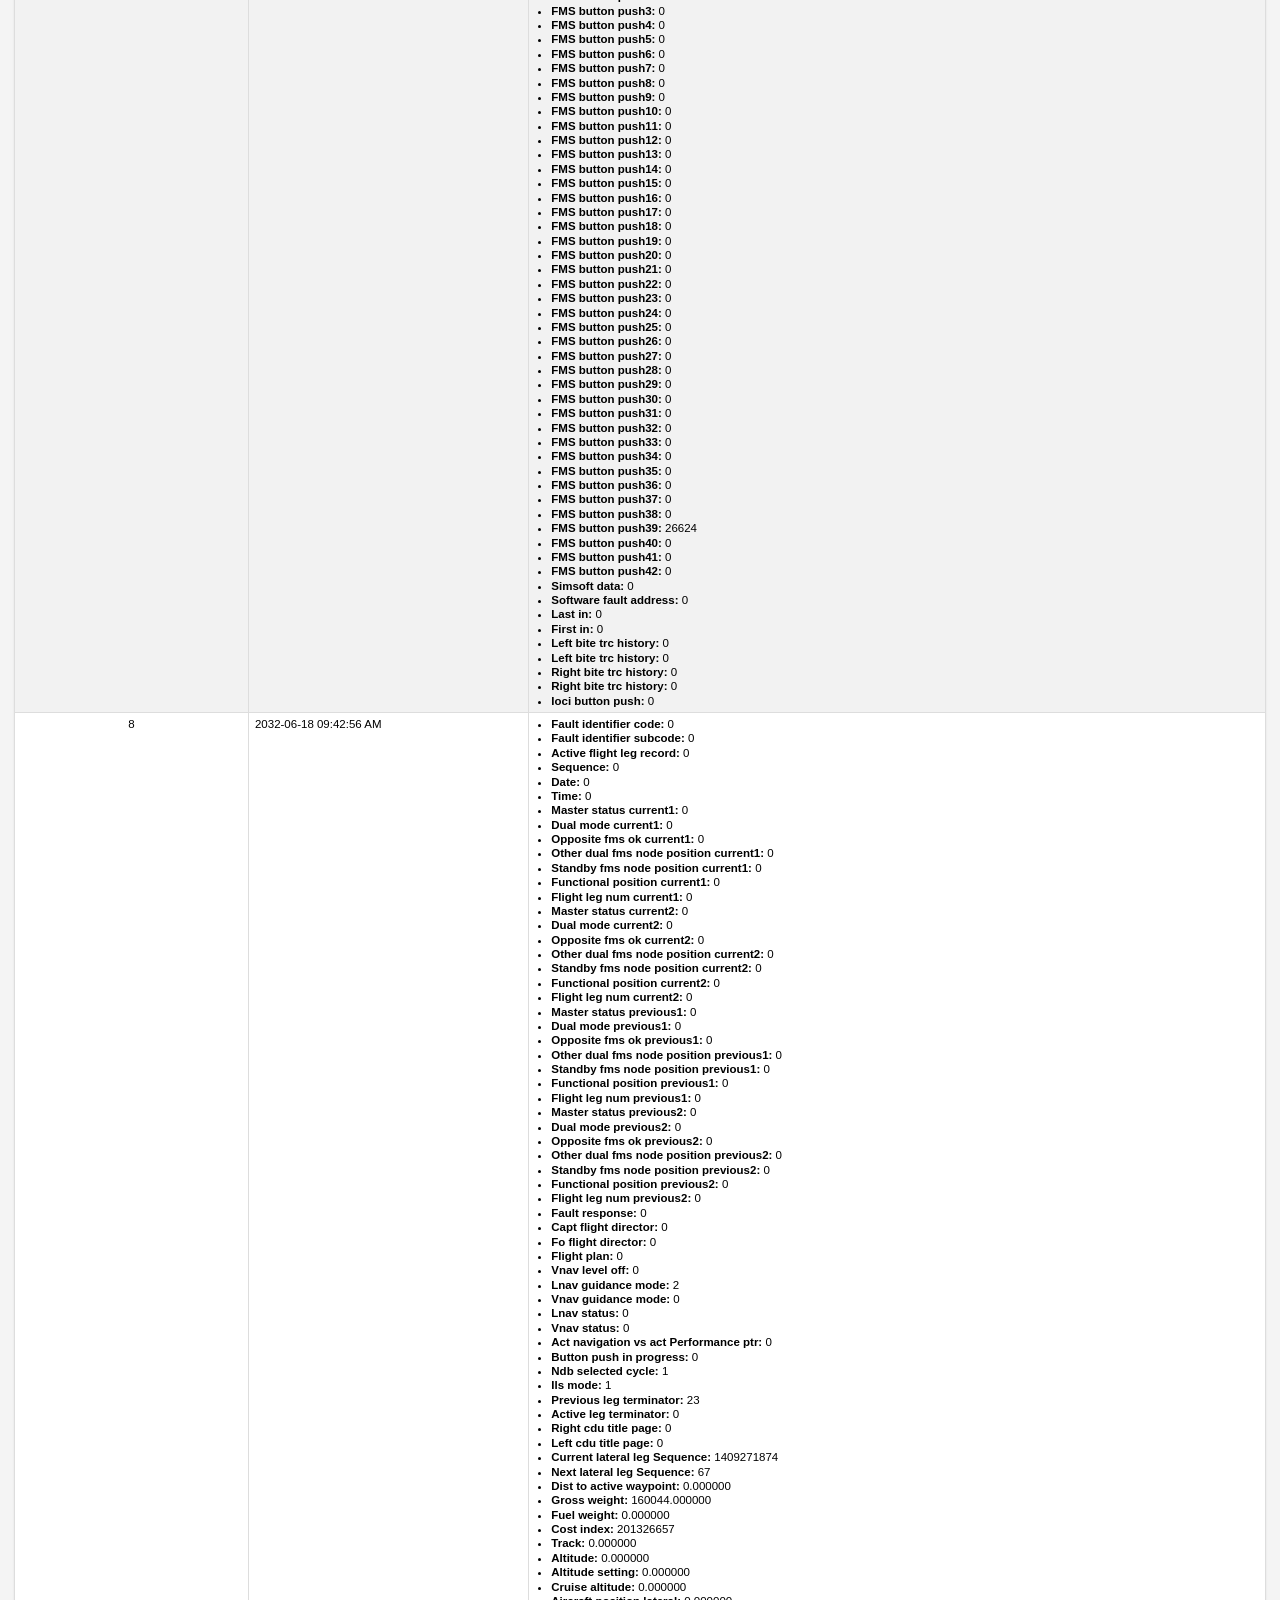
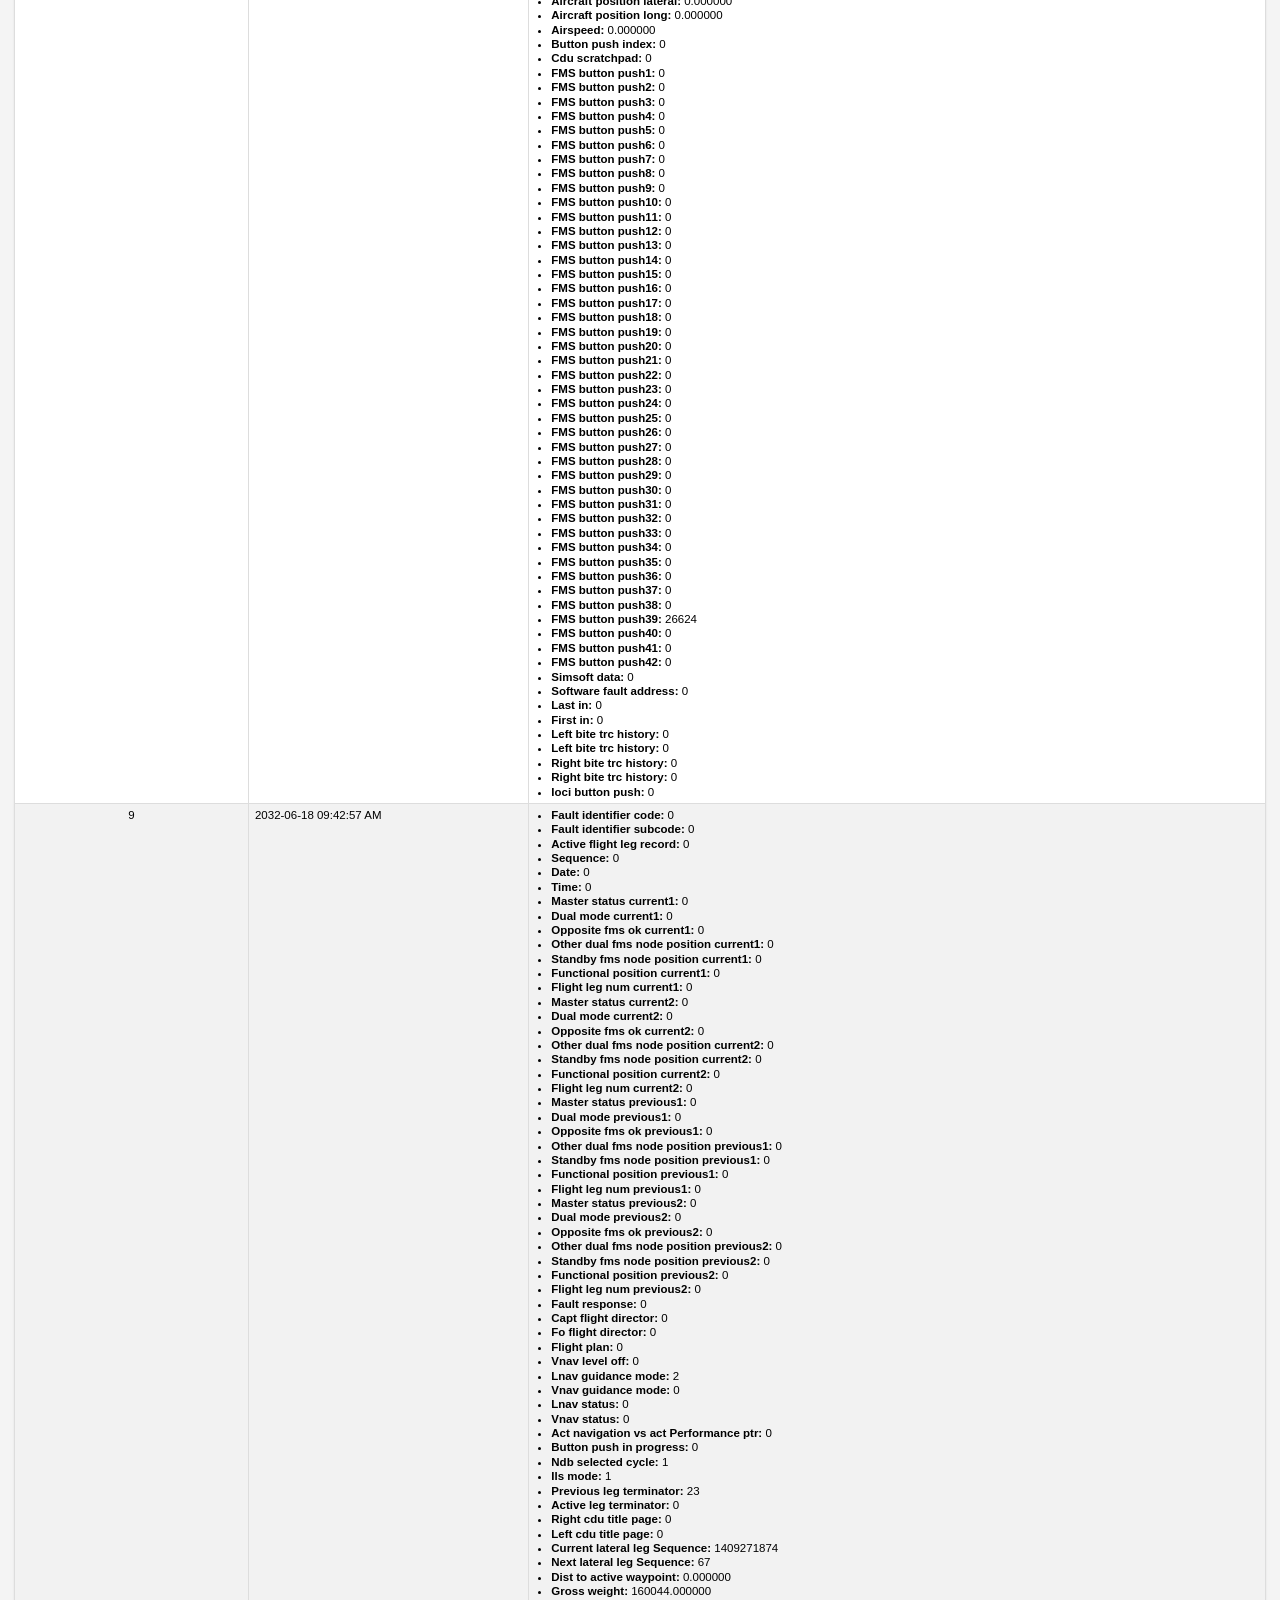
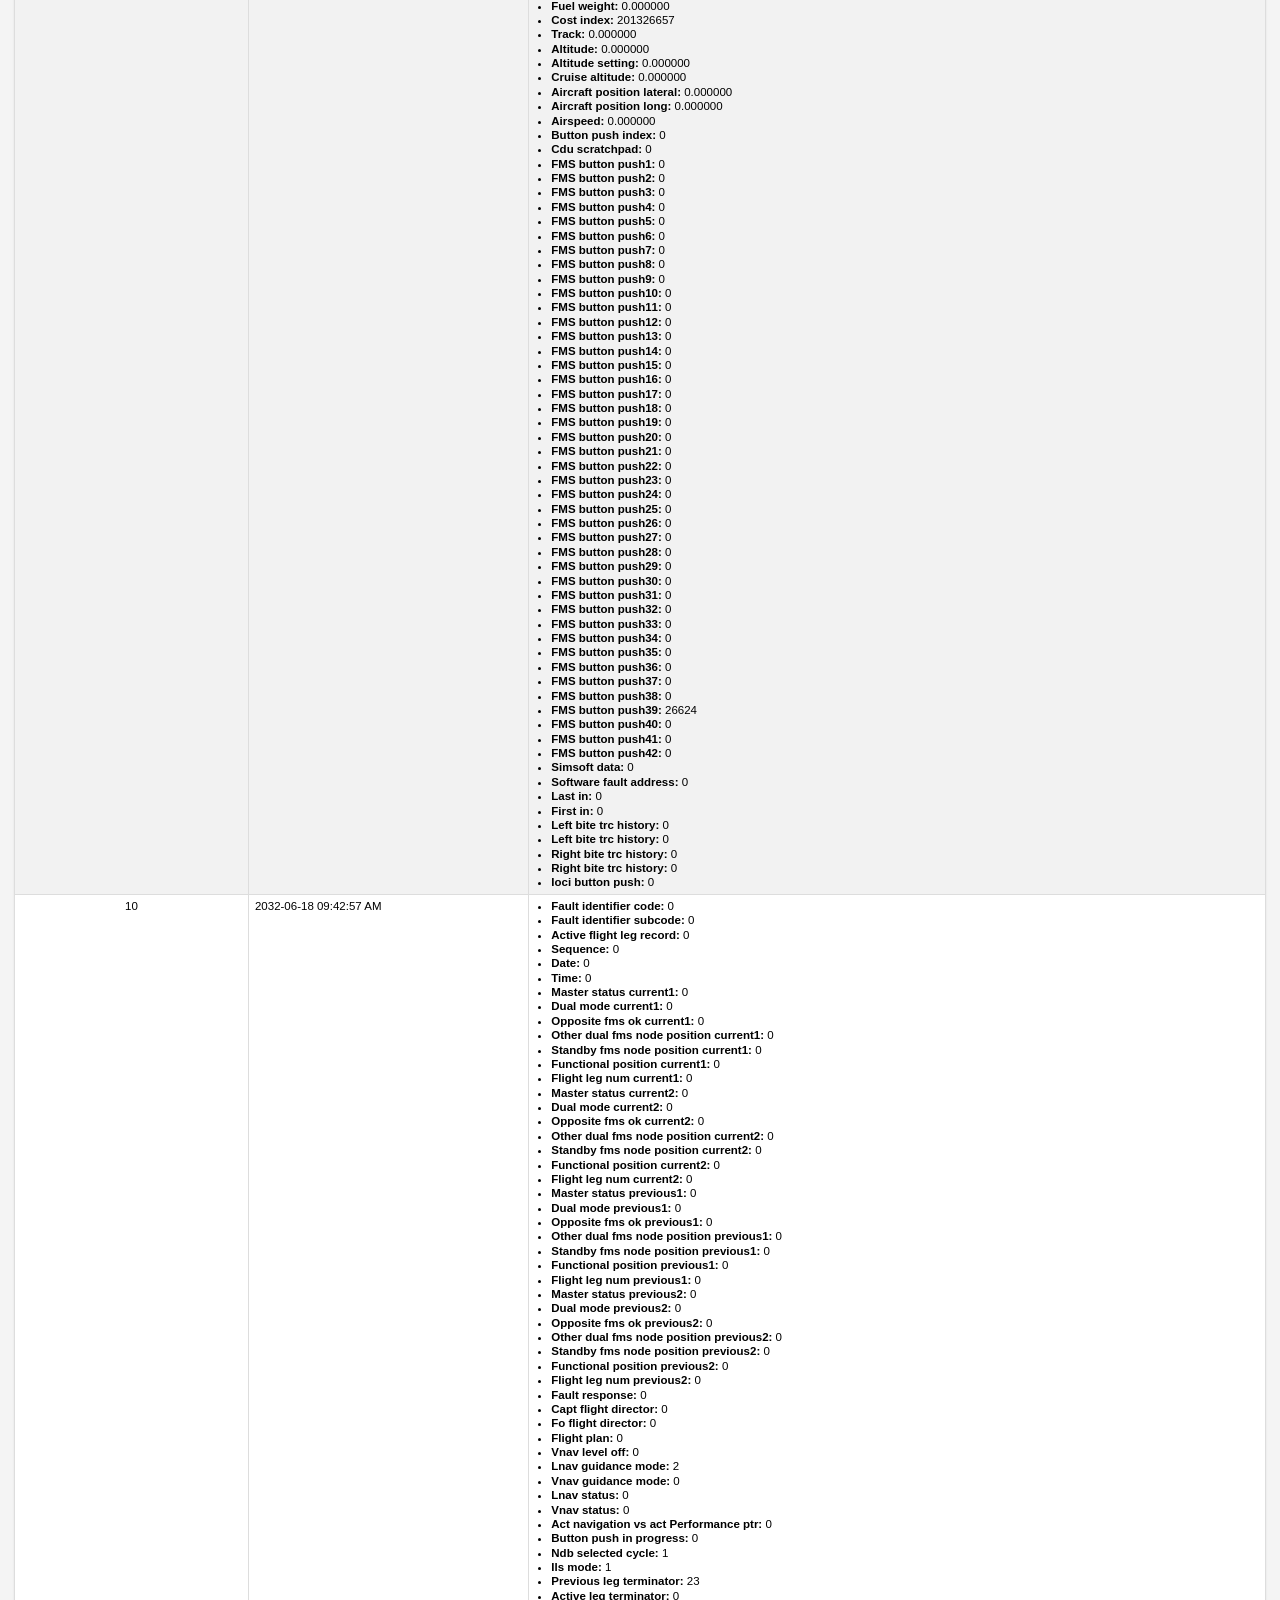
<file: NODE/NODE_B_Aircraft_State_Buffer_Log_6_Custom_Log_Decoded_Report.html>
<!DOCTYPE html>

<html lang="en">
<head>
<meta charset="utf-8"/>
<meta content="width=device-width, initial-scale=1.0" name="viewport"/>
<title>Public-Safe Center FMS Diagnostic Log</title>
<style>
        :root {
            --background-light: #f4f4f4;
            --background-dark: #333;
            --text-light: #000;
            --text-dark: #fff;
            --table-background-light: #fff;
            --table-background-dark: #444;
            --table-header-light: #f2f2f2;
            --table-header-dark: #666;
            --table-border-light: #ddd;
            --table-border-dark: #666;
            --hover-light: #e5e5e5;
            --hover-dark: #777;
            --alternate-row-light: #f2f2f2;
            --alternate-row-dark: #555;
            --muted-text-light: #888;
            --muted-text-dark: #bbb;
            --error-color-light: #b00020;
            --error-color-dark: #ff6b6b;
        }
        body {
            font-family: Arial, sans-serif;
            background-color: var(--background-light);
            color: var(--text-light);
            margin: 0;
            padding: 10px 14px;
            font-size: 12px;
            line-height: 1.25;
        }
        .log-table {
            width: 100%;
            border-collapse: collapse;
            background-color: var(--table-background-light);
            margin-bottom: 12px;
            box-shadow: 0 1px 2px rgba(0,0,0,0.08);
            table-layout: auto;
        }
        .log-table th, .log-table td {
            padding: 4px 6px;
            text-align: left;
            border: 1px solid var(--table-border-light);
            font-size: 11.5px;
        }
        .log-table th.center, .log-table td.center {
            text-align: center;
        }
        .log-table th.date-time, .log-table td.date-time {
            white-space: nowrap;
        }
        .log-table td.date-time {
            font-variant-numeric: tabular-nums;
        }
        .log-table th {
            background-color: var(--table-header-light);
            position: sticky;
            top: 0;
            z-index: 2;
            font-weight: 600;
            font-size: 12px;
            line-height: 1.2;
            vertical-align: middle;
        }
        .log-table td {
            vertical-align: top;
        }
        .log-table tr:nth-child(even) {
            background-color: var(--alternate-row-light);
        }
        .log-table tr:hover {
            background-color: var(--hover-light);
        }
        .na-data {
            color: var(--muted-text-light);
            font-style: italic;
        }
        .red-na-data {
            color: var(--error-color-light);
            font-style: italic;
        }
        .invalid-data {
            color: var(--error-color-light);
            font-weight: 600;
        }
        .page-heading {
            text-align: center;
            margin: 8px 0 12px 0;
            font-size: 18px;
            font-weight: 600;
        }
        .page-subheading {
            display: block;
            font-size: 14px;
            margin-top: 4px;
            color: var(--muted-text-light);
            font-weight: 400;
        }
        .data-words {
            font-family: 'Courier New', monospace;
            white-space: pre-wrap;
        }
        .msg {
            column-gap: 18px;
            column-fill: balance;
        }
        @media (min-width: 1400px) {
            .msg {
                column-width: 260px;
            }
        }
        .msg ul {
            margin: 0;
            padding-left: 16px;
        }
        .msg li {
            break-inside: avoid;
            -webkit-column-break-inside: avoid;
        }
        @media (prefers-color-scheme: dark) {
            body {
                background-color: var(--background-dark);
                color: var(--text-dark);
            }
            .log-table {
                background-color: var(--table-background-dark);
            }
            .log-table th, .log-table td {
                border: 1px solid var(--table-border-dark);
            }
            .log-table th {
                background-color: var(--table-header-dark);
            }
            .log-table tr:nth-child(even) {
                background-color: var(--alternate-row-dark);
            }
            .log-table tr:hover {
                background-color: var(--hover-dark);
            }
            .na-data {
                color: var(--muted-text-dark);
            }
            .red-na-data {
                color: var(--error-color-dark);
            }
            .invalid-data {
                color: var(--error-color-dark);
            }
            .page-subheading {
                color: var(--muted-text-dark);
            }
        }
    </style>
</head>
<body>
<h1 class="page-heading">Public-Safe Center FMS Diagnostic Log</h1>
<table class="log-table">
<tr>
<th class="center">Sequence number</th>
<th class="date-time">Date and time</th>
<th class="center">Message</th>
</tr>
<tr>
<td class="center">1</td>
<td class="date-time">2032-06-18 09:42:54 AM</td>
<td>
<div class="msg"><ul>
<li><strong>Fault identifier code:</strong> 0</li>
<li><strong>Fault identifier subcode:</strong> 0</li>
<li><strong>Active flight leg record:</strong> 0</li>
<li><strong>Sequence:</strong> 0</li>
<li><strong>Date:</strong> 0</li>
<li><strong>Time:</strong> 0</li>
<li><strong>Master status current1:</strong> 0</li>
<li><strong>Dual mode current1:</strong> 0</li>
<li><strong>Opposite fms ok current1:</strong> 0</li>
<li><strong>Other dual fms node position current1:</strong> 0</li>
<li><strong>Standby fms node position current1:</strong> 0</li>
<li><strong>Functional position current1:</strong> 0</li>
<li><strong>Flight leg num current1:</strong> 0</li>
<li><strong>Master status current2:</strong> 0</li>
<li><strong>Dual mode current2:</strong> 0</li>
<li><strong>Opposite fms ok current2:</strong> 0</li>
<li><strong>Other dual fms node position current2:</strong> 0</li>
<li><strong>Standby fms node position current2:</strong> 0</li>
<li><strong>Functional position current2:</strong> 0</li>
<li><strong>Flight leg num current2:</strong> 0</li>
<li><strong>Master status previous1:</strong> 0</li>
<li><strong>Dual mode previous1:</strong> 0</li>
<li><strong>Opposite fms ok previous1:</strong> 0</li>
<li><strong>Other dual fms node position previous1:</strong> 0</li>
<li><strong>Standby fms node position previous1:</strong> 0</li>
<li><strong>Functional position previous1:</strong> 0</li>
<li><strong>Flight leg num previous1:</strong> 0</li>
<li><strong>Master status previous2:</strong> 0</li>
<li><strong>Dual mode previous2:</strong> 0</li>
<li><strong>Opposite fms ok previous2:</strong> 0</li>
<li><strong>Other dual fms node position previous2:</strong> 0</li>
<li><strong>Standby fms node position previous2:</strong> 0</li>
<li><strong>Functional position previous2:</strong> 0</li>
<li><strong>Flight leg num previous2:</strong> 0</li>
<li><strong>Fault response:</strong> 0</li>
<li><strong>Capt flight director:</strong> 0</li>
<li><strong>Fo flight director:</strong> 0</li>
<li><strong>Flight plan:</strong> 0</li>
<li><strong>Vnav level off:</strong> 0</li>
<li><strong>Lnav guidance mode:</strong> 2</li>
<li><strong>Vnav guidance mode:</strong> 0</li>
<li><strong>Lnav status:</strong> 0</li>
<li><strong>Vnav status:</strong> 0</li>
<li><strong>Act navigation vs act Performance ptr:</strong> 0</li>
<li><strong>Button push in progress:</strong> 0</li>
<li><strong>Ndb selected cycle:</strong> 1</li>
<li><strong>Ils mode:</strong> 1</li>
<li><strong>Previous leg terminator:</strong> 23</li>
<li><strong>Active leg terminator:</strong> 0</li>
<li><strong>Right cdu title page:</strong> 0</li>
<li><strong>Left cdu title page:</strong> 0</li>
<li><strong>Current lateral leg Sequence:</strong> 1409271874</li>
<li><strong>Next lateral leg Sequence:</strong> 67</li>
<li><strong>Dist to active waypoint:</strong> 0.000000</li>
<li><strong>Gross weight:</strong> 160044.000000</li>
<li><strong>Fuel weight:</strong> 0.000000</li>
<li><strong>Cost index:</strong> 201326657</li>
<li><strong>Track:</strong> 0.000000</li>
<li><strong>Altitude:</strong> 0.000000</li>
<li><strong>Altitude setting:</strong> 0.000000</li>
<li><strong>Cruise altitude:</strong> 0.000000</li>
<li><strong>Aircraft position lateral:</strong> 0.000000</li>
<li><strong>Aircraft position long:</strong> 0.000000</li>
<li><strong>Airspeed:</strong> 0.000000</li>
<li><strong>Button push index:</strong> 0</li>
<li><strong>Cdu scratchpad:</strong> 0</li>
<li><strong>FMS button push1:</strong> 0</li>
<li><strong>FMS button push2:</strong> 0</li>
<li><strong>FMS button push3:</strong> 0</li>
<li><strong>FMS button push4:</strong> 0</li>
<li><strong>FMS button push5:</strong> 0</li>
<li><strong>FMS button push6:</strong> 0</li>
<li><strong>FMS button push7:</strong> 0</li>
<li><strong>FMS button push8:</strong> 0</li>
<li><strong>FMS button push9:</strong> 0</li>
<li><strong>FMS button push10:</strong> 0</li>
<li><strong>FMS button push11:</strong> 0</li>
<li><strong>FMS button push12:</strong> 0</li>
<li><strong>FMS button push13:</strong> 0</li>
<li><strong>FMS button push14:</strong> 0</li>
<li><strong>FMS button push15:</strong> 0</li>
<li><strong>FMS button push16:</strong> 0</li>
<li><strong>FMS button push17:</strong> 0</li>
<li><strong>FMS button push18:</strong> 0</li>
<li><strong>FMS button push19:</strong> 0</li>
<li><strong>FMS button push20:</strong> 0</li>
<li><strong>FMS button push21:</strong> 0</li>
<li><strong>FMS button push22:</strong> 0</li>
<li><strong>FMS button push23:</strong> 0</li>
<li><strong>FMS button push24:</strong> 0</li>
<li><strong>FMS button push25:</strong> 0</li>
<li><strong>FMS button push26:</strong> 0</li>
<li><strong>FMS button push27:</strong> 0</li>
<li><strong>FMS button push28:</strong> 0</li>
<li><strong>FMS button push29:</strong> 0</li>
<li><strong>FMS button push30:</strong> 0</li>
<li><strong>FMS button push31:</strong> 0</li>
<li><strong>FMS button push32:</strong> 0</li>
<li><strong>FMS button push33:</strong> 0</li>
<li><strong>FMS button push34:</strong> 0</li>
<li><strong>FMS button push35:</strong> 0</li>
<li><strong>FMS button push36:</strong> 0</li>
<li><strong>FMS button push37:</strong> 0</li>
<li><strong>FMS button push38:</strong> 0</li>
<li><strong>FMS button push39:</strong> 26624</li>
<li><strong>FMS button push40:</strong> 0</li>
<li><strong>FMS button push41:</strong> 0</li>
<li><strong>FMS button push42:</strong> 0</li>
<li><strong>Simsoft data:</strong> 0</li>
<li><strong>Software fault address:</strong> 0</li>
<li><strong>Last in:</strong> 0</li>
<li><strong>First in:</strong> 0</li>
<li><strong>Left bite trc history:</strong> 0</li>
<li><strong>Left bite trc history:</strong> 0</li>
<li><strong>Right bite trc history:</strong> 0</li>
<li><strong>Right bite trc history:</strong> 0</li>
<li><strong>Ioci button push:</strong> 0</li>
</ul></div>
</td>
</tr>
<tr>
<td class="center">2</td>
<td class="date-time">2032-06-18 09:42:54 AM</td>
<td>
<div class="msg"><ul>
<li><strong>Fault identifier code:</strong> 0</li>
<li><strong>Fault identifier subcode:</strong> 0</li>
<li><strong>Active flight leg record:</strong> 0</li>
<li><strong>Sequence:</strong> 0</li>
<li><strong>Date:</strong> 0</li>
<li><strong>Time:</strong> 0</li>
<li><strong>Master status current1:</strong> 0</li>
<li><strong>Dual mode current1:</strong> 0</li>
<li><strong>Opposite fms ok current1:</strong> 0</li>
<li><strong>Other dual fms node position current1:</strong> 0</li>
<li><strong>Standby fms node position current1:</strong> 0</li>
<li><strong>Functional position current1:</strong> 0</li>
<li><strong>Flight leg num current1:</strong> 0</li>
<li><strong>Master status current2:</strong> 0</li>
<li><strong>Dual mode current2:</strong> 0</li>
<li><strong>Opposite fms ok current2:</strong> 0</li>
<li><strong>Other dual fms node position current2:</strong> 0</li>
<li><strong>Standby fms node position current2:</strong> 0</li>
<li><strong>Functional position current2:</strong> 0</li>
<li><strong>Flight leg num current2:</strong> 0</li>
<li><strong>Master status previous1:</strong> 0</li>
<li><strong>Dual mode previous1:</strong> 0</li>
<li><strong>Opposite fms ok previous1:</strong> 0</li>
<li><strong>Other dual fms node position previous1:</strong> 0</li>
<li><strong>Standby fms node position previous1:</strong> 0</li>
<li><strong>Functional position previous1:</strong> 0</li>
<li><strong>Flight leg num previous1:</strong> 0</li>
<li><strong>Master status previous2:</strong> 0</li>
<li><strong>Dual mode previous2:</strong> 0</li>
<li><strong>Opposite fms ok previous2:</strong> 0</li>
<li><strong>Other dual fms node position previous2:</strong> 0</li>
<li><strong>Standby fms node position previous2:</strong> 0</li>
<li><strong>Functional position previous2:</strong> 0</li>
<li><strong>Flight leg num previous2:</strong> 0</li>
<li><strong>Fault response:</strong> 0</li>
<li><strong>Capt flight director:</strong> 0</li>
<li><strong>Fo flight director:</strong> 0</li>
<li><strong>Flight plan:</strong> 0</li>
<li><strong>Vnav level off:</strong> 0</li>
<li><strong>Lnav guidance mode:</strong> 2</li>
<li><strong>Vnav guidance mode:</strong> 0</li>
<li><strong>Lnav status:</strong> 0</li>
<li><strong>Vnav status:</strong> 0</li>
<li><strong>Act navigation vs act Performance ptr:</strong> 0</li>
<li><strong>Button push in progress:</strong> 0</li>
<li><strong>Ndb selected cycle:</strong> 1</li>
<li><strong>Ils mode:</strong> 1</li>
<li><strong>Previous leg terminator:</strong> 23</li>
<li><strong>Active leg terminator:</strong> 0</li>
<li><strong>Right cdu title page:</strong> 0</li>
<li><strong>Left cdu title page:</strong> 0</li>
<li><strong>Current lateral leg Sequence:</strong> 1409271874</li>
<li><strong>Next lateral leg Sequence:</strong> 67</li>
<li><strong>Dist to active waypoint:</strong> 0.000000</li>
<li><strong>Gross weight:</strong> 160044.000000</li>
<li><strong>Fuel weight:</strong> 0.000000</li>
<li><strong>Cost index:</strong> 201326657</li>
<li><strong>Track:</strong> 0.000000</li>
<li><strong>Altitude:</strong> 0.000000</li>
<li><strong>Altitude setting:</strong> 0.000000</li>
<li><strong>Cruise altitude:</strong> 0.000000</li>
<li><strong>Aircraft position lateral:</strong> 0.000000</li>
<li><strong>Aircraft position long:</strong> 0.000000</li>
<li><strong>Airspeed:</strong> 0.000000</li>
<li><strong>Button push index:</strong> 0</li>
<li><strong>Cdu scratchpad:</strong> 0</li>
<li><strong>FMS button push1:</strong> 0</li>
<li><strong>FMS button push2:</strong> 0</li>
<li><strong>FMS button push3:</strong> 0</li>
<li><strong>FMS button push4:</strong> 0</li>
<li><strong>FMS button push5:</strong> 0</li>
<li><strong>FMS button push6:</strong> 0</li>
<li><strong>FMS button push7:</strong> 0</li>
<li><strong>FMS button push8:</strong> 0</li>
<li><strong>FMS button push9:</strong> 0</li>
<li><strong>FMS button push10:</strong> 0</li>
<li><strong>FMS button push11:</strong> 0</li>
<li><strong>FMS button push12:</strong> 0</li>
<li><strong>FMS button push13:</strong> 0</li>
<li><strong>FMS button push14:</strong> 0</li>
<li><strong>FMS button push15:</strong> 0</li>
<li><strong>FMS button push16:</strong> 0</li>
<li><strong>FMS button push17:</strong> 0</li>
<li><strong>FMS button push18:</strong> 0</li>
<li><strong>FMS button push19:</strong> 0</li>
<li><strong>FMS button push20:</strong> 0</li>
<li><strong>FMS button push21:</strong> 0</li>
<li><strong>FMS button push22:</strong> 0</li>
<li><strong>FMS button push23:</strong> 0</li>
<li><strong>FMS button push24:</strong> 0</li>
<li><strong>FMS button push25:</strong> 0</li>
<li><strong>FMS button push26:</strong> 0</li>
<li><strong>FMS button push27:</strong> 0</li>
<li><strong>FMS button push28:</strong> 0</li>
<li><strong>FMS button push29:</strong> 0</li>
<li><strong>FMS button push30:</strong> 0</li>
<li><strong>FMS button push31:</strong> 0</li>
<li><strong>FMS button push32:</strong> 0</li>
<li><strong>FMS button push33:</strong> 0</li>
<li><strong>FMS button push34:</strong> 0</li>
<li><strong>FMS button push35:</strong> 0</li>
<li><strong>FMS button push36:</strong> 0</li>
<li><strong>FMS button push37:</strong> 0</li>
<li><strong>FMS button push38:</strong> 0</li>
<li><strong>FMS button push39:</strong> 26624</li>
<li><strong>FMS button push40:</strong> 0</li>
<li><strong>FMS button push41:</strong> 0</li>
<li><strong>FMS button push42:</strong> 0</li>
<li><strong>Simsoft data:</strong> 0</li>
<li><strong>Software fault address:</strong> 0</li>
<li><strong>Last in:</strong> 0</li>
<li><strong>First in:</strong> 0</li>
<li><strong>Left bite trc history:</strong> 0</li>
<li><strong>Left bite trc history:</strong> 0</li>
<li><strong>Right bite trc history:</strong> 0</li>
<li><strong>Right bite trc history:</strong> 0</li>
<li><strong>Ioci button push:</strong> 0</li>
</ul></div>
</td>
</tr>
<tr>
<td class="center">3</td>
<td class="date-time">2032-06-18 09:42:55 AM</td>
<td>
<div class="msg"><ul>
<li><strong>Fault identifier code:</strong> 0</li>
<li><strong>Fault identifier subcode:</strong> 0</li>
<li><strong>Active flight leg record:</strong> 0</li>
<li><strong>Sequence:</strong> 0</li>
<li><strong>Date:</strong> 0</li>
<li><strong>Time:</strong> 0</li>
<li><strong>Master status current1:</strong> 0</li>
<li><strong>Dual mode current1:</strong> 0</li>
<li><strong>Opposite fms ok current1:</strong> 0</li>
<li><strong>Other dual fms node position current1:</strong> 0</li>
<li><strong>Standby fms node position current1:</strong> 0</li>
<li><strong>Functional position current1:</strong> 0</li>
<li><strong>Flight leg num current1:</strong> 0</li>
<li><strong>Master status current2:</strong> 0</li>
<li><strong>Dual mode current2:</strong> 0</li>
<li><strong>Opposite fms ok current2:</strong> 0</li>
<li><strong>Other dual fms node position current2:</strong> 0</li>
<li><strong>Standby fms node position current2:</strong> 0</li>
<li><strong>Functional position current2:</strong> 0</li>
<li><strong>Flight leg num current2:</strong> 0</li>
<li><strong>Master status previous1:</strong> 0</li>
<li><strong>Dual mode previous1:</strong> 0</li>
<li><strong>Opposite fms ok previous1:</strong> 0</li>
<li><strong>Other dual fms node position previous1:</strong> 0</li>
<li><strong>Standby fms node position previous1:</strong> 0</li>
<li><strong>Functional position previous1:</strong> 0</li>
<li><strong>Flight leg num previous1:</strong> 0</li>
<li><strong>Master status previous2:</strong> 0</li>
<li><strong>Dual mode previous2:</strong> 0</li>
<li><strong>Opposite fms ok previous2:</strong> 0</li>
<li><strong>Other dual fms node position previous2:</strong> 0</li>
<li><strong>Standby fms node position previous2:</strong> 0</li>
<li><strong>Functional position previous2:</strong> 0</li>
<li><strong>Flight leg num previous2:</strong> 0</li>
<li><strong>Fault response:</strong> 0</li>
<li><strong>Capt flight director:</strong> 0</li>
<li><strong>Fo flight director:</strong> 0</li>
<li><strong>Flight plan:</strong> 0</li>
<li><strong>Vnav level off:</strong> 0</li>
<li><strong>Lnav guidance mode:</strong> 2</li>
<li><strong>Vnav guidance mode:</strong> 0</li>
<li><strong>Lnav status:</strong> 0</li>
<li><strong>Vnav status:</strong> 0</li>
<li><strong>Act navigation vs act Performance ptr:</strong> 0</li>
<li><strong>Button push in progress:</strong> 0</li>
<li><strong>Ndb selected cycle:</strong> 1</li>
<li><strong>Ils mode:</strong> 1</li>
<li><strong>Previous leg terminator:</strong> 23</li>
<li><strong>Active leg terminator:</strong> 0</li>
<li><strong>Right cdu title page:</strong> 0</li>
<li><strong>Left cdu title page:</strong> 0</li>
<li><strong>Current lateral leg Sequence:</strong> 1409271874</li>
<li><strong>Next lateral leg Sequence:</strong> 67</li>
<li><strong>Dist to active waypoint:</strong> 0.000000</li>
<li><strong>Gross weight:</strong> 160044.000000</li>
<li><strong>Fuel weight:</strong> 0.000000</li>
<li><strong>Cost index:</strong> 201326657</li>
<li><strong>Track:</strong> 0.000000</li>
<li><strong>Altitude:</strong> 0.000000</li>
<li><strong>Altitude setting:</strong> 0.000000</li>
<li><strong>Cruise altitude:</strong> 0.000000</li>
<li><strong>Aircraft position lateral:</strong> 0.000000</li>
<li><strong>Aircraft position long:</strong> 0.000000</li>
<li><strong>Airspeed:</strong> 0.000000</li>
<li><strong>Button push index:</strong> 0</li>
<li><strong>Cdu scratchpad:</strong> 0</li>
<li><strong>FMS button push1:</strong> 0</li>
<li><strong>FMS button push2:</strong> 0</li>
<li><strong>FMS button push3:</strong> 0</li>
<li><strong>FMS button push4:</strong> 0</li>
<li><strong>FMS button push5:</strong> 0</li>
<li><strong>FMS button push6:</strong> 0</li>
<li><strong>FMS button push7:</strong> 0</li>
<li><strong>FMS button push8:</strong> 0</li>
<li><strong>FMS button push9:</strong> 0</li>
<li><strong>FMS button push10:</strong> 0</li>
<li><strong>FMS button push11:</strong> 0</li>
<li><strong>FMS button push12:</strong> 0</li>
<li><strong>FMS button push13:</strong> 0</li>
<li><strong>FMS button push14:</strong> 0</li>
<li><strong>FMS button push15:</strong> 0</li>
<li><strong>FMS button push16:</strong> 0</li>
<li><strong>FMS button push17:</strong> 0</li>
<li><strong>FMS button push18:</strong> 0</li>
<li><strong>FMS button push19:</strong> 0</li>
<li><strong>FMS button push20:</strong> 0</li>
<li><strong>FMS button push21:</strong> 0</li>
<li><strong>FMS button push22:</strong> 0</li>
<li><strong>FMS button push23:</strong> 0</li>
<li><strong>FMS button push24:</strong> 0</li>
<li><strong>FMS button push25:</strong> 0</li>
<li><strong>FMS button push26:</strong> 0</li>
<li><strong>FMS button push27:</strong> 0</li>
<li><strong>FMS button push28:</strong> 0</li>
<li><strong>FMS button push29:</strong> 0</li>
<li><strong>FMS button push30:</strong> 0</li>
<li><strong>FMS button push31:</strong> 0</li>
<li><strong>FMS button push32:</strong> 0</li>
<li><strong>FMS button push33:</strong> 0</li>
<li><strong>FMS button push34:</strong> 0</li>
<li><strong>FMS button push35:</strong> 0</li>
<li><strong>FMS button push36:</strong> 0</li>
<li><strong>FMS button push37:</strong> 0</li>
<li><strong>FMS button push38:</strong> 0</li>
<li><strong>FMS button push39:</strong> 26624</li>
<li><strong>FMS button push40:</strong> 0</li>
<li><strong>FMS button push41:</strong> 0</li>
<li><strong>FMS button push42:</strong> 0</li>
<li><strong>Simsoft data:</strong> 0</li>
<li><strong>Software fault address:</strong> 0</li>
<li><strong>Last in:</strong> 0</li>
<li><strong>First in:</strong> 0</li>
<li><strong>Left bite trc history:</strong> 0</li>
<li><strong>Left bite trc history:</strong> 0</li>
<li><strong>Right bite trc history:</strong> 0</li>
<li><strong>Right bite trc history:</strong> 0</li>
<li><strong>Ioci button push:</strong> 0</li>
</ul></div>
</td>
</tr>
<tr>
<td class="center">4</td>
<td class="date-time">2032-06-18 09:42:55 AM</td>
<td>
<div class="msg"><ul>
<li><strong>Fault identifier code:</strong> 0</li>
<li><strong>Fault identifier subcode:</strong> 0</li>
<li><strong>Active flight leg record:</strong> 0</li>
<li><strong>Sequence:</strong> 0</li>
<li><strong>Date:</strong> 0</li>
<li><strong>Time:</strong> 0</li>
<li><strong>Master status current1:</strong> 0</li>
<li><strong>Dual mode current1:</strong> 0</li>
<li><strong>Opposite fms ok current1:</strong> 0</li>
<li><strong>Other dual fms node position current1:</strong> 0</li>
<li><strong>Standby fms node position current1:</strong> 0</li>
<li><strong>Functional position current1:</strong> 0</li>
<li><strong>Flight leg num current1:</strong> 0</li>
<li><strong>Master status current2:</strong> 0</li>
<li><strong>Dual mode current2:</strong> 0</li>
<li><strong>Opposite fms ok current2:</strong> 0</li>
<li><strong>Other dual fms node position current2:</strong> 0</li>
<li><strong>Standby fms node position current2:</strong> 0</li>
<li><strong>Functional position current2:</strong> 0</li>
<li><strong>Flight leg num current2:</strong> 0</li>
<li><strong>Master status previous1:</strong> 0</li>
<li><strong>Dual mode previous1:</strong> 0</li>
<li><strong>Opposite fms ok previous1:</strong> 0</li>
<li><strong>Other dual fms node position previous1:</strong> 0</li>
<li><strong>Standby fms node position previous1:</strong> 0</li>
<li><strong>Functional position previous1:</strong> 0</li>
<li><strong>Flight leg num previous1:</strong> 0</li>
<li><strong>Master status previous2:</strong> 0</li>
<li><strong>Dual mode previous2:</strong> 0</li>
<li><strong>Opposite fms ok previous2:</strong> 0</li>
<li><strong>Other dual fms node position previous2:</strong> 0</li>
<li><strong>Standby fms node position previous2:</strong> 0</li>
<li><strong>Functional position previous2:</strong> 0</li>
<li><strong>Flight leg num previous2:</strong> 0</li>
<li><strong>Fault response:</strong> 0</li>
<li><strong>Capt flight director:</strong> 0</li>
<li><strong>Fo flight director:</strong> 0</li>
<li><strong>Flight plan:</strong> 0</li>
<li><strong>Vnav level off:</strong> 0</li>
<li><strong>Lnav guidance mode:</strong> 2</li>
<li><strong>Vnav guidance mode:</strong> 0</li>
<li><strong>Lnav status:</strong> 0</li>
<li><strong>Vnav status:</strong> 0</li>
<li><strong>Act navigation vs act Performance ptr:</strong> 0</li>
<li><strong>Button push in progress:</strong> 0</li>
<li><strong>Ndb selected cycle:</strong> 1</li>
<li><strong>Ils mode:</strong> 1</li>
<li><strong>Previous leg terminator:</strong> 23</li>
<li><strong>Active leg terminator:</strong> 0</li>
<li><strong>Right cdu title page:</strong> 0</li>
<li><strong>Left cdu title page:</strong> 0</li>
<li><strong>Current lateral leg Sequence:</strong> 1409271874</li>
<li><strong>Next lateral leg Sequence:</strong> 67</li>
<li><strong>Dist to active waypoint:</strong> 0.000000</li>
<li><strong>Gross weight:</strong> 160044.000000</li>
<li><strong>Fuel weight:</strong> 0.000000</li>
<li><strong>Cost index:</strong> 201326657</li>
<li><strong>Track:</strong> 0.000000</li>
<li><strong>Altitude:</strong> 0.000000</li>
<li><strong>Altitude setting:</strong> 0.000000</li>
<li><strong>Cruise altitude:</strong> 0.000000</li>
<li><strong>Aircraft position lateral:</strong> 0.000000</li>
<li><strong>Aircraft position long:</strong> 0.000000</li>
<li><strong>Airspeed:</strong> 0.000000</li>
<li><strong>Button push index:</strong> 0</li>
<li><strong>Cdu scratchpad:</strong> 0</li>
<li><strong>FMS button push1:</strong> 0</li>
<li><strong>FMS button push2:</strong> 0</li>
<li><strong>FMS button push3:</strong> 0</li>
<li><strong>FMS button push4:</strong> 0</li>
<li><strong>FMS button push5:</strong> 0</li>
<li><strong>FMS button push6:</strong> 0</li>
<li><strong>FMS button push7:</strong> 0</li>
<li><strong>FMS button push8:</strong> 0</li>
<li><strong>FMS button push9:</strong> 0</li>
<li><strong>FMS button push10:</strong> 0</li>
<li><strong>FMS button push11:</strong> 0</li>
<li><strong>FMS button push12:</strong> 0</li>
<li><strong>FMS button push13:</strong> 0</li>
<li><strong>FMS button push14:</strong> 0</li>
<li><strong>FMS button push15:</strong> 0</li>
<li><strong>FMS button push16:</strong> 0</li>
<li><strong>FMS button push17:</strong> 0</li>
<li><strong>FMS button push18:</strong> 0</li>
<li><strong>FMS button push19:</strong> 0</li>
<li><strong>FMS button push20:</strong> 0</li>
<li><strong>FMS button push21:</strong> 0</li>
<li><strong>FMS button push22:</strong> 0</li>
<li><strong>FMS button push23:</strong> 0</li>
<li><strong>FMS button push24:</strong> 0</li>
<li><strong>FMS button push25:</strong> 0</li>
<li><strong>FMS button push26:</strong> 0</li>
<li><strong>FMS button push27:</strong> 0</li>
<li><strong>FMS button push28:</strong> 0</li>
<li><strong>FMS button push29:</strong> 0</li>
<li><strong>FMS button push30:</strong> 0</li>
<li><strong>FMS button push31:</strong> 0</li>
<li><strong>FMS button push32:</strong> 0</li>
<li><strong>FMS button push33:</strong> 0</li>
<li><strong>FMS button push34:</strong> 0</li>
<li><strong>FMS button push35:</strong> 0</li>
<li><strong>FMS button push36:</strong> 0</li>
<li><strong>FMS button push37:</strong> 0</li>
<li><strong>FMS button push38:</strong> 0</li>
<li><strong>FMS button push39:</strong> 26624</li>
<li><strong>FMS button push40:</strong> 0</li>
<li><strong>FMS button push41:</strong> 0</li>
<li><strong>FMS button push42:</strong> 0</li>
<li><strong>Simsoft data:</strong> 0</li>
<li><strong>Software fault address:</strong> 0</li>
<li><strong>Last in:</strong> 0</li>
<li><strong>First in:</strong> 0</li>
<li><strong>Left bite trc history:</strong> 0</li>
<li><strong>Left bite trc history:</strong> 0</li>
<li><strong>Right bite trc history:</strong> 0</li>
<li><strong>Right bite trc history:</strong> 0</li>
<li><strong>Ioci button push:</strong> 0</li>
</ul></div>
</td>
</tr>
<tr>
<td class="center">5</td>
<td class="date-time">2032-06-18 09:42:55 AM</td>
<td>
<div class="msg"><ul>
<li><strong>Fault identifier code:</strong> 0</li>
<li><strong>Fault identifier subcode:</strong> 0</li>
<li><strong>Active flight leg record:</strong> 0</li>
<li><strong>Sequence:</strong> 0</li>
<li><strong>Date:</strong> 0</li>
<li><strong>Time:</strong> 0</li>
<li><strong>Master status current1:</strong> 0</li>
<li><strong>Dual mode current1:</strong> 0</li>
<li><strong>Opposite fms ok current1:</strong> 0</li>
<li><strong>Other dual fms node position current1:</strong> 0</li>
<li><strong>Standby fms node position current1:</strong> 0</li>
<li><strong>Functional position current1:</strong> 0</li>
<li><strong>Flight leg num current1:</strong> 0</li>
<li><strong>Master status current2:</strong> 0</li>
<li><strong>Dual mode current2:</strong> 0</li>
<li><strong>Opposite fms ok current2:</strong> 0</li>
<li><strong>Other dual fms node position current2:</strong> 0</li>
<li><strong>Standby fms node position current2:</strong> 0</li>
<li><strong>Functional position current2:</strong> 0</li>
<li><strong>Flight leg num current2:</strong> 0</li>
<li><strong>Master status previous1:</strong> 0</li>
<li><strong>Dual mode previous1:</strong> 0</li>
<li><strong>Opposite fms ok previous1:</strong> 0</li>
<li><strong>Other dual fms node position previous1:</strong> 0</li>
<li><strong>Standby fms node position previous1:</strong> 0</li>
<li><strong>Functional position previous1:</strong> 0</li>
<li><strong>Flight leg num previous1:</strong> 0</li>
<li><strong>Master status previous2:</strong> 0</li>
<li><strong>Dual mode previous2:</strong> 0</li>
<li><strong>Opposite fms ok previous2:</strong> 0</li>
<li><strong>Other dual fms node position previous2:</strong> 0</li>
<li><strong>Standby fms node position previous2:</strong> 0</li>
<li><strong>Functional position previous2:</strong> 0</li>
<li><strong>Flight leg num previous2:</strong> 0</li>
<li><strong>Fault response:</strong> 0</li>
<li><strong>Capt flight director:</strong> 0</li>
<li><strong>Fo flight director:</strong> 0</li>
<li><strong>Flight plan:</strong> 0</li>
<li><strong>Vnav level off:</strong> 0</li>
<li><strong>Lnav guidance mode:</strong> 2</li>
<li><strong>Vnav guidance mode:</strong> 0</li>
<li><strong>Lnav status:</strong> 0</li>
<li><strong>Vnav status:</strong> 0</li>
<li><strong>Act navigation vs act Performance ptr:</strong> 0</li>
<li><strong>Button push in progress:</strong> 0</li>
<li><strong>Ndb selected cycle:</strong> 1</li>
<li><strong>Ils mode:</strong> 1</li>
<li><strong>Previous leg terminator:</strong> 23</li>
<li><strong>Active leg terminator:</strong> 0</li>
<li><strong>Right cdu title page:</strong> 0</li>
<li><strong>Left cdu title page:</strong> 0</li>
<li><strong>Current lateral leg Sequence:</strong> 1409271874</li>
<li><strong>Next lateral leg Sequence:</strong> 67</li>
<li><strong>Dist to active waypoint:</strong> 0.000000</li>
<li><strong>Gross weight:</strong> 160044.000000</li>
<li><strong>Fuel weight:</strong> 0.000000</li>
<li><strong>Cost index:</strong> 201326657</li>
<li><strong>Track:</strong> 0.000000</li>
<li><strong>Altitude:</strong> 0.000000</li>
<li><strong>Altitude setting:</strong> 0.000000</li>
<li><strong>Cruise altitude:</strong> 0.000000</li>
<li><strong>Aircraft position lateral:</strong> 0.000000</li>
<li><strong>Aircraft position long:</strong> 0.000000</li>
<li><strong>Airspeed:</strong> 0.000000</li>
<li><strong>Button push index:</strong> 0</li>
<li><strong>Cdu scratchpad:</strong> 0</li>
<li><strong>FMS button push1:</strong> 0</li>
<li><strong>FMS button push2:</strong> 0</li>
<li><strong>FMS button push3:</strong> 0</li>
<li><strong>FMS button push4:</strong> 0</li>
<li><strong>FMS button push5:</strong> 0</li>
<li><strong>FMS button push6:</strong> 0</li>
<li><strong>FMS button push7:</strong> 0</li>
<li><strong>FMS button push8:</strong> 0</li>
<li><strong>FMS button push9:</strong> 0</li>
<li><strong>FMS button push10:</strong> 0</li>
<li><strong>FMS button push11:</strong> 0</li>
<li><strong>FMS button push12:</strong> 0</li>
<li><strong>FMS button push13:</strong> 0</li>
<li><strong>FMS button push14:</strong> 0</li>
<li><strong>FMS button push15:</strong> 0</li>
<li><strong>FMS button push16:</strong> 0</li>
<li><strong>FMS button push17:</strong> 0</li>
<li><strong>FMS button push18:</strong> 0</li>
<li><strong>FMS button push19:</strong> 0</li>
<li><strong>FMS button push20:</strong> 0</li>
<li><strong>FMS button push21:</strong> 0</li>
<li><strong>FMS button push22:</strong> 0</li>
<li><strong>FMS button push23:</strong> 0</li>
<li><strong>FMS button push24:</strong> 0</li>
<li><strong>FMS button push25:</strong> 0</li>
<li><strong>FMS button push26:</strong> 0</li>
<li><strong>FMS button push27:</strong> 0</li>
<li><strong>FMS button push28:</strong> 0</li>
<li><strong>FMS button push29:</strong> 0</li>
<li><strong>FMS button push30:</strong> 0</li>
<li><strong>FMS button push31:</strong> 0</li>
<li><strong>FMS button push32:</strong> 0</li>
<li><strong>FMS button push33:</strong> 0</li>
<li><strong>FMS button push34:</strong> 0</li>
<li><strong>FMS button push35:</strong> 0</li>
<li><strong>FMS button push36:</strong> 0</li>
<li><strong>FMS button push37:</strong> 0</li>
<li><strong>FMS button push38:</strong> 0</li>
<li><strong>FMS button push39:</strong> 26624</li>
<li><strong>FMS button push40:</strong> 0</li>
<li><strong>FMS button push41:</strong> 0</li>
<li><strong>FMS button push42:</strong> 0</li>
<li><strong>Simsoft data:</strong> 0</li>
<li><strong>Software fault address:</strong> 0</li>
<li><strong>Last in:</strong> 0</li>
<li><strong>First in:</strong> 0</li>
<li><strong>Left bite trc history:</strong> 0</li>
<li><strong>Left bite trc history:</strong> 0</li>
<li><strong>Right bite trc history:</strong> 0</li>
<li><strong>Right bite trc history:</strong> 0</li>
<li><strong>Ioci button push:</strong> 0</li>
</ul></div>
</td>
</tr>
<tr>
<td class="center">6</td>
<td class="date-time">2032-06-18 09:42:56 AM</td>
<td>
<div class="msg"><ul>
<li><strong>Fault identifier code:</strong> 0</li>
<li><strong>Fault identifier subcode:</strong> 0</li>
<li><strong>Active flight leg record:</strong> 0</li>
<li><strong>Sequence:</strong> 0</li>
<li><strong>Date:</strong> 0</li>
<li><strong>Time:</strong> 0</li>
<li><strong>Master status current1:</strong> 0</li>
<li><strong>Dual mode current1:</strong> 0</li>
<li><strong>Opposite fms ok current1:</strong> 0</li>
<li><strong>Other dual fms node position current1:</strong> 0</li>
<li><strong>Standby fms node position current1:</strong> 0</li>
<li><strong>Functional position current1:</strong> 0</li>
<li><strong>Flight leg num current1:</strong> 0</li>
<li><strong>Master status current2:</strong> 0</li>
<li><strong>Dual mode current2:</strong> 0</li>
<li><strong>Opposite fms ok current2:</strong> 0</li>
<li><strong>Other dual fms node position current2:</strong> 0</li>
<li><strong>Standby fms node position current2:</strong> 0</li>
<li><strong>Functional position current2:</strong> 0</li>
<li><strong>Flight leg num current2:</strong> 0</li>
<li><strong>Master status previous1:</strong> 0</li>
<li><strong>Dual mode previous1:</strong> 0</li>
<li><strong>Opposite fms ok previous1:</strong> 0</li>
<li><strong>Other dual fms node position previous1:</strong> 0</li>
<li><strong>Standby fms node position previous1:</strong> 0</li>
<li><strong>Functional position previous1:</strong> 0</li>
<li><strong>Flight leg num previous1:</strong> 0</li>
<li><strong>Master status previous2:</strong> 0</li>
<li><strong>Dual mode previous2:</strong> 0</li>
<li><strong>Opposite fms ok previous2:</strong> 0</li>
<li><strong>Other dual fms node position previous2:</strong> 0</li>
<li><strong>Standby fms node position previous2:</strong> 0</li>
<li><strong>Functional position previous2:</strong> 0</li>
<li><strong>Flight leg num previous2:</strong> 0</li>
<li><strong>Fault response:</strong> 0</li>
<li><strong>Capt flight director:</strong> 0</li>
<li><strong>Fo flight director:</strong> 0</li>
<li><strong>Flight plan:</strong> 0</li>
<li><strong>Vnav level off:</strong> 0</li>
<li><strong>Lnav guidance mode:</strong> 2</li>
<li><strong>Vnav guidance mode:</strong> 0</li>
<li><strong>Lnav status:</strong> 0</li>
<li><strong>Vnav status:</strong> 0</li>
<li><strong>Act navigation vs act Performance ptr:</strong> 0</li>
<li><strong>Button push in progress:</strong> 0</li>
<li><strong>Ndb selected cycle:</strong> 1</li>
<li><strong>Ils mode:</strong> 1</li>
<li><strong>Previous leg terminator:</strong> 23</li>
<li><strong>Active leg terminator:</strong> 0</li>
<li><strong>Right cdu title page:</strong> 0</li>
<li><strong>Left cdu title page:</strong> 0</li>
<li><strong>Current lateral leg Sequence:</strong> 1409271874</li>
<li><strong>Next lateral leg Sequence:</strong> 67</li>
<li><strong>Dist to active waypoint:</strong> 0.000000</li>
<li><strong>Gross weight:</strong> 160044.000000</li>
<li><strong>Fuel weight:</strong> 0.000000</li>
<li><strong>Cost index:</strong> 201326657</li>
<li><strong>Track:</strong> 0.000000</li>
<li><strong>Altitude:</strong> 0.000000</li>
<li><strong>Altitude setting:</strong> 0.000000</li>
<li><strong>Cruise altitude:</strong> 0.000000</li>
<li><strong>Aircraft position lateral:</strong> 0.000000</li>
<li><strong>Aircraft position long:</strong> 0.000000</li>
<li><strong>Airspeed:</strong> 0.000000</li>
<li><strong>Button push index:</strong> 0</li>
<li><strong>Cdu scratchpad:</strong> 0</li>
<li><strong>FMS button push1:</strong> 0</li>
<li><strong>FMS button push2:</strong> 0</li>
<li><strong>FMS button push3:</strong> 0</li>
<li><strong>FMS button push4:</strong> 0</li>
<li><strong>FMS button push5:</strong> 0</li>
<li><strong>FMS button push6:</strong> 0</li>
<li><strong>FMS button push7:</strong> 0</li>
<li><strong>FMS button push8:</strong> 0</li>
<li><strong>FMS button push9:</strong> 0</li>
<li><strong>FMS button push10:</strong> 0</li>
<li><strong>FMS button push11:</strong> 0</li>
<li><strong>FMS button push12:</strong> 0</li>
<li><strong>FMS button push13:</strong> 0</li>
<li><strong>FMS button push14:</strong> 0</li>
<li><strong>FMS button push15:</strong> 0</li>
<li><strong>FMS button push16:</strong> 0</li>
<li><strong>FMS button push17:</strong> 0</li>
<li><strong>FMS button push18:</strong> 0</li>
<li><strong>FMS button push19:</strong> 0</li>
<li><strong>FMS button push20:</strong> 0</li>
<li><strong>FMS button push21:</strong> 0</li>
<li><strong>FMS button push22:</strong> 0</li>
<li><strong>FMS button push23:</strong> 0</li>
<li><strong>FMS button push24:</strong> 0</li>
<li><strong>FMS button push25:</strong> 0</li>
<li><strong>FMS button push26:</strong> 0</li>
<li><strong>FMS button push27:</strong> 0</li>
<li><strong>FMS button push28:</strong> 0</li>
<li><strong>FMS button push29:</strong> 0</li>
<li><strong>FMS button push30:</strong> 0</li>
<li><strong>FMS button push31:</strong> 0</li>
<li><strong>FMS button push32:</strong> 0</li>
<li><strong>FMS button push33:</strong> 0</li>
<li><strong>FMS button push34:</strong> 0</li>
<li><strong>FMS button push35:</strong> 0</li>
<li><strong>FMS button push36:</strong> 0</li>
<li><strong>FMS button push37:</strong> 0</li>
<li><strong>FMS button push38:</strong> 0</li>
<li><strong>FMS button push39:</strong> 26624</li>
<li><strong>FMS button push40:</strong> 0</li>
<li><strong>FMS button push41:</strong> 0</li>
<li><strong>FMS button push42:</strong> 0</li>
<li><strong>Simsoft data:</strong> 0</li>
<li><strong>Software fault address:</strong> 0</li>
<li><strong>Last in:</strong> 0</li>
<li><strong>First in:</strong> 0</li>
<li><strong>Left bite trc history:</strong> 0</li>
<li><strong>Left bite trc history:</strong> 0</li>
<li><strong>Right bite trc history:</strong> 0</li>
<li><strong>Right bite trc history:</strong> 0</li>
<li><strong>Ioci button push:</strong> 0</li>
</ul></div>
</td>
</tr>
<tr>
<td class="center">7</td>
<td class="date-time">2032-06-18 09:42:56 AM</td>
<td>
<div class="msg"><ul>
<li><strong>Fault identifier code:</strong> 0</li>
<li><strong>Fault identifier subcode:</strong> 0</li>
<li><strong>Active flight leg record:</strong> 0</li>
<li><strong>Sequence:</strong> 0</li>
<li><strong>Date:</strong> 0</li>
<li><strong>Time:</strong> 0</li>
<li><strong>Master status current1:</strong> 0</li>
<li><strong>Dual mode current1:</strong> 0</li>
<li><strong>Opposite fms ok current1:</strong> 0</li>
<li><strong>Other dual fms node position current1:</strong> 0</li>
<li><strong>Standby fms node position current1:</strong> 0</li>
<li><strong>Functional position current1:</strong> 0</li>
<li><strong>Flight leg num current1:</strong> 0</li>
<li><strong>Master status current2:</strong> 0</li>
<li><strong>Dual mode current2:</strong> 0</li>
<li><strong>Opposite fms ok current2:</strong> 0</li>
<li><strong>Other dual fms node position current2:</strong> 0</li>
<li><strong>Standby fms node position current2:</strong> 0</li>
<li><strong>Functional position current2:</strong> 0</li>
<li><strong>Flight leg num current2:</strong> 0</li>
<li><strong>Master status previous1:</strong> 0</li>
<li><strong>Dual mode previous1:</strong> 0</li>
<li><strong>Opposite fms ok previous1:</strong> 0</li>
<li><strong>Other dual fms node position previous1:</strong> 0</li>
<li><strong>Standby fms node position previous1:</strong> 0</li>
<li><strong>Functional position previous1:</strong> 0</li>
<li><strong>Flight leg num previous1:</strong> 0</li>
<li><strong>Master status previous2:</strong> 0</li>
<li><strong>Dual mode previous2:</strong> 0</li>
<li><strong>Opposite fms ok previous2:</strong> 0</li>
<li><strong>Other dual fms node position previous2:</strong> 0</li>
<li><strong>Standby fms node position previous2:</strong> 0</li>
<li><strong>Functional position previous2:</strong> 0</li>
<li><strong>Flight leg num previous2:</strong> 0</li>
<li><strong>Fault response:</strong> 0</li>
<li><strong>Capt flight director:</strong> 0</li>
<li><strong>Fo flight director:</strong> 0</li>
<li><strong>Flight plan:</strong> 0</li>
<li><strong>Vnav level off:</strong> 0</li>
<li><strong>Lnav guidance mode:</strong> 2</li>
<li><strong>Vnav guidance mode:</strong> 0</li>
<li><strong>Lnav status:</strong> 0</li>
<li><strong>Vnav status:</strong> 0</li>
<li><strong>Act navigation vs act Performance ptr:</strong> 0</li>
<li><strong>Button push in progress:</strong> 0</li>
<li><strong>Ndb selected cycle:</strong> 1</li>
<li><strong>Ils mode:</strong> 1</li>
<li><strong>Previous leg terminator:</strong> 23</li>
<li><strong>Active leg terminator:</strong> 0</li>
<li><strong>Right cdu title page:</strong> 0</li>
<li><strong>Left cdu title page:</strong> 0</li>
<li><strong>Current lateral leg Sequence:</strong> 1409271874</li>
<li><strong>Next lateral leg Sequence:</strong> 67</li>
<li><strong>Dist to active waypoint:</strong> 0.000000</li>
<li><strong>Gross weight:</strong> 160044.000000</li>
<li><strong>Fuel weight:</strong> 0.000000</li>
<li><strong>Cost index:</strong> 201326657</li>
<li><strong>Track:</strong> 0.000000</li>
<li><strong>Altitude:</strong> 0.000000</li>
<li><strong>Altitude setting:</strong> 0.000000</li>
<li><strong>Cruise altitude:</strong> 0.000000</li>
<li><strong>Aircraft position lateral:</strong> 0.000000</li>
<li><strong>Aircraft position long:</strong> 0.000000</li>
<li><strong>Airspeed:</strong> 0.000000</li>
<li><strong>Button push index:</strong> 0</li>
<li><strong>Cdu scratchpad:</strong> 0</li>
<li><strong>FMS button push1:</strong> 0</li>
<li><strong>FMS button push2:</strong> 0</li>
<li><strong>FMS button push3:</strong> 0</li>
<li><strong>FMS button push4:</strong> 0</li>
<li><strong>FMS button push5:</strong> 0</li>
<li><strong>FMS button push6:</strong> 0</li>
<li><strong>FMS button push7:</strong> 0</li>
<li><strong>FMS button push8:</strong> 0</li>
<li><strong>FMS button push9:</strong> 0</li>
<li><strong>FMS button push10:</strong> 0</li>
<li><strong>FMS button push11:</strong> 0</li>
<li><strong>FMS button push12:</strong> 0</li>
<li><strong>FMS button push13:</strong> 0</li>
<li><strong>FMS button push14:</strong> 0</li>
<li><strong>FMS button push15:</strong> 0</li>
<li><strong>FMS button push16:</strong> 0</li>
<li><strong>FMS button push17:</strong> 0</li>
<li><strong>FMS button push18:</strong> 0</li>
<li><strong>FMS button push19:</strong> 0</li>
<li><strong>FMS button push20:</strong> 0</li>
<li><strong>FMS button push21:</strong> 0</li>
<li><strong>FMS button push22:</strong> 0</li>
<li><strong>FMS button push23:</strong> 0</li>
<li><strong>FMS button push24:</strong> 0</li>
<li><strong>FMS button push25:</strong> 0</li>
<li><strong>FMS button push26:</strong> 0</li>
<li><strong>FMS button push27:</strong> 0</li>
<li><strong>FMS button push28:</strong> 0</li>
<li><strong>FMS button push29:</strong> 0</li>
<li><strong>FMS button push30:</strong> 0</li>
<li><strong>FMS button push31:</strong> 0</li>
<li><strong>FMS button push32:</strong> 0</li>
<li><strong>FMS button push33:</strong> 0</li>
<li><strong>FMS button push34:</strong> 0</li>
<li><strong>FMS button push35:</strong> 0</li>
<li><strong>FMS button push36:</strong> 0</li>
<li><strong>FMS button push37:</strong> 0</li>
<li><strong>FMS button push38:</strong> 0</li>
<li><strong>FMS button push39:</strong> 26624</li>
<li><strong>FMS button push40:</strong> 0</li>
<li><strong>FMS button push41:</strong> 0</li>
<li><strong>FMS button push42:</strong> 0</li>
<li><strong>Simsoft data:</strong> 0</li>
<li><strong>Software fault address:</strong> 0</li>
<li><strong>Last in:</strong> 0</li>
<li><strong>First in:</strong> 0</li>
<li><strong>Left bite trc history:</strong> 0</li>
<li><strong>Left bite trc history:</strong> 0</li>
<li><strong>Right bite trc history:</strong> 0</li>
<li><strong>Right bite trc history:</strong> 0</li>
<li><strong>Ioci button push:</strong> 0</li>
</ul></div>
</td>
</tr>
<tr>
<td class="center">8</td>
<td class="date-time">2032-06-18 09:42:56 AM</td>
<td>
<div class="msg"><ul>
<li><strong>Fault identifier code:</strong> 0</li>
<li><strong>Fault identifier subcode:</strong> 0</li>
<li><strong>Active flight leg record:</strong> 0</li>
<li><strong>Sequence:</strong> 0</li>
<li><strong>Date:</strong> 0</li>
<li><strong>Time:</strong> 0</li>
<li><strong>Master status current1:</strong> 0</li>
<li><strong>Dual mode current1:</strong> 0</li>
<li><strong>Opposite fms ok current1:</strong> 0</li>
<li><strong>Other dual fms node position current1:</strong> 0</li>
<li><strong>Standby fms node position current1:</strong> 0</li>
<li><strong>Functional position current1:</strong> 0</li>
<li><strong>Flight leg num current1:</strong> 0</li>
<li><strong>Master status current2:</strong> 0</li>
<li><strong>Dual mode current2:</strong> 0</li>
<li><strong>Opposite fms ok current2:</strong> 0</li>
<li><strong>Other dual fms node position current2:</strong> 0</li>
<li><strong>Standby fms node position current2:</strong> 0</li>
<li><strong>Functional position current2:</strong> 0</li>
<li><strong>Flight leg num current2:</strong> 0</li>
<li><strong>Master status previous1:</strong> 0</li>
<li><strong>Dual mode previous1:</strong> 0</li>
<li><strong>Opposite fms ok previous1:</strong> 0</li>
<li><strong>Other dual fms node position previous1:</strong> 0</li>
<li><strong>Standby fms node position previous1:</strong> 0</li>
<li><strong>Functional position previous1:</strong> 0</li>
<li><strong>Flight leg num previous1:</strong> 0</li>
<li><strong>Master status previous2:</strong> 0</li>
<li><strong>Dual mode previous2:</strong> 0</li>
<li><strong>Opposite fms ok previous2:</strong> 0</li>
<li><strong>Other dual fms node position previous2:</strong> 0</li>
<li><strong>Standby fms node position previous2:</strong> 0</li>
<li><strong>Functional position previous2:</strong> 0</li>
<li><strong>Flight leg num previous2:</strong> 0</li>
<li><strong>Fault response:</strong> 0</li>
<li><strong>Capt flight director:</strong> 0</li>
<li><strong>Fo flight director:</strong> 0</li>
<li><strong>Flight plan:</strong> 0</li>
<li><strong>Vnav level off:</strong> 0</li>
<li><strong>Lnav guidance mode:</strong> 2</li>
<li><strong>Vnav guidance mode:</strong> 0</li>
<li><strong>Lnav status:</strong> 0</li>
<li><strong>Vnav status:</strong> 0</li>
<li><strong>Act navigation vs act Performance ptr:</strong> 0</li>
<li><strong>Button push in progress:</strong> 0</li>
<li><strong>Ndb selected cycle:</strong> 1</li>
<li><strong>Ils mode:</strong> 1</li>
<li><strong>Previous leg terminator:</strong> 23</li>
<li><strong>Active leg terminator:</strong> 0</li>
<li><strong>Right cdu title page:</strong> 0</li>
<li><strong>Left cdu title page:</strong> 0</li>
<li><strong>Current lateral leg Sequence:</strong> 1409271874</li>
<li><strong>Next lateral leg Sequence:</strong> 67</li>
<li><strong>Dist to active waypoint:</strong> 0.000000</li>
<li><strong>Gross weight:</strong> 160044.000000</li>
<li><strong>Fuel weight:</strong> 0.000000</li>
<li><strong>Cost index:</strong> 201326657</li>
<li><strong>Track:</strong> 0.000000</li>
<li><strong>Altitude:</strong> 0.000000</li>
<li><strong>Altitude setting:</strong> 0.000000</li>
<li><strong>Cruise altitude:</strong> 0.000000</li>
<li><strong>Aircraft position lateral:</strong> 0.000000</li>
<li><strong>Aircraft position long:</strong> 0.000000</li>
<li><strong>Airspeed:</strong> 0.000000</li>
<li><strong>Button push index:</strong> 0</li>
<li><strong>Cdu scratchpad:</strong> 0</li>
<li><strong>FMS button push1:</strong> 0</li>
<li><strong>FMS button push2:</strong> 0</li>
<li><strong>FMS button push3:</strong> 0</li>
<li><strong>FMS button push4:</strong> 0</li>
<li><strong>FMS button push5:</strong> 0</li>
<li><strong>FMS button push6:</strong> 0</li>
<li><strong>FMS button push7:</strong> 0</li>
<li><strong>FMS button push8:</strong> 0</li>
<li><strong>FMS button push9:</strong> 0</li>
<li><strong>FMS button push10:</strong> 0</li>
<li><strong>FMS button push11:</strong> 0</li>
<li><strong>FMS button push12:</strong> 0</li>
<li><strong>FMS button push13:</strong> 0</li>
<li><strong>FMS button push14:</strong> 0</li>
<li><strong>FMS button push15:</strong> 0</li>
<li><strong>FMS button push16:</strong> 0</li>
<li><strong>FMS button push17:</strong> 0</li>
<li><strong>FMS button push18:</strong> 0</li>
<li><strong>FMS button push19:</strong> 0</li>
<li><strong>FMS button push20:</strong> 0</li>
<li><strong>FMS button push21:</strong> 0</li>
<li><strong>FMS button push22:</strong> 0</li>
<li><strong>FMS button push23:</strong> 0</li>
<li><strong>FMS button push24:</strong> 0</li>
<li><strong>FMS button push25:</strong> 0</li>
<li><strong>FMS button push26:</strong> 0</li>
<li><strong>FMS button push27:</strong> 0</li>
<li><strong>FMS button push28:</strong> 0</li>
<li><strong>FMS button push29:</strong> 0</li>
<li><strong>FMS button push30:</strong> 0</li>
<li><strong>FMS button push31:</strong> 0</li>
<li><strong>FMS button push32:</strong> 0</li>
<li><strong>FMS button push33:</strong> 0</li>
<li><strong>FMS button push34:</strong> 0</li>
<li><strong>FMS button push35:</strong> 0</li>
<li><strong>FMS button push36:</strong> 0</li>
<li><strong>FMS button push37:</strong> 0</li>
<li><strong>FMS button push38:</strong> 0</li>
<li><strong>FMS button push39:</strong> 26624</li>
<li><strong>FMS button push40:</strong> 0</li>
<li><strong>FMS button push41:</strong> 0</li>
<li><strong>FMS button push42:</strong> 0</li>
<li><strong>Simsoft data:</strong> 0</li>
<li><strong>Software fault address:</strong> 0</li>
<li><strong>Last in:</strong> 0</li>
<li><strong>First in:</strong> 0</li>
<li><strong>Left bite trc history:</strong> 0</li>
<li><strong>Left bite trc history:</strong> 0</li>
<li><strong>Right bite trc history:</strong> 0</li>
<li><strong>Right bite trc history:</strong> 0</li>
<li><strong>Ioci button push:</strong> 0</li>
</ul></div>
</td>
</tr>
<tr>
<td class="center">9</td>
<td class="date-time">2032-06-18 09:42:57 AM</td>
<td>
<div class="msg"><ul>
<li><strong>Fault identifier code:</strong> 0</li>
<li><strong>Fault identifier subcode:</strong> 0</li>
<li><strong>Active flight leg record:</strong> 0</li>
<li><strong>Sequence:</strong> 0</li>
<li><strong>Date:</strong> 0</li>
<li><strong>Time:</strong> 0</li>
<li><strong>Master status current1:</strong> 0</li>
<li><strong>Dual mode current1:</strong> 0</li>
<li><strong>Opposite fms ok current1:</strong> 0</li>
<li><strong>Other dual fms node position current1:</strong> 0</li>
<li><strong>Standby fms node position current1:</strong> 0</li>
<li><strong>Functional position current1:</strong> 0</li>
<li><strong>Flight leg num current1:</strong> 0</li>
<li><strong>Master status current2:</strong> 0</li>
<li><strong>Dual mode current2:</strong> 0</li>
<li><strong>Opposite fms ok current2:</strong> 0</li>
<li><strong>Other dual fms node position current2:</strong> 0</li>
<li><strong>Standby fms node position current2:</strong> 0</li>
<li><strong>Functional position current2:</strong> 0</li>
<li><strong>Flight leg num current2:</strong> 0</li>
<li><strong>Master status previous1:</strong> 0</li>
<li><strong>Dual mode previous1:</strong> 0</li>
<li><strong>Opposite fms ok previous1:</strong> 0</li>
<li><strong>Other dual fms node position previous1:</strong> 0</li>
<li><strong>Standby fms node position previous1:</strong> 0</li>
<li><strong>Functional position previous1:</strong> 0</li>
<li><strong>Flight leg num previous1:</strong> 0</li>
<li><strong>Master status previous2:</strong> 0</li>
<li><strong>Dual mode previous2:</strong> 0</li>
<li><strong>Opposite fms ok previous2:</strong> 0</li>
<li><strong>Other dual fms node position previous2:</strong> 0</li>
<li><strong>Standby fms node position previous2:</strong> 0</li>
<li><strong>Functional position previous2:</strong> 0</li>
<li><strong>Flight leg num previous2:</strong> 0</li>
<li><strong>Fault response:</strong> 0</li>
<li><strong>Capt flight director:</strong> 0</li>
<li><strong>Fo flight director:</strong> 0</li>
<li><strong>Flight plan:</strong> 0</li>
<li><strong>Vnav level off:</strong> 0</li>
<li><strong>Lnav guidance mode:</strong> 2</li>
<li><strong>Vnav guidance mode:</strong> 0</li>
<li><strong>Lnav status:</strong> 0</li>
<li><strong>Vnav status:</strong> 0</li>
<li><strong>Act navigation vs act Performance ptr:</strong> 0</li>
<li><strong>Button push in progress:</strong> 0</li>
<li><strong>Ndb selected cycle:</strong> 1</li>
<li><strong>Ils mode:</strong> 1</li>
<li><strong>Previous leg terminator:</strong> 23</li>
<li><strong>Active leg terminator:</strong> 0</li>
<li><strong>Right cdu title page:</strong> 0</li>
<li><strong>Left cdu title page:</strong> 0</li>
<li><strong>Current lateral leg Sequence:</strong> 1409271874</li>
<li><strong>Next lateral leg Sequence:</strong> 67</li>
<li><strong>Dist to active waypoint:</strong> 0.000000</li>
<li><strong>Gross weight:</strong> 160044.000000</li>
<li><strong>Fuel weight:</strong> 0.000000</li>
<li><strong>Cost index:</strong> 201326657</li>
<li><strong>Track:</strong> 0.000000</li>
<li><strong>Altitude:</strong> 0.000000</li>
<li><strong>Altitude setting:</strong> 0.000000</li>
<li><strong>Cruise altitude:</strong> 0.000000</li>
<li><strong>Aircraft position lateral:</strong> 0.000000</li>
<li><strong>Aircraft position long:</strong> 0.000000</li>
<li><strong>Airspeed:</strong> 0.000000</li>
<li><strong>Button push index:</strong> 0</li>
<li><strong>Cdu scratchpad:</strong> 0</li>
<li><strong>FMS button push1:</strong> 0</li>
<li><strong>FMS button push2:</strong> 0</li>
<li><strong>FMS button push3:</strong> 0</li>
<li><strong>FMS button push4:</strong> 0</li>
<li><strong>FMS button push5:</strong> 0</li>
<li><strong>FMS button push6:</strong> 0</li>
<li><strong>FMS button push7:</strong> 0</li>
<li><strong>FMS button push8:</strong> 0</li>
<li><strong>FMS button push9:</strong> 0</li>
<li><strong>FMS button push10:</strong> 0</li>
<li><strong>FMS button push11:</strong> 0</li>
<li><strong>FMS button push12:</strong> 0</li>
<li><strong>FMS button push13:</strong> 0</li>
<li><strong>FMS button push14:</strong> 0</li>
<li><strong>FMS button push15:</strong> 0</li>
<li><strong>FMS button push16:</strong> 0</li>
<li><strong>FMS button push17:</strong> 0</li>
<li><strong>FMS button push18:</strong> 0</li>
<li><strong>FMS button push19:</strong> 0</li>
<li><strong>FMS button push20:</strong> 0</li>
<li><strong>FMS button push21:</strong> 0</li>
<li><strong>FMS button push22:</strong> 0</li>
<li><strong>FMS button push23:</strong> 0</li>
<li><strong>FMS button push24:</strong> 0</li>
<li><strong>FMS button push25:</strong> 0</li>
<li><strong>FMS button push26:</strong> 0</li>
<li><strong>FMS button push27:</strong> 0</li>
<li><strong>FMS button push28:</strong> 0</li>
<li><strong>FMS button push29:</strong> 0</li>
<li><strong>FMS button push30:</strong> 0</li>
<li><strong>FMS button push31:</strong> 0</li>
<li><strong>FMS button push32:</strong> 0</li>
<li><strong>FMS button push33:</strong> 0</li>
<li><strong>FMS button push34:</strong> 0</li>
<li><strong>FMS button push35:</strong> 0</li>
<li><strong>FMS button push36:</strong> 0</li>
<li><strong>FMS button push37:</strong> 0</li>
<li><strong>FMS button push38:</strong> 0</li>
<li><strong>FMS button push39:</strong> 26624</li>
<li><strong>FMS button push40:</strong> 0</li>
<li><strong>FMS button push41:</strong> 0</li>
<li><strong>FMS button push42:</strong> 0</li>
<li><strong>Simsoft data:</strong> 0</li>
<li><strong>Software fault address:</strong> 0</li>
<li><strong>Last in:</strong> 0</li>
<li><strong>First in:</strong> 0</li>
<li><strong>Left bite trc history:</strong> 0</li>
<li><strong>Left bite trc history:</strong> 0</li>
<li><strong>Right bite trc history:</strong> 0</li>
<li><strong>Right bite trc history:</strong> 0</li>
<li><strong>Ioci button push:</strong> 0</li>
</ul></div>
</td>
</tr>
<tr>
<td class="center">10</td>
<td class="date-time">2032-06-18 09:42:57 AM</td>
<td>
<div class="msg"><ul>
<li><strong>Fault identifier code:</strong> 0</li>
<li><strong>Fault identifier subcode:</strong> 0</li>
<li><strong>Active flight leg record:</strong> 0</li>
<li><strong>Sequence:</strong> 0</li>
<li><strong>Date:</strong> 0</li>
<li><strong>Time:</strong> 0</li>
<li><strong>Master status current1:</strong> 0</li>
<li><strong>Dual mode current1:</strong> 0</li>
<li><strong>Opposite fms ok current1:</strong> 0</li>
<li><strong>Other dual fms node position current1:</strong> 0</li>
<li><strong>Standby fms node position current1:</strong> 0</li>
<li><strong>Functional position current1:</strong> 0</li>
<li><strong>Flight leg num current1:</strong> 0</li>
<li><strong>Master status current2:</strong> 0</li>
<li><strong>Dual mode current2:</strong> 0</li>
<li><strong>Opposite fms ok current2:</strong> 0</li>
<li><strong>Other dual fms node position current2:</strong> 0</li>
<li><strong>Standby fms node position current2:</strong> 0</li>
<li><strong>Functional position current2:</strong> 0</li>
<li><strong>Flight leg num current2:</strong> 0</li>
<li><strong>Master status previous1:</strong> 0</li>
<li><strong>Dual mode previous1:</strong> 0</li>
<li><strong>Opposite fms ok previous1:</strong> 0</li>
<li><strong>Other dual fms node position previous1:</strong> 0</li>
<li><strong>Standby fms node position previous1:</strong> 0</li>
<li><strong>Functional position previous1:</strong> 0</li>
<li><strong>Flight leg num previous1:</strong> 0</li>
<li><strong>Master status previous2:</strong> 0</li>
<li><strong>Dual mode previous2:</strong> 0</li>
<li><strong>Opposite fms ok previous2:</strong> 0</li>
<li><strong>Other dual fms node position previous2:</strong> 0</li>
<li><strong>Standby fms node position previous2:</strong> 0</li>
<li><strong>Functional position previous2:</strong> 0</li>
<li><strong>Flight leg num previous2:</strong> 0</li>
<li><strong>Fault response:</strong> 0</li>
<li><strong>Capt flight director:</strong> 0</li>
<li><strong>Fo flight director:</strong> 0</li>
<li><strong>Flight plan:</strong> 0</li>
<li><strong>Vnav level off:</strong> 0</li>
<li><strong>Lnav guidance mode:</strong> 2</li>
<li><strong>Vnav guidance mode:</strong> 0</li>
<li><strong>Lnav status:</strong> 0</li>
<li><strong>Vnav status:</strong> 0</li>
<li><strong>Act navigation vs act Performance ptr:</strong> 0</li>
<li><strong>Button push in progress:</strong> 0</li>
<li><strong>Ndb selected cycle:</strong> 1</li>
<li><strong>Ils mode:</strong> 1</li>
<li><strong>Previous leg terminator:</strong> 23</li>
<li><strong>Active leg terminator:</strong> 0</li>
<li><strong>Right cdu title page:</strong> 0</li>
<li><strong>Left cdu title page:</strong> 0</li>
<li><strong>Current lateral leg Sequence:</strong> 1409271874</li>
<li><strong>Next lateral leg Sequence:</strong> 67</li>
<li><strong>Dist to active waypoint:</strong> 0.000000</li>
<li><strong>Gross weight:</strong> 160044.000000</li>
<li><strong>Fuel weight:</strong> 0.000000</li>
<li><strong>Cost index:</strong> 201326657</li>
<li><strong>Track:</strong> 0.000000</li>
<li><strong>Altitude:</strong> 0.000000</li>
<li><strong>Altitude setting:</strong> 0.000000</li>
<li><strong>Cruise altitude:</strong> 0.000000</li>
<li><strong>Aircraft position lateral:</strong> 0.000000</li>
<li><strong>Aircraft position long:</strong> 0.000000</li>
<li><strong>Airspeed:</strong> 0.000000</li>
<li><strong>Button push index:</strong> 0</li>
<li><strong>Cdu scratchpad:</strong> 0</li>
<li><strong>FMS button push1:</strong> 0</li>
<li><strong>FMS button push2:</strong> 0</li>
<li><strong>FMS button push3:</strong> 0</li>
<li><strong>FMS button push4:</strong> 0</li>
<li><strong>FMS button push5:</strong> 0</li>
<li><strong>FMS button push6:</strong> 0</li>
<li><strong>FMS button push7:</strong> 0</li>
<li><strong>FMS button push8:</strong> 0</li>
<li><strong>FMS button push9:</strong> 0</li>
<li><strong>FMS button push10:</strong> 0</li>
<li><strong>FMS button push11:</strong> 0</li>
<li><strong>FMS button push12:</strong> 0</li>
<li><strong>FMS button push13:</strong> 0</li>
<li><strong>FMS button push14:</strong> 0</li>
<li><strong>FMS button push15:</strong> 0</li>
<li><strong>FMS button push16:</strong> 0</li>
<li><strong>FMS button push17:</strong> 0</li>
<li><strong>FMS button push18:</strong> 0</li>
<li><strong>FMS button push19:</strong> 0</li>
<li><strong>FMS button push20:</strong> 0</li>
<li><strong>FMS button push21:</strong> 0</li>
<li><strong>FMS button push22:</strong> 0</li>
<li><strong>FMS button push23:</strong> 0</li>
<li><strong>FMS button push24:</strong> 0</li>
<li><strong>FMS button push25:</strong> 0</li>
<li><strong>FMS button push26:</strong> 0</li>
<li><strong>FMS button push27:</strong> 0</li>
<li><strong>FMS button push28:</strong> 0</li>
<li><strong>FMS button push29:</strong> 0</li>
<li><strong>FMS button push30:</strong> 0</li>
<li><strong>FMS button push31:</strong> 0</li>
<li><strong>FMS button push32:</strong> 0</li>
<li><strong>FMS button push33:</strong> 0</li>
<li><strong>FMS button push34:</strong> 0</li>
<li><strong>FMS button push35:</strong> 0</li>
<li><strong>FMS button push36:</strong> 0</li>
<li><strong>FMS button push37:</strong> 0</li>
<li><strong>FMS button push38:</strong> 0</li>
<li><strong>FMS button push39:</strong> 26624</li>
<li><strong>FMS button push40:</strong> 0</li>
<li><strong>FMS button push41:</strong> 0</li>
<li><strong>FMS button push42:</strong> 0</li>
<li><strong>Simsoft data:</strong> 0</li>
<li><strong>Software fault address:</strong> 0</li>
<li><strong>Last in:</strong> 0</li>
<li><strong>First in:</strong> 0</li>
<li><strong>Left bite trc history:</strong> 0</li>
<li><strong>Left bite trc history:</strong> 0</li>
<li><strong>Right bite trc history:</strong> 0</li>
<li><strong>Right bite trc history:</strong> 0</li>
<li><strong>Ioci button push:</strong> 0</li>
</ul></div>
</td>
</tr>
<tr>
<td class="center">90</td>
<td class="date-time">2032-06-18 11:50:59 AM</td>
<td>
<div class="msg"><ul>
<li><strong>Fault identifier code:</strong> 0</li>
<li><strong>Fault identifier subcode:</strong> 0</li>
<li><strong>Active flight leg record:</strong> 0</li>
<li><strong>Sequence:</strong> 0</li>
<li><strong>Date:</strong> 0</li>
<li><strong>Time:</strong> 0</li>
<li><strong>Master status current1:</strong> 0</li>
<li><strong>Dual mode current1:</strong> 0</li>
<li><strong>Opposite fms ok current1:</strong> 0</li>
<li><strong>Other dual fms node position current1:</strong> 0</li>
<li><strong>Standby fms node position current1:</strong> 0</li>
<li><strong>Functional position current1:</strong> 0</li>
<li><strong>Flight leg num current1:</strong> 0</li>
<li><strong>Master status current2:</strong> 0</li>
<li><strong>Dual mode current2:</strong> 0</li>
<li><strong>Opposite fms ok current2:</strong> 0</li>
<li><strong>Other dual fms node position current2:</strong> 0</li>
<li><strong>Standby fms node position current2:</strong> 0</li>
<li><strong>Functional position current2:</strong> 0</li>
<li><strong>Flight leg num current2:</strong> 0</li>
<li><strong>Master status previous1:</strong> 0</li>
<li><strong>Dual mode previous1:</strong> 0</li>
<li><strong>Opposite fms ok previous1:</strong> 0</li>
<li><strong>Other dual fms node position previous1:</strong> 0</li>
<li><strong>Standby fms node position previous1:</strong> 0</li>
<li><strong>Functional position previous1:</strong> 0</li>
<li><strong>Flight leg num previous1:</strong> 0</li>
<li><strong>Master status previous2:</strong> 0</li>
<li><strong>Dual mode previous2:</strong> 0</li>
<li><strong>Opposite fms ok previous2:</strong> 0</li>
<li><strong>Other dual fms node position previous2:</strong> 0</li>
<li><strong>Standby fms node position previous2:</strong> 0</li>
<li><strong>Functional position previous2:</strong> 0</li>
<li><strong>Flight leg num previous2:</strong> 0</li>
<li><strong>Fault response:</strong> 0</li>
<li><strong>Capt flight director:</strong> 0</li>
<li><strong>Fo flight director:</strong> 0</li>
<li><strong>Flight plan:</strong> 0</li>
<li><strong>Vnav level off:</strong> 0</li>
<li><strong>Lnav guidance mode:</strong> 0</li>
<li><strong>Vnav guidance mode:</strong> 0</li>
<li><strong>Lnav status:</strong> 0</li>
<li><strong>Vnav status:</strong> 0</li>
<li><strong>Act navigation vs act Performance ptr:</strong> 0</li>
<li><strong>Button push in progress:</strong> 0</li>
<li><strong>Ndb selected cycle:</strong> 1</li>
<li><strong>Ils mode:</strong> 1</li>
<li><strong>Previous leg terminator:</strong> 4</li>
<li><strong>Active leg terminator:</strong> 2</li>
<li><strong>Right cdu title page:</strong> 0</li>
<li><strong>Left cdu title page:</strong> 0</li>
<li><strong>Current lateral leg Sequence:</strong> -1417715646</li>
<li><strong>Next lateral leg Sequence:</strong> -1935671229</li>
<li><strong>Dist to active waypoint:</strong> 0.000000</li>
<li><strong>Gross weight:</strong> 160045.109375</li>
<li><strong>Fuel weight:</strong> 0.000000</li>
<li><strong>Cost index:</strong> 201326657</li>
<li><strong>Track:</strong> 12946.814453</li>
<li><strong>Altitude:</strong> 0.000000</li>
<li><strong>Altitude setting:</strong> 0.000000</li>
<li><strong>Cruise altitude:</strong> 0.000000</li>
<li><strong>Aircraft position lateral:</strong> 0.000000</li>
<li><strong>Aircraft position long:</strong> 0.000000</li>
<li><strong>Airspeed:</strong> 0.000000</li>
<li><strong>Button push index:</strong> 0</li>
<li><strong>Cdu scratchpad:</strong> 0</li>
<li><strong>FMS button push1:</strong> 0</li>
<li><strong>FMS button push2:</strong> 0</li>
<li><strong>FMS button push3:</strong> 0</li>
<li><strong>FMS button push4:</strong> 0</li>
<li><strong>FMS button push5:</strong> 0</li>
<li><strong>FMS button push6:</strong> 0</li>
<li><strong>FMS button push7:</strong> 0</li>
<li><strong>FMS button push8:</strong> 0</li>
<li><strong>FMS button push9:</strong> 0</li>
<li><strong>FMS button push10:</strong> 0</li>
<li><strong>FMS button push11:</strong> 0</li>
<li><strong>FMS button push12:</strong> 0</li>
<li><strong>FMS button push13:</strong> 0</li>
<li><strong>FMS button push14:</strong> 0</li>
<li><strong>FMS button push15:</strong> 0</li>
<li><strong>FMS button push16:</strong> 0</li>
<li><strong>FMS button push17:</strong> 0</li>
<li><strong>FMS button push18:</strong> 0</li>
<li><strong>FMS button push19:</strong> 0</li>
<li><strong>FMS button push20:</strong> 0</li>
<li><strong>FMS button push21:</strong> 0</li>
<li><strong>FMS button push22:</strong> 0</li>
<li><strong>FMS button push23:</strong> 0</li>
<li><strong>FMS button push24:</strong> 0</li>
<li><strong>FMS button push25:</strong> 0</li>
<li><strong>FMS button push26:</strong> 0</li>
<li><strong>FMS button push27:</strong> 0</li>
<li><strong>FMS button push28:</strong> 0</li>
<li><strong>FMS button push29:</strong> 0</li>
<li><strong>FMS button push30:</strong> 0</li>
<li><strong>FMS button push31:</strong> 0</li>
<li><strong>FMS button push32:</strong> 0</li>
<li><strong>FMS button push33:</strong> 0</li>
<li><strong>FMS button push34:</strong> 0</li>
<li><strong>FMS button push35:</strong> 0</li>
<li><strong>FMS button push36:</strong> 0</li>
<li><strong>FMS button push37:</strong> 0</li>
<li><strong>FMS button push38:</strong> 0</li>
<li><strong>FMS button push39:</strong> 26624</li>
<li><strong>FMS button push40:</strong> 0</li>
<li><strong>FMS button push41:</strong> 0</li>
<li><strong>FMS button push42:</strong> 0</li>
<li><strong>Simsoft data:</strong> 0</li>
<li><strong>Software fault address:</strong> 0</li>
<li><strong>Last in:</strong> 0</li>
<li><strong>First in:</strong> 0</li>
<li><strong>Left bite trc history:</strong> 0</li>
<li><strong>Left bite trc history:</strong> 0</li>
<li><strong>Right bite trc history:</strong> 0</li>
<li><strong>Right bite trc history:</strong> 0</li>
<li><strong>Ioci button push:</strong> 0</li>
</ul></div>
</td>
</tr>
<tr>
<td class="center">1</td>
<td class="date-time">2032-06-18 12:53:59 PM</td>
<td>
<div class="msg"><ul>
<li><strong>Fault identifier code:</strong> 0</li>
<li><strong>Fault identifier subcode:</strong> 0</li>
<li><strong>Active flight leg record:</strong> 0</li>
<li><strong>Sequence:</strong> 0</li>
<li><strong>Date:</strong> 0</li>
<li><strong>Time:</strong> 0</li>
<li><strong>Master status current1:</strong> 0</li>
<li><strong>Dual mode current1:</strong> 0</li>
<li><strong>Opposite fms ok current1:</strong> 0</li>
<li><strong>Other dual fms node position current1:</strong> 0</li>
<li><strong>Standby fms node position current1:</strong> 0</li>
<li><strong>Functional position current1:</strong> 0</li>
<li><strong>Flight leg num current1:</strong> 0</li>
<li><strong>Master status current2:</strong> 0</li>
<li><strong>Dual mode current2:</strong> 0</li>
<li><strong>Opposite fms ok current2:</strong> 0</li>
<li><strong>Other dual fms node position current2:</strong> 0</li>
<li><strong>Standby fms node position current2:</strong> 0</li>
<li><strong>Functional position current2:</strong> 0</li>
<li><strong>Flight leg num current2:</strong> 0</li>
<li><strong>Master status previous1:</strong> 0</li>
<li><strong>Dual mode previous1:</strong> 0</li>
<li><strong>Opposite fms ok previous1:</strong> 0</li>
<li><strong>Other dual fms node position previous1:</strong> 0</li>
<li><strong>Standby fms node position previous1:</strong> 0</li>
<li><strong>Functional position previous1:</strong> 0</li>
<li><strong>Flight leg num previous1:</strong> 0</li>
<li><strong>Master status previous2:</strong> 0</li>
<li><strong>Dual mode previous2:</strong> 0</li>
<li><strong>Opposite fms ok previous2:</strong> 0</li>
<li><strong>Other dual fms node position previous2:</strong> 0</li>
<li><strong>Standby fms node position previous2:</strong> 0</li>
<li><strong>Functional position previous2:</strong> 0</li>
<li><strong>Flight leg num previous2:</strong> 0</li>
<li><strong>Fault response:</strong> 0</li>
<li><strong>Capt flight director:</strong> 0</li>
<li><strong>Fo flight director:</strong> 0</li>
<li><strong>Flight plan:</strong> 0</li>
<li><strong>Vnav level off:</strong> 0</li>
<li><strong>Lnav guidance mode:</strong> 0</li>
<li><strong>Vnav guidance mode:</strong> 4</li>
<li><strong>Lnav status:</strong> 1</li>
<li><strong>Vnav status:</strong> 0</li>
<li><strong>Act navigation vs act Performance ptr:</strong> 1</li>
<li><strong>Button push in progress:</strong> 1</li>
<li><strong>Ndb selected cycle:</strong> 1</li>
<li><strong>Ils mode:</strong> 17</li>
<li><strong>Previous leg terminator:</strong> 24</li>
<li><strong>Active leg terminator:</strong> 8</li>
<li><strong>Right cdu title page:</strong> 0</li>
<li><strong>Left cdu title page:</strong> 33</li>
<li><strong>Active waypoint:</strong> L7iB-</li>
<li><strong>Active waypoint:</strong> -</li>
<li><strong>Current lateral leg Sequence:</strong> 618659779</li>
<li><strong>Next lateral leg Sequence:</strong> -624951226</li>
<li><strong>Dist to active waypoint:</strong> 67700164104754505273311232.000000</li>
<li><strong>Gross weight:</strong> 29229708.000000</li>
<li><strong>Fuel weight:</strong> -1563767165688324554752.000000</li>
<li><strong>Cost index:</strong> 1713373248</li>
<li><strong>Track:</strong> 785.082214</li>
<li><strong>Altitude:</strong> 0.000000</li>
<li><strong>Altitude setting:</strong> 0.000000</li>
<li><strong>Cruise altitude:</strong> 0.000000</li>
<li><strong>Aircraft position lateral:</strong> 0.000000</li>
<li><strong>Aircraft position long:</strong> 0.000000</li>
<li><strong>Airspeed:</strong> -0.000000</li>
<li><strong>Button push index:</strong> 4864</li>
<li><strong>Cdu scratchpad:</strong> 6656</li>
<li><strong>FMS button push1:</strong> 2281701888</li>
<li><strong>FMS button push2:</strong> 2281705474</li>
<li><strong>FMS button push3:</strong> 184553728</li>
<li><strong>FMS button push4:</strong> 67109120</li>
<li><strong>FMS button push5:</strong> 117440768</li>
<li><strong>FMS button push6:</strong> 318767360</li>
<li><strong>FMS button push7:</strong> 318767616</li>
<li><strong>FMS button push8:</strong> 637534464</li>
<li><strong>FMS button push9:</strong> 436207872</li>
<li><strong>FMS button push10:</strong> 385876480</li>
<li><strong>FMS button push11:</strong> 2281739266</li>
<li><strong>FMS button push12:</strong> 436544768</li>
<li><strong>FMS button push13:</strong> 1828717056</li>
<li><strong>FMS button push14:</strong> 536875010</li>
<li><strong>FMS button push15:</strong> 16781568</li>
<li><strong>FMS button push16:</strong> 1719664640</li>
<li><strong>FMS button push17:</strong> 536875010</li>
<li><strong>FMS button push18:</strong> 167776512</li>
<li><strong>FMS button push19:</strong> 16777472</li>
<li><strong>FMS button push20:</strong> 117440768</li>
<li><strong>FMS button push21:</strong> 369099008</li>
<li><strong>FMS button push22:</strong> 117440768</li>
<li><strong>FMS button push23:</strong> 50331904</li>
<li><strong>FMS button push24:</strong> 117440768</li>
<li><strong>FMS button push25:</strong> 184549632</li>
<li><strong>FMS button push26:</strong> 67109120</li>
<li><strong>FMS button push27:</strong> 436207872</li>
<li><strong>FMS button push28:</strong> 117441024</li>
<li><strong>FMS button push29:</strong> 704643328</li>
<li><strong>FMS button push30:</strong> 385876224</li>
<li><strong>FMS button push31:</strong> 536908802</li>
<li><strong>FMS button push32:</strong> 319104256</li>
<li><strong>FMS button push33:</strong> 318767616</li>
<li><strong>FMS button push34:</strong> 436207872</li>
<li><strong>FMS button push35:</strong> 512</li>
<li><strong>FMS button push36:</strong> 0</li>
<li><strong>FMS button push37:</strong> 0</li>
<li><strong>FMS button push38:</strong> 0</li>
<li><strong>FMS button push39:</strong> 16896</li>
<li><strong>FMS button push40:</strong> 0</li>
<li><strong>FMS button push41:</strong> 50331648</li>
<li><strong>FMS button push42:</strong> 1106838785</li>
<li><strong>Simsoft data:</strong> 1241513984</li>
<li><strong>Software fault address:</strong> 268569600</li>
<li><strong>Last in:</strong> 0</li>
<li><strong>First in:</strong> 25</li>
<li><strong>Left bite trc history:</strong> 0</li>
<li><strong>Left bite trc history:</strong> 0</li>
<li><strong>Right bite trc history:</strong> 6</li>
<li><strong>Right bite trc history:</strong> 0</li>
<li><strong>Ioci button push:</strong> 570425345</li>
</ul></div>
</td>
</tr>
<tr>
<td class="center">2</td>
<td class="date-time">2032-06-18 12:54:04 PM</td>
<td>
<div class="msg"><ul>
<li><strong>Fault identifier code:</strong> 0</li>
<li><strong>Fault identifier subcode:</strong> 0</li>
<li><strong>Active flight leg record:</strong> 0</li>
<li><strong>Sequence:</strong> 0</li>
<li><strong>Date:</strong> 0</li>
<li><strong>Time:</strong> 0</li>
<li><strong>Master status current1:</strong> 0</li>
<li><strong>Dual mode current1:</strong> 0</li>
<li><strong>Opposite fms ok current1:</strong> 0</li>
<li><strong>Other dual fms node position current1:</strong> 0</li>
<li><strong>Standby fms node position current1:</strong> 0</li>
<li><strong>Functional position current1:</strong> 0</li>
<li><strong>Flight leg num current1:</strong> 0</li>
<li><strong>Master status current2:</strong> 0</li>
<li><strong>Dual mode current2:</strong> 0</li>
<li><strong>Opposite fms ok current2:</strong> 0</li>
<li><strong>Other dual fms node position current2:</strong> 0</li>
<li><strong>Standby fms node position current2:</strong> 0</li>
<li><strong>Functional position current2:</strong> 0</li>
<li><strong>Flight leg num current2:</strong> 0</li>
<li><strong>Master status previous1:</strong> 0</li>
<li><strong>Dual mode previous1:</strong> 0</li>
<li><strong>Opposite fms ok previous1:</strong> 0</li>
<li><strong>Other dual fms node position previous1:</strong> 0</li>
<li><strong>Standby fms node position previous1:</strong> 0</li>
<li><strong>Functional position previous1:</strong> 0</li>
<li><strong>Flight leg num previous1:</strong> 0</li>
<li><strong>Master status previous2:</strong> 0</li>
<li><strong>Dual mode previous2:</strong> 0</li>
<li><strong>Opposite fms ok previous2:</strong> 0</li>
<li><strong>Other dual fms node position previous2:</strong> 0</li>
<li><strong>Standby fms node position previous2:</strong> 0</li>
<li><strong>Functional position previous2:</strong> 0</li>
<li><strong>Flight leg num previous2:</strong> 0</li>
<li><strong>Fault response:</strong> 0</li>
<li><strong>Capt flight director:</strong> 0</li>
<li><strong>Fo flight director:</strong> 0</li>
<li><strong>Flight plan:</strong> 0</li>
<li><strong>Vnav level off:</strong> 0</li>
<li><strong>Lnav guidance mode:</strong> 0</li>
<li><strong>Vnav guidance mode:</strong> 4</li>
<li><strong>Lnav status:</strong> 1</li>
<li><strong>Vnav status:</strong> 0</li>
<li><strong>Act navigation vs act Performance ptr:</strong> 1</li>
<li><strong>Button push in progress:</strong> 0</li>
<li><strong>Ndb selected cycle:</strong> 1</li>
<li><strong>Ils mode:</strong> 17</li>
<li><strong>Previous leg terminator:</strong> 24</li>
<li><strong>Active leg terminator:</strong> 8</li>
<li><strong>Right cdu title page:</strong> 0</li>
<li><strong>Left cdu title page:</strong> 33</li>
<li><strong>Active waypoint:</strong> ?@iB-</li>
<li><strong>Active waypoint:</strong> -</li>
<li><strong>Current lateral leg Sequence:</strong> 596115395</li>
<li><strong>Next lateral leg Sequence:</strong> -624951226</li>
<li><strong>Dist to active waypoint:</strong> 67700164104754505273311232.000000</li>
<li><strong>Gross weight:</strong> 28406924.000000</li>
<li><strong>Fuel weight:</strong> -1405672804369110663168.000000</li>
<li><strong>Cost index:</strong> 1718616128</li>
<li><strong>Track:</strong> 785.082214</li>
<li><strong>Altitude:</strong> 0.000000</li>
<li><strong>Altitude setting:</strong> 0.000000</li>
<li><strong>Cruise altitude:</strong> 0.000000</li>
<li><strong>Aircraft position lateral:</strong> 0.000000</li>
<li><strong>Aircraft position long:</strong> 0.000000</li>
<li><strong>Airspeed:</strong> -0.000000</li>
<li><strong>Button push index:</strong> 4864</li>
<li><strong>Cdu scratchpad:</strong> 6656</li>
<li><strong>FMS button push1:</strong> 2281701888</li>
<li><strong>FMS button push2:</strong> 2281705474</li>
<li><strong>FMS button push3:</strong> 184553728</li>
<li><strong>FMS button push4:</strong> 67109120</li>
<li><strong>FMS button push5:</strong> 117440768</li>
<li><strong>FMS button push6:</strong> 318767360</li>
<li><strong>FMS button push7:</strong> 318767616</li>
<li><strong>FMS button push8:</strong> 637534464</li>
<li><strong>FMS button push9:</strong> 436207872</li>
<li><strong>FMS button push10:</strong> 385876480</li>
<li><strong>FMS button push11:</strong> 2281739266</li>
<li><strong>FMS button push12:</strong> 436544768</li>
<li><strong>FMS button push13:</strong> 1828717056</li>
<li><strong>FMS button push14:</strong> 536875010</li>
<li><strong>FMS button push15:</strong> 16781568</li>
<li><strong>FMS button push16:</strong> 1719664640</li>
<li><strong>FMS button push17:</strong> 536875010</li>
<li><strong>FMS button push18:</strong> 167776512</li>
<li><strong>FMS button push19:</strong> 16777472</li>
<li><strong>FMS button push20:</strong> 117440768</li>
<li><strong>FMS button push21:</strong> 369099008</li>
<li><strong>FMS button push22:</strong> 117440768</li>
<li><strong>FMS button push23:</strong> 50331904</li>
<li><strong>FMS button push24:</strong> 117440768</li>
<li><strong>FMS button push25:</strong> 184549632</li>
<li><strong>FMS button push26:</strong> 67109120</li>
<li><strong>FMS button push27:</strong> 436207872</li>
<li><strong>FMS button push28:</strong> 117441024</li>
<li><strong>FMS button push29:</strong> 704643328</li>
<li><strong>FMS button push30:</strong> 385876224</li>
<li><strong>FMS button push31:</strong> 536908802</li>
<li><strong>FMS button push32:</strong> 319104256</li>
<li><strong>FMS button push33:</strong> 318767616</li>
<li><strong>FMS button push34:</strong> 436207872</li>
<li><strong>FMS button push35:</strong> 512</li>
<li><strong>FMS button push36:</strong> 0</li>
<li><strong>FMS button push37:</strong> 0</li>
<li><strong>FMS button push38:</strong> 0</li>
<li><strong>FMS button push39:</strong> 18688</li>
<li><strong>FMS button push40:</strong> 0</li>
<li><strong>FMS button push41:</strong> 50331648</li>
<li><strong>FMS button push42:</strong> 1106838785</li>
<li><strong>Simsoft data:</strong> 1241513984</li>
<li><strong>Software fault address:</strong> 268569600</li>
<li><strong>Last in:</strong> 0</li>
<li><strong>First in:</strong> 25</li>
<li><strong>Left bite trc history:</strong> 0</li>
<li><strong>Left bite trc history:</strong> 0</li>
<li><strong>Right bite trc history:</strong> 6</li>
<li><strong>Right bite trc history:</strong> 0</li>
<li><strong>Ioci button push:</strong> 570425345</li>
</ul></div>
</td>
</tr>
</table>
</body>
</html>
</file>
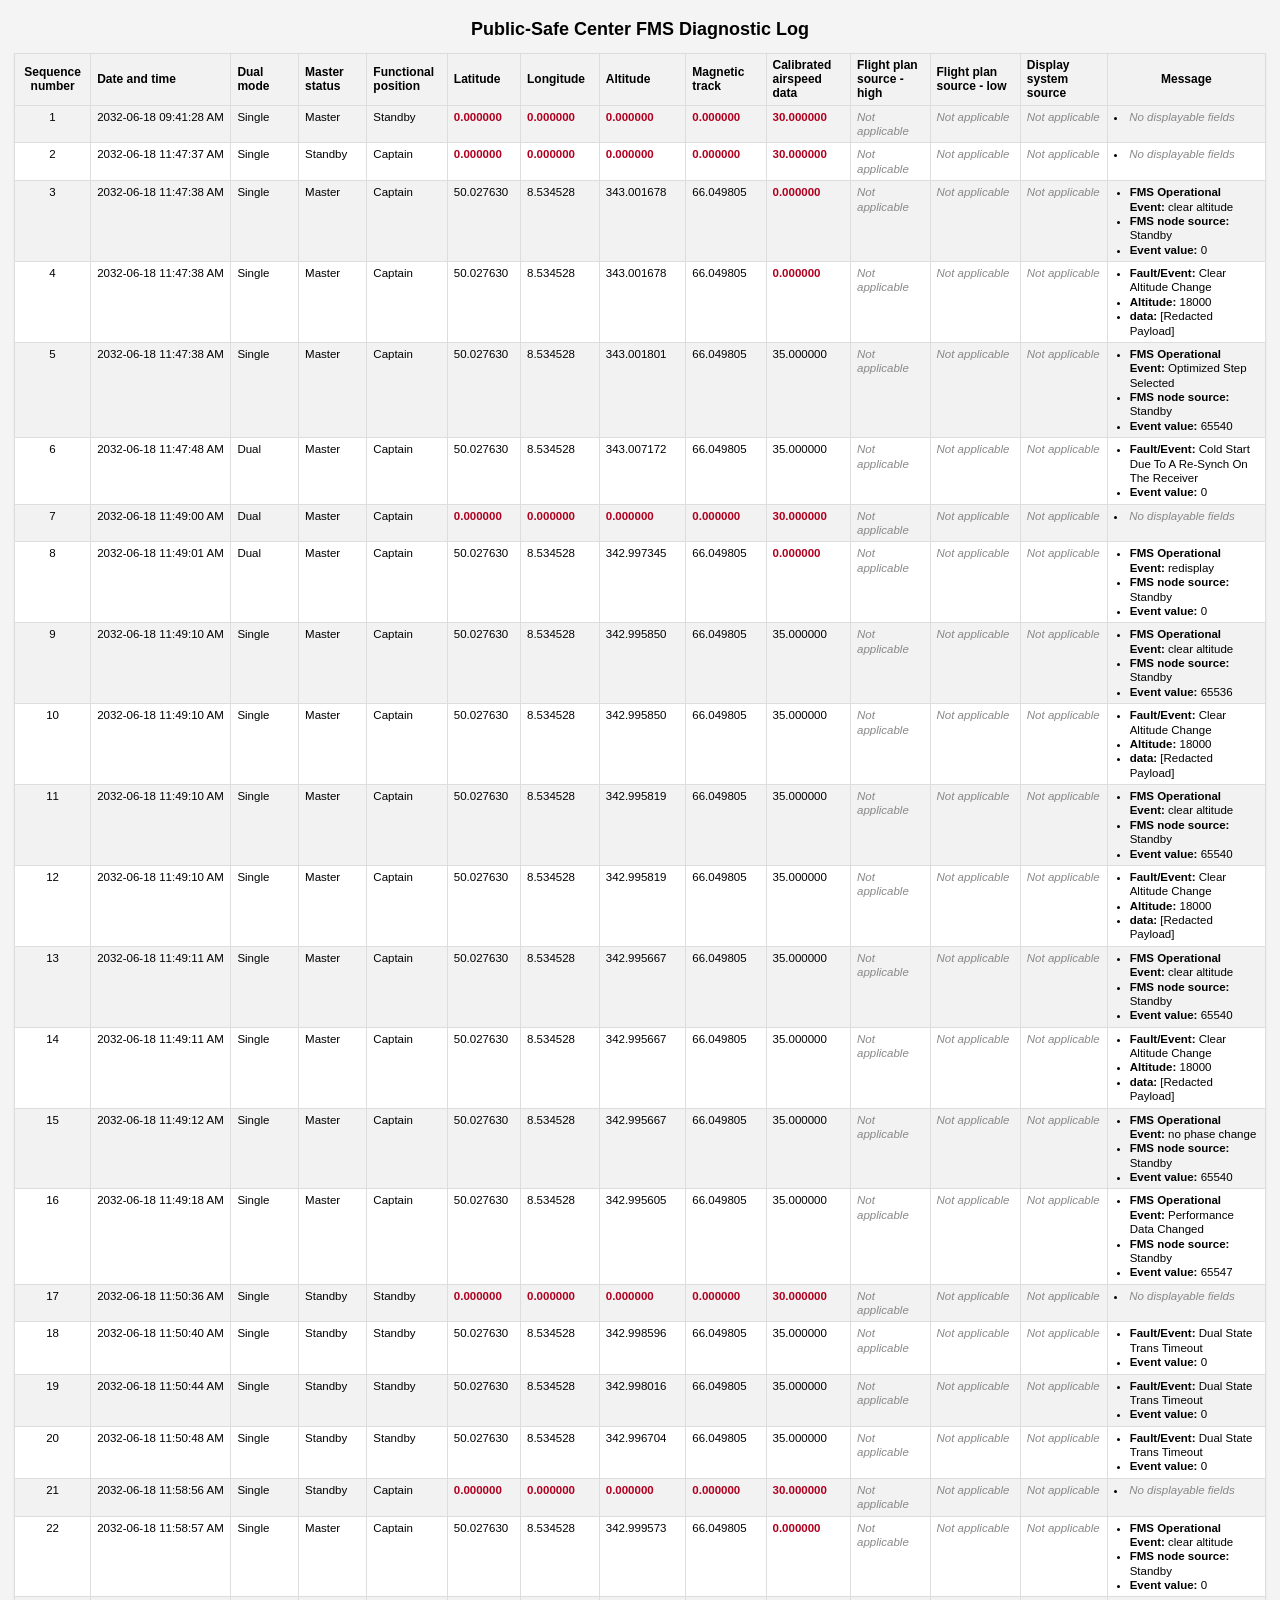
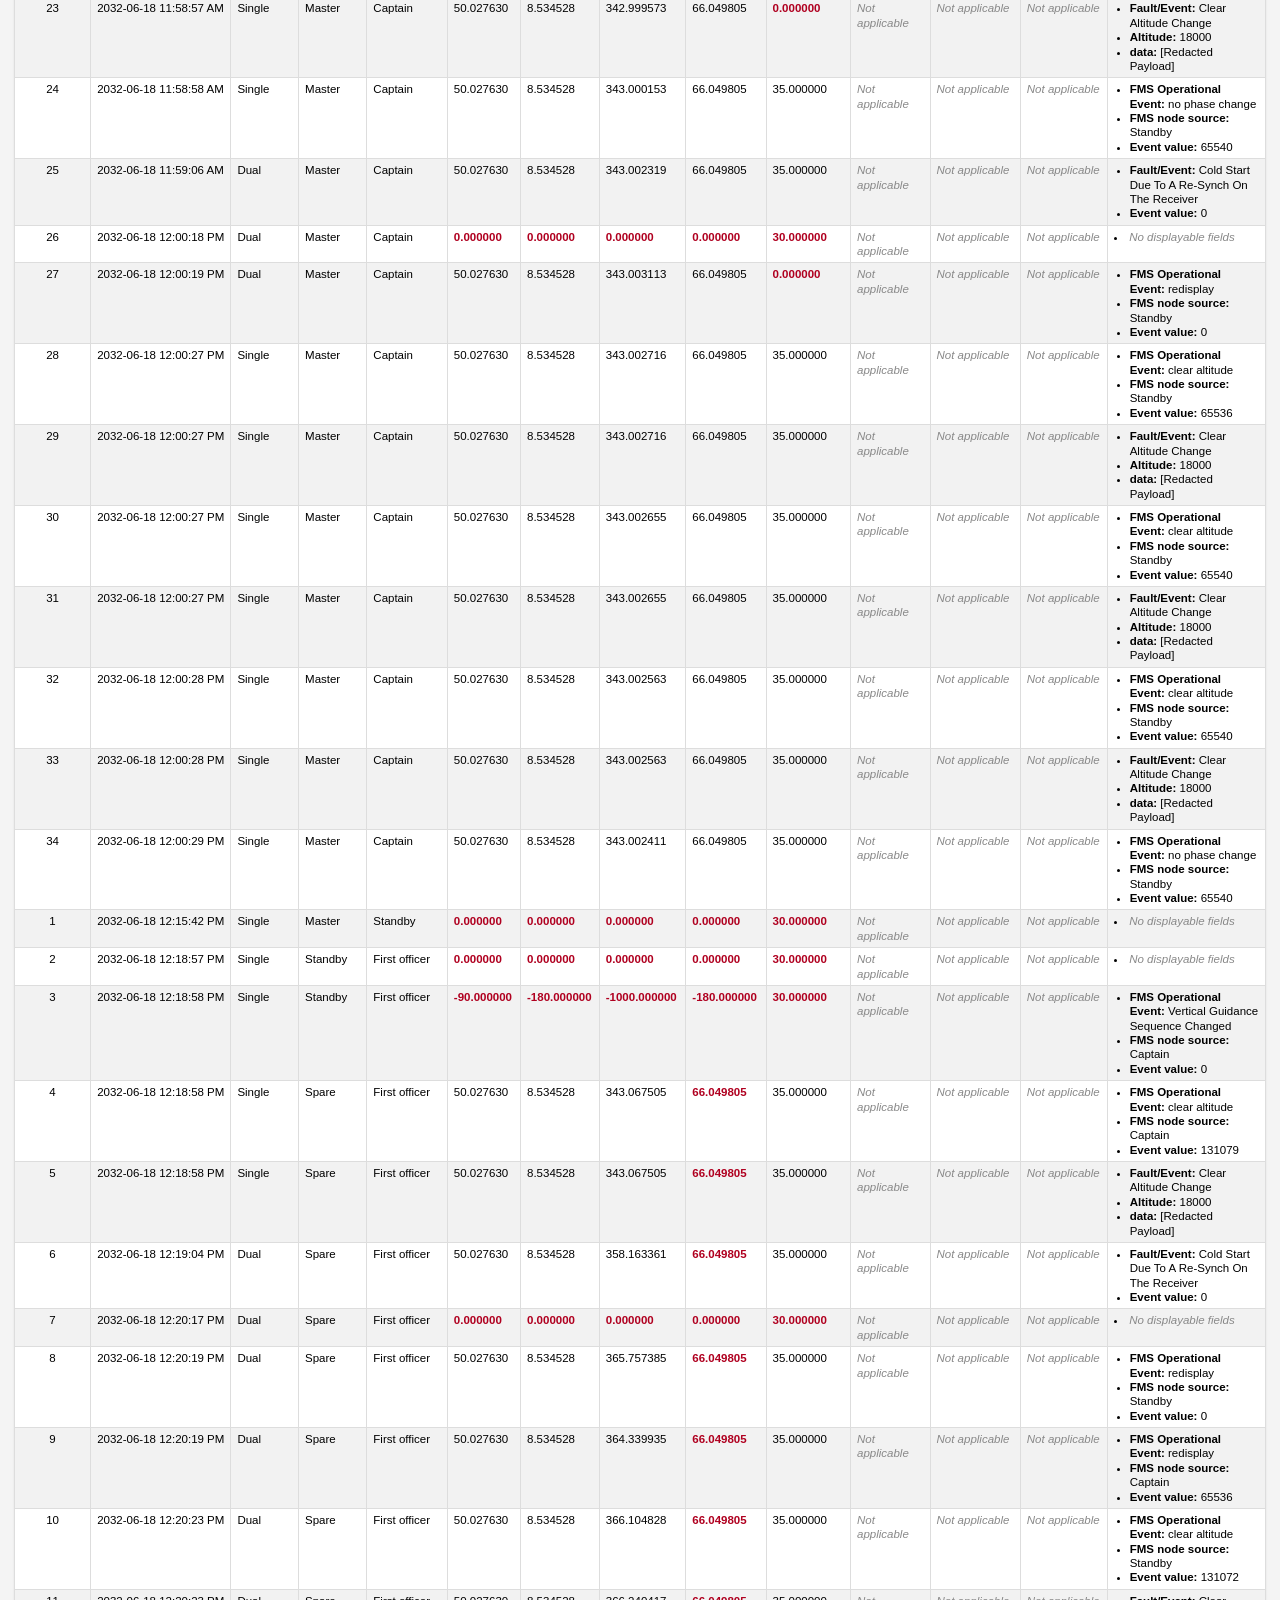
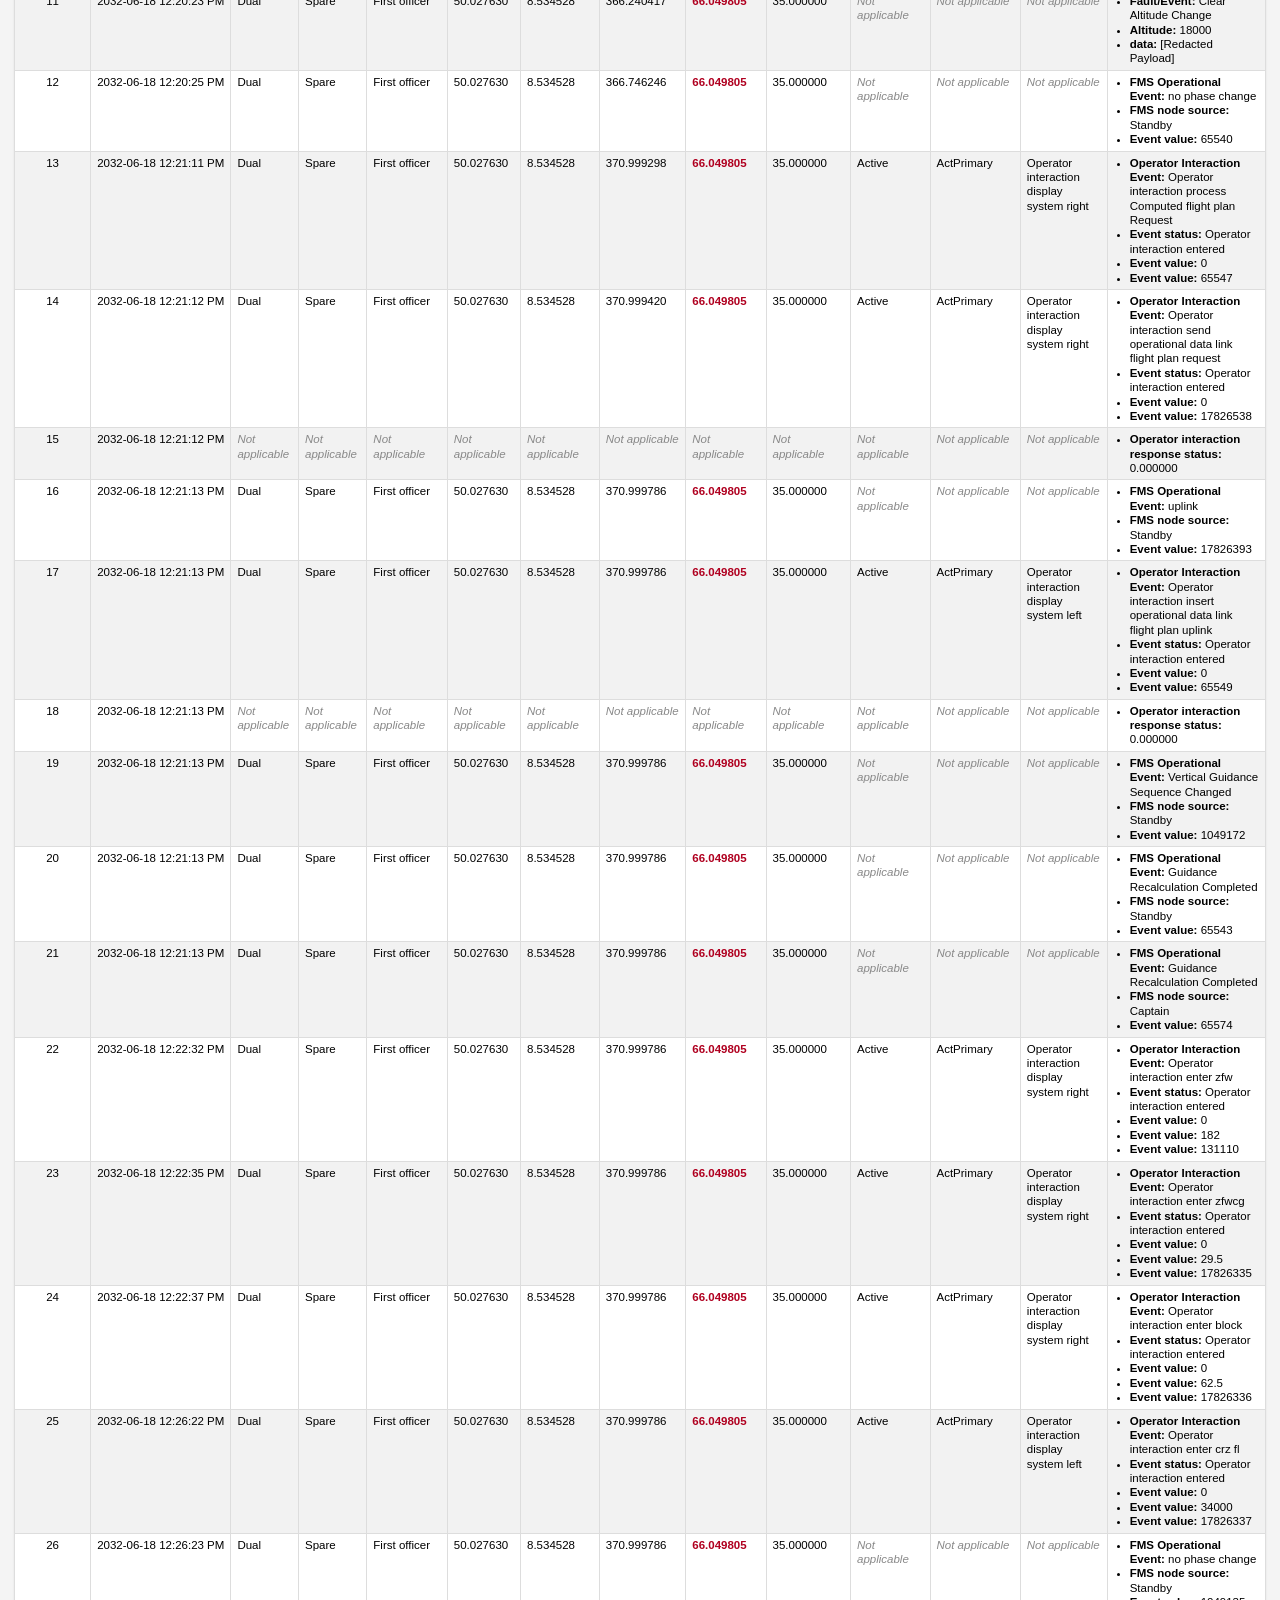
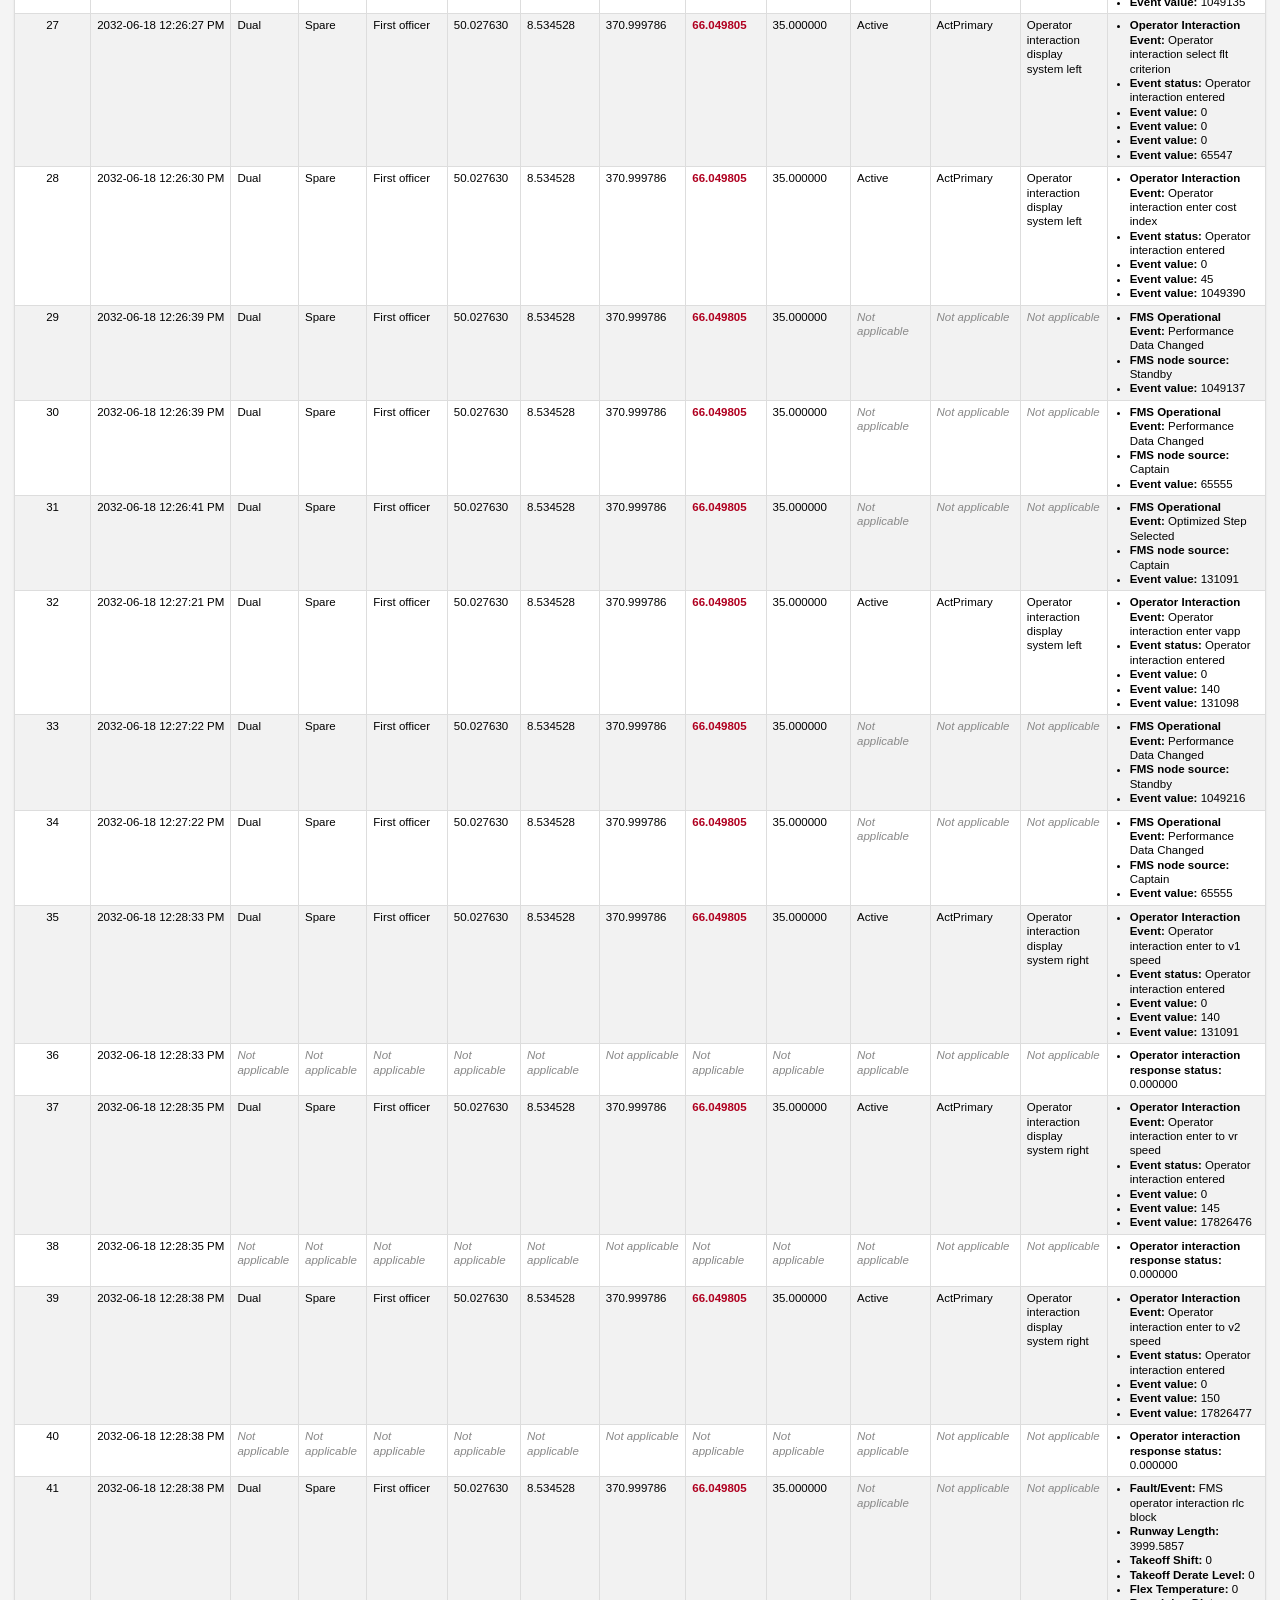
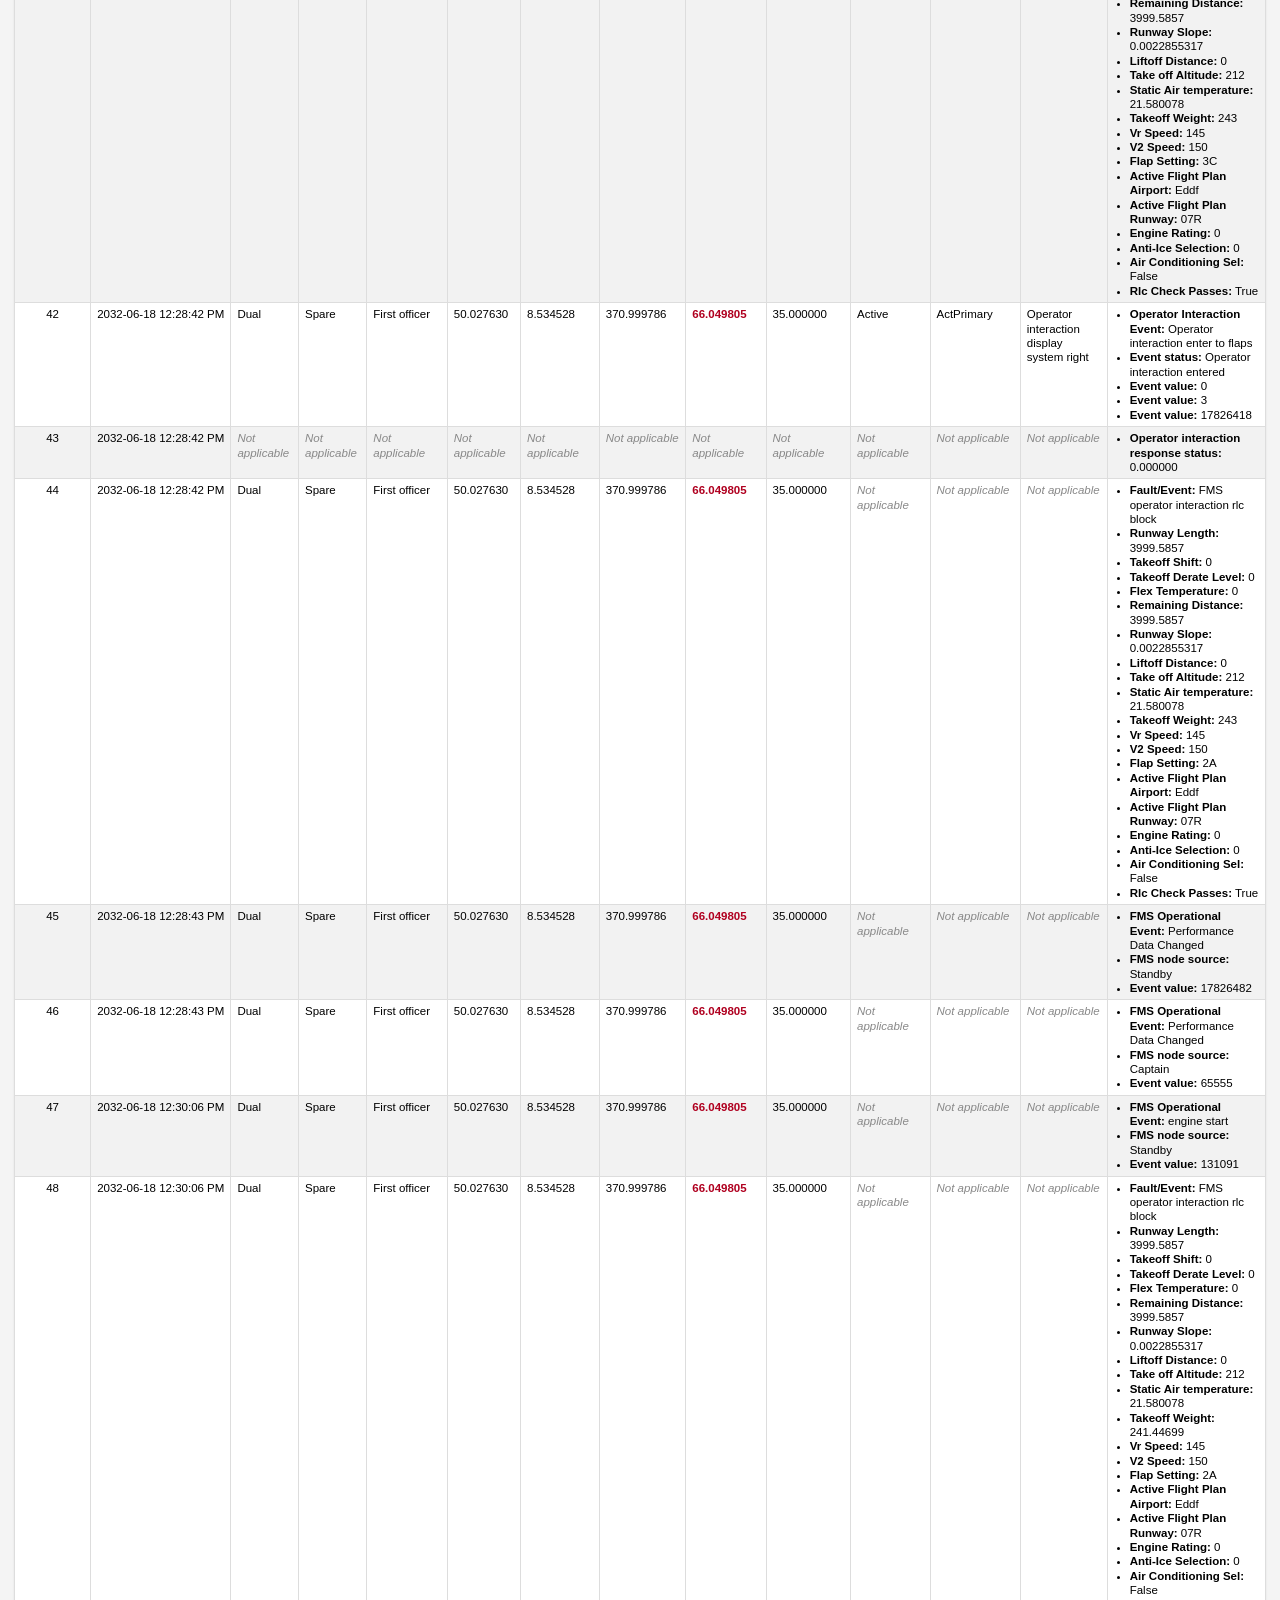
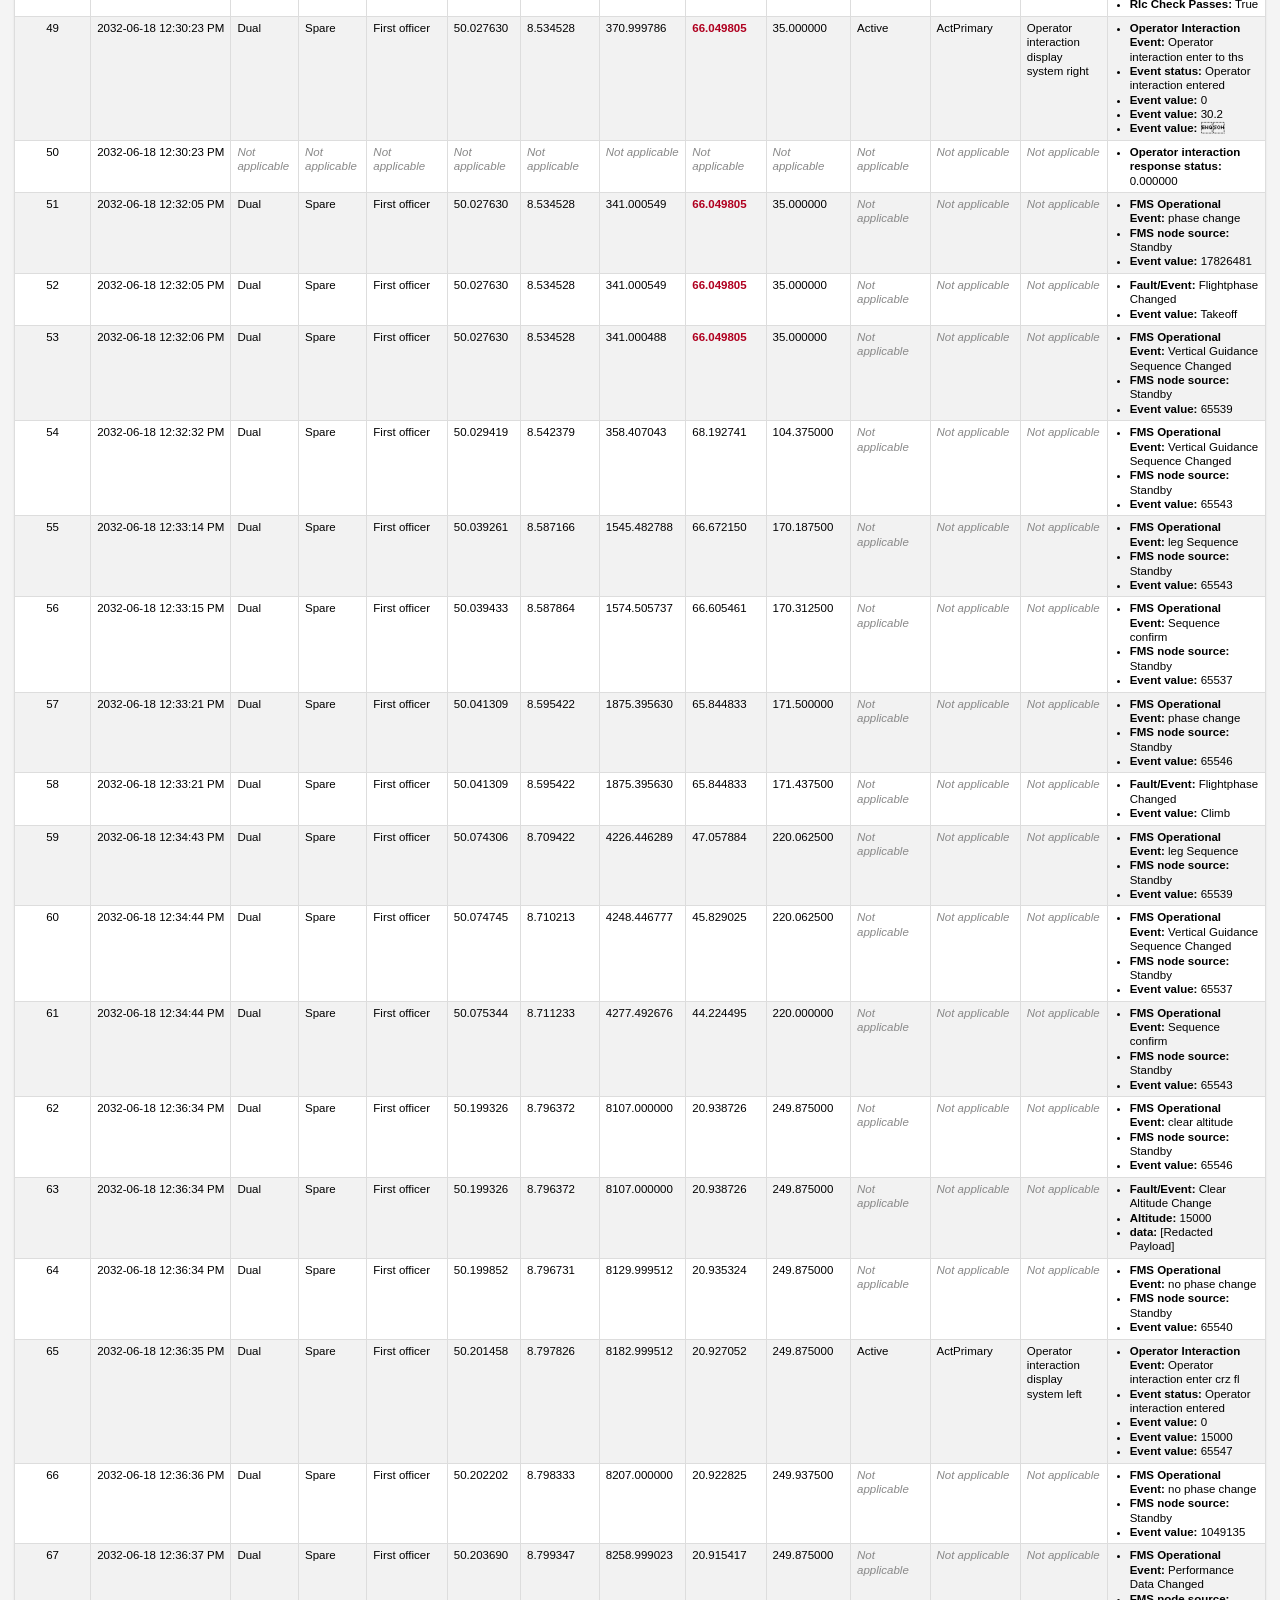
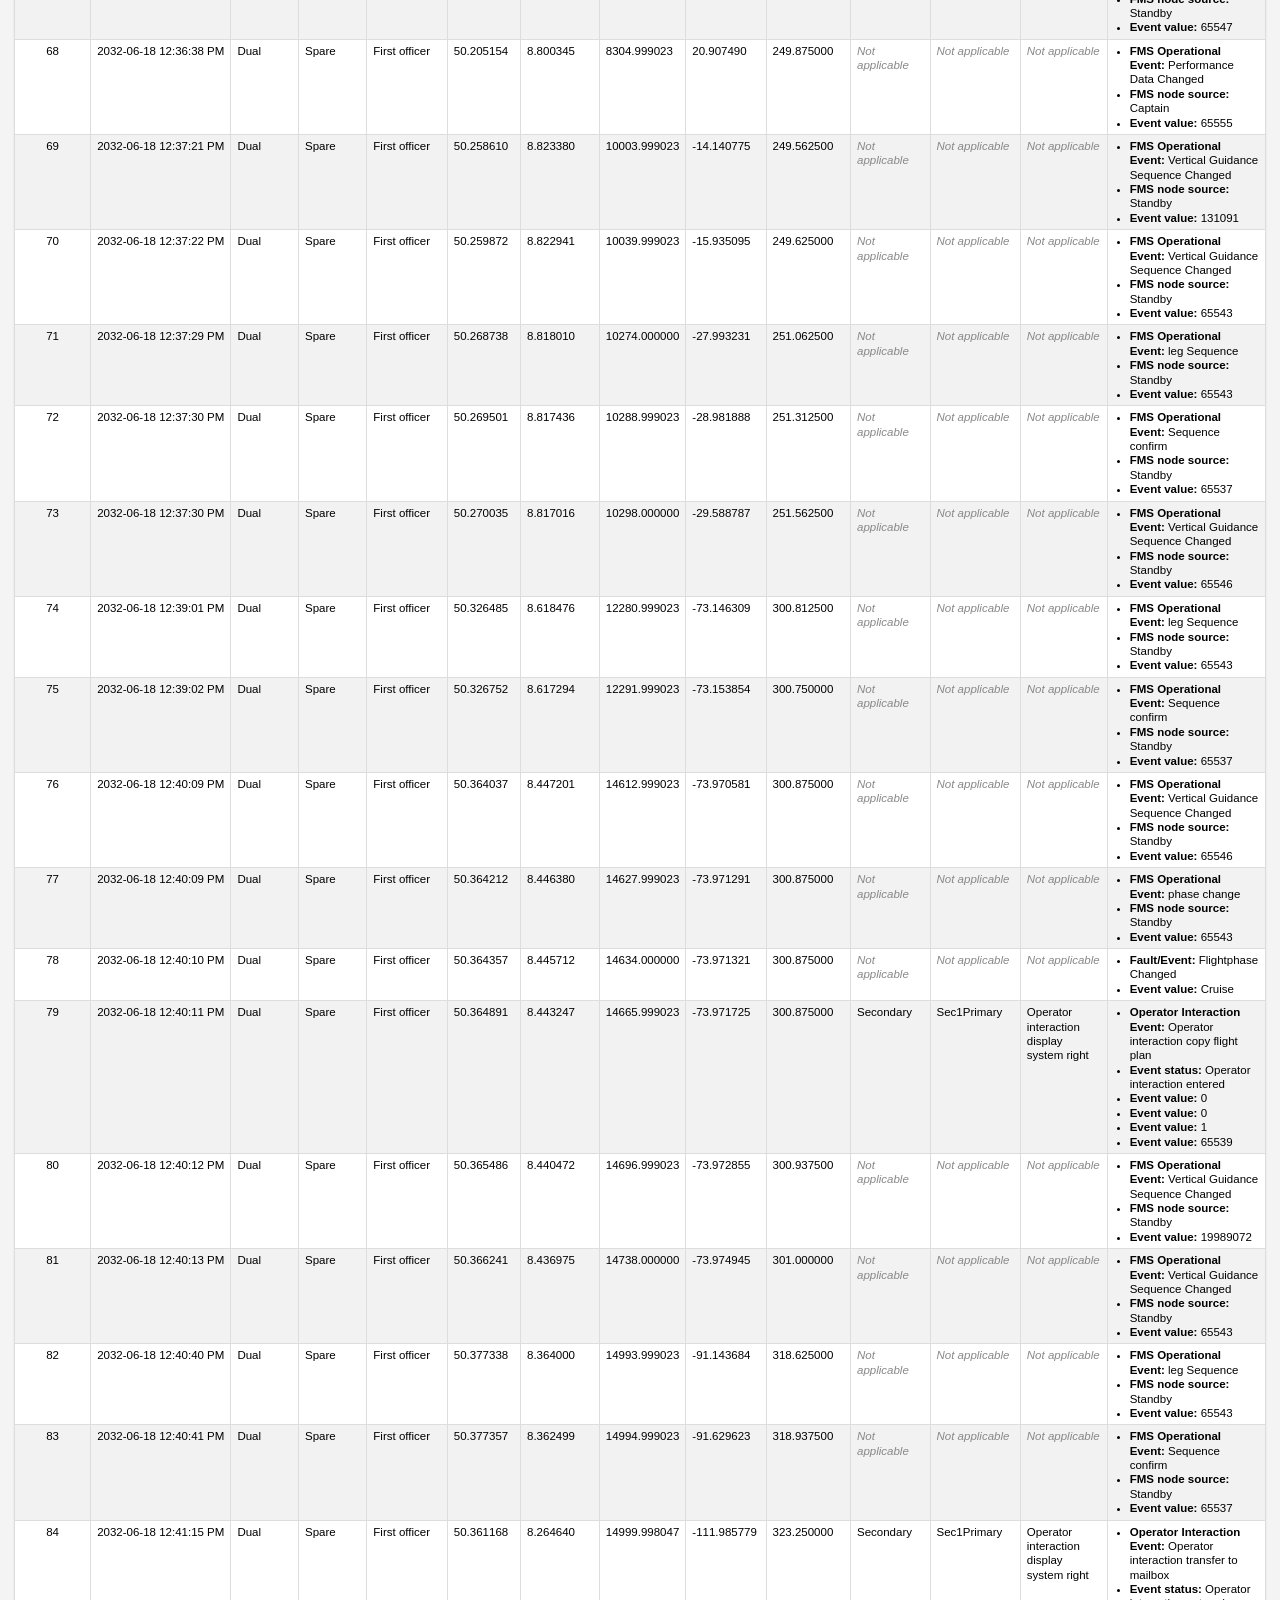
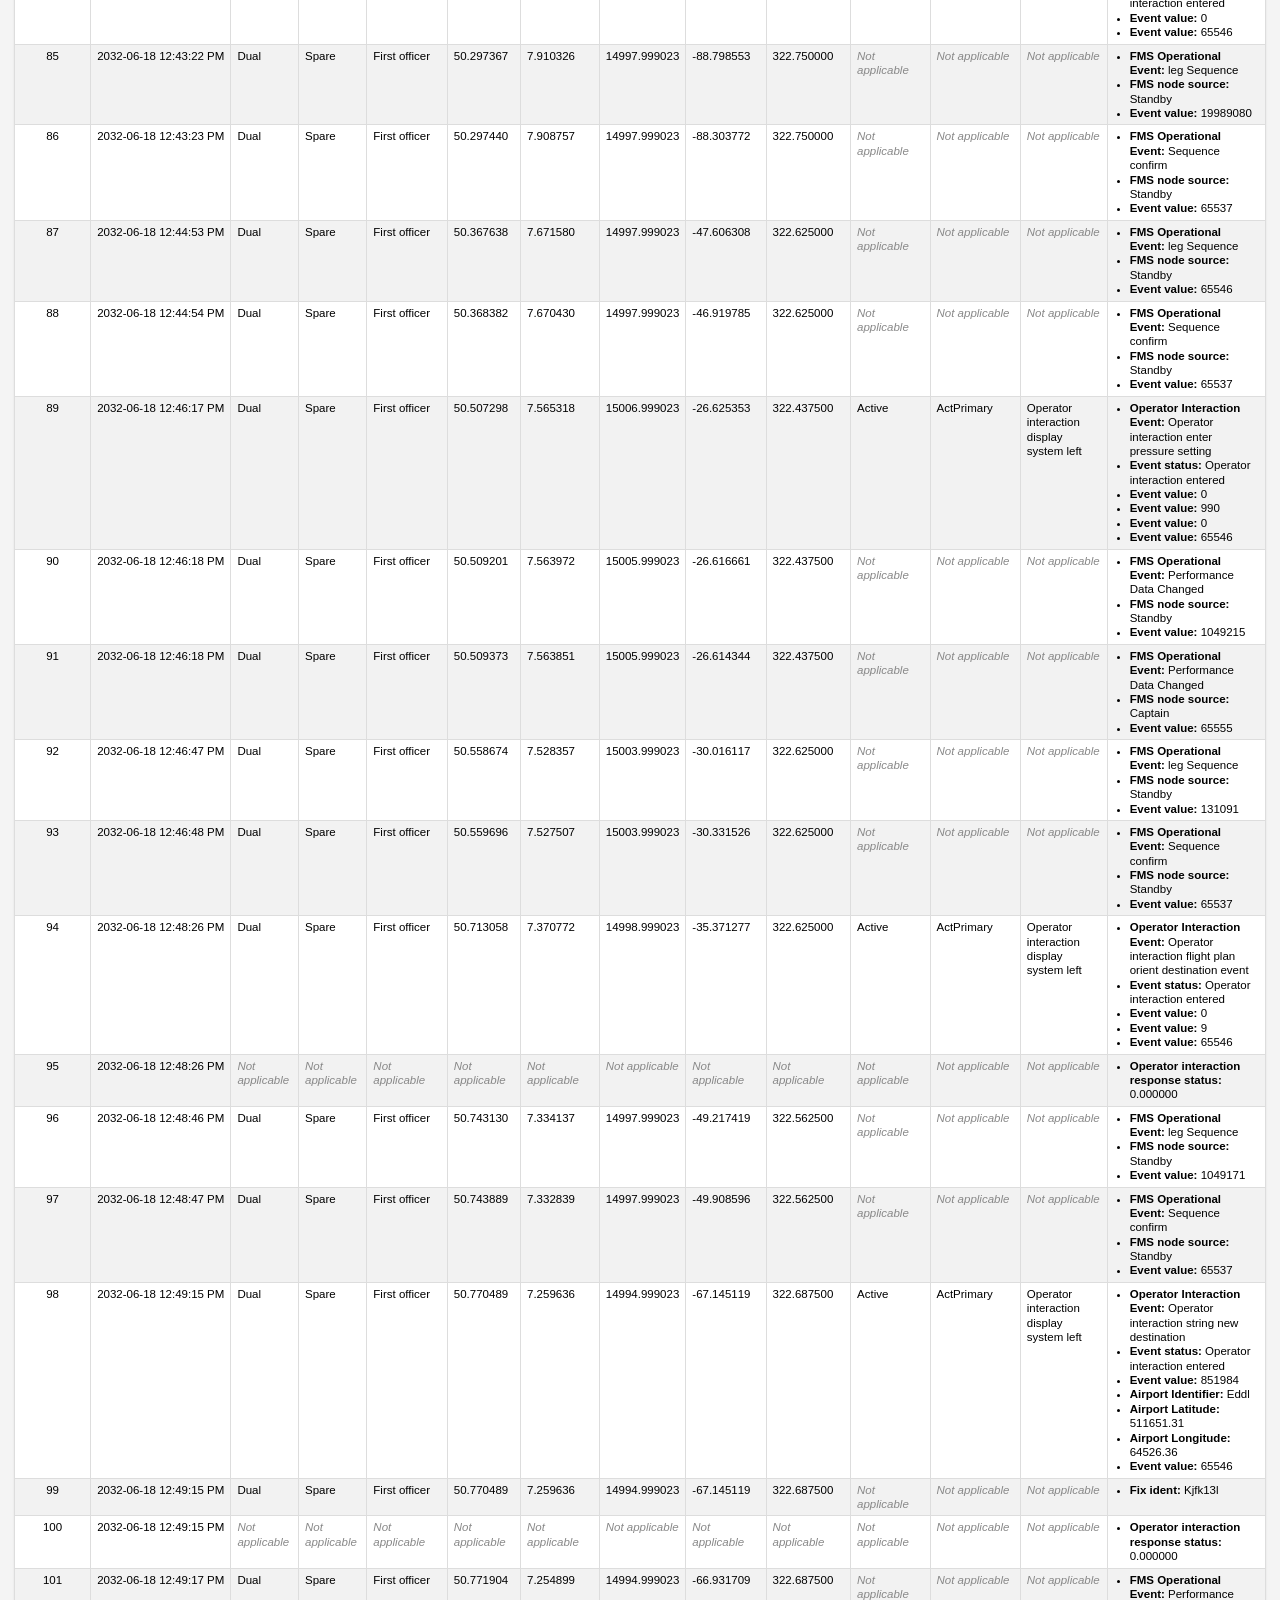
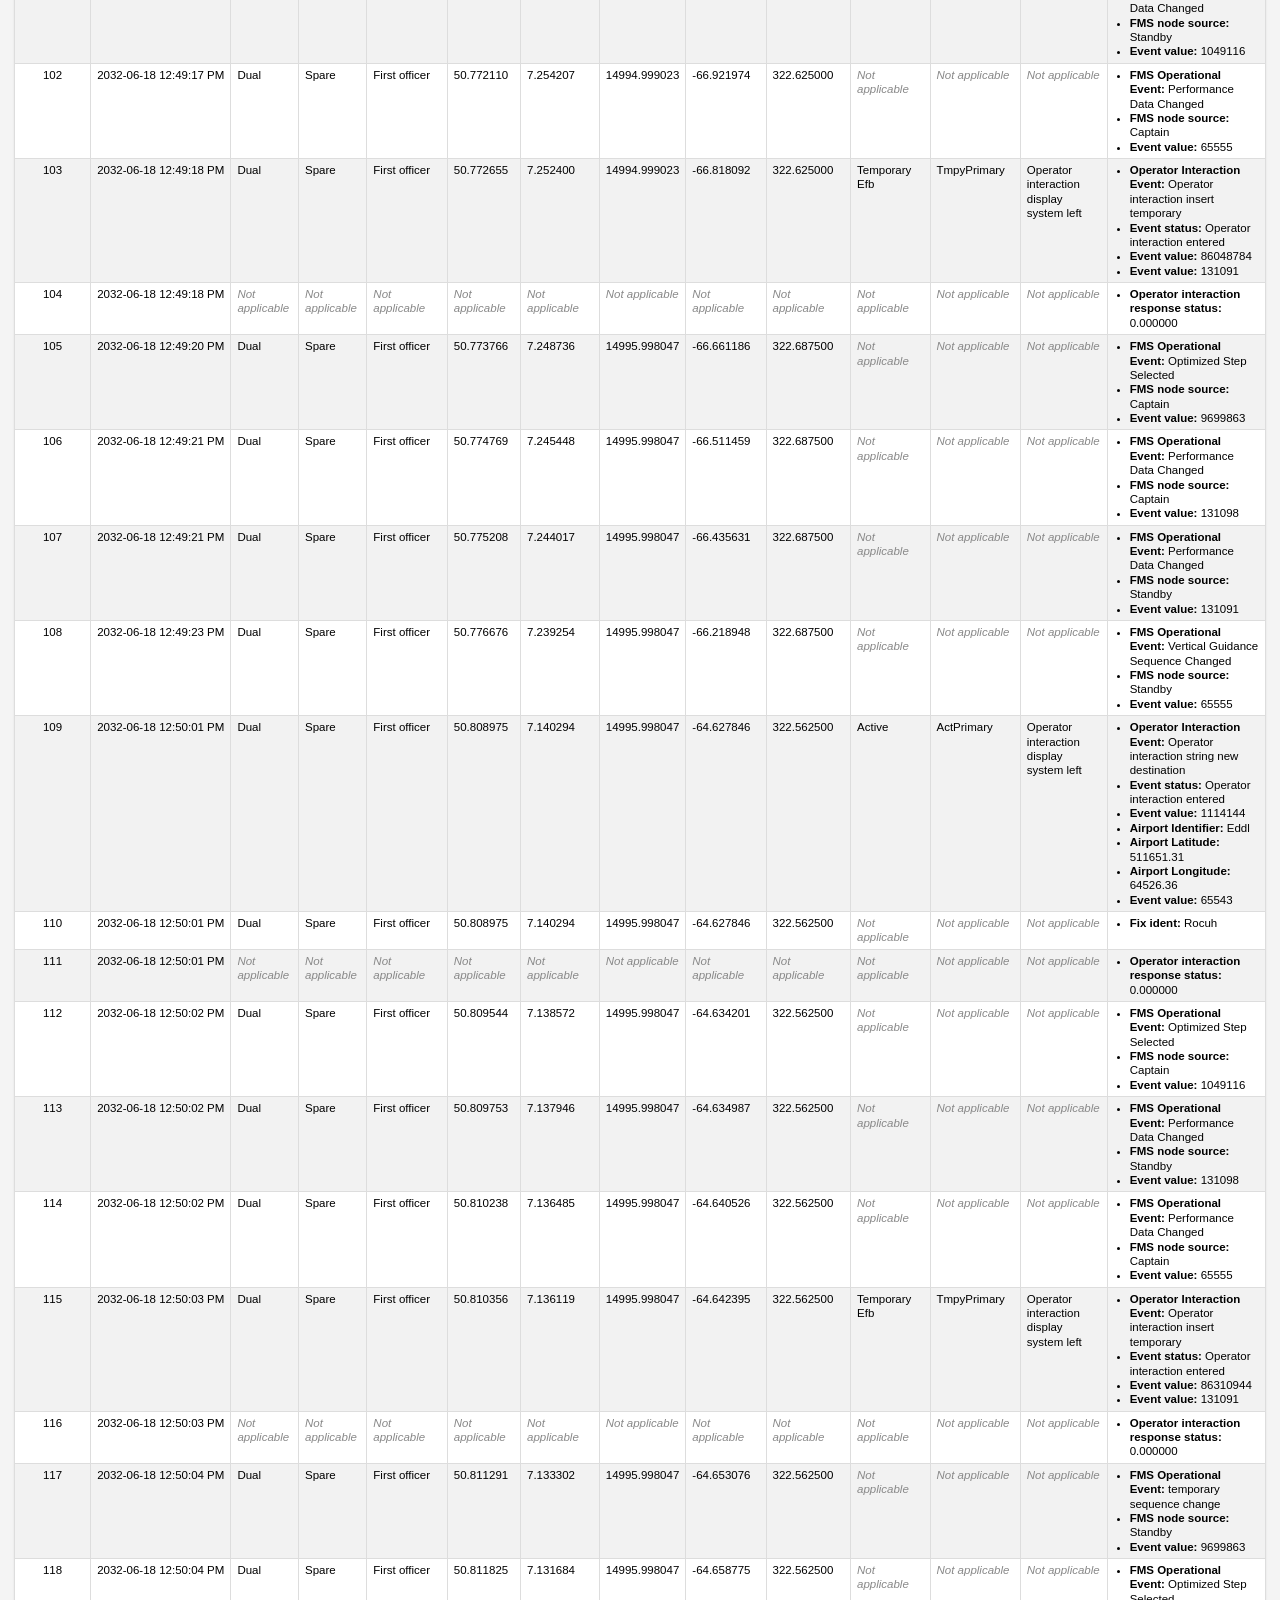
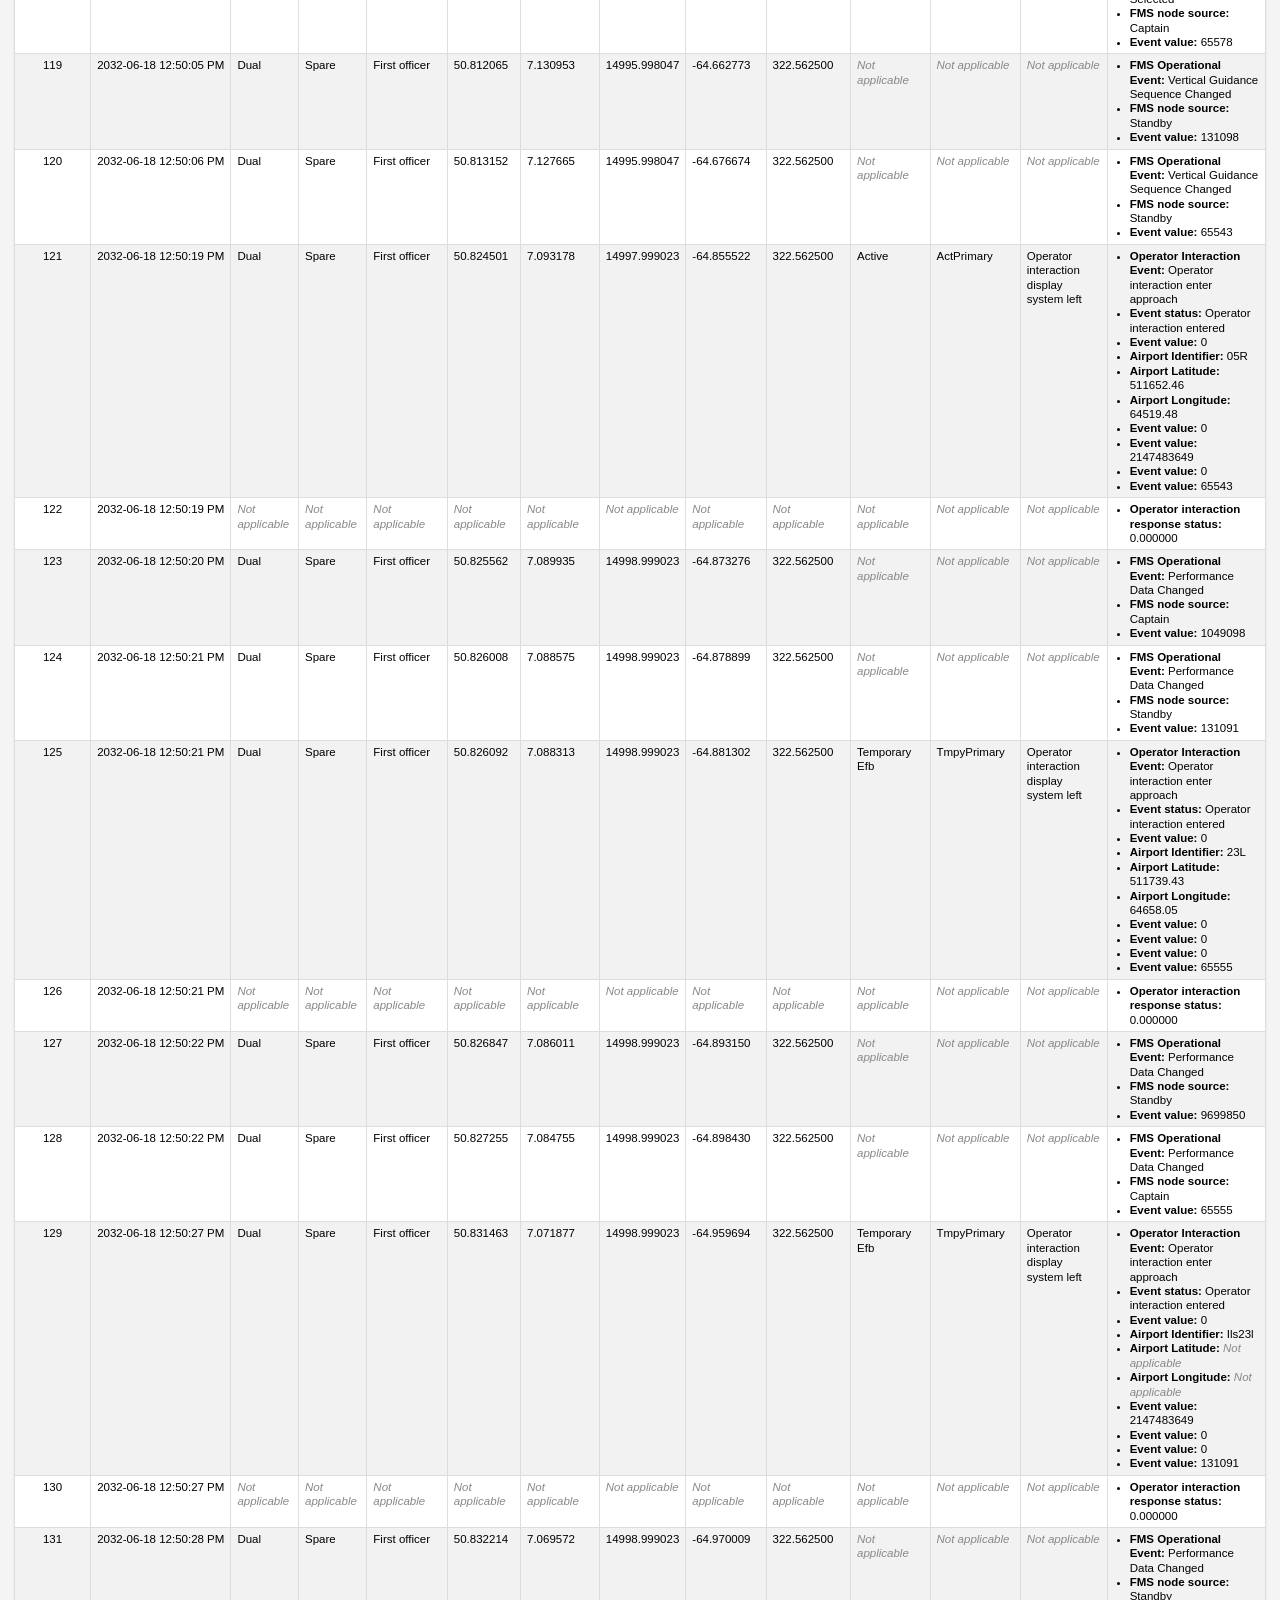
<file: NODE/NODE_B_FM_CI_BPQ_Log_6_Custom_Log_Decoded_Report.html>
<!DOCTYPE html>

<html lang="en">
<head>
<meta charset="utf-8"/>
<meta content="width=device-width, initial-scale=1.0" name="viewport"/>
<title>Public-Safe Center FMS Diagnostic Log</title>
<style>
        :root {
            --background-light: #f4f4f4;
            --background-dark: #333;
            --text-light: #000;
            --text-dark: #fff;
            --table-background-light: #fff;
            --table-background-dark: #444;
            --table-header-light: #f2f2f2;
            --table-header-dark: #666;
            --table-border-light: #ddd;
            --table-border-dark: #666;
            --hover-light: #e5e5e5;
            --hover-dark: #777;
            --alternate-row-light: #f2f2f2;
            --alternate-row-dark: #555;
            --muted-text-light: #888;
            --muted-text-dark: #bbb;
            --error-color-light: #b00020;
            --error-color-dark: #ff6b6b;
        }
        body {
            font-family: Arial, sans-serif;
            background-color: var(--background-light);
            color: var(--text-light);
            margin: 0;
            padding: 10px 14px;
            font-size: 12px;
            line-height: 1.25;
        }
        .log-table {
            width: 100%;
            border-collapse: collapse;
            background-color: var(--table-background-light);
            margin-bottom: 12px;
            box-shadow: 0 1px 2px rgba(0,0,0,0.08);
            table-layout: auto;
        }
        .log-table th, .log-table td {
            padding: 4px 6px;
            text-align: left;
            border: 1px solid var(--table-border-light);
            font-size: 11.5px;
        }
        .log-table th.center, .log-table td.center {
            text-align: center;
        }
        .log-table th.date-time, .log-table td.date-time {
            white-space: nowrap;
        }
        .log-table td.date-time {
            font-variant-numeric: tabular-nums;
        }
        .log-table th {
            background-color: var(--table-header-light);
            position: sticky;
            top: 0;
            z-index: 2;
            font-weight: 600;
            font-size: 12px;
            line-height: 1.2;
            vertical-align: middle;
        }
        .log-table td {
            vertical-align: top;
        }
        .log-table tr:nth-child(even) {
            background-color: var(--alternate-row-light);
        }
        .log-table tr:hover {
            background-color: var(--hover-light);
        }
        .na-data {
            color: var(--muted-text-light);
            font-style: italic;
        }
        .red-na-data {
            color: var(--error-color-light);
            font-style: italic;
        }
        .invalid-data {
            color: var(--error-color-light);
            font-weight: 600;
        }
        .page-heading {
            text-align: center;
            margin: 8px 0 12px 0;
            font-size: 18px;
            font-weight: 600;
        }
        .page-subheading {
            display: block;
            font-size: 14px;
            margin-top: 4px;
            color: var(--muted-text-light);
            font-weight: 400;
        }
        .data-words {
            font-family: 'Courier New', monospace;
            white-space: pre-wrap;
        }
        .msg {
            column-gap: 18px;
            column-fill: balance;
        }
        @media (min-width: 1400px) {
            .msg {
                column-width: 260px;
            }
        }
        .msg ul {
            margin: 0;
            padding-left: 16px;
        }
        .msg li {
            break-inside: avoid;
            -webkit-column-break-inside: avoid;
        }
        @media (prefers-color-scheme: dark) {
            body {
                background-color: var(--background-dark);
                color: var(--text-dark);
            }
            .log-table {
                background-color: var(--table-background-dark);
            }
            .log-table th, .log-table td {
                border: 1px solid var(--table-border-dark);
            }
            .log-table th {
                background-color: var(--table-header-dark);
            }
            .log-table tr:nth-child(even) {
                background-color: var(--alternate-row-dark);
            }
            .log-table tr:hover {
                background-color: var(--hover-dark);
            }
            .na-data {
                color: var(--muted-text-dark);
            }
            .red-na-data {
                color: var(--error-color-dark);
            }
            .invalid-data {
                color: var(--error-color-dark);
            }
            .page-subheading {
                color: var(--muted-text-dark);
            }
        }
    </style>
</head>
<body>
<h1 class="page-heading">Public-Safe Center FMS Diagnostic Log</h1>
<table class="log-table">
<tr>
<th class="center">Sequence number</th>
<th class="date-time">Date and time</th>
<th>Dual mode</th>
<th>Master status</th>
<th>Functional position</th>
<th>Latitude</th>
<th>Longitude</th>
<th>Altitude</th>
<th>Magnetic track</th>
<th>Calibrated airspeed data</th>
<th>Flight plan source - high</th>
<th>Flight plan source - low</th>
<th>Display system source</th>
<th class="center">Message</th>
</tr>
<tr>
<td class="center">1</td>
<td class="date-time">2032-06-18 09:41:28 AM</td>
<td>Single</td>
<td>Master</td>
<td>Standby</td>
<td><span class="invalid-data">0.000000</span></td>
<td><span class="invalid-data">0.000000</span></td>
<td><span class="invalid-data">0.000000</span></td>
<td><span class="invalid-data">0.000000</span></td>
<td><span class="invalid-data">30.000000</span></td>
<td><span class="na-data">Not applicable</span></td>
<td><span class="na-data">Not applicable</span></td>
<td><span class="na-data">Not applicable</span></td>
<td><li><span class="na-data">No displayable fields</span></li></td>
</tr>
<tr>
<td class="center">2</td>
<td class="date-time">2032-06-18 11:47:37 AM</td>
<td>Single</td>
<td>Standby</td>
<td>Captain</td>
<td><span class="invalid-data">0.000000</span></td>
<td><span class="invalid-data">0.000000</span></td>
<td><span class="invalid-data">0.000000</span></td>
<td><span class="invalid-data">0.000000</span></td>
<td><span class="invalid-data">30.000000</span></td>
<td><span class="na-data">Not applicable</span></td>
<td><span class="na-data">Not applicable</span></td>
<td><span class="na-data">Not applicable</span></td>
<td><li><span class="na-data">No displayable fields</span></li></td>
</tr>
<tr>
<td class="center">3</td>
<td class="date-time">2032-06-18 11:47:38 AM</td>
<td>Single</td>
<td>Master</td>
<td>Captain</td>
<td>50.027630</td>
<td>8.534528</td>
<td>343.001678</td>
<td>66.049805</td>
<td><span class="invalid-data">0.000000</span></td>
<td><span class="na-data">Not applicable</span></td>
<td><span class="na-data">Not applicable</span></td>
<td><span class="na-data">Not applicable</span></td>
<td>
<div class="msg"><ul>
<li><strong>FMS Operational Event:</strong> clear altitude</li>
<li><strong>FMS node source:</strong> Standby</li>
<li><strong>Event value:</strong> 0</li>
</ul></div>
</td>
</tr>
<tr>
<td class="center">4</td>
<td class="date-time">2032-06-18 11:47:38 AM</td>
<td>Single</td>
<td>Master</td>
<td>Captain</td>
<td>50.027630</td>
<td>8.534528</td>
<td>343.001678</td>
<td>66.049805</td>
<td><span class="invalid-data">0.000000</span></td>
<td><span class="na-data">Not applicable</span></td>
<td><span class="na-data">Not applicable</span></td>
<td><span class="na-data">Not applicable</span></td>
<td>
<div class="msg"><ul>
<li><strong>Fault/Event:</strong> Clear Altitude Change</li>
<li><strong>Altitude:</strong> 18000</li>
<li><strong>data:</strong> [Redacted Payload]</li>
</ul></div>
</td>
</tr>
<tr>
<td class="center">5</td>
<td class="date-time">2032-06-18 11:47:38 AM</td>
<td>Single</td>
<td>Master</td>
<td>Captain</td>
<td>50.027630</td>
<td>8.534528</td>
<td>343.001801</td>
<td>66.049805</td>
<td>35.000000</td>
<td><span class="na-data">Not applicable</span></td>
<td><span class="na-data">Not applicable</span></td>
<td><span class="na-data">Not applicable</span></td>
<td>
<div class="msg"><ul>
<li><strong>FMS Operational Event:</strong> Optimized Step Selected</li>
<li><strong>FMS node source:</strong> Standby</li>
<li><strong>Event value:</strong> 65540</li>
</ul></div>
</td>
</tr>
<tr>
<td class="center">6</td>
<td class="date-time">2032-06-18 11:47:48 AM</td>
<td>Dual</td>
<td>Master</td>
<td>Captain</td>
<td>50.027630</td>
<td>8.534528</td>
<td>343.007172</td>
<td>66.049805</td>
<td>35.000000</td>
<td><span class="na-data">Not applicable</span></td>
<td><span class="na-data">Not applicable</span></td>
<td><span class="na-data">Not applicable</span></td>
<td>
<div class="msg"><ul>
<li><strong>Fault/Event:</strong> Cold Start Due To A Re-Synch On The Receiver</li>
<li><strong>Event value:</strong> 0</li>
</ul></div>
</td>
</tr>
<tr>
<td class="center">7</td>
<td class="date-time">2032-06-18 11:49:00 AM</td>
<td>Dual</td>
<td>Master</td>
<td>Captain</td>
<td><span class="invalid-data">0.000000</span></td>
<td><span class="invalid-data">0.000000</span></td>
<td><span class="invalid-data">0.000000</span></td>
<td><span class="invalid-data">0.000000</span></td>
<td><span class="invalid-data">30.000000</span></td>
<td><span class="na-data">Not applicable</span></td>
<td><span class="na-data">Not applicable</span></td>
<td><span class="na-data">Not applicable</span></td>
<td><li><span class="na-data">No displayable fields</span></li></td>
</tr>
<tr>
<td class="center">8</td>
<td class="date-time">2032-06-18 11:49:01 AM</td>
<td>Dual</td>
<td>Master</td>
<td>Captain</td>
<td>50.027630</td>
<td>8.534528</td>
<td>342.997345</td>
<td>66.049805</td>
<td><span class="invalid-data">0.000000</span></td>
<td><span class="na-data">Not applicable</span></td>
<td><span class="na-data">Not applicable</span></td>
<td><span class="na-data">Not applicable</span></td>
<td>
<div class="msg"><ul>
<li><strong>FMS Operational Event:</strong> redisplay</li>
<li><strong>FMS node source:</strong> Standby</li>
<li><strong>Event value:</strong> 0</li>
</ul></div>
</td>
</tr>
<tr>
<td class="center">9</td>
<td class="date-time">2032-06-18 11:49:10 AM</td>
<td>Single</td>
<td>Master</td>
<td>Captain</td>
<td>50.027630</td>
<td>8.534528</td>
<td>342.995850</td>
<td>66.049805</td>
<td>35.000000</td>
<td><span class="na-data">Not applicable</span></td>
<td><span class="na-data">Not applicable</span></td>
<td><span class="na-data">Not applicable</span></td>
<td>
<div class="msg"><ul>
<li><strong>FMS Operational Event:</strong> clear altitude</li>
<li><strong>FMS node source:</strong> Standby</li>
<li><strong>Event value:</strong> 65536</li>
</ul></div>
</td>
</tr>
<tr>
<td class="center">10</td>
<td class="date-time">2032-06-18 11:49:10 AM</td>
<td>Single</td>
<td>Master</td>
<td>Captain</td>
<td>50.027630</td>
<td>8.534528</td>
<td>342.995850</td>
<td>66.049805</td>
<td>35.000000</td>
<td><span class="na-data">Not applicable</span></td>
<td><span class="na-data">Not applicable</span></td>
<td><span class="na-data">Not applicable</span></td>
<td>
<div class="msg"><ul>
<li><strong>Fault/Event:</strong> Clear Altitude Change</li>
<li><strong>Altitude:</strong> 18000</li>
<li><strong>data:</strong> [Redacted Payload]</li>
</ul></div>
</td>
</tr>
<tr>
<td class="center">11</td>
<td class="date-time">2032-06-18 11:49:10 AM</td>
<td>Single</td>
<td>Master</td>
<td>Captain</td>
<td>50.027630</td>
<td>8.534528</td>
<td>342.995819</td>
<td>66.049805</td>
<td>35.000000</td>
<td><span class="na-data">Not applicable</span></td>
<td><span class="na-data">Not applicable</span></td>
<td><span class="na-data">Not applicable</span></td>
<td>
<div class="msg"><ul>
<li><strong>FMS Operational Event:</strong> clear altitude</li>
<li><strong>FMS node source:</strong> Standby</li>
<li><strong>Event value:</strong> 65540</li>
</ul></div>
</td>
</tr>
<tr>
<td class="center">12</td>
<td class="date-time">2032-06-18 11:49:10 AM</td>
<td>Single</td>
<td>Master</td>
<td>Captain</td>
<td>50.027630</td>
<td>8.534528</td>
<td>342.995819</td>
<td>66.049805</td>
<td>35.000000</td>
<td><span class="na-data">Not applicable</span></td>
<td><span class="na-data">Not applicable</span></td>
<td><span class="na-data">Not applicable</span></td>
<td>
<div class="msg"><ul>
<li><strong>Fault/Event:</strong> Clear Altitude Change</li>
<li><strong>Altitude:</strong> 18000</li>
<li><strong>data:</strong> [Redacted Payload]</li>
</ul></div>
</td>
</tr>
<tr>
<td class="center">13</td>
<td class="date-time">2032-06-18 11:49:11 AM</td>
<td>Single</td>
<td>Master</td>
<td>Captain</td>
<td>50.027630</td>
<td>8.534528</td>
<td>342.995667</td>
<td>66.049805</td>
<td>35.000000</td>
<td><span class="na-data">Not applicable</span></td>
<td><span class="na-data">Not applicable</span></td>
<td><span class="na-data">Not applicable</span></td>
<td>
<div class="msg"><ul>
<li><strong>FMS Operational Event:</strong> clear altitude</li>
<li><strong>FMS node source:</strong> Standby</li>
<li><strong>Event value:</strong> 65540</li>
</ul></div>
</td>
</tr>
<tr>
<td class="center">14</td>
<td class="date-time">2032-06-18 11:49:11 AM</td>
<td>Single</td>
<td>Master</td>
<td>Captain</td>
<td>50.027630</td>
<td>8.534528</td>
<td>342.995667</td>
<td>66.049805</td>
<td>35.000000</td>
<td><span class="na-data">Not applicable</span></td>
<td><span class="na-data">Not applicable</span></td>
<td><span class="na-data">Not applicable</span></td>
<td>
<div class="msg"><ul>
<li><strong>Fault/Event:</strong> Clear Altitude Change</li>
<li><strong>Altitude:</strong> 18000</li>
<li><strong>data:</strong> [Redacted Payload]</li>
</ul></div>
</td>
</tr>
<tr>
<td class="center">15</td>
<td class="date-time">2032-06-18 11:49:12 AM</td>
<td>Single</td>
<td>Master</td>
<td>Captain</td>
<td>50.027630</td>
<td>8.534528</td>
<td>342.995667</td>
<td>66.049805</td>
<td>35.000000</td>
<td><span class="na-data">Not applicable</span></td>
<td><span class="na-data">Not applicable</span></td>
<td><span class="na-data">Not applicable</span></td>
<td>
<div class="msg"><ul>
<li><strong>FMS Operational Event:</strong> no phase change</li>
<li><strong>FMS node source:</strong> Standby</li>
<li><strong>Event value:</strong> 65540</li>
</ul></div>
</td>
</tr>
<tr>
<td class="center">16</td>
<td class="date-time">2032-06-18 11:49:18 AM</td>
<td>Single</td>
<td>Master</td>
<td>Captain</td>
<td>50.027630</td>
<td>8.534528</td>
<td>342.995605</td>
<td>66.049805</td>
<td>35.000000</td>
<td><span class="na-data">Not applicable</span></td>
<td><span class="na-data">Not applicable</span></td>
<td><span class="na-data">Not applicable</span></td>
<td>
<div class="msg"><ul>
<li><strong>FMS Operational Event:</strong> Performance Data Changed</li>
<li><strong>FMS node source:</strong> Standby</li>
<li><strong>Event value:</strong> 65547</li>
</ul></div>
</td>
</tr>
<tr>
<td class="center">17</td>
<td class="date-time">2032-06-18 11:50:36 AM</td>
<td>Single</td>
<td>Standby</td>
<td>Standby</td>
<td><span class="invalid-data">0.000000</span></td>
<td><span class="invalid-data">0.000000</span></td>
<td><span class="invalid-data">0.000000</span></td>
<td><span class="invalid-data">0.000000</span></td>
<td><span class="invalid-data">30.000000</span></td>
<td><span class="na-data">Not applicable</span></td>
<td><span class="na-data">Not applicable</span></td>
<td><span class="na-data">Not applicable</span></td>
<td><li><span class="na-data">No displayable fields</span></li></td>
</tr>
<tr>
<td class="center">18</td>
<td class="date-time">2032-06-18 11:50:40 AM</td>
<td>Single</td>
<td>Standby</td>
<td>Standby</td>
<td>50.027630</td>
<td>8.534528</td>
<td>342.998596</td>
<td>66.049805</td>
<td>35.000000</td>
<td><span class="na-data">Not applicable</span></td>
<td><span class="na-data">Not applicable</span></td>
<td><span class="na-data">Not applicable</span></td>
<td>
<div class="msg"><ul>
<li><strong>Fault/Event:</strong> Dual State Trans Timeout</li>
<li><strong>Event value:</strong> 0</li>
</ul></div>
</td>
</tr>
<tr>
<td class="center">19</td>
<td class="date-time">2032-06-18 11:50:44 AM</td>
<td>Single</td>
<td>Standby</td>
<td>Standby</td>
<td>50.027630</td>
<td>8.534528</td>
<td>342.998016</td>
<td>66.049805</td>
<td>35.000000</td>
<td><span class="na-data">Not applicable</span></td>
<td><span class="na-data">Not applicable</span></td>
<td><span class="na-data">Not applicable</span></td>
<td>
<div class="msg"><ul>
<li><strong>Fault/Event:</strong> Dual State Trans Timeout</li>
<li><strong>Event value:</strong> 0</li>
</ul></div>
</td>
</tr>
<tr>
<td class="center">20</td>
<td class="date-time">2032-06-18 11:50:48 AM</td>
<td>Single</td>
<td>Standby</td>
<td>Standby</td>
<td>50.027630</td>
<td>8.534528</td>
<td>342.996704</td>
<td>66.049805</td>
<td>35.000000</td>
<td><span class="na-data">Not applicable</span></td>
<td><span class="na-data">Not applicable</span></td>
<td><span class="na-data">Not applicable</span></td>
<td>
<div class="msg"><ul>
<li><strong>Fault/Event:</strong> Dual State Trans Timeout</li>
<li><strong>Event value:</strong> 0</li>
</ul></div>
</td>
</tr>
<tr>
<td class="center">21</td>
<td class="date-time">2032-06-18 11:58:56 AM</td>
<td>Single</td>
<td>Standby</td>
<td>Captain</td>
<td><span class="invalid-data">0.000000</span></td>
<td><span class="invalid-data">0.000000</span></td>
<td><span class="invalid-data">0.000000</span></td>
<td><span class="invalid-data">0.000000</span></td>
<td><span class="invalid-data">30.000000</span></td>
<td><span class="na-data">Not applicable</span></td>
<td><span class="na-data">Not applicable</span></td>
<td><span class="na-data">Not applicable</span></td>
<td><li><span class="na-data">No displayable fields</span></li></td>
</tr>
<tr>
<td class="center">22</td>
<td class="date-time">2032-06-18 11:58:57 AM</td>
<td>Single</td>
<td>Master</td>
<td>Captain</td>
<td>50.027630</td>
<td>8.534528</td>
<td>342.999573</td>
<td>66.049805</td>
<td><span class="invalid-data">0.000000</span></td>
<td><span class="na-data">Not applicable</span></td>
<td><span class="na-data">Not applicable</span></td>
<td><span class="na-data">Not applicable</span></td>
<td>
<div class="msg"><ul>
<li><strong>FMS Operational Event:</strong> clear altitude</li>
<li><strong>FMS node source:</strong> Standby</li>
<li><strong>Event value:</strong> 0</li>
</ul></div>
</td>
</tr>
<tr>
<td class="center">23</td>
<td class="date-time">2032-06-18 11:58:57 AM</td>
<td>Single</td>
<td>Master</td>
<td>Captain</td>
<td>50.027630</td>
<td>8.534528</td>
<td>342.999573</td>
<td>66.049805</td>
<td><span class="invalid-data">0.000000</span></td>
<td><span class="na-data">Not applicable</span></td>
<td><span class="na-data">Not applicable</span></td>
<td><span class="na-data">Not applicable</span></td>
<td>
<div class="msg"><ul>
<li><strong>Fault/Event:</strong> Clear Altitude Change</li>
<li><strong>Altitude:</strong> 18000</li>
<li><strong>data:</strong> [Redacted Payload]</li>
</ul></div>
</td>
</tr>
<tr>
<td class="center">24</td>
<td class="date-time">2032-06-18 11:58:58 AM</td>
<td>Single</td>
<td>Master</td>
<td>Captain</td>
<td>50.027630</td>
<td>8.534528</td>
<td>343.000153</td>
<td>66.049805</td>
<td>35.000000</td>
<td><span class="na-data">Not applicable</span></td>
<td><span class="na-data">Not applicable</span></td>
<td><span class="na-data">Not applicable</span></td>
<td>
<div class="msg"><ul>
<li><strong>FMS Operational Event:</strong> no phase change</li>
<li><strong>FMS node source:</strong> Standby</li>
<li><strong>Event value:</strong> 65540</li>
</ul></div>
</td>
</tr>
<tr>
<td class="center">25</td>
<td class="date-time">2032-06-18 11:59:06 AM</td>
<td>Dual</td>
<td>Master</td>
<td>Captain</td>
<td>50.027630</td>
<td>8.534528</td>
<td>343.002319</td>
<td>66.049805</td>
<td>35.000000</td>
<td><span class="na-data">Not applicable</span></td>
<td><span class="na-data">Not applicable</span></td>
<td><span class="na-data">Not applicable</span></td>
<td>
<div class="msg"><ul>
<li><strong>Fault/Event:</strong> Cold Start Due To A Re-Synch On The Receiver</li>
<li><strong>Event value:</strong> 0</li>
</ul></div>
</td>
</tr>
<tr>
<td class="center">26</td>
<td class="date-time">2032-06-18 12:00:18 PM</td>
<td>Dual</td>
<td>Master</td>
<td>Captain</td>
<td><span class="invalid-data">0.000000</span></td>
<td><span class="invalid-data">0.000000</span></td>
<td><span class="invalid-data">0.000000</span></td>
<td><span class="invalid-data">0.000000</span></td>
<td><span class="invalid-data">30.000000</span></td>
<td><span class="na-data">Not applicable</span></td>
<td><span class="na-data">Not applicable</span></td>
<td><span class="na-data">Not applicable</span></td>
<td><li><span class="na-data">No displayable fields</span></li></td>
</tr>
<tr>
<td class="center">27</td>
<td class="date-time">2032-06-18 12:00:19 PM</td>
<td>Dual</td>
<td>Master</td>
<td>Captain</td>
<td>50.027630</td>
<td>8.534528</td>
<td>343.003113</td>
<td>66.049805</td>
<td><span class="invalid-data">0.000000</span></td>
<td><span class="na-data">Not applicable</span></td>
<td><span class="na-data">Not applicable</span></td>
<td><span class="na-data">Not applicable</span></td>
<td>
<div class="msg"><ul>
<li><strong>FMS Operational Event:</strong> redisplay</li>
<li><strong>FMS node source:</strong> Standby</li>
<li><strong>Event value:</strong> 0</li>
</ul></div>
</td>
</tr>
<tr>
<td class="center">28</td>
<td class="date-time">2032-06-18 12:00:27 PM</td>
<td>Single</td>
<td>Master</td>
<td>Captain</td>
<td>50.027630</td>
<td>8.534528</td>
<td>343.002716</td>
<td>66.049805</td>
<td>35.000000</td>
<td><span class="na-data">Not applicable</span></td>
<td><span class="na-data">Not applicable</span></td>
<td><span class="na-data">Not applicable</span></td>
<td>
<div class="msg"><ul>
<li><strong>FMS Operational Event:</strong> clear altitude</li>
<li><strong>FMS node source:</strong> Standby</li>
<li><strong>Event value:</strong> 65536</li>
</ul></div>
</td>
</tr>
<tr>
<td class="center">29</td>
<td class="date-time">2032-06-18 12:00:27 PM</td>
<td>Single</td>
<td>Master</td>
<td>Captain</td>
<td>50.027630</td>
<td>8.534528</td>
<td>343.002716</td>
<td>66.049805</td>
<td>35.000000</td>
<td><span class="na-data">Not applicable</span></td>
<td><span class="na-data">Not applicable</span></td>
<td><span class="na-data">Not applicable</span></td>
<td>
<div class="msg"><ul>
<li><strong>Fault/Event:</strong> Clear Altitude Change</li>
<li><strong>Altitude:</strong> 18000</li>
<li><strong>data:</strong> [Redacted Payload]</li>
</ul></div>
</td>
</tr>
<tr>
<td class="center">30</td>
<td class="date-time">2032-06-18 12:00:27 PM</td>
<td>Single</td>
<td>Master</td>
<td>Captain</td>
<td>50.027630</td>
<td>8.534528</td>
<td>343.002655</td>
<td>66.049805</td>
<td>35.000000</td>
<td><span class="na-data">Not applicable</span></td>
<td><span class="na-data">Not applicable</span></td>
<td><span class="na-data">Not applicable</span></td>
<td>
<div class="msg"><ul>
<li><strong>FMS Operational Event:</strong> clear altitude</li>
<li><strong>FMS node source:</strong> Standby</li>
<li><strong>Event value:</strong> 65540</li>
</ul></div>
</td>
</tr>
<tr>
<td class="center">31</td>
<td class="date-time">2032-06-18 12:00:27 PM</td>
<td>Single</td>
<td>Master</td>
<td>Captain</td>
<td>50.027630</td>
<td>8.534528</td>
<td>343.002655</td>
<td>66.049805</td>
<td>35.000000</td>
<td><span class="na-data">Not applicable</span></td>
<td><span class="na-data">Not applicable</span></td>
<td><span class="na-data">Not applicable</span></td>
<td>
<div class="msg"><ul>
<li><strong>Fault/Event:</strong> Clear Altitude Change</li>
<li><strong>Altitude:</strong> 18000</li>
<li><strong>data:</strong> [Redacted Payload]</li>
</ul></div>
</td>
</tr>
<tr>
<td class="center">32</td>
<td class="date-time">2032-06-18 12:00:28 PM</td>
<td>Single</td>
<td>Master</td>
<td>Captain</td>
<td>50.027630</td>
<td>8.534528</td>
<td>343.002563</td>
<td>66.049805</td>
<td>35.000000</td>
<td><span class="na-data">Not applicable</span></td>
<td><span class="na-data">Not applicable</span></td>
<td><span class="na-data">Not applicable</span></td>
<td>
<div class="msg"><ul>
<li><strong>FMS Operational Event:</strong> clear altitude</li>
<li><strong>FMS node source:</strong> Standby</li>
<li><strong>Event value:</strong> 65540</li>
</ul></div>
</td>
</tr>
<tr>
<td class="center">33</td>
<td class="date-time">2032-06-18 12:00:28 PM</td>
<td>Single</td>
<td>Master</td>
<td>Captain</td>
<td>50.027630</td>
<td>8.534528</td>
<td>343.002563</td>
<td>66.049805</td>
<td>35.000000</td>
<td><span class="na-data">Not applicable</span></td>
<td><span class="na-data">Not applicable</span></td>
<td><span class="na-data">Not applicable</span></td>
<td>
<div class="msg"><ul>
<li><strong>Fault/Event:</strong> Clear Altitude Change</li>
<li><strong>Altitude:</strong> 18000</li>
<li><strong>data:</strong> [Redacted Payload]</li>
</ul></div>
</td>
</tr>
<tr>
<td class="center">34</td>
<td class="date-time">2032-06-18 12:00:29 PM</td>
<td>Single</td>
<td>Master</td>
<td>Captain</td>
<td>50.027630</td>
<td>8.534528</td>
<td>343.002411</td>
<td>66.049805</td>
<td>35.000000</td>
<td><span class="na-data">Not applicable</span></td>
<td><span class="na-data">Not applicable</span></td>
<td><span class="na-data">Not applicable</span></td>
<td>
<div class="msg"><ul>
<li><strong>FMS Operational Event:</strong> no phase change</li>
<li><strong>FMS node source:</strong> Standby</li>
<li><strong>Event value:</strong> 65540</li>
</ul></div>
</td>
</tr>
<tr>
<td class="center">1</td>
<td class="date-time">2032-06-18 12:15:42 PM</td>
<td>Single</td>
<td>Master</td>
<td>Standby</td>
<td><span class="invalid-data">0.000000</span></td>
<td><span class="invalid-data">0.000000</span></td>
<td><span class="invalid-data">0.000000</span></td>
<td><span class="invalid-data">0.000000</span></td>
<td><span class="invalid-data">30.000000</span></td>
<td><span class="na-data">Not applicable</span></td>
<td><span class="na-data">Not applicable</span></td>
<td><span class="na-data">Not applicable</span></td>
<td><li><span class="na-data">No displayable fields</span></li></td>
</tr>
<tr>
<td class="center">2</td>
<td class="date-time">2032-06-18 12:18:57 PM</td>
<td>Single</td>
<td>Standby</td>
<td>First officer</td>
<td><span class="invalid-data">0.000000</span></td>
<td><span class="invalid-data">0.000000</span></td>
<td><span class="invalid-data">0.000000</span></td>
<td><span class="invalid-data">0.000000</span></td>
<td><span class="invalid-data">30.000000</span></td>
<td><span class="na-data">Not applicable</span></td>
<td><span class="na-data">Not applicable</span></td>
<td><span class="na-data">Not applicable</span></td>
<td><li><span class="na-data">No displayable fields</span></li></td>
</tr>
<tr>
<td class="center">3</td>
<td class="date-time">2032-06-18 12:18:58 PM</td>
<td>Single</td>
<td>Standby</td>
<td>First officer</td>
<td><span class="invalid-data">-90.000000</span></td>
<td><span class="invalid-data">-180.000000</span></td>
<td><span class="invalid-data">-1000.000000</span></td>
<td><span class="invalid-data">-180.000000</span></td>
<td><span class="invalid-data">30.000000</span></td>
<td><span class="na-data">Not applicable</span></td>
<td><span class="na-data">Not applicable</span></td>
<td><span class="na-data">Not applicable</span></td>
<td>
<div class="msg"><ul>
<li><strong>FMS Operational Event:</strong> Vertical Guidance Sequence Changed</li>
<li><strong>FMS node source:</strong> Captain</li>
<li><strong>Event value:</strong> 0</li>
</ul></div>
</td>
</tr>
<tr>
<td class="center">4</td>
<td class="date-time">2032-06-18 12:18:58 PM</td>
<td>Single</td>
<td>Spare</td>
<td>First officer</td>
<td>50.027630</td>
<td>8.534528</td>
<td>343.067505</td>
<td><span class="invalid-data">66.049805</span></td>
<td>35.000000</td>
<td><span class="na-data">Not applicable</span></td>
<td><span class="na-data">Not applicable</span></td>
<td><span class="na-data">Not applicable</span></td>
<td>
<div class="msg"><ul>
<li><strong>FMS Operational Event:</strong> clear altitude</li>
<li><strong>FMS node source:</strong> Captain</li>
<li><strong>Event value:</strong> 131079</li>
</ul></div>
</td>
</tr>
<tr>
<td class="center">5</td>
<td class="date-time">2032-06-18 12:18:58 PM</td>
<td>Single</td>
<td>Spare</td>
<td>First officer</td>
<td>50.027630</td>
<td>8.534528</td>
<td>343.067505</td>
<td><span class="invalid-data">66.049805</span></td>
<td>35.000000</td>
<td><span class="na-data">Not applicable</span></td>
<td><span class="na-data">Not applicable</span></td>
<td><span class="na-data">Not applicable</span></td>
<td>
<div class="msg"><ul>
<li><strong>Fault/Event:</strong> Clear Altitude Change</li>
<li><strong>Altitude:</strong> 18000</li>
<li><strong>data:</strong> [Redacted Payload]</li>
</ul></div>
</td>
</tr>
<tr>
<td class="center">6</td>
<td class="date-time">2032-06-18 12:19:04 PM</td>
<td>Dual</td>
<td>Spare</td>
<td>First officer</td>
<td>50.027630</td>
<td>8.534528</td>
<td>358.163361</td>
<td><span class="invalid-data">66.049805</span></td>
<td>35.000000</td>
<td><span class="na-data">Not applicable</span></td>
<td><span class="na-data">Not applicable</span></td>
<td><span class="na-data">Not applicable</span></td>
<td>
<div class="msg"><ul>
<li><strong>Fault/Event:</strong> Cold Start Due To A Re-Synch On The Receiver</li>
<li><strong>Event value:</strong> 0</li>
</ul></div>
</td>
</tr>
<tr>
<td class="center">7</td>
<td class="date-time">2032-06-18 12:20:17 PM</td>
<td>Dual</td>
<td>Spare</td>
<td>First officer</td>
<td><span class="invalid-data">0.000000</span></td>
<td><span class="invalid-data">0.000000</span></td>
<td><span class="invalid-data">0.000000</span></td>
<td><span class="invalid-data">0.000000</span></td>
<td><span class="invalid-data">30.000000</span></td>
<td><span class="na-data">Not applicable</span></td>
<td><span class="na-data">Not applicable</span></td>
<td><span class="na-data">Not applicable</span></td>
<td><li><span class="na-data">No displayable fields</span></li></td>
</tr>
<tr>
<td class="center">8</td>
<td class="date-time">2032-06-18 12:20:19 PM</td>
<td>Dual</td>
<td>Spare</td>
<td>First officer</td>
<td>50.027630</td>
<td>8.534528</td>
<td>365.757385</td>
<td><span class="invalid-data">66.049805</span></td>
<td>35.000000</td>
<td><span class="na-data">Not applicable</span></td>
<td><span class="na-data">Not applicable</span></td>
<td><span class="na-data">Not applicable</span></td>
<td>
<div class="msg"><ul>
<li><strong>FMS Operational Event:</strong> redisplay</li>
<li><strong>FMS node source:</strong> Standby</li>
<li><strong>Event value:</strong> 0</li>
</ul></div>
</td>
</tr>
<tr>
<td class="center">9</td>
<td class="date-time">2032-06-18 12:20:19 PM</td>
<td>Dual</td>
<td>Spare</td>
<td>First officer</td>
<td>50.027630</td>
<td>8.534528</td>
<td>364.339935</td>
<td><span class="invalid-data">66.049805</span></td>
<td>35.000000</td>
<td><span class="na-data">Not applicable</span></td>
<td><span class="na-data">Not applicable</span></td>
<td><span class="na-data">Not applicable</span></td>
<td>
<div class="msg"><ul>
<li><strong>FMS Operational Event:</strong> redisplay</li>
<li><strong>FMS node source:</strong> Captain</li>
<li><strong>Event value:</strong> 65536</li>
</ul></div>
</td>
</tr>
<tr>
<td class="center">10</td>
<td class="date-time">2032-06-18 12:20:23 PM</td>
<td>Dual</td>
<td>Spare</td>
<td>First officer</td>
<td>50.027630</td>
<td>8.534528</td>
<td>366.104828</td>
<td><span class="invalid-data">66.049805</span></td>
<td>35.000000</td>
<td><span class="na-data">Not applicable</span></td>
<td><span class="na-data">Not applicable</span></td>
<td><span class="na-data">Not applicable</span></td>
<td>
<div class="msg"><ul>
<li><strong>FMS Operational Event:</strong> clear altitude</li>
<li><strong>FMS node source:</strong> Standby</li>
<li><strong>Event value:</strong> 131072</li>
</ul></div>
</td>
</tr>
<tr>
<td class="center">11</td>
<td class="date-time">2032-06-18 12:20:23 PM</td>
<td>Dual</td>
<td>Spare</td>
<td>First officer</td>
<td>50.027630</td>
<td>8.534528</td>
<td>366.240417</td>
<td><span class="invalid-data">66.049805</span></td>
<td>35.000000</td>
<td><span class="na-data">Not applicable</span></td>
<td><span class="na-data">Not applicable</span></td>
<td><span class="na-data">Not applicable</span></td>
<td>
<div class="msg"><ul>
<li><strong>Fault/Event:</strong> Clear Altitude Change</li>
<li><strong>Altitude:</strong> 18000</li>
<li><strong>data:</strong> [Redacted Payload]</li>
</ul></div>
</td>
</tr>
<tr>
<td class="center">12</td>
<td class="date-time">2032-06-18 12:20:25 PM</td>
<td>Dual</td>
<td>Spare</td>
<td>First officer</td>
<td>50.027630</td>
<td>8.534528</td>
<td>366.746246</td>
<td><span class="invalid-data">66.049805</span></td>
<td>35.000000</td>
<td><span class="na-data">Not applicable</span></td>
<td><span class="na-data">Not applicable</span></td>
<td><span class="na-data">Not applicable</span></td>
<td>
<div class="msg"><ul>
<li><strong>FMS Operational Event:</strong> no phase change</li>
<li><strong>FMS node source:</strong> Standby</li>
<li><strong>Event value:</strong> 65540</li>
</ul></div>
</td>
</tr>
<tr>
<td class="center">13</td>
<td class="date-time">2032-06-18 12:21:11 PM</td>
<td>Dual</td>
<td>Spare</td>
<td>First officer</td>
<td>50.027630</td>
<td>8.534528</td>
<td>370.999298</td>
<td><span class="invalid-data">66.049805</span></td>
<td>35.000000</td>
<td>Active</td>
<td>ActPrimary</td>
<td>Operator interaction display system right</td>
<td>
<div class="msg"><ul>
<li><strong>Operator Interaction Event:</strong> Operator interaction process Computed flight plan Request</li>
<li><strong>Event status:</strong> Operator interaction entered</li>
<li><strong>Event value:</strong> 0</li>
<li><strong>Event value:</strong> 65547</li>
</ul></div>
</td>
</tr>
<tr>
<td class="center">14</td>
<td class="date-time">2032-06-18 12:21:12 PM</td>
<td>Dual</td>
<td>Spare</td>
<td>First officer</td>
<td>50.027630</td>
<td>8.534528</td>
<td>370.999420</td>
<td><span class="invalid-data">66.049805</span></td>
<td>35.000000</td>
<td>Active</td>
<td>ActPrimary</td>
<td>Operator interaction display system right</td>
<td>
<div class="msg"><ul>
<li><strong>Operator Interaction Event:</strong> Operator interaction send operational data link flight plan request</li>
<li><strong>Event status:</strong> Operator interaction entered</li>
<li><strong>Event value:</strong> 0</li>
<li><strong>Event value:</strong> 17826538</li>
</ul></div>
</td>
</tr>
<tr>
<td class="center">15</td>
<td class="date-time">2032-06-18 12:21:12 PM</td>
<td><span class="na-data">Not applicable</span></td>
<td><span class="na-data">Not applicable</span></td>
<td><span class="na-data">Not applicable</span></td>
<td><span class="na-data">Not applicable</span></td>
<td><span class="na-data">Not applicable</span></td>
<td><span class="na-data">Not applicable</span></td>
<td><span class="na-data">Not applicable</span></td>
<td><span class="na-data">Not applicable</span></td>
<td><span class="na-data">Not applicable</span></td>
<td><span class="na-data">Not applicable</span></td>
<td><span class="na-data">Not applicable</span></td>
<td>
<div class="msg"><ul>
<li><strong>Operator interaction response status:</strong> 0.000000</li>
</ul></div>
</td>
</tr>
<tr>
<td class="center">16</td>
<td class="date-time">2032-06-18 12:21:13 PM</td>
<td>Dual</td>
<td>Spare</td>
<td>First officer</td>
<td>50.027630</td>
<td>8.534528</td>
<td>370.999786</td>
<td><span class="invalid-data">66.049805</span></td>
<td>35.000000</td>
<td><span class="na-data">Not applicable</span></td>
<td><span class="na-data">Not applicable</span></td>
<td><span class="na-data">Not applicable</span></td>
<td>
<div class="msg"><ul>
<li><strong>FMS Operational Event:</strong> uplink</li>
<li><strong>FMS node source:</strong> Standby</li>
<li><strong>Event value:</strong> 17826393</li>
</ul></div>
</td>
</tr>
<tr>
<td class="center">17</td>
<td class="date-time">2032-06-18 12:21:13 PM</td>
<td>Dual</td>
<td>Spare</td>
<td>First officer</td>
<td>50.027630</td>
<td>8.534528</td>
<td>370.999786</td>
<td><span class="invalid-data">66.049805</span></td>
<td>35.000000</td>
<td>Active</td>
<td>ActPrimary</td>
<td>Operator interaction display system left</td>
<td>
<div class="msg"><ul>
<li><strong>Operator Interaction Event:</strong> Operator interaction insert operational data link flight plan uplink</li>
<li><strong>Event status:</strong> Operator interaction entered</li>
<li><strong>Event value:</strong> 0</li>
<li><strong>Event value:</strong> 65549</li>
</ul></div>
</td>
</tr>
<tr>
<td class="center">18</td>
<td class="date-time">2032-06-18 12:21:13 PM</td>
<td><span class="na-data">Not applicable</span></td>
<td><span class="na-data">Not applicable</span></td>
<td><span class="na-data">Not applicable</span></td>
<td><span class="na-data">Not applicable</span></td>
<td><span class="na-data">Not applicable</span></td>
<td><span class="na-data">Not applicable</span></td>
<td><span class="na-data">Not applicable</span></td>
<td><span class="na-data">Not applicable</span></td>
<td><span class="na-data">Not applicable</span></td>
<td><span class="na-data">Not applicable</span></td>
<td><span class="na-data">Not applicable</span></td>
<td>
<div class="msg"><ul>
<li><strong>Operator interaction response status:</strong> 0.000000</li>
</ul></div>
</td>
</tr>
<tr>
<td class="center">19</td>
<td class="date-time">2032-06-18 12:21:13 PM</td>
<td>Dual</td>
<td>Spare</td>
<td>First officer</td>
<td>50.027630</td>
<td>8.534528</td>
<td>370.999786</td>
<td><span class="invalid-data">66.049805</span></td>
<td>35.000000</td>
<td><span class="na-data">Not applicable</span></td>
<td><span class="na-data">Not applicable</span></td>
<td><span class="na-data">Not applicable</span></td>
<td>
<div class="msg"><ul>
<li><strong>FMS Operational Event:</strong> Vertical Guidance Sequence Changed</li>
<li><strong>FMS node source:</strong> Standby</li>
<li><strong>Event value:</strong> 1049172</li>
</ul></div>
</td>
</tr>
<tr>
<td class="center">20</td>
<td class="date-time">2032-06-18 12:21:13 PM</td>
<td>Dual</td>
<td>Spare</td>
<td>First officer</td>
<td>50.027630</td>
<td>8.534528</td>
<td>370.999786</td>
<td><span class="invalid-data">66.049805</span></td>
<td>35.000000</td>
<td><span class="na-data">Not applicable</span></td>
<td><span class="na-data">Not applicable</span></td>
<td><span class="na-data">Not applicable</span></td>
<td>
<div class="msg"><ul>
<li><strong>FMS Operational Event:</strong> Guidance Recalculation Completed</li>
<li><strong>FMS node source:</strong> Standby</li>
<li><strong>Event value:</strong> 65543</li>
</ul></div>
</td>
</tr>
<tr>
<td class="center">21</td>
<td class="date-time">2032-06-18 12:21:13 PM</td>
<td>Dual</td>
<td>Spare</td>
<td>First officer</td>
<td>50.027630</td>
<td>8.534528</td>
<td>370.999786</td>
<td><span class="invalid-data">66.049805</span></td>
<td>35.000000</td>
<td><span class="na-data">Not applicable</span></td>
<td><span class="na-data">Not applicable</span></td>
<td><span class="na-data">Not applicable</span></td>
<td>
<div class="msg"><ul>
<li><strong>FMS Operational Event:</strong> Guidance Recalculation Completed</li>
<li><strong>FMS node source:</strong> Captain</li>
<li><strong>Event value:</strong> 65574</li>
</ul></div>
</td>
</tr>
<tr>
<td class="center">22</td>
<td class="date-time">2032-06-18 12:22:32 PM</td>
<td>Dual</td>
<td>Spare</td>
<td>First officer</td>
<td>50.027630</td>
<td>8.534528</td>
<td>370.999786</td>
<td><span class="invalid-data">66.049805</span></td>
<td>35.000000</td>
<td>Active</td>
<td>ActPrimary</td>
<td>Operator interaction display system right</td>
<td>
<div class="msg"><ul>
<li><strong>Operator Interaction Event:</strong> Operator interaction enter zfw</li>
<li><strong>Event status:</strong> Operator interaction entered</li>
<li><strong>Event value:</strong> 0</li>
<li><strong>Event value:</strong> 182</li>
<li><strong>Event value:</strong> 131110</li>
</ul></div>
</td>
</tr>
<tr>
<td class="center">23</td>
<td class="date-time">2032-06-18 12:22:35 PM</td>
<td>Dual</td>
<td>Spare</td>
<td>First officer</td>
<td>50.027630</td>
<td>8.534528</td>
<td>370.999786</td>
<td><span class="invalid-data">66.049805</span></td>
<td>35.000000</td>
<td>Active</td>
<td>ActPrimary</td>
<td>Operator interaction display system right</td>
<td>
<div class="msg"><ul>
<li><strong>Operator Interaction Event:</strong> Operator interaction enter zfwcg</li>
<li><strong>Event status:</strong> Operator interaction entered</li>
<li><strong>Event value:</strong> 0</li>
<li><strong>Event value:</strong> 29.5</li>
<li><strong>Event value:</strong> 17826335</li>
</ul></div>
</td>
</tr>
<tr>
<td class="center">24</td>
<td class="date-time">2032-06-18 12:22:37 PM</td>
<td>Dual</td>
<td>Spare</td>
<td>First officer</td>
<td>50.027630</td>
<td>8.534528</td>
<td>370.999786</td>
<td><span class="invalid-data">66.049805</span></td>
<td>35.000000</td>
<td>Active</td>
<td>ActPrimary</td>
<td>Operator interaction display system right</td>
<td>
<div class="msg"><ul>
<li><strong>Operator Interaction Event:</strong> Operator interaction enter block</li>
<li><strong>Event status:</strong> Operator interaction entered</li>
<li><strong>Event value:</strong> 0</li>
<li><strong>Event value:</strong> 62.5</li>
<li><strong>Event value:</strong> 17826336</li>
</ul></div>
</td>
</tr>
<tr>
<td class="center">25</td>
<td class="date-time">2032-06-18 12:26:22 PM</td>
<td>Dual</td>
<td>Spare</td>
<td>First officer</td>
<td>50.027630</td>
<td>8.534528</td>
<td>370.999786</td>
<td><span class="invalid-data">66.049805</span></td>
<td>35.000000</td>
<td>Active</td>
<td>ActPrimary</td>
<td>Operator interaction display system left</td>
<td>
<div class="msg"><ul>
<li><strong>Operator Interaction Event:</strong> Operator interaction enter crz fl</li>
<li><strong>Event status:</strong> Operator interaction entered</li>
<li><strong>Event value:</strong> 0</li>
<li><strong>Event value:</strong> 34000</li>
<li><strong>Event value:</strong> 17826337</li>
</ul></div>
</td>
</tr>
<tr>
<td class="center">26</td>
<td class="date-time">2032-06-18 12:26:23 PM</td>
<td>Dual</td>
<td>Spare</td>
<td>First officer</td>
<td>50.027630</td>
<td>8.534528</td>
<td>370.999786</td>
<td><span class="invalid-data">66.049805</span></td>
<td>35.000000</td>
<td><span class="na-data">Not applicable</span></td>
<td><span class="na-data">Not applicable</span></td>
<td><span class="na-data">Not applicable</span></td>
<td>
<div class="msg"><ul>
<li><strong>FMS Operational Event:</strong> no phase change</li>
<li><strong>FMS node source:</strong> Standby</li>
<li><strong>Event value:</strong> 1049135</li>
</ul></div>
</td>
</tr>
<tr>
<td class="center">27</td>
<td class="date-time">2032-06-18 12:26:27 PM</td>
<td>Dual</td>
<td>Spare</td>
<td>First officer</td>
<td>50.027630</td>
<td>8.534528</td>
<td>370.999786</td>
<td><span class="invalid-data">66.049805</span></td>
<td>35.000000</td>
<td>Active</td>
<td>ActPrimary</td>
<td>Operator interaction display system left</td>
<td>
<div class="msg"><ul>
<li><strong>Operator Interaction Event:</strong> Operator interaction select flt criterion</li>
<li><strong>Event status:</strong> Operator interaction entered</li>
<li><strong>Event value:</strong> 0</li>
<li><strong>Event value:</strong> 0</li>
<li><strong>Event value:</strong> 0</li>
<li><strong>Event value:</strong> 65547</li>
</ul></div>
</td>
</tr>
<tr>
<td class="center">28</td>
<td class="date-time">2032-06-18 12:26:30 PM</td>
<td>Dual</td>
<td>Spare</td>
<td>First officer</td>
<td>50.027630</td>
<td>8.534528</td>
<td>370.999786</td>
<td><span class="invalid-data">66.049805</span></td>
<td>35.000000</td>
<td>Active</td>
<td>ActPrimary</td>
<td>Operator interaction display system left</td>
<td>
<div class="msg"><ul>
<li><strong>Operator Interaction Event:</strong> Operator interaction enter cost index</li>
<li><strong>Event status:</strong> Operator interaction entered</li>
<li><strong>Event value:</strong> 0</li>
<li><strong>Event value:</strong> 45</li>
<li><strong>Event value:</strong> 1049390</li>
</ul></div>
</td>
</tr>
<tr>
<td class="center">29</td>
<td class="date-time">2032-06-18 12:26:39 PM</td>
<td>Dual</td>
<td>Spare</td>
<td>First officer</td>
<td>50.027630</td>
<td>8.534528</td>
<td>370.999786</td>
<td><span class="invalid-data">66.049805</span></td>
<td>35.000000</td>
<td><span class="na-data">Not applicable</span></td>
<td><span class="na-data">Not applicable</span></td>
<td><span class="na-data">Not applicable</span></td>
<td>
<div class="msg"><ul>
<li><strong>FMS Operational Event:</strong> Performance Data Changed</li>
<li><strong>FMS node source:</strong> Standby</li>
<li><strong>Event value:</strong> 1049137</li>
</ul></div>
</td>
</tr>
<tr>
<td class="center">30</td>
<td class="date-time">2032-06-18 12:26:39 PM</td>
<td>Dual</td>
<td>Spare</td>
<td>First officer</td>
<td>50.027630</td>
<td>8.534528</td>
<td>370.999786</td>
<td><span class="invalid-data">66.049805</span></td>
<td>35.000000</td>
<td><span class="na-data">Not applicable</span></td>
<td><span class="na-data">Not applicable</span></td>
<td><span class="na-data">Not applicable</span></td>
<td>
<div class="msg"><ul>
<li><strong>FMS Operational Event:</strong> Performance Data Changed</li>
<li><strong>FMS node source:</strong> Captain</li>
<li><strong>Event value:</strong> 65555</li>
</ul></div>
</td>
</tr>
<tr>
<td class="center">31</td>
<td class="date-time">2032-06-18 12:26:41 PM</td>
<td>Dual</td>
<td>Spare</td>
<td>First officer</td>
<td>50.027630</td>
<td>8.534528</td>
<td>370.999786</td>
<td><span class="invalid-data">66.049805</span></td>
<td>35.000000</td>
<td><span class="na-data">Not applicable</span></td>
<td><span class="na-data">Not applicable</span></td>
<td><span class="na-data">Not applicable</span></td>
<td>
<div class="msg"><ul>
<li><strong>FMS Operational Event:</strong> Optimized Step Selected</li>
<li><strong>FMS node source:</strong> Captain</li>
<li><strong>Event value:</strong> 131091</li>
</ul></div>
</td>
</tr>
<tr>
<td class="center">32</td>
<td class="date-time">2032-06-18 12:27:21 PM</td>
<td>Dual</td>
<td>Spare</td>
<td>First officer</td>
<td>50.027630</td>
<td>8.534528</td>
<td>370.999786</td>
<td><span class="invalid-data">66.049805</span></td>
<td>35.000000</td>
<td>Active</td>
<td>ActPrimary</td>
<td>Operator interaction display system left</td>
<td>
<div class="msg"><ul>
<li><strong>Operator Interaction Event:</strong> Operator interaction enter vapp</li>
<li><strong>Event status:</strong> Operator interaction entered</li>
<li><strong>Event value:</strong> 0</li>
<li><strong>Event value:</strong> 140</li>
<li><strong>Event value:</strong> 131098</li>
</ul></div>
</td>
</tr>
<tr>
<td class="center">33</td>
<td class="date-time">2032-06-18 12:27:22 PM</td>
<td>Dual</td>
<td>Spare</td>
<td>First officer</td>
<td>50.027630</td>
<td>8.534528</td>
<td>370.999786</td>
<td><span class="invalid-data">66.049805</span></td>
<td>35.000000</td>
<td><span class="na-data">Not applicable</span></td>
<td><span class="na-data">Not applicable</span></td>
<td><span class="na-data">Not applicable</span></td>
<td>
<div class="msg"><ul>
<li><strong>FMS Operational Event:</strong> Performance Data Changed</li>
<li><strong>FMS node source:</strong> Standby</li>
<li><strong>Event value:</strong> 1049216</li>
</ul></div>
</td>
</tr>
<tr>
<td class="center">34</td>
<td class="date-time">2032-06-18 12:27:22 PM</td>
<td>Dual</td>
<td>Spare</td>
<td>First officer</td>
<td>50.027630</td>
<td>8.534528</td>
<td>370.999786</td>
<td><span class="invalid-data">66.049805</span></td>
<td>35.000000</td>
<td><span class="na-data">Not applicable</span></td>
<td><span class="na-data">Not applicable</span></td>
<td><span class="na-data">Not applicable</span></td>
<td>
<div class="msg"><ul>
<li><strong>FMS Operational Event:</strong> Performance Data Changed</li>
<li><strong>FMS node source:</strong> Captain</li>
<li><strong>Event value:</strong> 65555</li>
</ul></div>
</td>
</tr>
<tr>
<td class="center">35</td>
<td class="date-time">2032-06-18 12:28:33 PM</td>
<td>Dual</td>
<td>Spare</td>
<td>First officer</td>
<td>50.027630</td>
<td>8.534528</td>
<td>370.999786</td>
<td><span class="invalid-data">66.049805</span></td>
<td>35.000000</td>
<td>Active</td>
<td>ActPrimary</td>
<td>Operator interaction display system right</td>
<td>
<div class="msg"><ul>
<li><strong>Operator Interaction Event:</strong> Operator interaction enter to v1 speed</li>
<li><strong>Event status:</strong> Operator interaction entered</li>
<li><strong>Event value:</strong> 0</li>
<li><strong>Event value:</strong> 140</li>
<li><strong>Event value:</strong> 131091</li>
</ul></div>
</td>
</tr>
<tr>
<td class="center">36</td>
<td class="date-time">2032-06-18 12:28:33 PM</td>
<td><span class="na-data">Not applicable</span></td>
<td><span class="na-data">Not applicable</span></td>
<td><span class="na-data">Not applicable</span></td>
<td><span class="na-data">Not applicable</span></td>
<td><span class="na-data">Not applicable</span></td>
<td><span class="na-data">Not applicable</span></td>
<td><span class="na-data">Not applicable</span></td>
<td><span class="na-data">Not applicable</span></td>
<td><span class="na-data">Not applicable</span></td>
<td><span class="na-data">Not applicable</span></td>
<td><span class="na-data">Not applicable</span></td>
<td>
<div class="msg"><ul>
<li><strong>Operator interaction response status:</strong> 0.000000</li>
</ul></div>
</td>
</tr>
<tr>
<td class="center">37</td>
<td class="date-time">2032-06-18 12:28:35 PM</td>
<td>Dual</td>
<td>Spare</td>
<td>First officer</td>
<td>50.027630</td>
<td>8.534528</td>
<td>370.999786</td>
<td><span class="invalid-data">66.049805</span></td>
<td>35.000000</td>
<td>Active</td>
<td>ActPrimary</td>
<td>Operator interaction display system right</td>
<td>
<div class="msg"><ul>
<li><strong>Operator Interaction Event:</strong> Operator interaction enter to vr speed</li>
<li><strong>Event status:</strong> Operator interaction entered</li>
<li><strong>Event value:</strong> 0</li>
<li><strong>Event value:</strong> 145</li>
<li><strong>Event value:</strong> 17826476</li>
</ul></div>
</td>
</tr>
<tr>
<td class="center">38</td>
<td class="date-time">2032-06-18 12:28:35 PM</td>
<td><span class="na-data">Not applicable</span></td>
<td><span class="na-data">Not applicable</span></td>
<td><span class="na-data">Not applicable</span></td>
<td><span class="na-data">Not applicable</span></td>
<td><span class="na-data">Not applicable</span></td>
<td><span class="na-data">Not applicable</span></td>
<td><span class="na-data">Not applicable</span></td>
<td><span class="na-data">Not applicable</span></td>
<td><span class="na-data">Not applicable</span></td>
<td><span class="na-data">Not applicable</span></td>
<td><span class="na-data">Not applicable</span></td>
<td>
<div class="msg"><ul>
<li><strong>Operator interaction response status:</strong> 0.000000</li>
</ul></div>
</td>
</tr>
<tr>
<td class="center">39</td>
<td class="date-time">2032-06-18 12:28:38 PM</td>
<td>Dual</td>
<td>Spare</td>
<td>First officer</td>
<td>50.027630</td>
<td>8.534528</td>
<td>370.999786</td>
<td><span class="invalid-data">66.049805</span></td>
<td>35.000000</td>
<td>Active</td>
<td>ActPrimary</td>
<td>Operator interaction display system right</td>
<td>
<div class="msg"><ul>
<li><strong>Operator Interaction Event:</strong> Operator interaction enter to v2 speed</li>
<li><strong>Event status:</strong> Operator interaction entered</li>
<li><strong>Event value:</strong> 0</li>
<li><strong>Event value:</strong> 150</li>
<li><strong>Event value:</strong> 17826477</li>
</ul></div>
</td>
</tr>
<tr>
<td class="center">40</td>
<td class="date-time">2032-06-18 12:28:38 PM</td>
<td><span class="na-data">Not applicable</span></td>
<td><span class="na-data">Not applicable</span></td>
<td><span class="na-data">Not applicable</span></td>
<td><span class="na-data">Not applicable</span></td>
<td><span class="na-data">Not applicable</span></td>
<td><span class="na-data">Not applicable</span></td>
<td><span class="na-data">Not applicable</span></td>
<td><span class="na-data">Not applicable</span></td>
<td><span class="na-data">Not applicable</span></td>
<td><span class="na-data">Not applicable</span></td>
<td><span class="na-data">Not applicable</span></td>
<td>
<div class="msg"><ul>
<li><strong>Operator interaction response status:</strong> 0.000000</li>
</ul></div>
</td>
</tr>
<tr>
<td class="center">41</td>
<td class="date-time">2032-06-18 12:28:38 PM</td>
<td>Dual</td>
<td>Spare</td>
<td>First officer</td>
<td>50.027630</td>
<td>8.534528</td>
<td>370.999786</td>
<td><span class="invalid-data">66.049805</span></td>
<td>35.000000</td>
<td><span class="na-data">Not applicable</span></td>
<td><span class="na-data">Not applicable</span></td>
<td><span class="na-data">Not applicable</span></td>
<td>
<div class="msg"><ul>
<li><strong>Fault/Event:</strong> FMS operator interaction rlc block</li>
<li><strong>Runway Length:</strong> 3999.5857</li>
<li><strong>Takeoff Shift:</strong> 0</li>
<li><strong>Takeoff Derate Level:</strong> 0</li>
<li><strong>Flex Temperature:</strong> 0</li>
<li><strong>Remaining Distance:</strong> 3999.5857</li>
<li><strong>Runway Slope:</strong> 0.0022855317</li>
<li><strong>Liftoff Distance:</strong> 0</li>
<li><strong>Take off Altitude:</strong> 212</li>
<li><strong>Static Air temperature:</strong> 21.580078</li>
<li><strong>Takeoff Weight:</strong> 243</li>
<li><strong>Vr Speed:</strong> 145</li>
<li><strong>V2 Speed:</strong> 150</li>
<li><strong>Flap Setting:</strong> 3C</li>
<li><strong>Active Flight Plan Airport:</strong> Eddf</li>
<li><strong>Active Flight Plan Runway:</strong> 07R</li>
<li><strong>Engine Rating:</strong> 0</li>
<li><strong>Anti-Ice Selection:</strong> 0</li>
<li><strong>Air Conditioning Sel:</strong> False</li>
<li><strong>Rlc Check Passes:</strong> True</li>
</ul></div>
</td>
</tr>
<tr>
<td class="center">42</td>
<td class="date-time">2032-06-18 12:28:42 PM</td>
<td>Dual</td>
<td>Spare</td>
<td>First officer</td>
<td>50.027630</td>
<td>8.534528</td>
<td>370.999786</td>
<td><span class="invalid-data">66.049805</span></td>
<td>35.000000</td>
<td>Active</td>
<td>ActPrimary</td>
<td>Operator interaction display system right</td>
<td>
<div class="msg"><ul>
<li><strong>Operator Interaction Event:</strong> Operator interaction enter to flaps</li>
<li><strong>Event status:</strong> Operator interaction entered</li>
<li><strong>Event value:</strong> 0</li>
<li><strong>Event value:</strong> 3</li>
<li><strong>Event value:</strong> 17826418</li>
</ul></div>
</td>
</tr>
<tr>
<td class="center">43</td>
<td class="date-time">2032-06-18 12:28:42 PM</td>
<td><span class="na-data">Not applicable</span></td>
<td><span class="na-data">Not applicable</span></td>
<td><span class="na-data">Not applicable</span></td>
<td><span class="na-data">Not applicable</span></td>
<td><span class="na-data">Not applicable</span></td>
<td><span class="na-data">Not applicable</span></td>
<td><span class="na-data">Not applicable</span></td>
<td><span class="na-data">Not applicable</span></td>
<td><span class="na-data">Not applicable</span></td>
<td><span class="na-data">Not applicable</span></td>
<td><span class="na-data">Not applicable</span></td>
<td>
<div class="msg"><ul>
<li><strong>Operator interaction response status:</strong> 0.000000</li>
</ul></div>
</td>
</tr>
<tr>
<td class="center">44</td>
<td class="date-time">2032-06-18 12:28:42 PM</td>
<td>Dual</td>
<td>Spare</td>
<td>First officer</td>
<td>50.027630</td>
<td>8.534528</td>
<td>370.999786</td>
<td><span class="invalid-data">66.049805</span></td>
<td>35.000000</td>
<td><span class="na-data">Not applicable</span></td>
<td><span class="na-data">Not applicable</span></td>
<td><span class="na-data">Not applicable</span></td>
<td>
<div class="msg"><ul>
<li><strong>Fault/Event:</strong> FMS operator interaction rlc block</li>
<li><strong>Runway Length:</strong> 3999.5857</li>
<li><strong>Takeoff Shift:</strong> 0</li>
<li><strong>Takeoff Derate Level:</strong> 0</li>
<li><strong>Flex Temperature:</strong> 0</li>
<li><strong>Remaining Distance:</strong> 3999.5857</li>
<li><strong>Runway Slope:</strong> 0.0022855317</li>
<li><strong>Liftoff Distance:</strong> 0</li>
<li><strong>Take off Altitude:</strong> 212</li>
<li><strong>Static Air temperature:</strong> 21.580078</li>
<li><strong>Takeoff Weight:</strong> 243</li>
<li><strong>Vr Speed:</strong> 145</li>
<li><strong>V2 Speed:</strong> 150</li>
<li><strong>Flap Setting:</strong> 2A</li>
<li><strong>Active Flight Plan Airport:</strong> Eddf</li>
<li><strong>Active Flight Plan Runway:</strong> 07R</li>
<li><strong>Engine Rating:</strong> 0</li>
<li><strong>Anti-Ice Selection:</strong> 0</li>
<li><strong>Air Conditioning Sel:</strong> False</li>
<li><strong>Rlc Check Passes:</strong> True</li>
</ul></div>
</td>
</tr>
<tr>
<td class="center">45</td>
<td class="date-time">2032-06-18 12:28:43 PM</td>
<td>Dual</td>
<td>Spare</td>
<td>First officer</td>
<td>50.027630</td>
<td>8.534528</td>
<td>370.999786</td>
<td><span class="invalid-data">66.049805</span></td>
<td>35.000000</td>
<td><span class="na-data">Not applicable</span></td>
<td><span class="na-data">Not applicable</span></td>
<td><span class="na-data">Not applicable</span></td>
<td>
<div class="msg"><ul>
<li><strong>FMS Operational Event:</strong> Performance Data Changed</li>
<li><strong>FMS node source:</strong> Standby</li>
<li><strong>Event value:</strong> 17826482</li>
</ul></div>
</td>
</tr>
<tr>
<td class="center">46</td>
<td class="date-time">2032-06-18 12:28:43 PM</td>
<td>Dual</td>
<td>Spare</td>
<td>First officer</td>
<td>50.027630</td>
<td>8.534528</td>
<td>370.999786</td>
<td><span class="invalid-data">66.049805</span></td>
<td>35.000000</td>
<td><span class="na-data">Not applicable</span></td>
<td><span class="na-data">Not applicable</span></td>
<td><span class="na-data">Not applicable</span></td>
<td>
<div class="msg"><ul>
<li><strong>FMS Operational Event:</strong> Performance Data Changed</li>
<li><strong>FMS node source:</strong> Captain</li>
<li><strong>Event value:</strong> 65555</li>
</ul></div>
</td>
</tr>
<tr>
<td class="center">47</td>
<td class="date-time">2032-06-18 12:30:06 PM</td>
<td>Dual</td>
<td>Spare</td>
<td>First officer</td>
<td>50.027630</td>
<td>8.534528</td>
<td>370.999786</td>
<td><span class="invalid-data">66.049805</span></td>
<td>35.000000</td>
<td><span class="na-data">Not applicable</span></td>
<td><span class="na-data">Not applicable</span></td>
<td><span class="na-data">Not applicable</span></td>
<td>
<div class="msg"><ul>
<li><strong>FMS Operational Event:</strong> engine start</li>
<li><strong>FMS node source:</strong> Standby</li>
<li><strong>Event value:</strong> 131091</li>
</ul></div>
</td>
</tr>
<tr>
<td class="center">48</td>
<td class="date-time">2032-06-18 12:30:06 PM</td>
<td>Dual</td>
<td>Spare</td>
<td>First officer</td>
<td>50.027630</td>
<td>8.534528</td>
<td>370.999786</td>
<td><span class="invalid-data">66.049805</span></td>
<td>35.000000</td>
<td><span class="na-data">Not applicable</span></td>
<td><span class="na-data">Not applicable</span></td>
<td><span class="na-data">Not applicable</span></td>
<td>
<div class="msg"><ul>
<li><strong>Fault/Event:</strong> FMS operator interaction rlc block</li>
<li><strong>Runway Length:</strong> 3999.5857</li>
<li><strong>Takeoff Shift:</strong> 0</li>
<li><strong>Takeoff Derate Level:</strong> 0</li>
<li><strong>Flex Temperature:</strong> 0</li>
<li><strong>Remaining Distance:</strong> 3999.5857</li>
<li><strong>Runway Slope:</strong> 0.0022855317</li>
<li><strong>Liftoff Distance:</strong> 0</li>
<li><strong>Take off Altitude:</strong> 212</li>
<li><strong>Static Air temperature:</strong> 21.580078</li>
<li><strong>Takeoff Weight:</strong> 241.44699</li>
<li><strong>Vr Speed:</strong> 145</li>
<li><strong>V2 Speed:</strong> 150</li>
<li><strong>Flap Setting:</strong> 2A</li>
<li><strong>Active Flight Plan Airport:</strong> Eddf</li>
<li><strong>Active Flight Plan Runway:</strong> 07R</li>
<li><strong>Engine Rating:</strong> 0</li>
<li><strong>Anti-Ice Selection:</strong> 0</li>
<li><strong>Air Conditioning Sel:</strong> False</li>
<li><strong>Rlc Check Passes:</strong> True</li>
</ul></div>
</td>
</tr>
<tr>
<td class="center">49</td>
<td class="date-time">2032-06-18 12:30:23 PM</td>
<td>Dual</td>
<td>Spare</td>
<td>First officer</td>
<td>50.027630</td>
<td>8.534528</td>
<td>370.999786</td>
<td><span class="invalid-data">66.049805</span></td>
<td>35.000000</td>
<td>Active</td>
<td>ActPrimary</td>
<td>Operator interaction display system right</td>
<td>
<div class="msg"><ul>
<li><strong>Operator Interaction Event:</strong> Operator interaction enter to ths</li>
<li><strong>Event status:</strong> Operator interaction entered</li>
<li><strong>Event value:</strong> 0</li>
<li><strong>Event value:</strong> 30.2</li>
<li><strong>Event value:</strong>   </li>
</ul></div>
</td>
</tr>
<tr>
<td class="center">50</td>
<td class="date-time">2032-06-18 12:30:23 PM</td>
<td><span class="na-data">Not applicable</span></td>
<td><span class="na-data">Not applicable</span></td>
<td><span class="na-data">Not applicable</span></td>
<td><span class="na-data">Not applicable</span></td>
<td><span class="na-data">Not applicable</span></td>
<td><span class="na-data">Not applicable</span></td>
<td><span class="na-data">Not applicable</span></td>
<td><span class="na-data">Not applicable</span></td>
<td><span class="na-data">Not applicable</span></td>
<td><span class="na-data">Not applicable</span></td>
<td><span class="na-data">Not applicable</span></td>
<td>
<div class="msg"><ul>
<li><strong>Operator interaction response status:</strong> 0.000000</li>
</ul></div>
</td>
</tr>
<tr>
<td class="center">51</td>
<td class="date-time">2032-06-18 12:32:05 PM</td>
<td>Dual</td>
<td>Spare</td>
<td>First officer</td>
<td>50.027630</td>
<td>8.534528</td>
<td>341.000549</td>
<td><span class="invalid-data">66.049805</span></td>
<td>35.000000</td>
<td><span class="na-data">Not applicable</span></td>
<td><span class="na-data">Not applicable</span></td>
<td><span class="na-data">Not applicable</span></td>
<td>
<div class="msg"><ul>
<li><strong>FMS Operational Event:</strong> phase change</li>
<li><strong>FMS node source:</strong> Standby</li>
<li><strong>Event value:</strong> 17826481</li>
</ul></div>
</td>
</tr>
<tr>
<td class="center">52</td>
<td class="date-time">2032-06-18 12:32:05 PM</td>
<td>Dual</td>
<td>Spare</td>
<td>First officer</td>
<td>50.027630</td>
<td>8.534528</td>
<td>341.000549</td>
<td><span class="invalid-data">66.049805</span></td>
<td>35.000000</td>
<td><span class="na-data">Not applicable</span></td>
<td><span class="na-data">Not applicable</span></td>
<td><span class="na-data">Not applicable</span></td>
<td>
<div class="msg"><ul>
<li><strong>Fault/Event:</strong> Flightphase Changed</li>
<li><strong>Event value:</strong> Takeoff</li>
</ul></div>
</td>
</tr>
<tr>
<td class="center">53</td>
<td class="date-time">2032-06-18 12:32:06 PM</td>
<td>Dual</td>
<td>Spare</td>
<td>First officer</td>
<td>50.027630</td>
<td>8.534528</td>
<td>341.000488</td>
<td><span class="invalid-data">66.049805</span></td>
<td>35.000000</td>
<td><span class="na-data">Not applicable</span></td>
<td><span class="na-data">Not applicable</span></td>
<td><span class="na-data">Not applicable</span></td>
<td>
<div class="msg"><ul>
<li><strong>FMS Operational Event:</strong> Vertical Guidance Sequence Changed</li>
<li><strong>FMS node source:</strong> Standby</li>
<li><strong>Event value:</strong> 65539</li>
</ul></div>
</td>
</tr>
<tr>
<td class="center">54</td>
<td class="date-time">2032-06-18 12:32:32 PM</td>
<td>Dual</td>
<td>Spare</td>
<td>First officer</td>
<td>50.029419</td>
<td>8.542379</td>
<td>358.407043</td>
<td>68.192741</td>
<td>104.375000</td>
<td><span class="na-data">Not applicable</span></td>
<td><span class="na-data">Not applicable</span></td>
<td><span class="na-data">Not applicable</span></td>
<td>
<div class="msg"><ul>
<li><strong>FMS Operational Event:</strong> Vertical Guidance Sequence Changed</li>
<li><strong>FMS node source:</strong> Standby</li>
<li><strong>Event value:</strong> 65543</li>
</ul></div>
</td>
</tr>
<tr>
<td class="center">55</td>
<td class="date-time">2032-06-18 12:33:14 PM</td>
<td>Dual</td>
<td>Spare</td>
<td>First officer</td>
<td>50.039261</td>
<td>8.587166</td>
<td>1545.482788</td>
<td>66.672150</td>
<td>170.187500</td>
<td><span class="na-data">Not applicable</span></td>
<td><span class="na-data">Not applicable</span></td>
<td><span class="na-data">Not applicable</span></td>
<td>
<div class="msg"><ul>
<li><strong>FMS Operational Event:</strong> leg Sequence</li>
<li><strong>FMS node source:</strong> Standby</li>
<li><strong>Event value:</strong> 65543</li>
</ul></div>
</td>
</tr>
<tr>
<td class="center">56</td>
<td class="date-time">2032-06-18 12:33:15 PM</td>
<td>Dual</td>
<td>Spare</td>
<td>First officer</td>
<td>50.039433</td>
<td>8.587864</td>
<td>1574.505737</td>
<td>66.605461</td>
<td>170.312500</td>
<td><span class="na-data">Not applicable</span></td>
<td><span class="na-data">Not applicable</span></td>
<td><span class="na-data">Not applicable</span></td>
<td>
<div class="msg"><ul>
<li><strong>FMS Operational Event:</strong> Sequence confirm</li>
<li><strong>FMS node source:</strong> Standby</li>
<li><strong>Event value:</strong> 65537</li>
</ul></div>
</td>
</tr>
<tr>
<td class="center">57</td>
<td class="date-time">2032-06-18 12:33:21 PM</td>
<td>Dual</td>
<td>Spare</td>
<td>First officer</td>
<td>50.041309</td>
<td>8.595422</td>
<td>1875.395630</td>
<td>65.844833</td>
<td>171.500000</td>
<td><span class="na-data">Not applicable</span></td>
<td><span class="na-data">Not applicable</span></td>
<td><span class="na-data">Not applicable</span></td>
<td>
<div class="msg"><ul>
<li><strong>FMS Operational Event:</strong> phase change</li>
<li><strong>FMS node source:</strong> Standby</li>
<li><strong>Event value:</strong> 65546</li>
</ul></div>
</td>
</tr>
<tr>
<td class="center">58</td>
<td class="date-time">2032-06-18 12:33:21 PM</td>
<td>Dual</td>
<td>Spare</td>
<td>First officer</td>
<td>50.041309</td>
<td>8.595422</td>
<td>1875.395630</td>
<td>65.844833</td>
<td>171.437500</td>
<td><span class="na-data">Not applicable</span></td>
<td><span class="na-data">Not applicable</span></td>
<td><span class="na-data">Not applicable</span></td>
<td>
<div class="msg"><ul>
<li><strong>Fault/Event:</strong> Flightphase Changed</li>
<li><strong>Event value:</strong> Climb</li>
</ul></div>
</td>
</tr>
<tr>
<td class="center">59</td>
<td class="date-time">2032-06-18 12:34:43 PM</td>
<td>Dual</td>
<td>Spare</td>
<td>First officer</td>
<td>50.074306</td>
<td>8.709422</td>
<td>4226.446289</td>
<td>47.057884</td>
<td>220.062500</td>
<td><span class="na-data">Not applicable</span></td>
<td><span class="na-data">Not applicable</span></td>
<td><span class="na-data">Not applicable</span></td>
<td>
<div class="msg"><ul>
<li><strong>FMS Operational Event:</strong> leg Sequence</li>
<li><strong>FMS node source:</strong> Standby</li>
<li><strong>Event value:</strong> 65539</li>
</ul></div>
</td>
</tr>
<tr>
<td class="center">60</td>
<td class="date-time">2032-06-18 12:34:44 PM</td>
<td>Dual</td>
<td>Spare</td>
<td>First officer</td>
<td>50.074745</td>
<td>8.710213</td>
<td>4248.446777</td>
<td>45.829025</td>
<td>220.062500</td>
<td><span class="na-data">Not applicable</span></td>
<td><span class="na-data">Not applicable</span></td>
<td><span class="na-data">Not applicable</span></td>
<td>
<div class="msg"><ul>
<li><strong>FMS Operational Event:</strong> Vertical Guidance Sequence Changed</li>
<li><strong>FMS node source:</strong> Standby</li>
<li><strong>Event value:</strong> 65537</li>
</ul></div>
</td>
</tr>
<tr>
<td class="center">61</td>
<td class="date-time">2032-06-18 12:34:44 PM</td>
<td>Dual</td>
<td>Spare</td>
<td>First officer</td>
<td>50.075344</td>
<td>8.711233</td>
<td>4277.492676</td>
<td>44.224495</td>
<td>220.000000</td>
<td><span class="na-data">Not applicable</span></td>
<td><span class="na-data">Not applicable</span></td>
<td><span class="na-data">Not applicable</span></td>
<td>
<div class="msg"><ul>
<li><strong>FMS Operational Event:</strong> Sequence confirm</li>
<li><strong>FMS node source:</strong> Standby</li>
<li><strong>Event value:</strong> 65543</li>
</ul></div>
</td>
</tr>
<tr>
<td class="center">62</td>
<td class="date-time">2032-06-18 12:36:34 PM</td>
<td>Dual</td>
<td>Spare</td>
<td>First officer</td>
<td>50.199326</td>
<td>8.796372</td>
<td>8107.000000</td>
<td>20.938726</td>
<td>249.875000</td>
<td><span class="na-data">Not applicable</span></td>
<td><span class="na-data">Not applicable</span></td>
<td><span class="na-data">Not applicable</span></td>
<td>
<div class="msg"><ul>
<li><strong>FMS Operational Event:</strong> clear altitude</li>
<li><strong>FMS node source:</strong> Standby</li>
<li><strong>Event value:</strong> 65546</li>
</ul></div>
</td>
</tr>
<tr>
<td class="center">63</td>
<td class="date-time">2032-06-18 12:36:34 PM</td>
<td>Dual</td>
<td>Spare</td>
<td>First officer</td>
<td>50.199326</td>
<td>8.796372</td>
<td>8107.000000</td>
<td>20.938726</td>
<td>249.875000</td>
<td><span class="na-data">Not applicable</span></td>
<td><span class="na-data">Not applicable</span></td>
<td><span class="na-data">Not applicable</span></td>
<td>
<div class="msg"><ul>
<li><strong>Fault/Event:</strong> Clear Altitude Change</li>
<li><strong>Altitude:</strong> 15000</li>
<li><strong>data:</strong> [Redacted Payload]</li>
</ul></div>
</td>
</tr>
<tr>
<td class="center">64</td>
<td class="date-time">2032-06-18 12:36:34 PM</td>
<td>Dual</td>
<td>Spare</td>
<td>First officer</td>
<td>50.199852</td>
<td>8.796731</td>
<td>8129.999512</td>
<td>20.935324</td>
<td>249.875000</td>
<td><span class="na-data">Not applicable</span></td>
<td><span class="na-data">Not applicable</span></td>
<td><span class="na-data">Not applicable</span></td>
<td>
<div class="msg"><ul>
<li><strong>FMS Operational Event:</strong> no phase change</li>
<li><strong>FMS node source:</strong> Standby</li>
<li><strong>Event value:</strong> 65540</li>
</ul></div>
</td>
</tr>
<tr>
<td class="center">65</td>
<td class="date-time">2032-06-18 12:36:35 PM</td>
<td>Dual</td>
<td>Spare</td>
<td>First officer</td>
<td>50.201458</td>
<td>8.797826</td>
<td>8182.999512</td>
<td>20.927052</td>
<td>249.875000</td>
<td>Active</td>
<td>ActPrimary</td>
<td>Operator interaction display system left</td>
<td>
<div class="msg"><ul>
<li><strong>Operator Interaction Event:</strong> Operator interaction enter crz fl</li>
<li><strong>Event status:</strong> Operator interaction entered</li>
<li><strong>Event value:</strong> 0</li>
<li><strong>Event value:</strong> 15000</li>
<li><strong>Event value:</strong> 65547</li>
</ul></div>
</td>
</tr>
<tr>
<td class="center">66</td>
<td class="date-time">2032-06-18 12:36:36 PM</td>
<td>Dual</td>
<td>Spare</td>
<td>First officer</td>
<td>50.202202</td>
<td>8.798333</td>
<td>8207.000000</td>
<td>20.922825</td>
<td>249.937500</td>
<td><span class="na-data">Not applicable</span></td>
<td><span class="na-data">Not applicable</span></td>
<td><span class="na-data">Not applicable</span></td>
<td>
<div class="msg"><ul>
<li><strong>FMS Operational Event:</strong> no phase change</li>
<li><strong>FMS node source:</strong> Standby</li>
<li><strong>Event value:</strong> 1049135</li>
</ul></div>
</td>
</tr>
<tr>
<td class="center">67</td>
<td class="date-time">2032-06-18 12:36:37 PM</td>
<td>Dual</td>
<td>Spare</td>
<td>First officer</td>
<td>50.203690</td>
<td>8.799347</td>
<td>8258.999023</td>
<td>20.915417</td>
<td>249.875000</td>
<td><span class="na-data">Not applicable</span></td>
<td><span class="na-data">Not applicable</span></td>
<td><span class="na-data">Not applicable</span></td>
<td>
<div class="msg"><ul>
<li><strong>FMS Operational Event:</strong> Performance Data Changed</li>
<li><strong>FMS node source:</strong> Standby</li>
<li><strong>Event value:</strong> 65547</li>
</ul></div>
</td>
</tr>
<tr>
<td class="center">68</td>
<td class="date-time">2032-06-18 12:36:38 PM</td>
<td>Dual</td>
<td>Spare</td>
<td>First officer</td>
<td>50.205154</td>
<td>8.800345</td>
<td>8304.999023</td>
<td>20.907490</td>
<td>249.875000</td>
<td><span class="na-data">Not applicable</span></td>
<td><span class="na-data">Not applicable</span></td>
<td><span class="na-data">Not applicable</span></td>
<td>
<div class="msg"><ul>
<li><strong>FMS Operational Event:</strong> Performance Data Changed</li>
<li><strong>FMS node source:</strong> Captain</li>
<li><strong>Event value:</strong> 65555</li>
</ul></div>
</td>
</tr>
<tr>
<td class="center">69</td>
<td class="date-time">2032-06-18 12:37:21 PM</td>
<td>Dual</td>
<td>Spare</td>
<td>First officer</td>
<td>50.258610</td>
<td>8.823380</td>
<td>10003.999023</td>
<td>-14.140775</td>
<td>249.562500</td>
<td><span class="na-data">Not applicable</span></td>
<td><span class="na-data">Not applicable</span></td>
<td><span class="na-data">Not applicable</span></td>
<td>
<div class="msg"><ul>
<li><strong>FMS Operational Event:</strong> Vertical Guidance Sequence Changed</li>
<li><strong>FMS node source:</strong> Standby</li>
<li><strong>Event value:</strong> 131091</li>
</ul></div>
</td>
</tr>
<tr>
<td class="center">70</td>
<td class="date-time">2032-06-18 12:37:22 PM</td>
<td>Dual</td>
<td>Spare</td>
<td>First officer</td>
<td>50.259872</td>
<td>8.822941</td>
<td>10039.999023</td>
<td>-15.935095</td>
<td>249.625000</td>
<td><span class="na-data">Not applicable</span></td>
<td><span class="na-data">Not applicable</span></td>
<td><span class="na-data">Not applicable</span></td>
<td>
<div class="msg"><ul>
<li><strong>FMS Operational Event:</strong> Vertical Guidance Sequence Changed</li>
<li><strong>FMS node source:</strong> Standby</li>
<li><strong>Event value:</strong> 65543</li>
</ul></div>
</td>
</tr>
<tr>
<td class="center">71</td>
<td class="date-time">2032-06-18 12:37:29 PM</td>
<td>Dual</td>
<td>Spare</td>
<td>First officer</td>
<td>50.268738</td>
<td>8.818010</td>
<td>10274.000000</td>
<td>-27.993231</td>
<td>251.062500</td>
<td><span class="na-data">Not applicable</span></td>
<td><span class="na-data">Not applicable</span></td>
<td><span class="na-data">Not applicable</span></td>
<td>
<div class="msg"><ul>
<li><strong>FMS Operational Event:</strong> leg Sequence</li>
<li><strong>FMS node source:</strong> Standby</li>
<li><strong>Event value:</strong> 65543</li>
</ul></div>
</td>
</tr>
<tr>
<td class="center">72</td>
<td class="date-time">2032-06-18 12:37:30 PM</td>
<td>Dual</td>
<td>Spare</td>
<td>First officer</td>
<td>50.269501</td>
<td>8.817436</td>
<td>10288.999023</td>
<td>-28.981888</td>
<td>251.312500</td>
<td><span class="na-data">Not applicable</span></td>
<td><span class="na-data">Not applicable</span></td>
<td><span class="na-data">Not applicable</span></td>
<td>
<div class="msg"><ul>
<li><strong>FMS Operational Event:</strong> Sequence confirm</li>
<li><strong>FMS node source:</strong> Standby</li>
<li><strong>Event value:</strong> 65537</li>
</ul></div>
</td>
</tr>
<tr>
<td class="center">73</td>
<td class="date-time">2032-06-18 12:37:30 PM</td>
<td>Dual</td>
<td>Spare</td>
<td>First officer</td>
<td>50.270035</td>
<td>8.817016</td>
<td>10298.000000</td>
<td>-29.588787</td>
<td>251.562500</td>
<td><span class="na-data">Not applicable</span></td>
<td><span class="na-data">Not applicable</span></td>
<td><span class="na-data">Not applicable</span></td>
<td>
<div class="msg"><ul>
<li><strong>FMS Operational Event:</strong> Vertical Guidance Sequence Changed</li>
<li><strong>FMS node source:</strong> Standby</li>
<li><strong>Event value:</strong> 65546</li>
</ul></div>
</td>
</tr>
<tr>
<td class="center">74</td>
<td class="date-time">2032-06-18 12:39:01 PM</td>
<td>Dual</td>
<td>Spare</td>
<td>First officer</td>
<td>50.326485</td>
<td>8.618476</td>
<td>12280.999023</td>
<td>-73.146309</td>
<td>300.812500</td>
<td><span class="na-data">Not applicable</span></td>
<td><span class="na-data">Not applicable</span></td>
<td><span class="na-data">Not applicable</span></td>
<td>
<div class="msg"><ul>
<li><strong>FMS Operational Event:</strong> leg Sequence</li>
<li><strong>FMS node source:</strong> Standby</li>
<li><strong>Event value:</strong> 65543</li>
</ul></div>
</td>
</tr>
<tr>
<td class="center">75</td>
<td class="date-time">2032-06-18 12:39:02 PM</td>
<td>Dual</td>
<td>Spare</td>
<td>First officer</td>
<td>50.326752</td>
<td>8.617294</td>
<td>12291.999023</td>
<td>-73.153854</td>
<td>300.750000</td>
<td><span class="na-data">Not applicable</span></td>
<td><span class="na-data">Not applicable</span></td>
<td><span class="na-data">Not applicable</span></td>
<td>
<div class="msg"><ul>
<li><strong>FMS Operational Event:</strong> Sequence confirm</li>
<li><strong>FMS node source:</strong> Standby</li>
<li><strong>Event value:</strong> 65537</li>
</ul></div>
</td>
</tr>
<tr>
<td class="center">76</td>
<td class="date-time">2032-06-18 12:40:09 PM</td>
<td>Dual</td>
<td>Spare</td>
<td>First officer</td>
<td>50.364037</td>
<td>8.447201</td>
<td>14612.999023</td>
<td>-73.970581</td>
<td>300.875000</td>
<td><span class="na-data">Not applicable</span></td>
<td><span class="na-data">Not applicable</span></td>
<td><span class="na-data">Not applicable</span></td>
<td>
<div class="msg"><ul>
<li><strong>FMS Operational Event:</strong> Vertical Guidance Sequence Changed</li>
<li><strong>FMS node source:</strong> Standby</li>
<li><strong>Event value:</strong> 65546</li>
</ul></div>
</td>
</tr>
<tr>
<td class="center">77</td>
<td class="date-time">2032-06-18 12:40:09 PM</td>
<td>Dual</td>
<td>Spare</td>
<td>First officer</td>
<td>50.364212</td>
<td>8.446380</td>
<td>14627.999023</td>
<td>-73.971291</td>
<td>300.875000</td>
<td><span class="na-data">Not applicable</span></td>
<td><span class="na-data">Not applicable</span></td>
<td><span class="na-data">Not applicable</span></td>
<td>
<div class="msg"><ul>
<li><strong>FMS Operational Event:</strong> phase change</li>
<li><strong>FMS node source:</strong> Standby</li>
<li><strong>Event value:</strong> 65543</li>
</ul></div>
</td>
</tr>
<tr>
<td class="center">78</td>
<td class="date-time">2032-06-18 12:40:10 PM</td>
<td>Dual</td>
<td>Spare</td>
<td>First officer</td>
<td>50.364357</td>
<td>8.445712</td>
<td>14634.000000</td>
<td>-73.971321</td>
<td>300.875000</td>
<td><span class="na-data">Not applicable</span></td>
<td><span class="na-data">Not applicable</span></td>
<td><span class="na-data">Not applicable</span></td>
<td>
<div class="msg"><ul>
<li><strong>Fault/Event:</strong> Flightphase Changed</li>
<li><strong>Event value:</strong> Cruise</li>
</ul></div>
</td>
</tr>
<tr>
<td class="center">79</td>
<td class="date-time">2032-06-18 12:40:11 PM</td>
<td>Dual</td>
<td>Spare</td>
<td>First officer</td>
<td>50.364891</td>
<td>8.443247</td>
<td>14665.999023</td>
<td>-73.971725</td>
<td>300.875000</td>
<td>Secondary</td>
<td>Sec1Primary</td>
<td>Operator interaction display system right</td>
<td>
<div class="msg"><ul>
<li><strong>Operator Interaction Event:</strong> Operator interaction copy flight plan</li>
<li><strong>Event status:</strong> Operator interaction entered</li>
<li><strong>Event value:</strong> 0</li>
<li><strong>Event value:</strong> 0</li>
<li><strong>Event value:</strong> 1</li>
<li><strong>Event value:</strong> 65539</li>
</ul></div>
</td>
</tr>
<tr>
<td class="center">80</td>
<td class="date-time">2032-06-18 12:40:12 PM</td>
<td>Dual</td>
<td>Spare</td>
<td>First officer</td>
<td>50.365486</td>
<td>8.440472</td>
<td>14696.999023</td>
<td>-73.972855</td>
<td>300.937500</td>
<td><span class="na-data">Not applicable</span></td>
<td><span class="na-data">Not applicable</span></td>
<td><span class="na-data">Not applicable</span></td>
<td>
<div class="msg"><ul>
<li><strong>FMS Operational Event:</strong> Vertical Guidance Sequence Changed</li>
<li><strong>FMS node source:</strong> Standby</li>
<li><strong>Event value:</strong> 19989072</li>
</ul></div>
</td>
</tr>
<tr>
<td class="center">81</td>
<td class="date-time">2032-06-18 12:40:13 PM</td>
<td>Dual</td>
<td>Spare</td>
<td>First officer</td>
<td>50.366241</td>
<td>8.436975</td>
<td>14738.000000</td>
<td>-73.974945</td>
<td>301.000000</td>
<td><span class="na-data">Not applicable</span></td>
<td><span class="na-data">Not applicable</span></td>
<td><span class="na-data">Not applicable</span></td>
<td>
<div class="msg"><ul>
<li><strong>FMS Operational Event:</strong> Vertical Guidance Sequence Changed</li>
<li><strong>FMS node source:</strong> Standby</li>
<li><strong>Event value:</strong> 65543</li>
</ul></div>
</td>
</tr>
<tr>
<td class="center">82</td>
<td class="date-time">2032-06-18 12:40:40 PM</td>
<td>Dual</td>
<td>Spare</td>
<td>First officer</td>
<td>50.377338</td>
<td>8.364000</td>
<td>14993.999023</td>
<td>-91.143684</td>
<td>318.625000</td>
<td><span class="na-data">Not applicable</span></td>
<td><span class="na-data">Not applicable</span></td>
<td><span class="na-data">Not applicable</span></td>
<td>
<div class="msg"><ul>
<li><strong>FMS Operational Event:</strong> leg Sequence</li>
<li><strong>FMS node source:</strong> Standby</li>
<li><strong>Event value:</strong> 65543</li>
</ul></div>
</td>
</tr>
<tr>
<td class="center">83</td>
<td class="date-time">2032-06-18 12:40:41 PM</td>
<td>Dual</td>
<td>Spare</td>
<td>First officer</td>
<td>50.377357</td>
<td>8.362499</td>
<td>14994.999023</td>
<td>-91.629623</td>
<td>318.937500</td>
<td><span class="na-data">Not applicable</span></td>
<td><span class="na-data">Not applicable</span></td>
<td><span class="na-data">Not applicable</span></td>
<td>
<div class="msg"><ul>
<li><strong>FMS Operational Event:</strong> Sequence confirm</li>
<li><strong>FMS node source:</strong> Standby</li>
<li><strong>Event value:</strong> 65537</li>
</ul></div>
</td>
</tr>
<tr>
<td class="center">84</td>
<td class="date-time">2032-06-18 12:41:15 PM</td>
<td>Dual</td>
<td>Spare</td>
<td>First officer</td>
<td>50.361168</td>
<td>8.264640</td>
<td>14999.998047</td>
<td>-111.985779</td>
<td>323.250000</td>
<td>Secondary</td>
<td>Sec1Primary</td>
<td>Operator interaction display system right</td>
<td>
<div class="msg"><ul>
<li><strong>Operator Interaction Event:</strong> Operator interaction transfer to mailbox</li>
<li><strong>Event status:</strong> Operator interaction entered</li>
<li><strong>Event value:</strong> 0</li>
<li><strong>Event value:</strong> 65546</li>
</ul></div>
</td>
</tr>
<tr>
<td class="center">85</td>
<td class="date-time">2032-06-18 12:43:22 PM</td>
<td>Dual</td>
<td>Spare</td>
<td>First officer</td>
<td>50.297367</td>
<td>7.910326</td>
<td>14997.999023</td>
<td>-88.798553</td>
<td>322.750000</td>
<td><span class="na-data">Not applicable</span></td>
<td><span class="na-data">Not applicable</span></td>
<td><span class="na-data">Not applicable</span></td>
<td>
<div class="msg"><ul>
<li><strong>FMS Operational Event:</strong> leg Sequence</li>
<li><strong>FMS node source:</strong> Standby</li>
<li><strong>Event value:</strong> 19989080</li>
</ul></div>
</td>
</tr>
<tr>
<td class="center">86</td>
<td class="date-time">2032-06-18 12:43:23 PM</td>
<td>Dual</td>
<td>Spare</td>
<td>First officer</td>
<td>50.297440</td>
<td>7.908757</td>
<td>14997.999023</td>
<td>-88.303772</td>
<td>322.750000</td>
<td><span class="na-data">Not applicable</span></td>
<td><span class="na-data">Not applicable</span></td>
<td><span class="na-data">Not applicable</span></td>
<td>
<div class="msg"><ul>
<li><strong>FMS Operational Event:</strong> Sequence confirm</li>
<li><strong>FMS node source:</strong> Standby</li>
<li><strong>Event value:</strong> 65537</li>
</ul></div>
</td>
</tr>
<tr>
<td class="center">87</td>
<td class="date-time">2032-06-18 12:44:53 PM</td>
<td>Dual</td>
<td>Spare</td>
<td>First officer</td>
<td>50.367638</td>
<td>7.671580</td>
<td>14997.999023</td>
<td>-47.606308</td>
<td>322.625000</td>
<td><span class="na-data">Not applicable</span></td>
<td><span class="na-data">Not applicable</span></td>
<td><span class="na-data">Not applicable</span></td>
<td>
<div class="msg"><ul>
<li><strong>FMS Operational Event:</strong> leg Sequence</li>
<li><strong>FMS node source:</strong> Standby</li>
<li><strong>Event value:</strong> 65546</li>
</ul></div>
</td>
</tr>
<tr>
<td class="center">88</td>
<td class="date-time">2032-06-18 12:44:54 PM</td>
<td>Dual</td>
<td>Spare</td>
<td>First officer</td>
<td>50.368382</td>
<td>7.670430</td>
<td>14997.999023</td>
<td>-46.919785</td>
<td>322.625000</td>
<td><span class="na-data">Not applicable</span></td>
<td><span class="na-data">Not applicable</span></td>
<td><span class="na-data">Not applicable</span></td>
<td>
<div class="msg"><ul>
<li><strong>FMS Operational Event:</strong> Sequence confirm</li>
<li><strong>FMS node source:</strong> Standby</li>
<li><strong>Event value:</strong> 65537</li>
</ul></div>
</td>
</tr>
<tr>
<td class="center">89</td>
<td class="date-time">2032-06-18 12:46:17 PM</td>
<td>Dual</td>
<td>Spare</td>
<td>First officer</td>
<td>50.507298</td>
<td>7.565318</td>
<td>15006.999023</td>
<td>-26.625353</td>
<td>322.437500</td>
<td>Active</td>
<td>ActPrimary</td>
<td>Operator interaction display system left</td>
<td>
<div class="msg"><ul>
<li><strong>Operator Interaction Event:</strong> Operator interaction enter pressure setting</li>
<li><strong>Event status:</strong> Operator interaction entered</li>
<li><strong>Event value:</strong> 0</li>
<li><strong>Event value:</strong> 990</li>
<li><strong>Event value:</strong> 0</li>
<li><strong>Event value:</strong> 65546</li>
</ul></div>
</td>
</tr>
<tr>
<td class="center">90</td>
<td class="date-time">2032-06-18 12:46:18 PM</td>
<td>Dual</td>
<td>Spare</td>
<td>First officer</td>
<td>50.509201</td>
<td>7.563972</td>
<td>15005.999023</td>
<td>-26.616661</td>
<td>322.437500</td>
<td><span class="na-data">Not applicable</span></td>
<td><span class="na-data">Not applicable</span></td>
<td><span class="na-data">Not applicable</span></td>
<td>
<div class="msg"><ul>
<li><strong>FMS Operational Event:</strong> Performance Data Changed</li>
<li><strong>FMS node source:</strong> Standby</li>
<li><strong>Event value:</strong> 1049215</li>
</ul></div>
</td>
</tr>
<tr>
<td class="center">91</td>
<td class="date-time">2032-06-18 12:46:18 PM</td>
<td>Dual</td>
<td>Spare</td>
<td>First officer</td>
<td>50.509373</td>
<td>7.563851</td>
<td>15005.999023</td>
<td>-26.614344</td>
<td>322.437500</td>
<td><span class="na-data">Not applicable</span></td>
<td><span class="na-data">Not applicable</span></td>
<td><span class="na-data">Not applicable</span></td>
<td>
<div class="msg"><ul>
<li><strong>FMS Operational Event:</strong> Performance Data Changed</li>
<li><strong>FMS node source:</strong> Captain</li>
<li><strong>Event value:</strong> 65555</li>
</ul></div>
</td>
</tr>
<tr>
<td class="center">92</td>
<td class="date-time">2032-06-18 12:46:47 PM</td>
<td>Dual</td>
<td>Spare</td>
<td>First officer</td>
<td>50.558674</td>
<td>7.528357</td>
<td>15003.999023</td>
<td>-30.016117</td>
<td>322.625000</td>
<td><span class="na-data">Not applicable</span></td>
<td><span class="na-data">Not applicable</span></td>
<td><span class="na-data">Not applicable</span></td>
<td>
<div class="msg"><ul>
<li><strong>FMS Operational Event:</strong> leg Sequence</li>
<li><strong>FMS node source:</strong> Standby</li>
<li><strong>Event value:</strong> 131091</li>
</ul></div>
</td>
</tr>
<tr>
<td class="center">93</td>
<td class="date-time">2032-06-18 12:46:48 PM</td>
<td>Dual</td>
<td>Spare</td>
<td>First officer</td>
<td>50.559696</td>
<td>7.527507</td>
<td>15003.999023</td>
<td>-30.331526</td>
<td>322.625000</td>
<td><span class="na-data">Not applicable</span></td>
<td><span class="na-data">Not applicable</span></td>
<td><span class="na-data">Not applicable</span></td>
<td>
<div class="msg"><ul>
<li><strong>FMS Operational Event:</strong> Sequence confirm</li>
<li><strong>FMS node source:</strong> Standby</li>
<li><strong>Event value:</strong> 65537</li>
</ul></div>
</td>
</tr>
<tr>
<td class="center">94</td>
<td class="date-time">2032-06-18 12:48:26 PM</td>
<td>Dual</td>
<td>Spare</td>
<td>First officer</td>
<td>50.713058</td>
<td>7.370772</td>
<td>14998.999023</td>
<td>-35.371277</td>
<td>322.625000</td>
<td>Active</td>
<td>ActPrimary</td>
<td>Operator interaction display system left</td>
<td>
<div class="msg"><ul>
<li><strong>Operator Interaction Event:</strong> Operator interaction flight plan orient destination event</li>
<li><strong>Event status:</strong> Operator interaction entered</li>
<li><strong>Event value:</strong> 0</li>
<li><strong>Event value:</strong> 9</li>
<li><strong>Event value:</strong> 65546</li>
</ul></div>
</td>
</tr>
<tr>
<td class="center">95</td>
<td class="date-time">2032-06-18 12:48:26 PM</td>
<td><span class="na-data">Not applicable</span></td>
<td><span class="na-data">Not applicable</span></td>
<td><span class="na-data">Not applicable</span></td>
<td><span class="na-data">Not applicable</span></td>
<td><span class="na-data">Not applicable</span></td>
<td><span class="na-data">Not applicable</span></td>
<td><span class="na-data">Not applicable</span></td>
<td><span class="na-data">Not applicable</span></td>
<td><span class="na-data">Not applicable</span></td>
<td><span class="na-data">Not applicable</span></td>
<td><span class="na-data">Not applicable</span></td>
<td>
<div class="msg"><ul>
<li><strong>Operator interaction response status:</strong> 0.000000</li>
</ul></div>
</td>
</tr>
<tr>
<td class="center">96</td>
<td class="date-time">2032-06-18 12:48:46 PM</td>
<td>Dual</td>
<td>Spare</td>
<td>First officer</td>
<td>50.743130</td>
<td>7.334137</td>
<td>14997.999023</td>
<td>-49.217419</td>
<td>322.562500</td>
<td><span class="na-data">Not applicable</span></td>
<td><span class="na-data">Not applicable</span></td>
<td><span class="na-data">Not applicable</span></td>
<td>
<div class="msg"><ul>
<li><strong>FMS Operational Event:</strong> leg Sequence</li>
<li><strong>FMS node source:</strong> Standby</li>
<li><strong>Event value:</strong> 1049171</li>
</ul></div>
</td>
</tr>
<tr>
<td class="center">97</td>
<td class="date-time">2032-06-18 12:48:47 PM</td>
<td>Dual</td>
<td>Spare</td>
<td>First officer</td>
<td>50.743889</td>
<td>7.332839</td>
<td>14997.999023</td>
<td>-49.908596</td>
<td>322.562500</td>
<td><span class="na-data">Not applicable</span></td>
<td><span class="na-data">Not applicable</span></td>
<td><span class="na-data">Not applicable</span></td>
<td>
<div class="msg"><ul>
<li><strong>FMS Operational Event:</strong> Sequence confirm</li>
<li><strong>FMS node source:</strong> Standby</li>
<li><strong>Event value:</strong> 65537</li>
</ul></div>
</td>
</tr>
<tr>
<td class="center">98</td>
<td class="date-time">2032-06-18 12:49:15 PM</td>
<td>Dual</td>
<td>Spare</td>
<td>First officer</td>
<td>50.770489</td>
<td>7.259636</td>
<td>14994.999023</td>
<td>-67.145119</td>
<td>322.687500</td>
<td>Active</td>
<td>ActPrimary</td>
<td>Operator interaction display system left</td>
<td>
<div class="msg"><ul>
<li><strong>Operator Interaction Event:</strong> Operator interaction string new destination</li>
<li><strong>Event status:</strong> Operator interaction entered</li>
<li><strong>Event value:</strong> 851984</li>
<li><strong>Airport Identifier:</strong> Eddl</li>
<li><strong>Airport Latitude:</strong> 511651.31</li>
<li><strong>Airport Longitude:</strong> 64526.36</li>
<li><strong>Event value:</strong> 65546</li>
</ul></div>
</td>
</tr>
<tr>
<td class="center">99</td>
<td class="date-time">2032-06-18 12:49:15 PM</td>
<td>Dual</td>
<td>Spare</td>
<td>First officer</td>
<td>50.770489</td>
<td>7.259636</td>
<td>14994.999023</td>
<td>-67.145119</td>
<td>322.687500</td>
<td><span class="na-data">Not applicable</span></td>
<td><span class="na-data">Not applicable</span></td>
<td><span class="na-data">Not applicable</span></td>
<td>
<div class="msg"><ul>
<li><strong>Fix ident:</strong> Kjfk13l</li>
</ul></div>
</td>
</tr>
<tr>
<td class="center">100</td>
<td class="date-time">2032-06-18 12:49:15 PM</td>
<td><span class="na-data">Not applicable</span></td>
<td><span class="na-data">Not applicable</span></td>
<td><span class="na-data">Not applicable</span></td>
<td><span class="na-data">Not applicable</span></td>
<td><span class="na-data">Not applicable</span></td>
<td><span class="na-data">Not applicable</span></td>
<td><span class="na-data">Not applicable</span></td>
<td><span class="na-data">Not applicable</span></td>
<td><span class="na-data">Not applicable</span></td>
<td><span class="na-data">Not applicable</span></td>
<td><span class="na-data">Not applicable</span></td>
<td>
<div class="msg"><ul>
<li><strong>Operator interaction response status:</strong> 0.000000</li>
</ul></div>
</td>
</tr>
<tr>
<td class="center">101</td>
<td class="date-time">2032-06-18 12:49:17 PM</td>
<td>Dual</td>
<td>Spare</td>
<td>First officer</td>
<td>50.771904</td>
<td>7.254899</td>
<td>14994.999023</td>
<td>-66.931709</td>
<td>322.687500</td>
<td><span class="na-data">Not applicable</span></td>
<td><span class="na-data">Not applicable</span></td>
<td><span class="na-data">Not applicable</span></td>
<td>
<div class="msg"><ul>
<li><strong>FMS Operational Event:</strong> Performance Data Changed</li>
<li><strong>FMS node source:</strong> Standby</li>
<li><strong>Event value:</strong> 1049116</li>
</ul></div>
</td>
</tr>
<tr>
<td class="center">102</td>
<td class="date-time">2032-06-18 12:49:17 PM</td>
<td>Dual</td>
<td>Spare</td>
<td>First officer</td>
<td>50.772110</td>
<td>7.254207</td>
<td>14994.999023</td>
<td>-66.921974</td>
<td>322.625000</td>
<td><span class="na-data">Not applicable</span></td>
<td><span class="na-data">Not applicable</span></td>
<td><span class="na-data">Not applicable</span></td>
<td>
<div class="msg"><ul>
<li><strong>FMS Operational Event:</strong> Performance Data Changed</li>
<li><strong>FMS node source:</strong> Captain</li>
<li><strong>Event value:</strong> 65555</li>
</ul></div>
</td>
</tr>
<tr>
<td class="center">103</td>
<td class="date-time">2032-06-18 12:49:18 PM</td>
<td>Dual</td>
<td>Spare</td>
<td>First officer</td>
<td>50.772655</td>
<td>7.252400</td>
<td>14994.999023</td>
<td>-66.818092</td>
<td>322.625000</td>
<td>Temporary Efb</td>
<td>TmpyPrimary</td>
<td>Operator interaction display system left</td>
<td>
<div class="msg"><ul>
<li><strong>Operator Interaction Event:</strong> Operator interaction insert temporary</li>
<li><strong>Event status:</strong> Operator interaction entered</li>
<li><strong>Event value:</strong> 86048784</li>
<li><strong>Event value:</strong> 131091</li>
</ul></div>
</td>
</tr>
<tr>
<td class="center">104</td>
<td class="date-time">2032-06-18 12:49:18 PM</td>
<td><span class="na-data">Not applicable</span></td>
<td><span class="na-data">Not applicable</span></td>
<td><span class="na-data">Not applicable</span></td>
<td><span class="na-data">Not applicable</span></td>
<td><span class="na-data">Not applicable</span></td>
<td><span class="na-data">Not applicable</span></td>
<td><span class="na-data">Not applicable</span></td>
<td><span class="na-data">Not applicable</span></td>
<td><span class="na-data">Not applicable</span></td>
<td><span class="na-data">Not applicable</span></td>
<td><span class="na-data">Not applicable</span></td>
<td>
<div class="msg"><ul>
<li><strong>Operator interaction response status:</strong> 0.000000</li>
</ul></div>
</td>
</tr>
<tr>
<td class="center">105</td>
<td class="date-time">2032-06-18 12:49:20 PM</td>
<td>Dual</td>
<td>Spare</td>
<td>First officer</td>
<td>50.773766</td>
<td>7.248736</td>
<td>14995.998047</td>
<td>-66.661186</td>
<td>322.687500</td>
<td><span class="na-data">Not applicable</span></td>
<td><span class="na-data">Not applicable</span></td>
<td><span class="na-data">Not applicable</span></td>
<td>
<div class="msg"><ul>
<li><strong>FMS Operational Event:</strong> Optimized Step Selected</li>
<li><strong>FMS node source:</strong> Captain</li>
<li><strong>Event value:</strong> 9699863</li>
</ul></div>
</td>
</tr>
<tr>
<td class="center">106</td>
<td class="date-time">2032-06-18 12:49:21 PM</td>
<td>Dual</td>
<td>Spare</td>
<td>First officer</td>
<td>50.774769</td>
<td>7.245448</td>
<td>14995.998047</td>
<td>-66.511459</td>
<td>322.687500</td>
<td><span class="na-data">Not applicable</span></td>
<td><span class="na-data">Not applicable</span></td>
<td><span class="na-data">Not applicable</span></td>
<td>
<div class="msg"><ul>
<li><strong>FMS Operational Event:</strong> Performance Data Changed</li>
<li><strong>FMS node source:</strong> Captain</li>
<li><strong>Event value:</strong> 131098</li>
</ul></div>
</td>
</tr>
<tr>
<td class="center">107</td>
<td class="date-time">2032-06-18 12:49:21 PM</td>
<td>Dual</td>
<td>Spare</td>
<td>First officer</td>
<td>50.775208</td>
<td>7.244017</td>
<td>14995.998047</td>
<td>-66.435631</td>
<td>322.687500</td>
<td><span class="na-data">Not applicable</span></td>
<td><span class="na-data">Not applicable</span></td>
<td><span class="na-data">Not applicable</span></td>
<td>
<div class="msg"><ul>
<li><strong>FMS Operational Event:</strong> Performance Data Changed</li>
<li><strong>FMS node source:</strong> Standby</li>
<li><strong>Event value:</strong> 131091</li>
</ul></div>
</td>
</tr>
<tr>
<td class="center">108</td>
<td class="date-time">2032-06-18 12:49:23 PM</td>
<td>Dual</td>
<td>Spare</td>
<td>First officer</td>
<td>50.776676</td>
<td>7.239254</td>
<td>14995.998047</td>
<td>-66.218948</td>
<td>322.687500</td>
<td><span class="na-data">Not applicable</span></td>
<td><span class="na-data">Not applicable</span></td>
<td><span class="na-data">Not applicable</span></td>
<td>
<div class="msg"><ul>
<li><strong>FMS Operational Event:</strong> Vertical Guidance Sequence Changed</li>
<li><strong>FMS node source:</strong> Standby</li>
<li><strong>Event value:</strong> 65555</li>
</ul></div>
</td>
</tr>
<tr>
<td class="center">109</td>
<td class="date-time">2032-06-18 12:50:01 PM</td>
<td>Dual</td>
<td>Spare</td>
<td>First officer</td>
<td>50.808975</td>
<td>7.140294</td>
<td>14995.998047</td>
<td>-64.627846</td>
<td>322.562500</td>
<td>Active</td>
<td>ActPrimary</td>
<td>Operator interaction display system left</td>
<td>
<div class="msg"><ul>
<li><strong>Operator Interaction Event:</strong> Operator interaction string new destination</li>
<li><strong>Event status:</strong> Operator interaction entered</li>
<li><strong>Event value:</strong> 1114144</li>
<li><strong>Airport Identifier:</strong> Eddl</li>
<li><strong>Airport Latitude:</strong> 511651.31</li>
<li><strong>Airport Longitude:</strong> 64526.36</li>
<li><strong>Event value:</strong> 65543</li>
</ul></div>
</td>
</tr>
<tr>
<td class="center">110</td>
<td class="date-time">2032-06-18 12:50:01 PM</td>
<td>Dual</td>
<td>Spare</td>
<td>First officer</td>
<td>50.808975</td>
<td>7.140294</td>
<td>14995.998047</td>
<td>-64.627846</td>
<td>322.562500</td>
<td><span class="na-data">Not applicable</span></td>
<td><span class="na-data">Not applicable</span></td>
<td><span class="na-data">Not applicable</span></td>
<td>
<div class="msg"><ul>
<li><strong>Fix ident:</strong> Rocuh</li>
</ul></div>
</td>
</tr>
<tr>
<td class="center">111</td>
<td class="date-time">2032-06-18 12:50:01 PM</td>
<td><span class="na-data">Not applicable</span></td>
<td><span class="na-data">Not applicable</span></td>
<td><span class="na-data">Not applicable</span></td>
<td><span class="na-data">Not applicable</span></td>
<td><span class="na-data">Not applicable</span></td>
<td><span class="na-data">Not applicable</span></td>
<td><span class="na-data">Not applicable</span></td>
<td><span class="na-data">Not applicable</span></td>
<td><span class="na-data">Not applicable</span></td>
<td><span class="na-data">Not applicable</span></td>
<td><span class="na-data">Not applicable</span></td>
<td>
<div class="msg"><ul>
<li><strong>Operator interaction response status:</strong> 0.000000</li>
</ul></div>
</td>
</tr>
<tr>
<td class="center">112</td>
<td class="date-time">2032-06-18 12:50:02 PM</td>
<td>Dual</td>
<td>Spare</td>
<td>First officer</td>
<td>50.809544</td>
<td>7.138572</td>
<td>14995.998047</td>
<td>-64.634201</td>
<td>322.562500</td>
<td><span class="na-data">Not applicable</span></td>
<td><span class="na-data">Not applicable</span></td>
<td><span class="na-data">Not applicable</span></td>
<td>
<div class="msg"><ul>
<li><strong>FMS Operational Event:</strong> Optimized Step Selected</li>
<li><strong>FMS node source:</strong> Captain</li>
<li><strong>Event value:</strong> 1049116</li>
</ul></div>
</td>
</tr>
<tr>
<td class="center">113</td>
<td class="date-time">2032-06-18 12:50:02 PM</td>
<td>Dual</td>
<td>Spare</td>
<td>First officer</td>
<td>50.809753</td>
<td>7.137946</td>
<td>14995.998047</td>
<td>-64.634987</td>
<td>322.562500</td>
<td><span class="na-data">Not applicable</span></td>
<td><span class="na-data">Not applicable</span></td>
<td><span class="na-data">Not applicable</span></td>
<td>
<div class="msg"><ul>
<li><strong>FMS Operational Event:</strong> Performance Data Changed</li>
<li><strong>FMS node source:</strong> Standby</li>
<li><strong>Event value:</strong> 131098</li>
</ul></div>
</td>
</tr>
<tr>
<td class="center">114</td>
<td class="date-time">2032-06-18 12:50:02 PM</td>
<td>Dual</td>
<td>Spare</td>
<td>First officer</td>
<td>50.810238</td>
<td>7.136485</td>
<td>14995.998047</td>
<td>-64.640526</td>
<td>322.562500</td>
<td><span class="na-data">Not applicable</span></td>
<td><span class="na-data">Not applicable</span></td>
<td><span class="na-data">Not applicable</span></td>
<td>
<div class="msg"><ul>
<li><strong>FMS Operational Event:</strong> Performance Data Changed</li>
<li><strong>FMS node source:</strong> Captain</li>
<li><strong>Event value:</strong> 65555</li>
</ul></div>
</td>
</tr>
<tr>
<td class="center">115</td>
<td class="date-time">2032-06-18 12:50:03 PM</td>
<td>Dual</td>
<td>Spare</td>
<td>First officer</td>
<td>50.810356</td>
<td>7.136119</td>
<td>14995.998047</td>
<td>-64.642395</td>
<td>322.562500</td>
<td>Temporary Efb</td>
<td>TmpyPrimary</td>
<td>Operator interaction display system left</td>
<td>
<div class="msg"><ul>
<li><strong>Operator Interaction Event:</strong> Operator interaction insert temporary</li>
<li><strong>Event status:</strong> Operator interaction entered</li>
<li><strong>Event value:</strong> 86310944</li>
<li><strong>Event value:</strong> 131091</li>
</ul></div>
</td>
</tr>
<tr>
<td class="center">116</td>
<td class="date-time">2032-06-18 12:50:03 PM</td>
<td><span class="na-data">Not applicable</span></td>
<td><span class="na-data">Not applicable</span></td>
<td><span class="na-data">Not applicable</span></td>
<td><span class="na-data">Not applicable</span></td>
<td><span class="na-data">Not applicable</span></td>
<td><span class="na-data">Not applicable</span></td>
<td><span class="na-data">Not applicable</span></td>
<td><span class="na-data">Not applicable</span></td>
<td><span class="na-data">Not applicable</span></td>
<td><span class="na-data">Not applicable</span></td>
<td><span class="na-data">Not applicable</span></td>
<td>
<div class="msg"><ul>
<li><strong>Operator interaction response status:</strong> 0.000000</li>
</ul></div>
</td>
</tr>
<tr>
<td class="center">117</td>
<td class="date-time">2032-06-18 12:50:04 PM</td>
<td>Dual</td>
<td>Spare</td>
<td>First officer</td>
<td>50.811291</td>
<td>7.133302</td>
<td>14995.998047</td>
<td>-64.653076</td>
<td>322.562500</td>
<td><span class="na-data">Not applicable</span></td>
<td><span class="na-data">Not applicable</span></td>
<td><span class="na-data">Not applicable</span></td>
<td>
<div class="msg"><ul>
<li><strong>FMS Operational Event:</strong> temporary sequence change</li>
<li><strong>FMS node source:</strong> Standby</li>
<li><strong>Event value:</strong> 9699863</li>
</ul></div>
</td>
</tr>
<tr>
<td class="center">118</td>
<td class="date-time">2032-06-18 12:50:04 PM</td>
<td>Dual</td>
<td>Spare</td>
<td>First officer</td>
<td>50.811825</td>
<td>7.131684</td>
<td>14995.998047</td>
<td>-64.658775</td>
<td>322.562500</td>
<td><span class="na-data">Not applicable</span></td>
<td><span class="na-data">Not applicable</span></td>
<td><span class="na-data">Not applicable</span></td>
<td>
<div class="msg"><ul>
<li><strong>FMS Operational Event:</strong> Optimized Step Selected</li>
<li><strong>FMS node source:</strong> Captain</li>
<li><strong>Event value:</strong> 65578</li>
</ul></div>
</td>
</tr>
<tr>
<td class="center">119</td>
<td class="date-time">2032-06-18 12:50:05 PM</td>
<td>Dual</td>
<td>Spare</td>
<td>First officer</td>
<td>50.812065</td>
<td>7.130953</td>
<td>14995.998047</td>
<td>-64.662773</td>
<td>322.562500</td>
<td><span class="na-data">Not applicable</span></td>
<td><span class="na-data">Not applicable</span></td>
<td><span class="na-data">Not applicable</span></td>
<td>
<div class="msg"><ul>
<li><strong>FMS Operational Event:</strong> Vertical Guidance Sequence Changed</li>
<li><strong>FMS node source:</strong> Standby</li>
<li><strong>Event value:</strong> 131098</li>
</ul></div>
</td>
</tr>
<tr>
<td class="center">120</td>
<td class="date-time">2032-06-18 12:50:06 PM</td>
<td>Dual</td>
<td>Spare</td>
<td>First officer</td>
<td>50.813152</td>
<td>7.127665</td>
<td>14995.998047</td>
<td>-64.676674</td>
<td>322.562500</td>
<td><span class="na-data">Not applicable</span></td>
<td><span class="na-data">Not applicable</span></td>
<td><span class="na-data">Not applicable</span></td>
<td>
<div class="msg"><ul>
<li><strong>FMS Operational Event:</strong> Vertical Guidance Sequence Changed</li>
<li><strong>FMS node source:</strong> Standby</li>
<li><strong>Event value:</strong> 65543</li>
</ul></div>
</td>
</tr>
<tr>
<td class="center">121</td>
<td class="date-time">2032-06-18 12:50:19 PM</td>
<td>Dual</td>
<td>Spare</td>
<td>First officer</td>
<td>50.824501</td>
<td>7.093178</td>
<td>14997.999023</td>
<td>-64.855522</td>
<td>322.562500</td>
<td>Active</td>
<td>ActPrimary</td>
<td>Operator interaction display system left</td>
<td>
<div class="msg"><ul>
<li><strong>Operator Interaction Event:</strong> Operator interaction enter approach</li>
<li><strong>Event status:</strong> Operator interaction entered</li>
<li><strong>Event value:</strong> 0</li>
<li><strong>Airport Identifier:</strong> 05R</li>
<li><strong>Airport Latitude:</strong> 511652.46</li>
<li><strong>Airport Longitude:</strong> 64519.48</li>
<li><strong>Event value:</strong> 0</li>
<li><strong>Event value:</strong> 2147483649</li>
<li><strong>Event value:</strong> 0</li>
<li><strong>Event value:</strong> 65543</li>
</ul></div>
</td>
</tr>
<tr>
<td class="center">122</td>
<td class="date-time">2032-06-18 12:50:19 PM</td>
<td><span class="na-data">Not applicable</span></td>
<td><span class="na-data">Not applicable</span></td>
<td><span class="na-data">Not applicable</span></td>
<td><span class="na-data">Not applicable</span></td>
<td><span class="na-data">Not applicable</span></td>
<td><span class="na-data">Not applicable</span></td>
<td><span class="na-data">Not applicable</span></td>
<td><span class="na-data">Not applicable</span></td>
<td><span class="na-data">Not applicable</span></td>
<td><span class="na-data">Not applicable</span></td>
<td><span class="na-data">Not applicable</span></td>
<td>
<div class="msg"><ul>
<li><strong>Operator interaction response status:</strong> 0.000000</li>
</ul></div>
</td>
</tr>
<tr>
<td class="center">123</td>
<td class="date-time">2032-06-18 12:50:20 PM</td>
<td>Dual</td>
<td>Spare</td>
<td>First officer</td>
<td>50.825562</td>
<td>7.089935</td>
<td>14998.999023</td>
<td>-64.873276</td>
<td>322.562500</td>
<td><span class="na-data">Not applicable</span></td>
<td><span class="na-data">Not applicable</span></td>
<td><span class="na-data">Not applicable</span></td>
<td>
<div class="msg"><ul>
<li><strong>FMS Operational Event:</strong> Performance Data Changed</li>
<li><strong>FMS node source:</strong> Captain</li>
<li><strong>Event value:</strong> 1049098</li>
</ul></div>
</td>
</tr>
<tr>
<td class="center">124</td>
<td class="date-time">2032-06-18 12:50:21 PM</td>
<td>Dual</td>
<td>Spare</td>
<td>First officer</td>
<td>50.826008</td>
<td>7.088575</td>
<td>14998.999023</td>
<td>-64.878899</td>
<td>322.562500</td>
<td><span class="na-data">Not applicable</span></td>
<td><span class="na-data">Not applicable</span></td>
<td><span class="na-data">Not applicable</span></td>
<td>
<div class="msg"><ul>
<li><strong>FMS Operational Event:</strong> Performance Data Changed</li>
<li><strong>FMS node source:</strong> Standby</li>
<li><strong>Event value:</strong> 131091</li>
</ul></div>
</td>
</tr>
<tr>
<td class="center">125</td>
<td class="date-time">2032-06-18 12:50:21 PM</td>
<td>Dual</td>
<td>Spare</td>
<td>First officer</td>
<td>50.826092</td>
<td>7.088313</td>
<td>14998.999023</td>
<td>-64.881302</td>
<td>322.562500</td>
<td>Temporary Efb</td>
<td>TmpyPrimary</td>
<td>Operator interaction display system left</td>
<td>
<div class="msg"><ul>
<li><strong>Operator Interaction Event:</strong> Operator interaction enter approach</li>
<li><strong>Event status:</strong> Operator interaction entered</li>
<li><strong>Event value:</strong> 0</li>
<li><strong>Airport Identifier:</strong> 23L</li>
<li><strong>Airport Latitude:</strong> 511739.43</li>
<li><strong>Airport Longitude:</strong> 64658.05</li>
<li><strong>Event value:</strong> 0</li>
<li><strong>Event value:</strong> 0</li>
<li><strong>Event value:</strong> 0</li>
<li><strong>Event value:</strong> 65555</li>
</ul></div>
</td>
</tr>
<tr>
<td class="center">126</td>
<td class="date-time">2032-06-18 12:50:21 PM</td>
<td><span class="na-data">Not applicable</span></td>
<td><span class="na-data">Not applicable</span></td>
<td><span class="na-data">Not applicable</span></td>
<td><span class="na-data">Not applicable</span></td>
<td><span class="na-data">Not applicable</span></td>
<td><span class="na-data">Not applicable</span></td>
<td><span class="na-data">Not applicable</span></td>
<td><span class="na-data">Not applicable</span></td>
<td><span class="na-data">Not applicable</span></td>
<td><span class="na-data">Not applicable</span></td>
<td><span class="na-data">Not applicable</span></td>
<td>
<div class="msg"><ul>
<li><strong>Operator interaction response status:</strong> 0.000000</li>
</ul></div>
</td>
</tr>
<tr>
<td class="center">127</td>
<td class="date-time">2032-06-18 12:50:22 PM</td>
<td>Dual</td>
<td>Spare</td>
<td>First officer</td>
<td>50.826847</td>
<td>7.086011</td>
<td>14998.999023</td>
<td>-64.893150</td>
<td>322.562500</td>
<td><span class="na-data">Not applicable</span></td>
<td><span class="na-data">Not applicable</span></td>
<td><span class="na-data">Not applicable</span></td>
<td>
<div class="msg"><ul>
<li><strong>FMS Operational Event:</strong> Performance Data Changed</li>
<li><strong>FMS node source:</strong> Standby</li>
<li><strong>Event value:</strong> 9699850</li>
</ul></div>
</td>
</tr>
<tr>
<td class="center">128</td>
<td class="date-time">2032-06-18 12:50:22 PM</td>
<td>Dual</td>
<td>Spare</td>
<td>First officer</td>
<td>50.827255</td>
<td>7.084755</td>
<td>14998.999023</td>
<td>-64.898430</td>
<td>322.562500</td>
<td><span class="na-data">Not applicable</span></td>
<td><span class="na-data">Not applicable</span></td>
<td><span class="na-data">Not applicable</span></td>
<td>
<div class="msg"><ul>
<li><strong>FMS Operational Event:</strong> Performance Data Changed</li>
<li><strong>FMS node source:</strong> Captain</li>
<li><strong>Event value:</strong> 65555</li>
</ul></div>
</td>
</tr>
<tr>
<td class="center">129</td>
<td class="date-time">2032-06-18 12:50:27 PM</td>
<td>Dual</td>
<td>Spare</td>
<td>First officer</td>
<td>50.831463</td>
<td>7.071877</td>
<td>14998.999023</td>
<td>-64.959694</td>
<td>322.562500</td>
<td>Temporary Efb</td>
<td>TmpyPrimary</td>
<td>Operator interaction display system left</td>
<td>
<div class="msg"><ul>
<li><strong>Operator Interaction Event:</strong> Operator interaction enter approach</li>
<li><strong>Event status:</strong> Operator interaction entered</li>
<li><strong>Event value:</strong> 0</li>
<li><strong>Airport Identifier:</strong> Ils23l</li>
<li><strong>Airport Latitude:</strong> <span class="na-data">Not applicable</span></li>
<li><strong>Airport Longitude:</strong> <span class="na-data">Not applicable</span></li>
<li><strong>Event value:</strong> 2147483649</li>
<li><strong>Event value:</strong> 0</li>
<li><strong>Event value:</strong> 0</li>
<li><strong>Event value:</strong> 131091</li>
</ul></div>
</td>
</tr>
<tr>
<td class="center">130</td>
<td class="date-time">2032-06-18 12:50:27 PM</td>
<td><span class="na-data">Not applicable</span></td>
<td><span class="na-data">Not applicable</span></td>
<td><span class="na-data">Not applicable</span></td>
<td><span class="na-data">Not applicable</span></td>
<td><span class="na-data">Not applicable</span></td>
<td><span class="na-data">Not applicable</span></td>
<td><span class="na-data">Not applicable</span></td>
<td><span class="na-data">Not applicable</span></td>
<td><span class="na-data">Not applicable</span></td>
<td><span class="na-data">Not applicable</span></td>
<td><span class="na-data">Not applicable</span></td>
<td>
<div class="msg"><ul>
<li><strong>Operator interaction response status:</strong> 0.000000</li>
</ul></div>
</td>
</tr>
<tr>
<td class="center">131</td>
<td class="date-time">2032-06-18 12:50:28 PM</td>
<td>Dual</td>
<td>Spare</td>
<td>First officer</td>
<td>50.832214</td>
<td>7.069572</td>
<td>14998.999023</td>
<td>-64.970009</td>
<td>322.562500</td>
<td><span class="na-data">Not applicable</span></td>
<td><span class="na-data">Not applicable</span></td>
<td><span class="na-data">Not applicable</span></td>
<td>
<div class="msg"><ul>
<li><strong>FMS Operational Event:</strong> Performance Data Changed</li>
<li><strong>FMS node source:</strong> Standby</li>
<li><strong>Event value:</strong> 9699850</li>
</ul></div>
</td>
</tr>
<tr>
<td class="center">132</td>
<td class="date-time">2032-06-18 12:50:28 PM</td>
<td>Dual</td>
<td>Spare</td>
<td>First officer</td>
<td>50.832420</td>
<td>7.068944</td>
<td>14998.999023</td>
<td>-64.970970</td>
<td>322.562500</td>
<td><span class="na-data">Not applicable</span></td>
<td><span class="na-data">Not applicable</span></td>
<td><span class="na-data">Not applicable</span></td>
<td>
<div class="msg"><ul>
<li><strong>FMS Operational Event:</strong> Performance Data Changed</li>
<li><strong>FMS node source:</strong> Captain</li>
<li><strong>Event value:</strong> 65555</li>
</ul></div>
</td>
</tr>
<tr>
<td class="center">133</td>
<td class="date-time">2032-06-18 12:50:31 PM</td>
<td>Dual</td>
<td>Spare</td>
<td>First officer</td>
<td>50.834843</td>
<td>7.061504</td>
<td>14998.999023</td>
<td>-65.003479</td>
<td>322.562500</td>
<td>Temporary Efb</td>
<td>TmpyPrimary</td>
<td>Operator interaction display system left</td>
<td>
<div class="msg"><ul>
<li><strong>Operator Interaction Event:</strong> Operator interaction flight plan orient destination event</li>
<li><strong>Event status:</strong> Operator interaction entered</li>
<li><strong>Event value:</strong> 0</li>
<li><strong>Event value:</strong> 8</li>
<li><strong>Event value:</strong> 131091</li>
</ul></div>
</td>
</tr>
<tr>
<td class="center">134</td>
<td class="date-time">2032-06-18 12:50:31 PM</td>
<td><span class="na-data">Not applicable</span></td>
<td><span class="na-data">Not applicable</span></td>
<td><span class="na-data">Not applicable</span></td>
<td><span class="na-data">Not applicable</span></td>
<td><span class="na-data">Not applicable</span></td>
<td><span class="na-data">Not applicable</span></td>
<td><span class="na-data">Not applicable</span></td>
<td><span class="na-data">Not applicable</span></td>
<td><span class="na-data">Not applicable</span></td>
<td><span class="na-data">Not applicable</span></td>
<td><span class="na-data">Not applicable</span></td>
<td>
<div class="msg"><ul>
<li><strong>Operator interaction response status:</strong> 0.000000</li>
</ul></div>
</td>
</tr>
<tr>
<td class="center">135</td>
<td class="date-time">2032-06-18 12:50:32 PM</td>
<td>Dual</td>
<td>Spare</td>
<td>First officer</td>
<td>50.835796</td>
<td>7.058570</td>
<td>14998.999023</td>
<td>-65.015907</td>
<td>322.562500</td>
<td>Temporary Efb</td>
<td>TmpyPrimary</td>
<td>Operator interaction display system left</td>
<td>
<div class="msg"><ul>
<li><strong>Operator Interaction Event:</strong> Operator interaction insert temporary</li>
<li><strong>Event status:</strong> Operator interaction entered</li>
<li><strong>Event value:</strong> 0</li>
<li><strong>Event value:</strong> 9699923</li>
</ul></div>
</td>
</tr>
<tr>
<td class="center">136</td>
<td class="date-time">2032-06-18 12:50:32 PM</td>
<td><span class="na-data">Not applicable</span></td>
<td><span class="na-data">Not applicable</span></td>
<td><span class="na-data">Not applicable</span></td>
<td><span class="na-data">Not applicable</span></td>
<td><span class="na-data">Not applicable</span></td>
<td><span class="na-data">Not applicable</span></td>
<td><span class="na-data">Not applicable</span></td>
<td><span class="na-data">Not applicable</span></td>
<td><span class="na-data">Not applicable</span></td>
<td><span class="na-data">Not applicable</span></td>
<td><span class="na-data">Not applicable</span></td>
<td>
<div class="msg"><ul>
<li><strong>Operator interaction response status:</strong> 0.000000</li>
</ul></div>
</td>
</tr>
<tr>
<td class="center">137</td>
<td class="date-time">2032-06-18 12:50:33 PM</td>
<td>Dual</td>
<td>Spare</td>
<td>First officer</td>
<td>50.836292</td>
<td>7.057050</td>
<td>14999.998047</td>
<td>-65.019646</td>
<td>322.562500</td>
<td><span class="na-data">Not applicable</span></td>
<td><span class="na-data">Not applicable</span></td>
<td><span class="na-data">Not applicable</span></td>
<td>
<div class="msg"><ul>
<li><strong>FMS Operational Event:</strong> Optimized Step Selected</li>
<li><strong>FMS node source:</strong> Captain</li>
<li><strong>Event value:</strong> 9699863</li>
</ul></div>
</td>
</tr>
<tr>
<td class="center">138</td>
<td class="date-time">2032-06-18 12:50:33 PM</td>
<td>Dual</td>
<td>Spare</td>
<td>First officer</td>
<td>50.836479</td>
<td>7.056473</td>
<td>14999.998047</td>
<td>-65.022972</td>
<td>322.625000</td>
<td><span class="na-data">Not applicable</span></td>
<td><span class="na-data">Not applicable</span></td>
<td><span class="na-data">Not applicable</span></td>
<td>
<div class="msg"><ul>
<li><strong>FMS Operational Event:</strong> Vertical Guidance Sequence Changed</li>
<li><strong>FMS node source:</strong> Standby</li>
<li><strong>Event value:</strong> 131098</li>
</ul></div>
</td>
</tr>
<tr>
<td class="center">139</td>
<td class="date-time">2032-06-18 12:50:39 PM</td>
<td>Dual</td>
<td>Spare</td>
<td>First officer</td>
<td>50.841415</td>
<td>7.041269</td>
<td>14999.998047</td>
<td>-65.077301</td>
<td>322.625000</td>
<td>Active</td>
<td>ActPrimary</td>
<td>Operator interaction display system left</td>
<td>
<div class="msg"><ul>
<li><strong>Operator Interaction Event:</strong> Operator interaction delete discon</li>
<li><strong>Event status:</strong> Operator interaction entered</li>
<li><strong>Event value:</strong> 1114144</li>
<li><strong>Event value:</strong> 65543</li>
</ul></div>
</td>
</tr>
<tr>
<td class="center">140</td>
<td class="date-time">2032-06-18 12:50:39 PM</td>
<td>Dual</td>
<td>Spare</td>
<td>First officer</td>
<td>50.841415</td>
<td>7.041269</td>
<td>14999.998047</td>
<td>-65.077301</td>
<td>322.625000</td>
<td><span class="na-data">Not applicable</span></td>
<td><span class="na-data">Not applicable</span></td>
<td><span class="na-data">Not applicable</span></td>
<td>
<div class="msg"><ul>
<li><strong>Fix ident:</strong> Rocuh</li>
</ul></div>
</td>
</tr>
<tr>
<td class="center">141</td>
<td class="date-time">2032-06-18 12:50:39 PM</td>
<td><span class="na-data">Not applicable</span></td>
<td><span class="na-data">Not applicable</span></td>
<td><span class="na-data">Not applicable</span></td>
<td><span class="na-data">Not applicable</span></td>
<td><span class="na-data">Not applicable</span></td>
<td><span class="na-data">Not applicable</span></td>
<td><span class="na-data">Not applicable</span></td>
<td><span class="na-data">Not applicable</span></td>
<td><span class="na-data">Not applicable</span></td>
<td><span class="na-data">Not applicable</span></td>
<td><span class="na-data">Not applicable</span></td>
<td>
<div class="msg"><ul>
<li><strong>Operator interaction response status:</strong> 0.000000</li>
</ul></div>
</td>
</tr>
<tr>
<td class="center">142</td>
<td class="date-time">2032-06-18 12:50:39 PM</td>
<td>Dual</td>
<td>Spare</td>
<td>First officer</td>
<td>50.841942</td>
<td>7.039643</td>
<td>14999.998047</td>
<td>-65.083153</td>
<td>322.625000</td>
<td><span class="na-data">Not applicable</span></td>
<td><span class="na-data">Not applicable</span></td>
<td><span class="na-data">Not applicable</span></td>
<td>
<div class="msg"><ul>
<li><strong>FMS Operational Event:</strong> Optimized Step Selected</li>
<li><strong>FMS node source:</strong> Captain</li>
<li><strong>Event value:</strong> 1049224</li>
</ul></div>
</td>
</tr>
<tr>
<td class="center">143</td>
<td class="date-time">2032-06-18 12:50:40 PM</td>
<td>Dual</td>
<td>Spare</td>
<td>First officer</td>
<td>50.842674</td>
<td>7.037387</td>
<td>14999.998047</td>
<td>-65.088272</td>
<td>322.625000</td>
<td><span class="na-data">Not applicable</span></td>
<td><span class="na-data">Not applicable</span></td>
<td><span class="na-data">Not applicable</span></td>
<td>
<div class="msg"><ul>
<li><strong>FMS Operational Event:</strong> Performance Data Changed</li>
<li><strong>FMS node source:</strong> Standby</li>
<li><strong>Event value:</strong> 131098</li>
</ul></div>
</td>
</tr>
<tr>
<td class="center">144</td>
<td class="date-time">2032-06-18 12:50:40 PM</td>
<td>Dual</td>
<td>Spare</td>
<td>First officer</td>
<td>50.842758</td>
<td>7.037125</td>
<td>14999.998047</td>
<td>-65.090126</td>
<td>322.625000</td>
<td><span class="na-data">Not applicable</span></td>
<td><span class="na-data">Not applicable</span></td>
<td><span class="na-data">Not applicable</span></td>
<td>
<div class="msg"><ul>
<li><strong>FMS Operational Event:</strong> Performance Data Changed</li>
<li><strong>FMS node source:</strong> Captain</li>
<li><strong>Event value:</strong> 65555</li>
</ul></div>
</td>
</tr>
<tr>
<td class="center">145</td>
<td class="date-time">2032-06-18 12:50:41 PM</td>
<td>Dual</td>
<td>Spare</td>
<td>First officer</td>
<td>50.842911</td>
<td>7.036653</td>
<td>14999.998047</td>
<td>-65.090965</td>
<td>322.625000</td>
<td>Temporary Efb</td>
<td>TmpyPrimary</td>
<td>Operator interaction display system left</td>
<td>
<div class="msg"><ul>
<li><strong>Operator Interaction Event:</strong> Operator interaction insert temporary</li>
<li><strong>Event status:</strong> Operator interaction entered</li>
<li><strong>Event value:</strong> 86310944</li>
<li><strong>Event value:</strong> 131091</li>
</ul></div>
</td>
</tr>
<tr>
<td class="center">146</td>
<td class="date-time">2032-06-18 12:50:41 PM</td>
<td><span class="na-data">Not applicable</span></td>
<td><span class="na-data">Not applicable</span></td>
<td><span class="na-data">Not applicable</span></td>
<td><span class="na-data">Not applicable</span></td>
<td><span class="na-data">Not applicable</span></td>
<td><span class="na-data">Not applicable</span></td>
<td><span class="na-data">Not applicable</span></td>
<td><span class="na-data">Not applicable</span></td>
<td><span class="na-data">Not applicable</span></td>
<td><span class="na-data">Not applicable</span></td>
<td><span class="na-data">Not applicable</span></td>
<td>
<div class="msg"><ul>
<li><strong>Operator interaction response status:</strong> 0.000000</li>
</ul></div>
</td>
</tr>
<tr>
<td class="center">147</td>
<td class="date-time">2032-06-18 12:50:41 PM</td>
<td>Dual</td>
<td>Spare</td>
<td>First officer</td>
<td>50.843437</td>
<td>7.035027</td>
<td>14999.998047</td>
<td>-65.095207</td>
<td>322.625000</td>
<td><span class="na-data">Not applicable</span></td>
<td><span class="na-data">Not applicable</span></td>
<td><span class="na-data">Not applicable</span></td>
<td>
<div class="msg"><ul>
<li><strong>FMS Operational Event:</strong> temporary sequence change</li>
<li><strong>FMS node source:</strong> Standby</li>
<li><strong>Event value:</strong> 9699863</li>
</ul></div>
</td>
</tr>
<tr>
<td class="center">148</td>
<td class="date-time">2032-06-18 12:50:42 PM</td>
<td>Dual</td>
<td>Spare</td>
<td>First officer</td>
<td>50.843983</td>
<td>7.033348</td>
<td>14999.998047</td>
<td>-65.100525</td>
<td>322.625000</td>
<td><span class="na-data">Not applicable</span></td>
<td><span class="na-data">Not applicable</span></td>
<td><span class="na-data">Not applicable</span></td>
<td>
<div class="msg"><ul>
<li><strong>FMS Operational Event:</strong> Vertical Guidance Sequence Changed</li>
<li><strong>FMS node source:</strong> Standby</li>
<li><strong>Event value:</strong> 65578</li>
</ul></div>
</td>
</tr>
<tr>
<td class="center">149</td>
<td class="date-time">2032-06-18 12:50:42 PM</td>
<td>Dual</td>
<td>Spare</td>
<td>First officer</td>
<td>50.844494</td>
<td>7.031775</td>
<td>14999.998047</td>
<td>-65.104752</td>
<td>322.625000</td>
<td><span class="na-data">Not applicable</span></td>
<td><span class="na-data">Not applicable</span></td>
<td><span class="na-data">Not applicable</span></td>
<td>
<div class="msg"><ul>
<li><strong>FMS Operational Event:</strong> Optimized Step Selected</li>
<li><strong>FMS node source:</strong> Captain</li>
<li><strong>Event value:</strong> 65543</li>
</ul></div>
</td>
</tr>
<tr>
<td class="center">150</td>
<td class="date-time">2032-06-18 12:50:56 PM</td>
<td>Dual</td>
<td>Spare</td>
<td>First officer</td>
<td>50.856686</td>
<td>6.996799</td>
<td>14999.998047</td>
<td>-58.789284</td>
<td>322.437500</td>
<td><span class="na-data">Not applicable</span></td>
<td><span class="na-data">Not applicable</span></td>
<td><span class="na-data">Not applicable</span></td>
<td>
<div class="msg"><ul>
<li><strong>FMS Operational Event:</strong> clear altitude</li>
<li><strong>FMS node source:</strong> Standby</li>
<li><strong>Event value:</strong> 131098</li>
</ul></div>
</td>
</tr>
<tr>
<td class="center">151</td>
<td class="date-time">2032-06-18 12:50:56 PM</td>
<td>Dual</td>
<td>Spare</td>
<td>First officer</td>
<td>50.856686</td>
<td>6.996799</td>
<td>14999.998047</td>
<td>-58.789284</td>
<td>322.437500</td>
<td><span class="na-data">Not applicable</span></td>
<td><span class="na-data">Not applicable</span></td>
<td><span class="na-data">Not applicable</span></td>
<td>
<div class="msg"><ul>
<li><strong>Fault/Event:</strong> Clear Altitude Change</li>
<li><strong>Altitude:</strong> 3000</li>
<li><strong>data:</strong> [Redacted Payload]</li>
</ul></div>
</td>
</tr>
<tr>
<td class="center">152</td>
<td class="date-time">2032-06-18 12:50:57 PM</td>
<td>Dual</td>
<td>Spare</td>
<td>First officer</td>
<td>50.857246</td>
<td>6.995477</td>
<td>14999.998047</td>
<td>-58.129013</td>
<td>322.437500</td>
<td><span class="na-data">Not applicable</span></td>
<td><span class="na-data">Not applicable</span></td>
<td><span class="na-data">Not applicable</span></td>
<td>
<div class="msg"><ul>
<li><strong>FMS Operational Event:</strong> no phase change</li>
<li><strong>FMS node source:</strong> Standby</li>
<li><strong>Event value:</strong> 65540</li>
</ul></div>
</td>
</tr>
<tr>
<td class="center">153</td>
<td class="date-time">2032-06-18 12:50:57 PM</td>
<td>Dual</td>
<td>Spare</td>
<td>First officer</td>
<td>50.857899</td>
<td>6.993970</td>
<td>14998.999023</td>
<td>-57.523289</td>
<td>322.437500</td>
<td><span class="na-data">Not applicable</span></td>
<td><span class="na-data">Not applicable</span></td>
<td><span class="na-data">Not applicable</span></td>
<td>
<div class="msg"><ul>
<li><strong>FMS Operational Event:</strong> Vertical Guidance Sequence Changed</li>
<li><strong>FMS node source:</strong> Standby</li>
<li><strong>Event value:</strong> 65547</li>
</ul></div>
</td>
</tr>
<tr>
<td class="center">154</td>
<td class="date-time">2032-06-18 12:50:57 PM</td>
<td>Dual</td>
<td>Spare</td>
<td>First officer</td>
<td>50.858261</td>
<td>6.993149</td>
<td>14998.999023</td>
<td>-57.175022</td>
<td>322.437500</td>
<td><span class="na-data">Not applicable</span></td>
<td><span class="na-data">Not applicable</span></td>
<td><span class="na-data">Not applicable</span></td>
<td>
<div class="msg"><ul>
<li><strong>FMS Operational Event:</strong> phase change</li>
<li><strong>FMS node source:</strong> Standby</li>
<li><strong>Event value:</strong> 65543</li>
</ul></div>
</td>
</tr>
<tr>
<td class="center">155</td>
<td class="date-time">2032-06-18 12:50:58 PM</td>
<td>Dual</td>
<td>Spare</td>
<td>First officer</td>
<td>50.858585</td>
<td>6.992428</td>
<td>14998.999023</td>
<td>-56.781403</td>
<td>322.375000</td>
<td><span class="na-data">Not applicable</span></td>
<td><span class="na-data">Not applicable</span></td>
<td><span class="na-data">Not applicable</span></td>
<td>
<div class="msg"><ul>
<li><strong>Fault/Event:</strong> Flightphase Changed</li>
<li><strong>Event value:</strong> Descent</li>
</ul></div>
</td>
</tr>
<tr>
<td class="center">156</td>
<td class="date-time">2032-06-18 12:50:59 PM</td>
<td>Dual</td>
<td>Spare</td>
<td>First officer</td>
<td>50.860062</td>
<td>6.989243</td>
<td>14997.999023</td>
<td>-55.430202</td>
<td>322.375000</td>
<td><span class="na-data">Not applicable</span></td>
<td><span class="na-data">Not applicable</span></td>
<td><span class="na-data">Not applicable</span></td>
<td>
<div class="msg"><ul>
<li><strong>FMS Operational Event:</strong> Vertical Guidance Sequence Changed</li>
<li><strong>FMS node source:</strong> Standby</li>
<li><strong>Event value:</strong> 65539</li>
</ul></div>
</td>
</tr>
<tr>
<td class="center">157</td>
<td class="date-time">2032-06-18 12:50:59 PM</td>
<td>Dual</td>
<td>Spare</td>
<td>First officer</td>
<td>50.860489</td>
<td>6.988351</td>
<td>14997.000000</td>
<td>-54.893002</td>
<td>322.375000</td>
<td><span class="na-data">Not applicable</span></td>
<td><span class="na-data">Not applicable</span></td>
<td><span class="na-data">Not applicable</span></td>
<td>
<div class="msg"><ul>
<li><strong>FMS Operational Event:</strong> sec sequence change</li>
<li><strong>FMS node source:</strong> Standby</li>
<li><strong>Event value:</strong> 65543</li>
</ul></div>
</td>
</tr>
<tr>
<td class="center">158</td>
<td class="date-time">2032-06-18 12:51:01 PM</td>
<td>Dual</td>
<td>Spare</td>
<td>First officer</td>
<td>50.862190</td>
<td>6.984921</td>
<td>14992.999023</td>
<td>-53.530102</td>
<td>322.375000</td>
<td><span class="na-data">Not applicable</span></td>
<td><span class="na-data">Not applicable</span></td>
<td><span class="na-data">Not applicable</span></td>
<td>
<div class="msg"><ul>
<li><strong>FMS Operational Event:</strong> Vertical Guidance Sequence Changed</li>
<li><strong>FMS node source:</strong> Standby</li>
<li><strong>Event value:</strong> 65558</li>
</ul></div>
</td>
</tr>
<tr>
<td class="center">159</td>
<td class="date-time">2032-06-18 12:51:07 PM</td>
<td>Dual</td>
<td>Spare</td>
<td>First officer</td>
<td>50.869667</td>
<td>6.971832</td>
<td>14938.999023</td>
<td>-47.005695</td>
<td>321.062500</td>
<td><span class="na-data">Not applicable</span></td>
<td><span class="na-data">Not applicable</span></td>
<td><span class="na-data">Not applicable</span></td>
<td>
<div class="msg"><ul>
<li><strong>FMS Operational Event:</strong> leg Sequence</li>
<li><strong>FMS node source:</strong> Standby</li>
<li><strong>Event value:</strong> 65543</li>
</ul></div>
</td>
</tr>
<tr>
<td class="center">160</td>
<td class="date-time">2032-06-18 12:51:08 PM</td>
<td>Dual</td>
<td>Spare</td>
<td>First officer</td>
<td>50.870514</td>
<td>6.970520</td>
<td>14929.999023</td>
<td>-46.276802</td>
<td>320.937500</td>
<td><span class="na-data">Not applicable</span></td>
<td><span class="na-data">Not applicable</span></td>
<td><span class="na-data">Not applicable</span></td>
<td>
<div class="msg"><ul>
<li><strong>FMS Operational Event:</strong> Sequence confirm</li>
<li><strong>FMS node source:</strong> Standby</li>
<li><strong>Event value:</strong> 65537</li>
</ul></div>
</td>
</tr>
<tr>
<td class="center">161</td>
<td class="date-time">2032-06-18 12:52:06 PM</td>
<td>Dual</td>
<td>Spare</td>
<td>First officer</td>
<td>50.961887</td>
<td>6.946208</td>
<td>12912.999023</td>
<td>19.033657</td>
<td>290.562500</td>
<td>Active</td>
<td>ActPrimary</td>
<td>Operator interaction display system left</td>
<td>
<div class="msg"><ul>
<li><strong>Operator Interaction Event:</strong> Operator interaction initialize hold data</li>
<li><strong>Event status:</strong> Operator interaction entered</li>
<li><strong>Event value:</strong> 1114144</li>
<li><strong>Event value:</strong> 65546</li>
</ul></div>
</td>
</tr>
<tr>
<td class="center">162</td>
<td class="date-time">2032-06-18 12:52:06 PM</td>
<td>Dual</td>
<td>Spare</td>
<td>First officer</td>
<td>50.961887</td>
<td>6.946208</td>
<td>12912.999023</td>
<td>19.033657</td>
<td>290.562500</td>
<td><span class="na-data">Not applicable</span></td>
<td><span class="na-data">Not applicable</span></td>
<td><span class="na-data">Not applicable</span></td>
<td>
<div class="msg"><ul>
<li><strong>Fix ident:</strong> Rocuh</li>
</ul></div>
</td>
</tr>
<tr>
<td class="center">163</td>
<td class="date-time">2032-06-18 12:52:06 PM</td>
<td><span class="na-data">Not applicable</span></td>
<td><span class="na-data">Not applicable</span></td>
<td><span class="na-data">Not applicable</span></td>
<td><span class="na-data">Not applicable</span></td>
<td><span class="na-data">Not applicable</span></td>
<td><span class="na-data">Not applicable</span></td>
<td><span class="na-data">Not applicable</span></td>
<td><span class="na-data">Not applicable</span></td>
<td><span class="na-data">Not applicable</span></td>
<td><span class="na-data">Not applicable</span></td>
<td><span class="na-data">Not applicable</span></td>
<td>
<div class="msg"><ul>
<li><strong>Operator interaction response status:</strong> 0.000000</li>
</ul></div>
</td>
</tr>
<tr>
<td class="center">164</td>
<td class="date-time">2032-06-18 12:52:08 PM</td>
<td>Dual</td>
<td>Spare</td>
<td>First officer</td>
<td>50.964645</td>
<td>6.947914</td>
<td>12821.999023</td>
<td>19.215475</td>
<td>290.812500</td>
<td>Active</td>
<td>ActPrimary</td>
<td>Operator interaction display system left</td>
<td>
<div class="msg"><ul>
<li><strong>Operator Interaction Event:</strong> Operator interaction enter computed hold</li>
<li><strong>Event status:</strong> Operator interaction entered</li>
<li><strong>Event value:</strong> 1114144</li>
<li><strong>Event value:</strong> 2147483649</li>
<li><strong>Event value:</strong> 1049190</li>
</ul></div>
</td>
</tr>
<tr>
<td class="center">165</td>
<td class="date-time">2032-06-18 12:52:08 PM</td>
<td>Dual</td>
<td>Spare</td>
<td>First officer</td>
<td>50.964645</td>
<td>6.947914</td>
<td>12821.999023</td>
<td>19.215475</td>
<td>290.812500</td>
<td><span class="na-data">Not applicable</span></td>
<td><span class="na-data">Not applicable</span></td>
<td><span class="na-data">Not applicable</span></td>
<td>
<div class="msg"><ul>
<li><strong>Fix ident:</strong> Rocuh</li>
</ul></div>
</td>
</tr>
<tr>
<td class="center">166</td>
<td class="date-time">2032-06-18 12:52:08 PM</td>
<td><span class="na-data">Not applicable</span></td>
<td><span class="na-data">Not applicable</span></td>
<td><span class="na-data">Not applicable</span></td>
<td><span class="na-data">Not applicable</span></td>
<td><span class="na-data">Not applicable</span></td>
<td><span class="na-data">Not applicable</span></td>
<td><span class="na-data">Not applicable</span></td>
<td><span class="na-data">Not applicable</span></td>
<td><span class="na-data">Not applicable</span></td>
<td><span class="na-data">Not applicable</span></td>
<td><span class="na-data">Not applicable</span></td>
<td>
<div class="msg"><ul>
<li><strong>Operator interaction response status:</strong> 0.000000</li>
</ul></div>
</td>
</tr>
<tr>
<td class="center">167</td>
<td class="date-time">2032-06-18 12:52:09 PM</td>
<td>Dual</td>
<td>Spare</td>
<td>First officer</td>
<td>50.965981</td>
<td>6.948742</td>
<td>12774.000000</td>
<td>19.235018</td>
<td>290.875000</td>
<td><span class="na-data">Not applicable</span></td>
<td><span class="na-data">Not applicable</span></td>
<td><span class="na-data">Not applicable</span></td>
<td>
<div class="msg"><ul>
<li><strong>FMS Operational Event:</strong> Optimized Step Selected</li>
<li><strong>FMS node source:</strong> Captain</li>
<li><strong>Event value:</strong> 1049197</li>
</ul></div>
</td>
</tr>
<tr>
<td class="center">168</td>
<td class="date-time">2032-06-18 12:52:10 PM</td>
<td>Dual</td>
<td>Spare</td>
<td>First officer</td>
<td>50.968311</td>
<td>6.950189</td>
<td>12694.999023</td>
<td>19.171837</td>
<td>291.000000</td>
<td>Temporary Efb</td>
<td>TmpyPrimary</td>
<td>Operator interaction display system left</td>
<td>
<div class="msg"><ul>
<li><strong>Operator Interaction Event:</strong> Operator interaction insert temporary</li>
<li><strong>Event status:</strong> Operator interaction entered</li>
<li><strong>Event value:</strong> 86311048</li>
<li><strong>Event value:</strong> 131098</li>
</ul></div>
</td>
</tr>
<tr>
<td class="center">169</td>
<td class="date-time">2032-06-18 12:52:10 PM</td>
<td><span class="na-data">Not applicable</span></td>
<td><span class="na-data">Not applicable</span></td>
<td><span class="na-data">Not applicable</span></td>
<td><span class="na-data">Not applicable</span></td>
<td><span class="na-data">Not applicable</span></td>
<td><span class="na-data">Not applicable</span></td>
<td><span class="na-data">Not applicable</span></td>
<td><span class="na-data">Not applicable</span></td>
<td><span class="na-data">Not applicable</span></td>
<td><span class="na-data">Not applicable</span></td>
<td><span class="na-data">Not applicable</span></td>
<td>
<div class="msg"><ul>
<li><strong>Operator interaction response status:</strong> 0.000000</li>
</ul></div>
</td>
</tr>
<tr>
<td class="center">170</td>
<td class="date-time">2032-06-18 12:52:11 PM</td>
<td>Dual</td>
<td>Spare</td>
<td>First officer</td>
<td>50.968979</td>
<td>6.950601</td>
<td>12669.999023</td>
<td>19.137909</td>
<td>291.000000</td>
<td><span class="na-data">Not applicable</span></td>
<td><span class="na-data">Not applicable</span></td>
<td><span class="na-data">Not applicable</span></td>
<td>
<div class="msg"><ul>
<li><strong>FMS Operational Event:</strong> Optimized Step Selected</li>
<li><strong>FMS node source:</strong> Captain</li>
<li><strong>Event value:</strong> 9699863</li>
</ul></div>
</td>
</tr>
<tr>
<td class="center">171</td>
<td class="date-time">2032-06-18 12:52:13 PM</td>
<td>Dual</td>
<td>Spare</td>
<td>First officer</td>
<td>50.972340</td>
<td>6.952662</td>
<td>12553.999023</td>
<td>18.782890</td>
<td>291.062500</td>
<td><span class="na-data">Not applicable</span></td>
<td><span class="na-data">Not applicable</span></td>
<td><span class="na-data">Not applicable</span></td>
<td>
<div class="msg"><ul>
<li><strong>FMS Operational Event:</strong> Guidance Recalculation Completed</li>
<li><strong>FMS node source:</strong> Standby</li>
<li><strong>Event value:</strong> 131098</li>
</ul></div>
</td>
</tr>
<tr>
<td class="center">172</td>
<td class="date-time">2032-06-18 12:52:14 PM</td>
<td>Dual</td>
<td>Spare</td>
<td>First officer</td>
<td>50.973976</td>
<td>6.953649</td>
<td>12506.999023</td>
<td>18.572725</td>
<td>291.125000</td>
<td><span class="na-data">Not applicable</span></td>
<td><span class="na-data">Not applicable</span></td>
<td><span class="na-data">Not applicable</span></td>
<td>
<div class="msg"><ul>
<li><strong>FMS Operational Event:</strong> Performance Data Changed</li>
<li><strong>FMS node source:</strong> Standby</li>
<li><strong>Event value:</strong> 65574</li>
</ul></div>
</td>
</tr>
<tr>
<td class="center">173</td>
<td class="date-time">2032-06-18 12:52:14 PM</td>
<td>Dual</td>
<td>Spare</td>
<td>First officer</td>
<td>50.974464</td>
<td>6.953939</td>
<td>12491.999023</td>
<td>18.504744</td>
<td>291.062500</td>
<td><span class="na-data">Not applicable</span></td>
<td><span class="na-data">Not applicable</span></td>
<td><span class="na-data">Not applicable</span></td>
<td>
<div class="msg"><ul>
<li><strong>FMS Operational Event:</strong> Performance Data Changed</li>
<li><strong>FMS node source:</strong> Captain</li>
<li><strong>Event value:</strong> 65555</li>
</ul></div>
</td>
</tr>
<tr>
<td class="center">174</td>
<td class="date-time">2032-06-18 12:52:15 PM</td>
<td>Dual</td>
<td>Spare</td>
<td>First officer</td>
<td>50.975342</td>
<td>6.954463</td>
<td>12464.999023</td>
<td>18.373951</td>
<td>291.000000</td>
<td><span class="na-data">Not applicable</span></td>
<td><span class="na-data">Not applicable</span></td>
<td><span class="na-data">Not applicable</span></td>
<td>
<div class="msg"><ul>
<li><strong>FMS Operational Event:</strong> Vertical Guidance Sequence Changed</li>
<li><strong>FMS node source:</strong> Standby</li>
<li><strong>Event value:</strong> 131091</li>
</ul></div>
</td>
</tr>
<tr>
<td class="center">175</td>
<td class="date-time">2032-06-18 12:52:20 PM</td>
<td>Dual</td>
<td>Spare</td>
<td>First officer</td>
<td>50.983669</td>
<td>6.959351</td>
<td>12256.000000</td>
<td>18.671799</td>
<td>288.687500</td>
<td><span class="na-data">Not applicable</span></td>
<td><span class="na-data">Not applicable</span></td>
<td><span class="na-data">Not applicable</span></td>
<td>
<div class="msg"><ul>
<li><strong>FMS Operational Event:</strong> clear altitude</li>
<li><strong>FMS node source:</strong> Standby</li>
<li><strong>Event value:</strong> 65543</li>
</ul></div>
</td>
</tr>
<tr>
<td class="center">176</td>
<td class="date-time">2032-06-18 12:52:21 PM</td>
<td>Dual</td>
<td>Spare</td>
<td>First officer</td>
<td>50.983669</td>
<td>6.959351</td>
<td>12256.000000</td>
<td>18.671799</td>
<td>288.687500</td>
<td><span class="na-data">Not applicable</span></td>
<td><span class="na-data">Not applicable</span></td>
<td><span class="na-data">Not applicable</span></td>
<td>
<div class="msg"><ul>
<li><strong>Fault/Event:</strong> Clear Altitude Change</li>
<li><strong>Altitude:</strong> 7000</li>
<li><strong>data:</strong> [Redacted Payload]</li>
</ul></div>
</td>
</tr>
<tr>
<td class="center">177</td>
<td class="date-time">2032-06-18 12:52:21 PM</td>
<td>Dual</td>
<td>Spare</td>
<td>First officer</td>
<td>50.984447</td>
<td>6.959823</td>
<td>12243.000000</td>
<td>18.852079</td>
<td>288.500000</td>
<td><span class="na-data">Not applicable</span></td>
<td><span class="na-data">Not applicable</span></td>
<td><span class="na-data">Not applicable</span></td>
<td>
<div class="msg"><ul>
<li><strong>FMS Operational Event:</strong> no phase change</li>
<li><strong>FMS node source:</strong> Standby</li>
<li><strong>Event value:</strong> 65540</li>
</ul></div>
</td>
</tr>
<tr>
<td class="center">178</td>
<td class="date-time">2032-06-18 12:53:25 PM</td>
<td>Dual</td>
<td>Spare</td>
<td>First officer</td>
<td>51.008308</td>
<td>7.072477</td>
<td>11131.000000</td>
<td>137.190170</td>
<td>229.437500</td>
<td>Active</td>
<td>ActPrimary</td>
<td>Operator interaction display system left</td>
<td>
<div class="msg"><ul>
<li><strong>Operator Interaction Event:</strong> Operator interaction delete discon</li>
<li><strong>Event status:</strong> Operator interaction entered</li>
<li><strong>Event value:</strong> 1114248</li>
<li><strong>Event value:</strong> 65547</li>
</ul></div>
</td>
</tr>
<tr>
<td class="center">179</td>
<td class="date-time">2032-06-18 12:53:25 PM</td>
<td>Dual</td>
<td>Spare</td>
<td>First officer</td>
<td>51.008308</td>
<td>7.072477</td>
<td>11131.000000</td>
<td>137.190170</td>
<td>229.437500</td>
<td><span class="na-data">Not applicable</span></td>
<td><span class="na-data">Not applicable</span></td>
<td><span class="na-data">Not applicable</span></td>
<td>
<div class="msg"><ul>
<li><strong>Fix ident:</strong> T-P</li>
</ul></div>
</td>
</tr>
<tr>
<td class="center">180</td>
<td class="date-time">2032-06-18 12:53:25 PM</td>
<td><span class="na-data">Not applicable</span></td>
<td><span class="na-data">Not applicable</span></td>
<td><span class="na-data">Not applicable</span></td>
<td><span class="na-data">Not applicable</span></td>
<td><span class="na-data">Not applicable</span></td>
<td><span class="na-data">Not applicable</span></td>
<td><span class="na-data">Not applicable</span></td>
<td><span class="na-data">Not applicable</span></td>
<td><span class="na-data">Not applicable</span></td>
<td><span class="na-data">Not applicable</span></td>
<td><span class="na-data">Not applicable</span></td>
<td>
<div class="msg"><ul>
<li><strong>Operator interaction response status:</strong> 0.000000</li>
</ul></div>
</td>
</tr>
<tr>
<td class="center">181</td>
<td class="date-time">2032-06-18 12:53:25 PM</td>
<td>Dual</td>
<td>Spare</td>
<td>First officer</td>
<td>51.007786</td>
<td>7.073166</td>
<td>11117.999023</td>
<td>138.445297</td>
<td>229.125000</td>
<td><span class="na-data">Not applicable</span></td>
<td><span class="na-data">Not applicable</span></td>
<td><span class="na-data">Not applicable</span></td>
<td>
<div class="msg"><ul>
<li><strong>FMS Operational Event:</strong> Optimized Step Selected</li>
<li><strong>FMS node source:</strong> Captain</li>
<li><strong>Event value:</strong> 1049224</li>
</ul></div>
</td>
</tr>
<tr>
<td class="center">182</td>
<td class="date-time">2032-06-18 12:53:26 PM</td>
<td>Dual</td>
<td>Spare</td>
<td>First officer</td>
<td>51.007153</td>
<td>7.073956</td>
<td>11106.999023</td>
<td>139.936584</td>
<td>228.750000</td>
<td><span class="na-data">Not applicable</span></td>
<td><span class="na-data">Not applicable</span></td>
<td><span class="na-data">Not applicable</span></td>
<td>
<div class="msg"><ul>
<li><strong>FMS Operational Event:</strong> Performance Data Changed</li>
<li><strong>FMS node source:</strong> Standby</li>
<li><strong>Event value:</strong> 131098</li>
</ul></div>
</td>
</tr>
<tr>
<td class="center">183</td>
<td class="date-time">2032-06-18 12:53:26 PM</td>
<td>Dual</td>
<td>Spare</td>
<td>First officer</td>
<td>51.006695</td>
<td>7.074508</td>
<td>11097.999023</td>
<td>141.009689</td>
<td>228.437500</td>
<td><span class="na-data">Not applicable</span></td>
<td><span class="na-data">Not applicable</span></td>
<td><span class="na-data">Not applicable</span></td>
<td>
<div class="msg"><ul>
<li><strong>FMS Operational Event:</strong> Performance Data Changed</li>
<li><strong>FMS node source:</strong> Captain</li>
<li><strong>Event value:</strong> 65555</li>
</ul></div>
</td>
</tr>
<tr>
<td class="center">184</td>
<td class="date-time">2032-06-18 12:53:27 PM</td>
<td>Dual</td>
<td>Spare</td>
<td>First officer</td>
<td>51.006329</td>
<td>7.074929</td>
<td>11090.000000</td>
<td>142.037735</td>
<td>228.187500</td>
<td><span class="na-data">Not applicable</span></td>
<td><span class="na-data">Not applicable</span></td>
<td><span class="na-data">Not applicable</span></td>
<td>
<div class="msg"><ul>
<li><strong>FMS Operational Event:</strong> Optimized Step Selected</li>
<li><strong>FMS node source:</strong> Captain</li>
<li><strong>Event value:</strong> 131091</li>
</ul></div>
</td>
</tr>
<tr>
<td class="center">185</td>
<td class="date-time">2032-06-18 12:53:27 PM</td>
<td>Dual</td>
<td>Spare</td>
<td>First officer</td>
<td>51.005981</td>
<td>7.075318</td>
<td>11084.000000</td>
<td>142.785461</td>
<td>228.062500</td>
<td>Temporary Efb</td>
<td>TmpyPrimary</td>
<td>Operator interaction display system left</td>
<td>
<div class="msg"><ul>
<li><strong>Operator Interaction Event:</strong> Operator interaction insert temporary</li>
<li><strong>Event status:</strong> Operator interaction entered</li>
<li><strong>Event value:</strong> 86311048</li>
<li><strong>Event value:</strong> 131098</li>
</ul></div>
</td>
</tr>
<tr>
<td class="center">186</td>
<td class="date-time">2032-06-18 12:53:27 PM</td>
<td><span class="na-data">Not applicable</span></td>
<td><span class="na-data">Not applicable</span></td>
<td><span class="na-data">Not applicable</span></td>
<td><span class="na-data">Not applicable</span></td>
<td><span class="na-data">Not applicable</span></td>
<td><span class="na-data">Not applicable</span></td>
<td><span class="na-data">Not applicable</span></td>
<td><span class="na-data">Not applicable</span></td>
<td><span class="na-data">Not applicable</span></td>
<td><span class="na-data">Not applicable</span></td>
<td><span class="na-data">Not applicable</span></td>
<td>
<div class="msg"><ul>
<li><strong>Operator interaction response status:</strong> 0.000000</li>
</ul></div>
</td>
</tr>
<tr>
<td class="center">187</td>
<td class="date-time">2032-06-18 12:53:28 PM</td>
<td>Dual</td>
<td>Spare</td>
<td>First officer</td>
<td>51.005505</td>
<td>7.075833</td>
<td>11076.999023</td>
<td>143.720642</td>
<td>227.937500</td>
<td><span class="na-data">Not applicable</span></td>
<td><span class="na-data">Not applicable</span></td>
<td><span class="na-data">Not applicable</span></td>
<td>
<div class="msg"><ul>
<li><strong>FMS Operational Event:</strong> Optimized Step Selected</li>
<li><strong>FMS node source:</strong> Captain</li>
<li><strong>Event value:</strong> 9699863</li>
</ul></div>
</td>
</tr>
<tr>
<td class="center">188</td>
<td class="date-time">2032-06-18 12:53:59 PM</td>
<td>Dual</td>
<td>Spare</td>
<td>First officer</td>
<td>50.967777</td>
<td>7.083196</td>
<td>10551.999023</td>
<td>-172.081085</td>
<td>230.125000</td>
<td><span class="na-data">Not applicable</span></td>
<td><span class="na-data">Not applicable</span></td>
<td><span class="na-data">Not applicable</span></td>
<td>
<div class="msg"><ul>
<li><strong>FMS Operational Event:</strong> rnp bld fp</li>
<li><strong>FMS node source:</strong> Standby</li>
<li><strong>Event value:</strong> 131098</li>
</ul></div>
</td>
</tr>
<tr>
<td class="center">189</td>
<td class="date-time">2032-06-18 12:54:30 PM</td>
<td>Dual</td>
<td>Spare</td>
<td>First officer</td>
<td>50.931164</td>
<td>7.062235</td>
<td>10002.999023</td>
<td>-160.579681</td>
<td>230.437500</td>
<td><span class="na-data">Not applicable</span></td>
<td><span class="na-data">Not applicable</span></td>
<td><span class="na-data">Not applicable</span></td>
<td>
<div class="msg"><ul>
<li><strong>FMS Operational Event:</strong> Vertical Guidance Sequence Changed</li>
<li><strong>FMS node source:</strong> Standby</li>
<li><strong>Event value:</strong> 65596</li>
</ul></div>
</td>
</tr>
<tr>
<td class="center">190</td>
<td class="date-time">2032-06-18 12:54:30 PM</td>
<td>Dual</td>
<td>Spare</td>
<td>First officer</td>
<td>50.930584</td>
<td>7.061873</td>
<td>9994.999023</td>
<td>-160.674088</td>
<td>230.437500</td>
<td><span class="na-data">Not applicable</span></td>
<td><span class="na-data">Not applicable</span></td>
<td><span class="na-data">Not applicable</span></td>
<td>
<div class="msg"><ul>
<li><strong>FMS Operational Event:</strong> sec sequence change</li>
<li><strong>FMS node source:</strong> Standby</li>
<li><strong>Event value:</strong> 65543</li>
</ul></div>
</td>
</tr>
<tr>
<td class="center">191</td>
<td class="date-time">2032-06-18 12:57:19 PM</td>
<td>Dual</td>
<td>Spare</td>
<td>First officer</td>
<td>50.922825</td>
<td>6.923328</td>
<td>7153.999512</td>
<td>21.773870</td>
<td>230.750000</td>
<td><span class="na-data">Not applicable</span></td>
<td><span class="na-data">Not applicable</span></td>
<td><span class="na-data">Not applicable</span></td>
<td>
<div class="msg"><ul>
<li><strong>FMS Operational Event:</strong> Vertical Guidance Sequence Changed</li>
<li><strong>FMS node source:</strong> Standby</li>
<li><strong>Event value:</strong> 65558</li>
</ul></div>
</td>
</tr>
<tr>
<td class="center">192</td>
<td class="date-time">2032-06-18 12:57:27 PM</td>
<td>Dual</td>
<td>Spare</td>
<td>First officer</td>
<td>50.931465</td>
<td>6.929189</td>
<td>7047.000000</td>
<td>20.262047</td>
<td>230.000000</td>
<td><span class="na-data">Not applicable</span></td>
<td><span class="na-data">Not applicable</span></td>
<td><span class="na-data">Not applicable</span></td>
<td>
<div class="msg"><ul>
<li><strong>FMS Operational Event:</strong> Vertical Guidance Sequence Changed</li>
<li><strong>FMS node source:</strong> Standby</li>
<li><strong>Event value:</strong> 65543</li>
</ul></div>
</td>
</tr>
<tr>
<td class="center">193</td>
<td class="date-time">2032-06-18 12:57:27 PM</td>
<td>Dual</td>
<td>Spare</td>
<td>First officer</td>
<td>50.932037</td>
<td>6.929562</td>
<td>7043.000000</td>
<td>20.180141</td>
<td>229.937500</td>
<td><span class="na-data">Not applicable</span></td>
<td><span class="na-data">Not applicable</span></td>
<td><span class="na-data">Not applicable</span></td>
<td>
<div class="msg"><ul>
<li><strong>FMS Operational Event:</strong> pred to altitude</li>
<li><strong>FMS node source:</strong> Standby</li>
<li><strong>Event value:</strong> 65543</li>
</ul></div>
</td>
</tr>
<tr>
<td class="center">194</td>
<td class="date-time">2032-06-18 12:57:31 PM</td>
<td>Dual</td>
<td>Spare</td>
<td>First officer</td>
<td>50.935986</td>
<td>6.932082</td>
<td>7026.999512</td>
<td>19.528732</td>
<td>229.687500</td>
<td><span class="na-data">Not applicable</span></td>
<td><span class="na-data">Not applicable</span></td>
<td><span class="na-data">Not applicable</span></td>
<td>
<div class="msg"><ul>
<li><strong>FMS Operational Event:</strong> Vertical Guidance Sequence Changed</li>
<li><strong>FMS node source:</strong> Standby</li>
<li><strong>Event value:</strong> 65544</li>
</ul></div>
</td>
</tr>
</table>
</body>
</html>
</file>
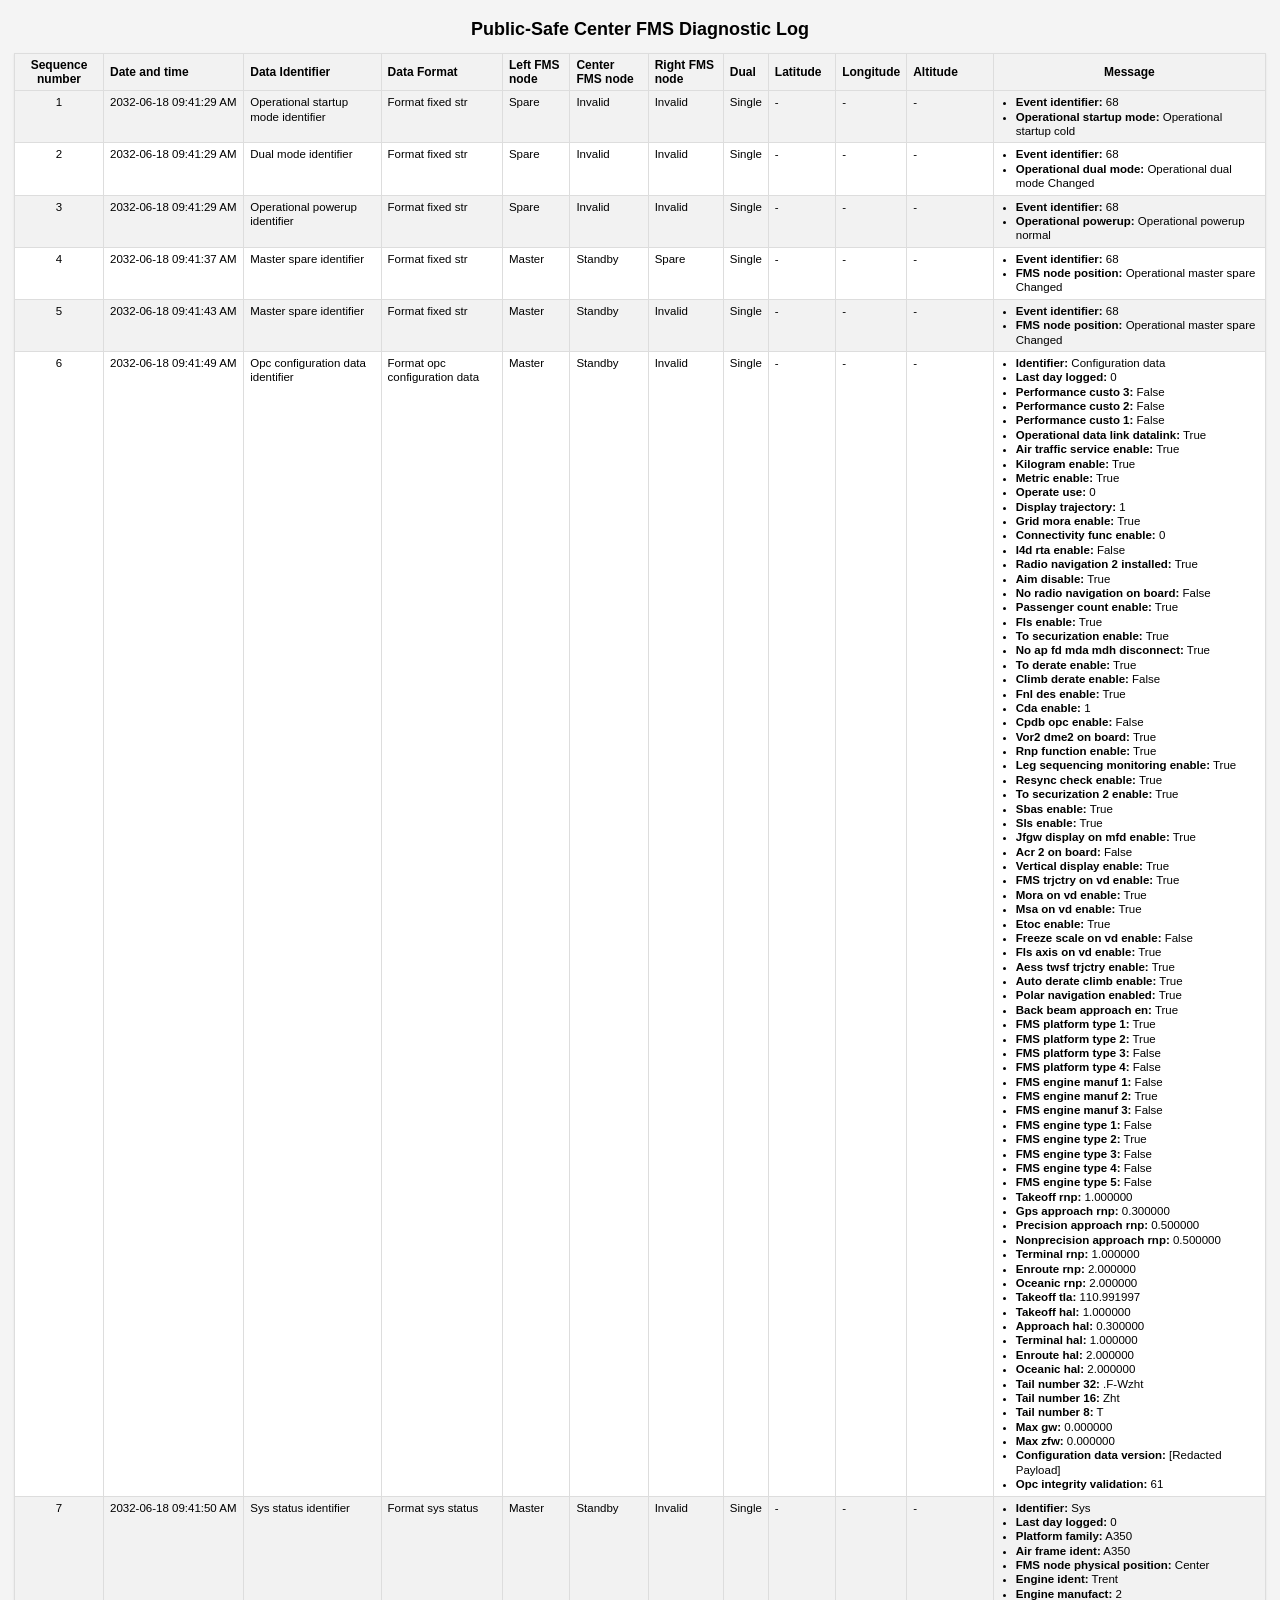
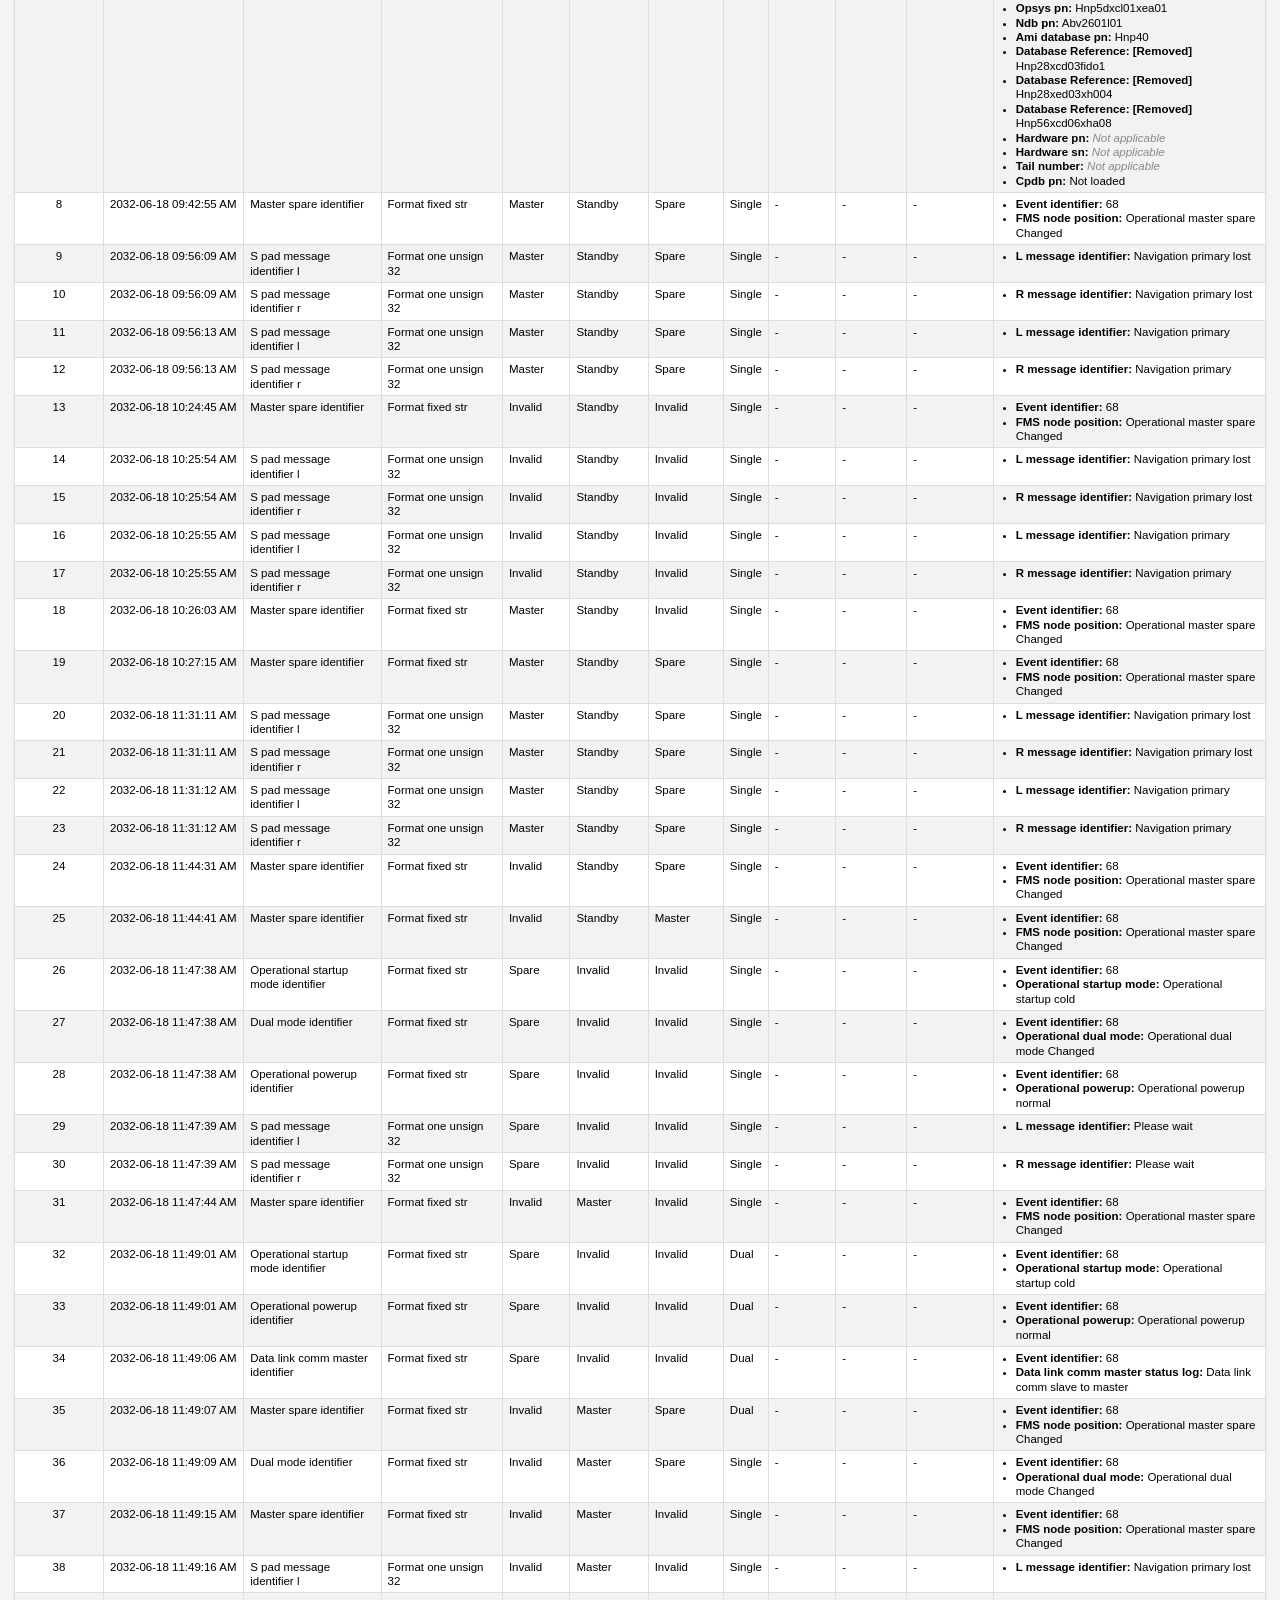
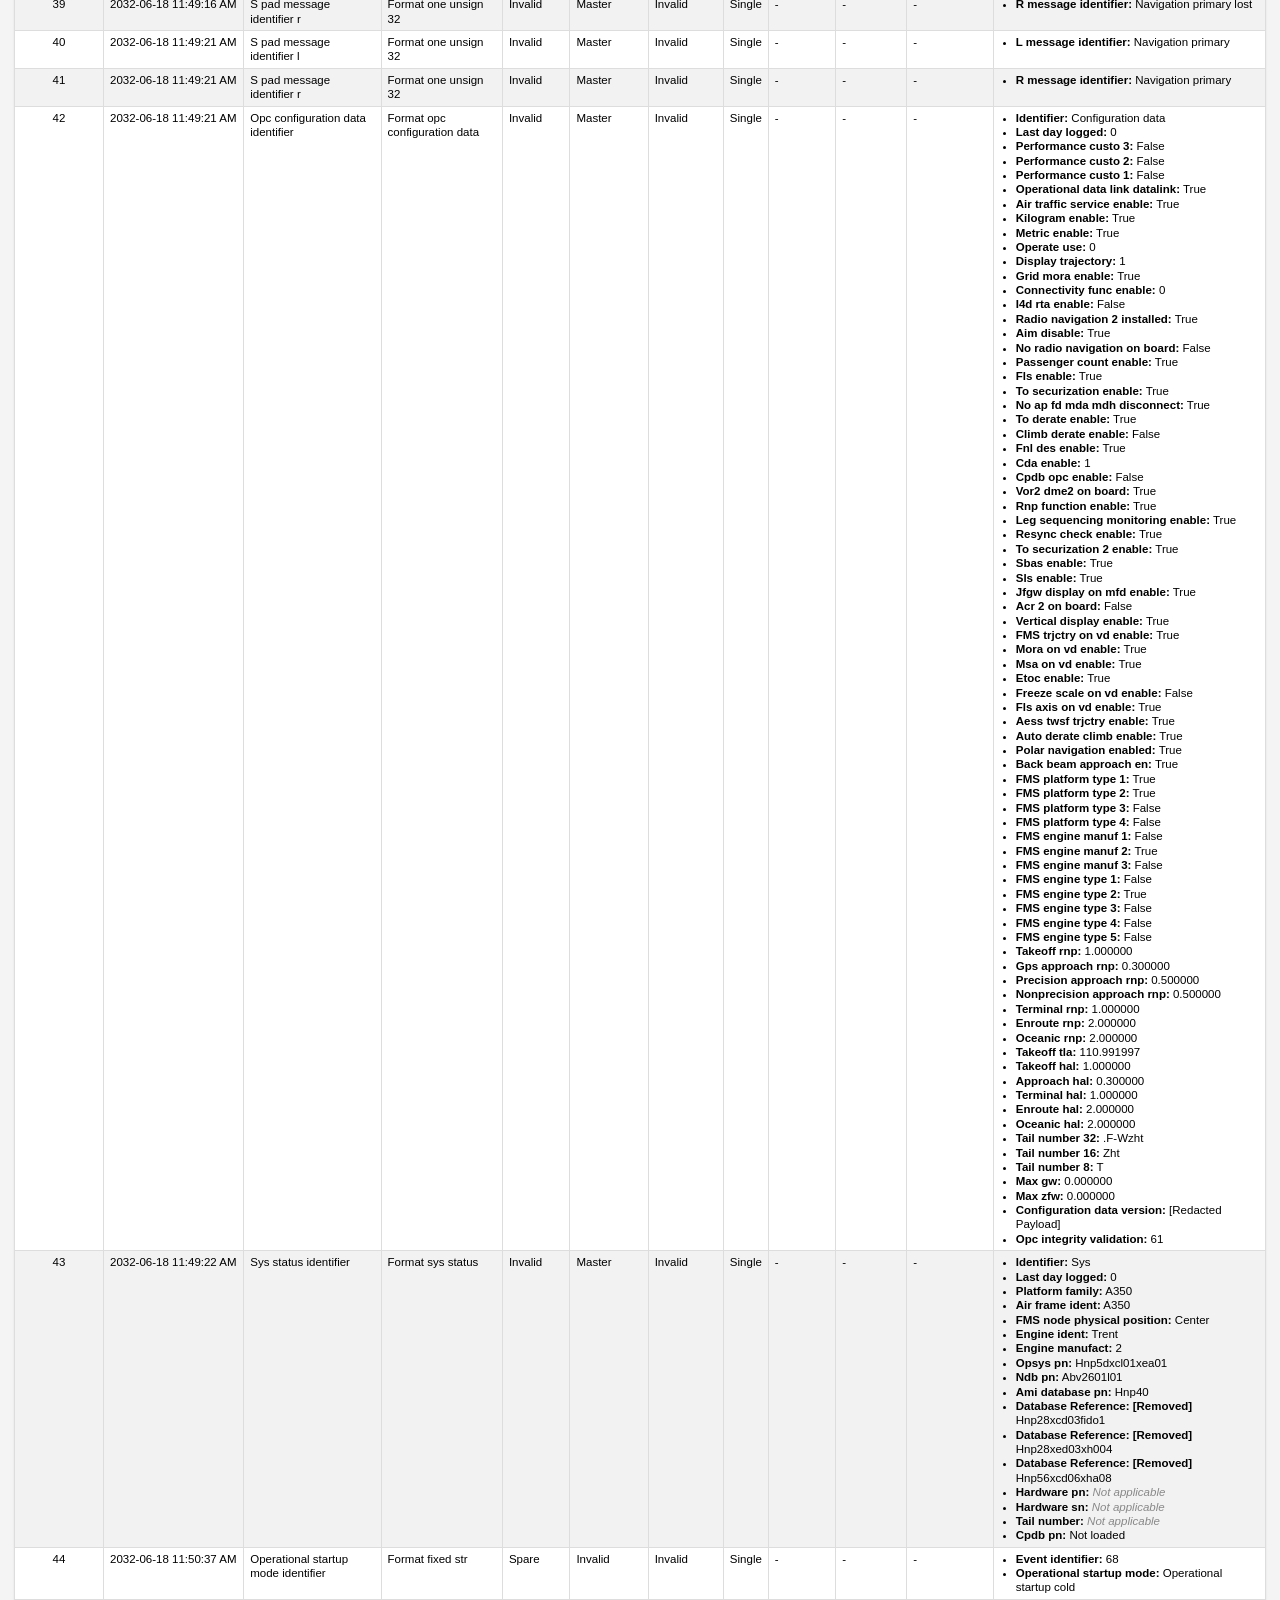
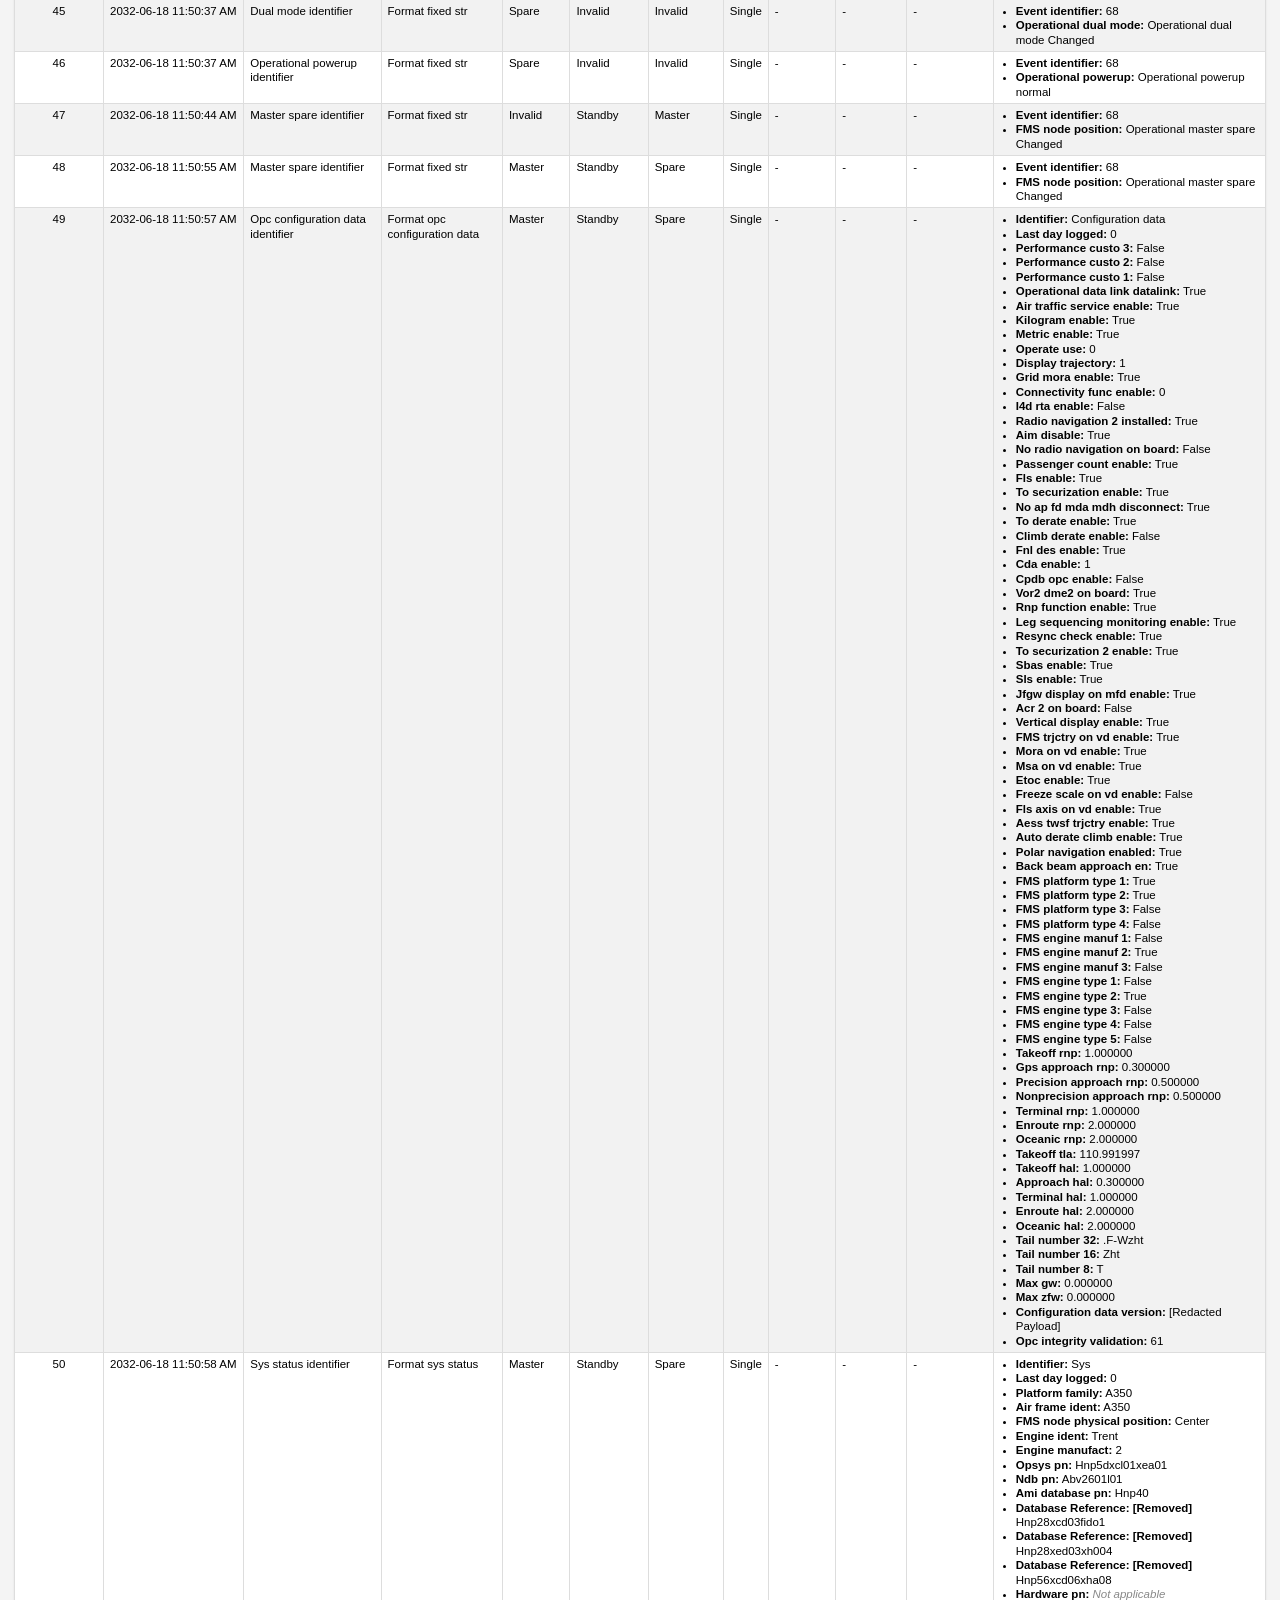
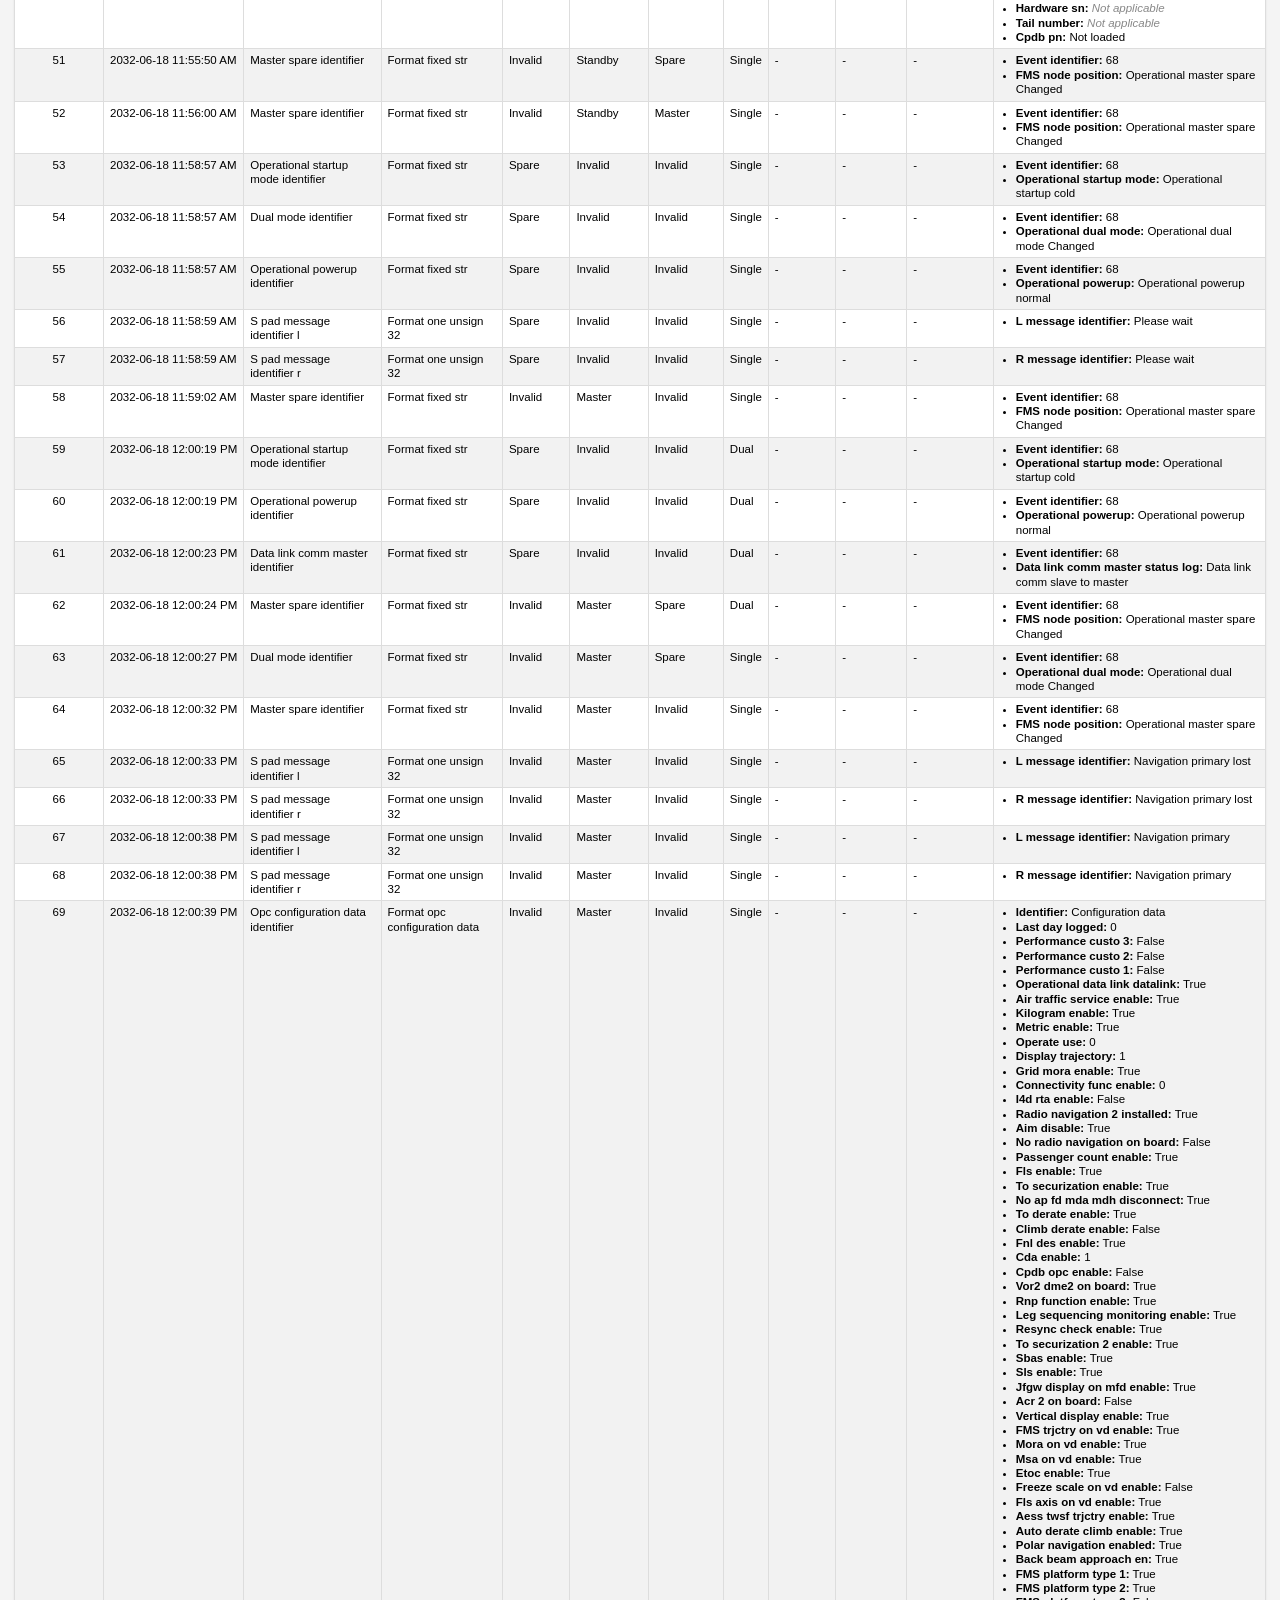
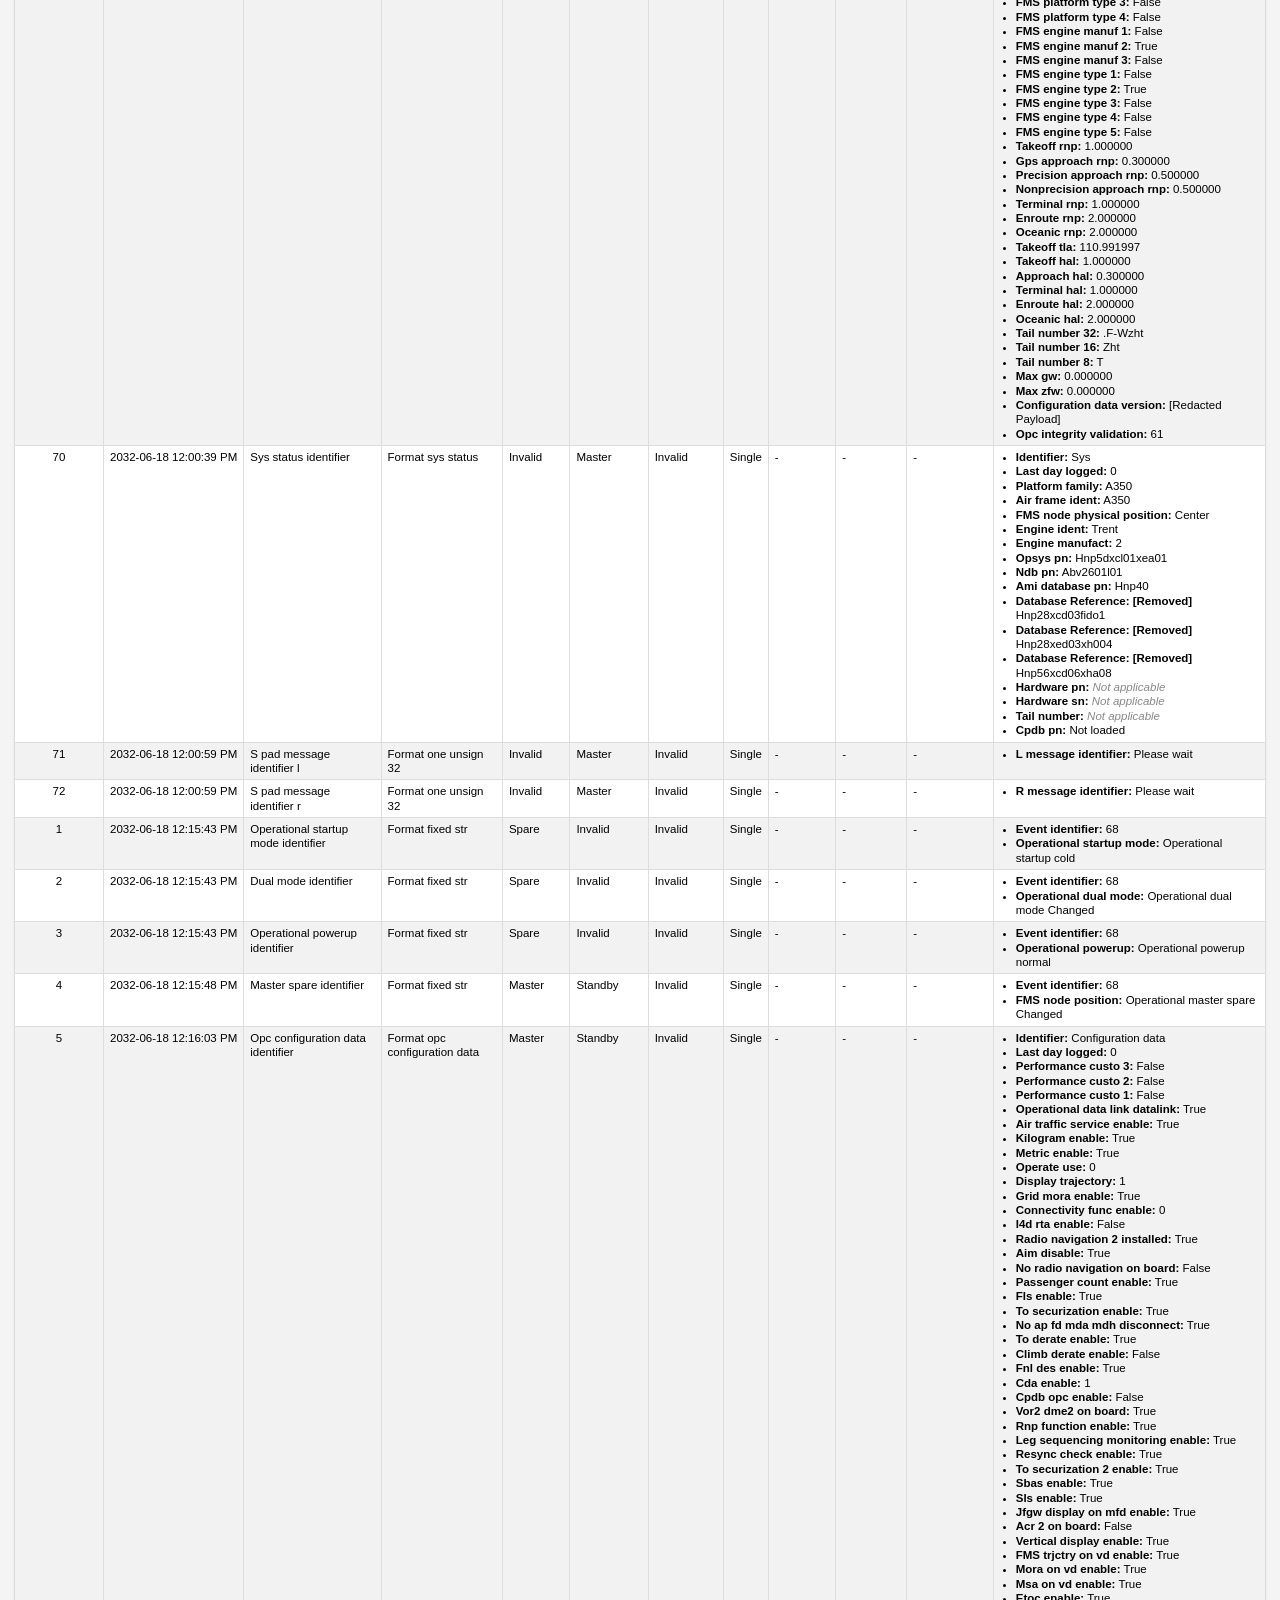
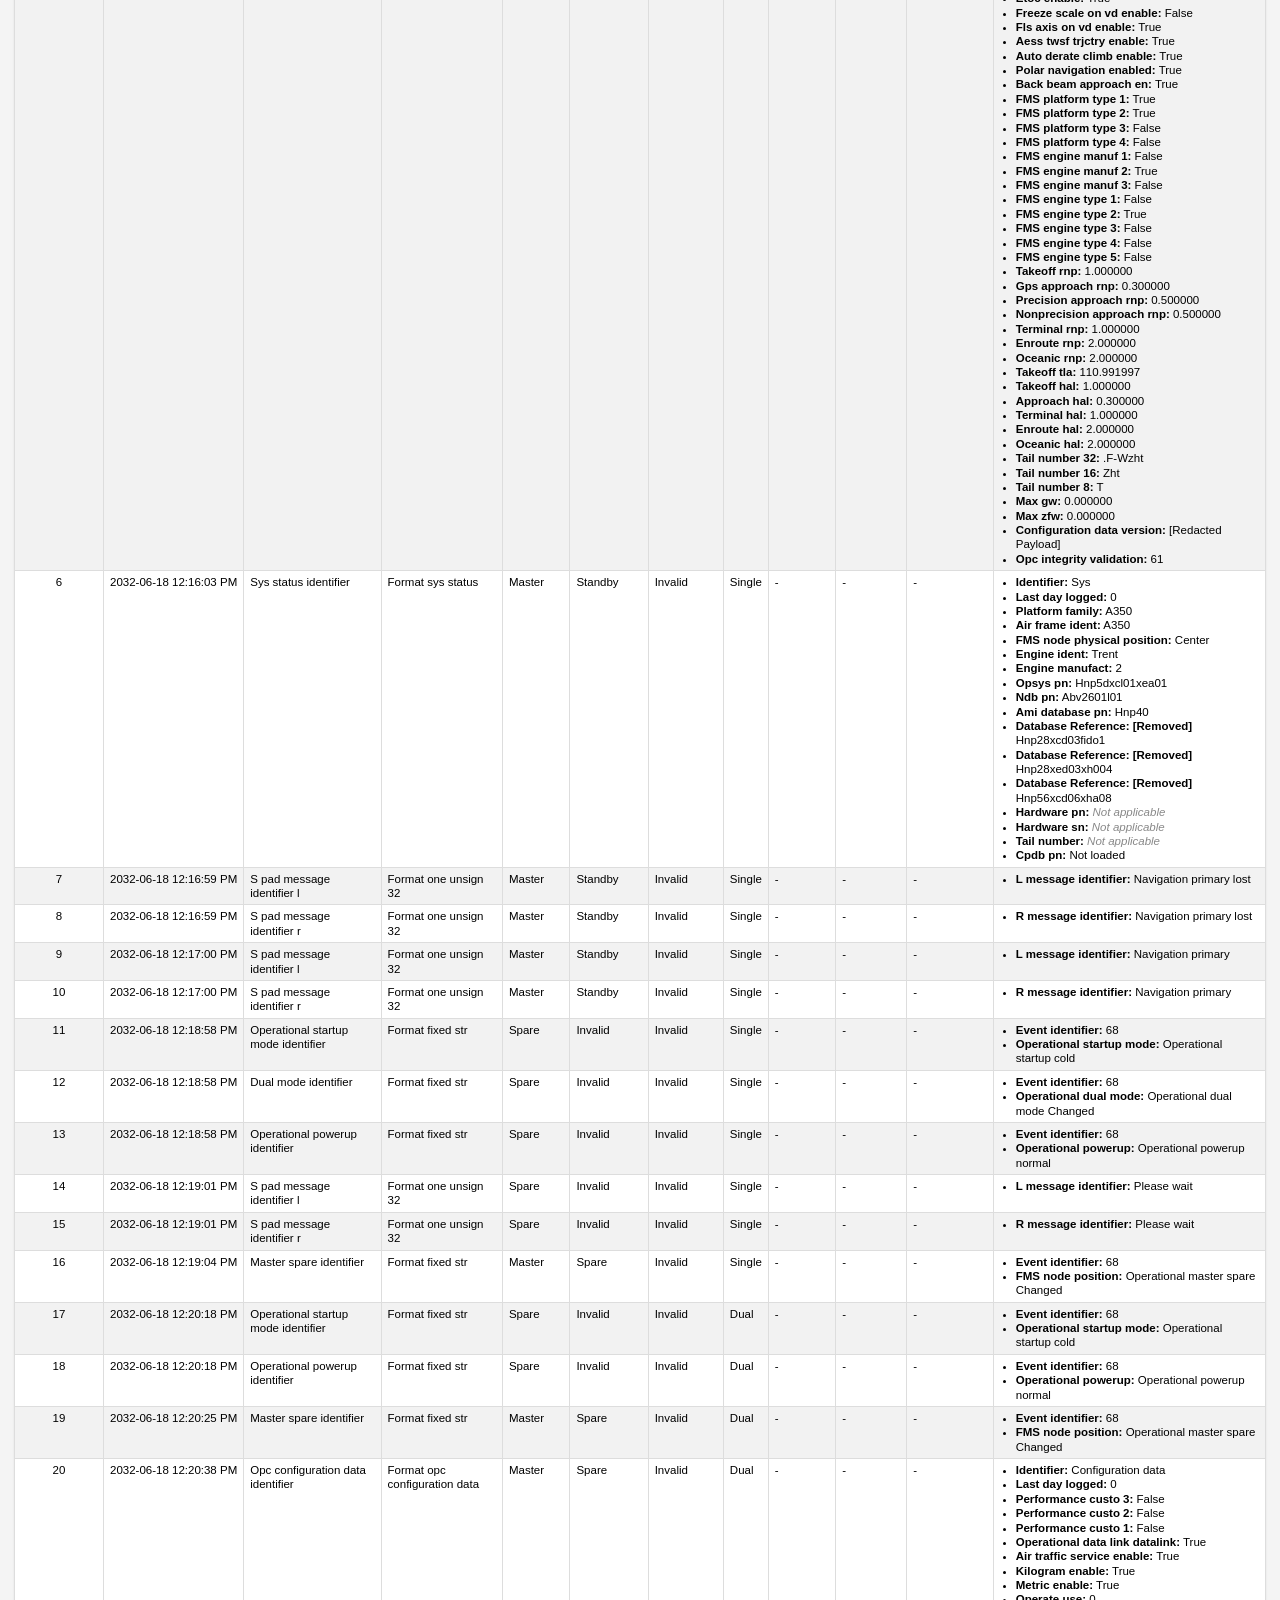
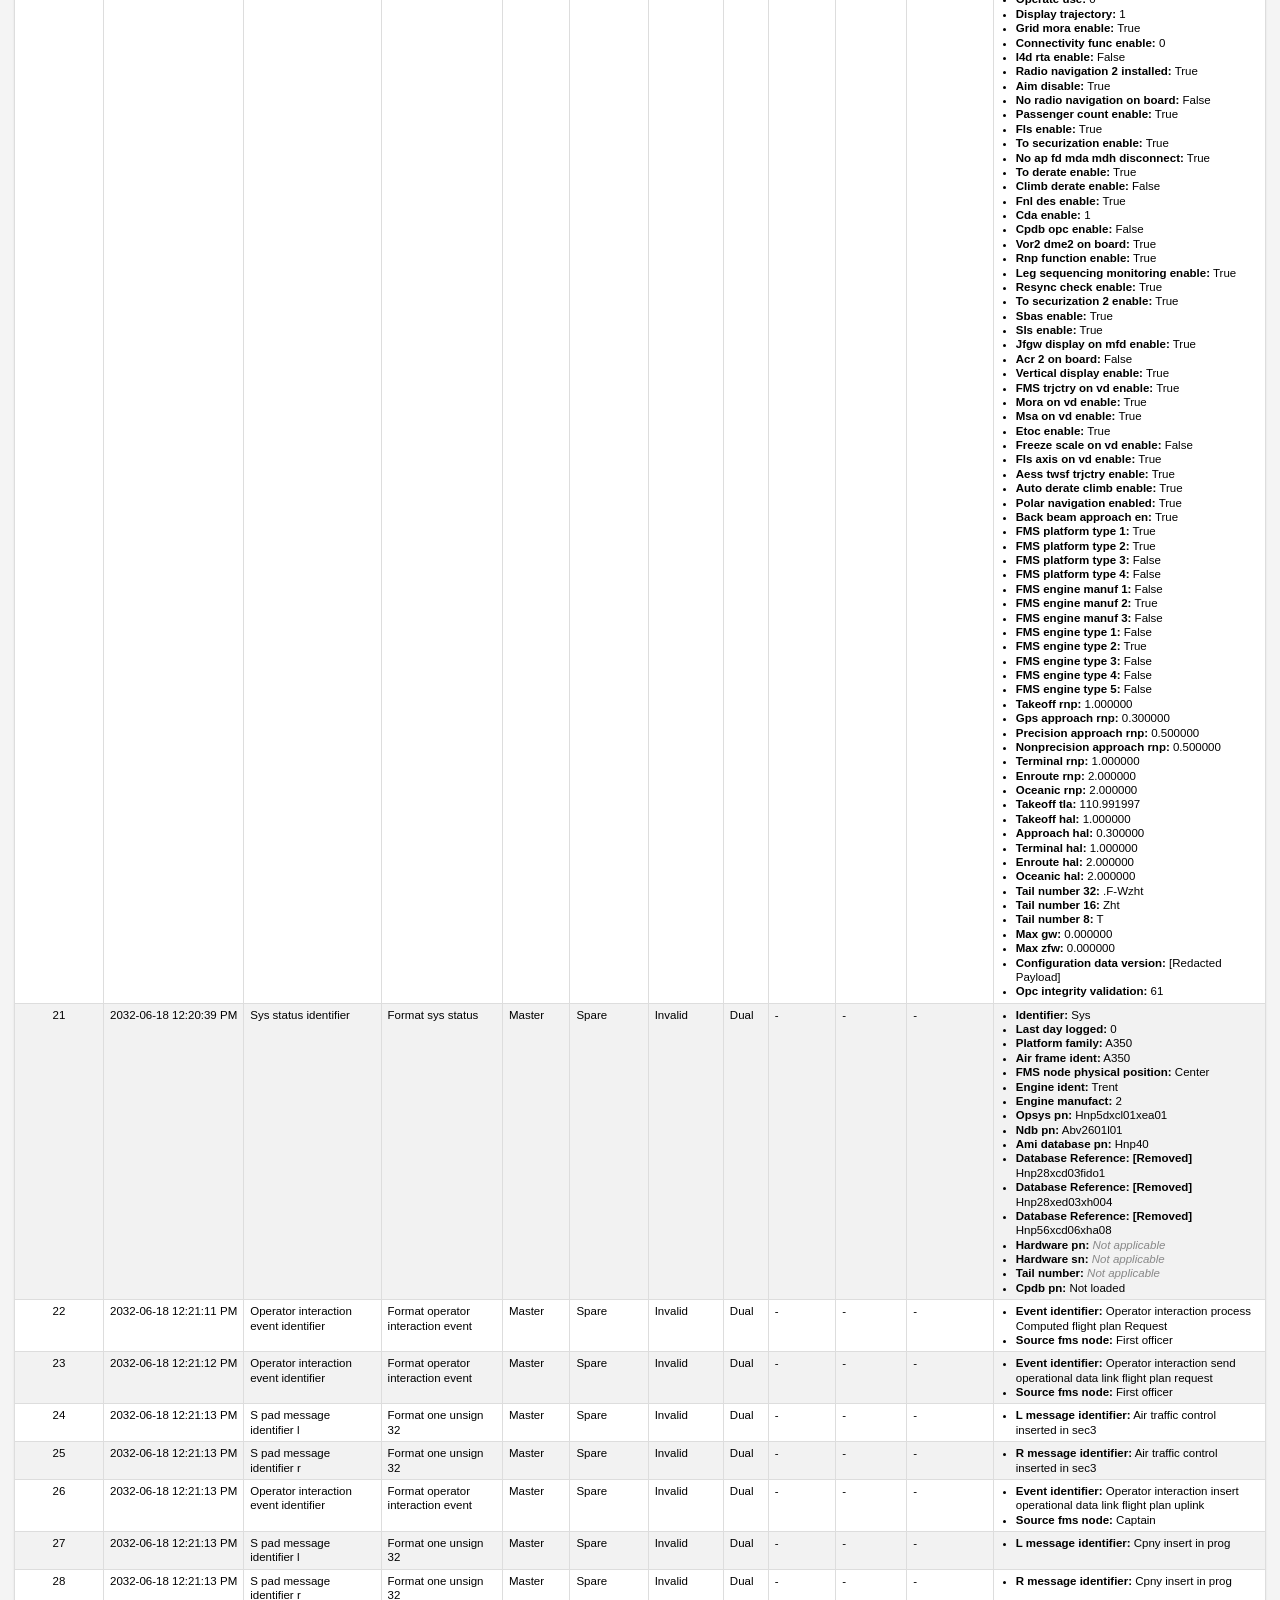
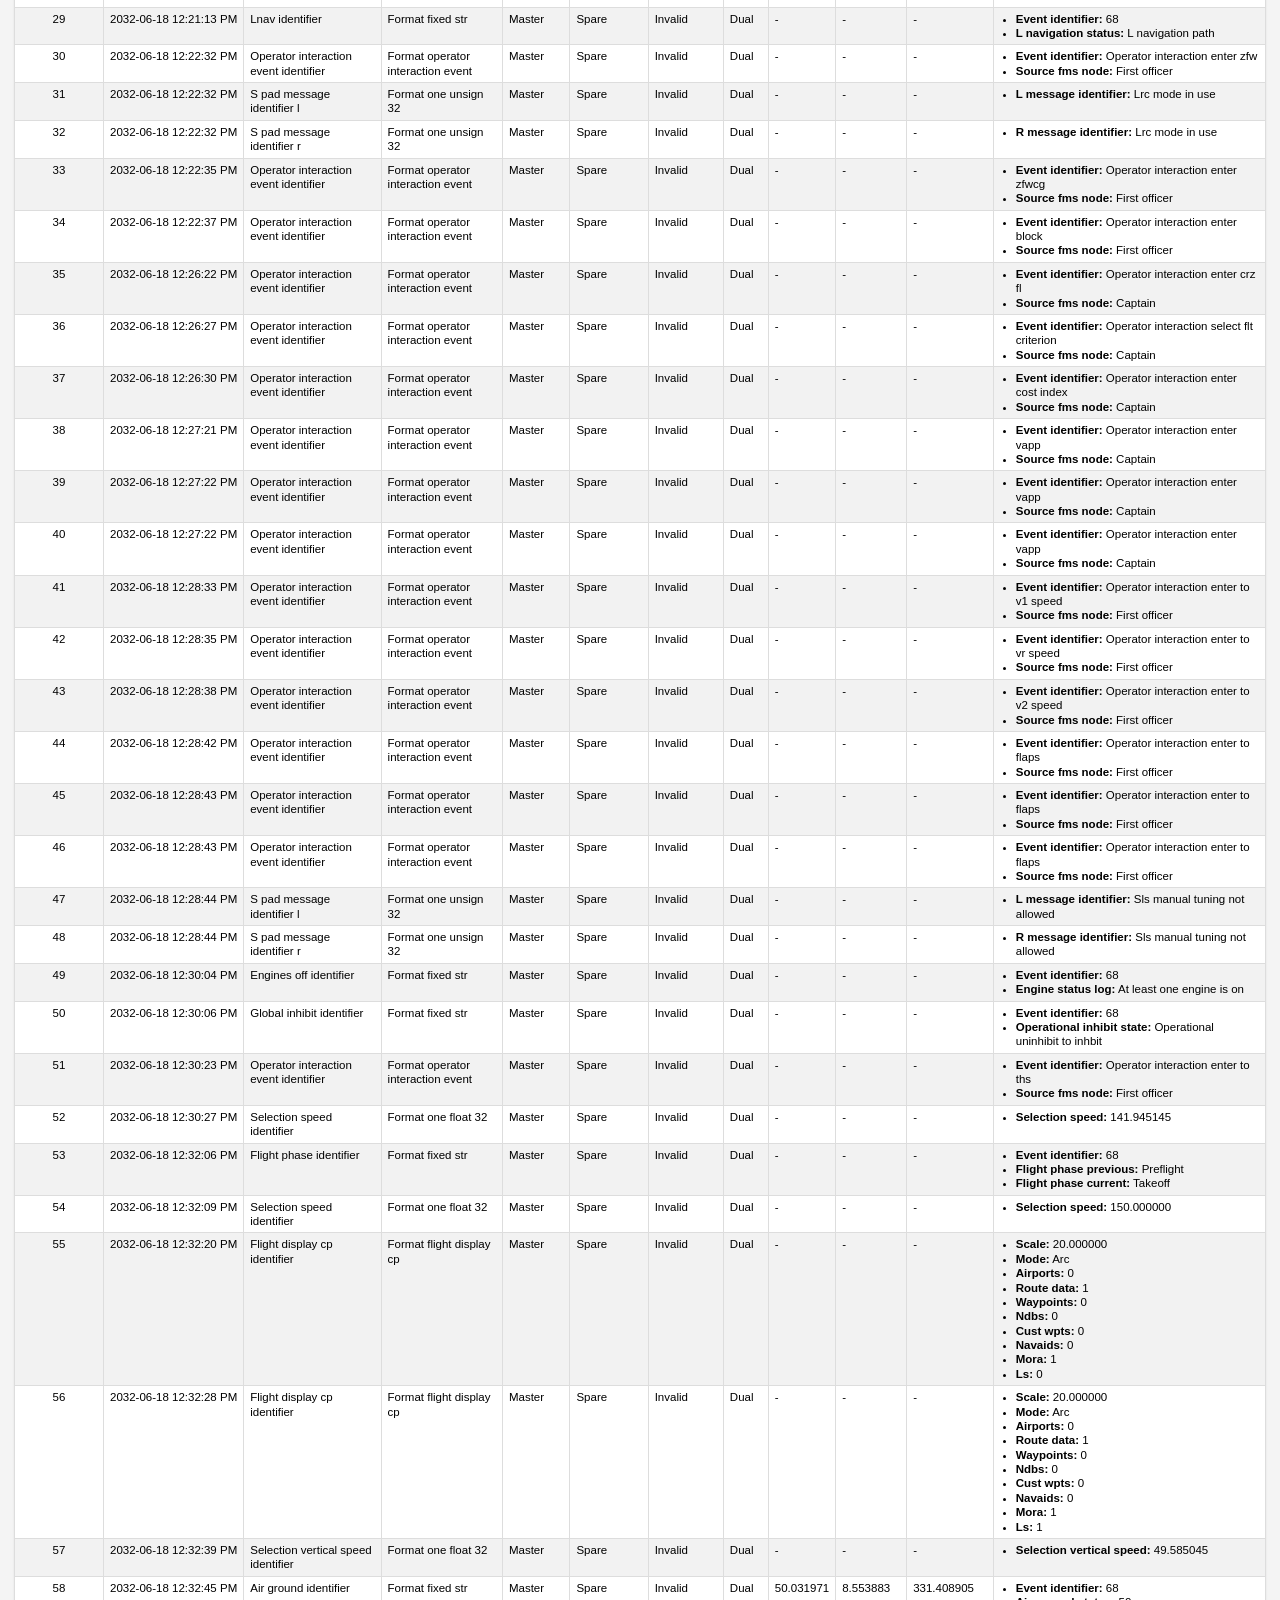
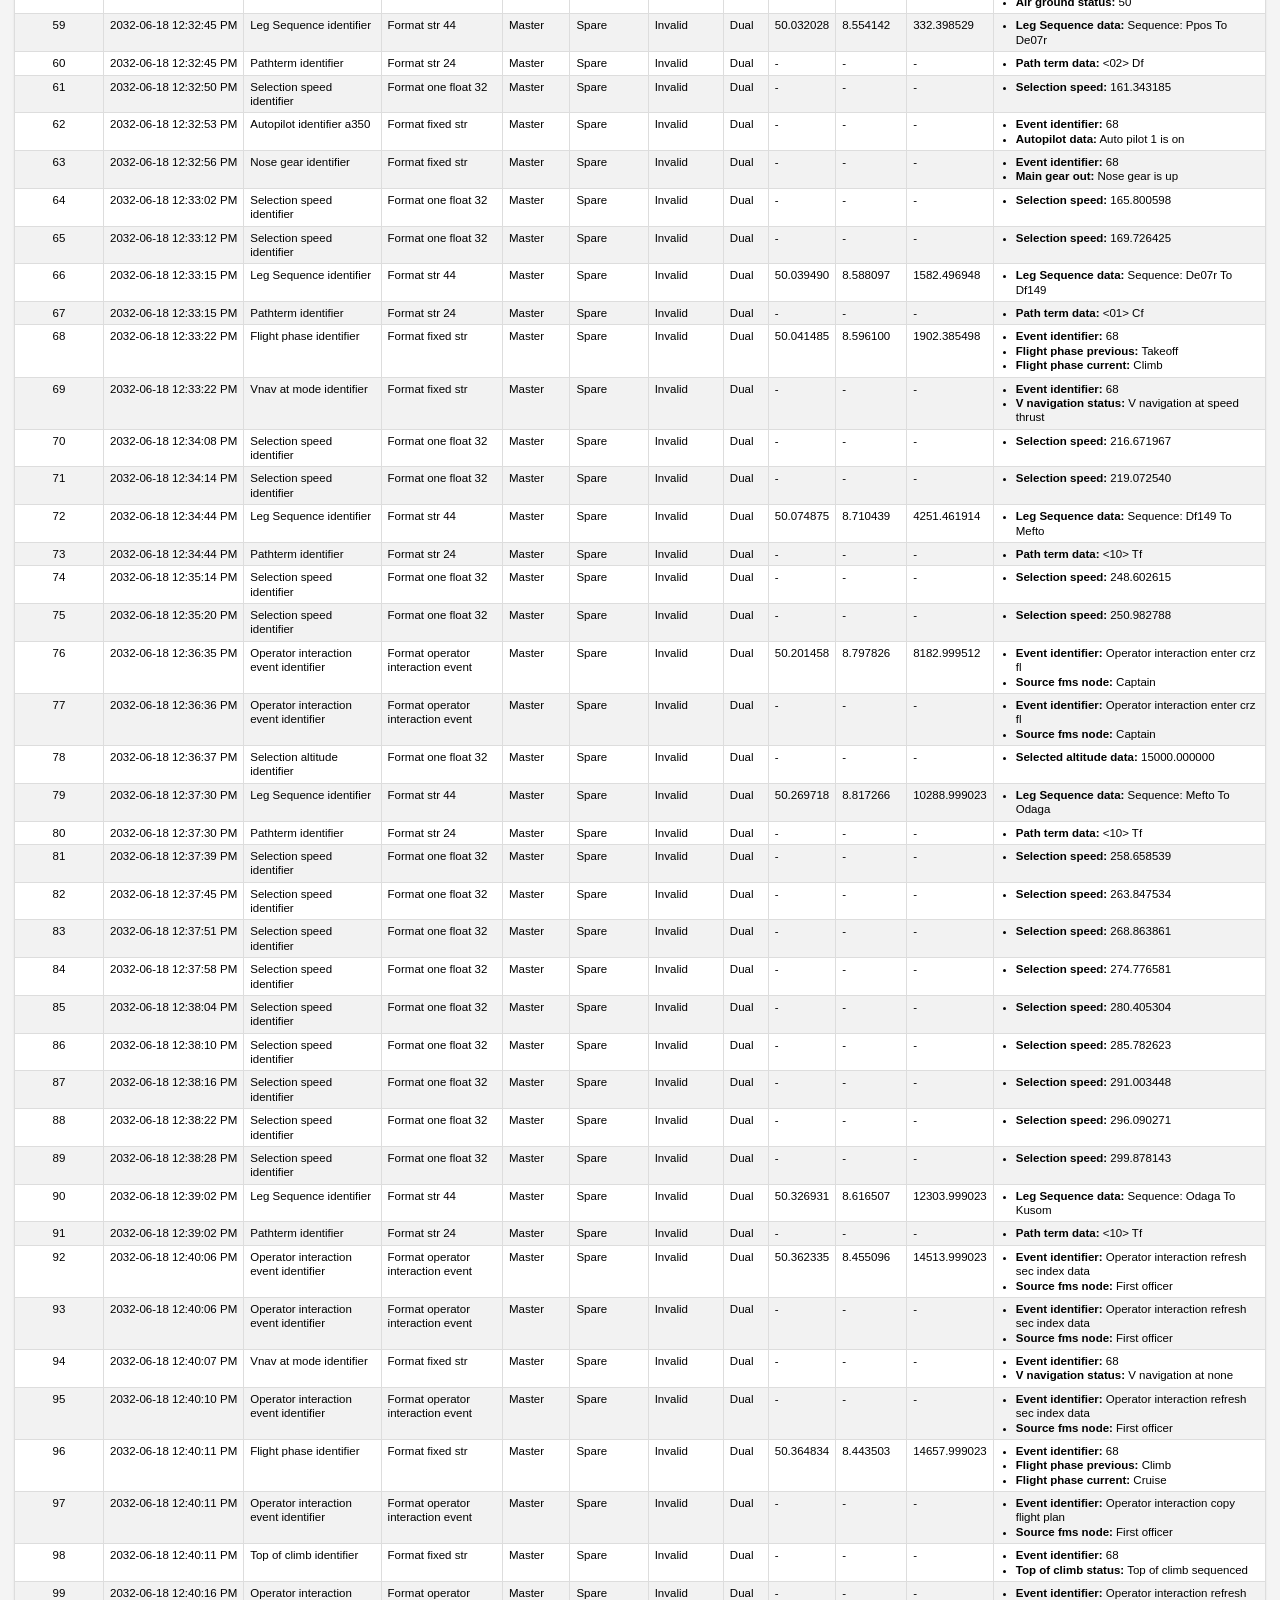
<file: NODE/NODE_B_FM_LBPQ_Log_6_Custom_Log_Decoded_Report.html>
<!DOCTYPE html>

<html lang="en">
<head>
<meta charset="utf-8"/>
<meta content="width=device-width, initial-scale=1.0" name="viewport"/>
<title>Public-Safe Center FMS Diagnostic Log</title>
<style>
        :root {
            --background-light: #f4f4f4;
            --background-dark: #333;
            --text-light: #000;
            --text-dark: #fff;
            --table-background-light: #fff;
            --table-background-dark: #444;
            --table-header-light: #f2f2f2;
            --table-header-dark: #666;
            --table-border-light: #ddd;
            --table-border-dark: #666;
            --hover-light: #e5e5e5;
            --hover-dark: #777;
            --alternate-row-light: #f2f2f2;
            --alternate-row-dark: #555;
            --muted-text-light: #888;
            --muted-text-dark: #bbb;
            --error-color-light: #b00020;
            --error-color-dark: #ff6b6b;
        }
        body {
            font-family: Arial, sans-serif;
            background-color: var(--background-light);
            color: var(--text-light);
            margin: 0;
            padding: 10px 14px;
            font-size: 12px;
            line-height: 1.25;
        }
        .log-table {
            width: 100%;
            border-collapse: collapse;
            background-color: var(--table-background-light);
            margin-bottom: 12px;
            box-shadow: 0 1px 2px rgba(0,0,0,0.08);
            table-layout: auto;
        }
        .log-table th, .log-table td {
            padding: 4px 6px;
            text-align: left;
            border: 1px solid var(--table-border-light);
            font-size: 11.5px;
        }
        .log-table th.center, .log-table td.center {
            text-align: center;
        }
        .log-table th.date-time, .log-table td.date-time {
            white-space: nowrap;
        }
        .log-table td.date-time {
            font-variant-numeric: tabular-nums;
        }
        .log-table th {
            background-color: var(--table-header-light);
            position: sticky;
            top: 0;
            z-index: 2;
            font-weight: 600;
            font-size: 12px;
            line-height: 1.2;
            vertical-align: middle;
        }
        .log-table td {
            vertical-align: top;
        }
        .log-table tr:nth-child(even) {
            background-color: var(--alternate-row-light);
        }
        .log-table tr:hover {
            background-color: var(--hover-light);
        }
        .na-data {
            color: var(--muted-text-light);
            font-style: italic;
        }
        .red-na-data {
            color: var(--error-color-light);
            font-style: italic;
        }
        .invalid-data {
            color: var(--error-color-light);
            font-weight: 600;
        }
        .page-heading {
            text-align: center;
            margin: 8px 0 12px 0;
            font-size: 18px;
            font-weight: 600;
        }
        .page-subheading {
            display: block;
            font-size: 14px;
            margin-top: 4px;
            color: var(--muted-text-light);
            font-weight: 400;
        }
        .data-words {
            font-family: 'Courier New', monospace;
            white-space: pre-wrap;
        }
        .msg {
            column-gap: 18px;
            column-fill: balance;
        }
        @media (min-width: 1400px) {
            .msg {
                column-width: 260px;
            }
        }
        .msg ul {
            margin: 0;
            padding-left: 16px;
        }
        .msg li {
            break-inside: avoid;
            -webkit-column-break-inside: avoid;
        }
        @media (prefers-color-scheme: dark) {
            body {
                background-color: var(--background-dark);
                color: var(--text-dark);
            }
            .log-table {
                background-color: var(--table-background-dark);
            }
            .log-table th, .log-table td {
                border: 1px solid var(--table-border-dark);
            }
            .log-table th {
                background-color: var(--table-header-dark);
            }
            .log-table tr:nth-child(even) {
                background-color: var(--alternate-row-dark);
            }
            .log-table tr:hover {
                background-color: var(--hover-dark);
            }
            .na-data {
                color: var(--muted-text-dark);
            }
            .red-na-data {
                color: var(--error-color-dark);
            }
            .invalid-data {
                color: var(--error-color-dark);
            }
            .page-subheading {
                color: var(--muted-text-dark);
            }
        }
    </style>
</head>
<body>
<h1 class="page-heading">Public-Safe Center FMS Diagnostic Log</h1>
<table class="log-table">
<tr>
<th class="center">Sequence number</th>
<th class="date-time">Date and time</th>
<th>Data Identifier</th>
<th>Data Format</th>
<th>Left FMS node</th>
<th>Center FMS node</th>
<th>Right FMS node</th>
<th>Dual</th>
<th>Latitude</th>
<th>Longitude</th>
<th>Altitude</th>
<th class="center">Message</th>
</tr>
<tr>
<td class="center">1</td>
<td class="date-time">2032-06-18 09:41:29 AM</td>
<td>Operational startup mode identifier</td>
<td>Format fixed str</td>
<td>Spare</td>
<td>Invalid</td>
<td>Invalid</td>
<td>Single</td>
<td>-</td>
<td>-</td>
<td>-</td>
<td>
<div class="msg"><ul>
<li><strong>Event identifier:</strong> 68</li>
<li><strong>Operational startup mode:</strong> Operational startup cold</li>
</ul></div>
</td>
</tr>
<tr>
<td class="center">2</td>
<td class="date-time">2032-06-18 09:41:29 AM</td>
<td>Dual mode identifier</td>
<td>Format fixed str</td>
<td>Spare</td>
<td>Invalid</td>
<td>Invalid</td>
<td>Single</td>
<td>-</td>
<td>-</td>
<td>-</td>
<td>
<div class="msg"><ul>
<li><strong>Event identifier:</strong> 68</li>
<li><strong>Operational dual mode:</strong> Operational dual mode Changed</li>
</ul></div>
</td>
</tr>
<tr>
<td class="center">3</td>
<td class="date-time">2032-06-18 09:41:29 AM</td>
<td>Operational powerup identifier</td>
<td>Format fixed str</td>
<td>Spare</td>
<td>Invalid</td>
<td>Invalid</td>
<td>Single</td>
<td>-</td>
<td>-</td>
<td>-</td>
<td>
<div class="msg"><ul>
<li><strong>Event identifier:</strong> 68</li>
<li><strong>Operational powerup:</strong> Operational powerup normal</li>
</ul></div>
</td>
</tr>
<tr>
<td class="center">4</td>
<td class="date-time">2032-06-18 09:41:37 AM</td>
<td>Master spare identifier</td>
<td>Format fixed str</td>
<td>Master</td>
<td>Standby</td>
<td>Spare</td>
<td>Single</td>
<td>-</td>
<td>-</td>
<td>-</td>
<td>
<div class="msg"><ul>
<li><strong>Event identifier:</strong> 68</li>
<li><strong>FMS node position:</strong> Operational master spare Changed</li>
</ul></div>
</td>
</tr>
<tr>
<td class="center">5</td>
<td class="date-time">2032-06-18 09:41:43 AM</td>
<td>Master spare identifier</td>
<td>Format fixed str</td>
<td>Master</td>
<td>Standby</td>
<td>Invalid</td>
<td>Single</td>
<td>-</td>
<td>-</td>
<td>-</td>
<td>
<div class="msg"><ul>
<li><strong>Event identifier:</strong> 68</li>
<li><strong>FMS node position:</strong> Operational master spare Changed</li>
</ul></div>
</td>
</tr>
<tr>
<td class="center">6</td>
<td class="date-time">2032-06-18 09:41:49 AM</td>
<td>Opc configuration data identifier</td>
<td>Format opc configuration data</td>
<td>Master</td>
<td>Standby</td>
<td>Invalid</td>
<td>Single</td>
<td>-</td>
<td>-</td>
<td>-</td>
<td>
<div class="msg"><ul>
<li><strong>Identifier:</strong> Configuration data</li>
<li><strong>Last day logged:</strong> 0</li>
<li><strong>Performance custo 3:</strong> False</li>
<li><strong>Performance custo 2:</strong> False</li>
<li><strong>Performance custo 1:</strong> False</li>
<li><strong>Operational data link datalink:</strong> True</li>
<li><strong>Air traffic service enable:</strong> True</li>
<li><strong>Kilogram enable:</strong> True</li>
<li><strong>Metric enable:</strong> True</li>
<li><strong>Operate use:</strong> 0</li>
<li><strong>Display trajectory:</strong> 1</li>
<li><strong>Grid mora enable:</strong> True</li>
<li><strong>Connectivity func enable:</strong> 0</li>
<li><strong>I4d rta enable:</strong> False</li>
<li><strong>Radio navigation 2 installed:</strong> True</li>
<li><strong>Aim disable:</strong> True</li>
<li><strong>No radio navigation on board:</strong> False</li>
<li><strong>Passenger count enable:</strong> True</li>
<li><strong>Fls enable:</strong> True</li>
<li><strong>To securization enable:</strong> True</li>
<li><strong>No ap fd mda mdh disconnect:</strong> True</li>
<li><strong>To derate enable:</strong> True</li>
<li><strong>Climb derate enable:</strong> False</li>
<li><strong>Fnl des enable:</strong> True</li>
<li><strong>Cda enable:</strong> 1</li>
<li><strong>Cpdb opc enable:</strong> False</li>
<li><strong>Vor2 dme2 on board:</strong> True</li>
<li><strong>Rnp function enable:</strong> True</li>
<li><strong>Leg sequencing monitoring enable:</strong> True</li>
<li><strong>Resync check enable:</strong> True</li>
<li><strong>To securization 2 enable:</strong> True</li>
<li><strong>Sbas enable:</strong> True</li>
<li><strong>Sls enable:</strong> True</li>
<li><strong>Jfgw display on mfd enable:</strong> True</li>
<li><strong>Acr 2 on board:</strong> False</li>
<li><strong>Vertical display enable:</strong> True</li>
<li><strong>FMS trjctry on vd enable:</strong> True</li>
<li><strong>Mora on vd enable:</strong> True</li>
<li><strong>Msa on vd enable:</strong> True</li>
<li><strong>Etoc enable:</strong> True</li>
<li><strong>Freeze scale on vd enable:</strong> False</li>
<li><strong>Fls axis on vd enable:</strong> True</li>
<li><strong>Aess twsf trjctry enable:</strong> True</li>
<li><strong>Auto derate climb enable:</strong> True</li>
<li><strong>Polar navigation enabled:</strong> True</li>
<li><strong>Back beam approach en:</strong> True</li>
<li><strong>FMS platform type 1:</strong> True</li>
<li><strong>FMS platform type 2:</strong> True</li>
<li><strong>FMS platform type 3:</strong> False</li>
<li><strong>FMS platform type 4:</strong> False</li>
<li><strong>FMS engine manuf 1:</strong> False</li>
<li><strong>FMS engine manuf 2:</strong> True</li>
<li><strong>FMS engine manuf 3:</strong> False</li>
<li><strong>FMS engine type 1:</strong> False</li>
<li><strong>FMS engine type 2:</strong> True</li>
<li><strong>FMS engine type 3:</strong> False</li>
<li><strong>FMS engine type 4:</strong> False</li>
<li><strong>FMS engine type 5:</strong> False</li>
<li><strong>Takeoff rnp:</strong> 1.000000</li>
<li><strong>Gps approach rnp:</strong> 0.300000</li>
<li><strong>Precision approach rnp:</strong> 0.500000</li>
<li><strong>Nonprecision approach rnp:</strong> 0.500000</li>
<li><strong>Terminal rnp:</strong> 1.000000</li>
<li><strong>Enroute rnp:</strong> 2.000000</li>
<li><strong>Oceanic rnp:</strong> 2.000000</li>
<li><strong>Takeoff tla:</strong> 110.991997</li>
<li><strong>Takeoff hal:</strong> 1.000000</li>
<li><strong>Approach hal:</strong> 0.300000</li>
<li><strong>Terminal hal:</strong> 1.000000</li>
<li><strong>Enroute hal:</strong> 2.000000</li>
<li><strong>Oceanic hal:</strong> 2.000000</li>
<li><strong>Tail number 32:</strong> .F-Wzht</li>
<li><strong>Tail number 16:</strong> Zht</li>
<li><strong>Tail number 8:</strong> T</li>
<li><strong>Max gw:</strong> 0.000000</li>
<li><strong>Max zfw:</strong> 0.000000</li>
<li><strong>Configuration data version:</strong> [Redacted Payload]</li>
<li><strong>Opc integrity validation:</strong> 61</li>
</ul></div>
</td>
</tr>
<tr>
<td class="center">7</td>
<td class="date-time">2032-06-18 09:41:50 AM</td>
<td>Sys status identifier</td>
<td>Format sys status</td>
<td>Master</td>
<td>Standby</td>
<td>Invalid</td>
<td>Single</td>
<td>-</td>
<td>-</td>
<td>-</td>
<td>
<div class="msg"><ul>
<li><strong>Identifier:</strong> Sys</li>
<li><strong>Last day logged:</strong> 0</li>
<li><strong>Platform family:</strong> A350</li>
<li><strong>Air frame ident:</strong> A350</li>
<li><strong>FMS node physical position:</strong> Center</li>
<li><strong>Engine ident:</strong> Trent</li>
<li><strong>Engine manufact:</strong> 2</li>
<li><strong>Opsys pn:</strong> Hnp5dxcl01xea01</li>
<li><strong>Ndb pn:</strong> Abv2601l01</li>
<li><strong>Ami database pn:</strong> Hnp40</li>
<li><strong>Database Reference: [Removed]</strong> Hnp28xcd03fido1</li>
<li><strong>Database Reference: [Removed]</strong> Hnp28xed03xh004</li>
<li><strong>Database Reference: [Removed]</strong> Hnp56xcd06xha08</li>
<li><strong>Hardware pn:</strong> <span class="na-data">Not applicable</span></li>
<li><strong>Hardware sn:</strong> <span class="na-data">Not applicable</span></li>
<li><strong>Tail number:</strong> <span class="na-data">Not applicable</span></li>
<li><strong>Cpdb pn:</strong> Not loaded</li>
</ul></div>
</td>
</tr>
<tr>
<td class="center">8</td>
<td class="date-time">2032-06-18 09:42:55 AM</td>
<td>Master spare identifier</td>
<td>Format fixed str</td>
<td>Master</td>
<td>Standby</td>
<td>Spare</td>
<td>Single</td>
<td>-</td>
<td>-</td>
<td>-</td>
<td>
<div class="msg"><ul>
<li><strong>Event identifier:</strong> 68</li>
<li><strong>FMS node position:</strong> Operational master spare Changed</li>
</ul></div>
</td>
</tr>
<tr>
<td class="center">9</td>
<td class="date-time">2032-06-18 09:56:09 AM</td>
<td>S pad message identifier l</td>
<td>Format one unsign 32</td>
<td>Master</td>
<td>Standby</td>
<td>Spare</td>
<td>Single</td>
<td>-</td>
<td>-</td>
<td>-</td>
<td>
<div class="msg"><ul>
<li><strong>L message identifier:</strong> Navigation primary lost</li>
</ul></div>
</td>
</tr>
<tr>
<td class="center">10</td>
<td class="date-time">2032-06-18 09:56:09 AM</td>
<td>S pad message identifier r</td>
<td>Format one unsign 32</td>
<td>Master</td>
<td>Standby</td>
<td>Spare</td>
<td>Single</td>
<td>-</td>
<td>-</td>
<td>-</td>
<td>
<div class="msg"><ul>
<li><strong>R message identifier:</strong> Navigation primary lost</li>
</ul></div>
</td>
</tr>
<tr>
<td class="center">11</td>
<td class="date-time">2032-06-18 09:56:13 AM</td>
<td>S pad message identifier l</td>
<td>Format one unsign 32</td>
<td>Master</td>
<td>Standby</td>
<td>Spare</td>
<td>Single</td>
<td>-</td>
<td>-</td>
<td>-</td>
<td>
<div class="msg"><ul>
<li><strong>L message identifier:</strong> Navigation primary</li>
</ul></div>
</td>
</tr>
<tr>
<td class="center">12</td>
<td class="date-time">2032-06-18 09:56:13 AM</td>
<td>S pad message identifier r</td>
<td>Format one unsign 32</td>
<td>Master</td>
<td>Standby</td>
<td>Spare</td>
<td>Single</td>
<td>-</td>
<td>-</td>
<td>-</td>
<td>
<div class="msg"><ul>
<li><strong>R message identifier:</strong> Navigation primary</li>
</ul></div>
</td>
</tr>
<tr>
<td class="center">13</td>
<td class="date-time">2032-06-18 10:24:45 AM</td>
<td>Master spare identifier</td>
<td>Format fixed str</td>
<td>Invalid</td>
<td>Standby</td>
<td>Invalid</td>
<td>Single</td>
<td>-</td>
<td>-</td>
<td>-</td>
<td>
<div class="msg"><ul>
<li><strong>Event identifier:</strong> 68</li>
<li><strong>FMS node position:</strong> Operational master spare Changed</li>
</ul></div>
</td>
</tr>
<tr>
<td class="center">14</td>
<td class="date-time">2032-06-18 10:25:54 AM</td>
<td>S pad message identifier l</td>
<td>Format one unsign 32</td>
<td>Invalid</td>
<td>Standby</td>
<td>Invalid</td>
<td>Single</td>
<td>-</td>
<td>-</td>
<td>-</td>
<td>
<div class="msg"><ul>
<li><strong>L message identifier:</strong> Navigation primary lost</li>
</ul></div>
</td>
</tr>
<tr>
<td class="center">15</td>
<td class="date-time">2032-06-18 10:25:54 AM</td>
<td>S pad message identifier r</td>
<td>Format one unsign 32</td>
<td>Invalid</td>
<td>Standby</td>
<td>Invalid</td>
<td>Single</td>
<td>-</td>
<td>-</td>
<td>-</td>
<td>
<div class="msg"><ul>
<li><strong>R message identifier:</strong> Navigation primary lost</li>
</ul></div>
</td>
</tr>
<tr>
<td class="center">16</td>
<td class="date-time">2032-06-18 10:25:55 AM</td>
<td>S pad message identifier l</td>
<td>Format one unsign 32</td>
<td>Invalid</td>
<td>Standby</td>
<td>Invalid</td>
<td>Single</td>
<td>-</td>
<td>-</td>
<td>-</td>
<td>
<div class="msg"><ul>
<li><strong>L message identifier:</strong> Navigation primary</li>
</ul></div>
</td>
</tr>
<tr>
<td class="center">17</td>
<td class="date-time">2032-06-18 10:25:55 AM</td>
<td>S pad message identifier r</td>
<td>Format one unsign 32</td>
<td>Invalid</td>
<td>Standby</td>
<td>Invalid</td>
<td>Single</td>
<td>-</td>
<td>-</td>
<td>-</td>
<td>
<div class="msg"><ul>
<li><strong>R message identifier:</strong> Navigation primary</li>
</ul></div>
</td>
</tr>
<tr>
<td class="center">18</td>
<td class="date-time">2032-06-18 10:26:03 AM</td>
<td>Master spare identifier</td>
<td>Format fixed str</td>
<td>Master</td>
<td>Standby</td>
<td>Invalid</td>
<td>Single</td>
<td>-</td>
<td>-</td>
<td>-</td>
<td>
<div class="msg"><ul>
<li><strong>Event identifier:</strong> 68</li>
<li><strong>FMS node position:</strong> Operational master spare Changed</li>
</ul></div>
</td>
</tr>
<tr>
<td class="center">19</td>
<td class="date-time">2032-06-18 10:27:15 AM</td>
<td>Master spare identifier</td>
<td>Format fixed str</td>
<td>Master</td>
<td>Standby</td>
<td>Spare</td>
<td>Single</td>
<td>-</td>
<td>-</td>
<td>-</td>
<td>
<div class="msg"><ul>
<li><strong>Event identifier:</strong> 68</li>
<li><strong>FMS node position:</strong> Operational master spare Changed</li>
</ul></div>
</td>
</tr>
<tr>
<td class="center">20</td>
<td class="date-time">2032-06-18 11:31:11 AM</td>
<td>S pad message identifier l</td>
<td>Format one unsign 32</td>
<td>Master</td>
<td>Standby</td>
<td>Spare</td>
<td>Single</td>
<td>-</td>
<td>-</td>
<td>-</td>
<td>
<div class="msg"><ul>
<li><strong>L message identifier:</strong> Navigation primary lost</li>
</ul></div>
</td>
</tr>
<tr>
<td class="center">21</td>
<td class="date-time">2032-06-18 11:31:11 AM</td>
<td>S pad message identifier r</td>
<td>Format one unsign 32</td>
<td>Master</td>
<td>Standby</td>
<td>Spare</td>
<td>Single</td>
<td>-</td>
<td>-</td>
<td>-</td>
<td>
<div class="msg"><ul>
<li><strong>R message identifier:</strong> Navigation primary lost</li>
</ul></div>
</td>
</tr>
<tr>
<td class="center">22</td>
<td class="date-time">2032-06-18 11:31:12 AM</td>
<td>S pad message identifier l</td>
<td>Format one unsign 32</td>
<td>Master</td>
<td>Standby</td>
<td>Spare</td>
<td>Single</td>
<td>-</td>
<td>-</td>
<td>-</td>
<td>
<div class="msg"><ul>
<li><strong>L message identifier:</strong> Navigation primary</li>
</ul></div>
</td>
</tr>
<tr>
<td class="center">23</td>
<td class="date-time">2032-06-18 11:31:12 AM</td>
<td>S pad message identifier r</td>
<td>Format one unsign 32</td>
<td>Master</td>
<td>Standby</td>
<td>Spare</td>
<td>Single</td>
<td>-</td>
<td>-</td>
<td>-</td>
<td>
<div class="msg"><ul>
<li><strong>R message identifier:</strong> Navigation primary</li>
</ul></div>
</td>
</tr>
<tr>
<td class="center">24</td>
<td class="date-time">2032-06-18 11:44:31 AM</td>
<td>Master spare identifier</td>
<td>Format fixed str</td>
<td>Invalid</td>
<td>Standby</td>
<td>Spare</td>
<td>Single</td>
<td>-</td>
<td>-</td>
<td>-</td>
<td>
<div class="msg"><ul>
<li><strong>Event identifier:</strong> 68</li>
<li><strong>FMS node position:</strong> Operational master spare Changed</li>
</ul></div>
</td>
</tr>
<tr>
<td class="center">25</td>
<td class="date-time">2032-06-18 11:44:41 AM</td>
<td>Master spare identifier</td>
<td>Format fixed str</td>
<td>Invalid</td>
<td>Standby</td>
<td>Master</td>
<td>Single</td>
<td>-</td>
<td>-</td>
<td>-</td>
<td>
<div class="msg"><ul>
<li><strong>Event identifier:</strong> 68</li>
<li><strong>FMS node position:</strong> Operational master spare Changed</li>
</ul></div>
</td>
</tr>
<tr>
<td class="center">26</td>
<td class="date-time">2032-06-18 11:47:38 AM</td>
<td>Operational startup mode identifier</td>
<td>Format fixed str</td>
<td>Spare</td>
<td>Invalid</td>
<td>Invalid</td>
<td>Single</td>
<td>-</td>
<td>-</td>
<td>-</td>
<td>
<div class="msg"><ul>
<li><strong>Event identifier:</strong> 68</li>
<li><strong>Operational startup mode:</strong> Operational startup cold</li>
</ul></div>
</td>
</tr>
<tr>
<td class="center">27</td>
<td class="date-time">2032-06-18 11:47:38 AM</td>
<td>Dual mode identifier</td>
<td>Format fixed str</td>
<td>Spare</td>
<td>Invalid</td>
<td>Invalid</td>
<td>Single</td>
<td>-</td>
<td>-</td>
<td>-</td>
<td>
<div class="msg"><ul>
<li><strong>Event identifier:</strong> 68</li>
<li><strong>Operational dual mode:</strong> Operational dual mode Changed</li>
</ul></div>
</td>
</tr>
<tr>
<td class="center">28</td>
<td class="date-time">2032-06-18 11:47:38 AM</td>
<td>Operational powerup identifier</td>
<td>Format fixed str</td>
<td>Spare</td>
<td>Invalid</td>
<td>Invalid</td>
<td>Single</td>
<td>-</td>
<td>-</td>
<td>-</td>
<td>
<div class="msg"><ul>
<li><strong>Event identifier:</strong> 68</li>
<li><strong>Operational powerup:</strong> Operational powerup normal</li>
</ul></div>
</td>
</tr>
<tr>
<td class="center">29</td>
<td class="date-time">2032-06-18 11:47:39 AM</td>
<td>S pad message identifier l</td>
<td>Format one unsign 32</td>
<td>Spare</td>
<td>Invalid</td>
<td>Invalid</td>
<td>Single</td>
<td>-</td>
<td>-</td>
<td>-</td>
<td>
<div class="msg"><ul>
<li><strong>L message identifier:</strong> Please wait</li>
</ul></div>
</td>
</tr>
<tr>
<td class="center">30</td>
<td class="date-time">2032-06-18 11:47:39 AM</td>
<td>S pad message identifier r</td>
<td>Format one unsign 32</td>
<td>Spare</td>
<td>Invalid</td>
<td>Invalid</td>
<td>Single</td>
<td>-</td>
<td>-</td>
<td>-</td>
<td>
<div class="msg"><ul>
<li><strong>R message identifier:</strong> Please wait</li>
</ul></div>
</td>
</tr>
<tr>
<td class="center">31</td>
<td class="date-time">2032-06-18 11:47:44 AM</td>
<td>Master spare identifier</td>
<td>Format fixed str</td>
<td>Invalid</td>
<td>Master</td>
<td>Invalid</td>
<td>Single</td>
<td>-</td>
<td>-</td>
<td>-</td>
<td>
<div class="msg"><ul>
<li><strong>Event identifier:</strong> 68</li>
<li><strong>FMS node position:</strong> Operational master spare Changed</li>
</ul></div>
</td>
</tr>
<tr>
<td class="center">32</td>
<td class="date-time">2032-06-18 11:49:01 AM</td>
<td>Operational startup mode identifier</td>
<td>Format fixed str</td>
<td>Spare</td>
<td>Invalid</td>
<td>Invalid</td>
<td>Dual</td>
<td>-</td>
<td>-</td>
<td>-</td>
<td>
<div class="msg"><ul>
<li><strong>Event identifier:</strong> 68</li>
<li><strong>Operational startup mode:</strong> Operational startup cold</li>
</ul></div>
</td>
</tr>
<tr>
<td class="center">33</td>
<td class="date-time">2032-06-18 11:49:01 AM</td>
<td>Operational powerup identifier</td>
<td>Format fixed str</td>
<td>Spare</td>
<td>Invalid</td>
<td>Invalid</td>
<td>Dual</td>
<td>-</td>
<td>-</td>
<td>-</td>
<td>
<div class="msg"><ul>
<li><strong>Event identifier:</strong> 68</li>
<li><strong>Operational powerup:</strong> Operational powerup normal</li>
</ul></div>
</td>
</tr>
<tr>
<td class="center">34</td>
<td class="date-time">2032-06-18 11:49:06 AM</td>
<td>Data link comm master identifier</td>
<td>Format fixed str</td>
<td>Spare</td>
<td>Invalid</td>
<td>Invalid</td>
<td>Dual</td>
<td>-</td>
<td>-</td>
<td>-</td>
<td>
<div class="msg"><ul>
<li><strong>Event identifier:</strong> 68</li>
<li><strong>Data link comm master status log:</strong> Data link comm slave to master</li>
</ul></div>
</td>
</tr>
<tr>
<td class="center">35</td>
<td class="date-time">2032-06-18 11:49:07 AM</td>
<td>Master spare identifier</td>
<td>Format fixed str</td>
<td>Invalid</td>
<td>Master</td>
<td>Spare</td>
<td>Dual</td>
<td>-</td>
<td>-</td>
<td>-</td>
<td>
<div class="msg"><ul>
<li><strong>Event identifier:</strong> 68</li>
<li><strong>FMS node position:</strong> Operational master spare Changed</li>
</ul></div>
</td>
</tr>
<tr>
<td class="center">36</td>
<td class="date-time">2032-06-18 11:49:09 AM</td>
<td>Dual mode identifier</td>
<td>Format fixed str</td>
<td>Invalid</td>
<td>Master</td>
<td>Spare</td>
<td>Single</td>
<td>-</td>
<td>-</td>
<td>-</td>
<td>
<div class="msg"><ul>
<li><strong>Event identifier:</strong> 68</li>
<li><strong>Operational dual mode:</strong> Operational dual mode Changed</li>
</ul></div>
</td>
</tr>
<tr>
<td class="center">37</td>
<td class="date-time">2032-06-18 11:49:15 AM</td>
<td>Master spare identifier</td>
<td>Format fixed str</td>
<td>Invalid</td>
<td>Master</td>
<td>Invalid</td>
<td>Single</td>
<td>-</td>
<td>-</td>
<td>-</td>
<td>
<div class="msg"><ul>
<li><strong>Event identifier:</strong> 68</li>
<li><strong>FMS node position:</strong> Operational master spare Changed</li>
</ul></div>
</td>
</tr>
<tr>
<td class="center">38</td>
<td class="date-time">2032-06-18 11:49:16 AM</td>
<td>S pad message identifier l</td>
<td>Format one unsign 32</td>
<td>Invalid</td>
<td>Master</td>
<td>Invalid</td>
<td>Single</td>
<td>-</td>
<td>-</td>
<td>-</td>
<td>
<div class="msg"><ul>
<li><strong>L message identifier:</strong> Navigation primary lost</li>
</ul></div>
</td>
</tr>
<tr>
<td class="center">39</td>
<td class="date-time">2032-06-18 11:49:16 AM</td>
<td>S pad message identifier r</td>
<td>Format one unsign 32</td>
<td>Invalid</td>
<td>Master</td>
<td>Invalid</td>
<td>Single</td>
<td>-</td>
<td>-</td>
<td>-</td>
<td>
<div class="msg"><ul>
<li><strong>R message identifier:</strong> Navigation primary lost</li>
</ul></div>
</td>
</tr>
<tr>
<td class="center">40</td>
<td class="date-time">2032-06-18 11:49:21 AM</td>
<td>S pad message identifier l</td>
<td>Format one unsign 32</td>
<td>Invalid</td>
<td>Master</td>
<td>Invalid</td>
<td>Single</td>
<td>-</td>
<td>-</td>
<td>-</td>
<td>
<div class="msg"><ul>
<li><strong>L message identifier:</strong> Navigation primary</li>
</ul></div>
</td>
</tr>
<tr>
<td class="center">41</td>
<td class="date-time">2032-06-18 11:49:21 AM</td>
<td>S pad message identifier r</td>
<td>Format one unsign 32</td>
<td>Invalid</td>
<td>Master</td>
<td>Invalid</td>
<td>Single</td>
<td>-</td>
<td>-</td>
<td>-</td>
<td>
<div class="msg"><ul>
<li><strong>R message identifier:</strong> Navigation primary</li>
</ul></div>
</td>
</tr>
<tr>
<td class="center">42</td>
<td class="date-time">2032-06-18 11:49:21 AM</td>
<td>Opc configuration data identifier</td>
<td>Format opc configuration data</td>
<td>Invalid</td>
<td>Master</td>
<td>Invalid</td>
<td>Single</td>
<td>-</td>
<td>-</td>
<td>-</td>
<td>
<div class="msg"><ul>
<li><strong>Identifier:</strong> Configuration data</li>
<li><strong>Last day logged:</strong> 0</li>
<li><strong>Performance custo 3:</strong> False</li>
<li><strong>Performance custo 2:</strong> False</li>
<li><strong>Performance custo 1:</strong> False</li>
<li><strong>Operational data link datalink:</strong> True</li>
<li><strong>Air traffic service enable:</strong> True</li>
<li><strong>Kilogram enable:</strong> True</li>
<li><strong>Metric enable:</strong> True</li>
<li><strong>Operate use:</strong> 0</li>
<li><strong>Display trajectory:</strong> 1</li>
<li><strong>Grid mora enable:</strong> True</li>
<li><strong>Connectivity func enable:</strong> 0</li>
<li><strong>I4d rta enable:</strong> False</li>
<li><strong>Radio navigation 2 installed:</strong> True</li>
<li><strong>Aim disable:</strong> True</li>
<li><strong>No radio navigation on board:</strong> False</li>
<li><strong>Passenger count enable:</strong> True</li>
<li><strong>Fls enable:</strong> True</li>
<li><strong>To securization enable:</strong> True</li>
<li><strong>No ap fd mda mdh disconnect:</strong> True</li>
<li><strong>To derate enable:</strong> True</li>
<li><strong>Climb derate enable:</strong> False</li>
<li><strong>Fnl des enable:</strong> True</li>
<li><strong>Cda enable:</strong> 1</li>
<li><strong>Cpdb opc enable:</strong> False</li>
<li><strong>Vor2 dme2 on board:</strong> True</li>
<li><strong>Rnp function enable:</strong> True</li>
<li><strong>Leg sequencing monitoring enable:</strong> True</li>
<li><strong>Resync check enable:</strong> True</li>
<li><strong>To securization 2 enable:</strong> True</li>
<li><strong>Sbas enable:</strong> True</li>
<li><strong>Sls enable:</strong> True</li>
<li><strong>Jfgw display on mfd enable:</strong> True</li>
<li><strong>Acr 2 on board:</strong> False</li>
<li><strong>Vertical display enable:</strong> True</li>
<li><strong>FMS trjctry on vd enable:</strong> True</li>
<li><strong>Mora on vd enable:</strong> True</li>
<li><strong>Msa on vd enable:</strong> True</li>
<li><strong>Etoc enable:</strong> True</li>
<li><strong>Freeze scale on vd enable:</strong> False</li>
<li><strong>Fls axis on vd enable:</strong> True</li>
<li><strong>Aess twsf trjctry enable:</strong> True</li>
<li><strong>Auto derate climb enable:</strong> True</li>
<li><strong>Polar navigation enabled:</strong> True</li>
<li><strong>Back beam approach en:</strong> True</li>
<li><strong>FMS platform type 1:</strong> True</li>
<li><strong>FMS platform type 2:</strong> True</li>
<li><strong>FMS platform type 3:</strong> False</li>
<li><strong>FMS platform type 4:</strong> False</li>
<li><strong>FMS engine manuf 1:</strong> False</li>
<li><strong>FMS engine manuf 2:</strong> True</li>
<li><strong>FMS engine manuf 3:</strong> False</li>
<li><strong>FMS engine type 1:</strong> False</li>
<li><strong>FMS engine type 2:</strong> True</li>
<li><strong>FMS engine type 3:</strong> False</li>
<li><strong>FMS engine type 4:</strong> False</li>
<li><strong>FMS engine type 5:</strong> False</li>
<li><strong>Takeoff rnp:</strong> 1.000000</li>
<li><strong>Gps approach rnp:</strong> 0.300000</li>
<li><strong>Precision approach rnp:</strong> 0.500000</li>
<li><strong>Nonprecision approach rnp:</strong> 0.500000</li>
<li><strong>Terminal rnp:</strong> 1.000000</li>
<li><strong>Enroute rnp:</strong> 2.000000</li>
<li><strong>Oceanic rnp:</strong> 2.000000</li>
<li><strong>Takeoff tla:</strong> 110.991997</li>
<li><strong>Takeoff hal:</strong> 1.000000</li>
<li><strong>Approach hal:</strong> 0.300000</li>
<li><strong>Terminal hal:</strong> 1.000000</li>
<li><strong>Enroute hal:</strong> 2.000000</li>
<li><strong>Oceanic hal:</strong> 2.000000</li>
<li><strong>Tail number 32:</strong> .F-Wzht</li>
<li><strong>Tail number 16:</strong> Zht</li>
<li><strong>Tail number 8:</strong> T</li>
<li><strong>Max gw:</strong> 0.000000</li>
<li><strong>Max zfw:</strong> 0.000000</li>
<li><strong>Configuration data version:</strong> [Redacted Payload]</li>
<li><strong>Opc integrity validation:</strong> 61</li>
</ul></div>
</td>
</tr>
<tr>
<td class="center">43</td>
<td class="date-time">2032-06-18 11:49:22 AM</td>
<td>Sys status identifier</td>
<td>Format sys status</td>
<td>Invalid</td>
<td>Master</td>
<td>Invalid</td>
<td>Single</td>
<td>-</td>
<td>-</td>
<td>-</td>
<td>
<div class="msg"><ul>
<li><strong>Identifier:</strong> Sys</li>
<li><strong>Last day logged:</strong> 0</li>
<li><strong>Platform family:</strong> A350</li>
<li><strong>Air frame ident:</strong> A350</li>
<li><strong>FMS node physical position:</strong> Center</li>
<li><strong>Engine ident:</strong> Trent</li>
<li><strong>Engine manufact:</strong> 2</li>
<li><strong>Opsys pn:</strong> Hnp5dxcl01xea01</li>
<li><strong>Ndb pn:</strong> Abv2601l01</li>
<li><strong>Ami database pn:</strong> Hnp40</li>
<li><strong>Database Reference: [Removed]</strong> Hnp28xcd03fido1</li>
<li><strong>Database Reference: [Removed]</strong> Hnp28xed03xh004</li>
<li><strong>Database Reference: [Removed]</strong> Hnp56xcd06xha08</li>
<li><strong>Hardware pn:</strong> <span class="na-data">Not applicable</span></li>
<li><strong>Hardware sn:</strong> <span class="na-data">Not applicable</span></li>
<li><strong>Tail number:</strong> <span class="na-data">Not applicable</span></li>
<li><strong>Cpdb pn:</strong> Not loaded</li>
</ul></div>
</td>
</tr>
<tr>
<td class="center">44</td>
<td class="date-time">2032-06-18 11:50:37 AM</td>
<td>Operational startup mode identifier</td>
<td>Format fixed str</td>
<td>Spare</td>
<td>Invalid</td>
<td>Invalid</td>
<td>Single</td>
<td>-</td>
<td>-</td>
<td>-</td>
<td>
<div class="msg"><ul>
<li><strong>Event identifier:</strong> 68</li>
<li><strong>Operational startup mode:</strong> Operational startup cold</li>
</ul></div>
</td>
</tr>
<tr>
<td class="center">45</td>
<td class="date-time">2032-06-18 11:50:37 AM</td>
<td>Dual mode identifier</td>
<td>Format fixed str</td>
<td>Spare</td>
<td>Invalid</td>
<td>Invalid</td>
<td>Single</td>
<td>-</td>
<td>-</td>
<td>-</td>
<td>
<div class="msg"><ul>
<li><strong>Event identifier:</strong> 68</li>
<li><strong>Operational dual mode:</strong> Operational dual mode Changed</li>
</ul></div>
</td>
</tr>
<tr>
<td class="center">46</td>
<td class="date-time">2032-06-18 11:50:37 AM</td>
<td>Operational powerup identifier</td>
<td>Format fixed str</td>
<td>Spare</td>
<td>Invalid</td>
<td>Invalid</td>
<td>Single</td>
<td>-</td>
<td>-</td>
<td>-</td>
<td>
<div class="msg"><ul>
<li><strong>Event identifier:</strong> 68</li>
<li><strong>Operational powerup:</strong> Operational powerup normal</li>
</ul></div>
</td>
</tr>
<tr>
<td class="center">47</td>
<td class="date-time">2032-06-18 11:50:44 AM</td>
<td>Master spare identifier</td>
<td>Format fixed str</td>
<td>Invalid</td>
<td>Standby</td>
<td>Master</td>
<td>Single</td>
<td>-</td>
<td>-</td>
<td>-</td>
<td>
<div class="msg"><ul>
<li><strong>Event identifier:</strong> 68</li>
<li><strong>FMS node position:</strong> Operational master spare Changed</li>
</ul></div>
</td>
</tr>
<tr>
<td class="center">48</td>
<td class="date-time">2032-06-18 11:50:55 AM</td>
<td>Master spare identifier</td>
<td>Format fixed str</td>
<td>Master</td>
<td>Standby</td>
<td>Spare</td>
<td>Single</td>
<td>-</td>
<td>-</td>
<td>-</td>
<td>
<div class="msg"><ul>
<li><strong>Event identifier:</strong> 68</li>
<li><strong>FMS node position:</strong> Operational master spare Changed</li>
</ul></div>
</td>
</tr>
<tr>
<td class="center">49</td>
<td class="date-time">2032-06-18 11:50:57 AM</td>
<td>Opc configuration data identifier</td>
<td>Format opc configuration data</td>
<td>Master</td>
<td>Standby</td>
<td>Spare</td>
<td>Single</td>
<td>-</td>
<td>-</td>
<td>-</td>
<td>
<div class="msg"><ul>
<li><strong>Identifier:</strong> Configuration data</li>
<li><strong>Last day logged:</strong> 0</li>
<li><strong>Performance custo 3:</strong> False</li>
<li><strong>Performance custo 2:</strong> False</li>
<li><strong>Performance custo 1:</strong> False</li>
<li><strong>Operational data link datalink:</strong> True</li>
<li><strong>Air traffic service enable:</strong> True</li>
<li><strong>Kilogram enable:</strong> True</li>
<li><strong>Metric enable:</strong> True</li>
<li><strong>Operate use:</strong> 0</li>
<li><strong>Display trajectory:</strong> 1</li>
<li><strong>Grid mora enable:</strong> True</li>
<li><strong>Connectivity func enable:</strong> 0</li>
<li><strong>I4d rta enable:</strong> False</li>
<li><strong>Radio navigation 2 installed:</strong> True</li>
<li><strong>Aim disable:</strong> True</li>
<li><strong>No radio navigation on board:</strong> False</li>
<li><strong>Passenger count enable:</strong> True</li>
<li><strong>Fls enable:</strong> True</li>
<li><strong>To securization enable:</strong> True</li>
<li><strong>No ap fd mda mdh disconnect:</strong> True</li>
<li><strong>To derate enable:</strong> True</li>
<li><strong>Climb derate enable:</strong> False</li>
<li><strong>Fnl des enable:</strong> True</li>
<li><strong>Cda enable:</strong> 1</li>
<li><strong>Cpdb opc enable:</strong> False</li>
<li><strong>Vor2 dme2 on board:</strong> True</li>
<li><strong>Rnp function enable:</strong> True</li>
<li><strong>Leg sequencing monitoring enable:</strong> True</li>
<li><strong>Resync check enable:</strong> True</li>
<li><strong>To securization 2 enable:</strong> True</li>
<li><strong>Sbas enable:</strong> True</li>
<li><strong>Sls enable:</strong> True</li>
<li><strong>Jfgw display on mfd enable:</strong> True</li>
<li><strong>Acr 2 on board:</strong> False</li>
<li><strong>Vertical display enable:</strong> True</li>
<li><strong>FMS trjctry on vd enable:</strong> True</li>
<li><strong>Mora on vd enable:</strong> True</li>
<li><strong>Msa on vd enable:</strong> True</li>
<li><strong>Etoc enable:</strong> True</li>
<li><strong>Freeze scale on vd enable:</strong> False</li>
<li><strong>Fls axis on vd enable:</strong> True</li>
<li><strong>Aess twsf trjctry enable:</strong> True</li>
<li><strong>Auto derate climb enable:</strong> True</li>
<li><strong>Polar navigation enabled:</strong> True</li>
<li><strong>Back beam approach en:</strong> True</li>
<li><strong>FMS platform type 1:</strong> True</li>
<li><strong>FMS platform type 2:</strong> True</li>
<li><strong>FMS platform type 3:</strong> False</li>
<li><strong>FMS platform type 4:</strong> False</li>
<li><strong>FMS engine manuf 1:</strong> False</li>
<li><strong>FMS engine manuf 2:</strong> True</li>
<li><strong>FMS engine manuf 3:</strong> False</li>
<li><strong>FMS engine type 1:</strong> False</li>
<li><strong>FMS engine type 2:</strong> True</li>
<li><strong>FMS engine type 3:</strong> False</li>
<li><strong>FMS engine type 4:</strong> False</li>
<li><strong>FMS engine type 5:</strong> False</li>
<li><strong>Takeoff rnp:</strong> 1.000000</li>
<li><strong>Gps approach rnp:</strong> 0.300000</li>
<li><strong>Precision approach rnp:</strong> 0.500000</li>
<li><strong>Nonprecision approach rnp:</strong> 0.500000</li>
<li><strong>Terminal rnp:</strong> 1.000000</li>
<li><strong>Enroute rnp:</strong> 2.000000</li>
<li><strong>Oceanic rnp:</strong> 2.000000</li>
<li><strong>Takeoff tla:</strong> 110.991997</li>
<li><strong>Takeoff hal:</strong> 1.000000</li>
<li><strong>Approach hal:</strong> 0.300000</li>
<li><strong>Terminal hal:</strong> 1.000000</li>
<li><strong>Enroute hal:</strong> 2.000000</li>
<li><strong>Oceanic hal:</strong> 2.000000</li>
<li><strong>Tail number 32:</strong> .F-Wzht</li>
<li><strong>Tail number 16:</strong> Zht</li>
<li><strong>Tail number 8:</strong> T</li>
<li><strong>Max gw:</strong> 0.000000</li>
<li><strong>Max zfw:</strong> 0.000000</li>
<li><strong>Configuration data version:</strong> [Redacted Payload]</li>
<li><strong>Opc integrity validation:</strong> 61</li>
</ul></div>
</td>
</tr>
<tr>
<td class="center">50</td>
<td class="date-time">2032-06-18 11:50:58 AM</td>
<td>Sys status identifier</td>
<td>Format sys status</td>
<td>Master</td>
<td>Standby</td>
<td>Spare</td>
<td>Single</td>
<td>-</td>
<td>-</td>
<td>-</td>
<td>
<div class="msg"><ul>
<li><strong>Identifier:</strong> Sys</li>
<li><strong>Last day logged:</strong> 0</li>
<li><strong>Platform family:</strong> A350</li>
<li><strong>Air frame ident:</strong> A350</li>
<li><strong>FMS node physical position:</strong> Center</li>
<li><strong>Engine ident:</strong> Trent</li>
<li><strong>Engine manufact:</strong> 2</li>
<li><strong>Opsys pn:</strong> Hnp5dxcl01xea01</li>
<li><strong>Ndb pn:</strong> Abv2601l01</li>
<li><strong>Ami database pn:</strong> Hnp40</li>
<li><strong>Database Reference: [Removed]</strong> Hnp28xcd03fido1</li>
<li><strong>Database Reference: [Removed]</strong> Hnp28xed03xh004</li>
<li><strong>Database Reference: [Removed]</strong> Hnp56xcd06xha08</li>
<li><strong>Hardware pn:</strong> <span class="na-data">Not applicable</span></li>
<li><strong>Hardware sn:</strong> <span class="na-data">Not applicable</span></li>
<li><strong>Tail number:</strong> <span class="na-data">Not applicable</span></li>
<li><strong>Cpdb pn:</strong> Not loaded</li>
</ul></div>
</td>
</tr>
<tr>
<td class="center">51</td>
<td class="date-time">2032-06-18 11:55:50 AM</td>
<td>Master spare identifier</td>
<td>Format fixed str</td>
<td>Invalid</td>
<td>Standby</td>
<td>Spare</td>
<td>Single</td>
<td>-</td>
<td>-</td>
<td>-</td>
<td>
<div class="msg"><ul>
<li><strong>Event identifier:</strong> 68</li>
<li><strong>FMS node position:</strong> Operational master spare Changed</li>
</ul></div>
</td>
</tr>
<tr>
<td class="center">52</td>
<td class="date-time">2032-06-18 11:56:00 AM</td>
<td>Master spare identifier</td>
<td>Format fixed str</td>
<td>Invalid</td>
<td>Standby</td>
<td>Master</td>
<td>Single</td>
<td>-</td>
<td>-</td>
<td>-</td>
<td>
<div class="msg"><ul>
<li><strong>Event identifier:</strong> 68</li>
<li><strong>FMS node position:</strong> Operational master spare Changed</li>
</ul></div>
</td>
</tr>
<tr>
<td class="center">53</td>
<td class="date-time">2032-06-18 11:58:57 AM</td>
<td>Operational startup mode identifier</td>
<td>Format fixed str</td>
<td>Spare</td>
<td>Invalid</td>
<td>Invalid</td>
<td>Single</td>
<td>-</td>
<td>-</td>
<td>-</td>
<td>
<div class="msg"><ul>
<li><strong>Event identifier:</strong> 68</li>
<li><strong>Operational startup mode:</strong> Operational startup cold</li>
</ul></div>
</td>
</tr>
<tr>
<td class="center">54</td>
<td class="date-time">2032-06-18 11:58:57 AM</td>
<td>Dual mode identifier</td>
<td>Format fixed str</td>
<td>Spare</td>
<td>Invalid</td>
<td>Invalid</td>
<td>Single</td>
<td>-</td>
<td>-</td>
<td>-</td>
<td>
<div class="msg"><ul>
<li><strong>Event identifier:</strong> 68</li>
<li><strong>Operational dual mode:</strong> Operational dual mode Changed</li>
</ul></div>
</td>
</tr>
<tr>
<td class="center">55</td>
<td class="date-time">2032-06-18 11:58:57 AM</td>
<td>Operational powerup identifier</td>
<td>Format fixed str</td>
<td>Spare</td>
<td>Invalid</td>
<td>Invalid</td>
<td>Single</td>
<td>-</td>
<td>-</td>
<td>-</td>
<td>
<div class="msg"><ul>
<li><strong>Event identifier:</strong> 68</li>
<li><strong>Operational powerup:</strong> Operational powerup normal</li>
</ul></div>
</td>
</tr>
<tr>
<td class="center">56</td>
<td class="date-time">2032-06-18 11:58:59 AM</td>
<td>S pad message identifier l</td>
<td>Format one unsign 32</td>
<td>Spare</td>
<td>Invalid</td>
<td>Invalid</td>
<td>Single</td>
<td>-</td>
<td>-</td>
<td>-</td>
<td>
<div class="msg"><ul>
<li><strong>L message identifier:</strong> Please wait</li>
</ul></div>
</td>
</tr>
<tr>
<td class="center">57</td>
<td class="date-time">2032-06-18 11:58:59 AM</td>
<td>S pad message identifier r</td>
<td>Format one unsign 32</td>
<td>Spare</td>
<td>Invalid</td>
<td>Invalid</td>
<td>Single</td>
<td>-</td>
<td>-</td>
<td>-</td>
<td>
<div class="msg"><ul>
<li><strong>R message identifier:</strong> Please wait</li>
</ul></div>
</td>
</tr>
<tr>
<td class="center">58</td>
<td class="date-time">2032-06-18 11:59:02 AM</td>
<td>Master spare identifier</td>
<td>Format fixed str</td>
<td>Invalid</td>
<td>Master</td>
<td>Invalid</td>
<td>Single</td>
<td>-</td>
<td>-</td>
<td>-</td>
<td>
<div class="msg"><ul>
<li><strong>Event identifier:</strong> 68</li>
<li><strong>FMS node position:</strong> Operational master spare Changed</li>
</ul></div>
</td>
</tr>
<tr>
<td class="center">59</td>
<td class="date-time">2032-06-18 12:00:19 PM</td>
<td>Operational startup mode identifier</td>
<td>Format fixed str</td>
<td>Spare</td>
<td>Invalid</td>
<td>Invalid</td>
<td>Dual</td>
<td>-</td>
<td>-</td>
<td>-</td>
<td>
<div class="msg"><ul>
<li><strong>Event identifier:</strong> 68</li>
<li><strong>Operational startup mode:</strong> Operational startup cold</li>
</ul></div>
</td>
</tr>
<tr>
<td class="center">60</td>
<td class="date-time">2032-06-18 12:00:19 PM</td>
<td>Operational powerup identifier</td>
<td>Format fixed str</td>
<td>Spare</td>
<td>Invalid</td>
<td>Invalid</td>
<td>Dual</td>
<td>-</td>
<td>-</td>
<td>-</td>
<td>
<div class="msg"><ul>
<li><strong>Event identifier:</strong> 68</li>
<li><strong>Operational powerup:</strong> Operational powerup normal</li>
</ul></div>
</td>
</tr>
<tr>
<td class="center">61</td>
<td class="date-time">2032-06-18 12:00:23 PM</td>
<td>Data link comm master identifier</td>
<td>Format fixed str</td>
<td>Spare</td>
<td>Invalid</td>
<td>Invalid</td>
<td>Dual</td>
<td>-</td>
<td>-</td>
<td>-</td>
<td>
<div class="msg"><ul>
<li><strong>Event identifier:</strong> 68</li>
<li><strong>Data link comm master status log:</strong> Data link comm slave to master</li>
</ul></div>
</td>
</tr>
<tr>
<td class="center">62</td>
<td class="date-time">2032-06-18 12:00:24 PM</td>
<td>Master spare identifier</td>
<td>Format fixed str</td>
<td>Invalid</td>
<td>Master</td>
<td>Spare</td>
<td>Dual</td>
<td>-</td>
<td>-</td>
<td>-</td>
<td>
<div class="msg"><ul>
<li><strong>Event identifier:</strong> 68</li>
<li><strong>FMS node position:</strong> Operational master spare Changed</li>
</ul></div>
</td>
</tr>
<tr>
<td class="center">63</td>
<td class="date-time">2032-06-18 12:00:27 PM</td>
<td>Dual mode identifier</td>
<td>Format fixed str</td>
<td>Invalid</td>
<td>Master</td>
<td>Spare</td>
<td>Single</td>
<td>-</td>
<td>-</td>
<td>-</td>
<td>
<div class="msg"><ul>
<li><strong>Event identifier:</strong> 68</li>
<li><strong>Operational dual mode:</strong> Operational dual mode Changed</li>
</ul></div>
</td>
</tr>
<tr>
<td class="center">64</td>
<td class="date-time">2032-06-18 12:00:32 PM</td>
<td>Master spare identifier</td>
<td>Format fixed str</td>
<td>Invalid</td>
<td>Master</td>
<td>Invalid</td>
<td>Single</td>
<td>-</td>
<td>-</td>
<td>-</td>
<td>
<div class="msg"><ul>
<li><strong>Event identifier:</strong> 68</li>
<li><strong>FMS node position:</strong> Operational master spare Changed</li>
</ul></div>
</td>
</tr>
<tr>
<td class="center">65</td>
<td class="date-time">2032-06-18 12:00:33 PM</td>
<td>S pad message identifier l</td>
<td>Format one unsign 32</td>
<td>Invalid</td>
<td>Master</td>
<td>Invalid</td>
<td>Single</td>
<td>-</td>
<td>-</td>
<td>-</td>
<td>
<div class="msg"><ul>
<li><strong>L message identifier:</strong> Navigation primary lost</li>
</ul></div>
</td>
</tr>
<tr>
<td class="center">66</td>
<td class="date-time">2032-06-18 12:00:33 PM</td>
<td>S pad message identifier r</td>
<td>Format one unsign 32</td>
<td>Invalid</td>
<td>Master</td>
<td>Invalid</td>
<td>Single</td>
<td>-</td>
<td>-</td>
<td>-</td>
<td>
<div class="msg"><ul>
<li><strong>R message identifier:</strong> Navigation primary lost</li>
</ul></div>
</td>
</tr>
<tr>
<td class="center">67</td>
<td class="date-time">2032-06-18 12:00:38 PM</td>
<td>S pad message identifier l</td>
<td>Format one unsign 32</td>
<td>Invalid</td>
<td>Master</td>
<td>Invalid</td>
<td>Single</td>
<td>-</td>
<td>-</td>
<td>-</td>
<td>
<div class="msg"><ul>
<li><strong>L message identifier:</strong> Navigation primary</li>
</ul></div>
</td>
</tr>
<tr>
<td class="center">68</td>
<td class="date-time">2032-06-18 12:00:38 PM</td>
<td>S pad message identifier r</td>
<td>Format one unsign 32</td>
<td>Invalid</td>
<td>Master</td>
<td>Invalid</td>
<td>Single</td>
<td>-</td>
<td>-</td>
<td>-</td>
<td>
<div class="msg"><ul>
<li><strong>R message identifier:</strong> Navigation primary</li>
</ul></div>
</td>
</tr>
<tr>
<td class="center">69</td>
<td class="date-time">2032-06-18 12:00:39 PM</td>
<td>Opc configuration data identifier</td>
<td>Format opc configuration data</td>
<td>Invalid</td>
<td>Master</td>
<td>Invalid</td>
<td>Single</td>
<td>-</td>
<td>-</td>
<td>-</td>
<td>
<div class="msg"><ul>
<li><strong>Identifier:</strong> Configuration data</li>
<li><strong>Last day logged:</strong> 0</li>
<li><strong>Performance custo 3:</strong> False</li>
<li><strong>Performance custo 2:</strong> False</li>
<li><strong>Performance custo 1:</strong> False</li>
<li><strong>Operational data link datalink:</strong> True</li>
<li><strong>Air traffic service enable:</strong> True</li>
<li><strong>Kilogram enable:</strong> True</li>
<li><strong>Metric enable:</strong> True</li>
<li><strong>Operate use:</strong> 0</li>
<li><strong>Display trajectory:</strong> 1</li>
<li><strong>Grid mora enable:</strong> True</li>
<li><strong>Connectivity func enable:</strong> 0</li>
<li><strong>I4d rta enable:</strong> False</li>
<li><strong>Radio navigation 2 installed:</strong> True</li>
<li><strong>Aim disable:</strong> True</li>
<li><strong>No radio navigation on board:</strong> False</li>
<li><strong>Passenger count enable:</strong> True</li>
<li><strong>Fls enable:</strong> True</li>
<li><strong>To securization enable:</strong> True</li>
<li><strong>No ap fd mda mdh disconnect:</strong> True</li>
<li><strong>To derate enable:</strong> True</li>
<li><strong>Climb derate enable:</strong> False</li>
<li><strong>Fnl des enable:</strong> True</li>
<li><strong>Cda enable:</strong> 1</li>
<li><strong>Cpdb opc enable:</strong> False</li>
<li><strong>Vor2 dme2 on board:</strong> True</li>
<li><strong>Rnp function enable:</strong> True</li>
<li><strong>Leg sequencing monitoring enable:</strong> True</li>
<li><strong>Resync check enable:</strong> True</li>
<li><strong>To securization 2 enable:</strong> True</li>
<li><strong>Sbas enable:</strong> True</li>
<li><strong>Sls enable:</strong> True</li>
<li><strong>Jfgw display on mfd enable:</strong> True</li>
<li><strong>Acr 2 on board:</strong> False</li>
<li><strong>Vertical display enable:</strong> True</li>
<li><strong>FMS trjctry on vd enable:</strong> True</li>
<li><strong>Mora on vd enable:</strong> True</li>
<li><strong>Msa on vd enable:</strong> True</li>
<li><strong>Etoc enable:</strong> True</li>
<li><strong>Freeze scale on vd enable:</strong> False</li>
<li><strong>Fls axis on vd enable:</strong> True</li>
<li><strong>Aess twsf trjctry enable:</strong> True</li>
<li><strong>Auto derate climb enable:</strong> True</li>
<li><strong>Polar navigation enabled:</strong> True</li>
<li><strong>Back beam approach en:</strong> True</li>
<li><strong>FMS platform type 1:</strong> True</li>
<li><strong>FMS platform type 2:</strong> True</li>
<li><strong>FMS platform type 3:</strong> False</li>
<li><strong>FMS platform type 4:</strong> False</li>
<li><strong>FMS engine manuf 1:</strong> False</li>
<li><strong>FMS engine manuf 2:</strong> True</li>
<li><strong>FMS engine manuf 3:</strong> False</li>
<li><strong>FMS engine type 1:</strong> False</li>
<li><strong>FMS engine type 2:</strong> True</li>
<li><strong>FMS engine type 3:</strong> False</li>
<li><strong>FMS engine type 4:</strong> False</li>
<li><strong>FMS engine type 5:</strong> False</li>
<li><strong>Takeoff rnp:</strong> 1.000000</li>
<li><strong>Gps approach rnp:</strong> 0.300000</li>
<li><strong>Precision approach rnp:</strong> 0.500000</li>
<li><strong>Nonprecision approach rnp:</strong> 0.500000</li>
<li><strong>Terminal rnp:</strong> 1.000000</li>
<li><strong>Enroute rnp:</strong> 2.000000</li>
<li><strong>Oceanic rnp:</strong> 2.000000</li>
<li><strong>Takeoff tla:</strong> 110.991997</li>
<li><strong>Takeoff hal:</strong> 1.000000</li>
<li><strong>Approach hal:</strong> 0.300000</li>
<li><strong>Terminal hal:</strong> 1.000000</li>
<li><strong>Enroute hal:</strong> 2.000000</li>
<li><strong>Oceanic hal:</strong> 2.000000</li>
<li><strong>Tail number 32:</strong> .F-Wzht</li>
<li><strong>Tail number 16:</strong> Zht</li>
<li><strong>Tail number 8:</strong> T</li>
<li><strong>Max gw:</strong> 0.000000</li>
<li><strong>Max zfw:</strong> 0.000000</li>
<li><strong>Configuration data version:</strong> [Redacted Payload]</li>
<li><strong>Opc integrity validation:</strong> 61</li>
</ul></div>
</td>
</tr>
<tr>
<td class="center">70</td>
<td class="date-time">2032-06-18 12:00:39 PM</td>
<td>Sys status identifier</td>
<td>Format sys status</td>
<td>Invalid</td>
<td>Master</td>
<td>Invalid</td>
<td>Single</td>
<td>-</td>
<td>-</td>
<td>-</td>
<td>
<div class="msg"><ul>
<li><strong>Identifier:</strong> Sys</li>
<li><strong>Last day logged:</strong> 0</li>
<li><strong>Platform family:</strong> A350</li>
<li><strong>Air frame ident:</strong> A350</li>
<li><strong>FMS node physical position:</strong> Center</li>
<li><strong>Engine ident:</strong> Trent</li>
<li><strong>Engine manufact:</strong> 2</li>
<li><strong>Opsys pn:</strong> Hnp5dxcl01xea01</li>
<li><strong>Ndb pn:</strong> Abv2601l01</li>
<li><strong>Ami database pn:</strong> Hnp40</li>
<li><strong>Database Reference: [Removed]</strong> Hnp28xcd03fido1</li>
<li><strong>Database Reference: [Removed]</strong> Hnp28xed03xh004</li>
<li><strong>Database Reference: [Removed]</strong> Hnp56xcd06xha08</li>
<li><strong>Hardware pn:</strong> <span class="na-data">Not applicable</span></li>
<li><strong>Hardware sn:</strong> <span class="na-data">Not applicable</span></li>
<li><strong>Tail number:</strong> <span class="na-data">Not applicable</span></li>
<li><strong>Cpdb pn:</strong> Not loaded</li>
</ul></div>
</td>
</tr>
<tr>
<td class="center">71</td>
<td class="date-time">2032-06-18 12:00:59 PM</td>
<td>S pad message identifier l</td>
<td>Format one unsign 32</td>
<td>Invalid</td>
<td>Master</td>
<td>Invalid</td>
<td>Single</td>
<td>-</td>
<td>-</td>
<td>-</td>
<td>
<div class="msg"><ul>
<li><strong>L message identifier:</strong> Please wait</li>
</ul></div>
</td>
</tr>
<tr>
<td class="center">72</td>
<td class="date-time">2032-06-18 12:00:59 PM</td>
<td>S pad message identifier r</td>
<td>Format one unsign 32</td>
<td>Invalid</td>
<td>Master</td>
<td>Invalid</td>
<td>Single</td>
<td>-</td>
<td>-</td>
<td>-</td>
<td>
<div class="msg"><ul>
<li><strong>R message identifier:</strong> Please wait</li>
</ul></div>
</td>
</tr>
<tr>
<td class="center">1</td>
<td class="date-time">2032-06-18 12:15:43 PM</td>
<td>Operational startup mode identifier</td>
<td>Format fixed str</td>
<td>Spare</td>
<td>Invalid</td>
<td>Invalid</td>
<td>Single</td>
<td>-</td>
<td>-</td>
<td>-</td>
<td>
<div class="msg"><ul>
<li><strong>Event identifier:</strong> 68</li>
<li><strong>Operational startup mode:</strong> Operational startup cold</li>
</ul></div>
</td>
</tr>
<tr>
<td class="center">2</td>
<td class="date-time">2032-06-18 12:15:43 PM</td>
<td>Dual mode identifier</td>
<td>Format fixed str</td>
<td>Spare</td>
<td>Invalid</td>
<td>Invalid</td>
<td>Single</td>
<td>-</td>
<td>-</td>
<td>-</td>
<td>
<div class="msg"><ul>
<li><strong>Event identifier:</strong> 68</li>
<li><strong>Operational dual mode:</strong> Operational dual mode Changed</li>
</ul></div>
</td>
</tr>
<tr>
<td class="center">3</td>
<td class="date-time">2032-06-18 12:15:43 PM</td>
<td>Operational powerup identifier</td>
<td>Format fixed str</td>
<td>Spare</td>
<td>Invalid</td>
<td>Invalid</td>
<td>Single</td>
<td>-</td>
<td>-</td>
<td>-</td>
<td>
<div class="msg"><ul>
<li><strong>Event identifier:</strong> 68</li>
<li><strong>Operational powerup:</strong> Operational powerup normal</li>
</ul></div>
</td>
</tr>
<tr>
<td class="center">4</td>
<td class="date-time">2032-06-18 12:15:48 PM</td>
<td>Master spare identifier</td>
<td>Format fixed str</td>
<td>Master</td>
<td>Standby</td>
<td>Invalid</td>
<td>Single</td>
<td>-</td>
<td>-</td>
<td>-</td>
<td>
<div class="msg"><ul>
<li><strong>Event identifier:</strong> 68</li>
<li><strong>FMS node position:</strong> Operational master spare Changed</li>
</ul></div>
</td>
</tr>
<tr>
<td class="center">5</td>
<td class="date-time">2032-06-18 12:16:03 PM</td>
<td>Opc configuration data identifier</td>
<td>Format opc configuration data</td>
<td>Master</td>
<td>Standby</td>
<td>Invalid</td>
<td>Single</td>
<td>-</td>
<td>-</td>
<td>-</td>
<td>
<div class="msg"><ul>
<li><strong>Identifier:</strong> Configuration data</li>
<li><strong>Last day logged:</strong> 0</li>
<li><strong>Performance custo 3:</strong> False</li>
<li><strong>Performance custo 2:</strong> False</li>
<li><strong>Performance custo 1:</strong> False</li>
<li><strong>Operational data link datalink:</strong> True</li>
<li><strong>Air traffic service enable:</strong> True</li>
<li><strong>Kilogram enable:</strong> True</li>
<li><strong>Metric enable:</strong> True</li>
<li><strong>Operate use:</strong> 0</li>
<li><strong>Display trajectory:</strong> 1</li>
<li><strong>Grid mora enable:</strong> True</li>
<li><strong>Connectivity func enable:</strong> 0</li>
<li><strong>I4d rta enable:</strong> False</li>
<li><strong>Radio navigation 2 installed:</strong> True</li>
<li><strong>Aim disable:</strong> True</li>
<li><strong>No radio navigation on board:</strong> False</li>
<li><strong>Passenger count enable:</strong> True</li>
<li><strong>Fls enable:</strong> True</li>
<li><strong>To securization enable:</strong> True</li>
<li><strong>No ap fd mda mdh disconnect:</strong> True</li>
<li><strong>To derate enable:</strong> True</li>
<li><strong>Climb derate enable:</strong> False</li>
<li><strong>Fnl des enable:</strong> True</li>
<li><strong>Cda enable:</strong> 1</li>
<li><strong>Cpdb opc enable:</strong> False</li>
<li><strong>Vor2 dme2 on board:</strong> True</li>
<li><strong>Rnp function enable:</strong> True</li>
<li><strong>Leg sequencing monitoring enable:</strong> True</li>
<li><strong>Resync check enable:</strong> True</li>
<li><strong>To securization 2 enable:</strong> True</li>
<li><strong>Sbas enable:</strong> True</li>
<li><strong>Sls enable:</strong> True</li>
<li><strong>Jfgw display on mfd enable:</strong> True</li>
<li><strong>Acr 2 on board:</strong> False</li>
<li><strong>Vertical display enable:</strong> True</li>
<li><strong>FMS trjctry on vd enable:</strong> True</li>
<li><strong>Mora on vd enable:</strong> True</li>
<li><strong>Msa on vd enable:</strong> True</li>
<li><strong>Etoc enable:</strong> True</li>
<li><strong>Freeze scale on vd enable:</strong> False</li>
<li><strong>Fls axis on vd enable:</strong> True</li>
<li><strong>Aess twsf trjctry enable:</strong> True</li>
<li><strong>Auto derate climb enable:</strong> True</li>
<li><strong>Polar navigation enabled:</strong> True</li>
<li><strong>Back beam approach en:</strong> True</li>
<li><strong>FMS platform type 1:</strong> True</li>
<li><strong>FMS platform type 2:</strong> True</li>
<li><strong>FMS platform type 3:</strong> False</li>
<li><strong>FMS platform type 4:</strong> False</li>
<li><strong>FMS engine manuf 1:</strong> False</li>
<li><strong>FMS engine manuf 2:</strong> True</li>
<li><strong>FMS engine manuf 3:</strong> False</li>
<li><strong>FMS engine type 1:</strong> False</li>
<li><strong>FMS engine type 2:</strong> True</li>
<li><strong>FMS engine type 3:</strong> False</li>
<li><strong>FMS engine type 4:</strong> False</li>
<li><strong>FMS engine type 5:</strong> False</li>
<li><strong>Takeoff rnp:</strong> 1.000000</li>
<li><strong>Gps approach rnp:</strong> 0.300000</li>
<li><strong>Precision approach rnp:</strong> 0.500000</li>
<li><strong>Nonprecision approach rnp:</strong> 0.500000</li>
<li><strong>Terminal rnp:</strong> 1.000000</li>
<li><strong>Enroute rnp:</strong> 2.000000</li>
<li><strong>Oceanic rnp:</strong> 2.000000</li>
<li><strong>Takeoff tla:</strong> 110.991997</li>
<li><strong>Takeoff hal:</strong> 1.000000</li>
<li><strong>Approach hal:</strong> 0.300000</li>
<li><strong>Terminal hal:</strong> 1.000000</li>
<li><strong>Enroute hal:</strong> 2.000000</li>
<li><strong>Oceanic hal:</strong> 2.000000</li>
<li><strong>Tail number 32:</strong> .F-Wzht</li>
<li><strong>Tail number 16:</strong> Zht</li>
<li><strong>Tail number 8:</strong> T</li>
<li><strong>Max gw:</strong> 0.000000</li>
<li><strong>Max zfw:</strong> 0.000000</li>
<li><strong>Configuration data version:</strong> [Redacted Payload]</li>
<li><strong>Opc integrity validation:</strong> 61</li>
</ul></div>
</td>
</tr>
<tr>
<td class="center">6</td>
<td class="date-time">2032-06-18 12:16:03 PM</td>
<td>Sys status identifier</td>
<td>Format sys status</td>
<td>Master</td>
<td>Standby</td>
<td>Invalid</td>
<td>Single</td>
<td>-</td>
<td>-</td>
<td>-</td>
<td>
<div class="msg"><ul>
<li><strong>Identifier:</strong> Sys</li>
<li><strong>Last day logged:</strong> 0</li>
<li><strong>Platform family:</strong> A350</li>
<li><strong>Air frame ident:</strong> A350</li>
<li><strong>FMS node physical position:</strong> Center</li>
<li><strong>Engine ident:</strong> Trent</li>
<li><strong>Engine manufact:</strong> 2</li>
<li><strong>Opsys pn:</strong> Hnp5dxcl01xea01</li>
<li><strong>Ndb pn:</strong> Abv2601l01</li>
<li><strong>Ami database pn:</strong> Hnp40</li>
<li><strong>Database Reference: [Removed]</strong> Hnp28xcd03fido1</li>
<li><strong>Database Reference: [Removed]</strong> Hnp28xed03xh004</li>
<li><strong>Database Reference: [Removed]</strong> Hnp56xcd06xha08</li>
<li><strong>Hardware pn:</strong> <span class="na-data">Not applicable</span></li>
<li><strong>Hardware sn:</strong> <span class="na-data">Not applicable</span></li>
<li><strong>Tail number:</strong> <span class="na-data">Not applicable</span></li>
<li><strong>Cpdb pn:</strong> Not loaded</li>
</ul></div>
</td>
</tr>
<tr>
<td class="center">7</td>
<td class="date-time">2032-06-18 12:16:59 PM</td>
<td>S pad message identifier l</td>
<td>Format one unsign 32</td>
<td>Master</td>
<td>Standby</td>
<td>Invalid</td>
<td>Single</td>
<td>-</td>
<td>-</td>
<td>-</td>
<td>
<div class="msg"><ul>
<li><strong>L message identifier:</strong> Navigation primary lost</li>
</ul></div>
</td>
</tr>
<tr>
<td class="center">8</td>
<td class="date-time">2032-06-18 12:16:59 PM</td>
<td>S pad message identifier r</td>
<td>Format one unsign 32</td>
<td>Master</td>
<td>Standby</td>
<td>Invalid</td>
<td>Single</td>
<td>-</td>
<td>-</td>
<td>-</td>
<td>
<div class="msg"><ul>
<li><strong>R message identifier:</strong> Navigation primary lost</li>
</ul></div>
</td>
</tr>
<tr>
<td class="center">9</td>
<td class="date-time">2032-06-18 12:17:00 PM</td>
<td>S pad message identifier l</td>
<td>Format one unsign 32</td>
<td>Master</td>
<td>Standby</td>
<td>Invalid</td>
<td>Single</td>
<td>-</td>
<td>-</td>
<td>-</td>
<td>
<div class="msg"><ul>
<li><strong>L message identifier:</strong> Navigation primary</li>
</ul></div>
</td>
</tr>
<tr>
<td class="center">10</td>
<td class="date-time">2032-06-18 12:17:00 PM</td>
<td>S pad message identifier r</td>
<td>Format one unsign 32</td>
<td>Master</td>
<td>Standby</td>
<td>Invalid</td>
<td>Single</td>
<td>-</td>
<td>-</td>
<td>-</td>
<td>
<div class="msg"><ul>
<li><strong>R message identifier:</strong> Navigation primary</li>
</ul></div>
</td>
</tr>
<tr>
<td class="center">11</td>
<td class="date-time">2032-06-18 12:18:58 PM</td>
<td>Operational startup mode identifier</td>
<td>Format fixed str</td>
<td>Spare</td>
<td>Invalid</td>
<td>Invalid</td>
<td>Single</td>
<td>-</td>
<td>-</td>
<td>-</td>
<td>
<div class="msg"><ul>
<li><strong>Event identifier:</strong> 68</li>
<li><strong>Operational startup mode:</strong> Operational startup cold</li>
</ul></div>
</td>
</tr>
<tr>
<td class="center">12</td>
<td class="date-time">2032-06-18 12:18:58 PM</td>
<td>Dual mode identifier</td>
<td>Format fixed str</td>
<td>Spare</td>
<td>Invalid</td>
<td>Invalid</td>
<td>Single</td>
<td>-</td>
<td>-</td>
<td>-</td>
<td>
<div class="msg"><ul>
<li><strong>Event identifier:</strong> 68</li>
<li><strong>Operational dual mode:</strong> Operational dual mode Changed</li>
</ul></div>
</td>
</tr>
<tr>
<td class="center">13</td>
<td class="date-time">2032-06-18 12:18:58 PM</td>
<td>Operational powerup identifier</td>
<td>Format fixed str</td>
<td>Spare</td>
<td>Invalid</td>
<td>Invalid</td>
<td>Single</td>
<td>-</td>
<td>-</td>
<td>-</td>
<td>
<div class="msg"><ul>
<li><strong>Event identifier:</strong> 68</li>
<li><strong>Operational powerup:</strong> Operational powerup normal</li>
</ul></div>
</td>
</tr>
<tr>
<td class="center">14</td>
<td class="date-time">2032-06-18 12:19:01 PM</td>
<td>S pad message identifier l</td>
<td>Format one unsign 32</td>
<td>Spare</td>
<td>Invalid</td>
<td>Invalid</td>
<td>Single</td>
<td>-</td>
<td>-</td>
<td>-</td>
<td>
<div class="msg"><ul>
<li><strong>L message identifier:</strong> Please wait</li>
</ul></div>
</td>
</tr>
<tr>
<td class="center">15</td>
<td class="date-time">2032-06-18 12:19:01 PM</td>
<td>S pad message identifier r</td>
<td>Format one unsign 32</td>
<td>Spare</td>
<td>Invalid</td>
<td>Invalid</td>
<td>Single</td>
<td>-</td>
<td>-</td>
<td>-</td>
<td>
<div class="msg"><ul>
<li><strong>R message identifier:</strong> Please wait</li>
</ul></div>
</td>
</tr>
<tr>
<td class="center">16</td>
<td class="date-time">2032-06-18 12:19:04 PM</td>
<td>Master spare identifier</td>
<td>Format fixed str</td>
<td>Master</td>
<td>Spare</td>
<td>Invalid</td>
<td>Single</td>
<td>-</td>
<td>-</td>
<td>-</td>
<td>
<div class="msg"><ul>
<li><strong>Event identifier:</strong> 68</li>
<li><strong>FMS node position:</strong> Operational master spare Changed</li>
</ul></div>
</td>
</tr>
<tr>
<td class="center">17</td>
<td class="date-time">2032-06-18 12:20:18 PM</td>
<td>Operational startup mode identifier</td>
<td>Format fixed str</td>
<td>Spare</td>
<td>Invalid</td>
<td>Invalid</td>
<td>Dual</td>
<td>-</td>
<td>-</td>
<td>-</td>
<td>
<div class="msg"><ul>
<li><strong>Event identifier:</strong> 68</li>
<li><strong>Operational startup mode:</strong> Operational startup cold</li>
</ul></div>
</td>
</tr>
<tr>
<td class="center">18</td>
<td class="date-time">2032-06-18 12:20:18 PM</td>
<td>Operational powerup identifier</td>
<td>Format fixed str</td>
<td>Spare</td>
<td>Invalid</td>
<td>Invalid</td>
<td>Dual</td>
<td>-</td>
<td>-</td>
<td>-</td>
<td>
<div class="msg"><ul>
<li><strong>Event identifier:</strong> 68</li>
<li><strong>Operational powerup:</strong> Operational powerup normal</li>
</ul></div>
</td>
</tr>
<tr>
<td class="center">19</td>
<td class="date-time">2032-06-18 12:20:25 PM</td>
<td>Master spare identifier</td>
<td>Format fixed str</td>
<td>Master</td>
<td>Spare</td>
<td>Invalid</td>
<td>Dual</td>
<td>-</td>
<td>-</td>
<td>-</td>
<td>
<div class="msg"><ul>
<li><strong>Event identifier:</strong> 68</li>
<li><strong>FMS node position:</strong> Operational master spare Changed</li>
</ul></div>
</td>
</tr>
<tr>
<td class="center">20</td>
<td class="date-time">2032-06-18 12:20:38 PM</td>
<td>Opc configuration data identifier</td>
<td>Format opc configuration data</td>
<td>Master</td>
<td>Spare</td>
<td>Invalid</td>
<td>Dual</td>
<td>-</td>
<td>-</td>
<td>-</td>
<td>
<div class="msg"><ul>
<li><strong>Identifier:</strong> Configuration data</li>
<li><strong>Last day logged:</strong> 0</li>
<li><strong>Performance custo 3:</strong> False</li>
<li><strong>Performance custo 2:</strong> False</li>
<li><strong>Performance custo 1:</strong> False</li>
<li><strong>Operational data link datalink:</strong> True</li>
<li><strong>Air traffic service enable:</strong> True</li>
<li><strong>Kilogram enable:</strong> True</li>
<li><strong>Metric enable:</strong> True</li>
<li><strong>Operate use:</strong> 0</li>
<li><strong>Display trajectory:</strong> 1</li>
<li><strong>Grid mora enable:</strong> True</li>
<li><strong>Connectivity func enable:</strong> 0</li>
<li><strong>I4d rta enable:</strong> False</li>
<li><strong>Radio navigation 2 installed:</strong> True</li>
<li><strong>Aim disable:</strong> True</li>
<li><strong>No radio navigation on board:</strong> False</li>
<li><strong>Passenger count enable:</strong> True</li>
<li><strong>Fls enable:</strong> True</li>
<li><strong>To securization enable:</strong> True</li>
<li><strong>No ap fd mda mdh disconnect:</strong> True</li>
<li><strong>To derate enable:</strong> True</li>
<li><strong>Climb derate enable:</strong> False</li>
<li><strong>Fnl des enable:</strong> True</li>
<li><strong>Cda enable:</strong> 1</li>
<li><strong>Cpdb opc enable:</strong> False</li>
<li><strong>Vor2 dme2 on board:</strong> True</li>
<li><strong>Rnp function enable:</strong> True</li>
<li><strong>Leg sequencing monitoring enable:</strong> True</li>
<li><strong>Resync check enable:</strong> True</li>
<li><strong>To securization 2 enable:</strong> True</li>
<li><strong>Sbas enable:</strong> True</li>
<li><strong>Sls enable:</strong> True</li>
<li><strong>Jfgw display on mfd enable:</strong> True</li>
<li><strong>Acr 2 on board:</strong> False</li>
<li><strong>Vertical display enable:</strong> True</li>
<li><strong>FMS trjctry on vd enable:</strong> True</li>
<li><strong>Mora on vd enable:</strong> True</li>
<li><strong>Msa on vd enable:</strong> True</li>
<li><strong>Etoc enable:</strong> True</li>
<li><strong>Freeze scale on vd enable:</strong> False</li>
<li><strong>Fls axis on vd enable:</strong> True</li>
<li><strong>Aess twsf trjctry enable:</strong> True</li>
<li><strong>Auto derate climb enable:</strong> True</li>
<li><strong>Polar navigation enabled:</strong> True</li>
<li><strong>Back beam approach en:</strong> True</li>
<li><strong>FMS platform type 1:</strong> True</li>
<li><strong>FMS platform type 2:</strong> True</li>
<li><strong>FMS platform type 3:</strong> False</li>
<li><strong>FMS platform type 4:</strong> False</li>
<li><strong>FMS engine manuf 1:</strong> False</li>
<li><strong>FMS engine manuf 2:</strong> True</li>
<li><strong>FMS engine manuf 3:</strong> False</li>
<li><strong>FMS engine type 1:</strong> False</li>
<li><strong>FMS engine type 2:</strong> True</li>
<li><strong>FMS engine type 3:</strong> False</li>
<li><strong>FMS engine type 4:</strong> False</li>
<li><strong>FMS engine type 5:</strong> False</li>
<li><strong>Takeoff rnp:</strong> 1.000000</li>
<li><strong>Gps approach rnp:</strong> 0.300000</li>
<li><strong>Precision approach rnp:</strong> 0.500000</li>
<li><strong>Nonprecision approach rnp:</strong> 0.500000</li>
<li><strong>Terminal rnp:</strong> 1.000000</li>
<li><strong>Enroute rnp:</strong> 2.000000</li>
<li><strong>Oceanic rnp:</strong> 2.000000</li>
<li><strong>Takeoff tla:</strong> 110.991997</li>
<li><strong>Takeoff hal:</strong> 1.000000</li>
<li><strong>Approach hal:</strong> 0.300000</li>
<li><strong>Terminal hal:</strong> 1.000000</li>
<li><strong>Enroute hal:</strong> 2.000000</li>
<li><strong>Oceanic hal:</strong> 2.000000</li>
<li><strong>Tail number 32:</strong> .F-Wzht</li>
<li><strong>Tail number 16:</strong> Zht</li>
<li><strong>Tail number 8:</strong> T</li>
<li><strong>Max gw:</strong> 0.000000</li>
<li><strong>Max zfw:</strong> 0.000000</li>
<li><strong>Configuration data version:</strong> [Redacted Payload]</li>
<li><strong>Opc integrity validation:</strong> 61</li>
</ul></div>
</td>
</tr>
<tr>
<td class="center">21</td>
<td class="date-time">2032-06-18 12:20:39 PM</td>
<td>Sys status identifier</td>
<td>Format sys status</td>
<td>Master</td>
<td>Spare</td>
<td>Invalid</td>
<td>Dual</td>
<td>-</td>
<td>-</td>
<td>-</td>
<td>
<div class="msg"><ul>
<li><strong>Identifier:</strong> Sys</li>
<li><strong>Last day logged:</strong> 0</li>
<li><strong>Platform family:</strong> A350</li>
<li><strong>Air frame ident:</strong> A350</li>
<li><strong>FMS node physical position:</strong> Center</li>
<li><strong>Engine ident:</strong> Trent</li>
<li><strong>Engine manufact:</strong> 2</li>
<li><strong>Opsys pn:</strong> Hnp5dxcl01xea01</li>
<li><strong>Ndb pn:</strong> Abv2601l01</li>
<li><strong>Ami database pn:</strong> Hnp40</li>
<li><strong>Database Reference: [Removed]</strong> Hnp28xcd03fido1</li>
<li><strong>Database Reference: [Removed]</strong> Hnp28xed03xh004</li>
<li><strong>Database Reference: [Removed]</strong> Hnp56xcd06xha08</li>
<li><strong>Hardware pn:</strong> <span class="na-data">Not applicable</span></li>
<li><strong>Hardware sn:</strong> <span class="na-data">Not applicable</span></li>
<li><strong>Tail number:</strong> <span class="na-data">Not applicable</span></li>
<li><strong>Cpdb pn:</strong> Not loaded</li>
</ul></div>
</td>
</tr>
<tr>
<td class="center">22</td>
<td class="date-time">2032-06-18 12:21:11 PM</td>
<td>Operator interaction event identifier</td>
<td>Format operator interaction event</td>
<td>Master</td>
<td>Spare</td>
<td>Invalid</td>
<td>Dual</td>
<td>-</td>
<td>-</td>
<td>-</td>
<td>
<div class="msg"><ul>
<li><strong>Event identifier:</strong> Operator interaction process Computed flight plan Request</li>
<li><strong>Source fms node:</strong> First officer</li>
</ul></div>
</td>
</tr>
<tr>
<td class="center">23</td>
<td class="date-time">2032-06-18 12:21:12 PM</td>
<td>Operator interaction event identifier</td>
<td>Format operator interaction event</td>
<td>Master</td>
<td>Spare</td>
<td>Invalid</td>
<td>Dual</td>
<td>-</td>
<td>-</td>
<td>-</td>
<td>
<div class="msg"><ul>
<li><strong>Event identifier:</strong> Operator interaction send operational data link flight plan request</li>
<li><strong>Source fms node:</strong> First officer</li>
</ul></div>
</td>
</tr>
<tr>
<td class="center">24</td>
<td class="date-time">2032-06-18 12:21:13 PM</td>
<td>S pad message identifier l</td>
<td>Format one unsign 32</td>
<td>Master</td>
<td>Spare</td>
<td>Invalid</td>
<td>Dual</td>
<td>-</td>
<td>-</td>
<td>-</td>
<td>
<div class="msg"><ul>
<li><strong>L message identifier:</strong> Air traffic control inserted in sec3</li>
</ul></div>
</td>
</tr>
<tr>
<td class="center">25</td>
<td class="date-time">2032-06-18 12:21:13 PM</td>
<td>S pad message identifier r</td>
<td>Format one unsign 32</td>
<td>Master</td>
<td>Spare</td>
<td>Invalid</td>
<td>Dual</td>
<td>-</td>
<td>-</td>
<td>-</td>
<td>
<div class="msg"><ul>
<li><strong>R message identifier:</strong> Air traffic control inserted in sec3</li>
</ul></div>
</td>
</tr>
<tr>
<td class="center">26</td>
<td class="date-time">2032-06-18 12:21:13 PM</td>
<td>Operator interaction event identifier</td>
<td>Format operator interaction event</td>
<td>Master</td>
<td>Spare</td>
<td>Invalid</td>
<td>Dual</td>
<td>-</td>
<td>-</td>
<td>-</td>
<td>
<div class="msg"><ul>
<li><strong>Event identifier:</strong> Operator interaction insert operational data link flight plan uplink</li>
<li><strong>Source fms node:</strong> Captain</li>
</ul></div>
</td>
</tr>
<tr>
<td class="center">27</td>
<td class="date-time">2032-06-18 12:21:13 PM</td>
<td>S pad message identifier l</td>
<td>Format one unsign 32</td>
<td>Master</td>
<td>Spare</td>
<td>Invalid</td>
<td>Dual</td>
<td>-</td>
<td>-</td>
<td>-</td>
<td>
<div class="msg"><ul>
<li><strong>L message identifier:</strong> Cpny insert in prog</li>
</ul></div>
</td>
</tr>
<tr>
<td class="center">28</td>
<td class="date-time">2032-06-18 12:21:13 PM</td>
<td>S pad message identifier r</td>
<td>Format one unsign 32</td>
<td>Master</td>
<td>Spare</td>
<td>Invalid</td>
<td>Dual</td>
<td>-</td>
<td>-</td>
<td>-</td>
<td>
<div class="msg"><ul>
<li><strong>R message identifier:</strong> Cpny insert in prog</li>
</ul></div>
</td>
</tr>
<tr>
<td class="center">29</td>
<td class="date-time">2032-06-18 12:21:13 PM</td>
<td>Lnav identifier</td>
<td>Format fixed str</td>
<td>Master</td>
<td>Spare</td>
<td>Invalid</td>
<td>Dual</td>
<td>-</td>
<td>-</td>
<td>-</td>
<td>
<div class="msg"><ul>
<li><strong>Event identifier:</strong> 68</li>
<li><strong>L navigation status:</strong> L navigation path</li>
</ul></div>
</td>
</tr>
<tr>
<td class="center">30</td>
<td class="date-time">2032-06-18 12:22:32 PM</td>
<td>Operator interaction event identifier</td>
<td>Format operator interaction event</td>
<td>Master</td>
<td>Spare</td>
<td>Invalid</td>
<td>Dual</td>
<td>-</td>
<td>-</td>
<td>-</td>
<td>
<div class="msg"><ul>
<li><strong>Event identifier:</strong> Operator interaction enter zfw</li>
<li><strong>Source fms node:</strong> First officer</li>
</ul></div>
</td>
</tr>
<tr>
<td class="center">31</td>
<td class="date-time">2032-06-18 12:22:32 PM</td>
<td>S pad message identifier l</td>
<td>Format one unsign 32</td>
<td>Master</td>
<td>Spare</td>
<td>Invalid</td>
<td>Dual</td>
<td>-</td>
<td>-</td>
<td>-</td>
<td>
<div class="msg"><ul>
<li><strong>L message identifier:</strong> Lrc mode in use</li>
</ul></div>
</td>
</tr>
<tr>
<td class="center">32</td>
<td class="date-time">2032-06-18 12:22:32 PM</td>
<td>S pad message identifier r</td>
<td>Format one unsign 32</td>
<td>Master</td>
<td>Spare</td>
<td>Invalid</td>
<td>Dual</td>
<td>-</td>
<td>-</td>
<td>-</td>
<td>
<div class="msg"><ul>
<li><strong>R message identifier:</strong> Lrc mode in use</li>
</ul></div>
</td>
</tr>
<tr>
<td class="center">33</td>
<td class="date-time">2032-06-18 12:22:35 PM</td>
<td>Operator interaction event identifier</td>
<td>Format operator interaction event</td>
<td>Master</td>
<td>Spare</td>
<td>Invalid</td>
<td>Dual</td>
<td>-</td>
<td>-</td>
<td>-</td>
<td>
<div class="msg"><ul>
<li><strong>Event identifier:</strong> Operator interaction enter zfwcg</li>
<li><strong>Source fms node:</strong> First officer</li>
</ul></div>
</td>
</tr>
<tr>
<td class="center">34</td>
<td class="date-time">2032-06-18 12:22:37 PM</td>
<td>Operator interaction event identifier</td>
<td>Format operator interaction event</td>
<td>Master</td>
<td>Spare</td>
<td>Invalid</td>
<td>Dual</td>
<td>-</td>
<td>-</td>
<td>-</td>
<td>
<div class="msg"><ul>
<li><strong>Event identifier:</strong> Operator interaction enter block</li>
<li><strong>Source fms node:</strong> First officer</li>
</ul></div>
</td>
</tr>
<tr>
<td class="center">35</td>
<td class="date-time">2032-06-18 12:26:22 PM</td>
<td>Operator interaction event identifier</td>
<td>Format operator interaction event</td>
<td>Master</td>
<td>Spare</td>
<td>Invalid</td>
<td>Dual</td>
<td>-</td>
<td>-</td>
<td>-</td>
<td>
<div class="msg"><ul>
<li><strong>Event identifier:</strong> Operator interaction enter crz fl</li>
<li><strong>Source fms node:</strong> Captain</li>
</ul></div>
</td>
</tr>
<tr>
<td class="center">36</td>
<td class="date-time">2032-06-18 12:26:27 PM</td>
<td>Operator interaction event identifier</td>
<td>Format operator interaction event</td>
<td>Master</td>
<td>Spare</td>
<td>Invalid</td>
<td>Dual</td>
<td>-</td>
<td>-</td>
<td>-</td>
<td>
<div class="msg"><ul>
<li><strong>Event identifier:</strong> Operator interaction select flt criterion</li>
<li><strong>Source fms node:</strong> Captain</li>
</ul></div>
</td>
</tr>
<tr>
<td class="center">37</td>
<td class="date-time">2032-06-18 12:26:30 PM</td>
<td>Operator interaction event identifier</td>
<td>Format operator interaction event</td>
<td>Master</td>
<td>Spare</td>
<td>Invalid</td>
<td>Dual</td>
<td>-</td>
<td>-</td>
<td>-</td>
<td>
<div class="msg"><ul>
<li><strong>Event identifier:</strong> Operator interaction enter cost index</li>
<li><strong>Source fms node:</strong> Captain</li>
</ul></div>
</td>
</tr>
<tr>
<td class="center">38</td>
<td class="date-time">2032-06-18 12:27:21 PM</td>
<td>Operator interaction event identifier</td>
<td>Format operator interaction event</td>
<td>Master</td>
<td>Spare</td>
<td>Invalid</td>
<td>Dual</td>
<td>-</td>
<td>-</td>
<td>-</td>
<td>
<div class="msg"><ul>
<li><strong>Event identifier:</strong> Operator interaction enter vapp</li>
<li><strong>Source fms node:</strong> Captain</li>
</ul></div>
</td>
</tr>
<tr>
<td class="center">39</td>
<td class="date-time">2032-06-18 12:27:22 PM</td>
<td>Operator interaction event identifier</td>
<td>Format operator interaction event</td>
<td>Master</td>
<td>Spare</td>
<td>Invalid</td>
<td>Dual</td>
<td>-</td>
<td>-</td>
<td>-</td>
<td>
<div class="msg"><ul>
<li><strong>Event identifier:</strong> Operator interaction enter vapp</li>
<li><strong>Source fms node:</strong> Captain</li>
</ul></div>
</td>
</tr>
<tr>
<td class="center">40</td>
<td class="date-time">2032-06-18 12:27:22 PM</td>
<td>Operator interaction event identifier</td>
<td>Format operator interaction event</td>
<td>Master</td>
<td>Spare</td>
<td>Invalid</td>
<td>Dual</td>
<td>-</td>
<td>-</td>
<td>-</td>
<td>
<div class="msg"><ul>
<li><strong>Event identifier:</strong> Operator interaction enter vapp</li>
<li><strong>Source fms node:</strong> Captain</li>
</ul></div>
</td>
</tr>
<tr>
<td class="center">41</td>
<td class="date-time">2032-06-18 12:28:33 PM</td>
<td>Operator interaction event identifier</td>
<td>Format operator interaction event</td>
<td>Master</td>
<td>Spare</td>
<td>Invalid</td>
<td>Dual</td>
<td>-</td>
<td>-</td>
<td>-</td>
<td>
<div class="msg"><ul>
<li><strong>Event identifier:</strong> Operator interaction enter to v1 speed</li>
<li><strong>Source fms node:</strong> First officer</li>
</ul></div>
</td>
</tr>
<tr>
<td class="center">42</td>
<td class="date-time">2032-06-18 12:28:35 PM</td>
<td>Operator interaction event identifier</td>
<td>Format operator interaction event</td>
<td>Master</td>
<td>Spare</td>
<td>Invalid</td>
<td>Dual</td>
<td>-</td>
<td>-</td>
<td>-</td>
<td>
<div class="msg"><ul>
<li><strong>Event identifier:</strong> Operator interaction enter to vr speed</li>
<li><strong>Source fms node:</strong> First officer</li>
</ul></div>
</td>
</tr>
<tr>
<td class="center">43</td>
<td class="date-time">2032-06-18 12:28:38 PM</td>
<td>Operator interaction event identifier</td>
<td>Format operator interaction event</td>
<td>Master</td>
<td>Spare</td>
<td>Invalid</td>
<td>Dual</td>
<td>-</td>
<td>-</td>
<td>-</td>
<td>
<div class="msg"><ul>
<li><strong>Event identifier:</strong> Operator interaction enter to v2 speed</li>
<li><strong>Source fms node:</strong> First officer</li>
</ul></div>
</td>
</tr>
<tr>
<td class="center">44</td>
<td class="date-time">2032-06-18 12:28:42 PM</td>
<td>Operator interaction event identifier</td>
<td>Format operator interaction event</td>
<td>Master</td>
<td>Spare</td>
<td>Invalid</td>
<td>Dual</td>
<td>-</td>
<td>-</td>
<td>-</td>
<td>
<div class="msg"><ul>
<li><strong>Event identifier:</strong> Operator interaction enter to flaps</li>
<li><strong>Source fms node:</strong> First officer</li>
</ul></div>
</td>
</tr>
<tr>
<td class="center">45</td>
<td class="date-time">2032-06-18 12:28:43 PM</td>
<td>Operator interaction event identifier</td>
<td>Format operator interaction event</td>
<td>Master</td>
<td>Spare</td>
<td>Invalid</td>
<td>Dual</td>
<td>-</td>
<td>-</td>
<td>-</td>
<td>
<div class="msg"><ul>
<li><strong>Event identifier:</strong> Operator interaction enter to flaps</li>
<li><strong>Source fms node:</strong> First officer</li>
</ul></div>
</td>
</tr>
<tr>
<td class="center">46</td>
<td class="date-time">2032-06-18 12:28:43 PM</td>
<td>Operator interaction event identifier</td>
<td>Format operator interaction event</td>
<td>Master</td>
<td>Spare</td>
<td>Invalid</td>
<td>Dual</td>
<td>-</td>
<td>-</td>
<td>-</td>
<td>
<div class="msg"><ul>
<li><strong>Event identifier:</strong> Operator interaction enter to flaps</li>
<li><strong>Source fms node:</strong> First officer</li>
</ul></div>
</td>
</tr>
<tr>
<td class="center">47</td>
<td class="date-time">2032-06-18 12:28:44 PM</td>
<td>S pad message identifier l</td>
<td>Format one unsign 32</td>
<td>Master</td>
<td>Spare</td>
<td>Invalid</td>
<td>Dual</td>
<td>-</td>
<td>-</td>
<td>-</td>
<td>
<div class="msg"><ul>
<li><strong>L message identifier:</strong> Sls manual tuning not allowed</li>
</ul></div>
</td>
</tr>
<tr>
<td class="center">48</td>
<td class="date-time">2032-06-18 12:28:44 PM</td>
<td>S pad message identifier r</td>
<td>Format one unsign 32</td>
<td>Master</td>
<td>Spare</td>
<td>Invalid</td>
<td>Dual</td>
<td>-</td>
<td>-</td>
<td>-</td>
<td>
<div class="msg"><ul>
<li><strong>R message identifier:</strong> Sls manual tuning not allowed</li>
</ul></div>
</td>
</tr>
<tr>
<td class="center">49</td>
<td class="date-time">2032-06-18 12:30:04 PM</td>
<td>Engines off identifier</td>
<td>Format fixed str</td>
<td>Master</td>
<td>Spare</td>
<td>Invalid</td>
<td>Dual</td>
<td>-</td>
<td>-</td>
<td>-</td>
<td>
<div class="msg"><ul>
<li><strong>Event identifier:</strong> 68</li>
<li><strong>Engine status log:</strong> At least one engine is on</li>
</ul></div>
</td>
</tr>
<tr>
<td class="center">50</td>
<td class="date-time">2032-06-18 12:30:06 PM</td>
<td>Global inhibit identifier</td>
<td>Format fixed str</td>
<td>Master</td>
<td>Spare</td>
<td>Invalid</td>
<td>Dual</td>
<td>-</td>
<td>-</td>
<td>-</td>
<td>
<div class="msg"><ul>
<li><strong>Event identifier:</strong> 68</li>
<li><strong>Operational inhibit state:</strong> Operational uninhibit to inhbit</li>
</ul></div>
</td>
</tr>
<tr>
<td class="center">51</td>
<td class="date-time">2032-06-18 12:30:23 PM</td>
<td>Operator interaction event identifier</td>
<td>Format operator interaction event</td>
<td>Master</td>
<td>Spare</td>
<td>Invalid</td>
<td>Dual</td>
<td>-</td>
<td>-</td>
<td>-</td>
<td>
<div class="msg"><ul>
<li><strong>Event identifier:</strong> Operator interaction enter to ths</li>
<li><strong>Source fms node:</strong> First officer</li>
</ul></div>
</td>
</tr>
<tr>
<td class="center">52</td>
<td class="date-time">2032-06-18 12:30:27 PM</td>
<td>Selection speed identifier</td>
<td>Format one float 32</td>
<td>Master</td>
<td>Spare</td>
<td>Invalid</td>
<td>Dual</td>
<td>-</td>
<td>-</td>
<td>-</td>
<td>
<div class="msg"><ul>
<li><strong>Selection speed:</strong> 141.945145</li>
</ul></div>
</td>
</tr>
<tr>
<td class="center">53</td>
<td class="date-time">2032-06-18 12:32:06 PM</td>
<td>Flight phase identifier</td>
<td>Format fixed str</td>
<td>Master</td>
<td>Spare</td>
<td>Invalid</td>
<td>Dual</td>
<td>-</td>
<td>-</td>
<td>-</td>
<td>
<div class="msg"><ul>
<li><strong>Event identifier:</strong> 68</li>
<li><strong>Flight phase previous:</strong> Preflight</li>
<li><strong>Flight phase current:</strong> Takeoff</li>
</ul></div>
</td>
</tr>
<tr>
<td class="center">54</td>
<td class="date-time">2032-06-18 12:32:09 PM</td>
<td>Selection speed identifier</td>
<td>Format one float 32</td>
<td>Master</td>
<td>Spare</td>
<td>Invalid</td>
<td>Dual</td>
<td>-</td>
<td>-</td>
<td>-</td>
<td>
<div class="msg"><ul>
<li><strong>Selection speed:</strong> 150.000000</li>
</ul></div>
</td>
</tr>
<tr>
<td class="center">55</td>
<td class="date-time">2032-06-18 12:32:20 PM</td>
<td>Flight display cp identifier</td>
<td>Format flight display cp</td>
<td>Master</td>
<td>Spare</td>
<td>Invalid</td>
<td>Dual</td>
<td>-</td>
<td>-</td>
<td>-</td>
<td>
<div class="msg"><ul>
<li><strong>Scale:</strong> 20.000000</li>
<li><strong>Mode:</strong> Arc</li>
<li><strong>Airports:</strong> 0</li>
<li><strong>Route data:</strong> 1</li>
<li><strong>Waypoints:</strong> 0</li>
<li><strong>Ndbs:</strong> 0</li>
<li><strong>Cust wpts:</strong> 0</li>
<li><strong>Navaids:</strong> 0</li>
<li><strong>Mora:</strong> 1</li>
<li><strong>Ls:</strong> 0</li>
</ul></div>
</td>
</tr>
<tr>
<td class="center">56</td>
<td class="date-time">2032-06-18 12:32:28 PM</td>
<td>Flight display cp identifier</td>
<td>Format flight display cp</td>
<td>Master</td>
<td>Spare</td>
<td>Invalid</td>
<td>Dual</td>
<td>-</td>
<td>-</td>
<td>-</td>
<td>
<div class="msg"><ul>
<li><strong>Scale:</strong> 20.000000</li>
<li><strong>Mode:</strong> Arc</li>
<li><strong>Airports:</strong> 0</li>
<li><strong>Route data:</strong> 1</li>
<li><strong>Waypoints:</strong> 0</li>
<li><strong>Ndbs:</strong> 0</li>
<li><strong>Cust wpts:</strong> 0</li>
<li><strong>Navaids:</strong> 0</li>
<li><strong>Mora:</strong> 1</li>
<li><strong>Ls:</strong> 1</li>
</ul></div>
</td>
</tr>
<tr>
<td class="center">57</td>
<td class="date-time">2032-06-18 12:32:39 PM</td>
<td>Selection vertical speed identifier</td>
<td>Format one float 32</td>
<td>Master</td>
<td>Spare</td>
<td>Invalid</td>
<td>Dual</td>
<td>-</td>
<td>-</td>
<td>-</td>
<td>
<div class="msg"><ul>
<li><strong>Selection vertical speed:</strong> 49.585045</li>
</ul></div>
</td>
</tr>
<tr>
<td class="center">58</td>
<td class="date-time">2032-06-18 12:32:45 PM</td>
<td>Air ground identifier</td>
<td>Format fixed str</td>
<td>Master</td>
<td>Spare</td>
<td>Invalid</td>
<td>Dual</td>
<td>50.031971</td>
<td>8.553883</td>
<td>331.408905</td>
<td>
<div class="msg"><ul>
<li><strong>Event identifier:</strong> 68</li>
<li><strong>Air ground status:</strong> 50</li>
</ul></div>
</td>
</tr>
<tr>
<td class="center">59</td>
<td class="date-time">2032-06-18 12:32:45 PM</td>
<td>Leg Sequence identifier</td>
<td>Format str 44</td>
<td>Master</td>
<td>Spare</td>
<td>Invalid</td>
<td>Dual</td>
<td>50.032028</td>
<td>8.554142</td>
<td>332.398529</td>
<td>
<div class="msg"><ul>
<li><strong>Leg Sequence data:</strong> Sequence: Ppos To De07r</li>
</ul></div>
</td>
</tr>
<tr>
<td class="center">60</td>
<td class="date-time">2032-06-18 12:32:45 PM</td>
<td>Pathterm identifier</td>
<td>Format str 24</td>
<td>Master</td>
<td>Spare</td>
<td>Invalid</td>
<td>Dual</td>
<td>-</td>
<td>-</td>
<td>-</td>
<td>
<div class="msg"><ul>
<li><strong>Path term data:</strong> &lt;02&gt; Df</li>
</ul></div>
</td>
</tr>
<tr>
<td class="center">61</td>
<td class="date-time">2032-06-18 12:32:50 PM</td>
<td>Selection speed identifier</td>
<td>Format one float 32</td>
<td>Master</td>
<td>Spare</td>
<td>Invalid</td>
<td>Dual</td>
<td>-</td>
<td>-</td>
<td>-</td>
<td>
<div class="msg"><ul>
<li><strong>Selection speed:</strong> 161.343185</li>
</ul></div>
</td>
</tr>
<tr>
<td class="center">62</td>
<td class="date-time">2032-06-18 12:32:53 PM</td>
<td>Autopilot identifier a350</td>
<td>Format fixed str</td>
<td>Master</td>
<td>Spare</td>
<td>Invalid</td>
<td>Dual</td>
<td>-</td>
<td>-</td>
<td>-</td>
<td>
<div class="msg"><ul>
<li><strong>Event identifier:</strong> 68</li>
<li><strong>Autopilot data:</strong> Auto pilot 1 is on</li>
</ul></div>
</td>
</tr>
<tr>
<td class="center">63</td>
<td class="date-time">2032-06-18 12:32:56 PM</td>
<td>Nose gear identifier</td>
<td>Format fixed str</td>
<td>Master</td>
<td>Spare</td>
<td>Invalid</td>
<td>Dual</td>
<td>-</td>
<td>-</td>
<td>-</td>
<td>
<div class="msg"><ul>
<li><strong>Event identifier:</strong> 68</li>
<li><strong>Main gear out:</strong> Nose gear is up</li>
</ul></div>
</td>
</tr>
<tr>
<td class="center">64</td>
<td class="date-time">2032-06-18 12:33:02 PM</td>
<td>Selection speed identifier</td>
<td>Format one float 32</td>
<td>Master</td>
<td>Spare</td>
<td>Invalid</td>
<td>Dual</td>
<td>-</td>
<td>-</td>
<td>-</td>
<td>
<div class="msg"><ul>
<li><strong>Selection speed:</strong> 165.800598</li>
</ul></div>
</td>
</tr>
<tr>
<td class="center">65</td>
<td class="date-time">2032-06-18 12:33:12 PM</td>
<td>Selection speed identifier</td>
<td>Format one float 32</td>
<td>Master</td>
<td>Spare</td>
<td>Invalid</td>
<td>Dual</td>
<td>-</td>
<td>-</td>
<td>-</td>
<td>
<div class="msg"><ul>
<li><strong>Selection speed:</strong> 169.726425</li>
</ul></div>
</td>
</tr>
<tr>
<td class="center">66</td>
<td class="date-time">2032-06-18 12:33:15 PM</td>
<td>Leg Sequence identifier</td>
<td>Format str 44</td>
<td>Master</td>
<td>Spare</td>
<td>Invalid</td>
<td>Dual</td>
<td>50.039490</td>
<td>8.588097</td>
<td>1582.496948</td>
<td>
<div class="msg"><ul>
<li><strong>Leg Sequence data:</strong> Sequence: De07r To Df149</li>
</ul></div>
</td>
</tr>
<tr>
<td class="center">67</td>
<td class="date-time">2032-06-18 12:33:15 PM</td>
<td>Pathterm identifier</td>
<td>Format str 24</td>
<td>Master</td>
<td>Spare</td>
<td>Invalid</td>
<td>Dual</td>
<td>-</td>
<td>-</td>
<td>-</td>
<td>
<div class="msg"><ul>
<li><strong>Path term data:</strong> &lt;01&gt; Cf</li>
</ul></div>
</td>
</tr>
<tr>
<td class="center">68</td>
<td class="date-time">2032-06-18 12:33:22 PM</td>
<td>Flight phase identifier</td>
<td>Format fixed str</td>
<td>Master</td>
<td>Spare</td>
<td>Invalid</td>
<td>Dual</td>
<td>50.041485</td>
<td>8.596100</td>
<td>1902.385498</td>
<td>
<div class="msg"><ul>
<li><strong>Event identifier:</strong> 68</li>
<li><strong>Flight phase previous:</strong> Takeoff</li>
<li><strong>Flight phase current:</strong> Climb</li>
</ul></div>
</td>
</tr>
<tr>
<td class="center">69</td>
<td class="date-time">2032-06-18 12:33:22 PM</td>
<td>Vnav at mode identifier</td>
<td>Format fixed str</td>
<td>Master</td>
<td>Spare</td>
<td>Invalid</td>
<td>Dual</td>
<td>-</td>
<td>-</td>
<td>-</td>
<td>
<div class="msg"><ul>
<li><strong>Event identifier:</strong> 68</li>
<li><strong>V navigation status:</strong> V navigation at speed thrust</li>
</ul></div>
</td>
</tr>
<tr>
<td class="center">70</td>
<td class="date-time">2032-06-18 12:34:08 PM</td>
<td>Selection speed identifier</td>
<td>Format one float 32</td>
<td>Master</td>
<td>Spare</td>
<td>Invalid</td>
<td>Dual</td>
<td>-</td>
<td>-</td>
<td>-</td>
<td>
<div class="msg"><ul>
<li><strong>Selection speed:</strong> 216.671967</li>
</ul></div>
</td>
</tr>
<tr>
<td class="center">71</td>
<td class="date-time">2032-06-18 12:34:14 PM</td>
<td>Selection speed identifier</td>
<td>Format one float 32</td>
<td>Master</td>
<td>Spare</td>
<td>Invalid</td>
<td>Dual</td>
<td>-</td>
<td>-</td>
<td>-</td>
<td>
<div class="msg"><ul>
<li><strong>Selection speed:</strong> 219.072540</li>
</ul></div>
</td>
</tr>
<tr>
<td class="center">72</td>
<td class="date-time">2032-06-18 12:34:44 PM</td>
<td>Leg Sequence identifier</td>
<td>Format str 44</td>
<td>Master</td>
<td>Spare</td>
<td>Invalid</td>
<td>Dual</td>
<td>50.074875</td>
<td>8.710439</td>
<td>4251.461914</td>
<td>
<div class="msg"><ul>
<li><strong>Leg Sequence data:</strong> Sequence: Df149 To Mefto</li>
</ul></div>
</td>
</tr>
<tr>
<td class="center">73</td>
<td class="date-time">2032-06-18 12:34:44 PM</td>
<td>Pathterm identifier</td>
<td>Format str 24</td>
<td>Master</td>
<td>Spare</td>
<td>Invalid</td>
<td>Dual</td>
<td>-</td>
<td>-</td>
<td>-</td>
<td>
<div class="msg"><ul>
<li><strong>Path term data:</strong> &lt;10&gt; Tf</li>
</ul></div>
</td>
</tr>
<tr>
<td class="center">74</td>
<td class="date-time">2032-06-18 12:35:14 PM</td>
<td>Selection speed identifier</td>
<td>Format one float 32</td>
<td>Master</td>
<td>Spare</td>
<td>Invalid</td>
<td>Dual</td>
<td>-</td>
<td>-</td>
<td>-</td>
<td>
<div class="msg"><ul>
<li><strong>Selection speed:</strong> 248.602615</li>
</ul></div>
</td>
</tr>
<tr>
<td class="center">75</td>
<td class="date-time">2032-06-18 12:35:20 PM</td>
<td>Selection speed identifier</td>
<td>Format one float 32</td>
<td>Master</td>
<td>Spare</td>
<td>Invalid</td>
<td>Dual</td>
<td>-</td>
<td>-</td>
<td>-</td>
<td>
<div class="msg"><ul>
<li><strong>Selection speed:</strong> 250.982788</li>
</ul></div>
</td>
</tr>
<tr>
<td class="center">76</td>
<td class="date-time">2032-06-18 12:36:35 PM</td>
<td>Operator interaction event identifier</td>
<td>Format operator interaction event</td>
<td>Master</td>
<td>Spare</td>
<td>Invalid</td>
<td>Dual</td>
<td>50.201458</td>
<td>8.797826</td>
<td>8182.999512</td>
<td>
<div class="msg"><ul>
<li><strong>Event identifier:</strong> Operator interaction enter crz fl</li>
<li><strong>Source fms node:</strong> Captain</li>
</ul></div>
</td>
</tr>
<tr>
<td class="center">77</td>
<td class="date-time">2032-06-18 12:36:36 PM</td>
<td>Operator interaction event identifier</td>
<td>Format operator interaction event</td>
<td>Master</td>
<td>Spare</td>
<td>Invalid</td>
<td>Dual</td>
<td>-</td>
<td>-</td>
<td>-</td>
<td>
<div class="msg"><ul>
<li><strong>Event identifier:</strong> Operator interaction enter crz fl</li>
<li><strong>Source fms node:</strong> Captain</li>
</ul></div>
</td>
</tr>
<tr>
<td class="center">78</td>
<td class="date-time">2032-06-18 12:36:37 PM</td>
<td>Selection altitude identifier</td>
<td>Format one float 32</td>
<td>Master</td>
<td>Spare</td>
<td>Invalid</td>
<td>Dual</td>
<td>-</td>
<td>-</td>
<td>-</td>
<td>
<div class="msg"><ul>
<li><strong>Selected altitude data:</strong> 15000.000000</li>
</ul></div>
</td>
</tr>
<tr>
<td class="center">79</td>
<td class="date-time">2032-06-18 12:37:30 PM</td>
<td>Leg Sequence identifier</td>
<td>Format str 44</td>
<td>Master</td>
<td>Spare</td>
<td>Invalid</td>
<td>Dual</td>
<td>50.269718</td>
<td>8.817266</td>
<td>10288.999023</td>
<td>
<div class="msg"><ul>
<li><strong>Leg Sequence data:</strong> Sequence: Mefto To Odaga</li>
</ul></div>
</td>
</tr>
<tr>
<td class="center">80</td>
<td class="date-time">2032-06-18 12:37:30 PM</td>
<td>Pathterm identifier</td>
<td>Format str 24</td>
<td>Master</td>
<td>Spare</td>
<td>Invalid</td>
<td>Dual</td>
<td>-</td>
<td>-</td>
<td>-</td>
<td>
<div class="msg"><ul>
<li><strong>Path term data:</strong> &lt;10&gt; Tf</li>
</ul></div>
</td>
</tr>
<tr>
<td class="center">81</td>
<td class="date-time">2032-06-18 12:37:39 PM</td>
<td>Selection speed identifier</td>
<td>Format one float 32</td>
<td>Master</td>
<td>Spare</td>
<td>Invalid</td>
<td>Dual</td>
<td>-</td>
<td>-</td>
<td>-</td>
<td>
<div class="msg"><ul>
<li><strong>Selection speed:</strong> 258.658539</li>
</ul></div>
</td>
</tr>
<tr>
<td class="center">82</td>
<td class="date-time">2032-06-18 12:37:45 PM</td>
<td>Selection speed identifier</td>
<td>Format one float 32</td>
<td>Master</td>
<td>Spare</td>
<td>Invalid</td>
<td>Dual</td>
<td>-</td>
<td>-</td>
<td>-</td>
<td>
<div class="msg"><ul>
<li><strong>Selection speed:</strong> 263.847534</li>
</ul></div>
</td>
</tr>
<tr>
<td class="center">83</td>
<td class="date-time">2032-06-18 12:37:51 PM</td>
<td>Selection speed identifier</td>
<td>Format one float 32</td>
<td>Master</td>
<td>Spare</td>
<td>Invalid</td>
<td>Dual</td>
<td>-</td>
<td>-</td>
<td>-</td>
<td>
<div class="msg"><ul>
<li><strong>Selection speed:</strong> 268.863861</li>
</ul></div>
</td>
</tr>
<tr>
<td class="center">84</td>
<td class="date-time">2032-06-18 12:37:58 PM</td>
<td>Selection speed identifier</td>
<td>Format one float 32</td>
<td>Master</td>
<td>Spare</td>
<td>Invalid</td>
<td>Dual</td>
<td>-</td>
<td>-</td>
<td>-</td>
<td>
<div class="msg"><ul>
<li><strong>Selection speed:</strong> 274.776581</li>
</ul></div>
</td>
</tr>
<tr>
<td class="center">85</td>
<td class="date-time">2032-06-18 12:38:04 PM</td>
<td>Selection speed identifier</td>
<td>Format one float 32</td>
<td>Master</td>
<td>Spare</td>
<td>Invalid</td>
<td>Dual</td>
<td>-</td>
<td>-</td>
<td>-</td>
<td>
<div class="msg"><ul>
<li><strong>Selection speed:</strong> 280.405304</li>
</ul></div>
</td>
</tr>
<tr>
<td class="center">86</td>
<td class="date-time">2032-06-18 12:38:10 PM</td>
<td>Selection speed identifier</td>
<td>Format one float 32</td>
<td>Master</td>
<td>Spare</td>
<td>Invalid</td>
<td>Dual</td>
<td>-</td>
<td>-</td>
<td>-</td>
<td>
<div class="msg"><ul>
<li><strong>Selection speed:</strong> 285.782623</li>
</ul></div>
</td>
</tr>
<tr>
<td class="center">87</td>
<td class="date-time">2032-06-18 12:38:16 PM</td>
<td>Selection speed identifier</td>
<td>Format one float 32</td>
<td>Master</td>
<td>Spare</td>
<td>Invalid</td>
<td>Dual</td>
<td>-</td>
<td>-</td>
<td>-</td>
<td>
<div class="msg"><ul>
<li><strong>Selection speed:</strong> 291.003448</li>
</ul></div>
</td>
</tr>
<tr>
<td class="center">88</td>
<td class="date-time">2032-06-18 12:38:22 PM</td>
<td>Selection speed identifier</td>
<td>Format one float 32</td>
<td>Master</td>
<td>Spare</td>
<td>Invalid</td>
<td>Dual</td>
<td>-</td>
<td>-</td>
<td>-</td>
<td>
<div class="msg"><ul>
<li><strong>Selection speed:</strong> 296.090271</li>
</ul></div>
</td>
</tr>
<tr>
<td class="center">89</td>
<td class="date-time">2032-06-18 12:38:28 PM</td>
<td>Selection speed identifier</td>
<td>Format one float 32</td>
<td>Master</td>
<td>Spare</td>
<td>Invalid</td>
<td>Dual</td>
<td>-</td>
<td>-</td>
<td>-</td>
<td>
<div class="msg"><ul>
<li><strong>Selection speed:</strong> 299.878143</li>
</ul></div>
</td>
</tr>
<tr>
<td class="center">90</td>
<td class="date-time">2032-06-18 12:39:02 PM</td>
<td>Leg Sequence identifier</td>
<td>Format str 44</td>
<td>Master</td>
<td>Spare</td>
<td>Invalid</td>
<td>Dual</td>
<td>50.326931</td>
<td>8.616507</td>
<td>12303.999023</td>
<td>
<div class="msg"><ul>
<li><strong>Leg Sequence data:</strong> Sequence: Odaga To Kusom</li>
</ul></div>
</td>
</tr>
<tr>
<td class="center">91</td>
<td class="date-time">2032-06-18 12:39:02 PM</td>
<td>Pathterm identifier</td>
<td>Format str 24</td>
<td>Master</td>
<td>Spare</td>
<td>Invalid</td>
<td>Dual</td>
<td>-</td>
<td>-</td>
<td>-</td>
<td>
<div class="msg"><ul>
<li><strong>Path term data:</strong> &lt;10&gt; Tf</li>
</ul></div>
</td>
</tr>
<tr>
<td class="center">92</td>
<td class="date-time">2032-06-18 12:40:06 PM</td>
<td>Operator interaction event identifier</td>
<td>Format operator interaction event</td>
<td>Master</td>
<td>Spare</td>
<td>Invalid</td>
<td>Dual</td>
<td>50.362335</td>
<td>8.455096</td>
<td>14513.999023</td>
<td>
<div class="msg"><ul>
<li><strong>Event identifier:</strong> Operator interaction refresh sec index data</li>
<li><strong>Source fms node:</strong> First officer</li>
</ul></div>
</td>
</tr>
<tr>
<td class="center">93</td>
<td class="date-time">2032-06-18 12:40:06 PM</td>
<td>Operator interaction event identifier</td>
<td>Format operator interaction event</td>
<td>Master</td>
<td>Spare</td>
<td>Invalid</td>
<td>Dual</td>
<td>-</td>
<td>-</td>
<td>-</td>
<td>
<div class="msg"><ul>
<li><strong>Event identifier:</strong> Operator interaction refresh sec index data</li>
<li><strong>Source fms node:</strong> First officer</li>
</ul></div>
</td>
</tr>
<tr>
<td class="center">94</td>
<td class="date-time">2032-06-18 12:40:07 PM</td>
<td>Vnav at mode identifier</td>
<td>Format fixed str</td>
<td>Master</td>
<td>Spare</td>
<td>Invalid</td>
<td>Dual</td>
<td>-</td>
<td>-</td>
<td>-</td>
<td>
<div class="msg"><ul>
<li><strong>Event identifier:</strong> 68</li>
<li><strong>V navigation status:</strong> V navigation at none</li>
</ul></div>
</td>
</tr>
<tr>
<td class="center">95</td>
<td class="date-time">2032-06-18 12:40:10 PM</td>
<td>Operator interaction event identifier</td>
<td>Format operator interaction event</td>
<td>Master</td>
<td>Spare</td>
<td>Invalid</td>
<td>Dual</td>
<td>-</td>
<td>-</td>
<td>-</td>
<td>
<div class="msg"><ul>
<li><strong>Event identifier:</strong> Operator interaction refresh sec index data</li>
<li><strong>Source fms node:</strong> First officer</li>
</ul></div>
</td>
</tr>
<tr>
<td class="center">96</td>
<td class="date-time">2032-06-18 12:40:11 PM</td>
<td>Flight phase identifier</td>
<td>Format fixed str</td>
<td>Master</td>
<td>Spare</td>
<td>Invalid</td>
<td>Dual</td>
<td>50.364834</td>
<td>8.443503</td>
<td>14657.999023</td>
<td>
<div class="msg"><ul>
<li><strong>Event identifier:</strong> 68</li>
<li><strong>Flight phase previous:</strong> Climb</li>
<li><strong>Flight phase current:</strong> Cruise</li>
</ul></div>
</td>
</tr>
<tr>
<td class="center">97</td>
<td class="date-time">2032-06-18 12:40:11 PM</td>
<td>Operator interaction event identifier</td>
<td>Format operator interaction event</td>
<td>Master</td>
<td>Spare</td>
<td>Invalid</td>
<td>Dual</td>
<td>-</td>
<td>-</td>
<td>-</td>
<td>
<div class="msg"><ul>
<li><strong>Event identifier:</strong> Operator interaction copy flight plan</li>
<li><strong>Source fms node:</strong> First officer</li>
</ul></div>
</td>
</tr>
<tr>
<td class="center">98</td>
<td class="date-time">2032-06-18 12:40:11 PM</td>
<td>Top of climb identifier</td>
<td>Format fixed str</td>
<td>Master</td>
<td>Spare</td>
<td>Invalid</td>
<td>Dual</td>
<td>-</td>
<td>-</td>
<td>-</td>
<td>
<div class="msg"><ul>
<li><strong>Event identifier:</strong> 68</li>
<li><strong>Top of climb status:</strong> Top of climb sequenced</li>
</ul></div>
</td>
</tr>
<tr>
<td class="center">99</td>
<td class="date-time">2032-06-18 12:40:16 PM</td>
<td>Operator interaction event identifier</td>
<td>Format operator interaction event</td>
<td>Master</td>
<td>Spare</td>
<td>Invalid</td>
<td>Dual</td>
<td>-</td>
<td>-</td>
<td>-</td>
<td>
<div class="msg"><ul>
<li><strong>Event identifier:</strong> Operator interaction refresh sec index data</li>
<li><strong>Source fms node:</strong> First officer</li>
</ul></div>
</td>
</tr>
<tr>
<td class="center">100</td>
<td class="date-time">2032-06-18 12:40:20 PM</td>
<td>Operator interaction event identifier</td>
<td>Format operator interaction event</td>
<td>Master</td>
<td>Spare</td>
<td>Invalid</td>
<td>Dual</td>
<td>-</td>
<td>-</td>
<td>-</td>
<td>
<div class="msg"><ul>
<li><strong>Event identifier:</strong> Operator interaction refresh sec index data</li>
<li><strong>Source fms node:</strong> First officer</li>
</ul></div>
</td>
</tr>
<tr>
<td class="center">101</td>
<td class="date-time">2032-06-18 12:40:22 PM</td>
<td>Selection speed identifier</td>
<td>Format one float 32</td>
<td>Master</td>
<td>Spare</td>
<td>Invalid</td>
<td>Dual</td>
<td>-</td>
<td>-</td>
<td>-</td>
<td>
<div class="msg"><ul>
<li><strong>Selection speed:</strong> 304.878815</li>
</ul></div>
</td>
</tr>
<tr>
<td class="center">102</td>
<td class="date-time">2032-06-18 12:40:23 PM</td>
<td>Operator interaction event identifier</td>
<td>Format operator interaction event</td>
<td>Master</td>
<td>Spare</td>
<td>Invalid</td>
<td>Dual</td>
<td>-</td>
<td>-</td>
<td>-</td>
<td>
<div class="msg"><ul>
<li><strong>Event identifier:</strong> Operator interaction refresh sec index data</li>
<li><strong>Source fms node:</strong> First officer</li>
</ul></div>
</td>
</tr>
<tr>
<td class="center">103</td>
<td class="date-time">2032-06-18 12:40:30 PM</td>
<td>Selection speed identifier</td>
<td>Format one float 32</td>
<td>Master</td>
<td>Spare</td>
<td>Invalid</td>
<td>Dual</td>
<td>-</td>
<td>-</td>
<td>-</td>
<td>
<div class="msg"><ul>
<li><strong>Selection speed:</strong> 311.374023</li>
</ul></div>
</td>
</tr>
<tr>
<td class="center">104</td>
<td class="date-time">2032-06-18 12:40:36 PM</td>
<td>Selection speed identifier</td>
<td>Format one float 32</td>
<td>Master</td>
<td>Spare</td>
<td>Invalid</td>
<td>Dual</td>
<td>-</td>
<td>-</td>
<td>-</td>
<td>
<div class="msg"><ul>
<li><strong>Selection speed:</strong> 316.240295</li>
</ul></div>
</td>
</tr>
<tr>
<td class="center">105</td>
<td class="date-time">2032-06-18 12:40:41 PM</td>
<td>Leg Sequence identifier</td>
<td>Format str 44</td>
<td>Master</td>
<td>Spare</td>
<td>Invalid</td>
<td>Dual</td>
<td>50.377361</td>
<td>8.361691</td>
<td>14994.999023</td>
<td>
<div class="msg"><ul>
<li><strong>Leg Sequence data:</strong> Sequence: Kusom To Gubax</li>
</ul></div>
</td>
</tr>
<tr>
<td class="center">106</td>
<td class="date-time">2032-06-18 12:40:41 PM</td>
<td>Pathterm identifier</td>
<td>Format str 24</td>
<td>Master</td>
<td>Spare</td>
<td>Invalid</td>
<td>Dual</td>
<td>-</td>
<td>-</td>
<td>-</td>
<td>
<div class="msg"><ul>
<li><strong>Path term data:</strong> &lt;10&gt; Tf</li>
</ul></div>
</td>
</tr>
<tr>
<td class="center">107</td>
<td class="date-time">2032-06-18 12:40:43 PM</td>
<td>Selection speed identifier</td>
<td>Format one float 32</td>
<td>Master</td>
<td>Spare</td>
<td>Invalid</td>
<td>Dual</td>
<td>-</td>
<td>-</td>
<td>-</td>
<td>
<div class="msg"><ul>
<li><strong>Selection speed:</strong> 320.252808</li>
</ul></div>
</td>
</tr>
<tr>
<td class="center">108</td>
<td class="date-time">2032-06-18 12:40:57 PM</td>
<td>Selection speed identifier</td>
<td>Format one float 32</td>
<td>Master</td>
<td>Spare</td>
<td>Invalid</td>
<td>Dual</td>
<td>-</td>
<td>-</td>
<td>-</td>
<td>
<div class="msg"><ul>
<li><strong>Selection speed:</strong> 323.172363</li>
</ul></div>
</td>
</tr>
<tr>
<td class="center">109</td>
<td class="date-time">2032-06-18 12:41:15 PM</td>
<td>Operator interaction event identifier</td>
<td>Format operator interaction event</td>
<td>Master</td>
<td>Spare</td>
<td>Invalid</td>
<td>Dual</td>
<td>-</td>
<td>-</td>
<td>-</td>
<td>
<div class="msg"><ul>
<li><strong>Event identifier:</strong> Operator interaction transfer to mailbox</li>
<li><strong>Source fms node:</strong> First officer</li>
</ul></div>
</td>
</tr>
<tr>
<td class="center">110</td>
<td class="date-time">2032-06-18 12:41:18 PM</td>
<td>Data link uplink air traffic control identifier</td>
<td>Format data link air traffic control</td>
<td>Master</td>
<td>Spare</td>
<td>Invalid</td>
<td>Dual</td>
<td>50.359371</td>
<td>8.256583</td>
<td>15001.000000</td>
<td>
<div class="msg"><ul>
<li><strong>Data link air traffic control data:</strong> 7089068234737320000</li>
</ul></div>
</td>
</tr>
<tr>
<td class="center">111</td>
<td class="date-time">2032-06-18 12:41:25 PM</td>
<td>Selection vertical speed identifier</td>
<td>Format one float 32</td>
<td>Master</td>
<td>Spare</td>
<td>Invalid</td>
<td>Dual</td>
<td>-</td>
<td>-</td>
<td>-</td>
<td>
<div class="msg"><ul>
<li><strong>Selection vertical speed:</strong> -3.558395</li>
</ul></div>
</td>
</tr>
<tr>
<td class="center">112</td>
<td class="date-time">2032-06-18 12:41:43 PM</td>
<td>Selection vertical speed identifier</td>
<td>Format one float 32</td>
<td>Master</td>
<td>Spare</td>
<td>Invalid</td>
<td>Dual</td>
<td>-</td>
<td>-</td>
<td>-</td>
<td>
<div class="msg"><ul>
<li><strong>Selection vertical speed:</strong> -3.674818</li>
</ul></div>
</td>
</tr>
<tr>
<td class="center">113</td>
<td class="date-time">2032-06-18 12:41:47 PM</td>
<td>Operator interaction event identifier</td>
<td>Format operator interaction event</td>
<td>Master</td>
<td>Spare</td>
<td>Invalid</td>
<td>Dual</td>
<td>-</td>
<td>-</td>
<td>-</td>
<td>
<div class="msg"><ul>
<li><strong>Event identifier:</strong> Operator interaction refresh sec index data</li>
<li><strong>Source fms node:</strong> Captain</li>
</ul></div>
</td>
</tr>
<tr>
<td class="center">114</td>
<td class="date-time">2032-06-18 12:42:01 PM</td>
<td>Selection vertical speed identifier</td>
<td>Format one float 32</td>
<td>Master</td>
<td>Spare</td>
<td>Invalid</td>
<td>Dual</td>
<td>-</td>
<td>-</td>
<td>-</td>
<td>
<div class="msg"><ul>
<li><strong>Selection vertical speed:</strong> -1.735943</li>
</ul></div>
</td>
</tr>
<tr>
<td class="center">115</td>
<td class="date-time">2032-06-18 12:42:08 PM</td>
<td>Selection vertical speed identifier</td>
<td>Format one float 32</td>
<td>Master</td>
<td>Spare</td>
<td>Invalid</td>
<td>Dual</td>
<td>-</td>
<td>-</td>
<td>-</td>
<td>
<div class="msg"><ul>
<li><strong>Selection vertical speed:</strong> -2.939612</li>
</ul></div>
</td>
</tr>
<tr>
<td class="center">116</td>
<td class="date-time">2032-06-18 12:42:15 PM</td>
<td>Selection vertical speed identifier</td>
<td>Format one float 32</td>
<td>Master</td>
<td>Spare</td>
<td>Invalid</td>
<td>Dual</td>
<td>-</td>
<td>-</td>
<td>-</td>
<td>
<div class="msg"><ul>
<li><strong>Selection vertical speed:</strong> 1.729004</li>
</ul></div>
</td>
</tr>
<tr>
<td class="center">117</td>
<td class="date-time">2032-06-18 12:42:52 PM</td>
<td>Selection vertical speed identifier</td>
<td>Format one float 32</td>
<td>Master</td>
<td>Spare</td>
<td>Invalid</td>
<td>Dual</td>
<td>50.307457</td>
<td>7.995921</td>
<td>14999.998047</td>
<td>
<div class="msg"><ul>
<li><strong>Selection vertical speed:</strong> 7.077657</li>
</ul></div>
</td>
</tr>
<tr>
<td class="center">118</td>
<td class="date-time">2032-06-18 12:43:23 PM</td>
<td>Leg Sequence identifier</td>
<td>Format str 44</td>
<td>Master</td>
<td>Spare</td>
<td>Invalid</td>
<td>Dual</td>
<td>50.297478</td>
<td>7.908002</td>
<td>14997.999023</td>
<td>
<div class="msg"><ul>
<li><strong>Leg Sequence data:</strong> Sequence: Gubax To Ravki</li>
</ul></div>
</td>
</tr>
<tr>
<td class="center">119</td>
<td class="date-time">2032-06-18 12:43:23 PM</td>
<td>Pathterm identifier</td>
<td>Format str 24</td>
<td>Master</td>
<td>Spare</td>
<td>Invalid</td>
<td>Dual</td>
<td>-</td>
<td>-</td>
<td>-</td>
<td>
<div class="msg"><ul>
<li><strong>Path term data:</strong> &lt;10&gt; Tf</li>
</ul></div>
</td>
</tr>
<tr>
<td class="center">120</td>
<td class="date-time">2032-06-18 12:43:30 PM</td>
<td>Selection vertical speed identifier</td>
<td>Format one float 32</td>
<td>Master</td>
<td>Spare</td>
<td>Invalid</td>
<td>Dual</td>
<td>-</td>
<td>-</td>
<td>-</td>
<td>
<div class="msg"><ul>
<li><strong>Selection vertical speed:</strong> 12.893681</li>
</ul></div>
</td>
</tr>
<tr>
<td class="center">121</td>
<td class="date-time">2032-06-18 12:44:09 PM</td>
<td>Selection vertical speed identifier</td>
<td>Format one float 32</td>
<td>Master</td>
<td>Spare</td>
<td>Invalid</td>
<td>Dual</td>
<td>-</td>
<td>-</td>
<td>-</td>
<td>
<div class="msg"><ul>
<li><strong>Selection vertical speed:</strong> -6.771981</li>
</ul></div>
</td>
</tr>
<tr>
<td class="center">122</td>
<td class="date-time">2032-06-18 12:44:16 PM</td>
<td>Selection vertical speed identifier</td>
<td>Format one float 32</td>
<td>Master</td>
<td>Spare</td>
<td>Invalid</td>
<td>Dual</td>
<td>-</td>
<td>-</td>
<td>-</td>
<td>
<div class="msg"><ul>
<li><strong>Selection vertical speed:</strong> -2.642243</li>
</ul></div>
</td>
</tr>
<tr>
<td class="center">123</td>
<td class="date-time">2032-06-18 12:44:54 PM</td>
<td>Leg Sequence identifier</td>
<td>Format str 44</td>
<td>Master</td>
<td>Spare</td>
<td>Invalid</td>
<td>Dual</td>
<td>50.368618</td>
<td>7.670063</td>
<td>14997.999023</td>
<td>
<div class="msg"><ul>
<li><strong>Leg Sequence data:</strong> Sequence: Ravki To Ditam</li>
</ul></div>
</td>
</tr>
<tr>
<td class="center">124</td>
<td class="date-time">2032-06-18 12:44:54 PM</td>
<td>Pathterm identifier</td>
<td>Format str 24</td>
<td>Master</td>
<td>Spare</td>
<td>Invalid</td>
<td>Dual</td>
<td>-</td>
<td>-</td>
<td>-</td>
<td>
<div class="msg"><ul>
<li><strong>Path term data:</strong> &lt;10&gt; Tf</li>
</ul></div>
</td>
</tr>
<tr>
<td class="center">125</td>
<td class="date-time">2032-06-18 12:45:00 PM</td>
<td>Selection vertical speed identifier</td>
<td>Format one float 32</td>
<td>Master</td>
<td>Spare</td>
<td>Invalid</td>
<td>Dual</td>
<td>-</td>
<td>-</td>
<td>-</td>
<td>
<div class="msg"><ul>
<li><strong>Selection vertical speed:</strong> 10.006517</li>
</ul></div>
</td>
</tr>
<tr>
<td class="center">126</td>
<td class="date-time">2032-06-18 12:45:09 PM</td>
<td>Selection vertical speed identifier</td>
<td>Format one float 32</td>
<td>Master</td>
<td>Spare</td>
<td>Invalid</td>
<td>Dual</td>
<td>-</td>
<td>-</td>
<td>-</td>
<td>
<div class="msg"><ul>
<li><strong>Selection vertical speed:</strong> -3.644348</li>
</ul></div>
</td>
</tr>
<tr>
<td class="center">127</td>
<td class="date-time">2032-06-18 12:45:40 PM</td>
<td>Selection vertical speed identifier</td>
<td>Format one float 32</td>
<td>Master</td>
<td>Spare</td>
<td>Invalid</td>
<td>Dual</td>
<td>-</td>
<td>-</td>
<td>-</td>
<td>
<div class="msg"><ul>
<li><strong>Selection vertical speed:</strong> -32.297089</li>
</ul></div>
</td>
</tr>
<tr>
<td class="center">128</td>
<td class="date-time">2032-06-18 12:45:51 PM</td>
<td>Selection vertical speed identifier</td>
<td>Format one float 32</td>
<td>Master</td>
<td>Spare</td>
<td>Invalid</td>
<td>Dual</td>
<td>-</td>
<td>-</td>
<td>-</td>
<td>
<div class="msg"><ul>
<li><strong>Selection vertical speed:</strong> -24.826105</li>
</ul></div>
</td>
</tr>
<tr>
<td class="center">129</td>
<td class="date-time">2032-06-18 12:46:17 PM</td>
<td>Operator interaction event identifier</td>
<td>Format operator interaction event</td>
<td>Master</td>
<td>Spare</td>
<td>Invalid</td>
<td>Dual</td>
<td>50.507298</td>
<td>7.565318</td>
<td>15006.999023</td>
<td>
<div class="msg"><ul>
<li><strong>Event identifier:</strong> Operator interaction enter pressure setting</li>
<li><strong>Source fms node:</strong> Captain</li>
</ul></div>
</td>
</tr>
<tr>
<td class="center">130</td>
<td class="date-time">2032-06-18 12:46:24 PM</td>
<td>Selection vertical speed identifier</td>
<td>Format one float 32</td>
<td>Master</td>
<td>Spare</td>
<td>Invalid</td>
<td>Dual</td>
<td>-</td>
<td>-</td>
<td>-</td>
<td>
<div class="msg"><ul>
<li><strong>Selection vertical speed:</strong> -17.190372</li>
</ul></div>
</td>
</tr>
<tr>
<td class="center">131</td>
<td class="date-time">2032-06-18 12:46:41 PM</td>
<td>Selection vertical speed identifier</td>
<td>Format one float 32</td>
<td>Master</td>
<td>Spare</td>
<td>Invalid</td>
<td>Dual</td>
<td>-</td>
<td>-</td>
<td>-</td>
<td>
<div class="msg"><ul>
<li><strong>Selection vertical speed:</strong> -8.872496</li>
</ul></div>
</td>
</tr>
<tr>
<td class="center">132</td>
<td class="date-time">2032-06-18 12:46:48 PM</td>
<td>Leg Sequence identifier</td>
<td>Format str 44</td>
<td>Master</td>
<td>Spare</td>
<td>Invalid</td>
<td>Dual</td>
<td>50.559994</td>
<td>7.527259</td>
<td>15003.999023</td>
<td>
<div class="msg"><ul>
<li><strong>Leg Sequence data:</strong> Sequence: Ditam To Oboka</li>
</ul></div>
</td>
</tr>
<tr>
<td class="center">133</td>
<td class="date-time">2032-06-18 12:46:48 PM</td>
<td>Pathterm identifier</td>
<td>Format str 24</td>
<td>Master</td>
<td>Spare</td>
<td>Invalid</td>
<td>Dual</td>
<td>-</td>
<td>-</td>
<td>-</td>
<td>
<div class="msg"><ul>
<li><strong>Path term data:</strong> &lt;10&gt; Tf</li>
</ul></div>
</td>
</tr>
<tr>
<td class="center">134</td>
<td class="date-time">2032-06-18 12:46:52 PM</td>
<td>Selection vertical speed identifier</td>
<td>Format one float 32</td>
<td>Master</td>
<td>Spare</td>
<td>Invalid</td>
<td>Dual</td>
<td>-</td>
<td>-</td>
<td>-</td>
<td>
<div class="msg"><ul>
<li><strong>Selection vertical speed:</strong> -18.824675</li>
</ul></div>
</td>
</tr>
<tr>
<td class="center">135</td>
<td class="date-time">2032-06-18 12:47:23 PM</td>
<td>Selection vertical speed identifier</td>
<td>Format one float 32</td>
<td>Master</td>
<td>Spare</td>
<td>Invalid</td>
<td>Dual</td>
<td>-</td>
<td>-</td>
<td>-</td>
<td>
<div class="msg"><ul>
<li><strong>Selection vertical speed:</strong> 0.486216</li>
</ul></div>
</td>
</tr>
<tr>
<td class="center">136</td>
<td class="date-time">2032-06-18 12:47:52 PM</td>
<td>Selection vertical speed identifier</td>
<td>Format one float 32</td>
<td>Master</td>
<td>Spare</td>
<td>Invalid</td>
<td>Dual</td>
<td>50.660324</td>
<td>7.424562</td>
<td>14998.999023</td>
<td>
<div class="msg"><ul>
<li><strong>Selection vertical speed:</strong> -0.648497</li>
</ul></div>
</td>
</tr>
<tr>
<td class="center">137</td>
<td class="date-time">2032-06-18 12:48:02 PM</td>
<td>Selection vertical speed identifier</td>
<td>Format one float 32</td>
<td>Master</td>
<td>Spare</td>
<td>Invalid</td>
<td>Dual</td>
<td>-</td>
<td>-</td>
<td>-</td>
<td>
<div class="msg"><ul>
<li><strong>Selection vertical speed:</strong> 8.971651</li>
</ul></div>
</td>
</tr>
<tr>
<td class="center">138</td>
<td class="date-time">2032-06-18 12:48:19 PM</td>
<td>Selection vertical speed identifier</td>
<td>Format one float 32</td>
<td>Master</td>
<td>Spare</td>
<td>Invalid</td>
<td>Dual</td>
<td>-</td>
<td>-</td>
<td>-</td>
<td>
<div class="msg"><ul>
<li><strong>Selection vertical speed:</strong> 1.785288</li>
</ul></div>
</td>
</tr>
<tr>
<td class="center">139</td>
<td class="date-time">2032-06-18 12:48:26 PM</td>
<td>Operator interaction event identifier</td>
<td>Format operator interaction event</td>
<td>Master</td>
<td>Spare</td>
<td>Invalid</td>
<td>Dual</td>
<td>-</td>
<td>-</td>
<td>-</td>
<td>
<div class="msg"><ul>
<li><strong>Event identifier:</strong> Operator interaction flight plan orient destination event</li>
<li><strong>Source fms node:</strong> Captain</li>
</ul></div>
</td>
</tr>
<tr>
<td class="center">140</td>
<td class="date-time">2032-06-18 12:48:34 PM</td>
<td>Selection vertical speed identifier</td>
<td>Format one float 32</td>
<td>Master</td>
<td>Spare</td>
<td>Invalid</td>
<td>Dual</td>
<td>-</td>
<td>-</td>
<td>-</td>
<td>
<div class="msg"><ul>
<li><strong>Selection vertical speed:</strong> 9.674602</li>
</ul></div>
</td>
</tr>
<tr>
<td class="center">141</td>
<td class="date-time">2032-06-18 12:48:47 PM</td>
<td>Leg Sequence identifier</td>
<td>Format str 44</td>
<td>Master</td>
<td>Spare</td>
<td>Invalid</td>
<td>Dual</td>
<td>50.744141</td>
<td>7.332404</td>
<td>14997.999023</td>
<td>
<div class="msg"><ul>
<li><strong>Leg Sequence data:</strong> Sequence: Oboka To Rocuh</li>
</ul></div>
</td>
</tr>
<tr>
<td class="center">142</td>
<td class="date-time">2032-06-18 12:48:47 PM</td>
<td>Pathterm identifier</td>
<td>Format str 24</td>
<td>Master</td>
<td>Spare</td>
<td>Invalid</td>
<td>Dual</td>
<td>-</td>
<td>-</td>
<td>-</td>
<td>
<div class="msg"><ul>
<li><strong>Path term data:</strong> &lt;10&gt; Tf</li>
</ul></div>
</td>
</tr>
<tr>
<td class="center">143</td>
<td class="date-time">2032-06-18 12:49:15 PM</td>
<td>Operator interaction event identifier</td>
<td>Format operator interaction event</td>
<td>Master</td>
<td>Spare</td>
<td>Invalid</td>
<td>Dual</td>
<td>-</td>
<td>-</td>
<td>-</td>
<td>
<div class="msg"><ul>
<li><strong>Event identifier:</strong> Operator interaction string new destination</li>
<li><strong>Source fms node:</strong> Captain</li>
</ul></div>
</td>
</tr>
<tr>
<td class="center">144</td>
<td class="date-time">2032-06-18 12:49:18 PM</td>
<td>Operator interaction event identifier</td>
<td>Format operator interaction event</td>
<td>Master</td>
<td>Spare</td>
<td>Invalid</td>
<td>Dual</td>
<td>-</td>
<td>-</td>
<td>-</td>
<td>
<div class="msg"><ul>
<li><strong>Event identifier:</strong> Operator interaction insert temporary</li>
<li><strong>Source fms node:</strong> Captain</li>
</ul></div>
</td>
</tr>
<tr>
<td class="center">145</td>
<td class="date-time">2032-06-18 12:49:20 PM</td>
<td>Operator interaction event identifier</td>
<td>Format operator interaction event</td>
<td>Master</td>
<td>Spare</td>
<td>Invalid</td>
<td>Dual</td>
<td>-</td>
<td>-</td>
<td>-</td>
<td>
<div class="msg"><ul>
<li><strong>Event identifier:</strong> Operator interaction insert temporary</li>
<li><strong>Source fms node:</strong> Captain</li>
</ul></div>
</td>
</tr>
<tr>
<td class="center">146</td>
<td class="date-time">2032-06-18 12:49:27 PM</td>
<td>Selection vertical speed identifier</td>
<td>Format one float 32</td>
<td>Master</td>
<td>Spare</td>
<td>Invalid</td>
<td>Dual</td>
<td>-</td>
<td>-</td>
<td>-</td>
<td>
<div class="msg"><ul>
<li><strong>Selection vertical speed:</strong> 14.322329</li>
</ul></div>
</td>
</tr>
<tr>
<td class="center">147</td>
<td class="date-time">2032-06-18 12:49:37 PM</td>
<td>Selection vertical speed identifier</td>
<td>Format one float 32</td>
<td>Master</td>
<td>Spare</td>
<td>Invalid</td>
<td>Dual</td>
<td>-</td>
<td>-</td>
<td>-</td>
<td>
<div class="msg"><ul>
<li><strong>Selection vertical speed:</strong> 15.475976</li>
</ul></div>
</td>
</tr>
<tr>
<td class="center">148</td>
<td class="date-time">2032-06-18 12:50:01 PM</td>
<td>Operator interaction event identifier</td>
<td>Format operator interaction event</td>
<td>Master</td>
<td>Spare</td>
<td>Invalid</td>
<td>Dual</td>
<td>50.808975</td>
<td>7.140294</td>
<td>14995.998047</td>
<td>
<div class="msg"><ul>
<li><strong>Event identifier:</strong> Operator interaction string new destination</li>
<li><strong>Source fms node:</strong> Captain</li>
</ul></div>
</td>
</tr>
<tr>
<td class="center">149</td>
<td class="date-time">2032-06-18 12:50:03 PM</td>
<td>Operator interaction event identifier</td>
<td>Format operator interaction event</td>
<td>Master</td>
<td>Spare</td>
<td>Invalid</td>
<td>Dual</td>
<td>-</td>
<td>-</td>
<td>-</td>
<td>
<div class="msg"><ul>
<li><strong>Event identifier:</strong> Operator interaction insert temporary</li>
<li><strong>Source fms node:</strong> Captain</li>
</ul></div>
</td>
</tr>
<tr>
<td class="center">150</td>
<td class="date-time">2032-06-18 12:50:04 PM</td>
<td>Operator interaction event identifier</td>
<td>Format operator interaction event</td>
<td>Master</td>
<td>Spare</td>
<td>Invalid</td>
<td>Dual</td>
<td>-</td>
<td>-</td>
<td>-</td>
<td>
<div class="msg"><ul>
<li><strong>Event identifier:</strong> Operator interaction insert temporary</li>
<li><strong>Source fms node:</strong> Captain</li>
</ul></div>
</td>
</tr>
<tr>
<td class="center">151</td>
<td class="date-time">2032-06-18 12:50:04 PM</td>
<td>S pad message identifier l</td>
<td>Format one unsign 32</td>
<td>Master</td>
<td>Spare</td>
<td>Invalid</td>
<td>Dual</td>
<td>-</td>
<td>-</td>
<td>-</td>
<td>
<div class="msg"><ul>
<li><strong>L message identifier:</strong> Enter destination data</li>
</ul></div>
</td>
</tr>
<tr>
<td class="center">152</td>
<td class="date-time">2032-06-18 12:50:04 PM</td>
<td>S pad message identifier r</td>
<td>Format one unsign 32</td>
<td>Master</td>
<td>Spare</td>
<td>Invalid</td>
<td>Dual</td>
<td>-</td>
<td>-</td>
<td>-</td>
<td>
<div class="msg"><ul>
<li><strong>R message identifier:</strong> Enter destination data</li>
</ul></div>
</td>
</tr>
<tr>
<td class="center">153</td>
<td class="date-time">2032-06-18 12:50:05 PM</td>
<td>S pad message identifier l</td>
<td>Format one unsign 32</td>
<td>Master</td>
<td>Spare</td>
<td>Invalid</td>
<td>Dual</td>
<td>-</td>
<td>-</td>
<td>-</td>
<td>
<div class="msg"><ul>
<li><strong>L message identifier:</strong> Decelerate</li>
</ul></div>
</td>
</tr>
<tr>
<td class="center">154</td>
<td class="date-time">2032-06-18 12:50:05 PM</td>
<td>S pad message identifier r</td>
<td>Format one unsign 32</td>
<td>Master</td>
<td>Spare</td>
<td>Invalid</td>
<td>Dual</td>
<td>-</td>
<td>-</td>
<td>-</td>
<td>
<div class="msg"><ul>
<li><strong>R message identifier:</strong> Decelerate</li>
</ul></div>
</td>
</tr>
<tr>
<td class="center">155</td>
<td class="date-time">2032-06-18 12:50:08 PM</td>
<td>S pad message identifier l</td>
<td>Format one unsign 32</td>
<td>Master</td>
<td>Spare</td>
<td>Invalid</td>
<td>Dual</td>
<td>-</td>
<td>-</td>
<td>-</td>
<td>
<div class="msg"><ul>
<li><strong>L message identifier:</strong> Enter destination data</li>
</ul></div>
</td>
</tr>
<tr>
<td class="center">156</td>
<td class="date-time">2032-06-18 12:50:08 PM</td>
<td>S pad message identifier r</td>
<td>Format one unsign 32</td>
<td>Master</td>
<td>Spare</td>
<td>Invalid</td>
<td>Dual</td>
<td>-</td>
<td>-</td>
<td>-</td>
<td>
<div class="msg"><ul>
<li><strong>R message identifier:</strong> Enter destination data</li>
</ul></div>
</td>
</tr>
<tr>
<td class="center">157</td>
<td class="date-time">2032-06-18 12:50:19 PM</td>
<td>Operator interaction event identifier</td>
<td>Format operator interaction event</td>
<td>Master</td>
<td>Spare</td>
<td>Invalid</td>
<td>Dual</td>
<td>-</td>
<td>-</td>
<td>-</td>
<td>
<div class="msg"><ul>
<li><strong>Event identifier:</strong> Operator interaction enter approach</li>
<li><strong>Source fms node:</strong> Captain</li>
</ul></div>
</td>
</tr>
<tr>
<td class="center">158</td>
<td class="date-time">2032-06-18 12:50:21 PM</td>
<td>Operator interaction event identifier</td>
<td>Format operator interaction event</td>
<td>Master</td>
<td>Spare</td>
<td>Invalid</td>
<td>Dual</td>
<td>-</td>
<td>-</td>
<td>-</td>
<td>
<div class="msg"><ul>
<li><strong>Event identifier:</strong> Operator interaction enter approach</li>
<li><strong>Source fms node:</strong> Captain</li>
</ul></div>
</td>
</tr>
<tr>
<td class="center">159</td>
<td class="date-time">2032-06-18 12:50:27 PM</td>
<td>Operator interaction event identifier</td>
<td>Format operator interaction event</td>
<td>Master</td>
<td>Spare</td>
<td>Invalid</td>
<td>Dual</td>
<td>-</td>
<td>-</td>
<td>-</td>
<td>
<div class="msg"><ul>
<li><strong>Event identifier:</strong> Operator interaction enter approach</li>
<li><strong>Source fms node:</strong> Captain</li>
</ul></div>
</td>
</tr>
<tr>
<td class="center">160</td>
<td class="date-time">2032-06-18 12:50:29 PM</td>
<td>Selection vertical speed identifier</td>
<td>Format one float 32</td>
<td>Master</td>
<td>Spare</td>
<td>Invalid</td>
<td>Dual</td>
<td>-</td>
<td>-</td>
<td>-</td>
<td>
<div class="msg"><ul>
<li><strong>Selection vertical speed:</strong> 6.008789</li>
</ul></div>
</td>
</tr>
<tr>
<td class="center">161</td>
<td class="date-time">2032-06-18 12:50:31 PM</td>
<td>Operator interaction event identifier</td>
<td>Format operator interaction event</td>
<td>Master</td>
<td>Spare</td>
<td>Invalid</td>
<td>Dual</td>
<td>-</td>
<td>-</td>
<td>-</td>
<td>
<div class="msg"><ul>
<li><strong>Event identifier:</strong> Operator interaction flight plan orient destination event</li>
<li><strong>Source fms node:</strong> Captain</li>
</ul></div>
</td>
</tr>
<tr>
<td class="center">162</td>
<td class="date-time">2032-06-18 12:50:32 PM</td>
<td>Operator interaction event identifier</td>
<td>Format operator interaction event</td>
<td>Master</td>
<td>Spare</td>
<td>Invalid</td>
<td>Dual</td>
<td>-</td>
<td>-</td>
<td>-</td>
<td>
<div class="msg"><ul>
<li><strong>Event identifier:</strong> Operator interaction insert temporary</li>
<li><strong>Source fms node:</strong> Captain</li>
</ul></div>
</td>
</tr>
<tr>
<td class="center">163</td>
<td class="date-time">2032-06-18 12:50:33 PM</td>
<td>Operator interaction event identifier</td>
<td>Format operator interaction event</td>
<td>Master</td>
<td>Spare</td>
<td>Invalid</td>
<td>Dual</td>
<td>-</td>
<td>-</td>
<td>-</td>
<td>
<div class="msg"><ul>
<li><strong>Event identifier:</strong> Operator interaction insert temporary</li>
<li><strong>Source fms node:</strong> Captain</li>
</ul></div>
</td>
</tr>
<tr>
<td class="center">164</td>
<td class="date-time">2032-06-18 12:50:33 PM</td>
<td>Operator interaction event identifier</td>
<td>Format operator interaction event</td>
<td>Master</td>
<td>Spare</td>
<td>Invalid</td>
<td>Dual</td>
<td>-</td>
<td>-</td>
<td>-</td>
<td>
<div class="msg"><ul>
<li><strong>Event identifier:</strong> Operator interaction insert temporary</li>
<li><strong>Source fms node:</strong> Captain</li>
</ul></div>
</td>
</tr>
<tr>
<td class="center">165</td>
<td class="date-time">2032-06-18 12:50:39 PM</td>
<td>Operator interaction event identifier</td>
<td>Format operator interaction event</td>
<td>Master</td>
<td>Spare</td>
<td>Invalid</td>
<td>Dual</td>
<td>-</td>
<td>-</td>
<td>-</td>
<td>
<div class="msg"><ul>
<li><strong>Event identifier:</strong> Operator interaction delete discon</li>
<li><strong>Source fms node:</strong> Captain</li>
</ul></div>
</td>
</tr>
<tr>
<td class="center">166</td>
<td class="date-time">2032-06-18 12:50:39 PM</td>
<td>S pad message identifier l</td>
<td>Format one unsign 32</td>
<td>Master</td>
<td>Spare</td>
<td>Invalid</td>
<td>Dual</td>
<td>-</td>
<td>-</td>
<td>-</td>
<td>
<div class="msg"><ul>
<li><strong>L message identifier:</strong> Lateral discont ahead</li>
</ul></div>
</td>
</tr>
<tr>
<td class="center">167</td>
<td class="date-time">2032-06-18 12:50:39 PM</td>
<td>S pad message identifier r</td>
<td>Format one unsign 32</td>
<td>Master</td>
<td>Spare</td>
<td>Invalid</td>
<td>Dual</td>
<td>-</td>
<td>-</td>
<td>-</td>
<td>
<div class="msg"><ul>
<li><strong>R message identifier:</strong> Lateral discont ahead</li>
</ul></div>
</td>
</tr>
<tr>
<td class="center">168</td>
<td class="date-time">2032-06-18 12:50:41 PM</td>
<td>Operator interaction event identifier</td>
<td>Format operator interaction event</td>
<td>Master</td>
<td>Spare</td>
<td>Invalid</td>
<td>Dual</td>
<td>-</td>
<td>-</td>
<td>-</td>
<td>
<div class="msg"><ul>
<li><strong>Event identifier:</strong> Operator interaction insert temporary</li>
<li><strong>Source fms node:</strong> Captain</li>
</ul></div>
</td>
</tr>
<tr>
<td class="center">169</td>
<td class="date-time">2032-06-18 12:50:41 PM</td>
<td>Operator interaction event identifier</td>
<td>Format operator interaction event</td>
<td>Master</td>
<td>Spare</td>
<td>Invalid</td>
<td>Dual</td>
<td>-</td>
<td>-</td>
<td>-</td>
<td>
<div class="msg"><ul>
<li><strong>Event identifier:</strong> Operator interaction insert temporary</li>
<li><strong>Source fms node:</strong> Captain</li>
</ul></div>
</td>
</tr>
<tr>
<td class="center">170</td>
<td class="date-time">2032-06-18 12:50:41 PM</td>
<td>S pad message identifier l</td>
<td>Format one unsign 32</td>
<td>Master</td>
<td>Spare</td>
<td>Invalid</td>
<td>Dual</td>
<td>-</td>
<td>-</td>
<td>-</td>
<td>
<div class="msg"><ul>
<li><strong>L message identifier:</strong> Enter destination data</li>
</ul></div>
</td>
</tr>
<tr>
<td class="center">171</td>
<td class="date-time">2032-06-18 12:50:41 PM</td>
<td>S pad message identifier r</td>
<td>Format one unsign 32</td>
<td>Master</td>
<td>Spare</td>
<td>Invalid</td>
<td>Dual</td>
<td>-</td>
<td>-</td>
<td>-</td>
<td>
<div class="msg"><ul>
<li><strong>R message identifier:</strong> Enter destination data</li>
</ul></div>
</td>
</tr>
<tr>
<td class="center">172</td>
<td class="date-time">2032-06-18 12:50:44 PM</td>
<td>Selection vertical speed identifier</td>
<td>Format one float 32</td>
<td>Master</td>
<td>Spare</td>
<td>Invalid</td>
<td>Dual</td>
<td>-</td>
<td>-</td>
<td>-</td>
<td>
<div class="msg"><ul>
<li><strong>Selection vertical speed:</strong> 2.262443</li>
</ul></div>
</td>
</tr>
<tr>
<td class="center">173</td>
<td class="date-time">2032-06-18 12:50:57 PM</td>
<td>Vnav at mode identifier</td>
<td>Format fixed str</td>
<td>Master</td>
<td>Spare</td>
<td>Invalid</td>
<td>Dual</td>
<td>-</td>
<td>-</td>
<td>-</td>
<td>
<div class="msg"><ul>
<li><strong>Event identifier:</strong> 68</li>
<li><strong>V navigation status:</strong> V navigation at vss</li>
</ul></div>
</td>
</tr>
<tr>
<td class="center">174</td>
<td class="date-time">2032-06-18 12:50:59 PM</td>
<td>Flight phase identifier</td>
<td>Format fixed str</td>
<td>Master</td>
<td>Spare</td>
<td>Invalid</td>
<td>Dual</td>
<td>50.859463</td>
<td>6.990520</td>
<td>14997.999023</td>
<td>
<div class="msg"><ul>
<li><strong>Event identifier:</strong> 68</li>
<li><strong>Flight phase previous:</strong> Cruise</li>
<li><strong>Flight phase current:</strong> Descent</li>
</ul></div>
</td>
</tr>
<tr>
<td class="center">175</td>
<td class="date-time">2032-06-18 12:51:00 PM</td>
<td>Vnav at mode identifier</td>
<td>Format fixed str</td>
<td>Master</td>
<td>Spare</td>
<td>Invalid</td>
<td>Dual</td>
<td>-</td>
<td>-</td>
<td>-</td>
<td>
<div class="msg"><ul>
<li><strong>Event identifier:</strong> 68</li>
<li><strong>V navigation status:</strong> V navigation at speed thrust</li>
</ul></div>
</td>
</tr>
<tr>
<td class="center">176</td>
<td class="date-time">2032-06-18 12:51:01 PM</td>
<td>Selection altitude identifier</td>
<td>Format one float 32</td>
<td>Master</td>
<td>Spare</td>
<td>Invalid</td>
<td>Dual</td>
<td>-</td>
<td>-</td>
<td>-</td>
<td>
<div class="msg"><ul>
<li><strong>Selected altitude data:</strong> 3000.000000</li>
</ul></div>
</td>
</tr>
<tr>
<td class="center">177</td>
<td class="date-time">2032-06-18 12:51:01 PM</td>
<td>S pad message identifier l</td>
<td>Format one unsign 32</td>
<td>Master</td>
<td>Spare</td>
<td>Invalid</td>
<td>Dual</td>
<td>-</td>
<td>-</td>
<td>-</td>
<td>
<div class="msg"><ul>
<li><strong>L message identifier:</strong> More drag</li>
</ul></div>
</td>
</tr>
<tr>
<td class="center">178</td>
<td class="date-time">2032-06-18 12:51:01 PM</td>
<td>S pad message identifier r</td>
<td>Format one unsign 32</td>
<td>Master</td>
<td>Spare</td>
<td>Invalid</td>
<td>Dual</td>
<td>-</td>
<td>-</td>
<td>-</td>
<td>
<div class="msg"><ul>
<li><strong>R message identifier:</strong> More drag</li>
</ul></div>
</td>
</tr>
<tr>
<td class="center">179</td>
<td class="date-time">2032-06-18 12:51:03 PM</td>
<td>S pad message identifier l</td>
<td>Format one unsign 32</td>
<td>Master</td>
<td>Spare</td>
<td>Invalid</td>
<td>Dual</td>
<td>-</td>
<td>-</td>
<td>-</td>
<td>
<div class="msg"><ul>
<li><strong>L message identifier:</strong> Enter destination data</li>
</ul></div>
</td>
</tr>
<tr>
<td class="center">180</td>
<td class="date-time">2032-06-18 12:51:03 PM</td>
<td>S pad message identifier r</td>
<td>Format one unsign 32</td>
<td>Master</td>
<td>Spare</td>
<td>Invalid</td>
<td>Dual</td>
<td>-</td>
<td>-</td>
<td>-</td>
<td>
<div class="msg"><ul>
<li><strong>R message identifier:</strong> Enter destination data</li>
</ul></div>
</td>
</tr>
<tr>
<td class="center">181</td>
<td class="date-time">2032-06-18 12:51:04 PM</td>
<td>S pad message identifier l</td>
<td>Format one unsign 32</td>
<td>Master</td>
<td>Spare</td>
<td>Invalid</td>
<td>Dual</td>
<td>-</td>
<td>-</td>
<td>-</td>
<td>
<div class="msg"><ul>
<li><strong>L message identifier:</strong> More drag</li>
</ul></div>
</td>
</tr>
<tr>
<td class="center">182</td>
<td class="date-time">2032-06-18 12:51:04 PM</td>
<td>S pad message identifier r</td>
<td>Format one unsign 32</td>
<td>Master</td>
<td>Spare</td>
<td>Invalid</td>
<td>Dual</td>
<td>-</td>
<td>-</td>
<td>-</td>
<td>
<div class="msg"><ul>
<li><strong>R message identifier:</strong> More drag</li>
</ul></div>
</td>
</tr>
<tr>
<td class="center">183</td>
<td class="date-time">2032-06-18 12:51:06 PM</td>
<td>Air brakes identifier</td>
<td>Format fixed str</td>
<td>Master</td>
<td>Spare</td>
<td>Invalid</td>
<td>Dual</td>
<td>-</td>
<td>-</td>
<td>-</td>
<td>
<div class="msg"><ul>
<li><strong>Event identifier:</strong> 68</li>
<li><strong>Air brakes log:</strong> 74</li>
</ul></div>
</td>
</tr>
<tr>
<td class="center">184</td>
<td class="date-time">2032-06-18 12:51:08 PM</td>
<td>Leg Sequence identifier</td>
<td>Format str 44</td>
<td>Master</td>
<td>Spare</td>
<td>Invalid</td>
<td>Dual</td>
<td>50.870724</td>
<td>6.970195</td>
<td>14928.999023</td>
<td>
<div class="msg"><ul>
<li><strong>Leg Sequence data:</strong> Sequence: Rocuh To Cf23l</li>
</ul></div>
</td>
</tr>
<tr>
<td class="center">185</td>
<td class="date-time">2032-06-18 12:51:08 PM</td>
<td>Pathterm identifier</td>
<td>Format str 24</td>
<td>Master</td>
<td>Spare</td>
<td>Invalid</td>
<td>Dual</td>
<td>-</td>
<td>-</td>
<td>-</td>
<td>
<div class="msg"><ul>
<li><strong>Path term data:</strong> &lt;10&gt; Tf</li>
</ul></div>
</td>
</tr>
<tr>
<td class="center">186</td>
<td class="date-time">2032-06-18 12:51:35 PM</td>
<td>Selection speed identifier</td>
<td>Format one float 32</td>
<td>Master</td>
<td>Spare</td>
<td>Invalid</td>
<td>Dual</td>
<td>-</td>
<td>-</td>
<td>-</td>
<td>
<div class="msg"><ul>
<li><strong>Selection speed:</strong> 290.437286</li>
</ul></div>
</td>
</tr>
<tr>
<td class="center">187</td>
<td class="date-time">2032-06-18 12:51:42 PM</td>
<td>Selection speed identifier</td>
<td>Format one float 32</td>
<td>Master</td>
<td>Spare</td>
<td>Invalid</td>
<td>Dual</td>
<td>-</td>
<td>-</td>
<td>-</td>
<td>
<div class="msg"><ul>
<li><strong>Selection speed:</strong> 287.456512</li>
</ul></div>
</td>
</tr>
<tr>
<td class="center">188</td>
<td class="date-time">2032-06-18 12:52:06 PM</td>
<td>Operator interaction event identifier</td>
<td>Format operator interaction event</td>
<td>Master</td>
<td>Spare</td>
<td>Invalid</td>
<td>Dual</td>
<td>-</td>
<td>-</td>
<td>-</td>
<td>
<div class="msg"><ul>
<li><strong>Event identifier:</strong> Operator interaction initialize hold data</li>
<li><strong>Source fms node:</strong> Captain</li>
</ul></div>
</td>
</tr>
<tr>
<td class="center">189</td>
<td class="date-time">2032-06-18 12:52:08 PM</td>
<td>Operator interaction event identifier</td>
<td>Format operator interaction event</td>
<td>Master</td>
<td>Spare</td>
<td>Invalid</td>
<td>Dual</td>
<td>50.964645</td>
<td>6.947914</td>
<td>12821.999023</td>
<td>
<div class="msg"><ul>
<li><strong>Event identifier:</strong> Operator interaction enter computed hold</li>
<li><strong>Source fms node:</strong> Captain</li>
</ul></div>
</td>
</tr>
<tr>
<td class="center">190</td>
<td class="date-time">2032-06-18 12:52:10 PM</td>
<td>Operator interaction event identifier</td>
<td>Format operator interaction event</td>
<td>Master</td>
<td>Spare</td>
<td>Invalid</td>
<td>Dual</td>
<td>-</td>
<td>-</td>
<td>-</td>
<td>
<div class="msg"><ul>
<li><strong>Event identifier:</strong> Operator interaction insert temporary</li>
<li><strong>Source fms node:</strong> Captain</li>
</ul></div>
</td>
</tr>
<tr>
<td class="center">191</td>
<td class="date-time">2032-06-18 12:52:11 PM</td>
<td>Operator interaction event identifier</td>
<td>Format operator interaction event</td>
<td>Master</td>
<td>Spare</td>
<td>Invalid</td>
<td>Dual</td>
<td>-</td>
<td>-</td>
<td>-</td>
<td>
<div class="msg"><ul>
<li><strong>Event identifier:</strong> Operator interaction insert temporary</li>
<li><strong>Source fms node:</strong> Captain</li>
</ul></div>
</td>
</tr>
<tr>
<td class="center">192</td>
<td class="date-time">2032-06-18 12:52:12 PM</td>
<td>Leg Sequence identifier</td>
<td>Format str 44</td>
<td>Master</td>
<td>Spare</td>
<td>Invalid</td>
<td>Dual</td>
<td>50.970341</td>
<td>6.951441</td>
<td>12625.000000</td>
<td>
<div class="msg"><ul>
<li><strong>Leg Sequence data:</strong> Sequence: Cf23l To T-P</li>
</ul></div>
</td>
</tr>
<tr>
<td class="center">193</td>
<td class="date-time">2032-06-18 12:52:12 PM</td>
<td>Pathterm identifier</td>
<td>Format str 24</td>
<td>Master</td>
<td>Spare</td>
<td>Invalid</td>
<td>Dual</td>
<td>-</td>
<td>-</td>
<td>-</td>
<td>
<div class="msg"><ul>
<li><strong>Path term data:</strong> &lt;08&gt; Hm</li>
</ul></div>
</td>
</tr>
<tr>
<td class="center">194</td>
<td class="date-time">2032-06-18 12:52:12 PM</td>
<td>S pad message identifier l</td>
<td>Format one unsign 32</td>
<td>Master</td>
<td>Spare</td>
<td>Invalid</td>
<td>Dual</td>
<td>-</td>
<td>-</td>
<td>-</td>
<td>
<div class="msg"><ul>
<li><strong>L message identifier:</strong> Speed err at flap1</li>
</ul></div>
</td>
</tr>
<tr>
<td class="center">195</td>
<td class="date-time">2032-06-18 12:52:12 PM</td>
<td>S pad message identifier r</td>
<td>Format one unsign 32</td>
<td>Master</td>
<td>Spare</td>
<td>Invalid</td>
<td>Dual</td>
<td>-</td>
<td>-</td>
<td>-</td>
<td>
<div class="msg"><ul>
<li><strong>R message identifier:</strong> Enter destination data</li>
</ul></div>
</td>
</tr>
<tr>
<td class="center">196</td>
<td class="date-time">2032-06-18 12:52:13 PM</td>
<td>S pad message identifier l</td>
<td>Format one unsign 32</td>
<td>Master</td>
<td>Spare</td>
<td>Invalid</td>
<td>Dual</td>
<td>-</td>
<td>-</td>
<td>-</td>
<td>
<div class="msg"><ul>
<li><strong>L message identifier:</strong> Enter destination data</li>
</ul></div>
</td>
</tr>
<tr>
<td class="center">197</td>
<td class="date-time">2032-06-18 12:52:24 PM</td>
<td>Selection altitude identifier</td>
<td>Format one float 32</td>
<td>Master</td>
<td>Spare</td>
<td>Invalid</td>
<td>Dual</td>
<td>-</td>
<td>-</td>
<td>-</td>
<td>
<div class="msg"><ul>
<li><strong>Selected altitude data:</strong> 7000.000000</li>
</ul></div>
</td>
</tr>
<tr>
<td class="center">198</td>
<td class="date-time">2032-06-18 12:52:32 PM</td>
<td>Selection speed identifier</td>
<td>Format one float 32</td>
<td>Master</td>
<td>Spare</td>
<td>Invalid</td>
<td>Dual</td>
<td>-</td>
<td>-</td>
<td>-</td>
<td>
<div class="msg"><ul>
<li><strong>Selection speed:</strong> 278.720398</li>
</ul></div>
</td>
</tr>
<tr>
<td class="center">199</td>
<td class="date-time">2032-06-18 12:52:48 PM</td>
<td>Selection speed identifier</td>
<td>Format one float 32</td>
<td>Master</td>
<td>Spare</td>
<td>Invalid</td>
<td>Dual</td>
<td>-</td>
<td>-</td>
<td>-</td>
<td>
<div class="msg"><ul>
<li><strong>Selection speed:</strong> 262.722626</li>
</ul></div>
</td>
</tr>
<tr>
<td class="center">200</td>
<td class="date-time">2032-06-18 12:52:54 PM</td>
<td>Selection speed identifier</td>
<td>Format one float 32</td>
<td>Master</td>
<td>Spare</td>
<td>Invalid</td>
<td>Dual</td>
<td>-</td>
<td>-</td>
<td>-</td>
<td>
<div class="msg"><ul>
<li><strong>Selection speed:</strong> 256.791138</li>
</ul></div>
</td>
</tr>
<tr>
<td class="center">201</td>
<td class="date-time">2032-06-18 12:53:00 PM</td>
<td>Selection speed identifier</td>
<td>Format one float 32</td>
<td>Master</td>
<td>Spare</td>
<td>Invalid</td>
<td>Dual</td>
<td>-</td>
<td>-</td>
<td>-</td>
<td>
<div class="msg"><ul>
<li><strong>Selection speed:</strong> 250.906372</li>
</ul></div>
</td>
</tr>
<tr>
<td class="center">202</td>
<td class="date-time">2032-06-18 12:53:05 PM</td>
<td>Vg altitude tgt identifier</td>
<td>Format one float 32</td>
<td>Master</td>
<td>Spare</td>
<td>Invalid</td>
<td>Dual</td>
<td>-</td>
<td>-</td>
<td>-</td>
<td>
<div class="msg"><ul>
<li><strong>Vg altitude trg data:</strong> 3000.000000</li>
</ul></div>
</td>
</tr>
<tr>
<td class="center">203</td>
<td class="date-time">2032-06-18 12:53:06 PM</td>
<td>Selection speed identifier</td>
<td>Format one float 32</td>
<td>Master</td>
<td>Spare</td>
<td>Invalid</td>
<td>Dual</td>
<td>-</td>
<td>-</td>
<td>-</td>
<td>
<div class="msg"><ul>
<li><strong>Selection speed:</strong> 245.075134</li>
</ul></div>
</td>
</tr>
<tr>
<td class="center">204</td>
<td class="date-time">2032-06-18 12:53:11 PM</td>
<td>Selection vertical speed identifier</td>
<td>Format one float 32</td>
<td>Master</td>
<td>Spare</td>
<td>Invalid</td>
<td>Dual</td>
<td>-</td>
<td>-</td>
<td>-</td>
<td>
<div class="msg"><ul>
<li><strong>Selection vertical speed:</strong> -933.129211</li>
</ul></div>
</td>
</tr>
<tr>
<td class="center">205</td>
<td class="date-time">2032-06-18 12:53:12 PM</td>
<td>Selection speed identifier</td>
<td>Format one float 32</td>
<td>Master</td>
<td>Spare</td>
<td>Invalid</td>
<td>Dual</td>
<td>51.017662</td>
<td>7.051617</td>
<td>11352.999023</td>
<td>
<div class="msg"><ul>
<li><strong>Selection speed:</strong> 239.236084</li>
</ul></div>
</td>
</tr>
<tr>
<td class="center">206</td>
<td class="date-time">2032-06-18 12:53:18 PM</td>
<td>Selection speed identifier</td>
<td>Format one float 32</td>
<td>Master</td>
<td>Spare</td>
<td>Invalid</td>
<td>Dual</td>
<td>-</td>
<td>-</td>
<td>-</td>
<td>
<div class="msg"><ul>
<li><strong>Selection speed:</strong> 234.048843</li>
</ul></div>
</td>
</tr>
<tr>
<td class="center">207</td>
<td class="date-time">2032-06-18 12:53:19 PM</td>
<td>Vnav at mode identifier</td>
<td>Format fixed str</td>
<td>Master</td>
<td>Spare</td>
<td>Invalid</td>
<td>Dual</td>
<td>-</td>
<td>-</td>
<td>-</td>
<td>
<div class="msg"><ul>
<li><strong>Event identifier:</strong> 68</li>
<li><strong>V navigation status:</strong> V navigation at vss</li>
</ul></div>
</td>
</tr>
<tr>
<td class="center">208</td>
<td class="date-time">2032-06-18 12:53:24 PM</td>
<td>Selection speed identifier</td>
<td>Format one float 32</td>
<td>Master</td>
<td>Spare</td>
<td>Invalid</td>
<td>Dual</td>
<td>-</td>
<td>-</td>
<td>-</td>
<td>
<div class="msg"><ul>
<li><strong>Selection speed:</strong> 229.886734</li>
</ul></div>
</td>
</tr>
<tr>
<td class="center">209</td>
<td class="date-time">2032-06-18 12:53:25 PM</td>
<td>Operator interaction event identifier</td>
<td>Format operator interaction event</td>
<td>Master</td>
<td>Spare</td>
<td>Invalid</td>
<td>Dual</td>
<td>-</td>
<td>-</td>
<td>-</td>
<td>
<div class="msg"><ul>
<li><strong>Event identifier:</strong> Operator interaction delete discon</li>
<li><strong>Source fms node:</strong> Captain</li>
</ul></div>
</td>
</tr>
<tr>
<td class="center">210</td>
<td class="date-time">2032-06-18 12:53:27 PM</td>
<td>Operator interaction event identifier</td>
<td>Format operator interaction event</td>
<td>Master</td>
<td>Spare</td>
<td>Invalid</td>
<td>Dual</td>
<td>-</td>
<td>-</td>
<td>-</td>
<td>
<div class="msg"><ul>
<li><strong>Event identifier:</strong> Operator interaction insert temporary</li>
<li><strong>Source fms node:</strong> Captain</li>
</ul></div>
</td>
</tr>
<tr>
<td class="center">211</td>
<td class="date-time">2032-06-18 12:53:28 PM</td>
<td>Operator interaction event identifier</td>
<td>Format operator interaction event</td>
<td>Master</td>
<td>Spare</td>
<td>Invalid</td>
<td>Dual</td>
<td>-</td>
<td>-</td>
<td>-</td>
<td>
<div class="msg"><ul>
<li><strong>Event identifier:</strong> Operator interaction insert temporary</li>
<li><strong>Source fms node:</strong> Captain</li>
</ul></div>
</td>
</tr>
<tr>
<td class="center">212</td>
<td class="date-time">2032-06-18 12:53:32 PM</td>
<td>Selection speed identifier</td>
<td>Format one float 32</td>
<td>Master</td>
<td>Spare</td>
<td>Invalid</td>
<td>Dual</td>
<td>-</td>
<td>-</td>
<td>-</td>
<td>
<div class="msg"><ul>
<li><strong>Selection speed:</strong> 227.126648</li>
</ul></div>
</td>
</tr>
<tr>
<td class="center">213</td>
<td class="date-time">2032-06-18 12:53:37 PM</td>
<td>Air brakes identifier</td>
<td>Format fixed str</td>
<td>Master</td>
<td>Spare</td>
<td>Invalid</td>
<td>Dual</td>
<td>-</td>
<td>-</td>
<td>-</td>
<td>
<div class="msg"><ul>
<li><strong>Event identifier:</strong> 68</li>
<li><strong>Air brakes log:</strong> 75</li>
</ul></div>
</td>
</tr>
<tr>
<td class="center">214</td>
<td class="date-time">2032-06-18 12:53:59 PM</td>
<td>S pad message identifier r</td>
<td>Format one unsign 32</td>
<td>Master</td>
<td>Spare</td>
<td>Invalid</td>
<td>Dual</td>
<td>-</td>
<td>-</td>
<td>-</td>
<td>
<div class="msg"><ul>
<li><strong>R message identifier:</strong> Navigation primary lost</li>
</ul></div>
</td>
</tr>
<tr>
<td class="center">215</td>
<td class="date-time">2032-06-18 12:54:03 PM</td>
<td>Master spare identifier</td>
<td>Format fixed str</td>
<td>Master</td>
<td>Spare</td>
<td>Standby</td>
<td>Dual</td>
<td>-</td>
<td>-</td>
<td>-</td>
<td>
<div class="msg"><ul>
<li><strong>Event identifier:</strong> 68</li>
<li><strong>FMS node position:</strong> Operational master spare Changed</li>
</ul></div>
</td>
</tr>
<tr>
<td class="center">216</td>
<td class="date-time">2032-06-18 12:54:09 PM</td>
<td>S pad message identifier r</td>
<td>Format one unsign 32</td>
<td>Master</td>
<td>Spare</td>
<td>Standby</td>
<td>Dual</td>
<td>-</td>
<td>-</td>
<td>-</td>
<td>
<div class="msg"><ul>
<li><strong>R message identifier:</strong> Navigation accur downgrad</li>
</ul></div>
</td>
</tr>
<tr>
<td class="center">217</td>
<td class="date-time">2032-06-18 12:54:37 PM</td>
<td>Selection vertical speed identifier</td>
<td>Format one float 32</td>
<td>Master</td>
<td>Spare</td>
<td>Standby</td>
<td>Dual</td>
<td>50.922916</td>
<td>7.057259</td>
<td>9881.999023</td>
<td>
<div class="msg"><ul>
<li><strong>Selection vertical speed:</strong> -1003.313354</li>
</ul></div>
</td>
</tr>
<tr>
<td class="center">218</td>
<td class="date-time">2032-06-18 12:55:42 PM</td>
<td>Selection vertical speed identifier</td>
<td>Format one float 32</td>
<td>Master</td>
<td>Spare</td>
<td>Standby</td>
<td>Dual</td>
<td>50.853462</td>
<td>7.000922</td>
<td>8768.999023</td>
<td>
<div class="msg"><ul>
<li><strong>Selection vertical speed:</strong> -987.829041</li>
</ul></div>
</td>
</tr>
<tr>
<td class="center">219</td>
<td class="date-time">2032-06-18 12:55:51 PM</td>
<td>Selection vertical speed identifier</td>
<td>Format one float 32</td>
<td>Master</td>
<td>Spare</td>
<td>Standby</td>
<td>Dual</td>
<td>-</td>
<td>-</td>
<td>-</td>
<td>
<div class="msg"><ul>
<li><strong>Selection vertical speed:</strong> -983.109253</li>
</ul></div>
</td>
</tr>
<tr>
<td class="center">220</td>
<td class="date-time">2032-06-18 12:56:09 PM</td>
<td>Selection vertical speed identifier</td>
<td>Format one float 32</td>
<td>Master</td>
<td>Spare</td>
<td>Standby</td>
<td>Dual</td>
<td>-</td>
<td>-</td>
<td>-</td>
<td>
<div class="msg"><ul>
<li><strong>Selection vertical speed:</strong> -991.506042</li>
</ul></div>
</td>
</tr>
<tr>
<td class="center">221</td>
<td class="date-time">2032-06-18 12:56:19 PM</td>
<td>Selection vertical speed identifier</td>
<td>Format one float 32</td>
<td>Master</td>
<td>Spare</td>
<td>Standby</td>
<td>Dual</td>
<td>-</td>
<td>-</td>
<td>-</td>
<td>
<div class="msg"><ul>
<li><strong>Selection vertical speed:</strong> -996.546814</li>
</ul></div>
</td>
</tr>
<tr>
<td class="center">222</td>
<td class="date-time">2032-06-18 12:56:35 PM</td>
<td>Selection vertical speed identifier</td>
<td>Format one float 32</td>
<td>Master</td>
<td>Spare</td>
<td>Standby</td>
<td>Dual</td>
<td>-</td>
<td>-</td>
<td>-</td>
<td>
<div class="msg"><ul>
<li><strong>Selection vertical speed:</strong> -1001.080872</li>
</ul></div>
</td>
</tr>
<tr>
<td class="center">223</td>
<td class="date-time">2032-06-18 12:58:06 PM</td>
<td>Selection vertical speed identifier</td>
<td>Format one float 32</td>
<td>Master</td>
<td>Spare</td>
<td>Standby</td>
<td>Dual</td>
<td>50.975113</td>
<td>6.955060</td>
<td>7006.999512</td>
<td>
<div class="msg"><ul>
<li><strong>Selection vertical speed:</strong> -26.428518</li>
</ul></div>
</td>
</tr>
<tr>
<td class="center">224</td>
<td class="date-time">2032-06-18 12:58:17 PM</td>
<td>Selection vertical speed identifier</td>
<td>Format one float 32</td>
<td>Master</td>
<td>Spare</td>
<td>Standby</td>
<td>Dual</td>
<td>-</td>
<td>-</td>
<td>-</td>
<td>
<div class="msg"><ul>
<li><strong>Selection vertical speed:</strong> -16.289230</li>
</ul></div>
</td>
</tr>
<tr>
<td class="center">225</td>
<td class="date-time">2032-06-18 12:58:44 PM</td>
<td>Selection vertical speed identifier</td>
<td>Format one float 32</td>
<td>Master</td>
<td>Spare</td>
<td>Standby</td>
<td>Dual</td>
<td>-</td>
<td>-</td>
<td>-</td>
<td>
<div class="msg"><ul>
<li><strong>Selection vertical speed:</strong> 1.716918</li>
</ul></div>
</td>
</tr>
<tr>
<td class="center">226</td>
<td class="date-time">2032-06-18 12:59:17 PM</td>
<td>Selection vertical speed identifier</td>
<td>Format one float 32</td>
<td>Master</td>
<td>Spare</td>
<td>Standby</td>
<td>Dual</td>
<td>50.988552</td>
<td>7.050880</td>
<td>7008.999512</td>
<td>
<div class="msg"><ul>
<li><strong>Selection vertical speed:</strong> -23.006844</li>
</ul></div>
</td>
</tr>
<tr>
<td class="center">227</td>
<td class="date-time">2032-06-18 01:00:15 PM</td>
<td>Selection vertical speed identifier</td>
<td>Format one float 32</td>
<td>Master</td>
<td>Spare</td>
<td>Standby</td>
<td>Dual</td>
<td>-</td>
<td>-</td>
<td>-</td>
<td>
<div class="msg"><ul>
<li><strong>Selection vertical speed:</strong> 26.322182</li>
</ul></div>
</td>
</tr>
<tr>
<td class="center">228</td>
<td class="date-time">2032-06-18 01:00:27 PM</td>
<td>Selection vertical speed identifier</td>
<td>Format one float 32</td>
<td>Master</td>
<td>Spare</td>
<td>Standby</td>
<td>Dual</td>
<td>50.909904</td>
<td>7.030749</td>
<td>6987.999512</td>
<td>
<div class="msg"><ul>
<li><strong>Selection vertical speed:</strong> 42.781990</li>
</ul></div>
</td>
</tr>
<tr>
<td class="center">229</td>
<td class="date-time">2032-06-18 01:00:59 PM</td>
<td>Selection vertical speed identifier</td>
<td>Format one float 32</td>
<td>Master</td>
<td>Spare</td>
<td>Standby</td>
<td>Dual</td>
<td>-</td>
<td>-</td>
<td>-</td>
<td>
<div class="msg"><ul>
<li><strong>Selection vertical speed:</strong> 24.352171</li>
</ul></div>
</td>
</tr>
<tr>
<td class="center">230</td>
<td class="date-time">2032-06-18 01:01:07 PM</td>
<td>Selection vertical speed identifier</td>
<td>Format one float 32</td>
<td>Master</td>
<td>Spare</td>
<td>Standby</td>
<td>Dual</td>
<td>-</td>
<td>-</td>
<td>-</td>
<td>
<div class="msg"><ul>
<li><strong>Selection vertical speed:</strong> 29.889486</li>
</ul></div>
</td>
</tr>
</table>
</body>
</html>
</file>
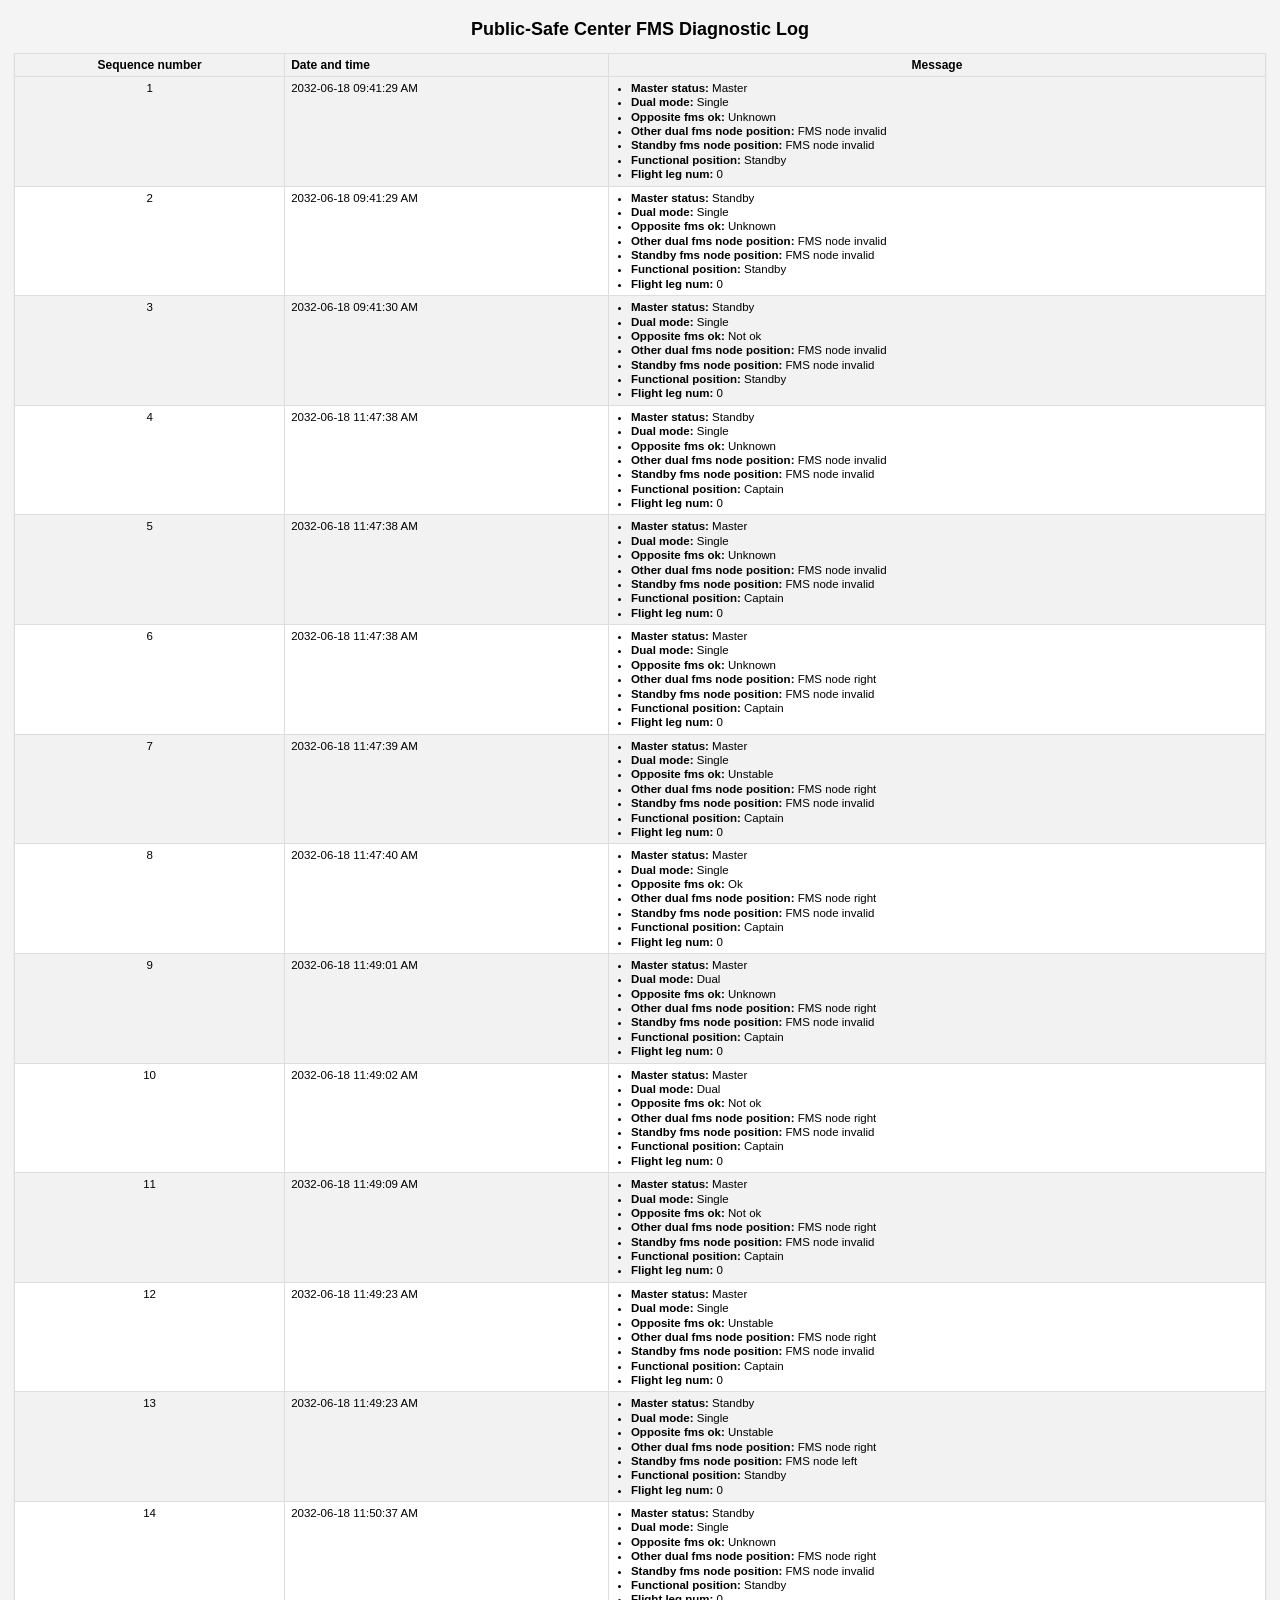
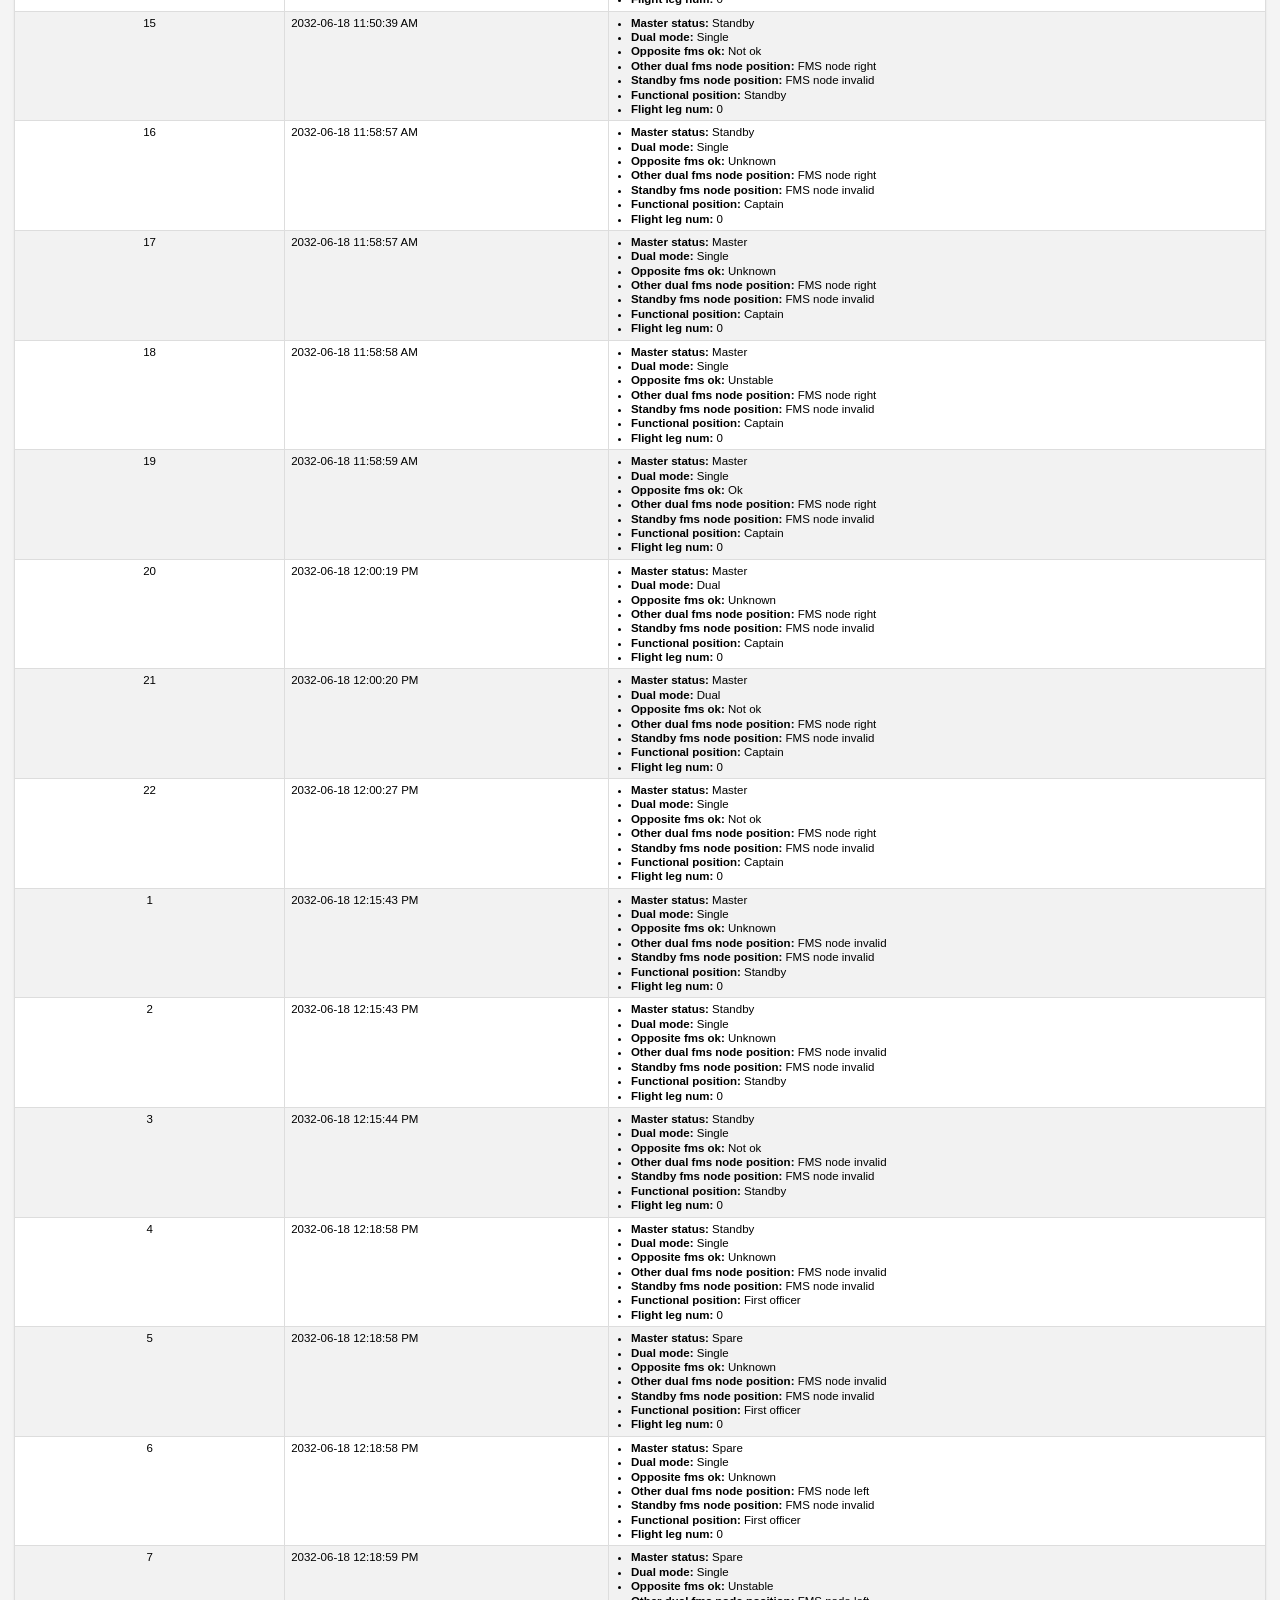
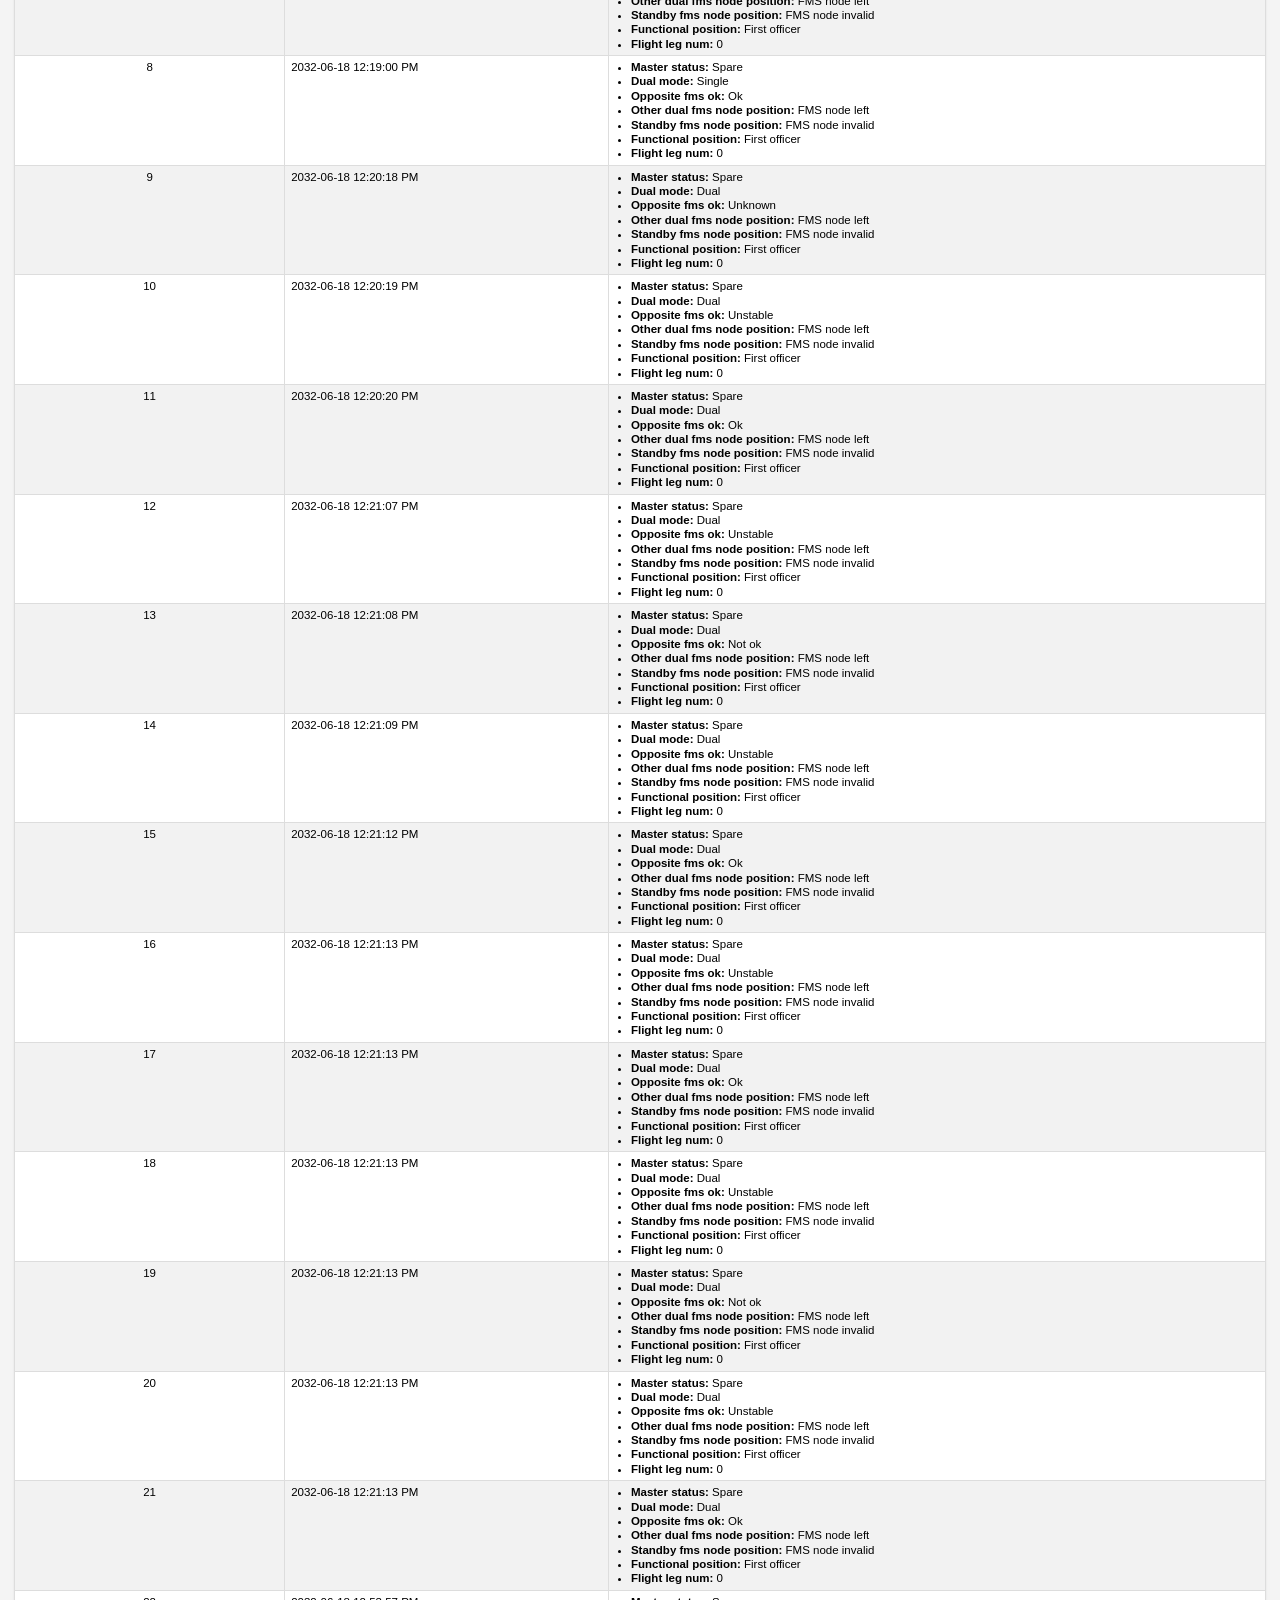
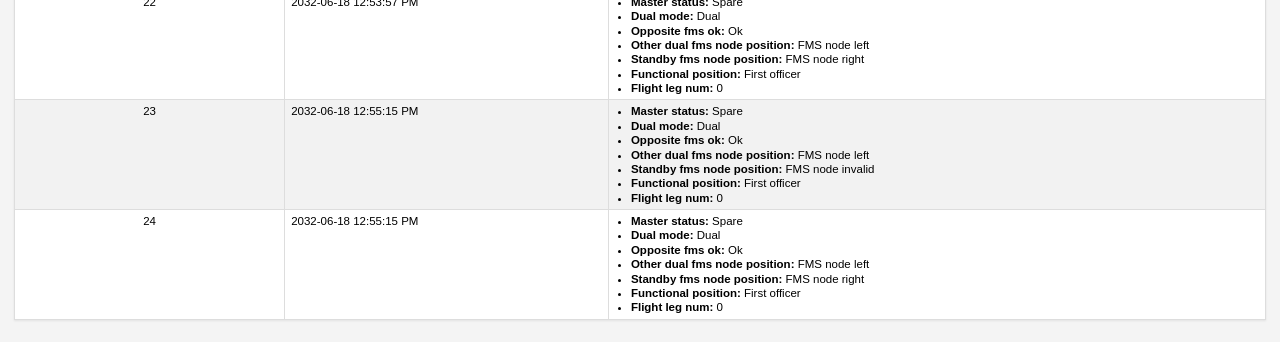
<file: NODE/NODE_B_State_Transition_Buffer_Log_6_Custom_Log_Decoded_Report.html>
<!DOCTYPE html>

<html lang="en">
<head>
<meta charset="utf-8"/>
<meta content="width=device-width, initial-scale=1.0" name="viewport"/>
<title>Public-Safe Center FMS Diagnostic Log</title>
<style>
        :root {
            --background-light: #f4f4f4;
            --background-dark: #333;
            --text-light: #000;
            --text-dark: #fff;
            --table-background-light: #fff;
            --table-background-dark: #444;
            --table-header-light: #f2f2f2;
            --table-header-dark: #666;
            --table-border-light: #ddd;
            --table-border-dark: #666;
            --hover-light: #e5e5e5;
            --hover-dark: #777;
            --alternate-row-light: #f2f2f2;
            --alternate-row-dark: #555;
            --muted-text-light: #888;
            --muted-text-dark: #bbb;
            --error-color-light: #b00020;
            --error-color-dark: #ff6b6b;
        }
        body {
            font-family: Arial, sans-serif;
            background-color: var(--background-light);
            color: var(--text-light);
            margin: 0;
            padding: 10px 14px;
            font-size: 12px;
            line-height: 1.25;
        }
        .log-table {
            width: 100%;
            border-collapse: collapse;
            background-color: var(--table-background-light);
            margin-bottom: 12px;
            box-shadow: 0 1px 2px rgba(0,0,0,0.08);
            table-layout: auto;
        }
        .log-table th, .log-table td {
            padding: 4px 6px;
            text-align: left;
            border: 1px solid var(--table-border-light);
            font-size: 11.5px;
        }
        .log-table th.center, .log-table td.center {
            text-align: center;
        }
        .log-table th.date-time, .log-table td.date-time {
            white-space: nowrap;
        }
        .log-table td.date-time {
            font-variant-numeric: tabular-nums;
        }
        .log-table th {
            background-color: var(--table-header-light);
            position: sticky;
            top: 0;
            z-index: 2;
            font-weight: 600;
            font-size: 12px;
            line-height: 1.2;
            vertical-align: middle;
        }
        .log-table td {
            vertical-align: top;
        }
        .log-table tr:nth-child(even) {
            background-color: var(--alternate-row-light);
        }
        .log-table tr:hover {
            background-color: var(--hover-light);
        }
        .na-data {
            color: var(--muted-text-light);
            font-style: italic;
        }
        .red-na-data {
            color: var(--error-color-light);
            font-style: italic;
        }
        .invalid-data {
            color: var(--error-color-light);
            font-weight: 600;
        }
        .page-heading {
            text-align: center;
            margin: 8px 0 12px 0;
            font-size: 18px;
            font-weight: 600;
        }
        .page-subheading {
            display: block;
            font-size: 14px;
            margin-top: 4px;
            color: var(--muted-text-light);
            font-weight: 400;
        }
        .data-words {
            font-family: 'Courier New', monospace;
            white-space: pre-wrap;
        }
        .msg {
            column-gap: 18px;
            column-fill: balance;
        }
        @media (min-width: 1400px) {
            .msg {
                column-width: 260px;
            }
        }
        .msg ul {
            margin: 0;
            padding-left: 16px;
        }
        .msg li {
            break-inside: avoid;
            -webkit-column-break-inside: avoid;
        }
        @media (prefers-color-scheme: dark) {
            body {
                background-color: var(--background-dark);
                color: var(--text-dark);
            }
            .log-table {
                background-color: var(--table-background-dark);
            }
            .log-table th, .log-table td {
                border: 1px solid var(--table-border-dark);
            }
            .log-table th {
                background-color: var(--table-header-dark);
            }
            .log-table tr:nth-child(even) {
                background-color: var(--alternate-row-dark);
            }
            .log-table tr:hover {
                background-color: var(--hover-dark);
            }
            .na-data {
                color: var(--muted-text-dark);
            }
            .red-na-data {
                color: var(--error-color-dark);
            }
            .invalid-data {
                color: var(--error-color-dark);
            }
            .page-subheading {
                color: var(--muted-text-dark);
            }
        }
    </style>
</head>
<body>
<h1 class="page-heading">Public-Safe Center FMS Diagnostic Log</h1>
<table class="log-table">
<tr>
<th class="center">Sequence number</th>
<th class="date-time">Date and time</th>
<th class="center">Message</th>
</tr>
<tr>
<td class="center">1</td>
<td class="date-time">2032-06-18 09:41:29 AM</td>
<td>
<div class="msg"><ul>
<li><strong>Master status:</strong> Master</li>
<li><strong>Dual mode:</strong> Single</li>
<li><strong>Opposite fms ok:</strong> Unknown</li>
<li><strong>Other dual fms node position:</strong> FMS node invalid</li>
<li><strong>Standby fms node position:</strong> FMS node invalid</li>
<li><strong>Functional position:</strong> Standby</li>
<li><strong>Flight leg num:</strong> 0</li>
</ul></div>
</td>
</tr>
<tr>
<td class="center">2</td>
<td class="date-time">2032-06-18 09:41:29 AM</td>
<td>
<div class="msg"><ul>
<li><strong>Master status:</strong> Standby</li>
<li><strong>Dual mode:</strong> Single</li>
<li><strong>Opposite fms ok:</strong> Unknown</li>
<li><strong>Other dual fms node position:</strong> FMS node invalid</li>
<li><strong>Standby fms node position:</strong> FMS node invalid</li>
<li><strong>Functional position:</strong> Standby</li>
<li><strong>Flight leg num:</strong> 0</li>
</ul></div>
</td>
</tr>
<tr>
<td class="center">3</td>
<td class="date-time">2032-06-18 09:41:30 AM</td>
<td>
<div class="msg"><ul>
<li><strong>Master status:</strong> Standby</li>
<li><strong>Dual mode:</strong> Single</li>
<li><strong>Opposite fms ok:</strong> Not ok</li>
<li><strong>Other dual fms node position:</strong> FMS node invalid</li>
<li><strong>Standby fms node position:</strong> FMS node invalid</li>
<li><strong>Functional position:</strong> Standby</li>
<li><strong>Flight leg num:</strong> 0</li>
</ul></div>
</td>
</tr>
<tr>
<td class="center">4</td>
<td class="date-time">2032-06-18 11:47:38 AM</td>
<td>
<div class="msg"><ul>
<li><strong>Master status:</strong> Standby</li>
<li><strong>Dual mode:</strong> Single</li>
<li><strong>Opposite fms ok:</strong> Unknown</li>
<li><strong>Other dual fms node position:</strong> FMS node invalid</li>
<li><strong>Standby fms node position:</strong> FMS node invalid</li>
<li><strong>Functional position:</strong> Captain</li>
<li><strong>Flight leg num:</strong> 0</li>
</ul></div>
</td>
</tr>
<tr>
<td class="center">5</td>
<td class="date-time">2032-06-18 11:47:38 AM</td>
<td>
<div class="msg"><ul>
<li><strong>Master status:</strong> Master</li>
<li><strong>Dual mode:</strong> Single</li>
<li><strong>Opposite fms ok:</strong> Unknown</li>
<li><strong>Other dual fms node position:</strong> FMS node invalid</li>
<li><strong>Standby fms node position:</strong> FMS node invalid</li>
<li><strong>Functional position:</strong> Captain</li>
<li><strong>Flight leg num:</strong> 0</li>
</ul></div>
</td>
</tr>
<tr>
<td class="center">6</td>
<td class="date-time">2032-06-18 11:47:38 AM</td>
<td>
<div class="msg"><ul>
<li><strong>Master status:</strong> Master</li>
<li><strong>Dual mode:</strong> Single</li>
<li><strong>Opposite fms ok:</strong> Unknown</li>
<li><strong>Other dual fms node position:</strong> FMS node right</li>
<li><strong>Standby fms node position:</strong> FMS node invalid</li>
<li><strong>Functional position:</strong> Captain</li>
<li><strong>Flight leg num:</strong> 0</li>
</ul></div>
</td>
</tr>
<tr>
<td class="center">7</td>
<td class="date-time">2032-06-18 11:47:39 AM</td>
<td>
<div class="msg"><ul>
<li><strong>Master status:</strong> Master</li>
<li><strong>Dual mode:</strong> Single</li>
<li><strong>Opposite fms ok:</strong> Unstable</li>
<li><strong>Other dual fms node position:</strong> FMS node right</li>
<li><strong>Standby fms node position:</strong> FMS node invalid</li>
<li><strong>Functional position:</strong> Captain</li>
<li><strong>Flight leg num:</strong> 0</li>
</ul></div>
</td>
</tr>
<tr>
<td class="center">8</td>
<td class="date-time">2032-06-18 11:47:40 AM</td>
<td>
<div class="msg"><ul>
<li><strong>Master status:</strong> Master</li>
<li><strong>Dual mode:</strong> Single</li>
<li><strong>Opposite fms ok:</strong> Ok</li>
<li><strong>Other dual fms node position:</strong> FMS node right</li>
<li><strong>Standby fms node position:</strong> FMS node invalid</li>
<li><strong>Functional position:</strong> Captain</li>
<li><strong>Flight leg num:</strong> 0</li>
</ul></div>
</td>
</tr>
<tr>
<td class="center">9</td>
<td class="date-time">2032-06-18 11:49:01 AM</td>
<td>
<div class="msg"><ul>
<li><strong>Master status:</strong> Master</li>
<li><strong>Dual mode:</strong> Dual</li>
<li><strong>Opposite fms ok:</strong> Unknown</li>
<li><strong>Other dual fms node position:</strong> FMS node right</li>
<li><strong>Standby fms node position:</strong> FMS node invalid</li>
<li><strong>Functional position:</strong> Captain</li>
<li><strong>Flight leg num:</strong> 0</li>
</ul></div>
</td>
</tr>
<tr>
<td class="center">10</td>
<td class="date-time">2032-06-18 11:49:02 AM</td>
<td>
<div class="msg"><ul>
<li><strong>Master status:</strong> Master</li>
<li><strong>Dual mode:</strong> Dual</li>
<li><strong>Opposite fms ok:</strong> Not ok</li>
<li><strong>Other dual fms node position:</strong> FMS node right</li>
<li><strong>Standby fms node position:</strong> FMS node invalid</li>
<li><strong>Functional position:</strong> Captain</li>
<li><strong>Flight leg num:</strong> 0</li>
</ul></div>
</td>
</tr>
<tr>
<td class="center">11</td>
<td class="date-time">2032-06-18 11:49:09 AM</td>
<td>
<div class="msg"><ul>
<li><strong>Master status:</strong> Master</li>
<li><strong>Dual mode:</strong> Single</li>
<li><strong>Opposite fms ok:</strong> Not ok</li>
<li><strong>Other dual fms node position:</strong> FMS node right</li>
<li><strong>Standby fms node position:</strong> FMS node invalid</li>
<li><strong>Functional position:</strong> Captain</li>
<li><strong>Flight leg num:</strong> 0</li>
</ul></div>
</td>
</tr>
<tr>
<td class="center">12</td>
<td class="date-time">2032-06-18 11:49:23 AM</td>
<td>
<div class="msg"><ul>
<li><strong>Master status:</strong> Master</li>
<li><strong>Dual mode:</strong> Single</li>
<li><strong>Opposite fms ok:</strong> Unstable</li>
<li><strong>Other dual fms node position:</strong> FMS node right</li>
<li><strong>Standby fms node position:</strong> FMS node invalid</li>
<li><strong>Functional position:</strong> Captain</li>
<li><strong>Flight leg num:</strong> 0</li>
</ul></div>
</td>
</tr>
<tr>
<td class="center">13</td>
<td class="date-time">2032-06-18 11:49:23 AM</td>
<td>
<div class="msg"><ul>
<li><strong>Master status:</strong> Standby</li>
<li><strong>Dual mode:</strong> Single</li>
<li><strong>Opposite fms ok:</strong> Unstable</li>
<li><strong>Other dual fms node position:</strong> FMS node right</li>
<li><strong>Standby fms node position:</strong> FMS node left</li>
<li><strong>Functional position:</strong> Standby</li>
<li><strong>Flight leg num:</strong> 0</li>
</ul></div>
</td>
</tr>
<tr>
<td class="center">14</td>
<td class="date-time">2032-06-18 11:50:37 AM</td>
<td>
<div class="msg"><ul>
<li><strong>Master status:</strong> Standby</li>
<li><strong>Dual mode:</strong> Single</li>
<li><strong>Opposite fms ok:</strong> Unknown</li>
<li><strong>Other dual fms node position:</strong> FMS node right</li>
<li><strong>Standby fms node position:</strong> FMS node invalid</li>
<li><strong>Functional position:</strong> Standby</li>
<li><strong>Flight leg num:</strong> 0</li>
</ul></div>
</td>
</tr>
<tr>
<td class="center">15</td>
<td class="date-time">2032-06-18 11:50:39 AM</td>
<td>
<div class="msg"><ul>
<li><strong>Master status:</strong> Standby</li>
<li><strong>Dual mode:</strong> Single</li>
<li><strong>Opposite fms ok:</strong> Not ok</li>
<li><strong>Other dual fms node position:</strong> FMS node right</li>
<li><strong>Standby fms node position:</strong> FMS node invalid</li>
<li><strong>Functional position:</strong> Standby</li>
<li><strong>Flight leg num:</strong> 0</li>
</ul></div>
</td>
</tr>
<tr>
<td class="center">16</td>
<td class="date-time">2032-06-18 11:58:57 AM</td>
<td>
<div class="msg"><ul>
<li><strong>Master status:</strong> Standby</li>
<li><strong>Dual mode:</strong> Single</li>
<li><strong>Opposite fms ok:</strong> Unknown</li>
<li><strong>Other dual fms node position:</strong> FMS node right</li>
<li><strong>Standby fms node position:</strong> FMS node invalid</li>
<li><strong>Functional position:</strong> Captain</li>
<li><strong>Flight leg num:</strong> 0</li>
</ul></div>
</td>
</tr>
<tr>
<td class="center">17</td>
<td class="date-time">2032-06-18 11:58:57 AM</td>
<td>
<div class="msg"><ul>
<li><strong>Master status:</strong> Master</li>
<li><strong>Dual mode:</strong> Single</li>
<li><strong>Opposite fms ok:</strong> Unknown</li>
<li><strong>Other dual fms node position:</strong> FMS node right</li>
<li><strong>Standby fms node position:</strong> FMS node invalid</li>
<li><strong>Functional position:</strong> Captain</li>
<li><strong>Flight leg num:</strong> 0</li>
</ul></div>
</td>
</tr>
<tr>
<td class="center">18</td>
<td class="date-time">2032-06-18 11:58:58 AM</td>
<td>
<div class="msg"><ul>
<li><strong>Master status:</strong> Master</li>
<li><strong>Dual mode:</strong> Single</li>
<li><strong>Opposite fms ok:</strong> Unstable</li>
<li><strong>Other dual fms node position:</strong> FMS node right</li>
<li><strong>Standby fms node position:</strong> FMS node invalid</li>
<li><strong>Functional position:</strong> Captain</li>
<li><strong>Flight leg num:</strong> 0</li>
</ul></div>
</td>
</tr>
<tr>
<td class="center">19</td>
<td class="date-time">2032-06-18 11:58:59 AM</td>
<td>
<div class="msg"><ul>
<li><strong>Master status:</strong> Master</li>
<li><strong>Dual mode:</strong> Single</li>
<li><strong>Opposite fms ok:</strong> Ok</li>
<li><strong>Other dual fms node position:</strong> FMS node right</li>
<li><strong>Standby fms node position:</strong> FMS node invalid</li>
<li><strong>Functional position:</strong> Captain</li>
<li><strong>Flight leg num:</strong> 0</li>
</ul></div>
</td>
</tr>
<tr>
<td class="center">20</td>
<td class="date-time">2032-06-18 12:00:19 PM</td>
<td>
<div class="msg"><ul>
<li><strong>Master status:</strong> Master</li>
<li><strong>Dual mode:</strong> Dual</li>
<li><strong>Opposite fms ok:</strong> Unknown</li>
<li><strong>Other dual fms node position:</strong> FMS node right</li>
<li><strong>Standby fms node position:</strong> FMS node invalid</li>
<li><strong>Functional position:</strong> Captain</li>
<li><strong>Flight leg num:</strong> 0</li>
</ul></div>
</td>
</tr>
<tr>
<td class="center">21</td>
<td class="date-time">2032-06-18 12:00:20 PM</td>
<td>
<div class="msg"><ul>
<li><strong>Master status:</strong> Master</li>
<li><strong>Dual mode:</strong> Dual</li>
<li><strong>Opposite fms ok:</strong> Not ok</li>
<li><strong>Other dual fms node position:</strong> FMS node right</li>
<li><strong>Standby fms node position:</strong> FMS node invalid</li>
<li><strong>Functional position:</strong> Captain</li>
<li><strong>Flight leg num:</strong> 0</li>
</ul></div>
</td>
</tr>
<tr>
<td class="center">22</td>
<td class="date-time">2032-06-18 12:00:27 PM</td>
<td>
<div class="msg"><ul>
<li><strong>Master status:</strong> Master</li>
<li><strong>Dual mode:</strong> Single</li>
<li><strong>Opposite fms ok:</strong> Not ok</li>
<li><strong>Other dual fms node position:</strong> FMS node right</li>
<li><strong>Standby fms node position:</strong> FMS node invalid</li>
<li><strong>Functional position:</strong> Captain</li>
<li><strong>Flight leg num:</strong> 0</li>
</ul></div>
</td>
</tr>
<tr>
<td class="center">1</td>
<td class="date-time">2032-06-18 12:15:43 PM</td>
<td>
<div class="msg"><ul>
<li><strong>Master status:</strong> Master</li>
<li><strong>Dual mode:</strong> Single</li>
<li><strong>Opposite fms ok:</strong> Unknown</li>
<li><strong>Other dual fms node position:</strong> FMS node invalid</li>
<li><strong>Standby fms node position:</strong> FMS node invalid</li>
<li><strong>Functional position:</strong> Standby</li>
<li><strong>Flight leg num:</strong> 0</li>
</ul></div>
</td>
</tr>
<tr>
<td class="center">2</td>
<td class="date-time">2032-06-18 12:15:43 PM</td>
<td>
<div class="msg"><ul>
<li><strong>Master status:</strong> Standby</li>
<li><strong>Dual mode:</strong> Single</li>
<li><strong>Opposite fms ok:</strong> Unknown</li>
<li><strong>Other dual fms node position:</strong> FMS node invalid</li>
<li><strong>Standby fms node position:</strong> FMS node invalid</li>
<li><strong>Functional position:</strong> Standby</li>
<li><strong>Flight leg num:</strong> 0</li>
</ul></div>
</td>
</tr>
<tr>
<td class="center">3</td>
<td class="date-time">2032-06-18 12:15:44 PM</td>
<td>
<div class="msg"><ul>
<li><strong>Master status:</strong> Standby</li>
<li><strong>Dual mode:</strong> Single</li>
<li><strong>Opposite fms ok:</strong> Not ok</li>
<li><strong>Other dual fms node position:</strong> FMS node invalid</li>
<li><strong>Standby fms node position:</strong> FMS node invalid</li>
<li><strong>Functional position:</strong> Standby</li>
<li><strong>Flight leg num:</strong> 0</li>
</ul></div>
</td>
</tr>
<tr>
<td class="center">4</td>
<td class="date-time">2032-06-18 12:18:58 PM</td>
<td>
<div class="msg"><ul>
<li><strong>Master status:</strong> Standby</li>
<li><strong>Dual mode:</strong> Single</li>
<li><strong>Opposite fms ok:</strong> Unknown</li>
<li><strong>Other dual fms node position:</strong> FMS node invalid</li>
<li><strong>Standby fms node position:</strong> FMS node invalid</li>
<li><strong>Functional position:</strong> First officer</li>
<li><strong>Flight leg num:</strong> 0</li>
</ul></div>
</td>
</tr>
<tr>
<td class="center">5</td>
<td class="date-time">2032-06-18 12:18:58 PM</td>
<td>
<div class="msg"><ul>
<li><strong>Master status:</strong> Spare</li>
<li><strong>Dual mode:</strong> Single</li>
<li><strong>Opposite fms ok:</strong> Unknown</li>
<li><strong>Other dual fms node position:</strong> FMS node invalid</li>
<li><strong>Standby fms node position:</strong> FMS node invalid</li>
<li><strong>Functional position:</strong> First officer</li>
<li><strong>Flight leg num:</strong> 0</li>
</ul></div>
</td>
</tr>
<tr>
<td class="center">6</td>
<td class="date-time">2032-06-18 12:18:58 PM</td>
<td>
<div class="msg"><ul>
<li><strong>Master status:</strong> Spare</li>
<li><strong>Dual mode:</strong> Single</li>
<li><strong>Opposite fms ok:</strong> Unknown</li>
<li><strong>Other dual fms node position:</strong> FMS node left</li>
<li><strong>Standby fms node position:</strong> FMS node invalid</li>
<li><strong>Functional position:</strong> First officer</li>
<li><strong>Flight leg num:</strong> 0</li>
</ul></div>
</td>
</tr>
<tr>
<td class="center">7</td>
<td class="date-time">2032-06-18 12:18:59 PM</td>
<td>
<div class="msg"><ul>
<li><strong>Master status:</strong> Spare</li>
<li><strong>Dual mode:</strong> Single</li>
<li><strong>Opposite fms ok:</strong> Unstable</li>
<li><strong>Other dual fms node position:</strong> FMS node left</li>
<li><strong>Standby fms node position:</strong> FMS node invalid</li>
<li><strong>Functional position:</strong> First officer</li>
<li><strong>Flight leg num:</strong> 0</li>
</ul></div>
</td>
</tr>
<tr>
<td class="center">8</td>
<td class="date-time">2032-06-18 12:19:00 PM</td>
<td>
<div class="msg"><ul>
<li><strong>Master status:</strong> Spare</li>
<li><strong>Dual mode:</strong> Single</li>
<li><strong>Opposite fms ok:</strong> Ok</li>
<li><strong>Other dual fms node position:</strong> FMS node left</li>
<li><strong>Standby fms node position:</strong> FMS node invalid</li>
<li><strong>Functional position:</strong> First officer</li>
<li><strong>Flight leg num:</strong> 0</li>
</ul></div>
</td>
</tr>
<tr>
<td class="center">9</td>
<td class="date-time">2032-06-18 12:20:18 PM</td>
<td>
<div class="msg"><ul>
<li><strong>Master status:</strong> Spare</li>
<li><strong>Dual mode:</strong> Dual</li>
<li><strong>Opposite fms ok:</strong> Unknown</li>
<li><strong>Other dual fms node position:</strong> FMS node left</li>
<li><strong>Standby fms node position:</strong> FMS node invalid</li>
<li><strong>Functional position:</strong> First officer</li>
<li><strong>Flight leg num:</strong> 0</li>
</ul></div>
</td>
</tr>
<tr>
<td class="center">10</td>
<td class="date-time">2032-06-18 12:20:19 PM</td>
<td>
<div class="msg"><ul>
<li><strong>Master status:</strong> Spare</li>
<li><strong>Dual mode:</strong> Dual</li>
<li><strong>Opposite fms ok:</strong> Unstable</li>
<li><strong>Other dual fms node position:</strong> FMS node left</li>
<li><strong>Standby fms node position:</strong> FMS node invalid</li>
<li><strong>Functional position:</strong> First officer</li>
<li><strong>Flight leg num:</strong> 0</li>
</ul></div>
</td>
</tr>
<tr>
<td class="center">11</td>
<td class="date-time">2032-06-18 12:20:20 PM</td>
<td>
<div class="msg"><ul>
<li><strong>Master status:</strong> Spare</li>
<li><strong>Dual mode:</strong> Dual</li>
<li><strong>Opposite fms ok:</strong> Ok</li>
<li><strong>Other dual fms node position:</strong> FMS node left</li>
<li><strong>Standby fms node position:</strong> FMS node invalid</li>
<li><strong>Functional position:</strong> First officer</li>
<li><strong>Flight leg num:</strong> 0</li>
</ul></div>
</td>
</tr>
<tr>
<td class="center">12</td>
<td class="date-time">2032-06-18 12:21:07 PM</td>
<td>
<div class="msg"><ul>
<li><strong>Master status:</strong> Spare</li>
<li><strong>Dual mode:</strong> Dual</li>
<li><strong>Opposite fms ok:</strong> Unstable</li>
<li><strong>Other dual fms node position:</strong> FMS node left</li>
<li><strong>Standby fms node position:</strong> FMS node invalid</li>
<li><strong>Functional position:</strong> First officer</li>
<li><strong>Flight leg num:</strong> 0</li>
</ul></div>
</td>
</tr>
<tr>
<td class="center">13</td>
<td class="date-time">2032-06-18 12:21:08 PM</td>
<td>
<div class="msg"><ul>
<li><strong>Master status:</strong> Spare</li>
<li><strong>Dual mode:</strong> Dual</li>
<li><strong>Opposite fms ok:</strong> Not ok</li>
<li><strong>Other dual fms node position:</strong> FMS node left</li>
<li><strong>Standby fms node position:</strong> FMS node invalid</li>
<li><strong>Functional position:</strong> First officer</li>
<li><strong>Flight leg num:</strong> 0</li>
</ul></div>
</td>
</tr>
<tr>
<td class="center">14</td>
<td class="date-time">2032-06-18 12:21:09 PM</td>
<td>
<div class="msg"><ul>
<li><strong>Master status:</strong> Spare</li>
<li><strong>Dual mode:</strong> Dual</li>
<li><strong>Opposite fms ok:</strong> Unstable</li>
<li><strong>Other dual fms node position:</strong> FMS node left</li>
<li><strong>Standby fms node position:</strong> FMS node invalid</li>
<li><strong>Functional position:</strong> First officer</li>
<li><strong>Flight leg num:</strong> 0</li>
</ul></div>
</td>
</tr>
<tr>
<td class="center">15</td>
<td class="date-time">2032-06-18 12:21:12 PM</td>
<td>
<div class="msg"><ul>
<li><strong>Master status:</strong> Spare</li>
<li><strong>Dual mode:</strong> Dual</li>
<li><strong>Opposite fms ok:</strong> Ok</li>
<li><strong>Other dual fms node position:</strong> FMS node left</li>
<li><strong>Standby fms node position:</strong> FMS node invalid</li>
<li><strong>Functional position:</strong> First officer</li>
<li><strong>Flight leg num:</strong> 0</li>
</ul></div>
</td>
</tr>
<tr>
<td class="center">16</td>
<td class="date-time">2032-06-18 12:21:13 PM</td>
<td>
<div class="msg"><ul>
<li><strong>Master status:</strong> Spare</li>
<li><strong>Dual mode:</strong> Dual</li>
<li><strong>Opposite fms ok:</strong> Unstable</li>
<li><strong>Other dual fms node position:</strong> FMS node left</li>
<li><strong>Standby fms node position:</strong> FMS node invalid</li>
<li><strong>Functional position:</strong> First officer</li>
<li><strong>Flight leg num:</strong> 0</li>
</ul></div>
</td>
</tr>
<tr>
<td class="center">17</td>
<td class="date-time">2032-06-18 12:21:13 PM</td>
<td>
<div class="msg"><ul>
<li><strong>Master status:</strong> Spare</li>
<li><strong>Dual mode:</strong> Dual</li>
<li><strong>Opposite fms ok:</strong> Ok</li>
<li><strong>Other dual fms node position:</strong> FMS node left</li>
<li><strong>Standby fms node position:</strong> FMS node invalid</li>
<li><strong>Functional position:</strong> First officer</li>
<li><strong>Flight leg num:</strong> 0</li>
</ul></div>
</td>
</tr>
<tr>
<td class="center">18</td>
<td class="date-time">2032-06-18 12:21:13 PM</td>
<td>
<div class="msg"><ul>
<li><strong>Master status:</strong> Spare</li>
<li><strong>Dual mode:</strong> Dual</li>
<li><strong>Opposite fms ok:</strong> Unstable</li>
<li><strong>Other dual fms node position:</strong> FMS node left</li>
<li><strong>Standby fms node position:</strong> FMS node invalid</li>
<li><strong>Functional position:</strong> First officer</li>
<li><strong>Flight leg num:</strong> 0</li>
</ul></div>
</td>
</tr>
<tr>
<td class="center">19</td>
<td class="date-time">2032-06-18 12:21:13 PM</td>
<td>
<div class="msg"><ul>
<li><strong>Master status:</strong> Spare</li>
<li><strong>Dual mode:</strong> Dual</li>
<li><strong>Opposite fms ok:</strong> Not ok</li>
<li><strong>Other dual fms node position:</strong> FMS node left</li>
<li><strong>Standby fms node position:</strong> FMS node invalid</li>
<li><strong>Functional position:</strong> First officer</li>
<li><strong>Flight leg num:</strong> 0</li>
</ul></div>
</td>
</tr>
<tr>
<td class="center">20</td>
<td class="date-time">2032-06-18 12:21:13 PM</td>
<td>
<div class="msg"><ul>
<li><strong>Master status:</strong> Spare</li>
<li><strong>Dual mode:</strong> Dual</li>
<li><strong>Opposite fms ok:</strong> Unstable</li>
<li><strong>Other dual fms node position:</strong> FMS node left</li>
<li><strong>Standby fms node position:</strong> FMS node invalid</li>
<li><strong>Functional position:</strong> First officer</li>
<li><strong>Flight leg num:</strong> 0</li>
</ul></div>
</td>
</tr>
<tr>
<td class="center">21</td>
<td class="date-time">2032-06-18 12:21:13 PM</td>
<td>
<div class="msg"><ul>
<li><strong>Master status:</strong> Spare</li>
<li><strong>Dual mode:</strong> Dual</li>
<li><strong>Opposite fms ok:</strong> Ok</li>
<li><strong>Other dual fms node position:</strong> FMS node left</li>
<li><strong>Standby fms node position:</strong> FMS node invalid</li>
<li><strong>Functional position:</strong> First officer</li>
<li><strong>Flight leg num:</strong> 0</li>
</ul></div>
</td>
</tr>
<tr>
<td class="center">22</td>
<td class="date-time">2032-06-18 12:53:57 PM</td>
<td>
<div class="msg"><ul>
<li><strong>Master status:</strong> Spare</li>
<li><strong>Dual mode:</strong> Dual</li>
<li><strong>Opposite fms ok:</strong> Ok</li>
<li><strong>Other dual fms node position:</strong> FMS node left</li>
<li><strong>Standby fms node position:</strong> FMS node right</li>
<li><strong>Functional position:</strong> First officer</li>
<li><strong>Flight leg num:</strong> 0</li>
</ul></div>
</td>
</tr>
<tr>
<td class="center">23</td>
<td class="date-time">2032-06-18 12:55:15 PM</td>
<td>
<div class="msg"><ul>
<li><strong>Master status:</strong> Spare</li>
<li><strong>Dual mode:</strong> Dual</li>
<li><strong>Opposite fms ok:</strong> Ok</li>
<li><strong>Other dual fms node position:</strong> FMS node left</li>
<li><strong>Standby fms node position:</strong> FMS node invalid</li>
<li><strong>Functional position:</strong> First officer</li>
<li><strong>Flight leg num:</strong> 0</li>
</ul></div>
</td>
</tr>
<tr>
<td class="center">24</td>
<td class="date-time">2032-06-18 12:55:15 PM</td>
<td>
<div class="msg"><ul>
<li><strong>Master status:</strong> Spare</li>
<li><strong>Dual mode:</strong> Dual</li>
<li><strong>Opposite fms ok:</strong> Ok</li>
<li><strong>Other dual fms node position:</strong> FMS node left</li>
<li><strong>Standby fms node position:</strong> FMS node right</li>
<li><strong>Functional position:</strong> First officer</li>
<li><strong>Flight leg num:</strong> 0</li>
</ul></div>
</td>
</tr>
</table>
</body>
</html>
</file>
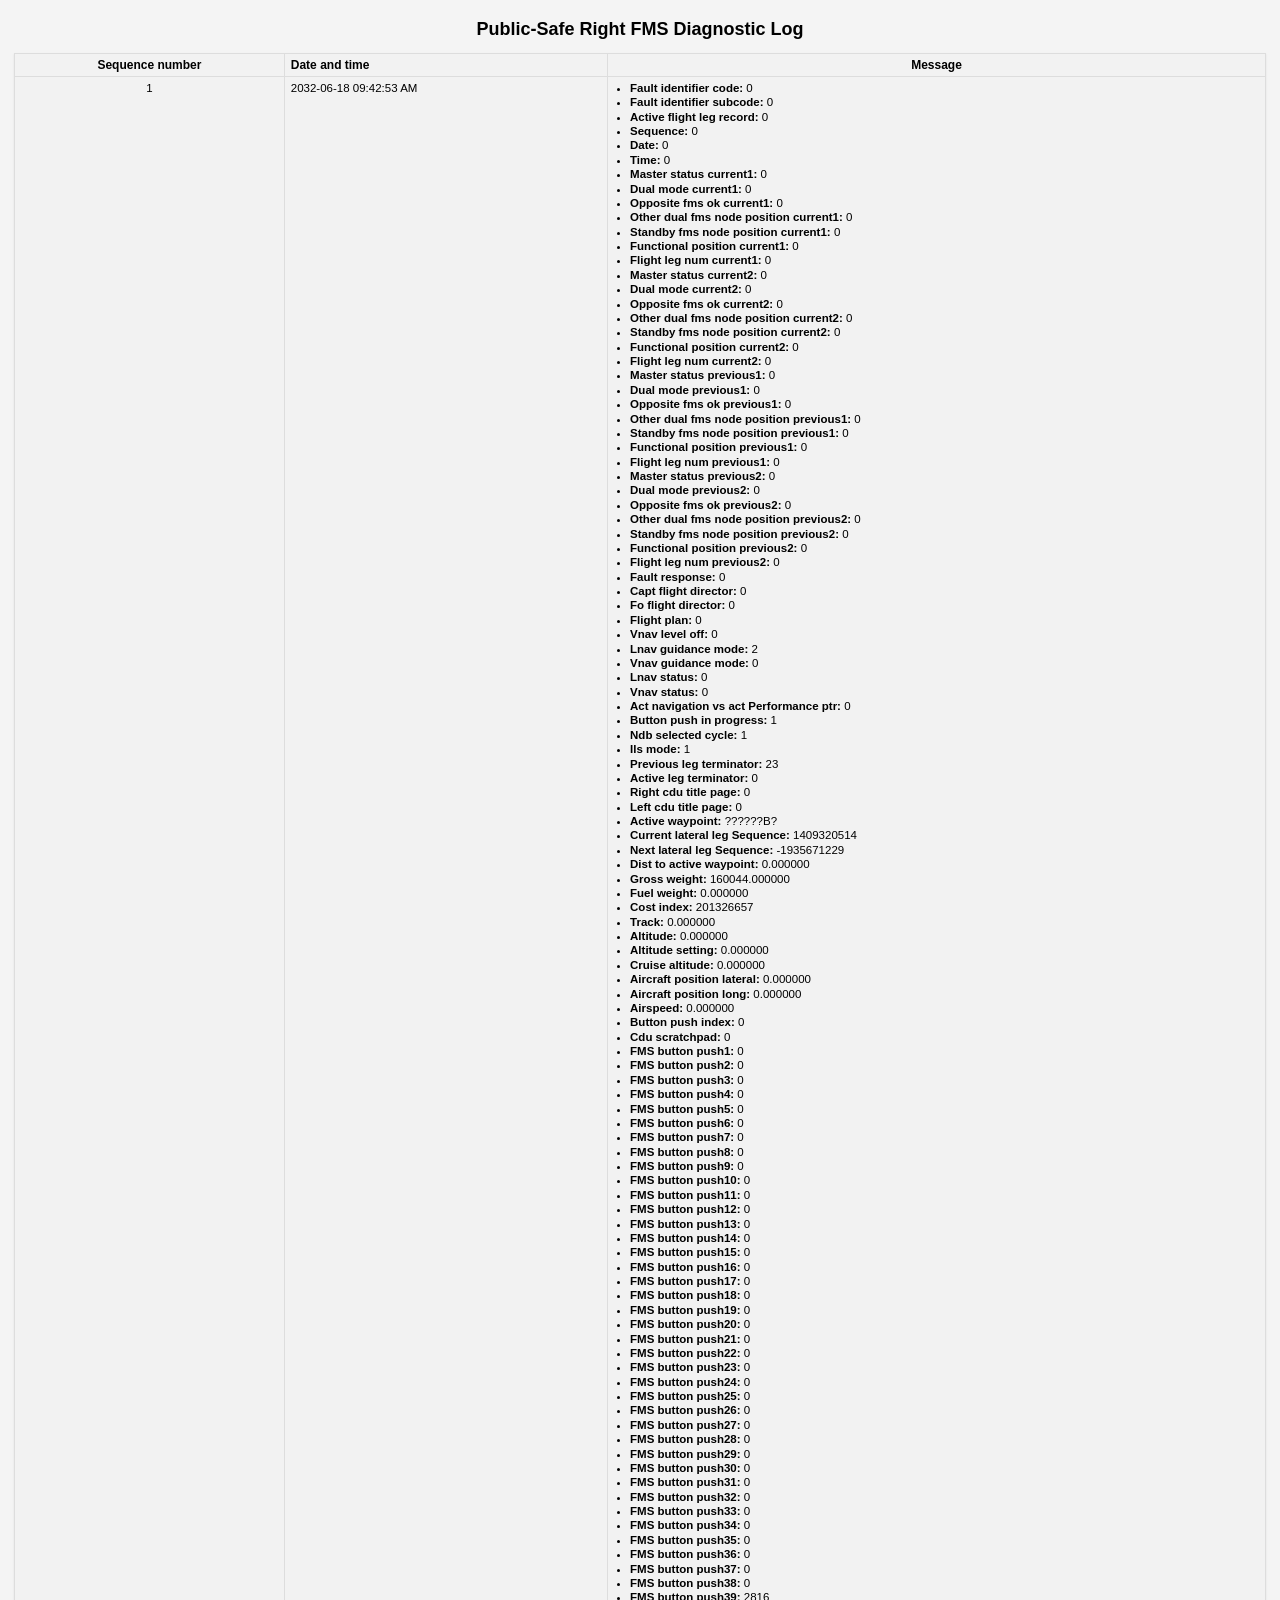
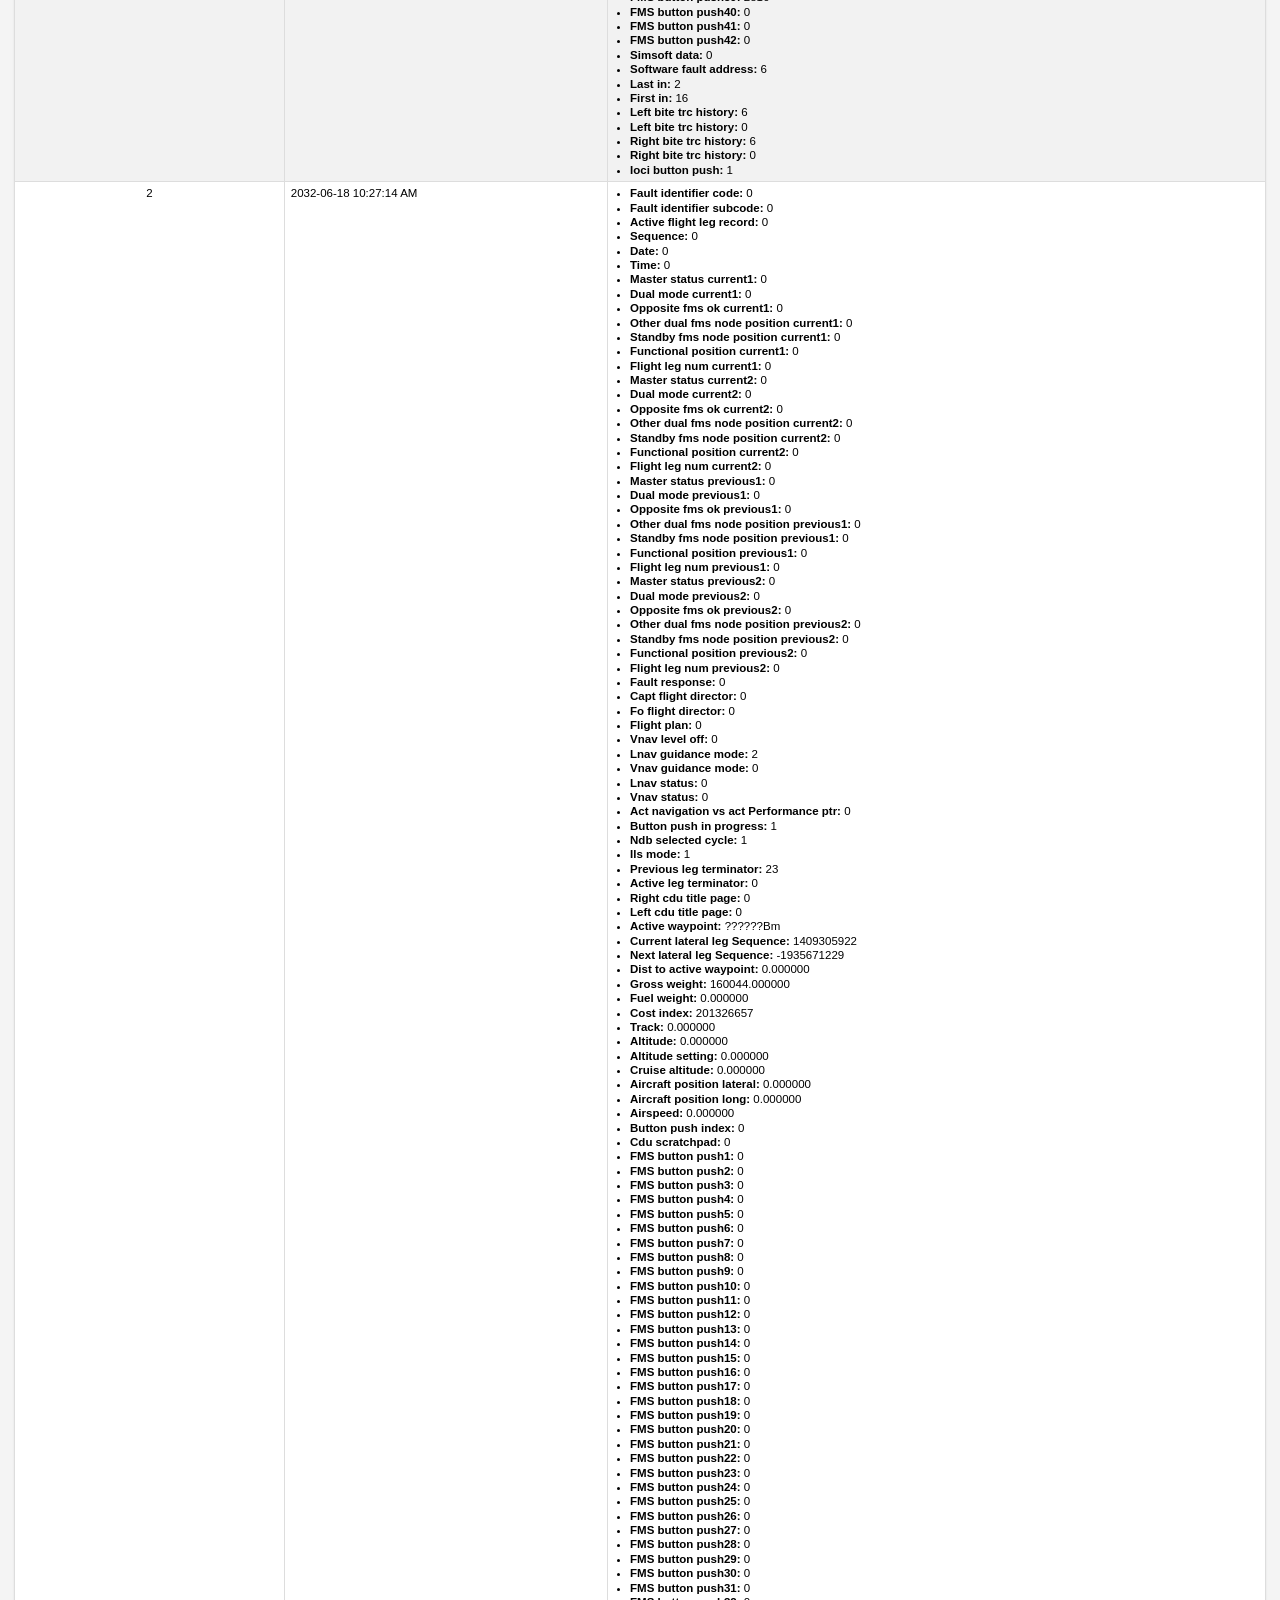
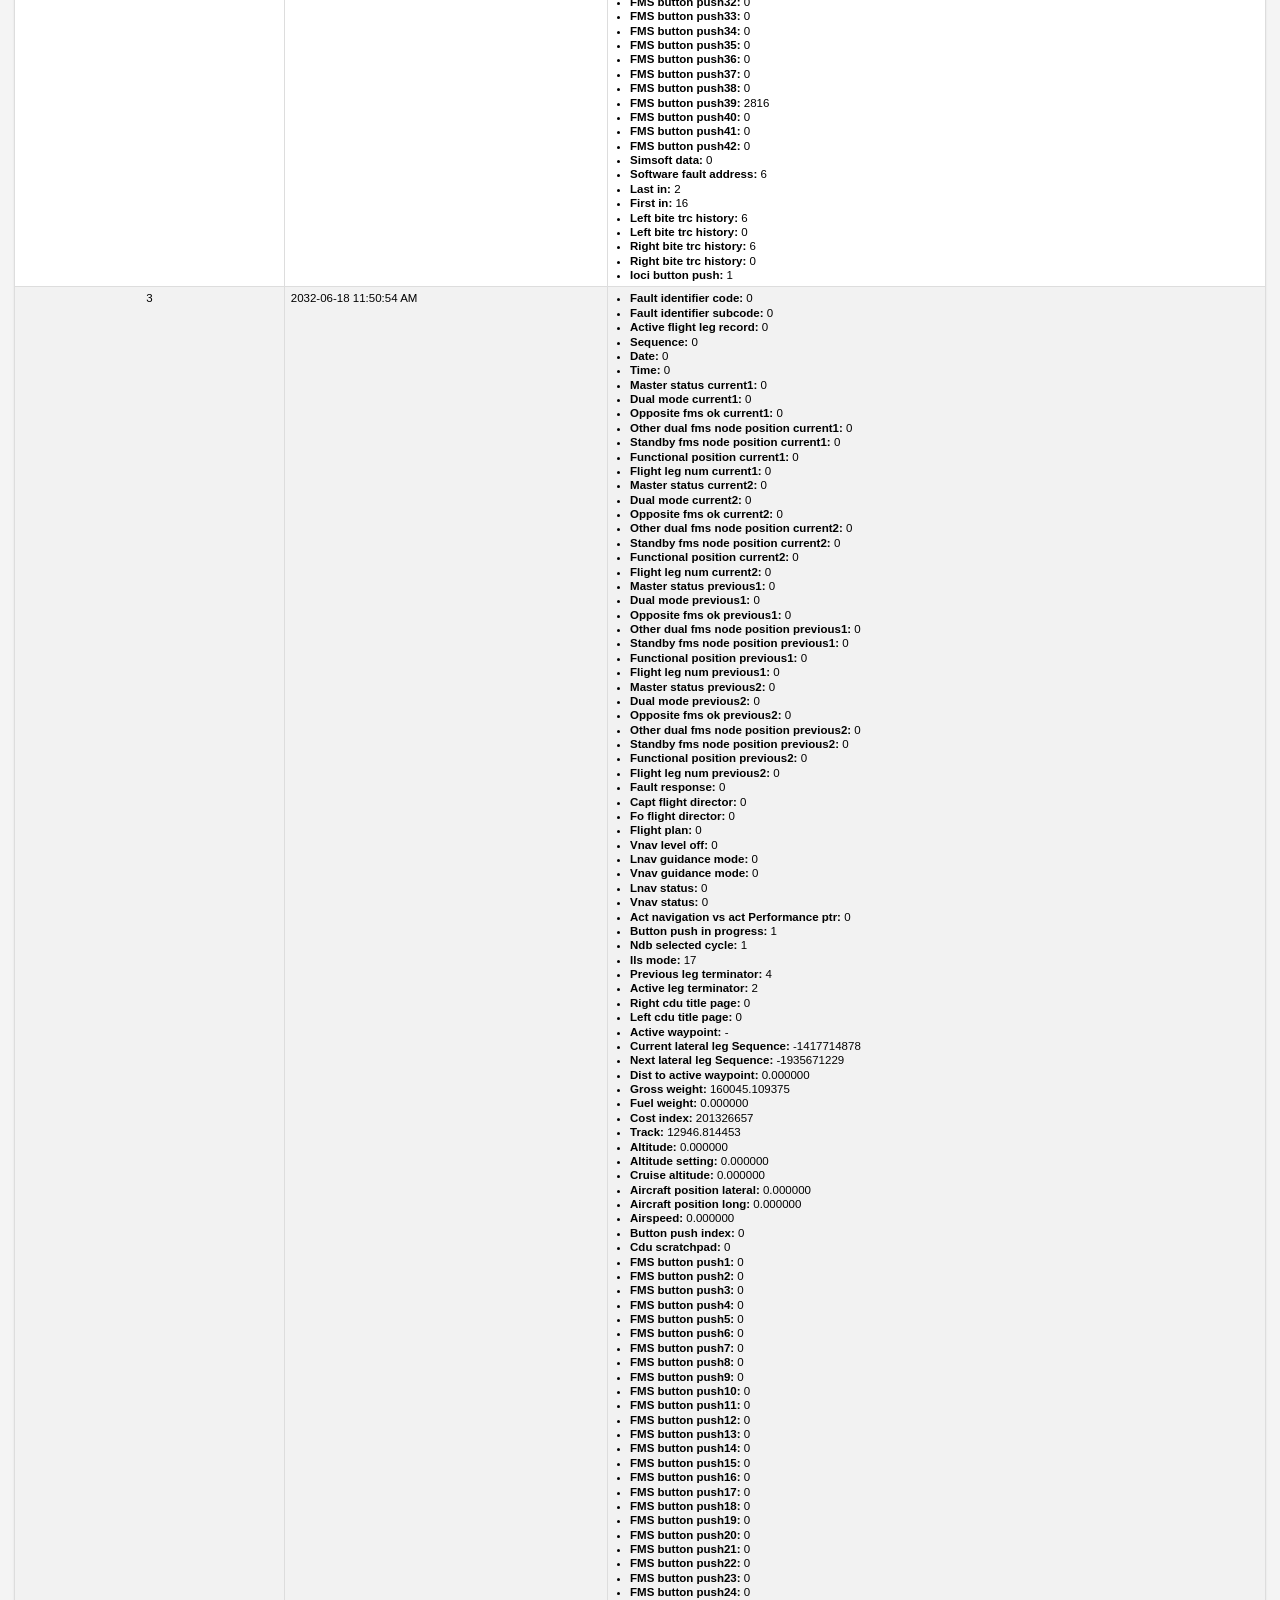
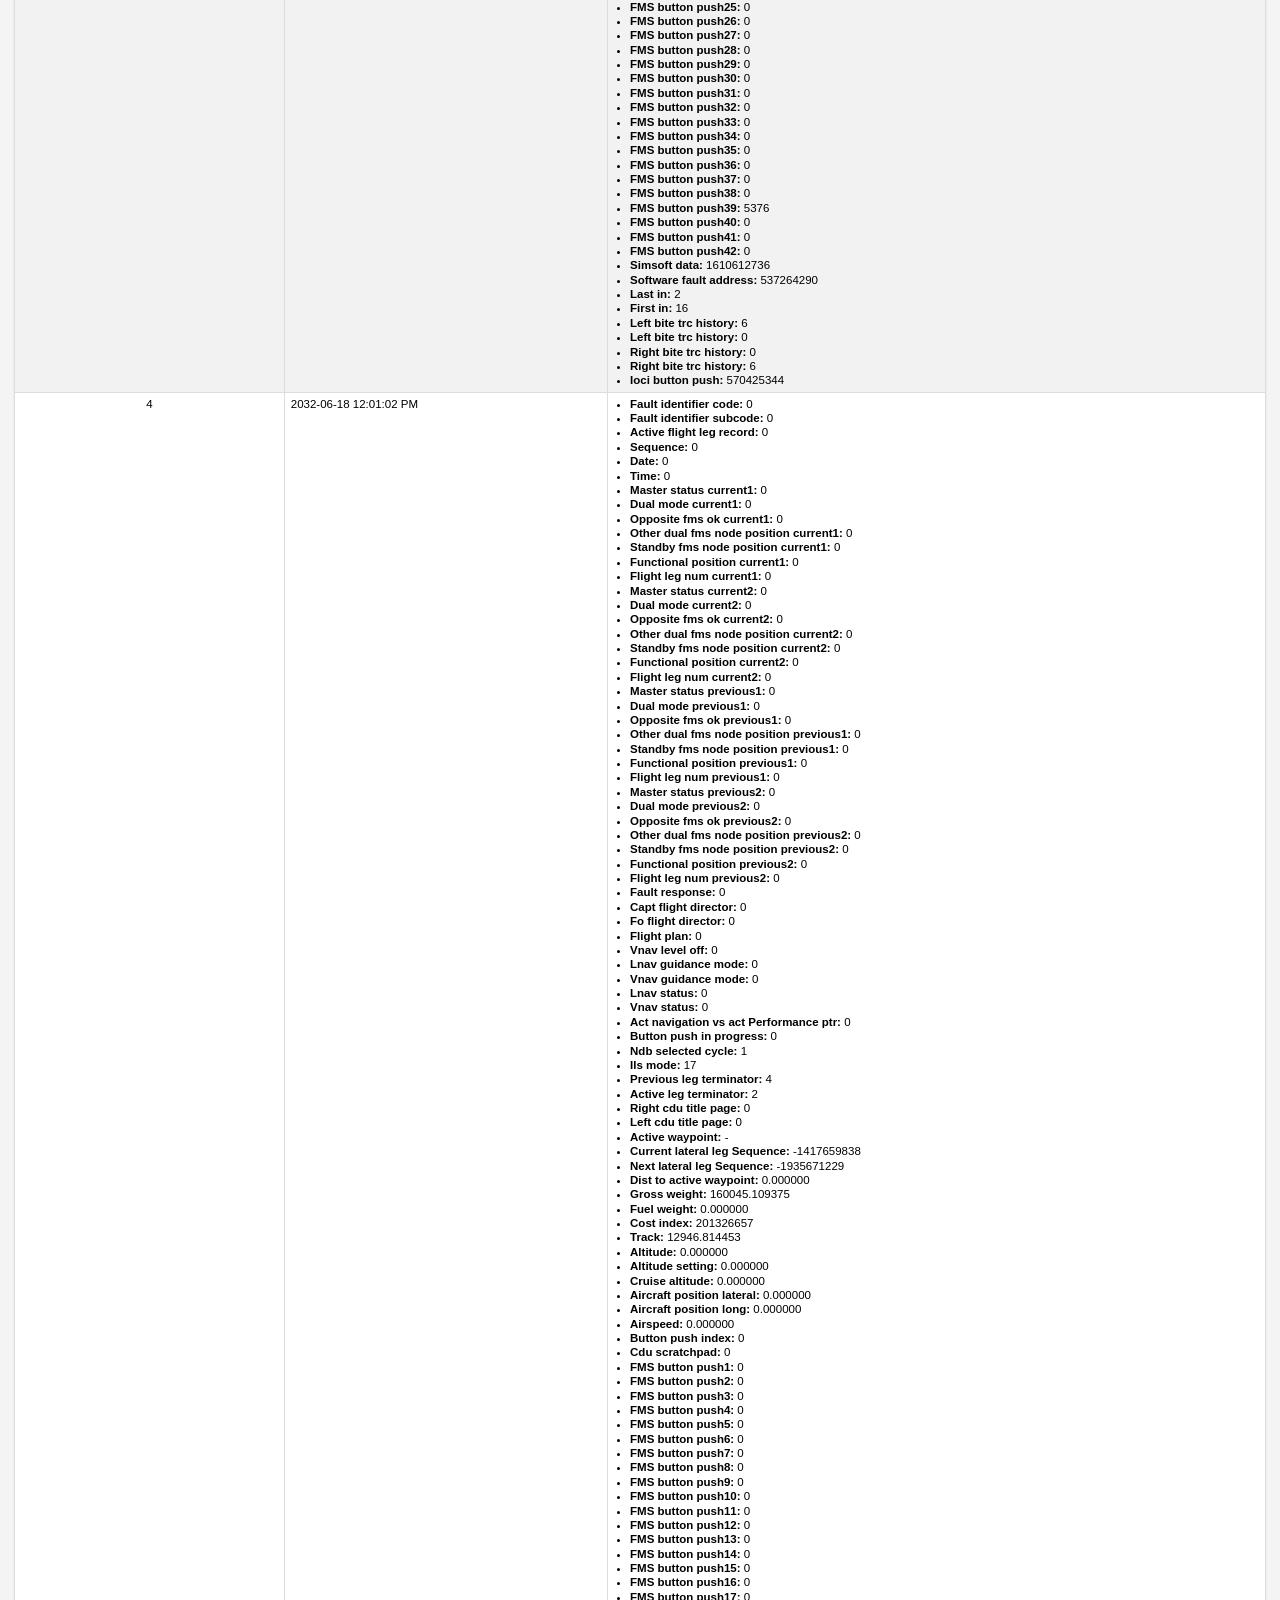
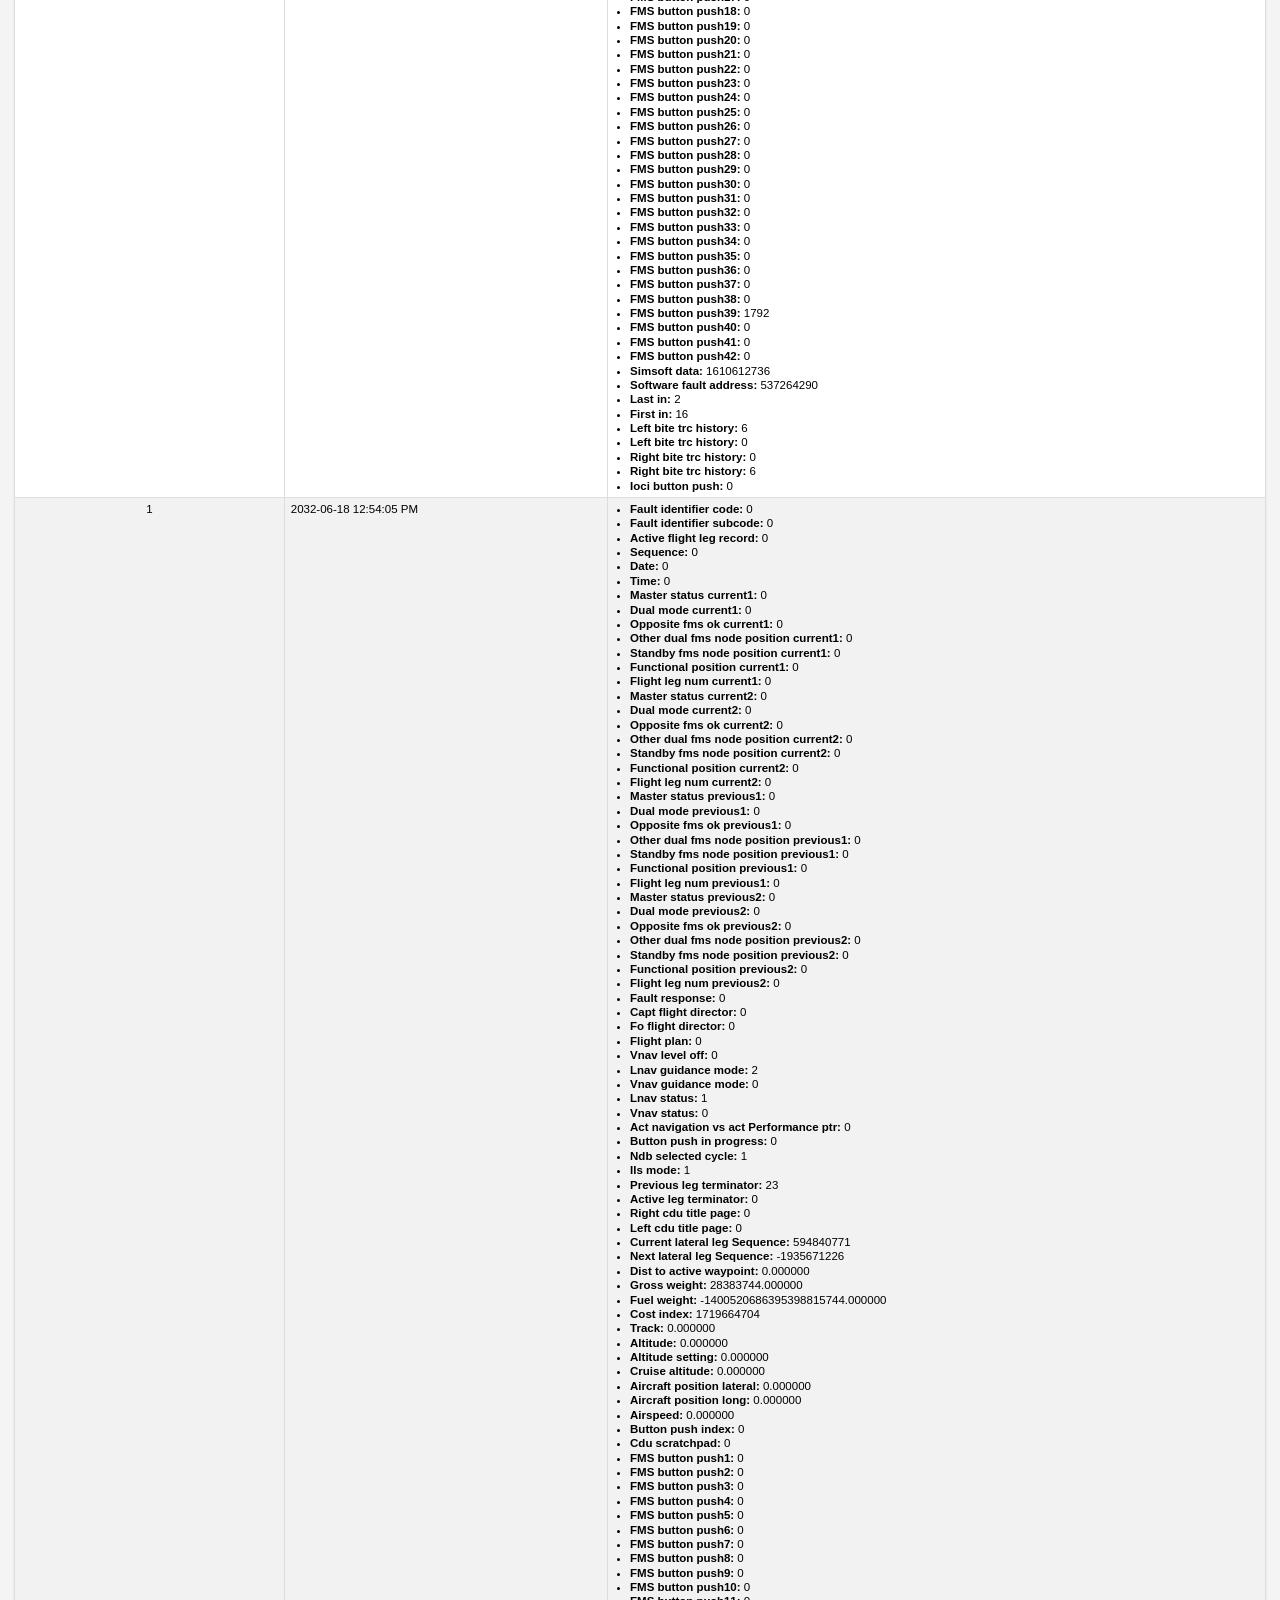
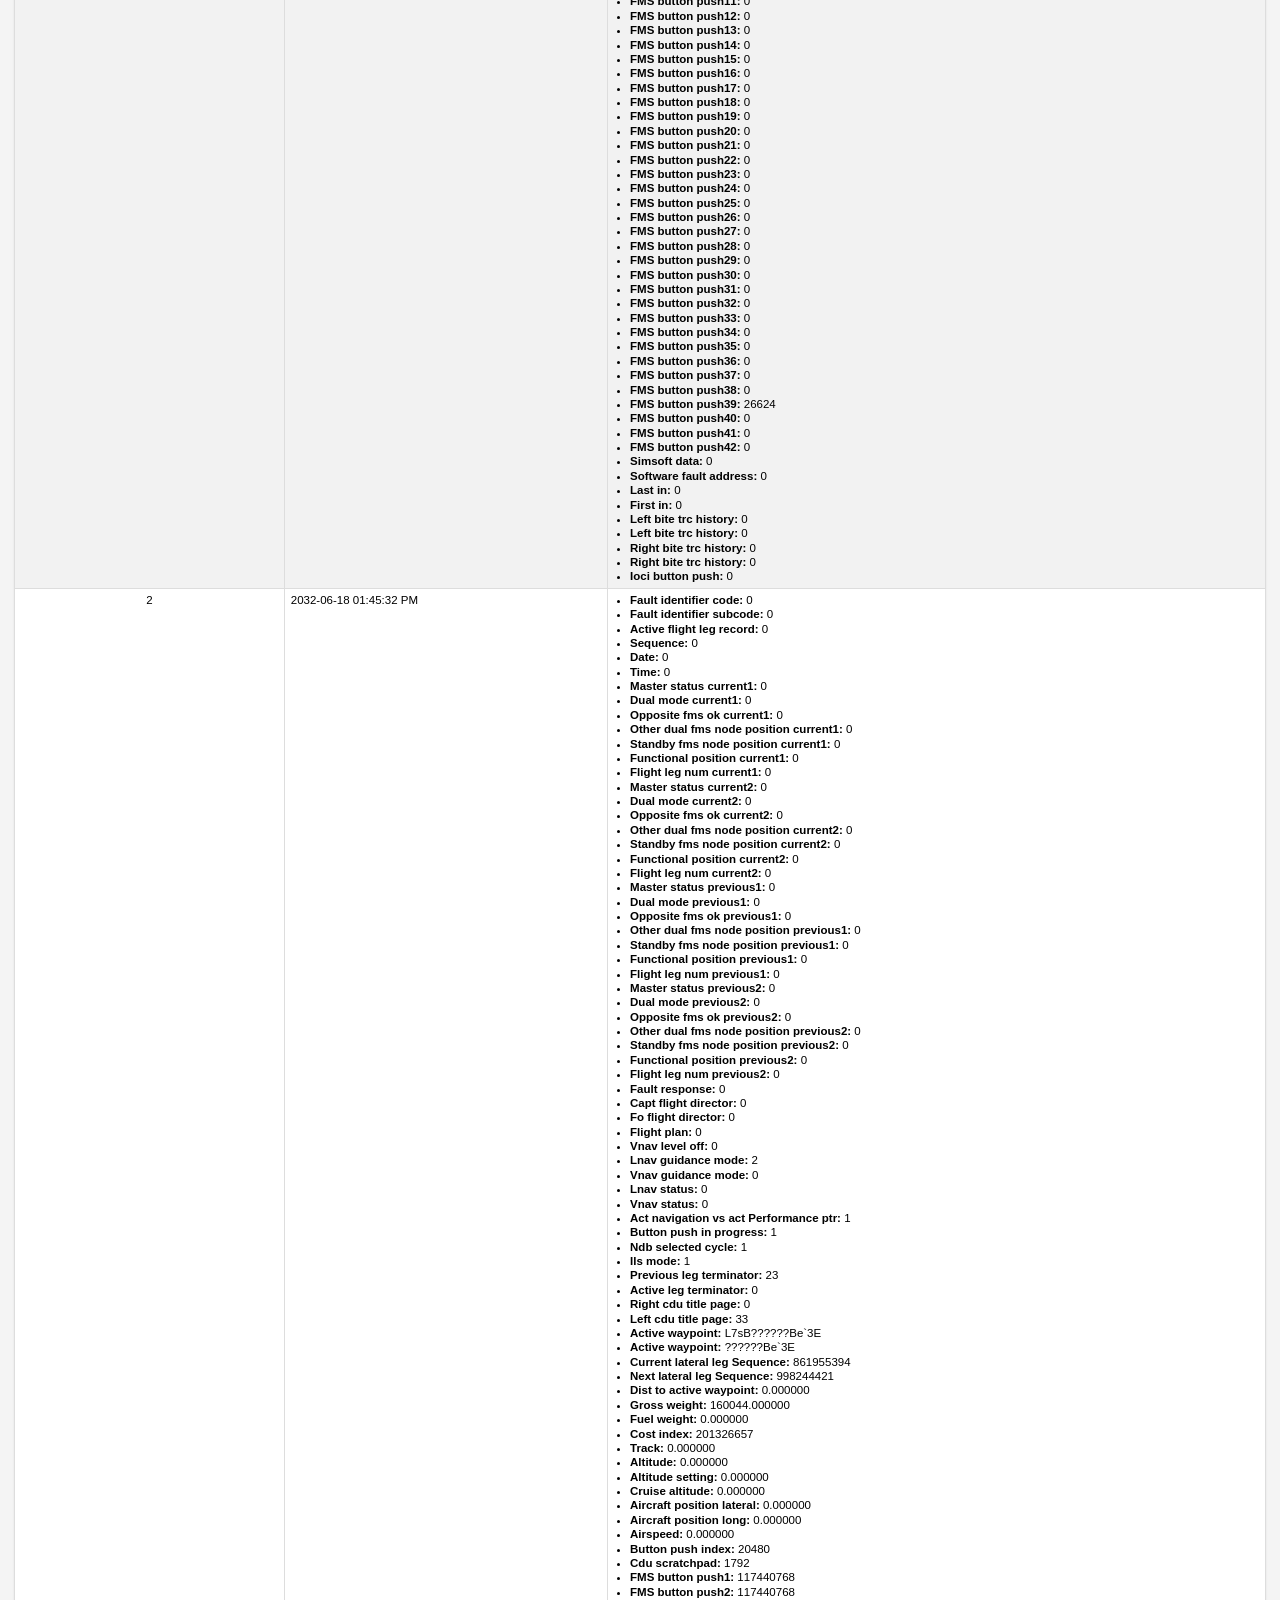
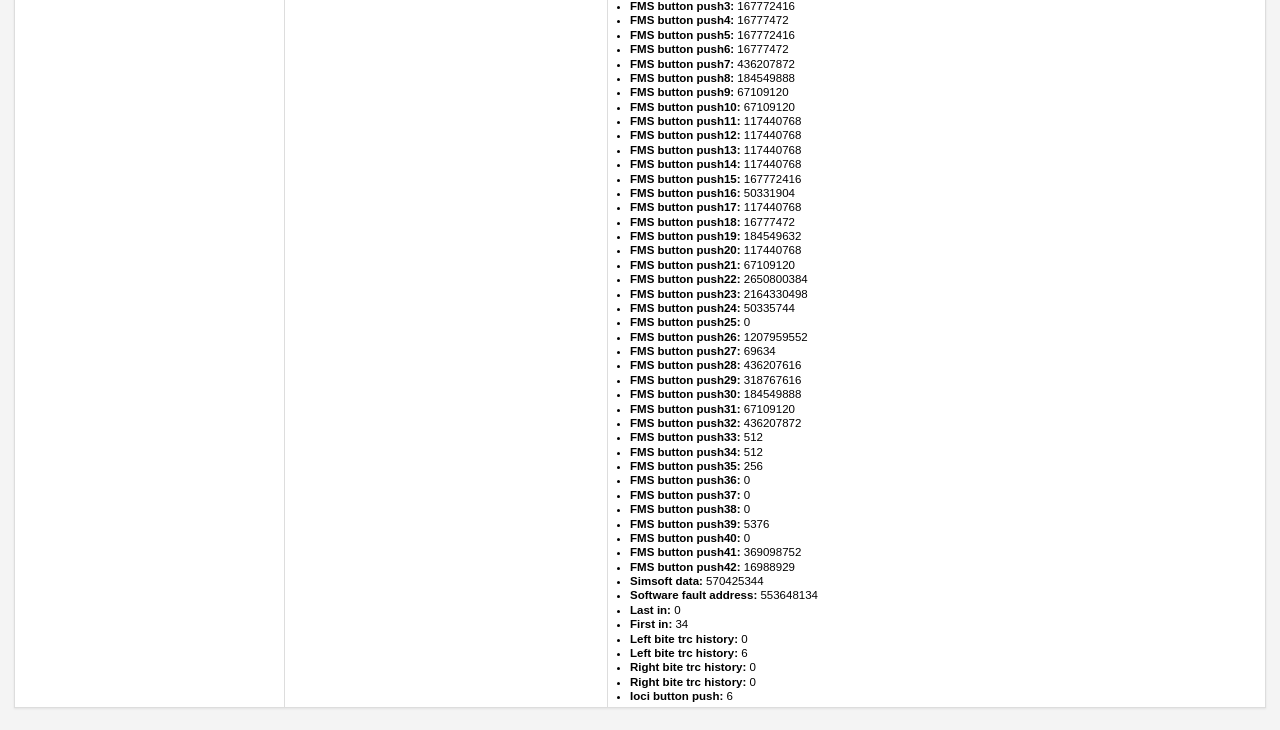
<file: NODE/NODE_C_Aircraft_State_Buffer_Log_6_Custom_Log_Decoded_Report.html>
<!DOCTYPE html>

<html lang="en">
<head>
<meta charset="utf-8"/>
<meta content="width=device-width, initial-scale=1.0" name="viewport"/>
<title>Public-Safe Right FMS Diagnostic Log</title>
<style>
        :root {
            --background-light: #f4f4f4;
            --background-dark: #333;
            --text-light: #000;
            --text-dark: #fff;
            --table-background-light: #fff;
            --table-background-dark: #444;
            --table-header-light: #f2f2f2;
            --table-header-dark: #666;
            --table-border-light: #ddd;
            --table-border-dark: #666;
            --hover-light: #e5e5e5;
            --hover-dark: #777;
            --alternate-row-light: #f2f2f2;
            --alternate-row-dark: #555;
            --muted-text-light: #888;
            --muted-text-dark: #bbb;
            --error-color-light: #b00020;
            --error-color-dark: #ff6b6b;
        }
        body {
            font-family: Arial, sans-serif;
            background-color: var(--background-light);
            color: var(--text-light);
            margin: 0;
            padding: 10px 14px;
            font-size: 12px;
            line-height: 1.25;
        }
        .log-table {
            width: 100%;
            border-collapse: collapse;
            background-color: var(--table-background-light);
            margin-bottom: 12px;
            box-shadow: 0 1px 2px rgba(0,0,0,0.08);
            table-layout: auto;
        }
        .log-table th, .log-table td {
            padding: 4px 6px;
            text-align: left;
            border: 1px solid var(--table-border-light);
            font-size: 11.5px;
        }
        .log-table th.center, .log-table td.center {
            text-align: center;
        }
        .log-table th.date-time, .log-table td.date-time {
            white-space: nowrap;
        }
        .log-table td.date-time {
            font-variant-numeric: tabular-nums;
        }
        .log-table th {
            background-color: var(--table-header-light);
            position: sticky;
            top: 0;
            z-index: 2;
            font-weight: 600;
            font-size: 12px;
            line-height: 1.2;
            vertical-align: middle;
        }
        .log-table td {
            vertical-align: top;
        }
        .log-table tr:nth-child(even) {
            background-color: var(--alternate-row-light);
        }
        .log-table tr:hover {
            background-color: var(--hover-light);
        }
        .na-data {
            color: var(--muted-text-light);
            font-style: italic;
        }
        .red-na-data {
            color: var(--error-color-light);
            font-style: italic;
        }
        .invalid-data {
            color: var(--error-color-light);
            font-weight: 600;
        }
        .page-heading {
            text-align: center;
            margin: 8px 0 12px 0;
            font-size: 18px;
            font-weight: 600;
        }
        .page-subheading {
            display: block;
            font-size: 14px;
            margin-top: 4px;
            color: var(--muted-text-light);
            font-weight: 400;
        }
        .data-words {
            font-family: 'Courier New', monospace;
            white-space: pre-wrap;
        }
        .msg {
            column-gap: 18px;
            column-fill: balance;
        }
        @media (min-width: 1400px) {
            .msg {
                column-width: 260px;
            }
        }
        .msg ul {
            margin: 0;
            padding-left: 16px;
        }
        .msg li {
            break-inside: avoid;
            -webkit-column-break-inside: avoid;
        }
        @media (prefers-color-scheme: dark) {
            body {
                background-color: var(--background-dark);
                color: var(--text-dark);
            }
            .log-table {
                background-color: var(--table-background-dark);
            }
            .log-table th, .log-table td {
                border: 1px solid var(--table-border-dark);
            }
            .log-table th {
                background-color: var(--table-header-dark);
            }
            .log-table tr:nth-child(even) {
                background-color: var(--alternate-row-dark);
            }
            .log-table tr:hover {
                background-color: var(--hover-dark);
            }
            .na-data {
                color: var(--muted-text-dark);
            }
            .red-na-data {
                color: var(--error-color-dark);
            }
            .invalid-data {
                color: var(--error-color-dark);
            }
            .page-subheading {
                color: var(--muted-text-dark);
            }
        }
    </style>
</head>
<body>
<h1 class="page-heading">Public-Safe Right FMS Diagnostic Log</h1>
<table class="log-table">
<tr>
<th class="center">Sequence number</th>
<th class="date-time">Date and time</th>
<th class="center">Message</th>
</tr>
<tr>
<td class="center">1</td>
<td class="date-time">2032-06-18 09:42:53 AM</td>
<td>
<div class="msg"><ul>
<li><strong>Fault identifier code:</strong> 0</li>
<li><strong>Fault identifier subcode:</strong> 0</li>
<li><strong>Active flight leg record:</strong> 0</li>
<li><strong>Sequence:</strong> 0</li>
<li><strong>Date:</strong> 0</li>
<li><strong>Time:</strong> 0</li>
<li><strong>Master status current1:</strong> 0</li>
<li><strong>Dual mode current1:</strong> 0</li>
<li><strong>Opposite fms ok current1:</strong> 0</li>
<li><strong>Other dual fms node position current1:</strong> 0</li>
<li><strong>Standby fms node position current1:</strong> 0</li>
<li><strong>Functional position current1:</strong> 0</li>
<li><strong>Flight leg num current1:</strong> 0</li>
<li><strong>Master status current2:</strong> 0</li>
<li><strong>Dual mode current2:</strong> 0</li>
<li><strong>Opposite fms ok current2:</strong> 0</li>
<li><strong>Other dual fms node position current2:</strong> 0</li>
<li><strong>Standby fms node position current2:</strong> 0</li>
<li><strong>Functional position current2:</strong> 0</li>
<li><strong>Flight leg num current2:</strong> 0</li>
<li><strong>Master status previous1:</strong> 0</li>
<li><strong>Dual mode previous1:</strong> 0</li>
<li><strong>Opposite fms ok previous1:</strong> 0</li>
<li><strong>Other dual fms node position previous1:</strong> 0</li>
<li><strong>Standby fms node position previous1:</strong> 0</li>
<li><strong>Functional position previous1:</strong> 0</li>
<li><strong>Flight leg num previous1:</strong> 0</li>
<li><strong>Master status previous2:</strong> 0</li>
<li><strong>Dual mode previous2:</strong> 0</li>
<li><strong>Opposite fms ok previous2:</strong> 0</li>
<li><strong>Other dual fms node position previous2:</strong> 0</li>
<li><strong>Standby fms node position previous2:</strong> 0</li>
<li><strong>Functional position previous2:</strong> 0</li>
<li><strong>Flight leg num previous2:</strong> 0</li>
<li><strong>Fault response:</strong> 0</li>
<li><strong>Capt flight director:</strong> 0</li>
<li><strong>Fo flight director:</strong> 0</li>
<li><strong>Flight plan:</strong> 0</li>
<li><strong>Vnav level off:</strong> 0</li>
<li><strong>Lnav guidance mode:</strong> 2</li>
<li><strong>Vnav guidance mode:</strong> 0</li>
<li><strong>Lnav status:</strong> 0</li>
<li><strong>Vnav status:</strong> 0</li>
<li><strong>Act navigation vs act Performance ptr:</strong> 0</li>
<li><strong>Button push in progress:</strong> 1</li>
<li><strong>Ndb selected cycle:</strong> 1</li>
<li><strong>Ils mode:</strong> 1</li>
<li><strong>Previous leg terminator:</strong> 23</li>
<li><strong>Active leg terminator:</strong> 0</li>
<li><strong>Right cdu title page:</strong> 0</li>
<li><strong>Left cdu title page:</strong> 0</li>
<li><strong>Active waypoint:</strong> ??????B?</li>
<li><strong>Current lateral leg Sequence:</strong> 1409320514</li>
<li><strong>Next lateral leg Sequence:</strong> -1935671229</li>
<li><strong>Dist to active waypoint:</strong> 0.000000</li>
<li><strong>Gross weight:</strong> 160044.000000</li>
<li><strong>Fuel weight:</strong> 0.000000</li>
<li><strong>Cost index:</strong> 201326657</li>
<li><strong>Track:</strong> 0.000000</li>
<li><strong>Altitude:</strong> 0.000000</li>
<li><strong>Altitude setting:</strong> 0.000000</li>
<li><strong>Cruise altitude:</strong> 0.000000</li>
<li><strong>Aircraft position lateral:</strong> 0.000000</li>
<li><strong>Aircraft position long:</strong> 0.000000</li>
<li><strong>Airspeed:</strong> 0.000000</li>
<li><strong>Button push index:</strong> 0</li>
<li><strong>Cdu scratchpad:</strong> 0</li>
<li><strong>FMS button push1:</strong> 0</li>
<li><strong>FMS button push2:</strong> 0</li>
<li><strong>FMS button push3:</strong> 0</li>
<li><strong>FMS button push4:</strong> 0</li>
<li><strong>FMS button push5:</strong> 0</li>
<li><strong>FMS button push6:</strong> 0</li>
<li><strong>FMS button push7:</strong> 0</li>
<li><strong>FMS button push8:</strong> 0</li>
<li><strong>FMS button push9:</strong> 0</li>
<li><strong>FMS button push10:</strong> 0</li>
<li><strong>FMS button push11:</strong> 0</li>
<li><strong>FMS button push12:</strong> 0</li>
<li><strong>FMS button push13:</strong> 0</li>
<li><strong>FMS button push14:</strong> 0</li>
<li><strong>FMS button push15:</strong> 0</li>
<li><strong>FMS button push16:</strong> 0</li>
<li><strong>FMS button push17:</strong> 0</li>
<li><strong>FMS button push18:</strong> 0</li>
<li><strong>FMS button push19:</strong> 0</li>
<li><strong>FMS button push20:</strong> 0</li>
<li><strong>FMS button push21:</strong> 0</li>
<li><strong>FMS button push22:</strong> 0</li>
<li><strong>FMS button push23:</strong> 0</li>
<li><strong>FMS button push24:</strong> 0</li>
<li><strong>FMS button push25:</strong> 0</li>
<li><strong>FMS button push26:</strong> 0</li>
<li><strong>FMS button push27:</strong> 0</li>
<li><strong>FMS button push28:</strong> 0</li>
<li><strong>FMS button push29:</strong> 0</li>
<li><strong>FMS button push30:</strong> 0</li>
<li><strong>FMS button push31:</strong> 0</li>
<li><strong>FMS button push32:</strong> 0</li>
<li><strong>FMS button push33:</strong> 0</li>
<li><strong>FMS button push34:</strong> 0</li>
<li><strong>FMS button push35:</strong> 0</li>
<li><strong>FMS button push36:</strong> 0</li>
<li><strong>FMS button push37:</strong> 0</li>
<li><strong>FMS button push38:</strong> 0</li>
<li><strong>FMS button push39:</strong> 2816</li>
<li><strong>FMS button push40:</strong> 0</li>
<li><strong>FMS button push41:</strong> 0</li>
<li><strong>FMS button push42:</strong> 0</li>
<li><strong>Simsoft data:</strong> 0</li>
<li><strong>Software fault address:</strong> 6</li>
<li><strong>Last in:</strong> 2</li>
<li><strong>First in:</strong> 16</li>
<li><strong>Left bite trc history:</strong> 6</li>
<li><strong>Left bite trc history:</strong> 0</li>
<li><strong>Right bite trc history:</strong> 6</li>
<li><strong>Right bite trc history:</strong> 0</li>
<li><strong>Ioci button push:</strong> 1</li>
</ul></div>
</td>
</tr>
<tr>
<td class="center">2</td>
<td class="date-time">2032-06-18 10:27:14 AM</td>
<td>
<div class="msg"><ul>
<li><strong>Fault identifier code:</strong> 0</li>
<li><strong>Fault identifier subcode:</strong> 0</li>
<li><strong>Active flight leg record:</strong> 0</li>
<li><strong>Sequence:</strong> 0</li>
<li><strong>Date:</strong> 0</li>
<li><strong>Time:</strong> 0</li>
<li><strong>Master status current1:</strong> 0</li>
<li><strong>Dual mode current1:</strong> 0</li>
<li><strong>Opposite fms ok current1:</strong> 0</li>
<li><strong>Other dual fms node position current1:</strong> 0</li>
<li><strong>Standby fms node position current1:</strong> 0</li>
<li><strong>Functional position current1:</strong> 0</li>
<li><strong>Flight leg num current1:</strong> 0</li>
<li><strong>Master status current2:</strong> 0</li>
<li><strong>Dual mode current2:</strong> 0</li>
<li><strong>Opposite fms ok current2:</strong> 0</li>
<li><strong>Other dual fms node position current2:</strong> 0</li>
<li><strong>Standby fms node position current2:</strong> 0</li>
<li><strong>Functional position current2:</strong> 0</li>
<li><strong>Flight leg num current2:</strong> 0</li>
<li><strong>Master status previous1:</strong> 0</li>
<li><strong>Dual mode previous1:</strong> 0</li>
<li><strong>Opposite fms ok previous1:</strong> 0</li>
<li><strong>Other dual fms node position previous1:</strong> 0</li>
<li><strong>Standby fms node position previous1:</strong> 0</li>
<li><strong>Functional position previous1:</strong> 0</li>
<li><strong>Flight leg num previous1:</strong> 0</li>
<li><strong>Master status previous2:</strong> 0</li>
<li><strong>Dual mode previous2:</strong> 0</li>
<li><strong>Opposite fms ok previous2:</strong> 0</li>
<li><strong>Other dual fms node position previous2:</strong> 0</li>
<li><strong>Standby fms node position previous2:</strong> 0</li>
<li><strong>Functional position previous2:</strong> 0</li>
<li><strong>Flight leg num previous2:</strong> 0</li>
<li><strong>Fault response:</strong> 0</li>
<li><strong>Capt flight director:</strong> 0</li>
<li><strong>Fo flight director:</strong> 0</li>
<li><strong>Flight plan:</strong> 0</li>
<li><strong>Vnav level off:</strong> 0</li>
<li><strong>Lnav guidance mode:</strong> 2</li>
<li><strong>Vnav guidance mode:</strong> 0</li>
<li><strong>Lnav status:</strong> 0</li>
<li><strong>Vnav status:</strong> 0</li>
<li><strong>Act navigation vs act Performance ptr:</strong> 0</li>
<li><strong>Button push in progress:</strong> 1</li>
<li><strong>Ndb selected cycle:</strong> 1</li>
<li><strong>Ils mode:</strong> 1</li>
<li><strong>Previous leg terminator:</strong> 23</li>
<li><strong>Active leg terminator:</strong> 0</li>
<li><strong>Right cdu title page:</strong> 0</li>
<li><strong>Left cdu title page:</strong> 0</li>
<li><strong>Active waypoint:</strong> ??????Bm</li>
<li><strong>Current lateral leg Sequence:</strong> 1409305922</li>
<li><strong>Next lateral leg Sequence:</strong> -1935671229</li>
<li><strong>Dist to active waypoint:</strong> 0.000000</li>
<li><strong>Gross weight:</strong> 160044.000000</li>
<li><strong>Fuel weight:</strong> 0.000000</li>
<li><strong>Cost index:</strong> 201326657</li>
<li><strong>Track:</strong> 0.000000</li>
<li><strong>Altitude:</strong> 0.000000</li>
<li><strong>Altitude setting:</strong> 0.000000</li>
<li><strong>Cruise altitude:</strong> 0.000000</li>
<li><strong>Aircraft position lateral:</strong> 0.000000</li>
<li><strong>Aircraft position long:</strong> 0.000000</li>
<li><strong>Airspeed:</strong> 0.000000</li>
<li><strong>Button push index:</strong> 0</li>
<li><strong>Cdu scratchpad:</strong> 0</li>
<li><strong>FMS button push1:</strong> 0</li>
<li><strong>FMS button push2:</strong> 0</li>
<li><strong>FMS button push3:</strong> 0</li>
<li><strong>FMS button push4:</strong> 0</li>
<li><strong>FMS button push5:</strong> 0</li>
<li><strong>FMS button push6:</strong> 0</li>
<li><strong>FMS button push7:</strong> 0</li>
<li><strong>FMS button push8:</strong> 0</li>
<li><strong>FMS button push9:</strong> 0</li>
<li><strong>FMS button push10:</strong> 0</li>
<li><strong>FMS button push11:</strong> 0</li>
<li><strong>FMS button push12:</strong> 0</li>
<li><strong>FMS button push13:</strong> 0</li>
<li><strong>FMS button push14:</strong> 0</li>
<li><strong>FMS button push15:</strong> 0</li>
<li><strong>FMS button push16:</strong> 0</li>
<li><strong>FMS button push17:</strong> 0</li>
<li><strong>FMS button push18:</strong> 0</li>
<li><strong>FMS button push19:</strong> 0</li>
<li><strong>FMS button push20:</strong> 0</li>
<li><strong>FMS button push21:</strong> 0</li>
<li><strong>FMS button push22:</strong> 0</li>
<li><strong>FMS button push23:</strong> 0</li>
<li><strong>FMS button push24:</strong> 0</li>
<li><strong>FMS button push25:</strong> 0</li>
<li><strong>FMS button push26:</strong> 0</li>
<li><strong>FMS button push27:</strong> 0</li>
<li><strong>FMS button push28:</strong> 0</li>
<li><strong>FMS button push29:</strong> 0</li>
<li><strong>FMS button push30:</strong> 0</li>
<li><strong>FMS button push31:</strong> 0</li>
<li><strong>FMS button push32:</strong> 0</li>
<li><strong>FMS button push33:</strong> 0</li>
<li><strong>FMS button push34:</strong> 0</li>
<li><strong>FMS button push35:</strong> 0</li>
<li><strong>FMS button push36:</strong> 0</li>
<li><strong>FMS button push37:</strong> 0</li>
<li><strong>FMS button push38:</strong> 0</li>
<li><strong>FMS button push39:</strong> 2816</li>
<li><strong>FMS button push40:</strong> 0</li>
<li><strong>FMS button push41:</strong> 0</li>
<li><strong>FMS button push42:</strong> 0</li>
<li><strong>Simsoft data:</strong> 0</li>
<li><strong>Software fault address:</strong> 6</li>
<li><strong>Last in:</strong> 2</li>
<li><strong>First in:</strong> 16</li>
<li><strong>Left bite trc history:</strong> 6</li>
<li><strong>Left bite trc history:</strong> 0</li>
<li><strong>Right bite trc history:</strong> 6</li>
<li><strong>Right bite trc history:</strong> 0</li>
<li><strong>Ioci button push:</strong> 1</li>
</ul></div>
</td>
</tr>
<tr>
<td class="center">3</td>
<td class="date-time">2032-06-18 11:50:54 AM</td>
<td>
<div class="msg"><ul>
<li><strong>Fault identifier code:</strong> 0</li>
<li><strong>Fault identifier subcode:</strong> 0</li>
<li><strong>Active flight leg record:</strong> 0</li>
<li><strong>Sequence:</strong> 0</li>
<li><strong>Date:</strong> 0</li>
<li><strong>Time:</strong> 0</li>
<li><strong>Master status current1:</strong> 0</li>
<li><strong>Dual mode current1:</strong> 0</li>
<li><strong>Opposite fms ok current1:</strong> 0</li>
<li><strong>Other dual fms node position current1:</strong> 0</li>
<li><strong>Standby fms node position current1:</strong> 0</li>
<li><strong>Functional position current1:</strong> 0</li>
<li><strong>Flight leg num current1:</strong> 0</li>
<li><strong>Master status current2:</strong> 0</li>
<li><strong>Dual mode current2:</strong> 0</li>
<li><strong>Opposite fms ok current2:</strong> 0</li>
<li><strong>Other dual fms node position current2:</strong> 0</li>
<li><strong>Standby fms node position current2:</strong> 0</li>
<li><strong>Functional position current2:</strong> 0</li>
<li><strong>Flight leg num current2:</strong> 0</li>
<li><strong>Master status previous1:</strong> 0</li>
<li><strong>Dual mode previous1:</strong> 0</li>
<li><strong>Opposite fms ok previous1:</strong> 0</li>
<li><strong>Other dual fms node position previous1:</strong> 0</li>
<li><strong>Standby fms node position previous1:</strong> 0</li>
<li><strong>Functional position previous1:</strong> 0</li>
<li><strong>Flight leg num previous1:</strong> 0</li>
<li><strong>Master status previous2:</strong> 0</li>
<li><strong>Dual mode previous2:</strong> 0</li>
<li><strong>Opposite fms ok previous2:</strong> 0</li>
<li><strong>Other dual fms node position previous2:</strong> 0</li>
<li><strong>Standby fms node position previous2:</strong> 0</li>
<li><strong>Functional position previous2:</strong> 0</li>
<li><strong>Flight leg num previous2:</strong> 0</li>
<li><strong>Fault response:</strong> 0</li>
<li><strong>Capt flight director:</strong> 0</li>
<li><strong>Fo flight director:</strong> 0</li>
<li><strong>Flight plan:</strong> 0</li>
<li><strong>Vnav level off:</strong> 0</li>
<li><strong>Lnav guidance mode:</strong> 0</li>
<li><strong>Vnav guidance mode:</strong> 0</li>
<li><strong>Lnav status:</strong> 0</li>
<li><strong>Vnav status:</strong> 0</li>
<li><strong>Act navigation vs act Performance ptr:</strong> 0</li>
<li><strong>Button push in progress:</strong> 1</li>
<li><strong>Ndb selected cycle:</strong> 1</li>
<li><strong>Ils mode:</strong> 17</li>
<li><strong>Previous leg terminator:</strong> 4</li>
<li><strong>Active leg terminator:</strong> 2</li>
<li><strong>Right cdu title page:</strong> 0</li>
<li><strong>Left cdu title page:</strong> 0</li>
<li><strong>Active waypoint:</strong> -</li>
<li><strong>Current lateral leg Sequence:</strong> -1417714878</li>
<li><strong>Next lateral leg Sequence:</strong> -1935671229</li>
<li><strong>Dist to active waypoint:</strong> 0.000000</li>
<li><strong>Gross weight:</strong> 160045.109375</li>
<li><strong>Fuel weight:</strong> 0.000000</li>
<li><strong>Cost index:</strong> 201326657</li>
<li><strong>Track:</strong> 12946.814453</li>
<li><strong>Altitude:</strong> 0.000000</li>
<li><strong>Altitude setting:</strong> 0.000000</li>
<li><strong>Cruise altitude:</strong> 0.000000</li>
<li><strong>Aircraft position lateral:</strong> 0.000000</li>
<li><strong>Aircraft position long:</strong> 0.000000</li>
<li><strong>Airspeed:</strong> 0.000000</li>
<li><strong>Button push index:</strong> 0</li>
<li><strong>Cdu scratchpad:</strong> 0</li>
<li><strong>FMS button push1:</strong> 0</li>
<li><strong>FMS button push2:</strong> 0</li>
<li><strong>FMS button push3:</strong> 0</li>
<li><strong>FMS button push4:</strong> 0</li>
<li><strong>FMS button push5:</strong> 0</li>
<li><strong>FMS button push6:</strong> 0</li>
<li><strong>FMS button push7:</strong> 0</li>
<li><strong>FMS button push8:</strong> 0</li>
<li><strong>FMS button push9:</strong> 0</li>
<li><strong>FMS button push10:</strong> 0</li>
<li><strong>FMS button push11:</strong> 0</li>
<li><strong>FMS button push12:</strong> 0</li>
<li><strong>FMS button push13:</strong> 0</li>
<li><strong>FMS button push14:</strong> 0</li>
<li><strong>FMS button push15:</strong> 0</li>
<li><strong>FMS button push16:</strong> 0</li>
<li><strong>FMS button push17:</strong> 0</li>
<li><strong>FMS button push18:</strong> 0</li>
<li><strong>FMS button push19:</strong> 0</li>
<li><strong>FMS button push20:</strong> 0</li>
<li><strong>FMS button push21:</strong> 0</li>
<li><strong>FMS button push22:</strong> 0</li>
<li><strong>FMS button push23:</strong> 0</li>
<li><strong>FMS button push24:</strong> 0</li>
<li><strong>FMS button push25:</strong> 0</li>
<li><strong>FMS button push26:</strong> 0</li>
<li><strong>FMS button push27:</strong> 0</li>
<li><strong>FMS button push28:</strong> 0</li>
<li><strong>FMS button push29:</strong> 0</li>
<li><strong>FMS button push30:</strong> 0</li>
<li><strong>FMS button push31:</strong> 0</li>
<li><strong>FMS button push32:</strong> 0</li>
<li><strong>FMS button push33:</strong> 0</li>
<li><strong>FMS button push34:</strong> 0</li>
<li><strong>FMS button push35:</strong> 0</li>
<li><strong>FMS button push36:</strong> 0</li>
<li><strong>FMS button push37:</strong> 0</li>
<li><strong>FMS button push38:</strong> 0</li>
<li><strong>FMS button push39:</strong> 5376</li>
<li><strong>FMS button push40:</strong> 0</li>
<li><strong>FMS button push41:</strong> 0</li>
<li><strong>FMS button push42:</strong> 0</li>
<li><strong>Simsoft data:</strong> 1610612736</li>
<li><strong>Software fault address:</strong> 537264290</li>
<li><strong>Last in:</strong> 2</li>
<li><strong>First in:</strong> 16</li>
<li><strong>Left bite trc history:</strong> 6</li>
<li><strong>Left bite trc history:</strong> 0</li>
<li><strong>Right bite trc history:</strong> 0</li>
<li><strong>Right bite trc history:</strong> 6</li>
<li><strong>Ioci button push:</strong> 570425344</li>
</ul></div>
</td>
</tr>
<tr>
<td class="center">4</td>
<td class="date-time">2032-06-18 12:01:02 PM</td>
<td>
<div class="msg"><ul>
<li><strong>Fault identifier code:</strong> 0</li>
<li><strong>Fault identifier subcode:</strong> 0</li>
<li><strong>Active flight leg record:</strong> 0</li>
<li><strong>Sequence:</strong> 0</li>
<li><strong>Date:</strong> 0</li>
<li><strong>Time:</strong> 0</li>
<li><strong>Master status current1:</strong> 0</li>
<li><strong>Dual mode current1:</strong> 0</li>
<li><strong>Opposite fms ok current1:</strong> 0</li>
<li><strong>Other dual fms node position current1:</strong> 0</li>
<li><strong>Standby fms node position current1:</strong> 0</li>
<li><strong>Functional position current1:</strong> 0</li>
<li><strong>Flight leg num current1:</strong> 0</li>
<li><strong>Master status current2:</strong> 0</li>
<li><strong>Dual mode current2:</strong> 0</li>
<li><strong>Opposite fms ok current2:</strong> 0</li>
<li><strong>Other dual fms node position current2:</strong> 0</li>
<li><strong>Standby fms node position current2:</strong> 0</li>
<li><strong>Functional position current2:</strong> 0</li>
<li><strong>Flight leg num current2:</strong> 0</li>
<li><strong>Master status previous1:</strong> 0</li>
<li><strong>Dual mode previous1:</strong> 0</li>
<li><strong>Opposite fms ok previous1:</strong> 0</li>
<li><strong>Other dual fms node position previous1:</strong> 0</li>
<li><strong>Standby fms node position previous1:</strong> 0</li>
<li><strong>Functional position previous1:</strong> 0</li>
<li><strong>Flight leg num previous1:</strong> 0</li>
<li><strong>Master status previous2:</strong> 0</li>
<li><strong>Dual mode previous2:</strong> 0</li>
<li><strong>Opposite fms ok previous2:</strong> 0</li>
<li><strong>Other dual fms node position previous2:</strong> 0</li>
<li><strong>Standby fms node position previous2:</strong> 0</li>
<li><strong>Functional position previous2:</strong> 0</li>
<li><strong>Flight leg num previous2:</strong> 0</li>
<li><strong>Fault response:</strong> 0</li>
<li><strong>Capt flight director:</strong> 0</li>
<li><strong>Fo flight director:</strong> 0</li>
<li><strong>Flight plan:</strong> 0</li>
<li><strong>Vnav level off:</strong> 0</li>
<li><strong>Lnav guidance mode:</strong> 0</li>
<li><strong>Vnav guidance mode:</strong> 0</li>
<li><strong>Lnav status:</strong> 0</li>
<li><strong>Vnav status:</strong> 0</li>
<li><strong>Act navigation vs act Performance ptr:</strong> 0</li>
<li><strong>Button push in progress:</strong> 0</li>
<li><strong>Ndb selected cycle:</strong> 1</li>
<li><strong>Ils mode:</strong> 17</li>
<li><strong>Previous leg terminator:</strong> 4</li>
<li><strong>Active leg terminator:</strong> 2</li>
<li><strong>Right cdu title page:</strong> 0</li>
<li><strong>Left cdu title page:</strong> 0</li>
<li><strong>Active waypoint:</strong> -</li>
<li><strong>Current lateral leg Sequence:</strong> -1417659838</li>
<li><strong>Next lateral leg Sequence:</strong> -1935671229</li>
<li><strong>Dist to active waypoint:</strong> 0.000000</li>
<li><strong>Gross weight:</strong> 160045.109375</li>
<li><strong>Fuel weight:</strong> 0.000000</li>
<li><strong>Cost index:</strong> 201326657</li>
<li><strong>Track:</strong> 12946.814453</li>
<li><strong>Altitude:</strong> 0.000000</li>
<li><strong>Altitude setting:</strong> 0.000000</li>
<li><strong>Cruise altitude:</strong> 0.000000</li>
<li><strong>Aircraft position lateral:</strong> 0.000000</li>
<li><strong>Aircraft position long:</strong> 0.000000</li>
<li><strong>Airspeed:</strong> 0.000000</li>
<li><strong>Button push index:</strong> 0</li>
<li><strong>Cdu scratchpad:</strong> 0</li>
<li><strong>FMS button push1:</strong> 0</li>
<li><strong>FMS button push2:</strong> 0</li>
<li><strong>FMS button push3:</strong> 0</li>
<li><strong>FMS button push4:</strong> 0</li>
<li><strong>FMS button push5:</strong> 0</li>
<li><strong>FMS button push6:</strong> 0</li>
<li><strong>FMS button push7:</strong> 0</li>
<li><strong>FMS button push8:</strong> 0</li>
<li><strong>FMS button push9:</strong> 0</li>
<li><strong>FMS button push10:</strong> 0</li>
<li><strong>FMS button push11:</strong> 0</li>
<li><strong>FMS button push12:</strong> 0</li>
<li><strong>FMS button push13:</strong> 0</li>
<li><strong>FMS button push14:</strong> 0</li>
<li><strong>FMS button push15:</strong> 0</li>
<li><strong>FMS button push16:</strong> 0</li>
<li><strong>FMS button push17:</strong> 0</li>
<li><strong>FMS button push18:</strong> 0</li>
<li><strong>FMS button push19:</strong> 0</li>
<li><strong>FMS button push20:</strong> 0</li>
<li><strong>FMS button push21:</strong> 0</li>
<li><strong>FMS button push22:</strong> 0</li>
<li><strong>FMS button push23:</strong> 0</li>
<li><strong>FMS button push24:</strong> 0</li>
<li><strong>FMS button push25:</strong> 0</li>
<li><strong>FMS button push26:</strong> 0</li>
<li><strong>FMS button push27:</strong> 0</li>
<li><strong>FMS button push28:</strong> 0</li>
<li><strong>FMS button push29:</strong> 0</li>
<li><strong>FMS button push30:</strong> 0</li>
<li><strong>FMS button push31:</strong> 0</li>
<li><strong>FMS button push32:</strong> 0</li>
<li><strong>FMS button push33:</strong> 0</li>
<li><strong>FMS button push34:</strong> 0</li>
<li><strong>FMS button push35:</strong> 0</li>
<li><strong>FMS button push36:</strong> 0</li>
<li><strong>FMS button push37:</strong> 0</li>
<li><strong>FMS button push38:</strong> 0</li>
<li><strong>FMS button push39:</strong> 1792</li>
<li><strong>FMS button push40:</strong> 0</li>
<li><strong>FMS button push41:</strong> 0</li>
<li><strong>FMS button push42:</strong> 0</li>
<li><strong>Simsoft data:</strong> 1610612736</li>
<li><strong>Software fault address:</strong> 537264290</li>
<li><strong>Last in:</strong> 2</li>
<li><strong>First in:</strong> 16</li>
<li><strong>Left bite trc history:</strong> 6</li>
<li><strong>Left bite trc history:</strong> 0</li>
<li><strong>Right bite trc history:</strong> 0</li>
<li><strong>Right bite trc history:</strong> 6</li>
<li><strong>Ioci button push:</strong> 0</li>
</ul></div>
</td>
</tr>
<tr>
<td class="center">1</td>
<td class="date-time">2032-06-18 12:54:05 PM</td>
<td>
<div class="msg"><ul>
<li><strong>Fault identifier code:</strong> 0</li>
<li><strong>Fault identifier subcode:</strong> 0</li>
<li><strong>Active flight leg record:</strong> 0</li>
<li><strong>Sequence:</strong> 0</li>
<li><strong>Date:</strong> 0</li>
<li><strong>Time:</strong> 0</li>
<li><strong>Master status current1:</strong> 0</li>
<li><strong>Dual mode current1:</strong> 0</li>
<li><strong>Opposite fms ok current1:</strong> 0</li>
<li><strong>Other dual fms node position current1:</strong> 0</li>
<li><strong>Standby fms node position current1:</strong> 0</li>
<li><strong>Functional position current1:</strong> 0</li>
<li><strong>Flight leg num current1:</strong> 0</li>
<li><strong>Master status current2:</strong> 0</li>
<li><strong>Dual mode current2:</strong> 0</li>
<li><strong>Opposite fms ok current2:</strong> 0</li>
<li><strong>Other dual fms node position current2:</strong> 0</li>
<li><strong>Standby fms node position current2:</strong> 0</li>
<li><strong>Functional position current2:</strong> 0</li>
<li><strong>Flight leg num current2:</strong> 0</li>
<li><strong>Master status previous1:</strong> 0</li>
<li><strong>Dual mode previous1:</strong> 0</li>
<li><strong>Opposite fms ok previous1:</strong> 0</li>
<li><strong>Other dual fms node position previous1:</strong> 0</li>
<li><strong>Standby fms node position previous1:</strong> 0</li>
<li><strong>Functional position previous1:</strong> 0</li>
<li><strong>Flight leg num previous1:</strong> 0</li>
<li><strong>Master status previous2:</strong> 0</li>
<li><strong>Dual mode previous2:</strong> 0</li>
<li><strong>Opposite fms ok previous2:</strong> 0</li>
<li><strong>Other dual fms node position previous2:</strong> 0</li>
<li><strong>Standby fms node position previous2:</strong> 0</li>
<li><strong>Functional position previous2:</strong> 0</li>
<li><strong>Flight leg num previous2:</strong> 0</li>
<li><strong>Fault response:</strong> 0</li>
<li><strong>Capt flight director:</strong> 0</li>
<li><strong>Fo flight director:</strong> 0</li>
<li><strong>Flight plan:</strong> 0</li>
<li><strong>Vnav level off:</strong> 0</li>
<li><strong>Lnav guidance mode:</strong> 2</li>
<li><strong>Vnav guidance mode:</strong> 0</li>
<li><strong>Lnav status:</strong> 1</li>
<li><strong>Vnav status:</strong> 0</li>
<li><strong>Act navigation vs act Performance ptr:</strong> 0</li>
<li><strong>Button push in progress:</strong> 0</li>
<li><strong>Ndb selected cycle:</strong> 1</li>
<li><strong>Ils mode:</strong> 1</li>
<li><strong>Previous leg terminator:</strong> 23</li>
<li><strong>Active leg terminator:</strong> 0</li>
<li><strong>Right cdu title page:</strong> 0</li>
<li><strong>Left cdu title page:</strong> 0</li>
<li><strong>Current lateral leg Sequence:</strong> 594840771</li>
<li><strong>Next lateral leg Sequence:</strong> -1935671226</li>
<li><strong>Dist to active waypoint:</strong> 0.000000</li>
<li><strong>Gross weight:</strong> 28383744.000000</li>
<li><strong>Fuel weight:</strong> -1400520686395398815744.000000</li>
<li><strong>Cost index:</strong> 1719664704</li>
<li><strong>Track:</strong> 0.000000</li>
<li><strong>Altitude:</strong> 0.000000</li>
<li><strong>Altitude setting:</strong> 0.000000</li>
<li><strong>Cruise altitude:</strong> 0.000000</li>
<li><strong>Aircraft position lateral:</strong> 0.000000</li>
<li><strong>Aircraft position long:</strong> 0.000000</li>
<li><strong>Airspeed:</strong> 0.000000</li>
<li><strong>Button push index:</strong> 0</li>
<li><strong>Cdu scratchpad:</strong> 0</li>
<li><strong>FMS button push1:</strong> 0</li>
<li><strong>FMS button push2:</strong> 0</li>
<li><strong>FMS button push3:</strong> 0</li>
<li><strong>FMS button push4:</strong> 0</li>
<li><strong>FMS button push5:</strong> 0</li>
<li><strong>FMS button push6:</strong> 0</li>
<li><strong>FMS button push7:</strong> 0</li>
<li><strong>FMS button push8:</strong> 0</li>
<li><strong>FMS button push9:</strong> 0</li>
<li><strong>FMS button push10:</strong> 0</li>
<li><strong>FMS button push11:</strong> 0</li>
<li><strong>FMS button push12:</strong> 0</li>
<li><strong>FMS button push13:</strong> 0</li>
<li><strong>FMS button push14:</strong> 0</li>
<li><strong>FMS button push15:</strong> 0</li>
<li><strong>FMS button push16:</strong> 0</li>
<li><strong>FMS button push17:</strong> 0</li>
<li><strong>FMS button push18:</strong> 0</li>
<li><strong>FMS button push19:</strong> 0</li>
<li><strong>FMS button push20:</strong> 0</li>
<li><strong>FMS button push21:</strong> 0</li>
<li><strong>FMS button push22:</strong> 0</li>
<li><strong>FMS button push23:</strong> 0</li>
<li><strong>FMS button push24:</strong> 0</li>
<li><strong>FMS button push25:</strong> 0</li>
<li><strong>FMS button push26:</strong> 0</li>
<li><strong>FMS button push27:</strong> 0</li>
<li><strong>FMS button push28:</strong> 0</li>
<li><strong>FMS button push29:</strong> 0</li>
<li><strong>FMS button push30:</strong> 0</li>
<li><strong>FMS button push31:</strong> 0</li>
<li><strong>FMS button push32:</strong> 0</li>
<li><strong>FMS button push33:</strong> 0</li>
<li><strong>FMS button push34:</strong> 0</li>
<li><strong>FMS button push35:</strong> 0</li>
<li><strong>FMS button push36:</strong> 0</li>
<li><strong>FMS button push37:</strong> 0</li>
<li><strong>FMS button push38:</strong> 0</li>
<li><strong>FMS button push39:</strong> 26624</li>
<li><strong>FMS button push40:</strong> 0</li>
<li><strong>FMS button push41:</strong> 0</li>
<li><strong>FMS button push42:</strong> 0</li>
<li><strong>Simsoft data:</strong> 0</li>
<li><strong>Software fault address:</strong> 0</li>
<li><strong>Last in:</strong> 0</li>
<li><strong>First in:</strong> 0</li>
<li><strong>Left bite trc history:</strong> 0</li>
<li><strong>Left bite trc history:</strong> 0</li>
<li><strong>Right bite trc history:</strong> 0</li>
<li><strong>Right bite trc history:</strong> 0</li>
<li><strong>Ioci button push:</strong> 0</li>
</ul></div>
</td>
</tr>
<tr>
<td class="center">2</td>
<td class="date-time">2032-06-18 01:45:32 PM</td>
<td>
<div class="msg"><ul>
<li><strong>Fault identifier code:</strong> 0</li>
<li><strong>Fault identifier subcode:</strong> 0</li>
<li><strong>Active flight leg record:</strong> 0</li>
<li><strong>Sequence:</strong> 0</li>
<li><strong>Date:</strong> 0</li>
<li><strong>Time:</strong> 0</li>
<li><strong>Master status current1:</strong> 0</li>
<li><strong>Dual mode current1:</strong> 0</li>
<li><strong>Opposite fms ok current1:</strong> 0</li>
<li><strong>Other dual fms node position current1:</strong> 0</li>
<li><strong>Standby fms node position current1:</strong> 0</li>
<li><strong>Functional position current1:</strong> 0</li>
<li><strong>Flight leg num current1:</strong> 0</li>
<li><strong>Master status current2:</strong> 0</li>
<li><strong>Dual mode current2:</strong> 0</li>
<li><strong>Opposite fms ok current2:</strong> 0</li>
<li><strong>Other dual fms node position current2:</strong> 0</li>
<li><strong>Standby fms node position current2:</strong> 0</li>
<li><strong>Functional position current2:</strong> 0</li>
<li><strong>Flight leg num current2:</strong> 0</li>
<li><strong>Master status previous1:</strong> 0</li>
<li><strong>Dual mode previous1:</strong> 0</li>
<li><strong>Opposite fms ok previous1:</strong> 0</li>
<li><strong>Other dual fms node position previous1:</strong> 0</li>
<li><strong>Standby fms node position previous1:</strong> 0</li>
<li><strong>Functional position previous1:</strong> 0</li>
<li><strong>Flight leg num previous1:</strong> 0</li>
<li><strong>Master status previous2:</strong> 0</li>
<li><strong>Dual mode previous2:</strong> 0</li>
<li><strong>Opposite fms ok previous2:</strong> 0</li>
<li><strong>Other dual fms node position previous2:</strong> 0</li>
<li><strong>Standby fms node position previous2:</strong> 0</li>
<li><strong>Functional position previous2:</strong> 0</li>
<li><strong>Flight leg num previous2:</strong> 0</li>
<li><strong>Fault response:</strong> 0</li>
<li><strong>Capt flight director:</strong> 0</li>
<li><strong>Fo flight director:</strong> 0</li>
<li><strong>Flight plan:</strong> 0</li>
<li><strong>Vnav level off:</strong> 0</li>
<li><strong>Lnav guidance mode:</strong> 2</li>
<li><strong>Vnav guidance mode:</strong> 0</li>
<li><strong>Lnav status:</strong> 0</li>
<li><strong>Vnav status:</strong> 0</li>
<li><strong>Act navigation vs act Performance ptr:</strong> 1</li>
<li><strong>Button push in progress:</strong> 1</li>
<li><strong>Ndb selected cycle:</strong> 1</li>
<li><strong>Ils mode:</strong> 1</li>
<li><strong>Previous leg terminator:</strong> 23</li>
<li><strong>Active leg terminator:</strong> 0</li>
<li><strong>Right cdu title page:</strong> 0</li>
<li><strong>Left cdu title page:</strong> 33</li>
<li><strong>Active waypoint:</strong> L7sB??????Be`3E</li>
<li><strong>Active waypoint:</strong> ??????Be`3E</li>
<li><strong>Current lateral leg Sequence:</strong> 861955394</li>
<li><strong>Next lateral leg Sequence:</strong> 998244421</li>
<li><strong>Dist to active waypoint:</strong> 0.000000</li>
<li><strong>Gross weight:</strong> 160044.000000</li>
<li><strong>Fuel weight:</strong> 0.000000</li>
<li><strong>Cost index:</strong> 201326657</li>
<li><strong>Track:</strong> 0.000000</li>
<li><strong>Altitude:</strong> 0.000000</li>
<li><strong>Altitude setting:</strong> 0.000000</li>
<li><strong>Cruise altitude:</strong> 0.000000</li>
<li><strong>Aircraft position lateral:</strong> 0.000000</li>
<li><strong>Aircraft position long:</strong> 0.000000</li>
<li><strong>Airspeed:</strong> 0.000000</li>
<li><strong>Button push index:</strong> 20480</li>
<li><strong>Cdu scratchpad:</strong> 1792</li>
<li><strong>FMS button push1:</strong> 117440768</li>
<li><strong>FMS button push2:</strong> 117440768</li>
<li><strong>FMS button push3:</strong> 167772416</li>
<li><strong>FMS button push4:</strong> 16777472</li>
<li><strong>FMS button push5:</strong> 167772416</li>
<li><strong>FMS button push6:</strong> 16777472</li>
<li><strong>FMS button push7:</strong> 436207872</li>
<li><strong>FMS button push8:</strong> 184549888</li>
<li><strong>FMS button push9:</strong> 67109120</li>
<li><strong>FMS button push10:</strong> 67109120</li>
<li><strong>FMS button push11:</strong> 117440768</li>
<li><strong>FMS button push12:</strong> 117440768</li>
<li><strong>FMS button push13:</strong> 117440768</li>
<li><strong>FMS button push14:</strong> 117440768</li>
<li><strong>FMS button push15:</strong> 167772416</li>
<li><strong>FMS button push16:</strong> 50331904</li>
<li><strong>FMS button push17:</strong> 117440768</li>
<li><strong>FMS button push18:</strong> 16777472</li>
<li><strong>FMS button push19:</strong> 184549632</li>
<li><strong>FMS button push20:</strong> 117440768</li>
<li><strong>FMS button push21:</strong> 67109120</li>
<li><strong>FMS button push22:</strong> 2650800384</li>
<li><strong>FMS button push23:</strong> 2164330498</li>
<li><strong>FMS button push24:</strong> 50335744</li>
<li><strong>FMS button push25:</strong> 0</li>
<li><strong>FMS button push26:</strong> 1207959552</li>
<li><strong>FMS button push27:</strong> 69634</li>
<li><strong>FMS button push28:</strong> 436207616</li>
<li><strong>FMS button push29:</strong> 318767616</li>
<li><strong>FMS button push30:</strong> 184549888</li>
<li><strong>FMS button push31:</strong> 67109120</li>
<li><strong>FMS button push32:</strong> 436207872</li>
<li><strong>FMS button push33:</strong> 512</li>
<li><strong>FMS button push34:</strong> 512</li>
<li><strong>FMS button push35:</strong> 256</li>
<li><strong>FMS button push36:</strong> 0</li>
<li><strong>FMS button push37:</strong> 0</li>
<li><strong>FMS button push38:</strong> 0</li>
<li><strong>FMS button push39:</strong> 5376</li>
<li><strong>FMS button push40:</strong> 0</li>
<li><strong>FMS button push41:</strong> 369098752</li>
<li><strong>FMS button push42:</strong> 16988929</li>
<li><strong>Simsoft data:</strong> 570425344</li>
<li><strong>Software fault address:</strong> 553648134</li>
<li><strong>Last in:</strong> 0</li>
<li><strong>First in:</strong> 34</li>
<li><strong>Left bite trc history:</strong> 0</li>
<li><strong>Left bite trc history:</strong> 6</li>
<li><strong>Right bite trc history:</strong> 0</li>
<li><strong>Right bite trc history:</strong> 0</li>
<li><strong>Ioci button push:</strong> 6</li>
</ul></div>
</td>
</tr>
</table>
</body>
</html>
</file>
<file: Visualization/styles.css>
/* ==============================================================================
   TRACE — TIMELINE RECONSTRUCTION AND CORRELATION ENGINE (HONEYWELL AVIONICS)
   Honeywell Aerospace High-Precision Light Theme (White / Honeywell Red / Cobalt)
   ============================================================================== */

:root {
  /* Honeywell Core Aerospace Palette */
  --honeywell-red: #e11900;
  --honeywell-red-dark: #b91500;
  --honeywell-red-dim: rgba(225, 25, 0, 0.08);
  --honeywell-red-border: rgba(225, 25, 0, 0.28);
  --honeywell-red-glow: 0 0 16px rgba(225, 25, 0, 0.35);

  /* Light Theme Surfaces */
  --bg-space: #f1f5f9;              /* Slate 100 backdrop */
  --bg-surface: #ffffff;            /* Pure white primary surface */
  --bg-panel: #ffffff;              /* Crisp white panel */
  --bg-card: #ffffff;               /* Crisp card */
  --bg-card-hover: #f8fafc;         /* Soft hover highlight */
  
  --border-glass: #e2e8f0;          /* Subtle Slate 200 border */
  --border-focus: var(--honeywell-red);
  --border-glow-cyan: 0 0 0 3px rgba(225, 25, 0, 0.15);
  
  /* Status & Severity Accents (Honeywell Aerospace Standard) */
  --critical: #e11900;              /* Honeywell Red */
  --critical-dim: rgba(225, 25, 0, 0.1);
  --high: #ea580c;                  /* Aerospace Orange 600 */
  --high-dim: rgba(234, 88, 12, 0.1);
  --warning: #d97706;               /* Amber 600 */
  --warning-dim: rgba(217, 119, 6, 0.1);
  --info: #0284c7;                  /* Sky Blue 600 */
  --info-dim: rgba(2, 132, 199, 0.1);
  --routine: #059669;               /* Emerald 600 */
  --routine-dim: rgba(5, 150, 105, 0.1);

  --blue: #1d4ed8;                  /* Cobalt Blue 700 */
  --cyan: #0284c7;                  /* Aviation Link Cyan */
  --cyan-dim: rgba(2, 132, 199, 0.1);
  --purple: #7c3aed;                /* Violet 600 */
  --purple-dim: rgba(124, 58, 237, 0.1);

  /* Typography Colors (High Contrast on White) */
  --text-bright: #0f172a;           /* Slate 900 */
  --text-main: #1e293b;             /* Slate 800 */
  --text-muted: #475569;            /* Slate 600 */
  --text-dim: #64748b;              /* Slate 500 */

  --font-sans: 'Outfit', -apple-system, BlinkMacSystemFont, sans-serif;
  --font-mono: 'JetBrains Mono', monospace;

  --radius-xs: 4px;
  --radius-sm: 8px;
  --radius-md: 12px;
  --radius-lg: 16px;

  /* Crisp Aerospace Elevations */
  --shadow-card: 0 2px 10px rgba(15, 23, 42, 0.05), 0 1px 3px rgba(15, 23, 42, 0.04);
  --shadow-elevated: 0 10px 28px rgba(15, 23, 42, 0.09), 0 2px 6px rgba(15, 23, 42, 0.05);
  --shadow-hud: 0 12px 35px rgba(15, 23, 42, 0.14), 0 0 20px rgba(225, 25, 0, 0.12);
}

* {
  box-sizing: border-box;
  margin: 0;
  padding: 0;
}

body.avionics-storyboard {
  background-color: var(--bg-space);
  background-image: 
    radial-gradient(ellipse at 15% 10%, rgba(225, 25, 0, 0.025) 0%, transparent 50%),
    radial-gradient(ellipse at 85% 90%, rgba(29, 78, 216, 0.03) 0%, transparent 50%),
    linear-gradient(to bottom, #f8fafc, #f1f5f9);
  color: var(--text-main);
  font-family: var(--font-sans);
  height: 100vh;
  display: flex;
  flex-direction: column;
  overflow: hidden;
  user-select: none;
}

/* --------------------------------------------------------------------------
   1. TOP COCKPIT BAR & SEMANTIC ZOOM STEPPER (HONEYWELL BRANDED)
   -------------------------------------------------------------------------- */
.cockpit-bar {
  background: #ffffff;
  border-bottom: 1px solid var(--border-glass);
  padding: 10px 24px;
  display: flex;
  align-items: center;
  justify-content: space-between;
  gap: 20px;
  z-index: 100;
  flex-shrink: 0;
  box-shadow: 0 2px 8px rgba(15, 23, 42, 0.04);
}

.brand-zone {
  display: flex;
  align-items: center;
  gap: 14px;
}

.pulse-beacon {
  width: 13px;
  height: 13px;
  border-radius: 50%;
  background: var(--honeywell-red);
  box-shadow: 0 0 10px var(--honeywell-red);
  animation: beacon-pulse 2s infinite ease-in-out;
  flex-shrink: 0;
}

@keyframes beacon-pulse {
  0% { transform: scale(0.92); opacity: 0.85; }
  50% { transform: scale(1.18); opacity: 1; box-shadow: 0 0 16px var(--honeywell-red); }
  100% { transform: scale(0.92); opacity: 0.85; }
}

.brand-titles {
  display: flex;
  flex-direction: column;
  gap: 2px;
}

.brand-name {
  font-size: 1.25rem;
  font-weight: 800;
  letter-spacing: 1.2px;
  color: var(--text-bright);
  display: flex;
  align-items: center;
  gap: 8px;
}

.edition-pill {
  font-size: 0.65rem;
  background: var(--honeywell-red-dim);
  color: var(--honeywell-red);
  border: 1px solid var(--honeywell-red-border);
  padding: 2px 8px;
  border-radius: 20px;
  letter-spacing: 0.5px;
  font-weight: 800;
}

.brand-caption {
  font-size: 0.72rem;
  color: var(--text-muted);
}

.brand-acronym-expansion {
  font-weight: 700;
  color: #0f172a;
  letter-spacing: 0.2px;
}

/* SEMANTIC ZOOM STEPPER (BREADCRUMB) */
.zoom-stepper {
  display: flex;
  align-items: center;
  background: #f1f5f9;
  border: 1px solid #cbd5e1;
  padding: 4px 8px;
  border-radius: var(--radius-lg);
  gap: 6px;
}

.step-btn {
  background: transparent;
  border: none;
  color: var(--text-dim);
  font-family: var(--font-sans);
  padding: 6px 14px;
  border-radius: 20px;
  cursor: pointer;
  display: flex;
  align-items: center;
  gap: 8px;
  transition: all 0.25s ease;
}

.step-btn:hover {
  color: var(--text-bright);
  background: #ffffff;
}

.step-btn.active {
  background: var(--honeywell-red);
  color: #ffffff;
  font-weight: 700;
  box-shadow: 0 2px 10px rgba(225, 25, 0, 0.35);
}

.step-btn .step-num {
  font-family: var(--font-mono);
  font-weight: 800;
  font-size: 0.75rem;
  background: rgba(0, 0, 0, 0.08);
  color: var(--text-bright);
  width: 18px;
  height: 18px;
  border-radius: 50%;
  display: flex;
  align-items: center;
  justify-content: center;
}

.step-btn.active .step-num {
  background: rgba(0, 0, 0, 0.25);
  color: #ffffff;
}

.step-btn .step-text {
  font-size: 0.78rem;
  letter-spacing: 0.5px;
}

.step-btn .subtext {
  font-size: 0.65rem;
  opacity: 0.85;
}

.step-connector {
  width: 14px;
  height: 2px;
  background: #cbd5e1;
}

/* SEARCH & CHIPS */
.header-controls {
  display: flex;
  align-items: center;
  gap: 12px;
}

.omni-search-wrapper {
  display: flex;
  align-items: center;
  background: #ffffff;
  border: 1px solid #cbd5e1;
  border-radius: 20px;
  padding: 5px 14px;
  width: 280px;
  gap: 8px;
  transition: all 0.2s ease;
  box-shadow: inset 0 1px 2px rgba(15, 23, 42, 0.04);
}

.omni-search-wrapper:focus-within {
  border-color: var(--honeywell-red);
  box-shadow: 0 0 0 3px rgba(225, 25, 0, 0.12);
  width: 330px;
}

.omni-search-wrapper input {
  background: transparent;
  border: none;
  color: var(--text-bright);
  font-family: var(--font-sans);
  font-size: 0.8rem;
  width: 100%;
  outline: none;
}

.omni-search-wrapper input::placeholder {
  color: var(--text-dim);
}

.btn-clear-search {
  background: none;
  border: none;
  color: var(--text-dim);
  cursor: pointer;
  font-size: 0.75rem;
}

.btn-clear-search:hover {
  color: var(--honeywell-red);
}

.filter-pills {
  display: flex;
  gap: 4px;
}

.filter-chip {
  background: #ffffff;
  border: 1px solid #cbd5e1;
  color: var(--text-muted);
  font-size: 0.7rem;
  font-weight: 700;
  padding: 4px 10px;
  border-radius: 14px;
  cursor: pointer;
  transition: all 0.2s ease;
  box-shadow: 0 1px 2px rgba(15, 23, 42, 0.03);
}

.filter-chip:hover {
  color: var(--text-bright);
  background: #f8fafc;
  border-color: #94a3b8;
}

.filter-chip.active {
  background: #0f172a;
  color: #ffffff;
  border-color: #0f172a;
}

.filter-chip.chip-crit.active {
  background: var(--honeywell-red);
  color: #ffffff;
  border-color: var(--honeywell-red);
  box-shadow: 0 2px 8px rgba(225, 25, 0, 0.35);
}

.filter-chip.chip-high.active {
  background: var(--high);
  color: #ffffff;
  border-color: var(--high);
  box-shadow: 0 2px 8px rgba(234, 88, 12, 0.3);
}

.filter-chip.chip-warn.active {
  background: var(--warning);
  color: #ffffff;
  border-color: var(--warning);
  box-shadow: 0 2px 8px rgba(217, 119, 6, 0.3);
}

.filter-chip.chip-info.active {
  background: var(--info);
  color: #ffffff;
  border-color: var(--info);
  box-shadow: 0 2px 8px rgba(2, 132, 199, 0.3);
}

.filter-chip.chip-rout.active {
  background: var(--routine);
  color: #ffffff;
  border-color: var(--routine);
}

/* --------------------------------------------------------------------------
   2. MAIN INFINITE ZOOM CANVAS VIEWPORT
   -------------------------------------------------------------------------- */
.storyboard-viewport {
  flex: 1;
  position: relative;
  overflow: hidden;
  background: var(--bg-space);
}

.zoom-level {
  position: absolute;
  inset: 0;
  display: flex;
  flex-direction: column;
  opacity: 0;
  transform: translateY(14px);
  pointer-events: none;
  visibility: hidden;
  transition: opacity 0.25s cubic-bezier(0.16, 1, 0.3, 1), transform 0.25s cubic-bezier(0.16, 1, 0.3, 1);
  padding: 16px 24px;
}

.zoom-level.active {
  opacity: 1;
  transform: translateY(0);
  pointer-events: auto;
  visibility: visible;
}

/* --------------------------------------------------------------------------
   3. LEVEL 1: VISUAL FLIGHT PROFILE & INCIDENT TRAJECTORY
   -------------------------------------------------------------------------- */
.flight-hud-subbar {
  display: flex;
  align-items: center;
  justify-content: space-between;
  gap: 16px;
  background: #ffffff;
  border: 1px solid var(--border-glass);
  border-radius: var(--radius-md);
  padding: 10px 18px;
  margin-bottom: 12px;
  flex-shrink: 0;
  box-shadow: var(--shadow-card);
}

.hud-left-group {
  display: flex;
  align-items: center;
  gap: 20px;
}

.hud-gauge {
  display: flex;
  flex-direction: column;
  gap: 2px;
}

.hud-gauge-label {
  font-family: var(--font-mono);
  font-size: 0.62rem;
  letter-spacing: 1px;
  color: var(--text-dim);
  font-weight: 700;
}

.hud-gauge-val {
  font-family: var(--font-mono);
  font-size: 0.88rem;
  font-weight: 800;
  color: var(--text-bright);
}

.hud-gauge-val.cyan-glow {
  color: var(--honeywell-red);
}

.hud-gauge-val.phase-pill {
  font-family: var(--font-sans);
  font-size: 0.72rem;
  font-weight: 800;
  background: var(--honeywell-red-dim);
  color: var(--honeywell-red);
  border: 1px solid var(--honeywell-red-border);
  padding: 2px 8px;
  border-radius: 10px;
  letter-spacing: 0.5px;
}

.hud-controls-group {
  display: flex;
  align-items: center;
  gap: 18px;
}

.replay-button-deck {
  display: flex;
  align-items: center;
  gap: 6px;
}

.flight-btn {
  background: #ffffff;
  border: 1px solid #cbd5e1;
  color: var(--text-main);
  font-size: 0.75rem;
  font-weight: 700;
  padding: 6px 14px;
  border-radius: var(--radius-sm);
  cursor: pointer;
  display: flex;
  align-items: center;
  gap: 6px;
  transition: all 0.2s ease;
  box-shadow: 0 1px 2px rgba(15, 23, 42, 0.04);
}

.flight-btn:hover {
  background: #f8fafc;
  color: var(--text-bright);
  border-color: #94a3b8;
}

.flight-btn.primary-pulse {
  background: linear-gradient(135deg, #e11900, #b91500);
  color: #ffffff;
  border-color: #b91500;
  box-shadow: 0 2px 8px rgba(225, 25, 0, 0.35);
}

.flight-btn.primary-pulse:hover {
  background: linear-gradient(135deg, #c41400, #9f1200);
}

.speed-toggle-group {
  display: flex;
  background: #f1f5f9;
  border: 1px solid #cbd5e1;
  border-radius: 6px;
  padding: 2px;
}

.speed-btn {
  background: none;
  border: none;
  color: var(--text-dim);
  font-family: var(--font-mono);
  font-size: 0.68rem;
  font-weight: 700;
  padding: 3px 8px;
  border-radius: 4px;
  cursor: pointer;
}

.speed-btn.active {
  background: var(--honeywell-red);
  color: #ffffff;
}

.phase-jump-deck {
  display: flex;
  align-items: center;
  gap: 5px;
}

.jump-label {
  font-family: var(--font-mono);
  font-size: 0.62rem;
  color: var(--text-dim);
  font-weight: 700;
}

.phase-jump-btn {
  background: #ffffff;
  border: 1px solid #cbd5e1;
  color: var(--text-muted);
  font-size: 0.68rem;
  font-weight: 600;
  padding: 4px 10px;
  border-radius: 12px;
  cursor: pointer;
  transition: all 0.2s ease;
}

.phase-jump-btn:hover {
  background: #f8fafc;
  color: var(--text-bright);
}

.phase-jump-btn.active {
  background: var(--honeywell-red-dim);
  color: var(--honeywell-red);
  border-color: var(--honeywell-red);
  font-weight: 700;
}

/* --------------------------------------------------------------------------
   FLIGHT CANVAS VIEWPORT & AEROSPACE DAYLIGHT SKY
   -------------------------------------------------------------------------- */
.flight-canvas-viewport {
  flex: 1;
  position: relative;
  background: linear-gradient(180deg, #dbeafe 0%, #e0f2fe 32%, #f0f9ff 68%, #f8fafc 100%);
  border: 1px solid #cbd5e1;
  border-radius: var(--radius-lg);
  overflow: hidden;
  box-shadow: inset 0 1px 3px rgba(15, 23, 42, 0.05), var(--shadow-card);
  user-select: none;
}

/* CANVAS ZOOM & PAN TOOLBAR */
.canvas-zoom-toolbar {
  position: absolute;
  top: 14px;
  right: 18px;
  display: flex;
  align-items: center;
  gap: 10px;
  z-index: 25;
  background: #ffffff;
  border: 1px solid #cbd5e1;
  border-radius: var(--radius-md);
  padding: 4px 10px;
  box-shadow: var(--shadow-card);
}

.zoom-btn-group {
  display: flex;
  align-items: center;
  gap: 4px;
}

.zoom-tool-btn {
  background: #f8fafc;
  border: 1px solid #cbd5e1;
  color: var(--text-bright);
  font-family: var(--font-mono);
  font-size: 0.85rem;
  font-weight: 800;
  width: 28px;
  height: 28px;
  border-radius: 6px;
  cursor: pointer;
  display: flex;
  align-items: center;
  justify-content: center;
  transition: all 0.15s ease;
}

.zoom-tool-btn:hover {
  background: var(--honeywell-red);
  color: #ffffff;
  border-color: var(--honeywell-red);
}

.zoom-tool-btn.reset {
  width: auto;
  padding: 0 8px;
  font-size: 0.65rem;
  font-weight: 700;
}

.zoom-factor-badge {
  font-family: var(--font-mono);
  font-size: 0.72rem;
  font-weight: 800;
  color: var(--honeywell-red);
  padding: 0 6px;
}

.zoom-hint-text {
  font-family: var(--font-mono);
  font-size: 0.62rem;
  color: var(--text-dim);
  border-left: 1px solid #e2e8f0;
  padding-left: 8px;
}

.altitude-elevation-axis {
  position: absolute;
  top: 0;
  bottom: 0;
  left: 14px;
  width: auto;
  pointer-events: none;
  z-index: 4; /* Strictly BEHIND flight trajectory and aircraft marker */
}

.alt-step {
  position: absolute;
  display: flex;
  flex-direction: column;
  align-items: flex-start; /* Prevent stretching across runway or aircraft */
  gap: 1px;
  width: fit-content;
}

.alt-step-marker {
  font-family: var(--font-mono);
  font-size: 0.72rem;
  font-weight: 800;
  color: #0f172a;
  letter-spacing: 0.5px;
  background: rgba(255, 255, 255, 0.92);
  border: 1px solid rgba(203, 213, 225, 0.85);
  padding: 1px 6px;
  border-radius: 4px;
  display: inline-block;
  box-shadow: 0 1px 3px rgba(15, 23, 42, 0.06);
  width: fit-content;
}

.alt-step-desc {
  font-family: var(--font-mono);
  font-size: 0.58rem;
  color: var(--text-muted);
  font-weight: 600;
  margin-top: 1px;
  white-space: nowrap;
}

.alt-step-0ft {
  bottom: 8.4%;
  z-index: 4;
}

.alt-step-0ft .alt-step-marker {
  background: rgba(255, 255, 255, 0.95);
  border-color: #cbd5e1;
  color: #0f172a;
}

/* AMBIENT SKY & DAYLIGHT CLOUDS */
.sky-atmosphere-backdrop {
  position: absolute;
  inset: 0;
  pointer-events: none;
  opacity: 0.7;
}

.stars-glimmer {
  display: none; /* Replaced with clean daylight gradient */
}

.cloud-layer {
  position: absolute;
  width: 200%;
  height: 100px;
  background: radial-gradient(ellipse at 50% 50%, rgba(255, 255, 255, 0.6) 0%, transparent 70%);
  pointer-events: none;
}

.cloud-layer-1 {
  top: 38%;
  left: -20%;
  animation: cloud-drift 120s linear infinite;
}

.cloud-layer-2 {
  top: 60%;
  left: -50%;
  animation: cloud-drift 80s linear infinite reverse;
}

@keyframes cloud-drift {
  0% { transform: translateX(0); }
  100% { transform: translateX(50%); }
}

/* RUNWAY GRAPHICS */
.runway-zone {
  position: absolute;
  bottom: 6px;
  width: 75px;
  height: 20px;
  z-index: 3;
  pointer-events: none;
}

.runway-departure {
  left: 15px;
}

.runway-arrival {
  right: 15px;
}

.runway-tarmac {
  width: 100%;
  height: 12px;
  background: #334155;
  border: 1px solid #475569;
  border-radius: 2px;
  position: relative;
  display: flex;
  align-items: center;
  box-shadow: 0 2px 4px rgba(15, 23, 42, 0.2);
}

.runway-threshold {
  position: absolute;
  left: 3px;
  display: flex;
  align-items: center;
  gap: 2px;
}

.runway-id {
  font-family: var(--font-mono);
  font-size: 0.5rem;
  font-weight: 800;
  color: #ffffff;
  letter-spacing: 0.5px;
}

.runway-stripes {
  width: 6px;
  height: 8px;
  background: repeating-linear-gradient(90deg, #fff, #fff 1px, transparent 1px, transparent 2px);
}

.runway-centerline {
  position: absolute;
  left: 26px;
  right: 4px;
  height: 1px;
  background: repeating-linear-gradient(90deg, #facc15, #facc15 6px, transparent 6px, transparent 10px);
}

.runway-edge-lights {
  position: absolute;
  top: -2px;
  left: 0;
  right: 0;
  height: 2px;
  background: repeating-linear-gradient(90deg, #16a34a, #16a34a 2px, transparent 2px, transparent 12px);
  box-shadow: 0 0 3px #16a34a;
}

.runway-caption {
  display: flex;
  flex-direction: column;
  margin-top: 2px;
}

.runway-caption-title {
  font-family: var(--font-mono);
  font-size: 0.5rem;
  font-weight: 700;
  color: var(--text-muted);
  letter-spacing: 0.4px;
}

.runway-caption-sub {
  display: none;
}

/* SVG TRAJECTORY & FLIGHT PATH */
.flight-trajectory-svg {
  position: absolute;
  inset: 0;
  width: 100%;
  height: 100%;
  z-index: 10; /* In front of altitude elevation axis */
  overflow: visible;
}

.svg-alt-guide {
  stroke: #94a3b8;
  stroke-width: 1;
  stroke-dasharray: 4, 8;
  opacity: 0.6;
}

.fl380-line {
  stroke: #3b82f6;
  opacity: 0.45;
}

.ground-line {
  stroke: #64748b;
  opacity: 0.65;
}

.trajectory-glow-underlay {
  fill: none;
  stroke: rgba(30, 64, 175, 0.15);
  stroke-width: 12;
  stroke-linecap: round;
  stroke-linejoin: round;
  vector-effect: non-scaling-stroke;
}

.trajectory-main-path {
  fill: none;
  stroke: url(#traj-grad);
  stroke-width: 3.5;
  stroke-linecap: round;
  stroke-linejoin: round;
  filter: drop-shadow(0 2px 4px rgba(30, 64, 175, 0.35));
  vector-effect: non-scaling-stroke;
}

.trajectory-traveled-path {
  fill: none;
  stroke: var(--honeywell-red);
  stroke-width: 3.2;
  stroke-dasharray: 5, 5;
  opacity: 0.95;
  vector-effect: non-scaling-stroke;
}

/* INCIDENT BEACONS PINNED DIRECTLY ON THE TRAJECTORY LINE */
.incident-dot-group {
  pointer-events: auto;
  cursor: pointer;
}

.incident-hit-target {
  pointer-events: auto;
  cursor: pointer;
}

.incident-dot-group:hover .incident-beacon-core,
.incident-dot-group.hovered .incident-beacon-core,
.incident-dot-group.selected-active .incident-beacon-core {
  fill: #ffffff !important;
  stroke: var(--honeywell-red) !important;
  stroke-width: 2.5px !important;
  filter: drop-shadow(0 0 8px rgba(225, 25, 0, 0.65)) !important;
}

.incident-dot-group:hover .incident-beacon-halo,
.incident-dot-group.hovered .incident-beacon-halo,
.incident-dot-group.selected-active .incident-beacon-halo {
  stroke: var(--honeywell-red) !important;
  stroke-width: 3px !important;
  opacity: 0.95;
  animation: beacon-ping 1.4s cubic-bezier(0, 0, 0.2, 1) infinite;
}

.incident-beacon-halo {
  transform-box: fill-box;
  transform-origin: center;
  pointer-events: none !important;
  opacity: 0.45;
  vector-effect: non-scaling-stroke;
}

@keyframes beacon-ping {
  0% { transform: scale(0.8); opacity: 0.9; }
  75%, 100% { transform: scale(2.4); opacity: 0; }
}

.incident-beacon-core {
  stroke: #ffffff;
  stroke-width: 1.5;
  transition: fill 0.15s ease, stroke 0.15s ease, filter 0.15s ease;
  pointer-events: none !important;
  vector-effect: non-scaling-stroke;
}

.incident-dot-group.critical .incident-beacon-core {
  fill: var(--honeywell-red);
}

.incident-dot-group.high .incident-beacon-core {
  fill: var(--high);
}

.incident-dot-group.warning .incident-beacon-core {
  fill: var(--warning);
}

.incident-dot-group.informational .incident-beacon-core,
.incident-dot-group.info .incident-beacon-core {
  fill: var(--info);
}

.incident-dot-group.routine .incident-beacon-core {
  fill: var(--routine);
}

.incident-dot-group.active-aircraft-proximity .incident-beacon-halo {
  stroke: var(--honeywell-red) !important;
  stroke-width: 3px !important;
  animation: proximity-radar-ping 1.4s infinite ease-out;
}

@keyframes proximity-radar-ping {
  0% { r: 10; opacity: 1; stroke-width: 3; }
  60% { r: 26; opacity: 0.1; stroke-width: 1; }
  100% { r: 10; opacity: 0; }
}

.incident-dot-group.dimmed {
  opacity: 0.14;
}

.incident-dot-group.highlighted .incident-beacon-core {
  fill: #ffffff !important;
  stroke: var(--honeywell-red) !important;
  stroke-width: 3 !important;
}

.incident-dot-group.highlighted .incident-beacon-halo {
  stroke: var(--honeywell-red);
}

/* Incident label tag: High contrast on light sky */
.incident-dot-label {
  font-family: var(--font-mono);
  font-size: 11px;
  font-weight: 800;
  fill: #0f172a;
  text-anchor: middle;
  pointer-events: none !important;
  opacity: 0;
  transition: opacity 0.15s ease;
  filter: drop-shadow(0 0 3px #ffffff) drop-shadow(0 0 6px #ffffff);
  user-select: none;
}

.incident-dot-group:hover .incident-dot-label,
.incident-dot-group.hovered .incident-dot-label,
.incident-dot-group.selected-active .incident-dot-label,
.incident-dot-group.highlighted .incident-dot-label,
.dots-auto-labels .incident-dot-label {
  opacity: 1;
}

/* THE AIRCRAFT MARKER GLYPH (HONEYWELL AERO WHITE / RED FIN) */
.aircraft-marker {
  cursor: grab;
  transition: transform 0.15s ease-out;
  filter: drop-shadow(0 3px 6px rgba(15, 23, 42, 0.45));
}

.aircraft-marker:active {
  cursor: grabbing;
}

.aircraft-body {
  fill: #ffffff;
  stroke: #1e3a8a;
  stroke-width: 1.5;
}

.aircraft-cockpit {
  fill: #0284c7;
}

.jet-afterburner {
  fill: var(--honeywell-red);
  opacity: 0.85;
  animation: afterburner-flicker 0.1s infinite alternate;
}

@keyframes afterburner-flicker {
  0% { opacity: 0.6; r: 3.5; }
  100% { opacity: 0.95; r: 5; }
}

.nav-light-green {
  animation: nav-flash 1s infinite alternate;
}
.nav-light-red {
  animation: nav-flash 1s infinite alternate;
}
.nav-strobe {
  animation: strobe-flash 1.2s infinite ease-in-out;
}

@keyframes nav-flash {
  0% { opacity: 0.5; }
  100% { opacity: 1; filter: drop-shadow(0 0 5px #16a34a); }
}

@keyframes strobe-flash {
  0%, 90% { opacity: 0; }
  95%, 100% { opacity: 1; filter: drop-shadow(0 0 6px #fff); }
}

/* FLOATING RADAR HUD TOOLTIP (HONEYWELL WHITE & RED AESTHETIC) */
.incident-hover-hud {
  position: absolute;
  display: none;
  background: #ffffff;
  border: 2px solid var(--honeywell-red);
  border-radius: var(--radius-md);
  padding: 12px 16px;
  width: 320px;
  box-shadow: var(--shadow-hud);
  z-index: 50;
  pointer-events: none !important;
  transform: translate(-50%, calc(-100% - 16px));
  transition: opacity 0.15s ease;
}

.incident-hover-hud.visible {
  display: flex;
  flex-direction: column;
  gap: 8px;
}

.hud-tooltip-header {
  display: flex;
  align-items: center;
  justify-content: space-between;
  border-bottom: 1px solid #e2e8f0;
  padding-bottom: 6px;
}

.hud-tooltip-index {
  font-family: var(--font-mono);
  font-size: 0.75rem;
  font-weight: 800;
  color: var(--honeywell-red);
}

.hud-tooltip-cluster {
  font-family: var(--font-mono);
  font-size: 0.75rem;
  font-weight: 700;
  color: #0f172a;
}

.hud-tooltip-sev {
  font-size: 0.65rem;
  font-weight: 800;
  padding: 1px 6px;
  border-radius: 8px;
}

.hud-tooltip-sev.critical { background: var(--critical-dim); color: var(--critical); border: 1px solid var(--critical); }
.hud-tooltip-sev.high { background: var(--high-dim); color: var(--high); border: 1px solid var(--high); }
.hud-tooltip-sev.warning { background: var(--warning-dim); color: var(--warning); border: 1px solid var(--warning); }
.hud-tooltip-sev.informational, .hud-tooltip-sev.info { background: var(--info-dim); color: var(--info); border: 1px solid var(--info); }
.hud-tooltip-sev.routine { background: var(--routine-dim); color: var(--routine); border: 1px solid var(--routine); }

.hud-tooltip-body {
  display: flex;
  flex-direction: column;
  gap: 4px;
}

.hud-tip-row {
  display: flex;
  font-size: 0.72rem;
  line-height: 1.35;
  gap: 6px;
}

.hud-tip-label {
  font-family: var(--font-mono);
  color: var(--text-dim);
  font-weight: 700;
  flex-shrink: 0;
  width: 58px;
}

.hud-tip-val {
  color: var(--text-main);
}

.hud-tip-val.highlight {
  color: #0f172a;
  font-weight: 700;
}

.hud-tip-val.text-wrap {
  display: -webkit-box;
  -webkit-line-clamp: 2;
  -webkit-box-orient: vertical;
  overflow: hidden;
}

.hud-tooltip-footer {
  border-top: 1px solid #e2e8f0;
  padding-top: 6px;
  margin-top: 2px;
}

.hud-tip-action {
  font-size: 0.68rem;
  font-weight: 800;
  color: var(--honeywell-red);
  display: flex;
  align-items: center;
  gap: 4px;
}

/* FLIGHT SCRUBBER TIMELINE DECK */
.flight-scrubber-deck {
  margin-top: 12px;
  background: #ffffff;
  border: 1px solid var(--border-glass);
  border-radius: var(--radius-md);
  padding: 8px 16px;
  flex-shrink: 0;
  box-shadow: var(--shadow-card);
}

.scrubber-phases-band {
  display: flex;
  height: 16px;
  border-radius: 4px;
  overflow: hidden;
  margin-bottom: 6px;
  border: 1px solid #cbd5e1;
}

.phase-segment {
  display: flex;
  align-items: center;
  justify-content: center;
  padding: 0 4px;
  font-family: var(--font-mono);
  font-size: 0.58rem;
  font-weight: 700;
  white-space: nowrap;
  overflow: hidden;
  text-overflow: ellipsis;
}

.seg-takeoff { background: #fef3c7; color: #92400e; border-right: 1px solid #fde68a; }
.seg-climb { background: #e0f2fe; color: #0369a1; border-right: 1px solid #bae6fd; }
.seg-cruise { background: #ede9fe; color: #5b21b6; border-right: 1px solid #ddd6fe; }
.seg-descent { background: #fce7f3; color: #9d174d; border-right: 1px solid #fbcfe8; }
.seg-rollout { background: #dcfce7; color: #166534; }

.scrubber-interaction-bar {
  height: 10px;
  background: #e2e8f0;
  border: 1px solid #cbd5e1;
  border-radius: 5px;
  position: relative;
  cursor: pointer;
}

.scrubber-progress-fill {
  position: absolute;
  left: 0;
  top: 0;
  height: 100%;
  width: 0%;
  background: linear-gradient(90deg, #e11900, #ff4d36);
  border-radius: 5px;
  box-shadow: 0 0 8px rgba(225, 25, 0, 0.4);
}

.scrubber-plane-handle {
  position: absolute;
  top: 50%;
  left: 0%;
  transform: translate(-50%, -50%);
  width: 22px;
  height: 22px;
  background: #ffffff;
  border: 2px solid var(--honeywell-red);
  border-radius: 50%;
  display: flex;
  align-items: center;
  justify-content: center;
  box-shadow: 0 2px 6px rgba(0, 0, 0, 0.2);
  transition: transform 0.1s ease;
  z-index: 10;
}

.scrubber-plane-handle:hover {
  transform: translate(-50%, -50%) scale(1.2);
}

.handle-icon {
  font-size: 0.72rem;
  color: var(--honeywell-red);
  transform: rotate(45deg);
}

.scrubber-legend-times {
  display: flex;
  justify-content: space-between;
  font-family: var(--font-mono);
  font-size: 0.62rem;
  color: var(--text-dim);
  margin-top: 4px;
}

/* --------------------------------------------------------------------------
   4. LEVEL 2: FORENSIC NARRATION & ANIMATED CASCADE DECK
   -------------------------------------------------------------------------- */
.deck-topbar {
  display: flex;
  align-items: center;
  justify-content: space-between;
  margin-bottom: 16px;
  flex-shrink: 0;
  background: #ffffff;
  border: 1px solid var(--border-glass);
  border-radius: var(--radius-md);
  padding: 10px 16px;
  box-shadow: var(--shadow-card);
}

.btn-back-zoom {
  background: #ffffff;
  border: 1px solid #cbd5e1;
  color: var(--text-bright);
  font-family: var(--font-sans);
  font-size: 0.8rem;
  font-weight: 700;
  padding: 8px 16px;
  border-radius: var(--radius-sm);
  cursor: pointer;
  display: flex;
  align-items: center;
  gap: 8px;
  transition: all 0.2s ease;
  box-shadow: 0 1px 2px rgba(15, 23, 42, 0.04);
}

.btn-back-zoom:hover {
  background: var(--honeywell-red-dim);
  border-color: var(--honeywell-red);
  color: var(--honeywell-red);
}

.kbd-hint {
  font-size: 0.65rem;
  font-family: var(--font-mono);
  color: var(--text-dim);
}

.deck-incident-headline {
  display: flex;
  align-items: center;
  gap: 12px;
}

.incident-index-badge {
  font-family: var(--font-mono);
  font-size: 0.75rem;
  font-weight: 800;
  color: var(--honeywell-red);
  background: var(--honeywell-red-dim);
  border: 1px solid var(--honeywell-red-border);
  padding: 3px 8px;
  border-radius: 4px;
}

.incident-title-text {
  font-size: 1.2rem;
  font-weight: 800;
  color: #0f172a;
}

.incident-time-badge {
  font-family: var(--font-mono);
  font-size: 0.8rem;
  color: var(--text-muted);
}

.incident-crit-badge {
  font-size: 0.72rem;
  font-weight: 800;
  padding: 3px 10px;
  border-radius: 12px;
}
.incident-crit-badge.critical { background: var(--critical-dim); color: var(--critical); border: 1px solid var(--critical); }
.incident-crit-badge.high { background: var(--high-dim); color: var(--high); border: 1px solid var(--high); }
.incident-crit-badge.warning { background: var(--warning-dim); color: var(--warning); border: 1px solid var(--warning); }
.incident-crit-badge.informational, .incident-crit-badge.info { background: var(--info-dim); color: var(--info); border: 1px solid var(--info); }
.incident-crit-badge.routine { background: var(--routine-dim); color: var(--routine); border: 1px solid var(--routine); }

.deck-top-actions {
  display: flex;
  align-items: center;
  gap: 10px;
}

.action-btn {
  background: #ffffff;
  border: 1px solid #cbd5e1;
  color: var(--text-main);
  font-family: var(--font-sans);
  font-size: 0.75rem;
  font-weight: 700;
  padding: 8px 14px;
  border-radius: var(--radius-sm);
  cursor: pointer;
  transition: all 0.2s ease;
  box-shadow: 0 1px 2px rgba(15, 23, 42, 0.04);
}

.action-btn:hover {
  background: var(--honeywell-red-dim);
  border-color: var(--honeywell-red);
  color: var(--honeywell-red);
}

.action-btn.primary {
  background: var(--honeywell-red);
  color: #ffffff;
  border-color: var(--honeywell-red);
  box-shadow: 0 2px 8px rgba(225, 25, 0, 0.35);
}

.action-btn.primary:hover {
  background: var(--honeywell-red-dark);
}

/* SCROLLABLE DOSSIER GRID */
.deck-scrollable-content {
  flex: 1;
  overflow-y: auto;
  scrollbar-width: thin;
  scrollbar-color: var(--honeywell-red) #f1f5f9;
  padding-right: 6px;
}

.dossier-grid {
  display: grid;
  grid-template-columns: 1fr 1fr;
  gap: 18px;
}

.dossier-col {
  display: flex;
  flex-direction: column;
  gap: 16px;
}

.glass-card {
  background: #ffffff;
  border: 1px solid var(--border-glass);
  border-radius: var(--radius-lg);
  padding: 20px;
  box-shadow: var(--shadow-card);
}

.card-kicker {
  font-size: 0.72rem;
  font-weight: 800;
  letter-spacing: 1.2px;
  color: var(--honeywell-red);
  margin-bottom: 12px;
  text-transform: uppercase;
}

/* SPECS MATRIX */
.specs-matrix {
  display: grid;
  grid-template-columns: repeat(auto-fit, minmax(130px, 1fr));
  gap: 12px;
}

.spec-cell {
  display: flex;
  flex-direction: column;
  background: #f8fafc;
  border: 1px solid #e2e8f0;
  padding: 8px 12px;
  border-radius: var(--radius-sm);
}

.spec-k { font-size: 0.65rem; color: var(--text-dim); font-weight: 600; }
.spec-v { font-size: 0.9rem; font-family: var(--font-mono); font-weight: 700; color: #0f172a; }

.narrative-body {
  font-size: 0.95rem;
  line-height: 1.6;
  color: #1e293b;
}

.root-cause-card {
  border-left: 4px solid var(--honeywell-red);
}

.kicker-row {
  display: flex;
  align-items: center;
  justify-content: space-between;
  margin-bottom: 8px;
}

.trigger-tag {
  font-size: 0.65rem;
  font-weight: 800;
  background: var(--honeywell-red-dim);
  color: var(--honeywell-red);
  border: 1px solid var(--honeywell-red-border);
  padding: 2px 8px;
  border-radius: 4px;
}

.rca-description {
  font-size: 0.9rem;
  line-height: 1.55;
  color: #334155;
}

.sub-kicker {
  font-size: 0.68rem;
  color: var(--honeywell-red);
  letter-spacing: 0.8px;
  margin-bottom: 4px;
  font-weight: 700;
}

.text-block {
  font-size: 0.85rem;
  line-height: 1.5;
  color: var(--text-muted);
}

/* CASCADE FLOWCHART */
.cascade-header-row {
  display: flex;
  align-items: baseline;
  justify-content: space-between;
  margin-bottom: 14px;
}

.cascade-instruction {
  font-size: 0.75rem;
  color: var(--text-muted);
}

.cascade-step-count {
  font-family: var(--font-mono);
  font-size: 0.75rem;
  font-weight: 700;
  color: var(--honeywell-red);
  background: var(--honeywell-red-dim);
  padding: 2px 8px;
  border-radius: 4px;
  border: 1px solid var(--honeywell-red-border);
}

.cascade-flowchart {
  display: flex;
  flex-direction: column;
  gap: 12px;
}

.flow-step-item {
  background: #ffffff;
  border: 1px solid #cbd5e1;
  border-radius: var(--radius-md);
  padding: 14px;
  display: flex;
  gap: 14px;
  cursor: pointer;
  transition: all 0.25s ease;
  position: relative;
  box-shadow: 0 1px 3px rgba(15, 23, 42, 0.04);
}

.flow-step-item:hover {
  background: #f8fafc;
  border-color: var(--honeywell-red);
  transform: translateX(6px);
  box-shadow: 0 4px 15px rgba(225, 25, 0, 0.12);
}

.flow-step-item.active {
  border-color: var(--honeywell-red);
  background: var(--honeywell-red-dim);
  box-shadow: 0 0 0 3px rgba(225, 25, 0, 0.15);
}

.flow-num-badge {
  font-family: var(--font-mono);
  font-size: 0.85rem;
  font-weight: 800;
  background: var(--honeywell-red-dim);
  color: var(--honeywell-red);
  width: 28px;
  height: 28px;
  border-radius: 50%;
  display: flex;
  align-items: center;
  justify-content: center;
  flex-shrink: 0;
  border: 1px solid var(--honeywell-red-border);
}

.flow-content { flex: 1; }

.flow-meta-line {
  display: flex;
  align-items: center;
  gap: 8px;
  font-size: 0.72rem;
  font-family: var(--font-mono);
  color: var(--text-muted);
  margin-bottom: 4px;
}

.flow-node-tag {
  background: #0f172a;
  color: #ffffff;
  font-weight: 800;
  padding: 1px 6px;
  border-radius: 4px;
}

.flow-occ-tag {
  background: var(--warning-dim);
  color: var(--warning);
  font-size: 0.65rem;
  padding: 1px 6px;
  border-radius: 4px;
}

.flow-summary {
  font-size: 0.9rem;
  font-weight: 600;
  color: #0f172a;
  margin-bottom: 6px;
}

.flow-citation {
  font-family: var(--font-mono);
  font-size: 0.72rem;
  color: var(--honeywell-red);
  background: var(--honeywell-red-dim);
  padding: 2px 6px;
  border-radius: 4px;
  display: inline-block;
}

/* FLOW STEP CARD (MODULAR DOMINO CASCADE) */
.flow-step-card {
  background: #ffffff;
  border: 1px solid #cbd5e1;
  border-radius: var(--radius-md);
  padding: 12px 14px;
  display: flex;
  flex-direction: column;
  gap: 8px;
  cursor: pointer;
  transition: all 0.25s ease;
  position: relative;
  box-shadow: 0 1px 3px rgba(15, 23, 42, 0.04);
}

.flow-step-card:hover {
  background: #f8fafc;
  border-color: var(--honeywell-red);
  transform: translateX(4px);
  box-shadow: 0 4px 14px rgba(225, 25, 0, 0.12);
}

.flow-step-card.pulse-active {
  border-color: var(--honeywell-red);
  background: var(--honeywell-red-dim);
  box-shadow: 0 0 0 3px rgba(225, 25, 0, 0.2);
  animation: cascade-pulse 0.7s ease-in-out;
}

@keyframes cascade-pulse {
  0% { transform: scale(1); }
  50% { transform: scale(1.02); box-shadow: 0 0 15px rgba(225, 25, 0, 0.35); }
  100% { transform: scale(1); }
}

.step-card-header {
  display: flex;
  align-items: center;
  justify-content: space-between;
}

.step-badge {
  font-family: var(--font-mono);
  font-size: 0.68rem;
  font-weight: 800;
  background: var(--honeywell-red-dim);
  color: var(--honeywell-red);
  padding: 2px 8px;
  border-radius: 4px;
  border: 1px solid var(--honeywell-red-border);
}

.step-time {
  font-family: var(--font-mono);
  font-size: 0.72rem;
  color: #0f172a;
  font-weight: 700;
}

.step-node-badge {
  align-self: flex-start;
  background: #0f172a;
  color: #ffffff;
  font-family: var(--font-mono);
  font-size: 0.65rem;
  font-weight: 800;
  padding: 2px 7px;
  border-radius: 4px;
}

.step-body-text {
  font-size: 0.85rem;
  line-height: 1.5;
  color: #334155;
}

.flow-connector-arrow {
  text-align: center;
  color: var(--honeywell-red);
  font-size: 0.85rem;
  opacity: 0.8;
  margin: -6px 0;
}

/* FORMATTED MARKDOWN & CITATION TAGS */
.forensic-citation-tag {
  display: inline-flex;
  align-items: center;
  gap: 4px;
  font-family: var(--font-mono);
  font-size: 0.72rem;
  color: var(--honeywell-red);
  background: var(--honeywell-red-dim);
  border: 1px solid var(--honeywell-red-border);
  padding: 2px 7px;
  border-radius: 4px;
  cursor: pointer;
  transition: all 0.2s ease;
  margin: 2px 2px;
  vertical-align: middle;
}

.forensic-citation-tag:hover {
  background: var(--honeywell-red);
  color: #ffffff;
  box-shadow: 0 2px 6px rgba(225, 25, 0, 0.35);
  transform: translateY(-1px);
}

.md-h1, .md-h2, .md-h3 {
  color: #0f172a;
  margin: 12px 0 6px 0;
  font-weight: 700;
}
.md-h1 { font-size: 1.15rem; color: var(--honeywell-red); }
.md-h2 { font-size: 1rem; border-bottom: 1px solid #e2e8f0; padding-bottom: 4px; }
.md-h3 { font-size: 0.9rem; color: var(--text-bright); }

.md-ul, .md-ol {
  margin: 6px 0 10px 18px;
}

.md-li, .md-oli {
  margin-bottom: 4px;
  line-height: 1.5;
}

/* PARITY PILLS & TELEMETRY PARAMETER CELLS */
.parity-pill {
  font-family: var(--font-mono);
  font-size: 0.65rem;
  font-weight: 800;
  padding: 2px 8px;
  border-radius: 4px;
  display: inline-block;
  letter-spacing: 0.5px;
}

.parity-pill.parity-valid {
  background: #dcfce7;
  color: #15803d;
  border: 1px solid #86efac;
}

.parity-pill.parity-err {
  background: #fee2e2;
  color: #b91c1c;
  border: 1px solid #fca5a5;
  box-shadow: 0 0 8px rgba(225, 25, 0, 0.15);
}

.parity-pill.parity-dim {
  background: #f1f5f9;
  color: var(--text-dim);
  border: 1px solid #cbd5e1;
}

.param-key-cell {
  font-family: var(--font-mono);
  color: var(--text-muted);
}

.param-val-cell {
  font-family: var(--font-mono);
  font-weight: 700;
  color: #0f172a;
}

.param-type-cell {
  font-family: var(--font-mono);
  font-size: 0.65rem;
  color: var(--text-dim);
}

.param-parity-cell {
  text-align: right;
  padding: 6px 10px;
}

.empty-cell, .empty-state {
  text-align: center;
  color: var(--text-dim);
  font-family: var(--font-mono);
  font-size: 0.8rem;
  padding: 20px;
}

/* FLOATING COCKPIT TOAST */
.cockpit-toast {
  position: fixed;
  bottom: 24px;
  right: 24px;
  background: #ffffff;
  border: 2px solid var(--honeywell-red);
  color: #0f172a;
  padding: 10px 18px;
  border-radius: var(--radius-sm);
  font-size: 0.8rem;
  font-weight: 700;
  box-shadow: var(--shadow-hud);
  z-index: 3000;
  opacity: 0;
  transform: translateY(12px);
  pointer-events: none;
  transition: opacity 0.25s ease, transform 0.25s ease;
}

.cockpit-toast.show {
  opacity: 1;
  transform: translateY(0);
}

/* --------------------------------------------------------------------------
   5. LEVEL 3: MICRO RAW TELEMETRY & VERIFIABLE CITATION TERMINAL
   -------------------------------------------------------------------------- */
.terminal-topbar {
  display: flex;
  align-items: center;
  justify-content: space-between;
  margin-bottom: 16px;
  flex-shrink: 0;
  background: #ffffff;
  border: 1px solid var(--border-glass);
  border-radius: var(--radius-md);
  padding: 10px 16px;
  box-shadow: var(--shadow-card);
}

.terminal-breadcrumb {
  font-family: var(--font-mono);
  font-size: 0.85rem;
  display: flex;
  align-items: center;
  gap: 8px;
}

.term-dim { color: var(--text-dim); }
.term-sep { color: #cbd5e1; }
.term-active { color: var(--honeywell-red); font-weight: 800; }

.terminal-nav-controls {
  display: flex;
  align-items: center;
  gap: 10px;
}

.term-btn {
  background: #ffffff;
  border: 1px solid #cbd5e1;
  color: var(--text-main);
  font-family: var(--font-sans);
  font-size: 0.75rem;
  font-weight: 600;
  padding: 6px 14px;
  border-radius: var(--radius-sm);
  cursor: pointer;
  transition: all 0.2s ease;
}

.term-btn:hover {
  background: var(--honeywell-red-dim);
  border-color: var(--honeywell-red);
  color: var(--honeywell-red);
}

.term-pos {
  font-family: var(--font-mono);
  font-size: 0.75rem;
  color: var(--text-dim);
}

.terminal-body-grid {
  flex: 1;
  display: grid;
  grid-template-columns: 1fr 1.2fr;
  gap: 18px;
  overflow: hidden;
}

.term-panel {
  background: #ffffff;
  border: 1px solid var(--border-glass);
  border-radius: var(--radius-lg);
  padding: 20px;
  display: flex;
  flex-direction: column;
  overflow: hidden;
  box-shadow: var(--shadow-card);
}

.record-panel {
  overflow-y: auto;
}

.record-meta-bar {
  display: flex;
  gap: 8px;
  flex-wrap: wrap;
  margin-bottom: 12px;
}

.node-pill, .family-pill, .timestamp-pill, .occurrences-pill {
  font-family: var(--font-mono);
  font-size: 0.72rem;
  font-weight: 700;
  padding: 3px 8px;
  border-radius: 4px;
}

.node-pill { background: #0f172a; color: #ffffff; }
.family-pill { background: var(--honeywell-red-dim); color: var(--honeywell-red); border: 1px solid var(--honeywell-red-border); }
.timestamp-pill { background: #f1f5f9; color: #0f172a; border: 1px solid #cbd5e1; }
.occurrences-pill { background: var(--warning-dim); color: var(--warning); border: 1px solid rgba(217, 119, 6, 0.3); }

.record-headline {
  font-size: 1.25rem;
  font-weight: 800;
  color: #0f172a;
  margin-bottom: 16px;
  line-height: 1.35;
}

.citation-vault {
  background: #f8fafc;
  border: 1px solid #e2e8f0;
  border-radius: var(--radius-md);
  padding: 14px;
  margin-bottom: 18px;
  box-shadow: 0 1px 3px rgba(15, 23, 42, 0.04);
}

.vault-header {
  display: flex;
  align-items: center;
  justify-content: space-between;
  margin-bottom: 8px;
}

.vault-title {
  font-size: 0.7rem;
  font-weight: 800;
  letter-spacing: 0.8px;
  color: var(--honeywell-red);
}

.copy-btn {
  background: var(--honeywell-red);
  border: 1px solid var(--honeywell-red);
  color: #ffffff;
  font-family: var(--font-sans);
  font-size: 0.68rem;
  font-weight: 700;
  padding: 3px 8px;
  border-radius: 4px;
  cursor: pointer;
  transition: all 0.2s ease;
}

.copy-btn:hover { background: var(--honeywell-red-dark); }

.vault-code-wrapper {
  background: #0f172a;
  border-radius: var(--radius-sm);
  padding: 10px;
  margin-bottom: 6px;
}

.citation-tag {
  font-family: var(--font-mono);
  font-size: 0.78rem;
  color: #38bdf8;
  word-break: break-all;
  line-height: 1.4;
  display: block;
}

.vault-note {
  font-size: 0.68rem;
  color: var(--text-dim);
}

.json-drawer details {
  background: #f8fafc;
  border: 1px solid #e2e8f0;
  border-radius: var(--radius-sm);
  padding: 8px 12px;
}

.json-drawer summary {
  font-size: 0.75rem;
  color: var(--text-muted);
  cursor: pointer;
  font-weight: 600;
}

.json-display {
  font-family: var(--font-mono);
  font-size: 0.7rem;
  color: #0369a1;
  max-height: 180px;
  overflow-y: auto;
  margin-top: 8px;
}

/* TELEMETRY TABLE PANEL */
.telemetry-panel {
  display: flex;
  flex-direction: column;
}

.telemetry-panel-header {
  display: flex;
  align-items: baseline;
  justify-content: space-between;
  margin-bottom: 12px;
}

.panel-kicker {
  font-size: 0.75rem;
  font-weight: 800;
  letter-spacing: 1px;
  color: var(--text-dim);
}

.param-count {
  font-family: var(--font-mono);
  font-size: 0.72rem;
  color: var(--honeywell-red);
  font-weight: 700;
}

.telemetry-table-container {
  flex: 1;
  overflow-y: auto;
  border: 1px solid #cbd5e1;
  border-radius: var(--radius-md);
  background: #ffffff;
  scrollbar-width: thin;
  scrollbar-color: var(--honeywell-red) #f1f5f9;
}

.telemetry-table {
  width: 100%;
  border-collapse: collapse;
  font-size: 0.8rem;
}

.telemetry-table th {
  background: #f8fafc;
  padding: 8px 14px;
  text-align: left;
  font-size: 0.68rem;
  font-weight: 700;
  color: var(--text-dim);
  letter-spacing: 0.5px;
  position: sticky;
  top: 0;
  border-bottom: 1px solid #e2e8f0;
}

.telemetry-table td {
  padding: 8px 14px;
  border-bottom: 1px solid #f1f5f9;
}

.telemetry-table td:first-child {
  font-weight: 600;
  color: var(--text-muted);
  width: 40%;
}

.telemetry-table td:last-child {
  font-family: var(--font-mono);
  color: #0f172a;
}

/* --------------------------------------------------------------------------
   6. FULL REPORT MODAL
   -------------------------------------------------------------------------- */
.report-modal-overlay {
  display: none;
  position: fixed;
  inset: 0;
  background: rgba(15, 23, 42, 0.6);
  backdrop-filter: blur(8px);
  z-index: 2000;
  align-items: center;
  justify-content: center;
  padding: 24px;
}

.report-modal-overlay.open { display: flex; }

.modal-card {
  background: #ffffff;
  border: 1px solid #cbd5e1;
  border-radius: var(--radius-lg);
  width: 900px;
  max-width: 95vw;
  max-height: 85vh;
  display: flex;
  flex-direction: column;
  box-shadow: 0 25px 60px rgba(15, 23, 42, 0.25);
}

.modal-top {
  padding: 16px 24px;
  border-bottom: 1px solid #e2e8f0;
  display: flex;
  align-items: center;
  justify-content: space-between;
}

.modal-top h3 { font-size: 1.15rem; font-weight: 800; color: #0f172a; }
.btn-close-modal { background: none; border: none; font-size: 1.2rem; color: var(--text-dim); cursor: pointer; }
.btn-close-modal:hover { color: var(--honeywell-red); }

.modal-scrollable {
  padding: 24px;
  overflow-y: auto;
  font-size: 0.9rem;
  line-height: 1.6;
  color: #1e293b;
}

.modal-scrollable h1 { font-size: 1.3rem; margin-bottom: 12px; color: var(--honeywell-red); }
.modal-scrollable h2 { font-size: 1.05rem; margin-top: 18px; margin-bottom: 8px; color: #0f172a; border-bottom: 1px solid #e2e8f0; padding-bottom: 4px; }
.modal-scrollable table { width: 100%; border-collapse: collapse; margin: 12px 0; font-size: 0.82rem; }
.modal-scrollable th, .modal-scrollable td { border: 1px solid #cbd5e1; padding: 8px 12px; }
.modal-scrollable th { background: #f8fafc; color: #0f172a; }

.modal-bottom {
  padding: 14px 24px;
  border-top: 1px solid #e2e8f0;
  display: flex;
  justify-content: flex-end;
  gap: 12px;
}

/* ==============================================================================
   ANOMALY & RELEVANCE SCORING SYSTEM STYLES
   ============================================================================== */

.anomaly-sort-deck {
  display: flex;
  align-items: center;
  gap: 6px;
  background: rgba(15, 23, 42, 0.85);
  border: 1px solid rgba(14, 165, 233, 0.4);
  border-radius: var(--radius-sm, 6px);
  padding: 4px 10px;
  backdrop-filter: blur(8px);
}

.sort-glyph {
  font-size: 0.95rem;
  color: #38bdf8;
  animation: pulse-glyph 2s infinite ease-in-out;
}

@keyframes pulse-glyph {
  0%, 100% { opacity: 0.8; transform: scale(1); }
  50% { opacity: 1; transform: scale(1.15); filter: drop-shadow(0 0 6px #38bdf8); }
}

.hud-dropdown-select {
  background: transparent;
  color: #f1f5f9;
  border: none;
  font-family: var(--font-mono, monospace);
  font-size: 0.72rem;
  font-weight: 700;
  letter-spacing: 0.4px;
  cursor: pointer;
  outline: none;
}

.hud-dropdown-select option {
  background: #0f172a;
  color: #f8fafc;
}

.incident-anomaly-badge {
  display: inline-flex;
  align-items: center;
  gap: 6px;
  font-family: var(--font-mono, monospace);
  font-size: 0.72rem;
  font-weight: 800;
  padding: 4px 10px;
  border-radius: 999px;
  background: linear-gradient(135deg, rgba(239, 68, 68, 0.15), rgba(249, 115, 22, 0.15));
  color: #f87171;
  border: 1px solid rgba(239, 68, 68, 0.4);
  box-shadow: 0 0 12px rgba(239, 68, 68, 0.2);
  letter-spacing: 0.5px;
}

.incident-anomaly-badge.critical {
  color: #ef4444;
  border-color: rgba(239, 68, 68, 0.6);
  background: rgba(239, 68, 68, 0.2);
  box-shadow: 0 0 16px rgba(239, 68, 68, 0.35);
}

.incident-anomaly-badge.elevated {
  color: #f97316;
  border-color: rgba(249, 115, 22, 0.6);
  background: rgba(249, 115, 22, 0.2);
  box-shadow: 0 0 14px rgba(249, 115, 22, 0.3);
}

.incident-anomaly-badge.moderate {
  color: #eab308;
  border-color: rgba(234, 179, 8, 0.5);
  background: rgba(234, 179, 8, 0.15);
}

.incident-anomaly-badge.routine {
  color: #06b6d4;
  border-color: rgba(6, 182, 212, 0.4);
  background: rgba(6, 182, 212, 0.12);
}

/* Radar & Anomaly Breakdown Matrix in Level 2 */
.anomaly-breakdown-card {
  margin-top: 12px;
  background: rgba(15, 23, 42, 0.75);
  border: 1px solid rgba(255, 255, 255, 0.08);
  border-radius: var(--radius-sm, 6px);
  padding: 12px;
}

.anomaly-vector-row {
  display: flex;
  align-items: center;
  justify-content: space-between;
  margin-bottom: 4px;
  font-size: 0.72rem;
}

.vector-label {
  color: #94a3b8;
  font-weight: 600;
}

.vector-val {
  font-family: var(--font-mono, monospace);
  font-weight: 700;
  color: #f1f5f9;
}

.vector-progress-track {
  width: 100%;
  height: 4px;
  background: rgba(255, 255, 255, 0.08);
  border-radius: 2px;
  margin-top: 2px;
  margin-bottom: 8px;
  overflow: hidden;
}

.vector-progress-fill {
  height: 100%;
  border-radius: 2px;
  transition: width 0.4s ease;
}

/* Pulsing aura for high-anomaly canvas dots */
.critical-anomaly-pulse .incident-beacon-halo {
  animation: crit-halo-pulse 1.8s infinite ease-out !important;
  stroke: #ef4444 !important;
  stroke-width: 2.4px !important;
}

@keyframes crit-halo-pulse {
  0% { r: 8px; opacity: 1; }
  70% { r: 20px; opacity: 0; }
  100% { r: 20px; opacity: 0; }
}
</file>
